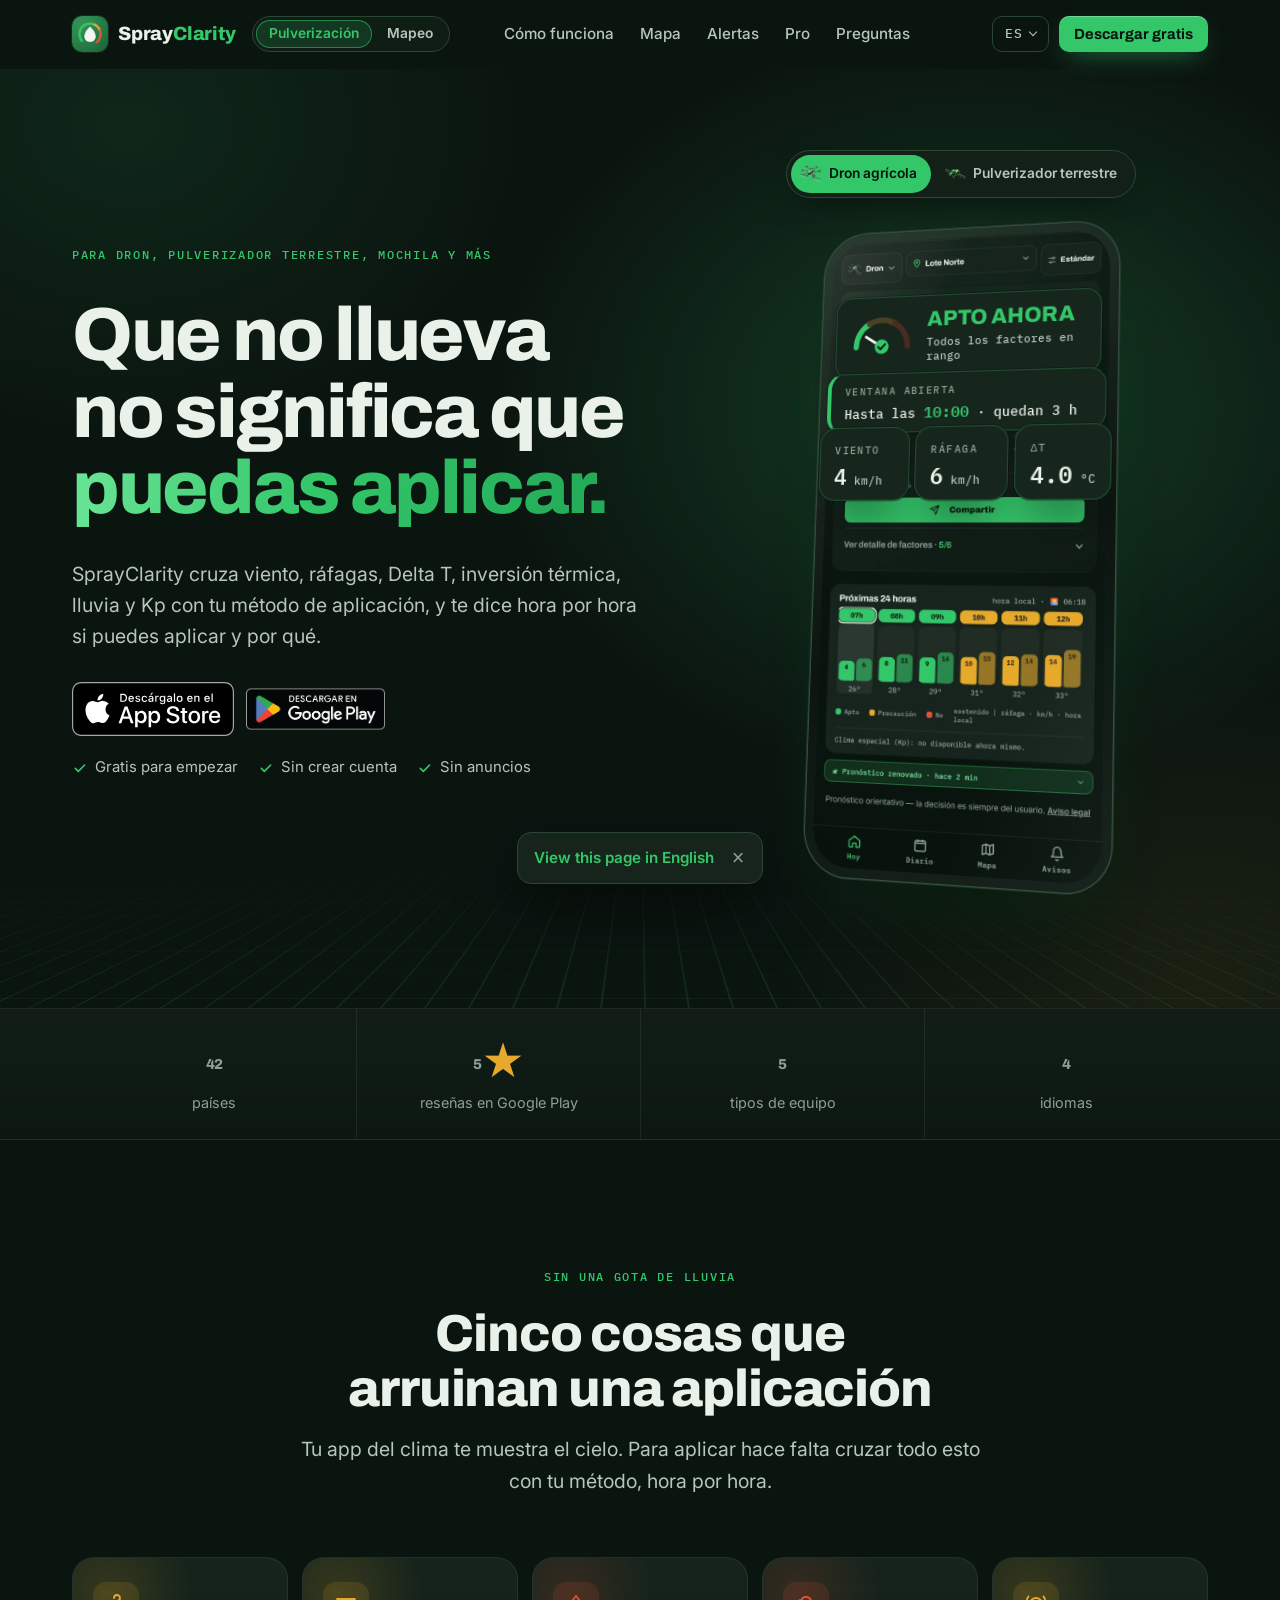
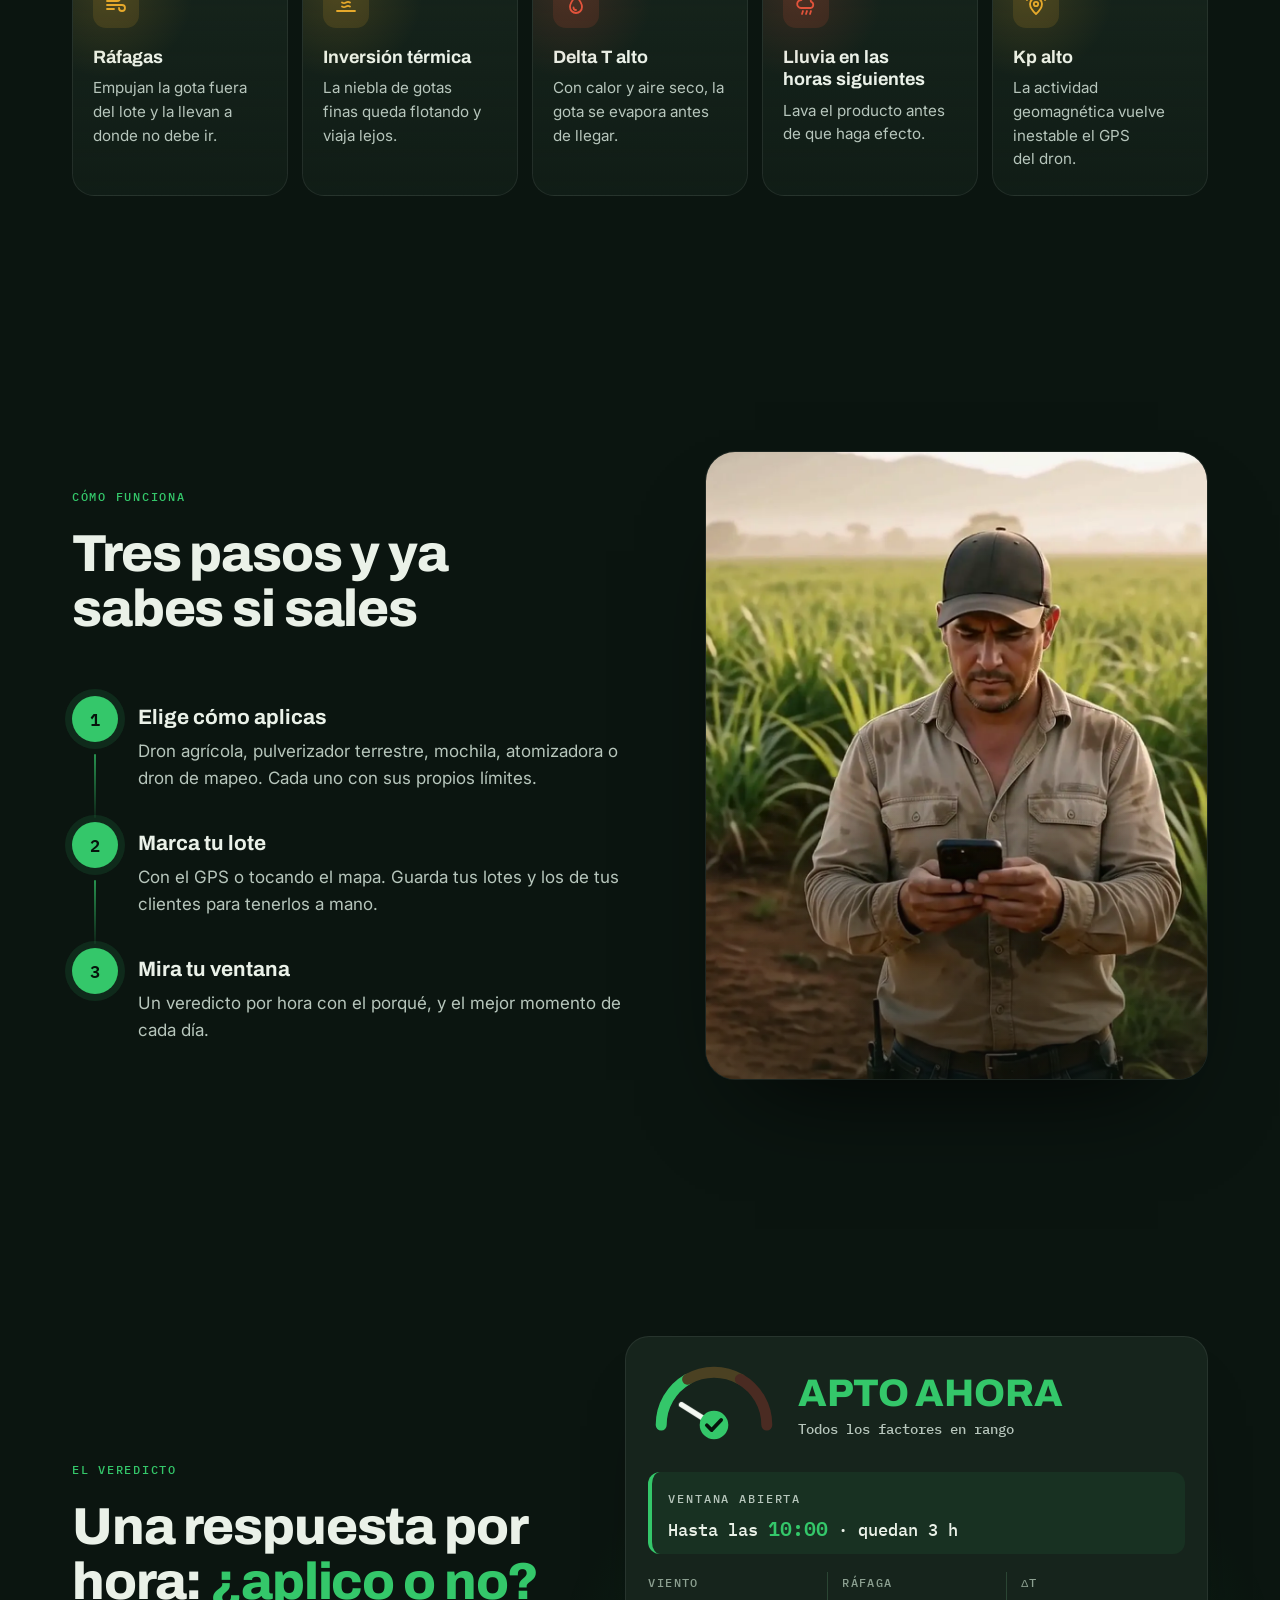
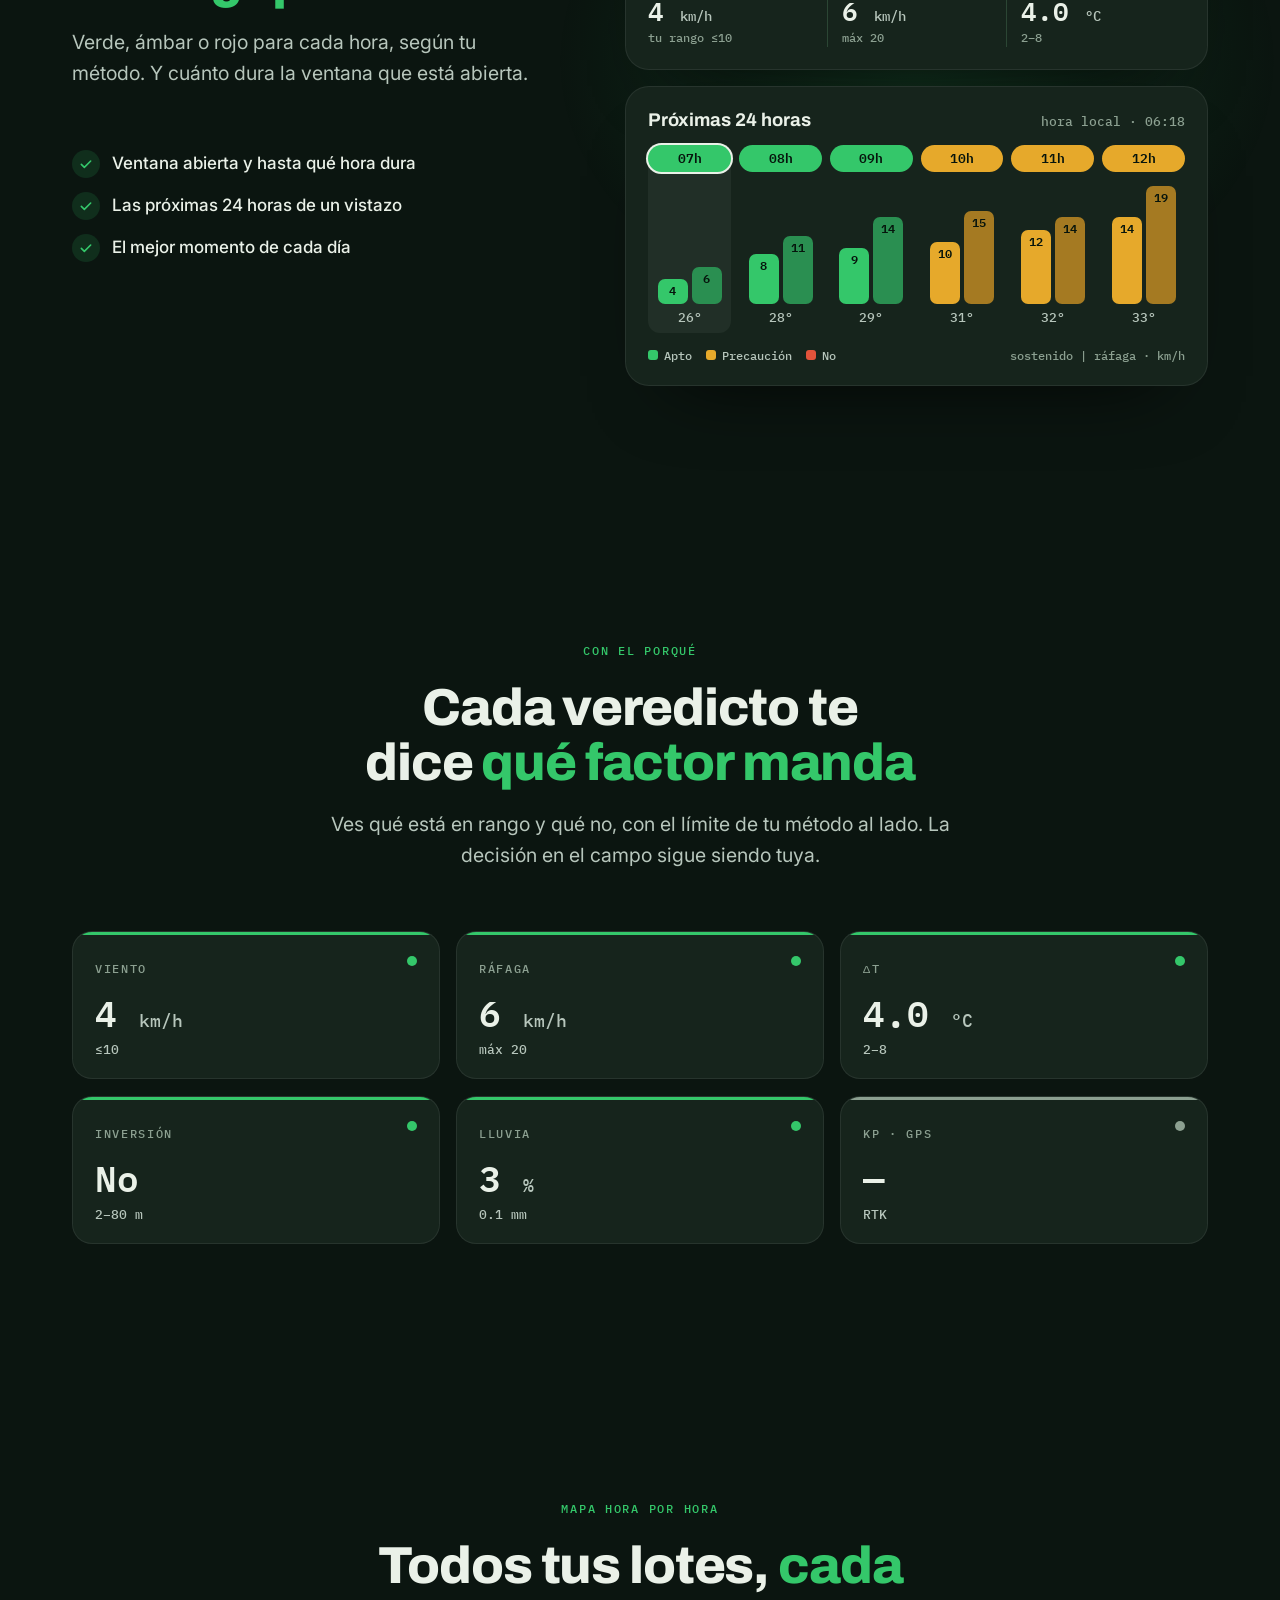
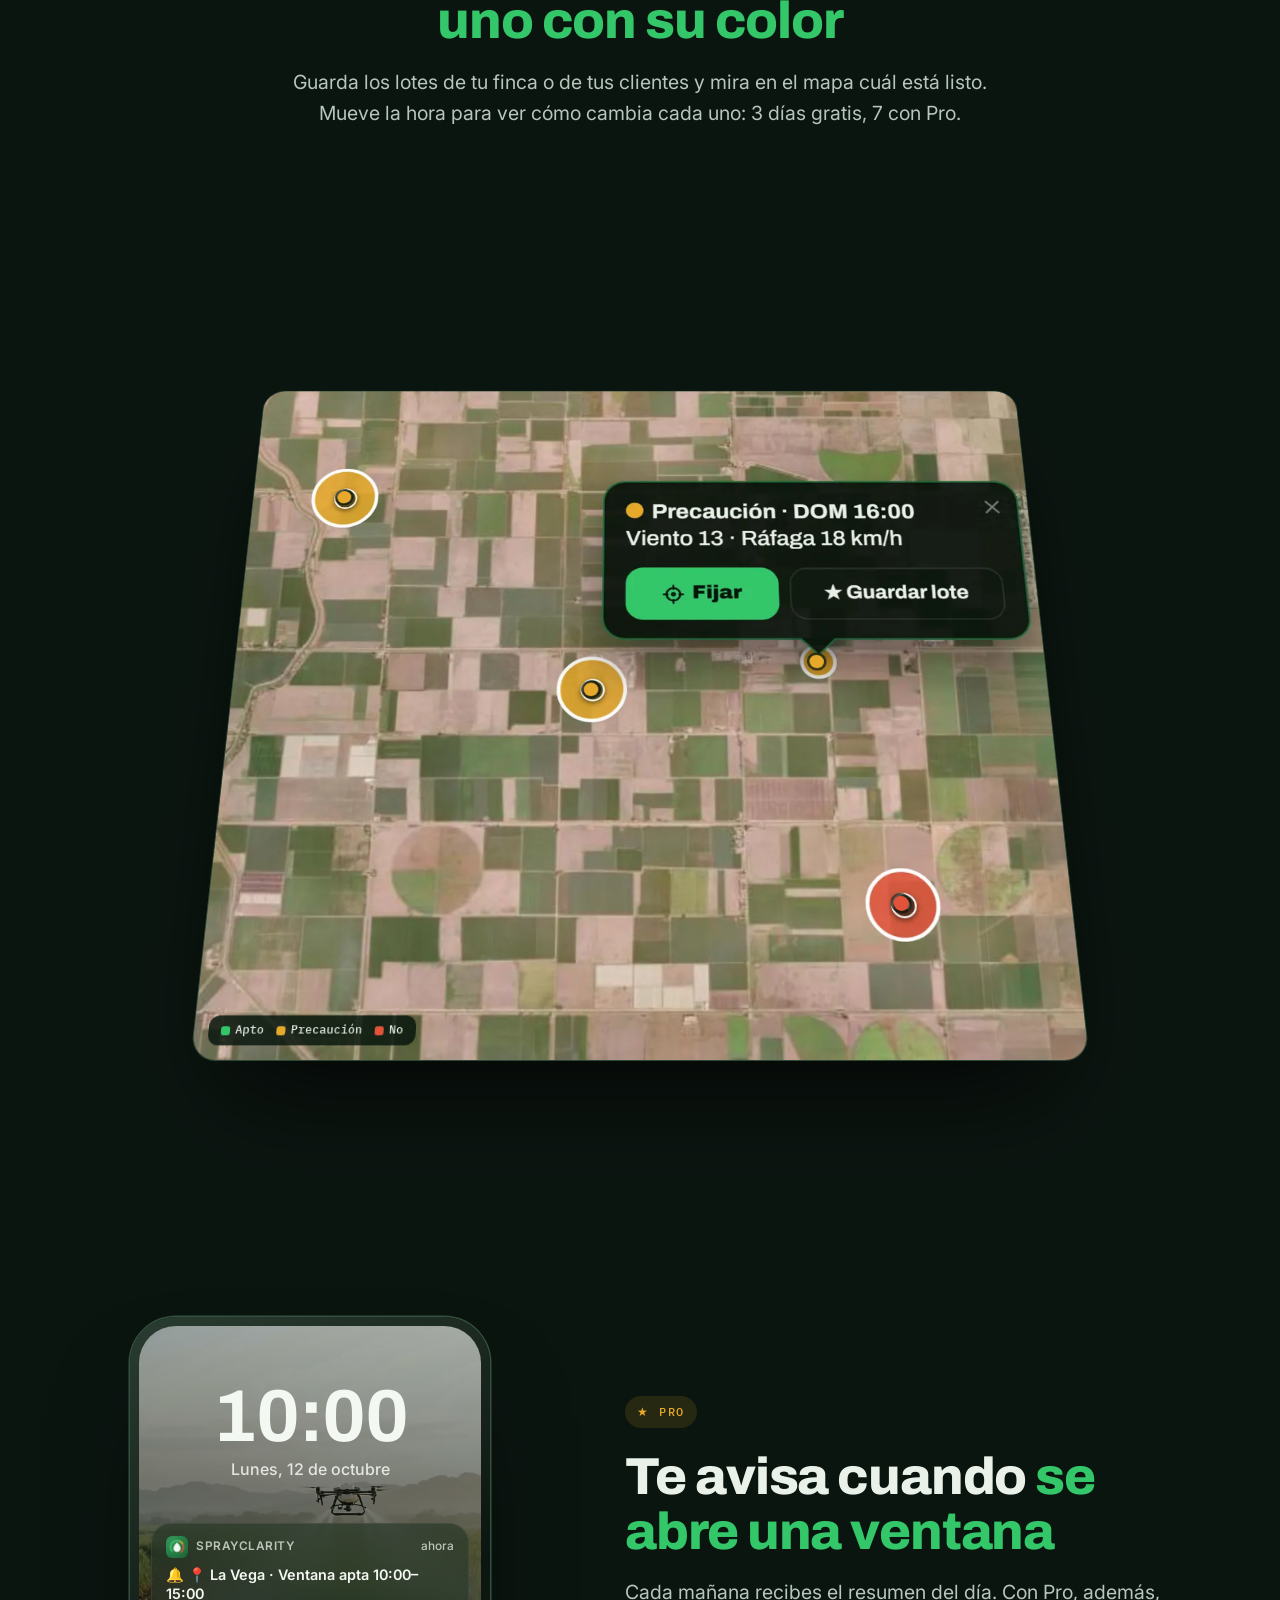
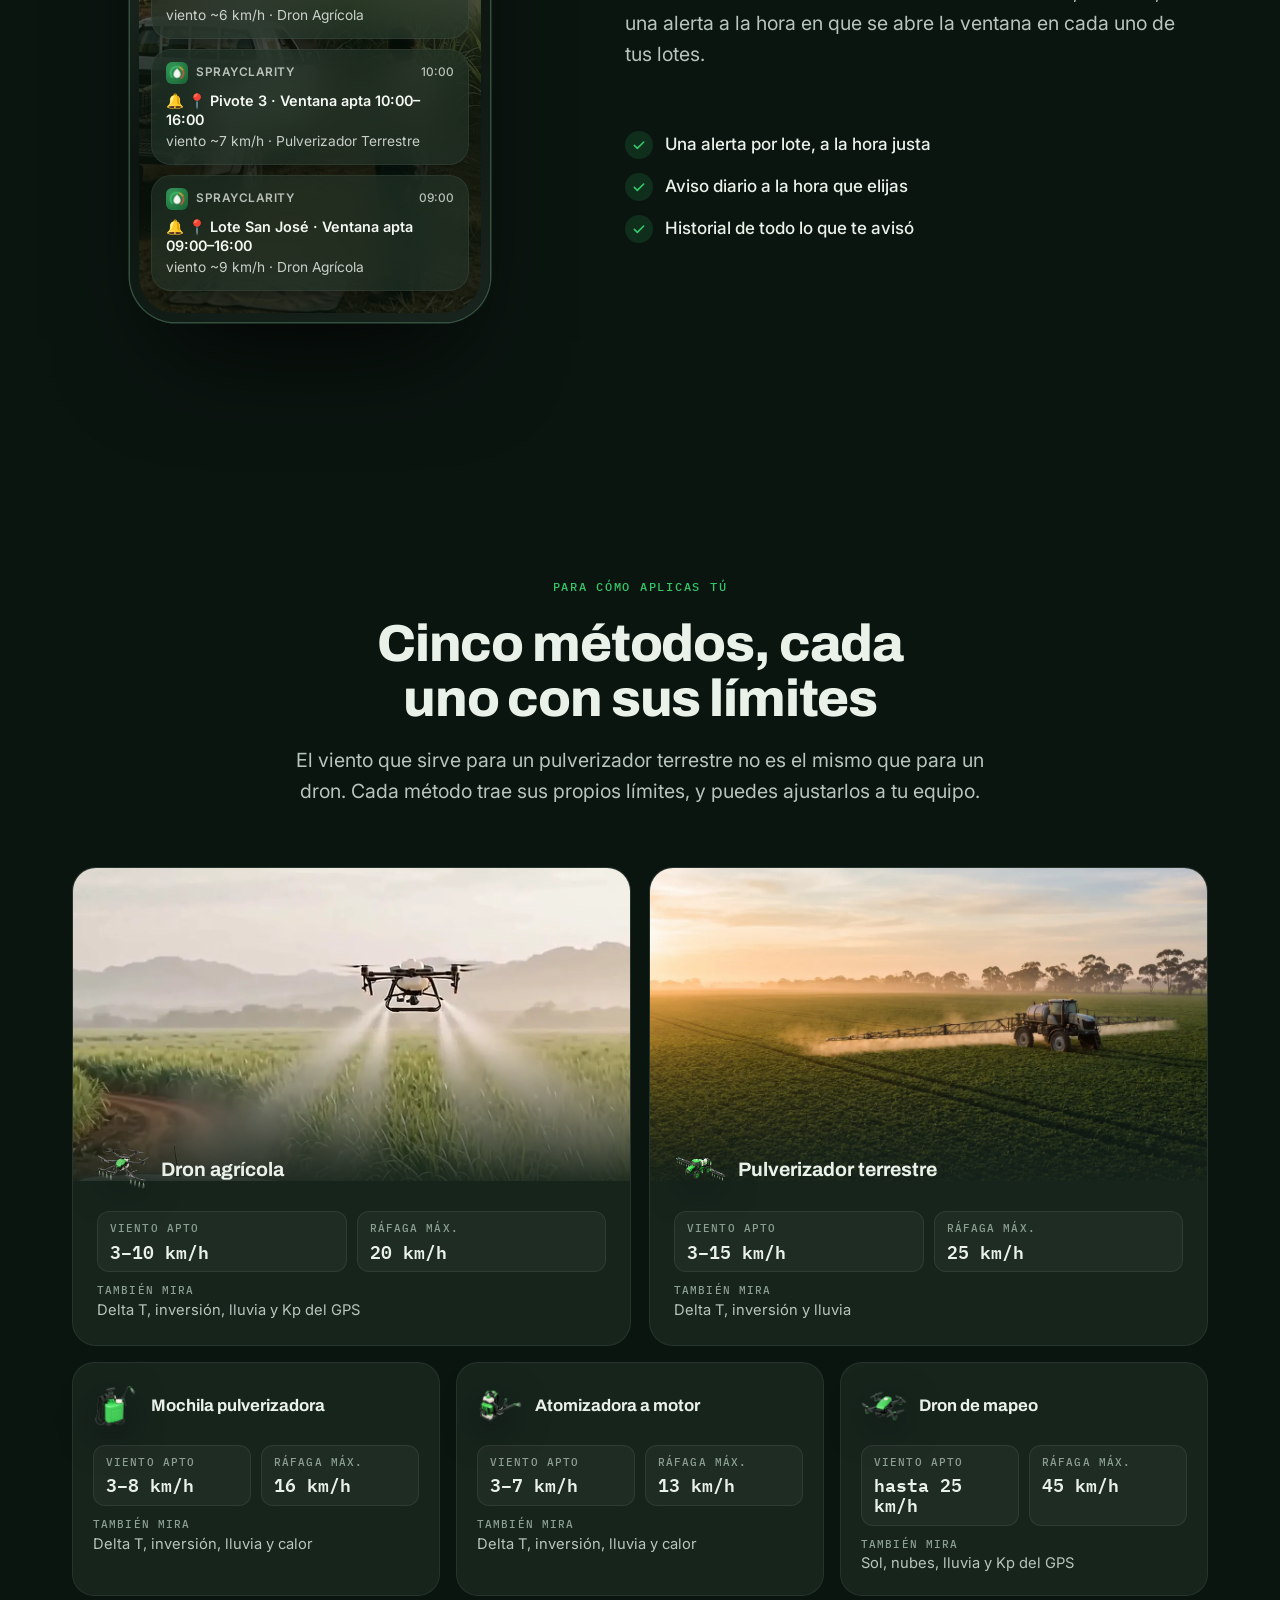
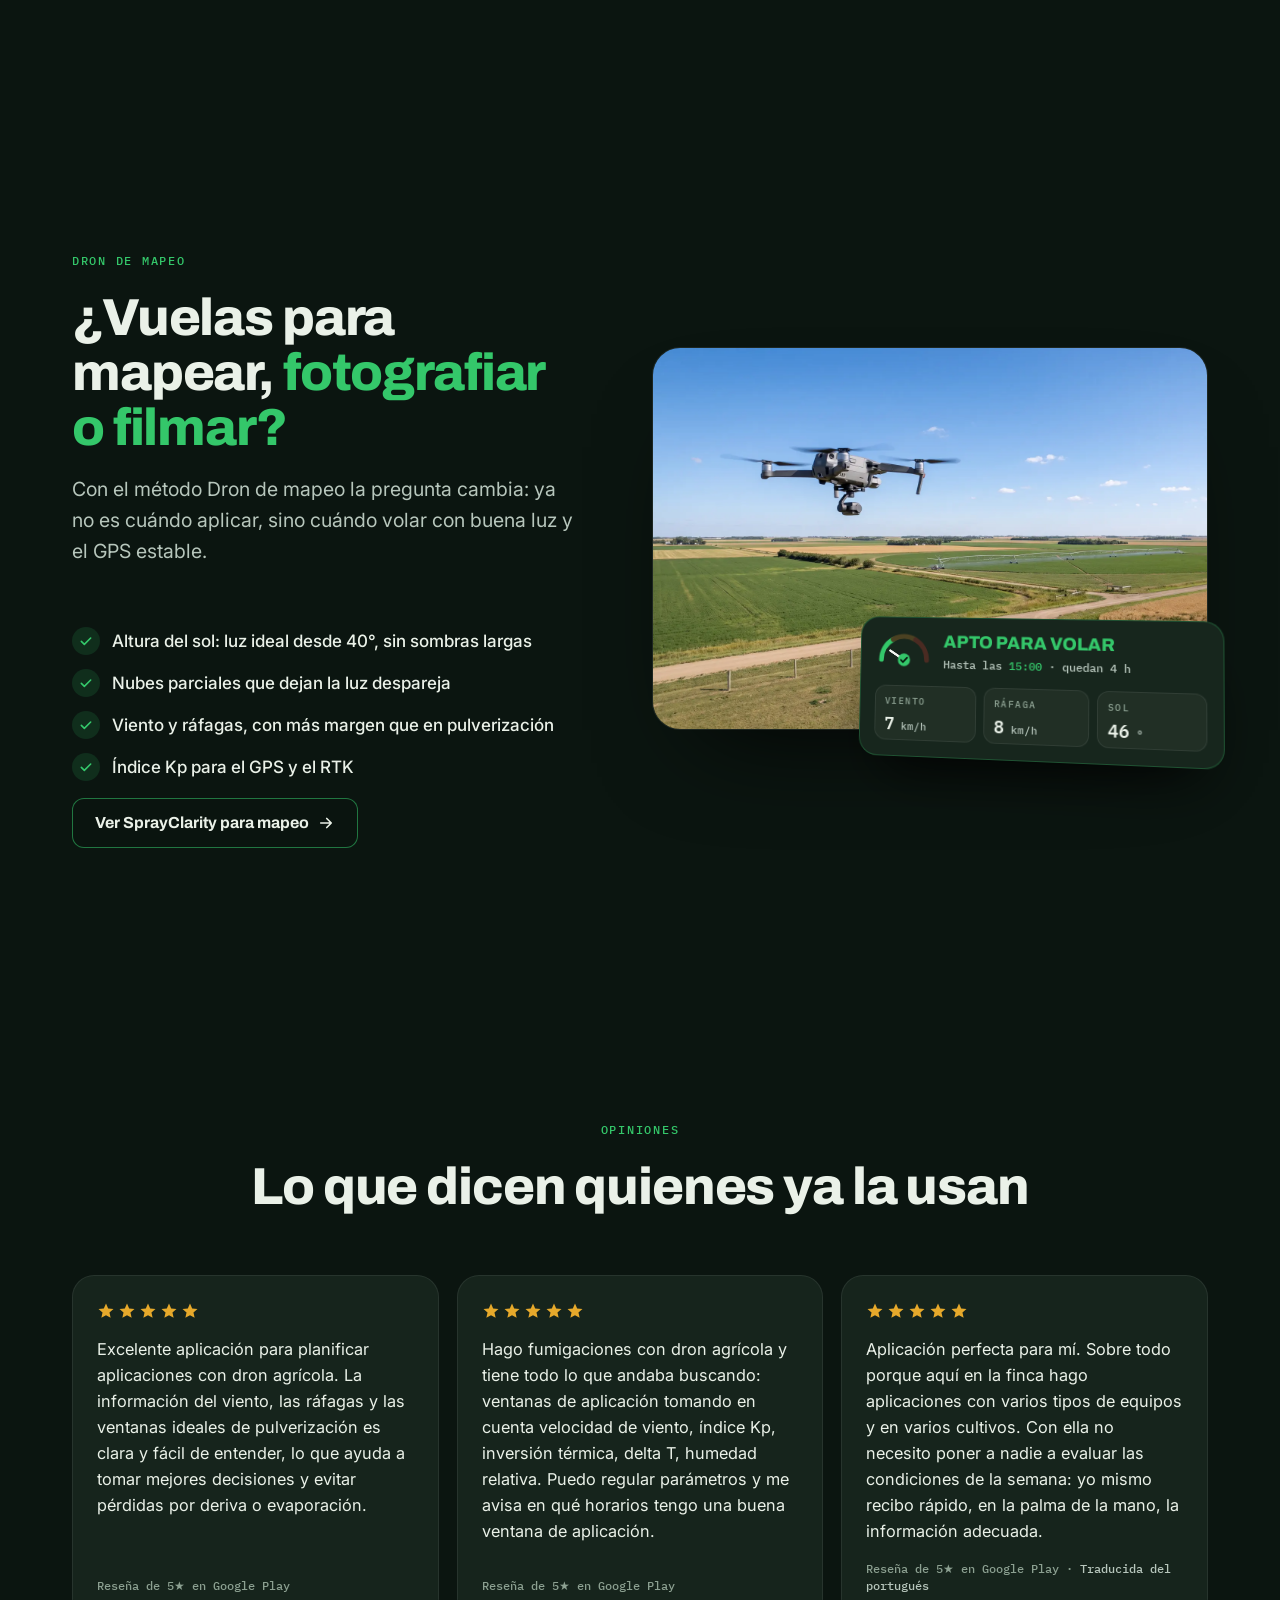
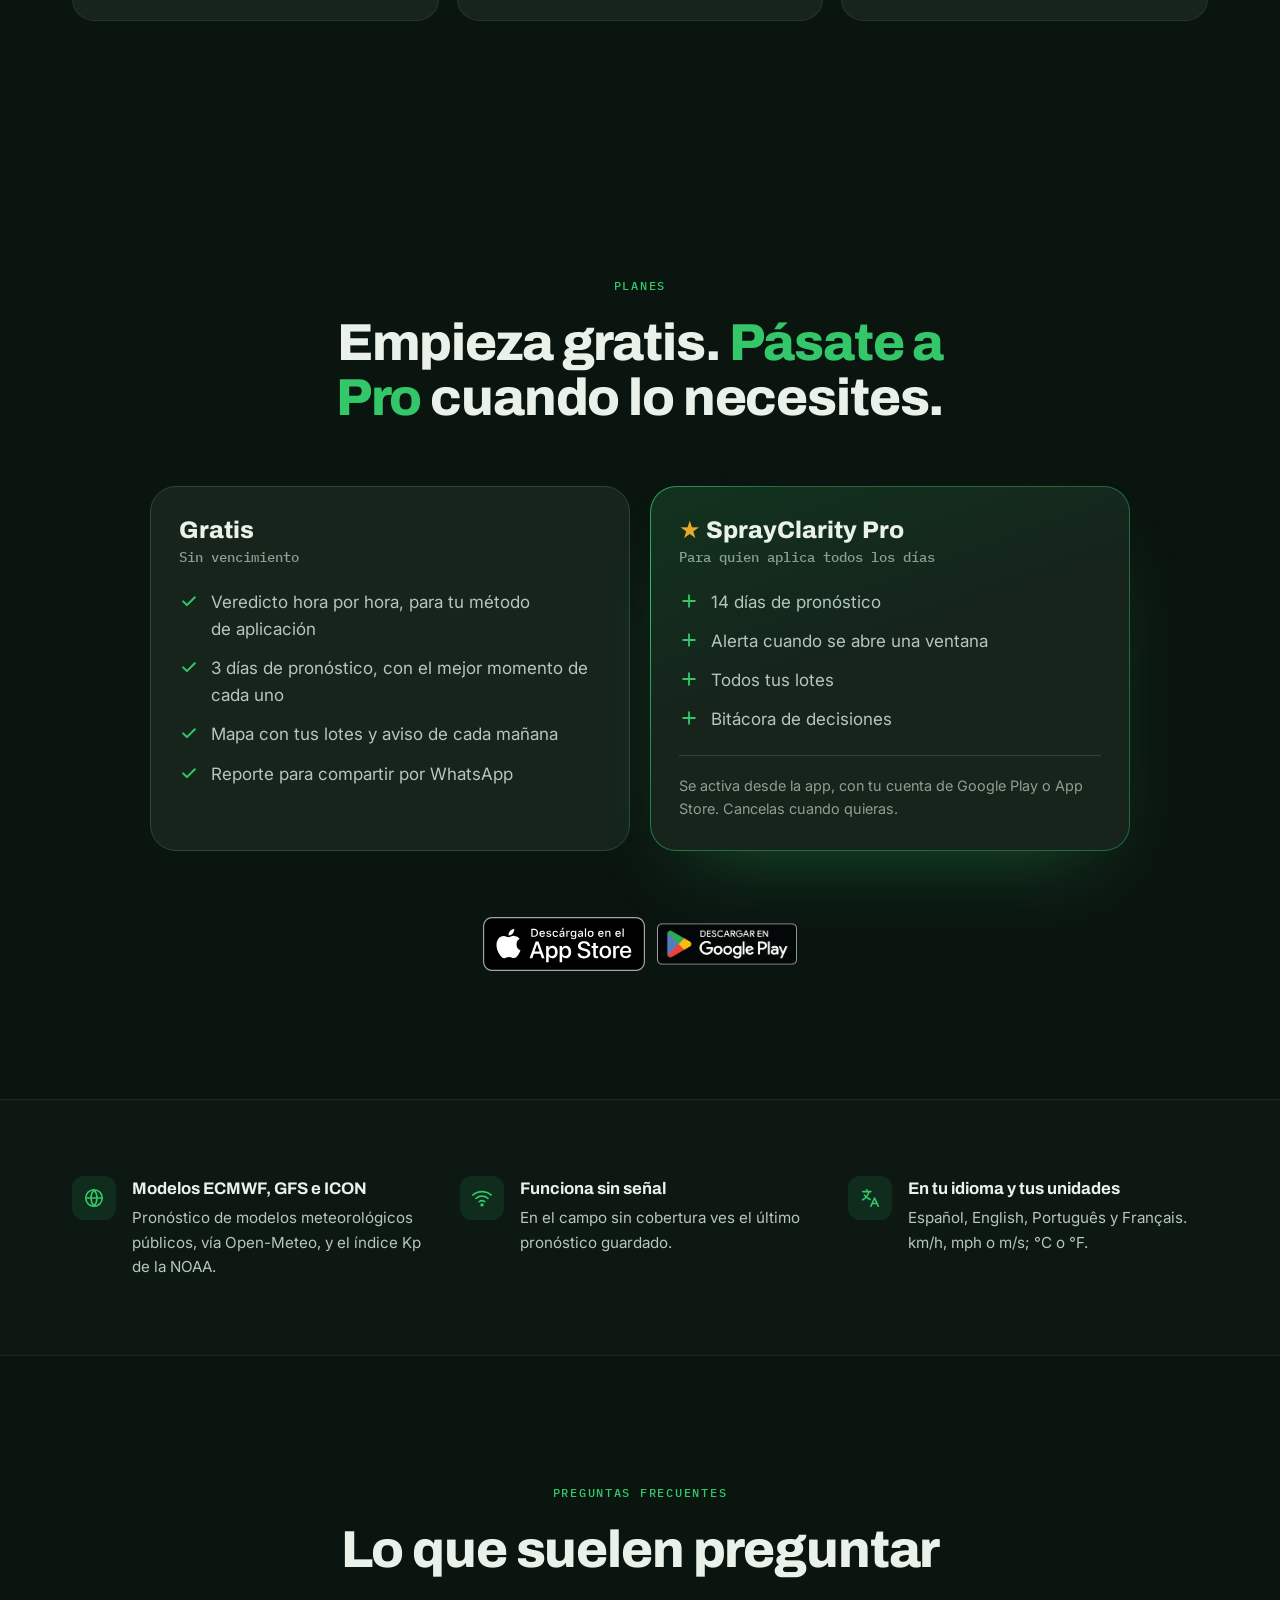
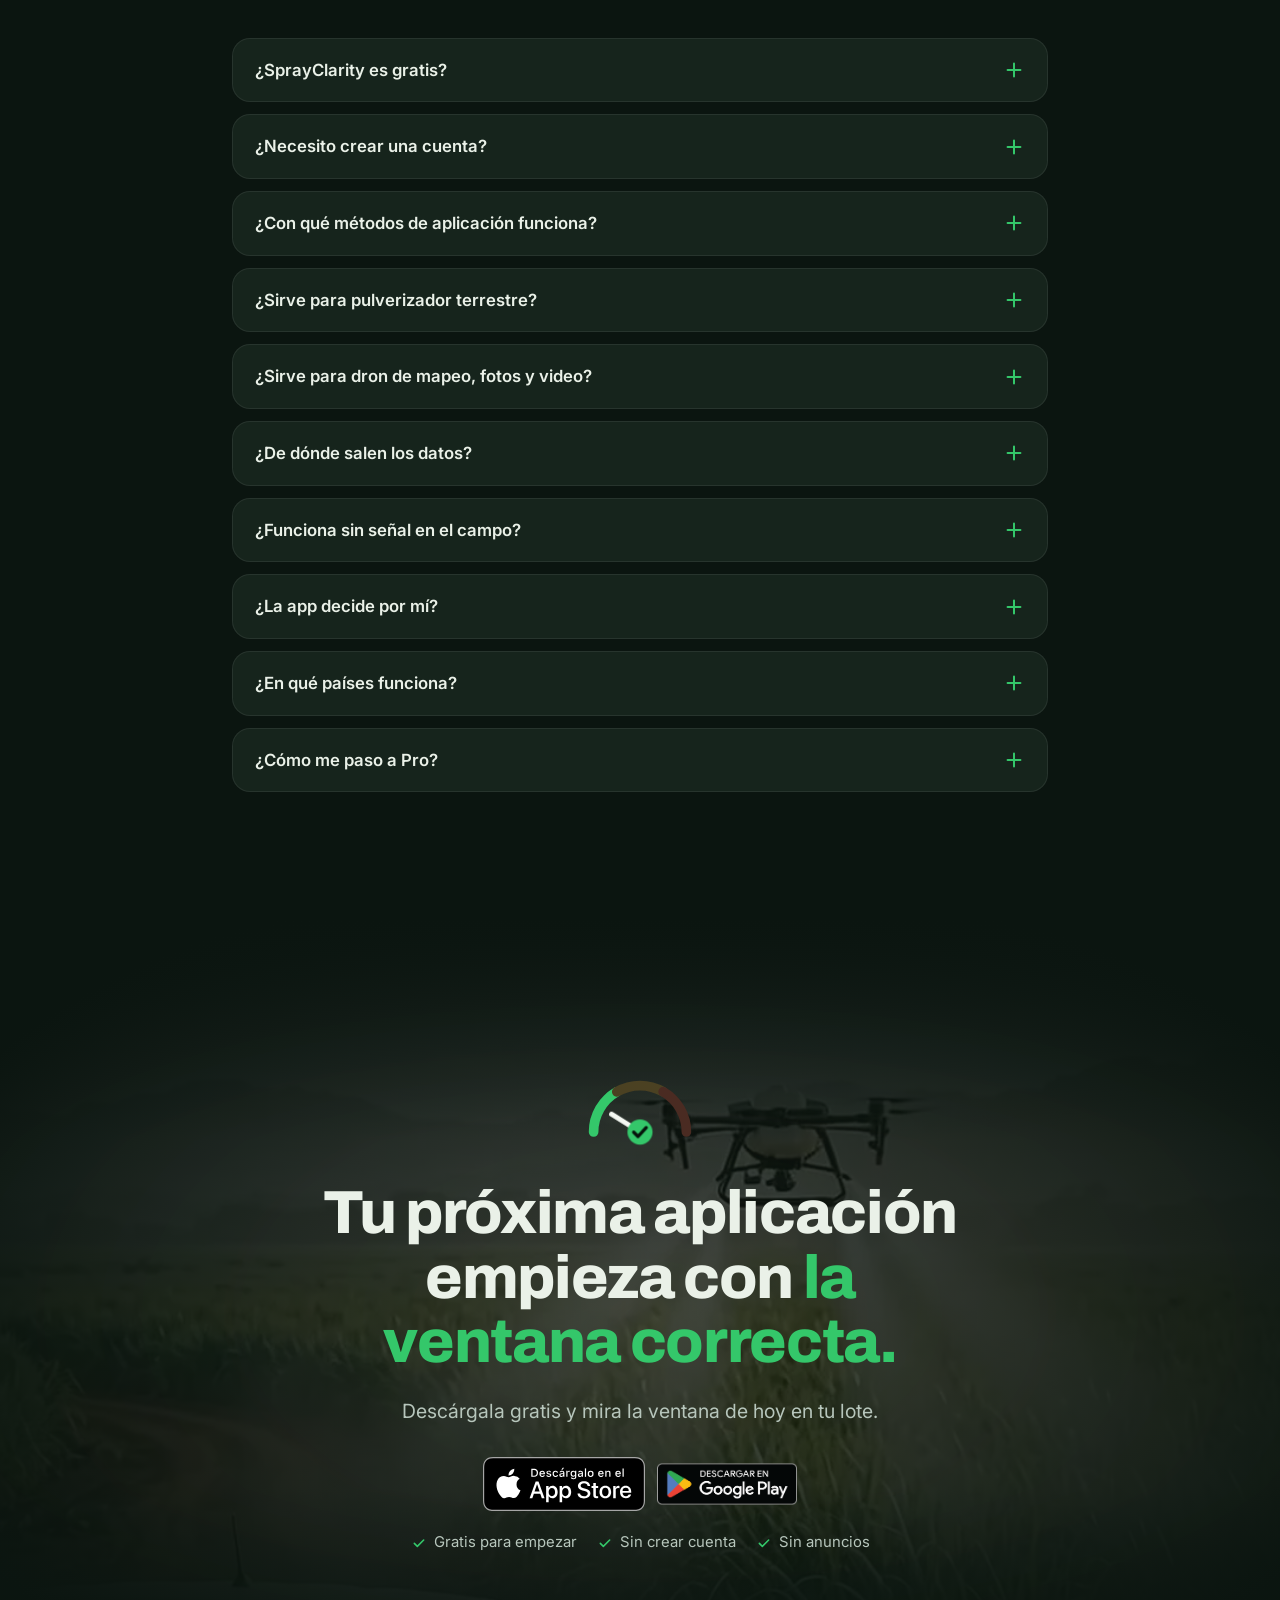
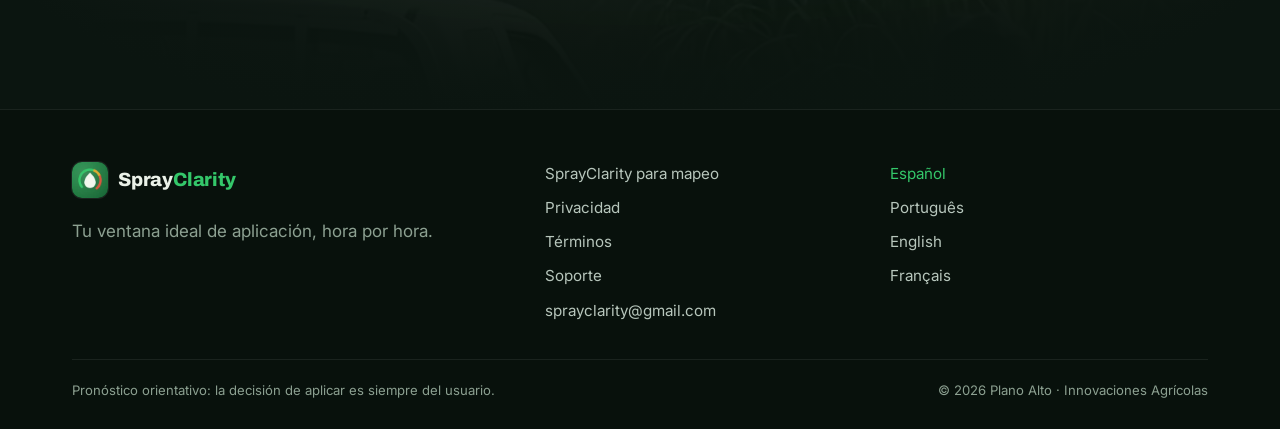
<file: index.html>
<!doctype html>
<html lang="es">
<head>
<meta charset="utf-8">
<meta name="viewport" content="width=device-width,initial-scale=1,viewport-fit=cover">
<title>SprayClarity · Tu ventana ideal de aplicación, hora por hora</title>
<meta name="description" content="Que no llueva no significa que puedas aplicar. SprayClarity cruza viento, ráfagas, Delta T, inversión térmica, lluvia y Kp con tu método y te dice, hora por hora, cuándo aplicar. Gratis en Android y iPhone.">
<link rel="canonical" href="https://sprayclarity.com/">
<link rel="alternate" hreflang="es" href="https://sprayclarity.com/"><link rel="alternate" hreflang="pt-BR" href="https://sprayclarity.com/pt/"><link rel="alternate" hreflang="en" href="https://sprayclarity.com/en/"><link rel="alternate" hreflang="fr" href="https://sprayclarity.com/fr/"><link rel="alternate" hreflang="x-default" href="https://sprayclarity.com/">
<meta property="og:type" content="website"><meta property="og:site_name" content="SprayClarity"><meta property="og:locale" content="es_LA">
<meta property="og:title" content="Que no llueva no significa que puedas aplicar"><meta property="og:description" content="Un veredicto por hora para dron, pulverizador terrestre, mochila y más. Gratis, sin crear cuenta.">
<meta property="og:url" content="https://sprayclarity.com/"><meta property="og:image" content="https://sprayclarity.com/assets/landing/og-es.jpg"><meta property="og:image:width" content="1200"><meta property="og:image:height" content="630">
<meta name="twitter:card" content="summary_large_image"><meta name="twitter:title" content="Que no llueva no significa que puedas aplicar"><meta name="twitter:description" content="Un veredicto por hora para dron, pulverizador terrestre, mochila y más. Gratis, sin crear cuenta."><meta name="twitter:image" content="https://sprayclarity.com/assets/landing/og-es.jpg">
<meta name="theme-color" content="#0B1510"><meta name="color-scheme" content="dark">
<link rel="icon" type="image/png" sizes="192x192" href="/assets/landing/img/icon-192.png"><link rel="apple-touch-icon" href="/assets/landing/img/icon-180.png">
<link rel="preconnect" href="https://fonts.googleapis.com"><link rel="preconnect" href="https://fonts.gstatic.com" crossorigin>
<link rel="stylesheet" href="https://fonts.googleapis.com/css2?family=Archivo:wght@700;800&family=IBM+Plex+Mono:wght@500;600&family=Inter:wght@400;500;600&display=swap">
<link rel="preload" as="image" href="/assets/landing/img/hoy-es.webp" type="image/webp">
<link rel="stylesheet" href="/assets/landing/landing.css?v=6">
<script>/* enlaces viejos a la política (antes era la portada), también las URL de borrado de datos de las tiendas */if(/^#(es|eliminar-datos|en|data-deletion|pt|excluir-dados|fr|suppression-donnees)$/.test(location.hash))location.replace("/privacidad/"+location.hash);</script>
<script type="application/ld+json">{"@context":"https://schema.org","@type":"SoftwareApplication","name":"SprayClarity","operatingSystem":"Android, iOS","applicationCategory":"UtilitiesApplication","description":"Que no llueva no significa que puedas aplicar. SprayClarity cruza viento, ráfagas, Delta T, inversión térmica, lluvia y Kp con tu método y te dice, hora por hora, cuándo aplicar. Gratis en Android y iPhone.","url":"https://sprayclarity.com/","inLanguage":"es","image":"https://sprayclarity.com/assets/landing/og-es.jpg","publisher":{"@type":"Organization","name":"Plano Alto"},"downloadUrl":["https://play.google.com/store/apps/details?id=com.planoalto.sprayclarity","https://apps.apple.com/app/id6804949973"]}</script>
<script>window.SC={"lang":"es","founder":"Precio de fundador hasta el {d}","locale":"es","sug":{"es":{"url":"/","msg":"Ver esta página en español"},"pt":{"url":"/pt/","msg":"Ver esta página em português"},"en":{"url":"/en/","msg":"View this page in English"},"fr":{"url":"/fr/","msg":"Voir cette page en français"}}};document.documentElement.classList.add('js');setTimeout(function(){if(!window.SCok)document.documentElement.classList.remove('js')},3500);</script>
</head>
<body>
<a class="skip" href="#main">Saltar al contenido</a>
<header class="nav" data-nav>
  <div class="wrap navin">
    <a class="brand" href="/" aria-label="SprayClarity"><img src="/assets/landing/img/icon-96.webp" width="36" height="36" alt=""><span>Spray<b>Clarity</b></span></a>
    <nav class="modo m-nav" aria-label="Pulverización o mapeo"><a href="/" aria-current="page">Pulverización</a><a href="/mapeo/">Mapeo</a></nav>
    <nav class="links"><a href="#como">Cómo funciona</a><a href="#mapa">Mapa</a><a href="#alertas">Alertas</a><a href="#pro">Pro</a><a href="#preguntas">Preguntas</a></nav>
    <div class="navr">
      <details class="langs"><summary aria-label="Idioma">ES</summary><div class="langs-m"><a href="/" hreflang="es" lang="es" aria-current="page">Español</a><a href="/pt/" hreflang="pt-BR" lang="pt-BR">Português</a><a href="/en/" hreflang="en" lang="en">English</a><a href="/fr/" hreflang="fr" lang="fr">Français</a></div></details>
      <a class="btn sm" href="#descargar" data-cta>Descargar gratis</a>
    </div>
  </div>
</header>
<div class="sug" data-sug hidden><span></span><a href="#"></a><button type="button" aria-label="×">×</button></div>
<main id="main">

<section class="hero">
  <div class="aurora" aria-hidden="true"></div>
  <div class="field" aria-hidden="true"><i></i></div>
  <div class="wrap hero-g">
    <div class="hero-t">
      <nav class="modo m-hero" aria-label="Pulverización o mapeo"><a href="/" aria-current="page">Pulverización</a><a href="/mapeo/">Mapeo</a></nav>
      <p class="eyebrow" data-anim>Para dron, pulverizador terrestre, mochila y más</p>
      <h1 data-anim style="--i:1">Que no llueva no significa que <em>puedas aplicar.</em></h1>
      <p class="lead" data-anim style="--i:2">SprayClarity cruza viento, ráfagas, Delta T, inversión térmica, lluvia y Kp con tu método de aplicación, y te dice hora por hora si puedes aplicar y por qué.</p>
      <div data-anim style="--i:3"><div class="badges hero-b"><a href="https://apps.apple.com/app/id6804949973" rel="noopener" data-store="ios"><img src="/assets/landing/img/badges/app-store_es-mx.svg" alt="Descárgalo en el App Store" width="162" height="54"></a><a href="https://play.google.com/store/apps/details?id=com.planoalto.sprayclarity&amp;referrer=utm_source%3Dsitio-es" rel="noopener" data-store="android"><img src="/assets/landing/img/badges/google-play_es-419.png" alt="Disponible en Google Play" width="140" height="54"></a></div></div>
      <ul class="micro" data-anim style="--i:4"><li><svg viewBox="0 0 24 24" fill="none" stroke="currentColor" stroke-width="2.4" stroke-linecap="round" stroke-linejoin="round"><path d="M5 12.5l4.5 4.5L19 7.5"/></svg>Gratis para empezar</li><li><svg viewBox="0 0 24 24" fill="none" stroke="currentColor" stroke-width="2.4" stroke-linecap="round" stroke-linejoin="round"><path d="M5 12.5l4.5 4.5L19 7.5"/></svg>Sin crear cuenta</li><li><svg viewBox="0 0 24 24" fill="none" stroke="currentColor" stroke-width="2.4" stroke-linecap="round" stroke-linejoin="round"><path d="M5 12.5l4.5 4.5L19 7.5"/></svg>Sin anuncios</li></ul>
    </div>
    <div class="scene" data-scene>
      <div class="mtabs" role="tablist" aria-label="Método"><button type="button" role="tab" id="tab-dron" aria-controls="rig-dron" aria-selected="true" data-tab="dron"><img src="/assets/landing/img/m-dron.webp" width="22" height="22" alt="">Dron agrícola</button><button type="button" role="tab" id="tab-terrestre" aria-controls="rig-terrestre" aria-selected="false" data-tab="terrestre"><img src="/assets/landing/img/m-terrestre.webp" width="22" height="22" alt="">Pulverizador terrestre</button></div>
      <div class="rigs">
      <div class="rig on play" data-m="dron" id="rig-dron" role="tabpanel" aria-labelledby="tab-dron">
        <figure class="device"><img src="/assets/landing/img/hoy-es.webp" width="720" height="1564" alt="Pantalla Hoy de SprayClarity: apto ahora, ventana abierta hasta las 10:00" fetchpriority="high"></figure>
        <div class="chip c-verdict"><svg class="gauge mini" viewBox="0 0 120 86" aria-hidden="true"><path class="arc g" d="M12 60A48 48 0 0 1 36 18.4"/><path class="arc a" d="M36 18.4A48 48 0 0 1 84 18.4"/><path class="arc r" d="M84 18.4A48 48 0 0 1 108 60"/><g class="needle"><line x1="60" y1="60" x2="30.5" y2="41.5"/></g><circle class="hub" cx="60" cy="60" r="13"/><path class="tick" d="M53.5 60.2l4.4 4.4 8.6-9.2"/></svg><div><b>APTO AHORA</b><span>Todos los factores en rango</span></div></div>
        <div class="chip c-win"><span class="mono">VENTANA ABIERTA</span><p>Hasta las <b>10:00</b> · quedan 3 h</p></div>
        <div class="chip c-f c-f1"><span class="mono">VIENTO</span><b>4<small> km/h</small></b></div><div class="chip c-f c-f2"><span class="mono">RÁFAGA</span><b>6<small> km/h</small></b></div><div class="chip c-f c-f3"><span class="mono">ΔT</span><b>4.0<small> °C</small></b></div>
      </div>
      <div class="rig" data-m="terrestre" id="rig-terrestre" role="tabpanel" aria-labelledby="tab-terrestre" aria-hidden="true" style="--oy:3.87%">
        <figure class="device"><img src="/assets/landing/img/hoy-es-terrestre.webp" width="720" height="1564" alt="Pantalla Hoy de SprayClarity con pulverizador terrestre: apto ahora, ventana abierta hasta las 09:00" fetchpriority="low"></figure>
        <div class="chip c-verdict"><svg class="gauge mini" viewBox="0 0 120 86" aria-hidden="true"><path class="arc g" d="M12 60A48 48 0 0 1 36 18.4"/><path class="arc a" d="M36 18.4A48 48 0 0 1 84 18.4"/><path class="arc r" d="M84 18.4A48 48 0 0 1 108 60"/><g class="needle"><line x1="60" y1="60" x2="30.5" y2="41.5"/></g><circle class="hub" cx="60" cy="60" r="13"/><path class="tick" d="M53.5 60.2l4.4 4.4 8.6-9.2"/></svg><div><b>APTO AHORA</b><span>Todos los factores en rango</span></div></div>
        <div class="chip c-win"><span class="mono">VENTANA ABIERTA</span><p>Hasta las <b>09:00</b> · quedan 3 h</p></div>
        <div class="chip c-f c-f1"><span class="mono">VIENTO</span><b>6<small> km/h</small></b></div><div class="chip c-f c-f2"><span class="mono">RÁFAGA</span><b>11<small> km/h</small></b></div><div class="chip c-f c-f3"><span class="mono">ΔT</span><b>6.3<small> °C</small></b></div>
      </div>
      </div>
    </div>
  </div>
</section>

<section class="proof">
  <div class="wrap proof-g"><div class="pf" data-anim style="--i:0"><b data-count="42">42</b><span>países</span></div><div class="pf" data-anim style="--i:1"><b data-count="5★">5★</b><span>reseñas en Google Play</span></div><div class="pf" data-anim style="--i:2"><b data-count="5">5</b><span>tipos de equipo</span></div><div class="pf" data-anim style="--i:3"><b data-count="4">4</b><span>idiomas</span></div></div>
</section>
<section class="sec prob" id="problema">
  <div class="wrap">
    <div class="sh" data-anim><p class="eyebrow">Sin una gota de lluvia</p><h2>Cinco cosas que arruinan una aplicación</h2><p class="lead">Tu app del clima te muestra el cielo. Para aplicar hace falta cruzar todo esto con tu método, hora por hora.</p></div>
    <div class="kgrid"><article class="kc k-rafaga" data-anim style="--i:0" data-tilt><span class="ki"><svg viewBox="0 0 24 24" fill="none" stroke="currentColor" stroke-width="1.8" stroke-linecap="round"><path d="M3 8h10a3 3 0 1 0-3-3"/><path d="M3 12h15a3 3 0 1 1-3 3"/><path d="M3 16h7"/></svg></span><h3>Ráfagas</h3><p>Empujan la gota fuera del lote y la llevan a donde no debe ir.</p></article><article class="kc k-inversion" data-anim style="--i:1" data-tilt><span class="ki"><svg viewBox="0 0 24 24" fill="none" stroke="currentColor" stroke-width="1.8" stroke-linecap="round" stroke-linejoin="round"><path d="M3 6h18"/><path d="M3 18h18"/><path d="M8 9.5c1.5 1 2.5 1 4 0s2.5-1 4 0"/><path d="M8 13.5c1.5 1 2.5 1 4 0s2.5-1 4 0"/></svg></span><h3>Inversión térmica</h3><p>La niebla de gotas finas queda flotando y viaja lejos.</p></article><article class="kc k-deltat" data-anim style="--i:2" data-tilt><span class="ki"><svg viewBox="0 0 24 24" fill="none" stroke="currentColor" stroke-width="1.8" stroke-linecap="round" stroke-linejoin="round"><path d="M12 3s6 6.5 6 11a6 6 0 0 1-12 0c0-4.5 6-11 6-11z"/><path d="M9.5 14.5a2.5 2.5 0 0 0 2.5 2.5"/></svg></span><h3>Delta T alto</h3><p>Con calor y aire seco, la gota se evapora antes de llegar.</p></article><article class="kc k-lluvia" data-anim style="--i:3" data-tilt><span class="ki"><svg viewBox="0 0 24 24" fill="none" stroke="currentColor" stroke-width="1.8" stroke-linecap="round" stroke-linejoin="round"><path d="M7 15a4 4 0 0 1 .4-8A5 5 0 0 1 17 8.6 3.4 3.4 0 0 1 17 15z"/><path d="M9 18l-1 3"/><path d="M13 18l-1 3"/><path d="M17 18l-1 3"/></svg></span><h3>Lluvia en las horas siguientes</h3><p>Lava el producto antes de que haga efecto.</p></article><article class="kc k-kp" data-anim style="--i:4" data-tilt><span class="ki"><svg viewBox="0 0 24 24" fill="none" stroke="currentColor" stroke-width="1.8" stroke-linecap="round" stroke-linejoin="round"><path d="M12 21s-6-5.4-6-10a6 6 0 0 1 12 0c0 4.6-6 10-6 10z"/><circle cx="12" cy="11" r="2.2"/><path d="M19.5 3.5a5 5 0 0 1 1.5 3.5"/><path d="M4.5 3.5A5 5 0 0 0 3 7"/></svg></span><h3>Kp alto</h3><p>La actividad geomagnética vuelve inestable el GPS del dron.</p></article></div>
  </div>
</section>
<section class="sec como" id="como">
  <div class="wrap como-g">
    <div class="como-t">
      <div class="sh left" data-anim><p class="eyebrow">Cómo funciona</p><h2>Tres pasos y ya sabes si sales</h2></div>
      <ol class="steps"><li data-anim style="--i:0"><span class="sn">1</span><div><h3>Elige cómo aplicas</h3><p>Dron agrícola, pulverizador terrestre, mochila, atomizadora o dron de mapeo. Cada uno con sus propios límites.</p></div></li><li data-anim style="--i:1"><span class="sn">2</span><div><h3>Marca tu lote</h3><p>Con el GPS o tocando el mapa. Guarda tus lotes y los de tus clientes para tenerlos a mano.</p></div></li><li data-anim style="--i:2"><span class="sn">3</span><div><h3>Mira tu ventana</h3><p>Un veredicto por hora con el porqué, y el mejor momento de cada día.</p></div></li></ol>
    </div>
    <figure class="photo" data-anim data-parallax><img src="/assets/landing/img/fono.webp" width="1080" height="1890" alt="" loading="lazy"></figure>
  </div>
</section>

<section class="sec ver" id="veredicto">
  <div class="wrap ver-g">
    <div class="ver-t">
      <div class="sh left" data-anim><p class="eyebrow">El veredicto</p><h2>Una respuesta por hora: <em>¿aplico o no?</em></h2><p class="lead">Verde, ámbar o rojo para cada hora, según tu método. Y cuánto dura la ventana que está abierta.</p></div>
      <ul class="ticks" data-anim style="--i:1"><li><svg viewBox="0 0 24 24" fill="none" stroke="currentColor" stroke-width="2.4" stroke-linecap="round" stroke-linejoin="round"><path d="M5 12.5l4.5 4.5L19 7.5"/></svg>Ventana abierta y hasta qué hora dura</li><li><svg viewBox="0 0 24 24" fill="none" stroke="currentColor" stroke-width="2.4" stroke-linecap="round" stroke-linejoin="round"><path d="M5 12.5l4.5 4.5L19 7.5"/></svg>Las próximas 24 horas de un vistazo</li><li><svg viewBox="0 0 24 24" fill="none" stroke="currentColor" stroke-width="2.4" stroke-linecap="round" stroke-linejoin="round"><path d="M5 12.5l4.5 4.5L19 7.5"/></svg>El mejor momento de cada día</li></ul>
    </div>
    <div class="ver-v"><div class="vcard" data-anim><div class="vtop"><svg class="gauge big" viewBox="0 0 120 86" aria-hidden="true"><path class="arc g" d="M12 60A48 48 0 0 1 36 18.4"/><path class="arc a" d="M36 18.4A48 48 0 0 1 84 18.4"/><path class="arc r" d="M84 18.4A48 48 0 0 1 108 60"/><g class="needle"><line x1="60" y1="60" x2="30.5" y2="41.5"/></g><circle class="hub" cx="60" cy="60" r="13"/><path class="tick" d="M53.5 60.2l4.4 4.4 8.6-9.2"/></svg><div><b class="vbig">APTO AHORA</b><span class="vall">Todos los factores en rango</span></div></div><div class="vwin"><span class="mono">VENTANA ABIERTA</span><p>Hasta las <b>10:00</b> · quedan 3 h</p></div><div class="vf"><div><span class="mono">VIENTO</span><b>4 <small>km/h</small></b><span class="rg">tu rango ≤10</span></div><div><span class="mono">RÁFAGA</span><b>6 <small>km/h</small></b><span class="rg">máx 20</span></div><div><span class="mono">ΔT</span><b>4.0 <small>°C</small></b><span class="rg">2–8</span></div></div></div><div class="strip" data-anim><div class="strip-h"><b>Próximas 24 horas</b><span>hora local · 06:18</span></div><div class="strip-cols"><div class="col g now" style="--i:0"><span class="hr">07h</span><div class="bars"><i class="sus" style="--h:0.200"><em>4</em></i><i class="gus" style="--h:0.300"><em>6</em></i></div><span class="tmp">26°</span></div><div class="col g" style="--i:1"><span class="hr">08h</span><div class="bars"><i class="sus" style="--h:0.400"><em>8</em></i><i class="gus" style="--h:0.550"><em>11</em></i></div><span class="tmp">28°</span></div><div class="col g" style="--i:2"><span class="hr">09h</span><div class="bars"><i class="sus" style="--h:0.450"><em>9</em></i><i class="gus" style="--h:0.700"><em>14</em></i></div><span class="tmp">29°</span></div><div class="col a" style="--i:3"><span class="hr">10h</span><div class="bars"><i class="sus" style="--h:0.500"><em>10</em></i><i class="gus" style="--h:0.750"><em>15</em></i></div><span class="tmp">31°</span></div><div class="col a" style="--i:4"><span class="hr">11h</span><div class="bars"><i class="sus" style="--h:0.600"><em>12</em></i><i class="gus" style="--h:0.700"><em>14</em></i></div><span class="tmp">32°</span></div><div class="col a" style="--i:5"><span class="hr">12h</span><div class="bars"><i class="sus" style="--h:0.700"><em>14</em></i><i class="gus" style="--h:0.950"><em>19</em></i></div><span class="tmp">33°</span></div></div><div class="strip-leg"><span class="lg g">Apto</span><span class="lg a">Precaución</span><span class="lg r">No</span><span class="note">sostenido | ráfaga · km/h</span></div></div></div>
  </div>
</section>

<section class="sec porque" id="porque">
  <div class="wrap">
    <div class="sh" data-anim><p class="eyebrow">Con el porqué</p><h2>Cada veredicto te dice <em>qué factor manda</em></h2><p class="lead">Ves qué está en rango y qué no, con el límite de tu método al lado. La decisión en el campo sigue siendo tuya.</p></div>
    <div class="fgrid"><div class="fc g" data-anim style="--i:0" data-tilt><span class="fk mono">VIENTO</span><i class="dot"></i><b class="fv">4 <small>km/h</small></b><span class="fr">≤10</span></div><div class="fc g" data-anim style="--i:1" data-tilt><span class="fk mono">RÁFAGA</span><i class="dot"></i><b class="fv">6 <small>km/h</small></b><span class="fr">máx 20</span></div><div class="fc g" data-anim style="--i:2" data-tilt><span class="fk mono">ΔT</span><i class="dot"></i><b class="fv">4.0 <small>°C</small></b><span class="fr">2–8</span></div><div class="fc g" data-anim style="--i:3" data-tilt><span class="fk mono">INVERSIÓN</span><i class="dot"></i><b class="fv">No</b><span class="fr">2–80 m</span></div><div class="fc g" data-anim style="--i:4" data-tilt><span class="fk mono">LLUVIA</span><i class="dot"></i><b class="fv">3 <small>%</small></b><span class="fr">0.1 mm</span></div><div class="fc x" data-anim style="--i:5" data-tilt><span class="fk mono">KP · GPS</span><i class="dot"></i><b class="fv">—</b><span class="fr">RTK</span></div></div>
  </div>
</section>

<section class="sec mapa" id="mapa">
  <div class="wrap">
    <div class="sh" data-anim><p class="eyebrow">Mapa hora por hora</p><h2>Todos tus lotes, <em>cada uno con su color</em></h2><p class="lead">Guarda los lotes de tu finca o de tus clientes y mira en el mapa cuál está listo. Mueve la hora para ver cómo cambia cada uno: 3 días gratis, 7 con Pro.</p></div>
    <div class="mapstage" data-tiltscroll>
      <figure class="mapwrap" data-anim><img src="/assets/landing/img/mapa-es.webp" width="1200" height="1046" alt="Mapa satelital de SprayClarity con lotes en verde, ámbar y rojo" loading="lazy"><span class="pin a" style="left:11.74%;top:18.43%;--i:0"></span><span class="pin a" style="left:43.94%;top:49.04%;--i:1"></span><span class="pin a" style="left:71.89%;top:44.78%;--i:2"></span><span class="pin r" style="left:80.30%;top:79.65%;--i:3"></span>
        <figcaption class="maplegend"><span class="lg g">Apto</span><span class="lg a">Precaución</span><span class="lg r">No</span></figcaption></figure>
    </div>
  </div>
</section>

<section class="sec alertas" id="alertas">
  <div class="wrap al-g">
    <div class="al-v"><div class="lockphone" data-anim><div class="lk"><div class="lk-clock">10:00</div><div class="lk-date">Lunes, 12 de octubre</div><div class="lk-list"><div class="ntf" style="--i:2"><div class="nh"><img src="/assets/landing/img/icon-96.webp" width="24" height="24" alt=""><span>SprayClarity</span><time>ahora</time></div><b>🔔 📍 La Vega · Ventana apta 10:00–15:00</b><p>viento ~6 km/h · Dron Agrícola</p></div><div class="ntf" style="--i:1"><div class="nh"><img src="/assets/landing/img/icon-96.webp" width="24" height="24" alt=""><span>SprayClarity</span><time>10:00</time></div><b>🔔 📍 Pivote 3 · Ventana apta 10:00–16:00</b><p>viento ~7 km/h · Pulverizador Terrestre</p></div><div class="ntf" style="--i:0"><div class="nh"><img src="/assets/landing/img/icon-96.webp" width="24" height="24" alt=""><span>SprayClarity</span><time>09:00</time></div><b>🔔 📍 Lote San José · Ventana apta 09:00–16:00</b><p>viento ~9 km/h · Dron Agrícola</p></div></div></div></div></div>
    <div class="al-t">
      <div class="sh left" data-anim><p class="eyebrow pro-eye">★ Pro</p><h2>Te avisa cuando <em>se abre una ventana</em></h2><p class="lead">Cada mañana recibes el resumen del día. Con Pro, además, una alerta a la hora en que se abre la ventana en cada uno de tus lotes.</p></div>
      <ul class="ticks" data-anim style="--i:1"><li><svg viewBox="0 0 24 24" fill="none" stroke="currentColor" stroke-width="2.4" stroke-linecap="round" stroke-linejoin="round"><path d="M5 12.5l4.5 4.5L19 7.5"/></svg>Una alerta por lote, a la hora justa</li><li><svg viewBox="0 0 24 24" fill="none" stroke="currentColor" stroke-width="2.4" stroke-linecap="round" stroke-linejoin="round"><path d="M5 12.5l4.5 4.5L19 7.5"/></svg>Aviso diario a la hora que elijas</li><li><svg viewBox="0 0 24 24" fill="none" stroke="currentColor" stroke-width="2.4" stroke-linecap="round" stroke-linejoin="round"><path d="M5 12.5l4.5 4.5L19 7.5"/></svg>Historial de todo lo que te avisó</li></ul>
    </div>
  </div>
</section>

<section class="sec metodos" id="metodos">
  <div class="wrap">
    <div class="sh" data-anim><p class="eyebrow">Para cómo aplicas tú</p><h2>Cinco métodos, cada uno con sus límites</h2><p class="lead">El viento que sirve para un pulverizador terrestre no es el mismo que para un dron. Cada método trae sus propios límites, y puedes ajustarlos a tu equipo.</p></div>
    <div class="mfeat"><article class="mf" data-anim style="--i:0">
      <figure class="mf-img"><img src="/assets/landing/img/metodo-dron.webp" width="1080" height="608" alt="Dron agrícola pulverizando un cañaveral" loading="lazy"></figure>
      <div class="mf-b"><div class="mf-h"><img src="/assets/landing/img/m-dron.webp" width="52" height="52" alt=""><h3>Dron agrícola</h3></div><dl class="lims"><div><dt>Viento apto</dt><dd>3–10 km/h</dd></div><div><dt>Ráfaga máx.</dt><dd>20 km/h</dd></div></dl><p class="also"><span>También mira</span>Delta T, inversión, lluvia y Kp del GPS</p></div></article><article class="mf" data-anim style="--i:1">
      <figure class="mf-img"><img src="/assets/landing/img/metodo-terrestre.webp" width="1200" height="670" alt="Pulverizador autopropulsado aplicando sobre soja al amanecer" loading="lazy"></figure>
      <div class="mf-b"><div class="mf-h"><img src="/assets/landing/img/m-terrestre.webp" width="52" height="52" alt=""><h3>Pulverizador terrestre</h3></div><dl class="lims"><div><dt>Viento apto</dt><dd>3–15 km/h</dd></div><div><dt>Ráfaga máx.</dt><dd>25 km/h</dd></div></dl><p class="also"><span>También mira</span>Delta T, inversión y lluvia</p></div></article></div>
    <div class="mgrid3"><article class="mc" data-anim style="--i:2" data-tilt><div class="mf-h"><img src="/assets/landing/img/m-mochila.webp" width="52" height="52" alt="" loading="lazy"><h3>Mochila pulverizadora</h3></div><dl class="lims"><div><dt>Viento apto</dt><dd>3–8 km/h</dd></div><div><dt>Ráfaga máx.</dt><dd>16 km/h</dd></div></dl><p class="also"><span>También mira</span>Delta T, inversión, lluvia y calor</p></article><article class="mc" data-anim style="--i:3" data-tilt><div class="mf-h"><img src="/assets/landing/img/m-motor.webp" width="52" height="52" alt="" loading="lazy"><h3>Atomizadora a motor</h3></div><dl class="lims"><div><dt>Viento apto</dt><dd>3–7 km/h</dd></div><div><dt>Ráfaga máx.</dt><dd>13 km/h</dd></div></dl><p class="also"><span>También mira</span>Delta T, inversión, lluvia y calor</p></article><article class="mc" data-anim style="--i:4" data-tilt><div class="mf-h"><img src="/assets/landing/img/m-mapeo.webp" width="52" height="52" alt="" loading="lazy"><h3>Dron de mapeo</h3></div><dl class="lims"><div><dt>Viento apto</dt><dd>hasta 25 km/h</dd></div><div><dt>Ráfaga máx.</dt><dd>45 km/h</dd></div></dl><p class="also"><span>También mira</span>Sol, nubes, lluvia y Kp del GPS</p></article></div>
  </div>
</section>

<section class="sec vuelo" id="vuelo">
  <div class="wrap vuelo-g">
    <div class="vuelo-t">
      <div class="sh left" data-anim><p class="eyebrow">Dron de mapeo</p><h2>¿Vuelas para mapear, <em>fotografiar o filmar?</em></h2><p class="lead">Con el método Dron de mapeo la pregunta cambia: ya no es cuándo aplicar, sino cuándo volar con buena luz y el GPS estable.</p></div>
      <ul class="ticks" data-anim style="--i:1"><li><svg viewBox="0 0 24 24" fill="none" stroke="currentColor" stroke-width="2.4" stroke-linecap="round" stroke-linejoin="round"><path d="M5 12.5l4.5 4.5L19 7.5"/></svg>Altura del sol: luz ideal desde 40°, sin sombras largas</li><li><svg viewBox="0 0 24 24" fill="none" stroke="currentColor" stroke-width="2.4" stroke-linecap="round" stroke-linejoin="round"><path d="M5 12.5l4.5 4.5L19 7.5"/></svg>Nubes parciales que dejan la luz despareja</li><li><svg viewBox="0 0 24 24" fill="none" stroke="currentColor" stroke-width="2.4" stroke-linecap="round" stroke-linejoin="round"><path d="M5 12.5l4.5 4.5L19 7.5"/></svg>Viento y ráfagas, con más margen que en pulverización</li><li><svg viewBox="0 0 24 24" fill="none" stroke="currentColor" stroke-width="2.4" stroke-linecap="round" stroke-linejoin="round"><path d="M5 12.5l4.5 4.5L19 7.5"/></svg>Índice Kp para el GPS y el RTK</li></ul>
      <p data-anim style="--i:2"><a class="btn ghost" href="/mapeo/">Ver SprayClarity para mapeo<svg viewBox="0 0 24 24" fill="none" stroke="currentColor" stroke-width="2.2" stroke-linecap="round" stroke-linejoin="round"><path d="M5 12h14M13 6l6 6-6 6"/></svg></a></p>
    </div>
    <figure class="vuelo-v" data-anim style="--i:1">
      <div class="vuelo-foto"><img src="/assets/landing/img/mapeo-ancho.webp" width="1800" height="1004" alt="Dron de mapeo volando sobre lotes agrícolas" loading="lazy"></div>
      <figcaption class="vuelo-card"><svg class="gauge mini" viewBox="0 0 120 86" aria-hidden="true"><path class="arc g" d="M12 60A48 48 0 0 1 36 18.4"/><path class="arc a" d="M36 18.4A48 48 0 0 1 84 18.4"/><path class="arc r" d="M84 18.4A48 48 0 0 1 108 60"/><g class="needle"><line x1="60" y1="60" x2="30.5" y2="41.5"/></g><circle class="hub" cx="60" cy="60" r="13"/><path class="tick" d="M53.5 60.2l4.4 4.4 8.6-9.2"/></svg><div class="vc-t"><b>APTO PARA VOLAR</b><span>Hasta las <b>15:00</b> · quedan 4 h</span></div>
        <div class="vc-f"><div><span class="mono">VIENTO</span><b>7<small> km/h</small></b></div><div><span class="mono">RÁFAGA</span><b>8<small> km/h</small></b></div><div><span class="mono">SOL</span><b>46<small> °</small></b></div></div></figcaption>
    </figure>
  </div>
</section>

<section class="sec opiniones" id="opiniones">
  <div class="wrap">
    <div class="sh" data-anim><p class="eyebrow">Opiniones</p><h2>Lo que dicen quienes ya la usan</h2></div>
    <div class="rgrid"><figure class="rv" data-anim style="--i:0"><div class="stars" aria-label="5/5"><svg viewBox="0 0 24 24"><path d="M12 2l2.9 6.6 7.1.7-5.4 4.8 1.6 7L12 17.5 5.8 21.1l1.6-7L2 9.3l7.1-.7z"/></svg><svg viewBox="0 0 24 24"><path d="M12 2l2.9 6.6 7.1.7-5.4 4.8 1.6 7L12 17.5 5.8 21.1l1.6-7L2 9.3l7.1-.7z"/></svg><svg viewBox="0 0 24 24"><path d="M12 2l2.9 6.6 7.1.7-5.4 4.8 1.6 7L12 17.5 5.8 21.1l1.6-7L2 9.3l7.1-.7z"/></svg><svg viewBox="0 0 24 24"><path d="M12 2l2.9 6.6 7.1.7-5.4 4.8 1.6 7L12 17.5 5.8 21.1l1.6-7L2 9.3l7.1-.7z"/></svg><svg viewBox="0 0 24 24"><path d="M12 2l2.9 6.6 7.1.7-5.4 4.8 1.6 7L12 17.5 5.8 21.1l1.6-7L2 9.3l7.1-.7z"/></svg></div><blockquote>Excelente aplicación para planificar aplicaciones con dron agrícola. La información del viento, las ráfagas y las ventanas ideales de pulverización es clara y fácil de entender, lo que ayuda a tomar mejores decisiones y evitar pérdidas por deriva o evaporación.</blockquote><figcaption>Reseña de 5★ en Google Play</figcaption></figure><figure class="rv" data-anim style="--i:1"><div class="stars" aria-label="5/5"><svg viewBox="0 0 24 24"><path d="M12 2l2.9 6.6 7.1.7-5.4 4.8 1.6 7L12 17.5 5.8 21.1l1.6-7L2 9.3l7.1-.7z"/></svg><svg viewBox="0 0 24 24"><path d="M12 2l2.9 6.6 7.1.7-5.4 4.8 1.6 7L12 17.5 5.8 21.1l1.6-7L2 9.3l7.1-.7z"/></svg><svg viewBox="0 0 24 24"><path d="M12 2l2.9 6.6 7.1.7-5.4 4.8 1.6 7L12 17.5 5.8 21.1l1.6-7L2 9.3l7.1-.7z"/></svg><svg viewBox="0 0 24 24"><path d="M12 2l2.9 6.6 7.1.7-5.4 4.8 1.6 7L12 17.5 5.8 21.1l1.6-7L2 9.3l7.1-.7z"/></svg><svg viewBox="0 0 24 24"><path d="M12 2l2.9 6.6 7.1.7-5.4 4.8 1.6 7L12 17.5 5.8 21.1l1.6-7L2 9.3l7.1-.7z"/></svg></div><blockquote>Hago fumigaciones con dron agrícola y tiene todo lo que andaba buscando: ventanas de aplicación tomando en cuenta velocidad de viento, índice Kp, inversión térmica, delta T, humedad relativa. Puedo regular parámetros y me avisa en qué horarios tengo una buena ventana de aplicación.</blockquote><figcaption>Reseña de 5★ en Google Play</figcaption></figure><figure class="rv" data-anim style="--i:2"><div class="stars" aria-label="5/5"><svg viewBox="0 0 24 24"><path d="M12 2l2.9 6.6 7.1.7-5.4 4.8 1.6 7L12 17.5 5.8 21.1l1.6-7L2 9.3l7.1-.7z"/></svg><svg viewBox="0 0 24 24"><path d="M12 2l2.9 6.6 7.1.7-5.4 4.8 1.6 7L12 17.5 5.8 21.1l1.6-7L2 9.3l7.1-.7z"/></svg><svg viewBox="0 0 24 24"><path d="M12 2l2.9 6.6 7.1.7-5.4 4.8 1.6 7L12 17.5 5.8 21.1l1.6-7L2 9.3l7.1-.7z"/></svg><svg viewBox="0 0 24 24"><path d="M12 2l2.9 6.6 7.1.7-5.4 4.8 1.6 7L12 17.5 5.8 21.1l1.6-7L2 9.3l7.1-.7z"/></svg><svg viewBox="0 0 24 24"><path d="M12 2l2.9 6.6 7.1.7-5.4 4.8 1.6 7L12 17.5 5.8 21.1l1.6-7L2 9.3l7.1-.7z"/></svg></div><blockquote>Aplicación perfecta para mí. Sobre todo porque aquí en la finca hago aplicaciones con varios tipos de equipos y en varios cultivos. Con ella no necesito poner a nadie a evaluar las condiciones de la semana: yo mismo recibo rápido, en la palma de la mano, la información adecuada.</blockquote><figcaption>Reseña de 5★ en Google Play · <span>Traducida del portugués</span></figcaption></figure></div>
  </div>
</section>

<section class="sec planes" id="pro">
  <div class="wrap">
    <div class="sh" data-anim><p class="eyebrow">Planes</p><h2>Empieza gratis. <em>Pásate a Pro</em> cuando lo necesites.</h2></div>
    <div class="pgrid">
      <article class="plan" data-anim><h3>Gratis</h3><p class="ps">Sin vencimiento</p><ul><li><svg viewBox="0 0 24 24" fill="none" stroke="currentColor" stroke-width="2.4" stroke-linecap="round" stroke-linejoin="round"><path d="M5 12.5l4.5 4.5L19 7.5"/></svg>Veredicto hora por hora, para tu método de aplicación</li><li><svg viewBox="0 0 24 24" fill="none" stroke="currentColor" stroke-width="2.4" stroke-linecap="round" stroke-linejoin="round"><path d="M5 12.5l4.5 4.5L19 7.5"/></svg>3 días de pronóstico, con el mejor momento de cada uno</li><li><svg viewBox="0 0 24 24" fill="none" stroke="currentColor" stroke-width="2.4" stroke-linecap="round" stroke-linejoin="round"><path d="M5 12.5l4.5 4.5L19 7.5"/></svg>Mapa con tus lotes y aviso de cada mañana</li><li><svg viewBox="0 0 24 24" fill="none" stroke="currentColor" stroke-width="2.4" stroke-linecap="round" stroke-linejoin="round"><path d="M5 12.5l4.5 4.5L19 7.5"/></svg>Reporte para compartir por WhatsApp</li></ul></article>
      <article class="plan pro" data-anim style="--i:1"><h3><span class="star">★</span> SprayClarity Pro</h3><p class="ps">Para quien aplica todos los días</p><ul><li><svg viewBox="0 0 24 24" fill="none" stroke="currentColor" stroke-width="2.2" stroke-linecap="round"><path d="M12 5v14M5 12h14"/></svg>14 días de pronóstico</li><li><svg viewBox="0 0 24 24" fill="none" stroke="currentColor" stroke-width="2.2" stroke-linecap="round"><path d="M12 5v14M5 12h14"/></svg>Alerta cuando se abre una ventana</li><li><svg viewBox="0 0 24 24" fill="none" stroke="currentColor" stroke-width="2.2" stroke-linecap="round"><path d="M12 5v14M5 12h14"/></svg>Todos tus lotes</li><li><svg viewBox="0 0 24 24" fill="none" stroke="currentColor" stroke-width="2.2" stroke-linecap="round"><path d="M12 5v14M5 12h14"/></svg>Bitácora de decisiones</li></ul><p class="how">Se activa desde la app, con tu cuenta de Google Play o App Store. Cancelas cuando quieras.</p><p class="founder" data-founder hidden></p></article>
    </div>
    <div class="pcta" data-anim><div class="badges "><a href="https://apps.apple.com/app/id6804949973" rel="noopener" data-store="ios"><img src="/assets/landing/img/badges/app-store_es-mx.svg" alt="Descárgalo en el App Store" width="162" height="54"></a><a href="https://play.google.com/store/apps/details?id=com.planoalto.sprayclarity&amp;referrer=utm_source%3Dsitio-es" rel="noopener" data-store="android"><img src="/assets/landing/img/badges/google-play_es-419.png" alt="Disponible en Google Play" width="140" height="54"></a></div></div>
  </div>
</section>
<section class="sec datos">
  <div class="wrap dgrid"><div class="dc" data-anim style="--i:0"><span class="di"><svg viewBox="0 0 24 24" fill="none" stroke="currentColor" stroke-width="1.8" stroke-linecap="round" stroke-linejoin="round"><circle cx="12" cy="12" r="9"/><path d="M3 12h18"/><path d="M12 3a14 14 0 0 1 0 18"/><path d="M12 3a14 14 0 0 0 0 18"/></svg></span><div><h3>Modelos ECMWF, GFS e ICON</h3><p>Pronóstico de modelos meteorológicos públicos, vía Open-Meteo, y el índice Kp de la NOAA.</p></div></div><div class="dc" data-anim style="--i:1"><span class="di"><svg viewBox="0 0 24 24" fill="none" stroke="currentColor" stroke-width="1.8" stroke-linecap="round" stroke-linejoin="round"><path d="M2 8.8a15 15 0 0 1 20 0"/><path d="M5.5 12.4a10 10 0 0 1 13 0"/><path d="M9 16a5 5 0 0 1 6 0"/><circle cx="12" cy="19.5" r="1"/></svg></span><div><h3>Funciona sin señal</h3><p>En el campo sin cobertura ves el último pronóstico guardado.</p></div></div><div class="dc" data-anim style="--i:2"><span class="di"><svg viewBox="0 0 24 24" fill="none" stroke="currentColor" stroke-width="1.8" stroke-linecap="round" stroke-linejoin="round"><path d="M4 5h9"/><path d="M8.5 3v2"/><path d="M11 5c-1 4-3.5 7-7 9"/><path d="M6 9c1.5 2 3.5 3.5 6 4.5"/><path d="M13 21l4-9 4 9"/><path d="M14.5 18h5"/></svg></span><div><h3>En tu idioma y tus unidades</h3><p>Español, English, Português y Français. km/h, mph o m/s; °C o °F.</p></div></div></div>
</section>
<section class="sec faq" id="preguntas">
  <div class="wrap faq-w">
    <div class="sh" data-anim><p class="eyebrow">Preguntas frecuentes</p><h2>Lo que suelen preguntar</h2></div>
    <div class="qs"><details class="q" name="faq" data-anim style="--i:0"><summary><span>¿SprayClarity es gratis?</span><svg viewBox="0 0 24 24" fill="none" stroke="currentColor" stroke-width="2.2" stroke-linecap="round"><path d="M12 5v14M5 12h14"/></svg></summary><div class="qa"><p>Sí. El veredicto por hora, 3 días de pronóstico, el mapa con tus lotes, el aviso de cada mañana y el reporte por WhatsApp son gratis y no vencen. Pro suma 14 días de pronóstico, las alertas de ventana, todos tus lotes y la bitácora.</p></div></details><details class="q" name="faq" data-anim style="--i:1"><summary><span>¿Necesito crear una cuenta?</span><svg viewBox="0 0 24 24" fill="none" stroke="currentColor" stroke-width="2.2" stroke-linecap="round"><path d="M12 5v14M5 12h14"/></svg></summary><div class="qa"><p>No. Abres la app, eliges tu método y tu lote, y ya ves tu ventana.</p></div></details><details class="q" name="faq" data-anim style="--i:2"><summary><span>¿Con qué métodos de aplicación funciona?</span><svg viewBox="0 0 24 24" fill="none" stroke="currentColor" stroke-width="2.2" stroke-linecap="round"><path d="M12 5v14M5 12h14"/></svg></summary><div class="qa"><p>Dron agrícola, pulverizador terrestre, mochila pulverizadora, atomizadora a motor y dron de mapeo. Cada uno trae sus propios límites y puedes ajustarlos a tu equipo y a tu producto.</p></div></details><details class="q" name="faq" data-anim style="--i:3"><summary><span>¿Sirve para pulverizador terrestre?</span><svg viewBox="0 0 24 24" fill="none" stroke="currentColor" stroke-width="2.2" stroke-linecap="round"><path d="M12 5v14M5 12h14"/></svg></summary><div class="qa"><p>Sí. Con «Pulverizador terrestre» el veredicto usa sus propios límites: viento de 3 a 15 km/h y ráfagas de hasta 25 km/h, además de Delta T, inversión térmica y lluvia. Puedes ajustarlos a tu barra y a tu producto.</p></div></details><details class="q" name="faq" data-anim style="--i:0"><summary><span>¿Sirve para dron de mapeo, fotos y video?</span><svg viewBox="0 0 24 24" fill="none" stroke="currentColor" stroke-width="2.2" stroke-linecap="round"><path d="M12 5v14M5 12h14"/></svg></summary><div class="qa"><p>Sí. Con «Dron de mapeo» la app mira lo que importa para volar con cámara: viento y ráfagas, la altura del sol, las nubes parciales que dejan la luz despareja, la lluvia y el índice Kp del GPS.</p></div></details><details class="q" name="faq" data-anim style="--i:1"><summary><span>¿De dónde salen los datos?</span><svg viewBox="0 0 24 24" fill="none" stroke="currentColor" stroke-width="2.2" stroke-linecap="round"><path d="M12 5v14M5 12h14"/></svg></summary><div class="qa"><p>De modelos meteorológicos públicos (ECMWF, GFS e ICON) a través de Open-Meteo, más el índice geomagnético Kp de la NOAA, que afecta el GPS del dron.</p></div></details><details class="q" name="faq" data-anim style="--i:2"><summary><span>¿Funciona sin señal en el campo?</span><svg viewBox="0 0 24 24" fill="none" stroke="currentColor" stroke-width="2.2" stroke-linecap="round"><path d="M12 5v14M5 12h14"/></svg></summary><div class="qa"><p>Sí. Si no hay conexión, la app muestra el último pronóstico guardado y te avisa que estás sin señal.</p></div></details><details class="q" name="faq" data-anim style="--i:3"><summary><span>¿La app decide por mí?</span><svg viewBox="0 0 24 24" fill="none" stroke="currentColor" stroke-width="2.2" stroke-linecap="round"><path d="M12 5v14M5 12h14"/></svg></summary><div class="qa"><p>No. El pronóstico es orientativo y la decisión de aplicar es siempre tuya. SprayClarity te muestra cada factor para que decidas con más información.</p></div></details><details class="q" name="faq" data-anim style="--i:0"><summary><span>¿En qué países funciona?</span><svg viewBox="0 0 24 24" fill="none" stroke="currentColor" stroke-width="2.2" stroke-linecap="round"><path d="M12 5v14M5 12h14"/></svg></summary><div class="qa"><p>En cualquier lugar con pronóstico. Ya la usan en 42 países, en español, inglés, portugués y francés, con unidades métricas o imperiales.</p></div></details><details class="q" name="faq" data-anim style="--i:1"><summary><span>¿Cómo me paso a Pro?</span><svg viewBox="0 0 24 24" fill="none" stroke="currentColor" stroke-width="2.2" stroke-linecap="round"><path d="M12 5v14M5 12h14"/></svg></summary><div class="qa"><p>Desde la app, en la tarjeta del plan. Se paga con tu cuenta de Google Play o App Store y la cancelas cuando quieras desde la tienda.</p></div></details></div>
  </div>
</section>
<section class="final" id="descargar">
  <div class="final-bg" aria-hidden="true"><img src="/assets/landing/img/dron.webp" width="1080" height="1890" alt="" loading="lazy"></div>
  <div class="wrap final-in">
    <div data-anim><svg class="gauge end" viewBox="0 0 120 86" aria-hidden="true"><path class="arc g" d="M12 60A48 48 0 0 1 36 18.4"/><path class="arc a" d="M36 18.4A48 48 0 0 1 84 18.4"/><path class="arc r" d="M84 18.4A48 48 0 0 1 108 60"/><g class="needle"><line x1="60" y1="60" x2="30.5" y2="41.5"/></g><circle class="hub" cx="60" cy="60" r="13"/><path class="tick" d="M53.5 60.2l4.4 4.4 8.6-9.2"/></svg></div>
    <h2 data-anim style="--i:1">Tu próxima aplicación empieza con <em>la ventana correcta.</em></h2>
    <p class="lead" data-anim style="--i:2">Descárgala gratis y mira la ventana de hoy en tu lote.</p>
    <div data-anim style="--i:3"><div class="badges center"><a href="https://apps.apple.com/app/id6804949973" rel="noopener" data-store="ios"><img src="/assets/landing/img/badges/app-store_es-mx.svg" alt="Descárgalo en el App Store" width="162" height="54"></a><a href="https://play.google.com/store/apps/details?id=com.planoalto.sprayclarity&amp;referrer=utm_source%3Dsitio-es" rel="noopener" data-store="android"><img src="/assets/landing/img/badges/google-play_es-419.png" alt="Disponible en Google Play" width="140" height="54"></a></div></div>
    <ul class="micro center" data-anim style="--i:4"><li><svg viewBox="0 0 24 24" fill="none" stroke="currentColor" stroke-width="2.4" stroke-linecap="round" stroke-linejoin="round"><path d="M5 12.5l4.5 4.5L19 7.5"/></svg>Gratis para empezar</li><li><svg viewBox="0 0 24 24" fill="none" stroke="currentColor" stroke-width="2.4" stroke-linecap="round" stroke-linejoin="round"><path d="M5 12.5l4.5 4.5L19 7.5"/></svg>Sin crear cuenta</li><li><svg viewBox="0 0 24 24" fill="none" stroke="currentColor" stroke-width="2.4" stroke-linecap="round" stroke-linejoin="round"><path d="M5 12.5l4.5 4.5L19 7.5"/></svg>Sin anuncios</li></ul>
  </div>
</section>
</main>

<footer class="foot">
  <div class="wrap foot-g">
    <div class="fb"><a class="brand" href="/"><img src="/assets/landing/img/icon-96.webp" width="32" height="32" alt=""><span>Spray<b>Clarity</b></span></a><p>Tu ventana ideal de aplicación, hora por hora.</p></div>
    <nav class="fl"><a href="/mapeo/">SprayClarity para mapeo</a><a href="/privacidad/#es">Privacidad</a><a href="/terminos/">Términos</a><a href="/soporte/">Soporte</a><a href="mailto:sprayclarity@gmail.com">sprayclarity@gmail.com</a></nav>
    <nav class="fl" aria-label="Idioma"><a href="/" hreflang="es" lang="es" aria-current="page">Español</a><a href="/pt/" hreflang="pt-BR" lang="pt-BR">Português</a><a href="/en/" hreflang="en" lang="en">English</a><a href="/fr/" hreflang="fr" lang="fr">Français</a></nav>
  </div>
  <div class="wrap"><div class="fine"><p>Pronóstico orientativo: la decisión de aplicar es siempre del usuario.</p><p>© 2026 Plano Alto · Innovaciones Agrícolas</p></div></div>
</footer>
<script src="/assets/landing/landing.js?v=6" defer></script>
</body>
</html>
</file>
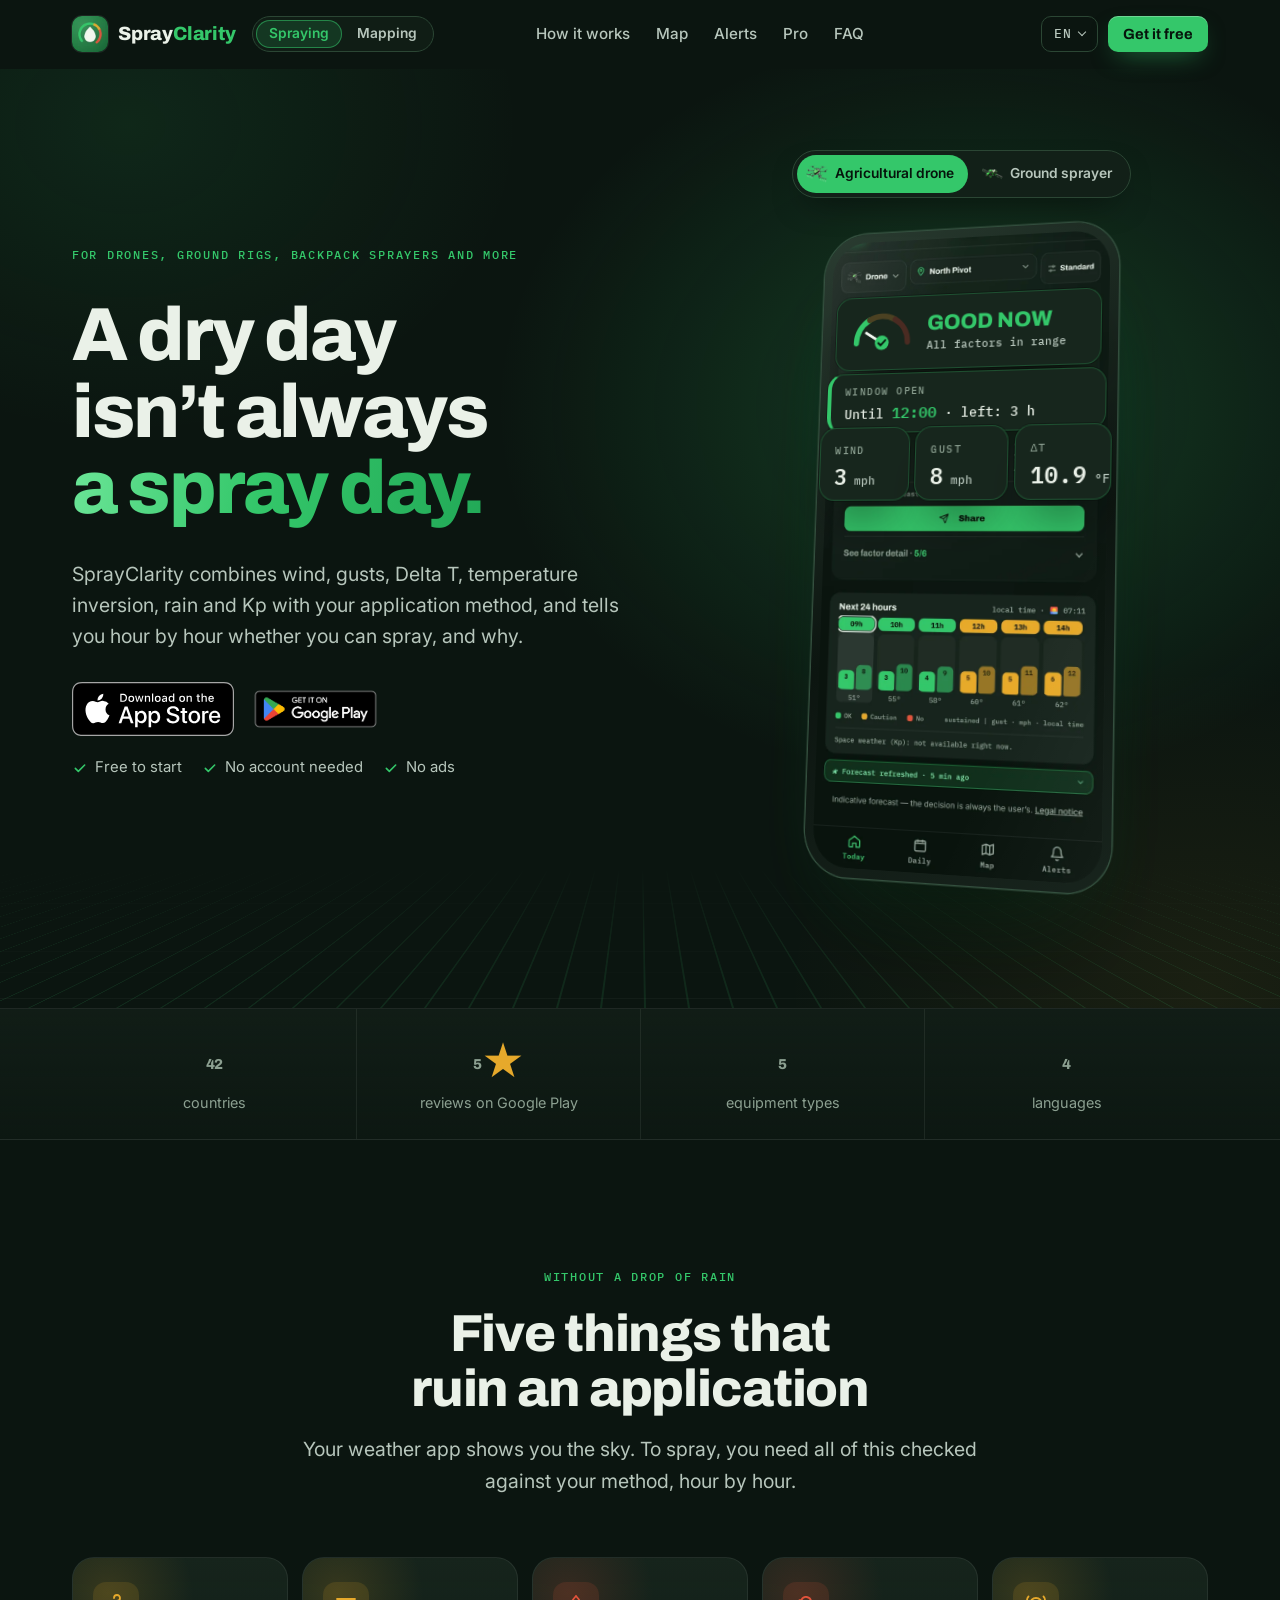
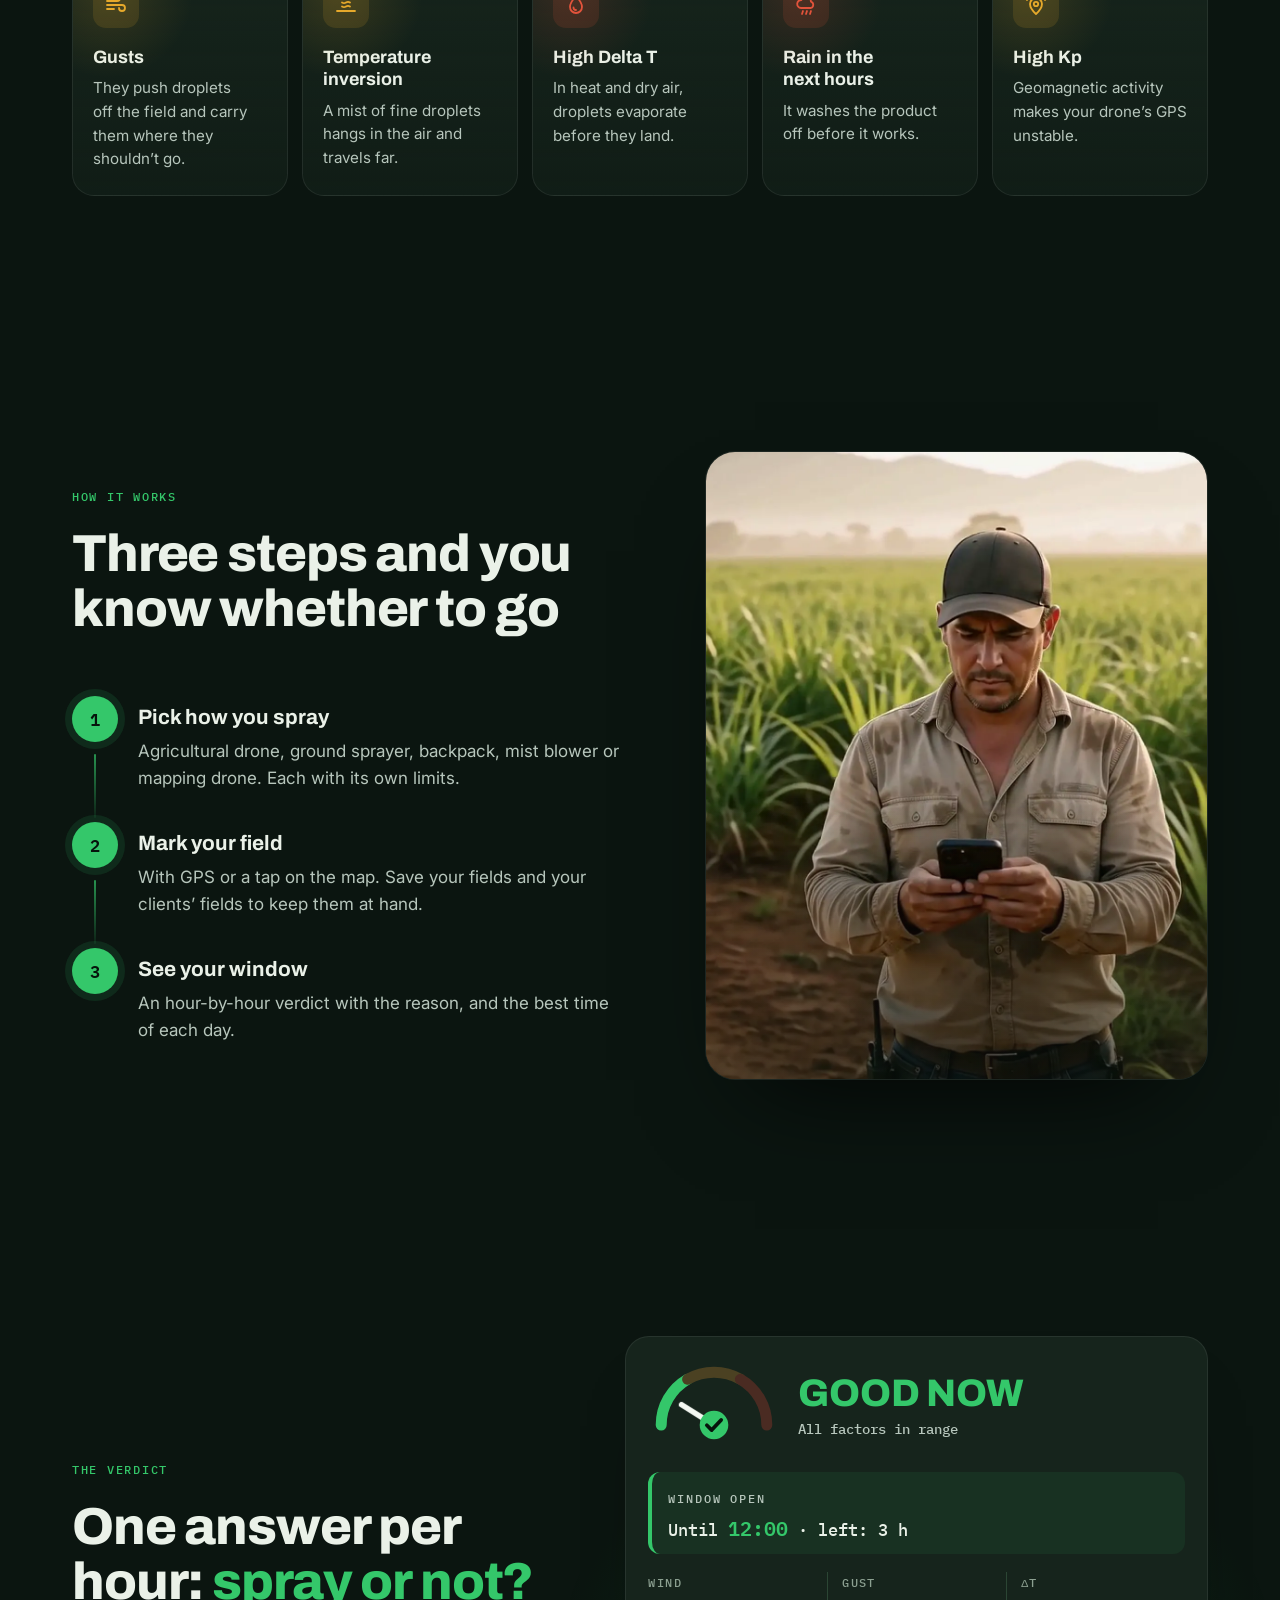
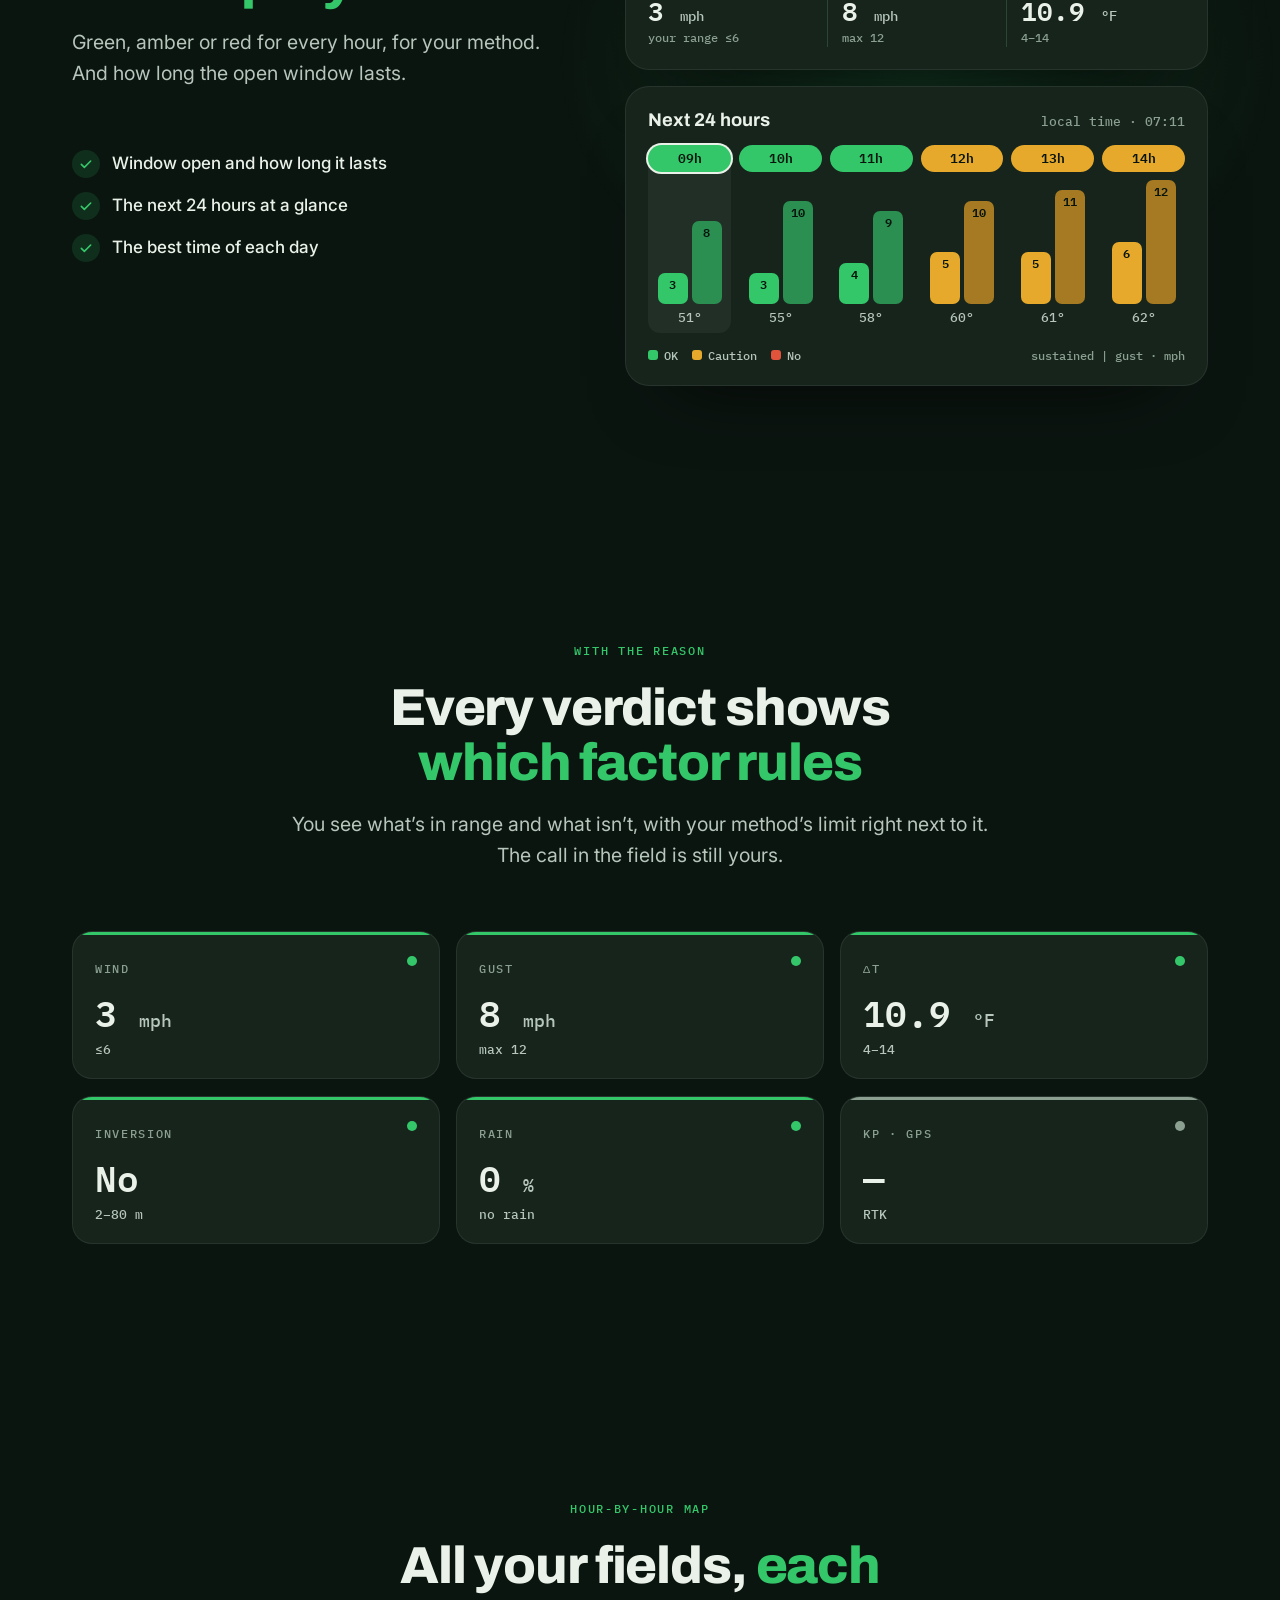
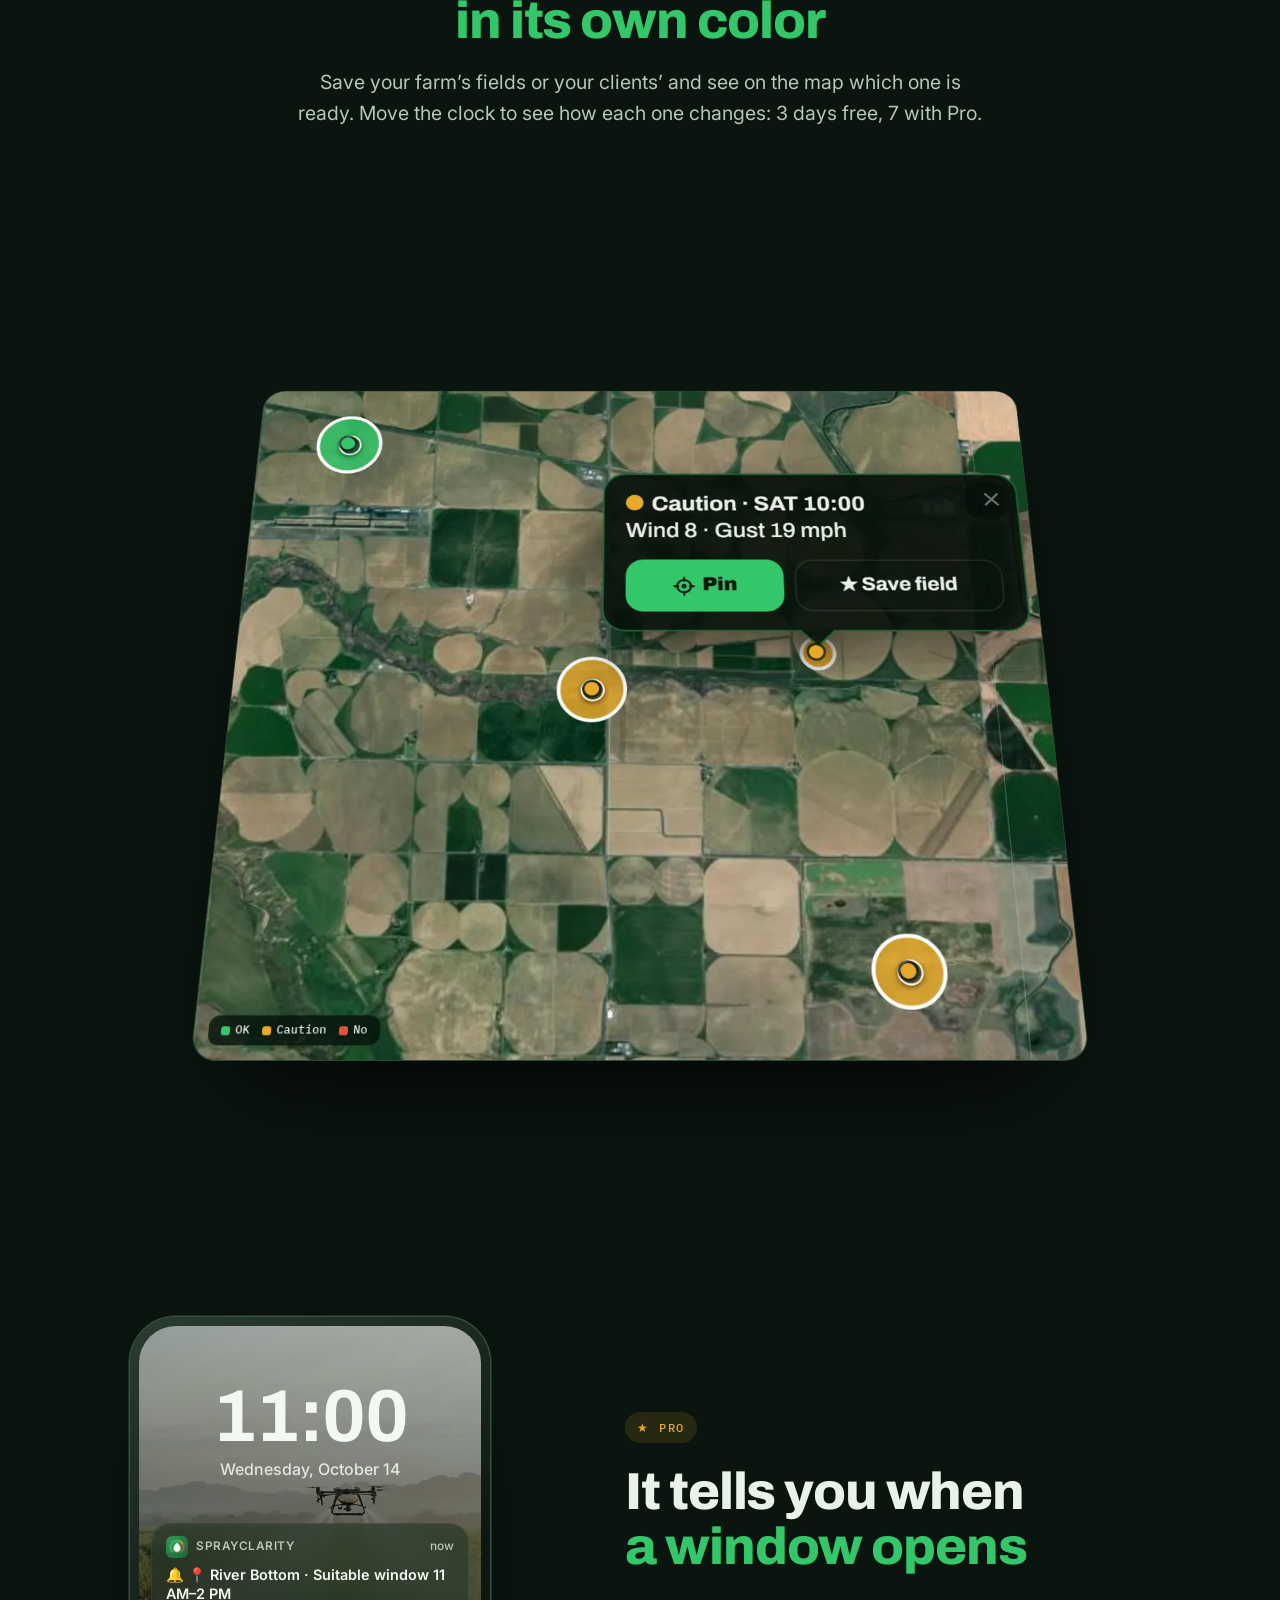
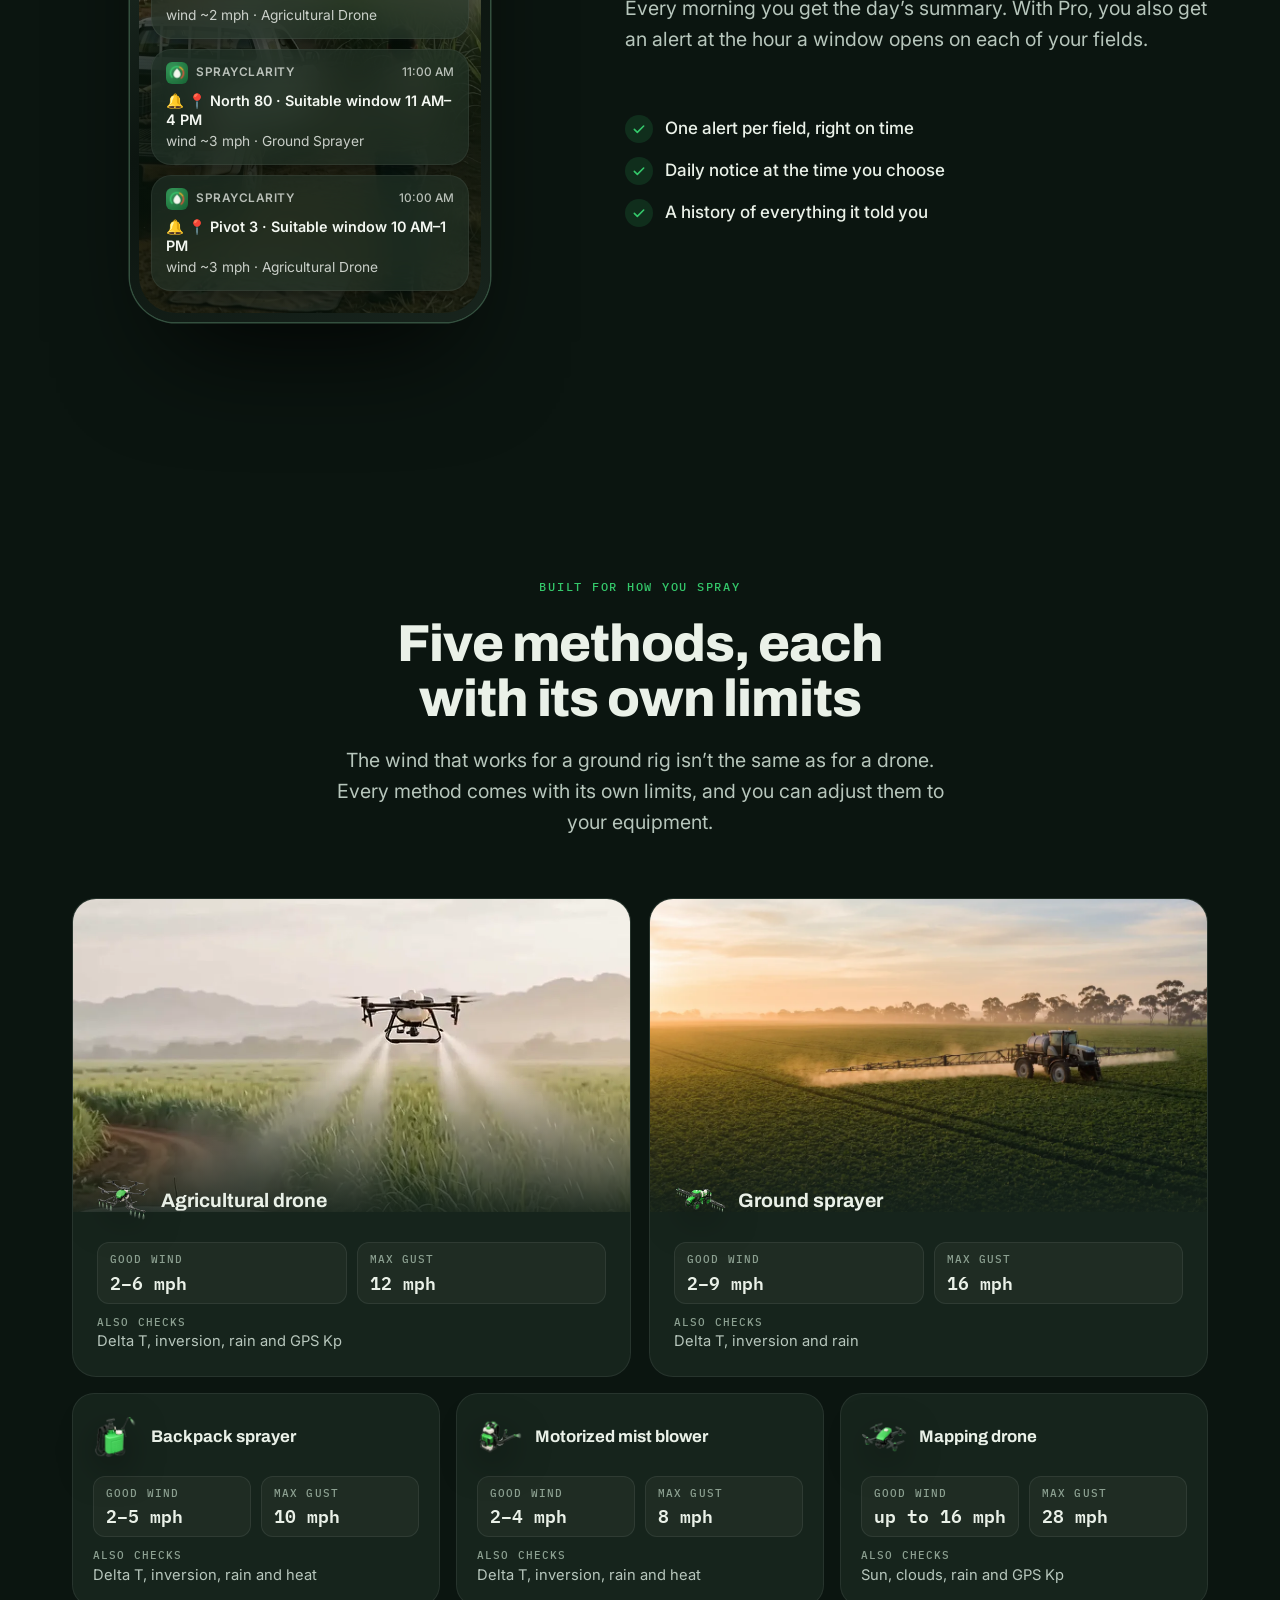
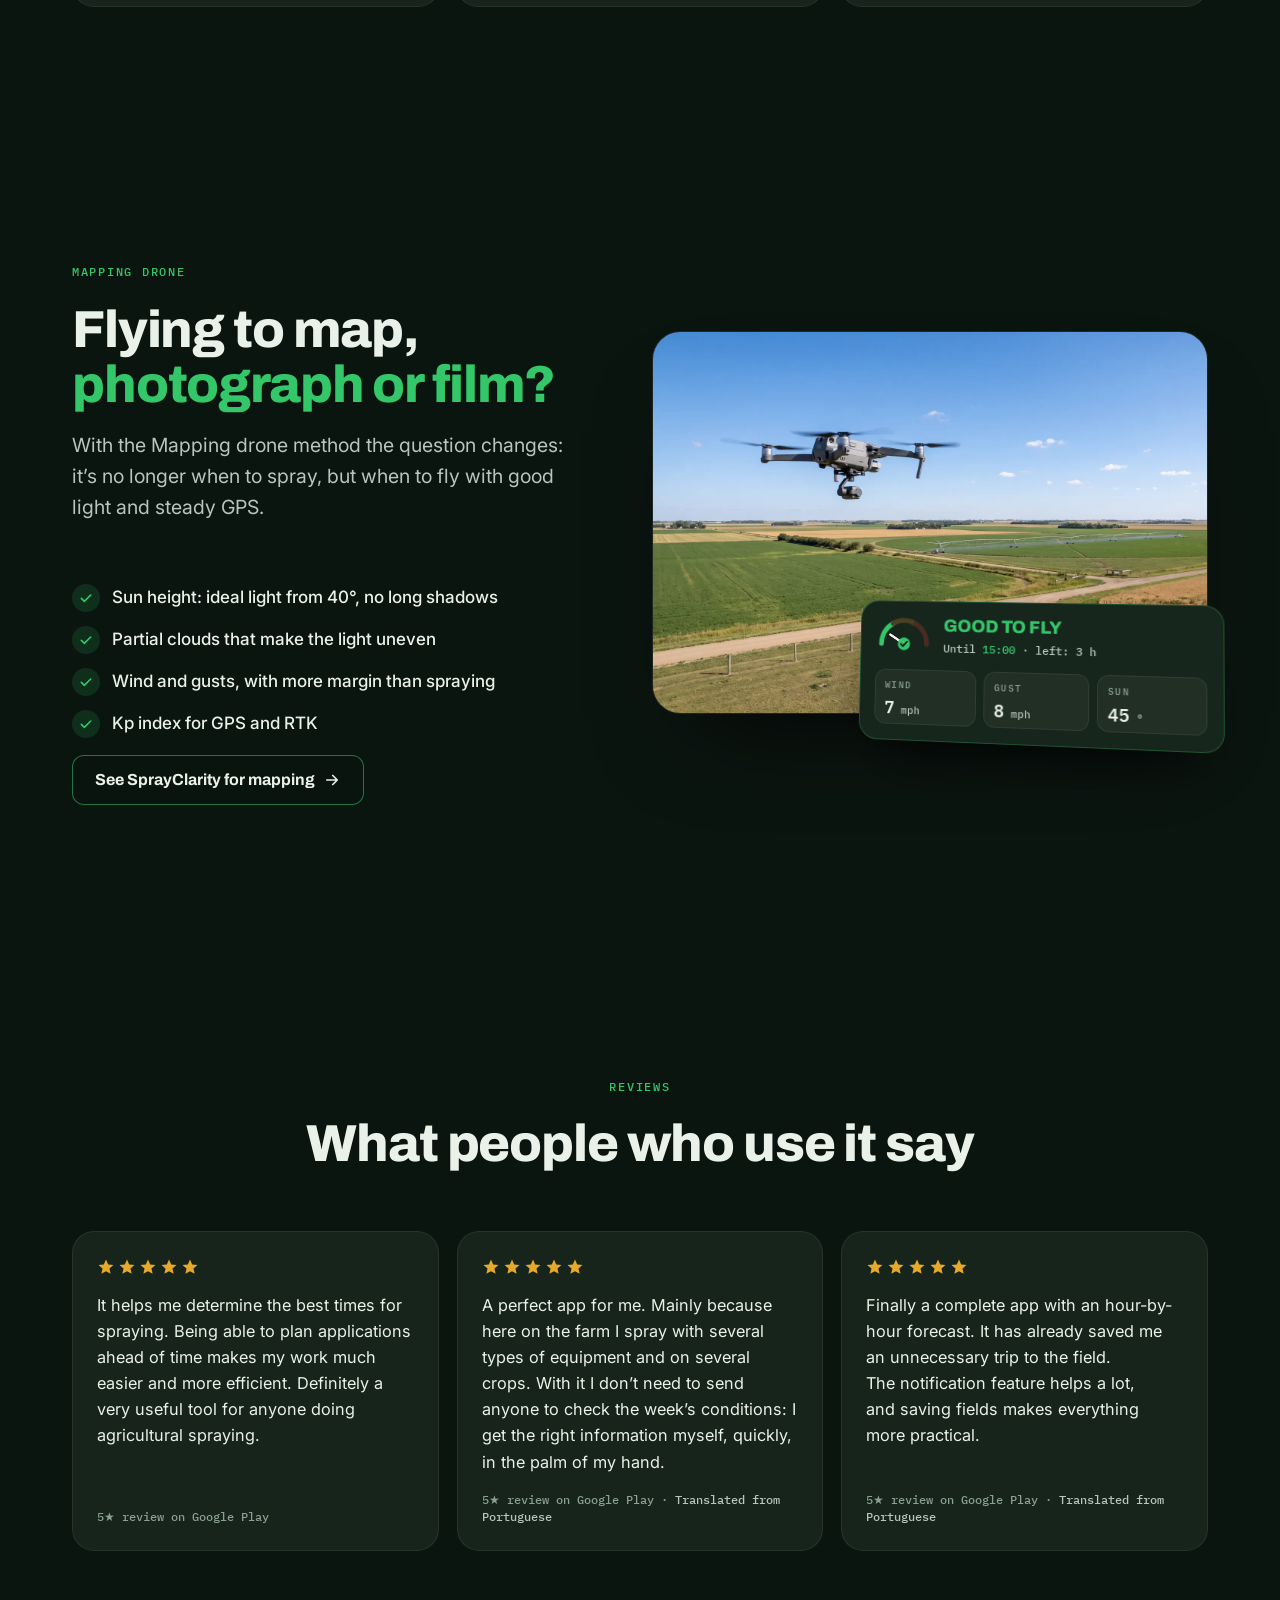
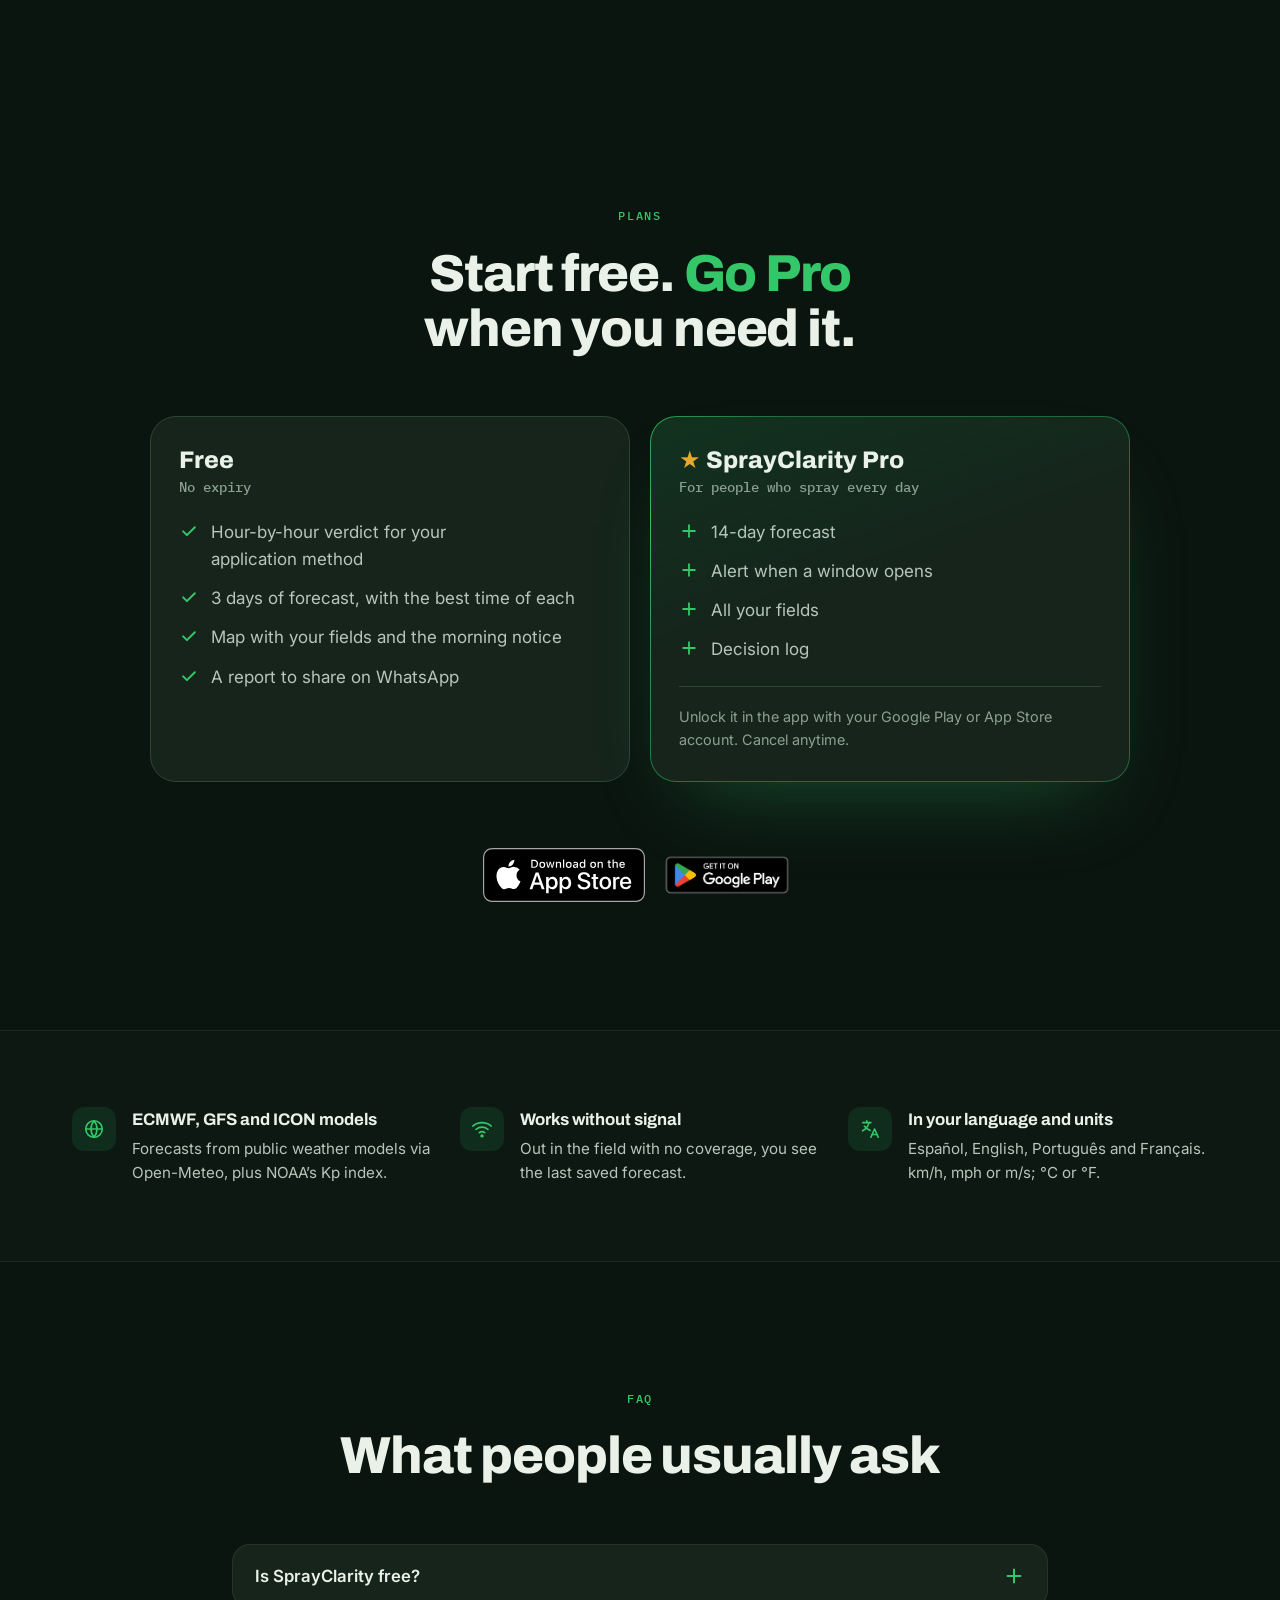
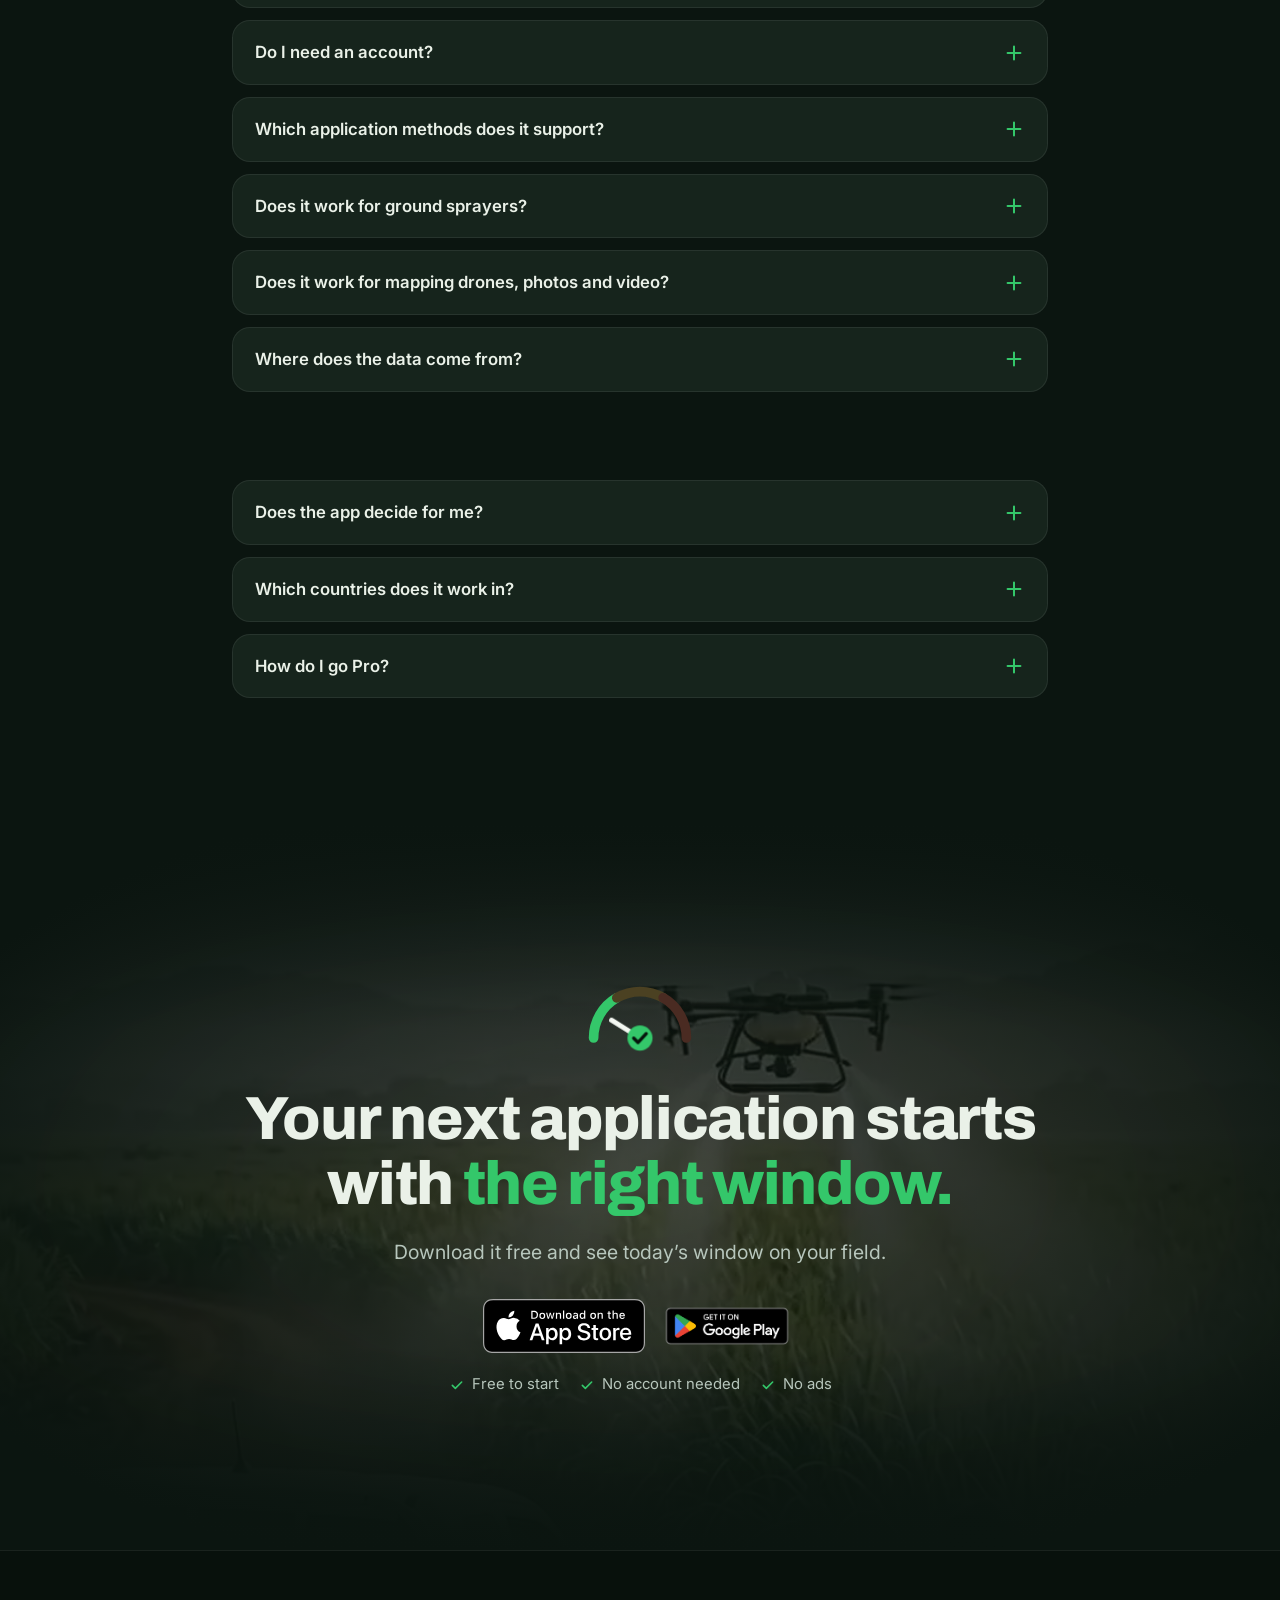
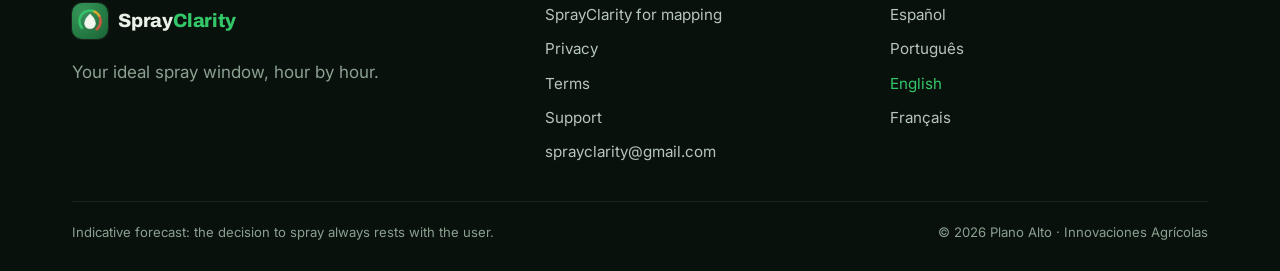
<file: en/index.html>
<!doctype html>
<html lang="en">
<head>
<meta charset="utf-8">
<meta name="viewport" content="width=device-width,initial-scale=1,viewport-fit=cover">
<title>SprayClarity · Your ideal spray window, hour by hour</title>
<meta name="description" content="A dry day isn’t always a spray day. SprayClarity combines wind, gusts, Delta T, temperature inversion, rain and Kp with your application method and tells you, hour by hour, when to spray. Free on Android and iPhone.">
<link rel="canonical" href="https://sprayclarity.com/en/">
<link rel="alternate" hreflang="es" href="https://sprayclarity.com/"><link rel="alternate" hreflang="pt-BR" href="https://sprayclarity.com/pt/"><link rel="alternate" hreflang="en" href="https://sprayclarity.com/en/"><link rel="alternate" hreflang="fr" href="https://sprayclarity.com/fr/"><link rel="alternate" hreflang="x-default" href="https://sprayclarity.com/">
<meta property="og:type" content="website"><meta property="og:site_name" content="SprayClarity"><meta property="og:locale" content="en_US">
<meta property="og:title" content="A dry day isn’t always a spray day"><meta property="og:description" content="An hour-by-hour verdict for drones, ground rigs, backpack sprayers and more. Free, no account needed.">
<meta property="og:url" content="https://sprayclarity.com/en/"><meta property="og:image" content="https://sprayclarity.com/assets/landing/og-en.jpg"><meta property="og:image:width" content="1200"><meta property="og:image:height" content="630">
<meta name="twitter:card" content="summary_large_image"><meta name="twitter:title" content="A dry day isn’t always a spray day"><meta name="twitter:description" content="An hour-by-hour verdict for drones, ground rigs, backpack sprayers and more. Free, no account needed."><meta name="twitter:image" content="https://sprayclarity.com/assets/landing/og-en.jpg">
<meta name="theme-color" content="#0B1510"><meta name="color-scheme" content="dark">
<link rel="icon" type="image/png" sizes="192x192" href="/assets/landing/img/icon-192.png"><link rel="apple-touch-icon" href="/assets/landing/img/icon-180.png">
<link rel="preconnect" href="https://fonts.googleapis.com"><link rel="preconnect" href="https://fonts.gstatic.com" crossorigin>
<link rel="stylesheet" href="https://fonts.googleapis.com/css2?family=Archivo:wght@700;800&family=IBM+Plex+Mono:wght@500;600&family=Inter:wght@400;500;600&display=swap">
<link rel="preload" as="image" href="/assets/landing/img/hoy-en.webp" type="image/webp">
<link rel="stylesheet" href="/assets/landing/landing.css?v=6">

<script type="application/ld+json">{"@context":"https://schema.org","@type":"SoftwareApplication","name":"SprayClarity","operatingSystem":"Android, iOS","applicationCategory":"UtilitiesApplication","description":"A dry day isn’t always a spray day. SprayClarity combines wind, gusts, Delta T, temperature inversion, rain and Kp with your application method and tells you, hour by hour, when to spray. Free on Android and iPhone.","url":"https://sprayclarity.com/en/","inLanguage":"en","image":"https://sprayclarity.com/assets/landing/og-en.jpg","publisher":{"@type":"Organization","name":"Plano Alto"},"downloadUrl":["https://play.google.com/store/apps/details?id=com.planoalto.sprayclarity","https://apps.apple.com/app/id6804949973"]}</script>
<script>window.SC={"lang":"en","founder":"Founder price until {d}","locale":"en","sug":{"es":{"url":"/","msg":"Ver esta página en español"},"pt":{"url":"/pt/","msg":"Ver esta página em português"},"en":{"url":"/en/","msg":"View this page in English"},"fr":{"url":"/fr/","msg":"Voir cette page en français"}}};document.documentElement.classList.add('js');setTimeout(function(){if(!window.SCok)document.documentElement.classList.remove('js')},3500);</script>
</head>
<body>
<a class="skip" href="#main">Skip to content</a>
<header class="nav" data-nav>
  <div class="wrap navin">
    <a class="brand" href="/en/" aria-label="SprayClarity"><img src="/assets/landing/img/icon-96.webp" width="36" height="36" alt=""><span>Spray<b>Clarity</b></span></a>
    <nav class="modo m-nav" aria-label="Spraying or mapping"><a href="/en/" aria-current="page">Spraying</a><a href="/en/mapping/">Mapping</a></nav>
    <nav class="links"><a href="#como">How it works</a><a href="#mapa">Map</a><a href="#alertas">Alerts</a><a href="#pro">Pro</a><a href="#preguntas">FAQ</a></nav>
    <div class="navr">
      <details class="langs"><summary aria-label="Language">EN</summary><div class="langs-m"><a href="/" hreflang="es" lang="es">Español</a><a href="/pt/" hreflang="pt-BR" lang="pt-BR">Português</a><a href="/en/" hreflang="en" lang="en" aria-current="page">English</a><a href="/fr/" hreflang="fr" lang="fr">Français</a></div></details>
      <a class="btn sm" href="#descargar" data-cta>Get it free</a>
    </div>
  </div>
</header>
<div class="sug" data-sug hidden><span></span><a href="#"></a><button type="button" aria-label="×">×</button></div>
<main id="main">

<section class="hero">
  <div class="aurora" aria-hidden="true"></div>
  <div class="field" aria-hidden="true"><i></i></div>
  <div class="wrap hero-g">
    <div class="hero-t">
      <nav class="modo m-hero" aria-label="Spraying or mapping"><a href="/en/" aria-current="page">Spraying</a><a href="/en/mapping/">Mapping</a></nav>
      <p class="eyebrow" data-anim>For drones, ground rigs, backpack sprayers and more</p>
      <h1 data-anim style="--i:1">A dry day isn’t always <em>a spray day.</em></h1>
      <p class="lead" data-anim style="--i:2">SprayClarity combines wind, gusts, Delta T, temperature inversion, rain and Kp with your application method, and tells you hour by hour whether you can spray, and why.</p>
      <div data-anim style="--i:3"><div class="badges hero-b"><a href="https://apps.apple.com/app/id6804949973" rel="noopener" data-store="ios"><img src="/assets/landing/img/badges/app-store_en.svg" alt="Download on the App Store" width="162" height="54"></a><a href="https://play.google.com/store/apps/details?id=com.planoalto.sprayclarity&amp;referrer=utm_source%3Dsitio-en" rel="noopener" data-store="android"><img src="/assets/landing/img/badges/google-play_en.png" alt="Get it on Google Play" width="140" height="54"></a></div></div>
      <ul class="micro" data-anim style="--i:4"><li><svg viewBox="0 0 24 24" fill="none" stroke="currentColor" stroke-width="2.4" stroke-linecap="round" stroke-linejoin="round"><path d="M5 12.5l4.5 4.5L19 7.5"/></svg>Free to start</li><li><svg viewBox="0 0 24 24" fill="none" stroke="currentColor" stroke-width="2.4" stroke-linecap="round" stroke-linejoin="round"><path d="M5 12.5l4.5 4.5L19 7.5"/></svg>No account needed</li><li><svg viewBox="0 0 24 24" fill="none" stroke="currentColor" stroke-width="2.4" stroke-linecap="round" stroke-linejoin="round"><path d="M5 12.5l4.5 4.5L19 7.5"/></svg>No ads</li></ul>
    </div>
    <div class="scene" data-scene>
      <div class="mtabs" role="tablist" aria-label="Method"><button type="button" role="tab" id="tab-dron" aria-controls="rig-dron" aria-selected="true" data-tab="dron"><img src="/assets/landing/img/m-dron.webp" width="22" height="22" alt="">Agricultural drone</button><button type="button" role="tab" id="tab-terrestre" aria-controls="rig-terrestre" aria-selected="false" data-tab="terrestre"><img src="/assets/landing/img/m-terrestre.webp" width="22" height="22" alt="">Ground sprayer</button></div>
      <div class="rigs">
      <div class="rig on play" data-m="dron" id="rig-dron" role="tabpanel" aria-labelledby="tab-dron">
        <figure class="device"><img src="/assets/landing/img/hoy-en.webp" width="720" height="1564" alt="SprayClarity Today screen: good now, window open until 12:00" fetchpriority="high"></figure>
        <div class="chip c-verdict"><svg class="gauge mini" viewBox="0 0 120 86" aria-hidden="true"><path class="arc g" d="M12 60A48 48 0 0 1 36 18.4"/><path class="arc a" d="M36 18.4A48 48 0 0 1 84 18.4"/><path class="arc r" d="M84 18.4A48 48 0 0 1 108 60"/><g class="needle"><line x1="60" y1="60" x2="30.5" y2="41.5"/></g><circle class="hub" cx="60" cy="60" r="13"/><path class="tick" d="M53.5 60.2l4.4 4.4 8.6-9.2"/></svg><div><b>GOOD NOW</b><span>All factors in range</span></div></div>
        <div class="chip c-win"><span class="mono">WINDOW OPEN</span><p>Until <b>12:00</b> · left: 3 h</p></div>
        <div class="chip c-f c-f1"><span class="mono">WIND</span><b>3<small> mph</small></b></div><div class="chip c-f c-f2"><span class="mono">GUST</span><b>8<small> mph</small></b></div><div class="chip c-f c-f3"><span class="mono">ΔT</span><b>10.9<small> °F</small></b></div>
      </div>
      <div class="rig" data-m="terrestre" id="rig-terrestre" role="tabpanel" aria-labelledby="tab-terrestre" aria-hidden="true" style="--oy:5.19%">
        <figure class="device"><img src="/assets/landing/img/hoy-en-terrestre.webp" width="720" height="1564" alt="SprayClarity Today screen with a ground sprayer: good now, window open until 12:00" fetchpriority="low"></figure>
        <div class="chip c-verdict"><svg class="gauge mini" viewBox="0 0 120 86" aria-hidden="true"><path class="arc g" d="M12 60A48 48 0 0 1 36 18.4"/><path class="arc a" d="M36 18.4A48 48 0 0 1 84 18.4"/><path class="arc r" d="M84 18.4A48 48 0 0 1 108 60"/><g class="needle"><line x1="60" y1="60" x2="30.5" y2="41.5"/></g><circle class="hub" cx="60" cy="60" r="13"/><path class="tick" d="M53.5 60.2l4.4 4.4 8.6-9.2"/></svg><div><b>GOOD NOW</b><span>All factors in range</span></div></div>
        <div class="chip c-win"><span class="mono">WINDOW OPEN</span><p>Until <b>12:00</b> · left: 3 h</p></div>
        <div class="chip c-f c-f1"><span class="mono">WIND</span><b>4<small> mph</small></b></div><div class="chip c-f c-f2"><span class="mono">GUST</span><b>10<small> mph</small></b></div><div class="chip c-f c-f3"><span class="mono">ΔT</span><b>11.6<small> °F</small></b></div>
      </div>
      </div>
    </div>
  </div>
</section>

<section class="proof">
  <div class="wrap proof-g"><div class="pf" data-anim style="--i:0"><b data-count="42">42</b><span>countries</span></div><div class="pf" data-anim style="--i:1"><b data-count="5★">5★</b><span>reviews on Google Play</span></div><div class="pf" data-anim style="--i:2"><b data-count="5">5</b><span>equipment types</span></div><div class="pf" data-anim style="--i:3"><b data-count="4">4</b><span>languages</span></div></div>
</section>
<section class="sec prob" id="problema">
  <div class="wrap">
    <div class="sh" data-anim><p class="eyebrow">Without a drop of rain</p><h2>Five things that ruin an application</h2><p class="lead">Your weather app shows you the sky. To spray, you need all of this checked against your method, hour by hour.</p></div>
    <div class="kgrid"><article class="kc k-rafaga" data-anim style="--i:0" data-tilt><span class="ki"><svg viewBox="0 0 24 24" fill="none" stroke="currentColor" stroke-width="1.8" stroke-linecap="round"><path d="M3 8h10a3 3 0 1 0-3-3"/><path d="M3 12h15a3 3 0 1 1-3 3"/><path d="M3 16h7"/></svg></span><h3>Gusts</h3><p>They push droplets off the field and carry them where they shouldn’t go.</p></article><article class="kc k-inversion" data-anim style="--i:1" data-tilt><span class="ki"><svg viewBox="0 0 24 24" fill="none" stroke="currentColor" stroke-width="1.8" stroke-linecap="round" stroke-linejoin="round"><path d="M3 6h18"/><path d="M3 18h18"/><path d="M8 9.5c1.5 1 2.5 1 4 0s2.5-1 4 0"/><path d="M8 13.5c1.5 1 2.5 1 4 0s2.5-1 4 0"/></svg></span><h3>Temperature inversion</h3><p>A mist of fine droplets hangs in the air and travels far.</p></article><article class="kc k-deltat" data-anim style="--i:2" data-tilt><span class="ki"><svg viewBox="0 0 24 24" fill="none" stroke="currentColor" stroke-width="1.8" stroke-linecap="round" stroke-linejoin="round"><path d="M12 3s6 6.5 6 11a6 6 0 0 1-12 0c0-4.5 6-11 6-11z"/><path d="M9.5 14.5a2.5 2.5 0 0 0 2.5 2.5"/></svg></span><h3>High Delta T</h3><p>In heat and dry air, droplets evaporate before they land.</p></article><article class="kc k-lluvia" data-anim style="--i:3" data-tilt><span class="ki"><svg viewBox="0 0 24 24" fill="none" stroke="currentColor" stroke-width="1.8" stroke-linecap="round" stroke-linejoin="round"><path d="M7 15a4 4 0 0 1 .4-8A5 5 0 0 1 17 8.6 3.4 3.4 0 0 1 17 15z"/><path d="M9 18l-1 3"/><path d="M13 18l-1 3"/><path d="M17 18l-1 3"/></svg></span><h3>Rain in the next hours</h3><p>It washes the product off before it works.</p></article><article class="kc k-kp" data-anim style="--i:4" data-tilt><span class="ki"><svg viewBox="0 0 24 24" fill="none" stroke="currentColor" stroke-width="1.8" stroke-linecap="round" stroke-linejoin="round"><path d="M12 21s-6-5.4-6-10a6 6 0 0 1 12 0c0 4.6-6 10-6 10z"/><circle cx="12" cy="11" r="2.2"/><path d="M19.5 3.5a5 5 0 0 1 1.5 3.5"/><path d="M4.5 3.5A5 5 0 0 0 3 7"/></svg></span><h3>High Kp</h3><p>Geomagnetic activity makes your drone’s GPS unstable.</p></article></div>
  </div>
</section>
<section class="sec como" id="como">
  <div class="wrap como-g">
    <div class="como-t">
      <div class="sh left" data-anim><p class="eyebrow">How it works</p><h2>Three steps and you know whether to go</h2></div>
      <ol class="steps"><li data-anim style="--i:0"><span class="sn">1</span><div><h3>Pick how you spray</h3><p>Agricultural drone, ground sprayer, backpack, mist blower or mapping drone. Each with its own limits.</p></div></li><li data-anim style="--i:1"><span class="sn">2</span><div><h3>Mark your field</h3><p>With GPS or a tap on the map. Save your fields and your clients’ fields to keep them at hand.</p></div></li><li data-anim style="--i:2"><span class="sn">3</span><div><h3>See your window</h3><p>An hour-by-hour verdict with the reason, and the best time of each day.</p></div></li></ol>
    </div>
    <figure class="photo" data-anim data-parallax><img src="/assets/landing/img/fono.webp" width="1080" height="1890" alt="" loading="lazy"></figure>
  </div>
</section>

<section class="sec ver" id="veredicto">
  <div class="wrap ver-g">
    <div class="ver-t">
      <div class="sh left" data-anim><p class="eyebrow">The verdict</p><h2>One answer per hour: <em>spray or not?</em></h2><p class="lead">Green, amber or red for every hour, for your method. And how long the open window lasts.</p></div>
      <ul class="ticks" data-anim style="--i:1"><li><svg viewBox="0 0 24 24" fill="none" stroke="currentColor" stroke-width="2.4" stroke-linecap="round" stroke-linejoin="round"><path d="M5 12.5l4.5 4.5L19 7.5"/></svg>Window open and how long it lasts</li><li><svg viewBox="0 0 24 24" fill="none" stroke="currentColor" stroke-width="2.4" stroke-linecap="round" stroke-linejoin="round"><path d="M5 12.5l4.5 4.5L19 7.5"/></svg>The next 24 hours at a glance</li><li><svg viewBox="0 0 24 24" fill="none" stroke="currentColor" stroke-width="2.4" stroke-linecap="round" stroke-linejoin="round"><path d="M5 12.5l4.5 4.5L19 7.5"/></svg>The best time of each day</li></ul>
    </div>
    <div class="ver-v"><div class="vcard" data-anim><div class="vtop"><svg class="gauge big" viewBox="0 0 120 86" aria-hidden="true"><path class="arc g" d="M12 60A48 48 0 0 1 36 18.4"/><path class="arc a" d="M36 18.4A48 48 0 0 1 84 18.4"/><path class="arc r" d="M84 18.4A48 48 0 0 1 108 60"/><g class="needle"><line x1="60" y1="60" x2="30.5" y2="41.5"/></g><circle class="hub" cx="60" cy="60" r="13"/><path class="tick" d="M53.5 60.2l4.4 4.4 8.6-9.2"/></svg><div><b class="vbig">GOOD NOW</b><span class="vall">All factors in range</span></div></div><div class="vwin"><span class="mono">WINDOW OPEN</span><p>Until <b>12:00</b> · left: 3 h</p></div><div class="vf"><div><span class="mono">WIND</span><b>3 <small>mph</small></b><span class="rg">your range ≤6</span></div><div><span class="mono">GUST</span><b>8 <small>mph</small></b><span class="rg">max 12</span></div><div><span class="mono">ΔT</span><b>10.9 <small>°F</small></b><span class="rg">4–14</span></div></div></div><div class="strip" data-anim><div class="strip-h"><b>Next 24 hours</b><span>local time · 07:11</span></div><div class="strip-cols"><div class="col g now" style="--i:0"><span class="hr">09h</span><div class="bars"><i class="sus" style="--h:0.250"><em>3</em></i><i class="gus" style="--h:0.667"><em>8</em></i></div><span class="tmp">51°</span></div><div class="col g" style="--i:1"><span class="hr">10h</span><div class="bars"><i class="sus" style="--h:0.250"><em>3</em></i><i class="gus" style="--h:0.833"><em>10</em></i></div><span class="tmp">55°</span></div><div class="col g" style="--i:2"><span class="hr">11h</span><div class="bars"><i class="sus" style="--h:0.333"><em>4</em></i><i class="gus" style="--h:0.750"><em>9</em></i></div><span class="tmp">58°</span></div><div class="col a" style="--i:3"><span class="hr">12h</span><div class="bars"><i class="sus" style="--h:0.417"><em>5</em></i><i class="gus" style="--h:0.833"><em>10</em></i></div><span class="tmp">60°</span></div><div class="col a" style="--i:4"><span class="hr">13h</span><div class="bars"><i class="sus" style="--h:0.417"><em>5</em></i><i class="gus" style="--h:0.917"><em>11</em></i></div><span class="tmp">61°</span></div><div class="col a" style="--i:5"><span class="hr">14h</span><div class="bars"><i class="sus" style="--h:0.500"><em>6</em></i><i class="gus" style="--h:1.000"><em>12</em></i></div><span class="tmp">62°</span></div></div><div class="strip-leg"><span class="lg g">OK</span><span class="lg a">Caution</span><span class="lg r">No</span><span class="note">sustained | gust · mph</span></div></div></div>
  </div>
</section>

<section class="sec porque" id="porque">
  <div class="wrap">
    <div class="sh" data-anim><p class="eyebrow">With the reason</p><h2>Every verdict shows <em>which factor rules</em></h2><p class="lead">You see what’s in range and what isn’t, with your method’s limit right next to it. The call in the field is still yours.</p></div>
    <div class="fgrid"><div class="fc g" data-anim style="--i:0" data-tilt><span class="fk mono">WIND</span><i class="dot"></i><b class="fv">3 <small>mph</small></b><span class="fr">≤6</span></div><div class="fc g" data-anim style="--i:1" data-tilt><span class="fk mono">GUST</span><i class="dot"></i><b class="fv">8 <small>mph</small></b><span class="fr">max 12</span></div><div class="fc g" data-anim style="--i:2" data-tilt><span class="fk mono">ΔT</span><i class="dot"></i><b class="fv">10.9 <small>°F</small></b><span class="fr">4–14</span></div><div class="fc g" data-anim style="--i:3" data-tilt><span class="fk mono">INVERSION</span><i class="dot"></i><b class="fv">No</b><span class="fr">2–80 m</span></div><div class="fc g" data-anim style="--i:4" data-tilt><span class="fk mono">RAIN</span><i class="dot"></i><b class="fv">0 <small>%</small></b><span class="fr">no rain</span></div><div class="fc x" data-anim style="--i:5" data-tilt><span class="fk mono">KP · GPS</span><i class="dot"></i><b class="fv">—</b><span class="fr">RTK</span></div></div>
  </div>
</section>

<section class="sec mapa" id="mapa">
  <div class="wrap">
    <div class="sh" data-anim><p class="eyebrow">Hour-by-hour map</p><h2>All your fields, <em>each in its own color</em></h2><p class="lead">Save your farm’s fields or your clients’ and see on the map which one is ready. Move the clock to see how each one changes: 3 days free, 7 with Pro.</p></div>
    <div class="mapstage" data-tiltscroll>
      <figure class="mapwrap" data-anim><img src="/assets/landing/img/mapa-en.webp" width="1200" height="1046" alt="SprayClarity satellite map with fields in green, amber and red" loading="lazy"><span class="pin g" style="left:11.67%;top:9.22%;--i:0"></span><span class="pin a" style="left:44.09%;top:48.96%;--i:1"></span><span class="pin a" style="left:71.89%;top:43.39%;--i:2"></span><span class="pin a" style="left:80.53%;top:88.61%;--i:3"></span>
        <figcaption class="maplegend"><span class="lg g">OK</span><span class="lg a">Caution</span><span class="lg r">No</span></figcaption></figure>
    </div>
  </div>
</section>

<section class="sec alertas" id="alertas">
  <div class="wrap al-g">
    <div class="al-v"><div class="lockphone" data-anim><div class="lk"><div class="lk-clock">11:00</div><div class="lk-date">Wednesday, October 14</div><div class="lk-list"><div class="ntf" style="--i:2"><div class="nh"><img src="/assets/landing/img/icon-96.webp" width="24" height="24" alt=""><span>SprayClarity</span><time>now</time></div><b>🔔 📍 River Bottom · Suitable window 11 AM–2 PM</b><p>wind ~2 mph · Agricultural Drone</p></div><div class="ntf" style="--i:1"><div class="nh"><img src="/assets/landing/img/icon-96.webp" width="24" height="24" alt=""><span>SprayClarity</span><time>11:00 AM</time></div><b>🔔 📍 North 80 · Suitable window 11 AM–4 PM</b><p>wind ~3 mph · Ground Sprayer</p></div><div class="ntf" style="--i:0"><div class="nh"><img src="/assets/landing/img/icon-96.webp" width="24" height="24" alt=""><span>SprayClarity</span><time>10:00 AM</time></div><b>🔔 📍 Pivot 3 · Suitable window 10 AM–1 PM</b><p>wind ~3 mph · Agricultural Drone</p></div></div></div></div></div>
    <div class="al-t">
      <div class="sh left" data-anim><p class="eyebrow pro-eye">★ Pro</p><h2>It tells you when <em>a window opens</em></h2><p class="lead">Every morning you get the day’s summary. With Pro, you also get an alert at the hour a window opens on each of your fields.</p></div>
      <ul class="ticks" data-anim style="--i:1"><li><svg viewBox="0 0 24 24" fill="none" stroke="currentColor" stroke-width="2.4" stroke-linecap="round" stroke-linejoin="round"><path d="M5 12.5l4.5 4.5L19 7.5"/></svg>One alert per field, right on time</li><li><svg viewBox="0 0 24 24" fill="none" stroke="currentColor" stroke-width="2.4" stroke-linecap="round" stroke-linejoin="round"><path d="M5 12.5l4.5 4.5L19 7.5"/></svg>Daily notice at the time you choose</li><li><svg viewBox="0 0 24 24" fill="none" stroke="currentColor" stroke-width="2.4" stroke-linecap="round" stroke-linejoin="round"><path d="M5 12.5l4.5 4.5L19 7.5"/></svg>A history of everything it told you</li></ul>
    </div>
  </div>
</section>

<section class="sec metodos" id="metodos">
  <div class="wrap">
    <div class="sh" data-anim><p class="eyebrow">Built for how you spray</p><h2>Five methods, each with its own limits</h2><p class="lead">The wind that works for a ground rig isn’t the same as for a drone. Every method comes with its own limits, and you can adjust them to your equipment.</p></div>
    <div class="mfeat"><article class="mf" data-anim style="--i:0">
      <figure class="mf-img"><img src="/assets/landing/img/metodo-dron.webp" width="1080" height="608" alt="Agricultural drone spraying a sugarcane field" loading="lazy"></figure>
      <div class="mf-b"><div class="mf-h"><img src="/assets/landing/img/m-dron.webp" width="52" height="52" alt=""><h3>Agricultural drone</h3></div><dl class="lims"><div><dt>Good wind</dt><dd>2–6 mph</dd></div><div><dt>Max gust</dt><dd>12 mph</dd></div></dl><p class="also"><span>Also checks</span>Delta T, inversion, rain and GPS Kp</p></div></article><article class="mf" data-anim style="--i:1">
      <figure class="mf-img"><img src="/assets/landing/img/metodo-terrestre.webp" width="1200" height="670" alt="Self-propelled sprayer working over soybeans at sunrise" loading="lazy"></figure>
      <div class="mf-b"><div class="mf-h"><img src="/assets/landing/img/m-terrestre.webp" width="52" height="52" alt=""><h3>Ground sprayer</h3></div><dl class="lims"><div><dt>Good wind</dt><dd>2–9 mph</dd></div><div><dt>Max gust</dt><dd>16 mph</dd></div></dl><p class="also"><span>Also checks</span>Delta T, inversion and rain</p></div></article></div>
    <div class="mgrid3"><article class="mc" data-anim style="--i:2" data-tilt><div class="mf-h"><img src="/assets/landing/img/m-mochila.webp" width="52" height="52" alt="" loading="lazy"><h3>Backpack sprayer</h3></div><dl class="lims"><div><dt>Good wind</dt><dd>2–5 mph</dd></div><div><dt>Max gust</dt><dd>10 mph</dd></div></dl><p class="also"><span>Also checks</span>Delta T, inversion, rain and heat</p></article><article class="mc" data-anim style="--i:3" data-tilt><div class="mf-h"><img src="/assets/landing/img/m-motor.webp" width="52" height="52" alt="" loading="lazy"><h3>Motorized mist blower</h3></div><dl class="lims"><div><dt>Good wind</dt><dd>2–4 mph</dd></div><div><dt>Max gust</dt><dd>8 mph</dd></div></dl><p class="also"><span>Also checks</span>Delta T, inversion, rain and heat</p></article><article class="mc" data-anim style="--i:4" data-tilt><div class="mf-h"><img src="/assets/landing/img/m-mapeo.webp" width="52" height="52" alt="" loading="lazy"><h3>Mapping drone</h3></div><dl class="lims"><div><dt>Good wind</dt><dd>up to 16 mph</dd></div><div><dt>Max gust</dt><dd>28 mph</dd></div></dl><p class="also"><span>Also checks</span>Sun, clouds, rain and GPS Kp</p></article></div>
  </div>
</section>

<section class="sec vuelo" id="vuelo">
  <div class="wrap vuelo-g">
    <div class="vuelo-t">
      <div class="sh left" data-anim><p class="eyebrow">Mapping drone</p><h2>Flying to map, <em>photograph or film?</em></h2><p class="lead">With the Mapping drone method the question changes: it’s no longer when to spray, but when to fly with good light and steady GPS.</p></div>
      <ul class="ticks" data-anim style="--i:1"><li><svg viewBox="0 0 24 24" fill="none" stroke="currentColor" stroke-width="2.4" stroke-linecap="round" stroke-linejoin="round"><path d="M5 12.5l4.5 4.5L19 7.5"/></svg>Sun height: ideal light from 40°, no long shadows</li><li><svg viewBox="0 0 24 24" fill="none" stroke="currentColor" stroke-width="2.4" stroke-linecap="round" stroke-linejoin="round"><path d="M5 12.5l4.5 4.5L19 7.5"/></svg>Partial clouds that make the light uneven</li><li><svg viewBox="0 0 24 24" fill="none" stroke="currentColor" stroke-width="2.4" stroke-linecap="round" stroke-linejoin="round"><path d="M5 12.5l4.5 4.5L19 7.5"/></svg>Wind and gusts, with more margin than spraying</li><li><svg viewBox="0 0 24 24" fill="none" stroke="currentColor" stroke-width="2.4" stroke-linecap="round" stroke-linejoin="round"><path d="M5 12.5l4.5 4.5L19 7.5"/></svg>Kp index for GPS and RTK</li></ul>
      <p data-anim style="--i:2"><a class="btn ghost" href="/en/mapping/">See SprayClarity for mapping<svg viewBox="0 0 24 24" fill="none" stroke="currentColor" stroke-width="2.2" stroke-linecap="round" stroke-linejoin="round"><path d="M5 12h14M13 6l6 6-6 6"/></svg></a></p>
    </div>
    <figure class="vuelo-v" data-anim style="--i:1">
      <div class="vuelo-foto"><img src="/assets/landing/img/mapeo-ancho.webp" width="1800" height="1004" alt="Mapping drone flying over farm fields" loading="lazy"></div>
      <figcaption class="vuelo-card"><svg class="gauge mini" viewBox="0 0 120 86" aria-hidden="true"><path class="arc g" d="M12 60A48 48 0 0 1 36 18.4"/><path class="arc a" d="M36 18.4A48 48 0 0 1 84 18.4"/><path class="arc r" d="M84 18.4A48 48 0 0 1 108 60"/><g class="needle"><line x1="60" y1="60" x2="30.5" y2="41.5"/></g><circle class="hub" cx="60" cy="60" r="13"/><path class="tick" d="M53.5 60.2l4.4 4.4 8.6-9.2"/></svg><div class="vc-t"><b>GOOD TO FLY</b><span>Until <b>15:00</b> · left: 3 h</span></div>
        <div class="vc-f"><div><span class="mono">WIND</span><b>7<small> mph</small></b></div><div><span class="mono">GUST</span><b>8<small> mph</small></b></div><div><span class="mono">SUN</span><b>45<small> °</small></b></div></div></figcaption>
    </figure>
  </div>
</section>

<section class="sec opiniones" id="opiniones">
  <div class="wrap">
    <div class="sh" data-anim><p class="eyebrow">Reviews</p><h2>What people who use it say</h2></div>
    <div class="rgrid"><figure class="rv" data-anim style="--i:0"><div class="stars" aria-label="5/5"><svg viewBox="0 0 24 24"><path d="M12 2l2.9 6.6 7.1.7-5.4 4.8 1.6 7L12 17.5 5.8 21.1l1.6-7L2 9.3l7.1-.7z"/></svg><svg viewBox="0 0 24 24"><path d="M12 2l2.9 6.6 7.1.7-5.4 4.8 1.6 7L12 17.5 5.8 21.1l1.6-7L2 9.3l7.1-.7z"/></svg><svg viewBox="0 0 24 24"><path d="M12 2l2.9 6.6 7.1.7-5.4 4.8 1.6 7L12 17.5 5.8 21.1l1.6-7L2 9.3l7.1-.7z"/></svg><svg viewBox="0 0 24 24"><path d="M12 2l2.9 6.6 7.1.7-5.4 4.8 1.6 7L12 17.5 5.8 21.1l1.6-7L2 9.3l7.1-.7z"/></svg><svg viewBox="0 0 24 24"><path d="M12 2l2.9 6.6 7.1.7-5.4 4.8 1.6 7L12 17.5 5.8 21.1l1.6-7L2 9.3l7.1-.7z"/></svg></div><blockquote>It helps me determine the best times for spraying. Being able to plan applications ahead of time makes my work much easier and more efficient. Definitely a very useful tool for anyone doing agricultural spraying.</blockquote><figcaption>5★ review on Google Play</figcaption></figure><figure class="rv" data-anim style="--i:1"><div class="stars" aria-label="5/5"><svg viewBox="0 0 24 24"><path d="M12 2l2.9 6.6 7.1.7-5.4 4.8 1.6 7L12 17.5 5.8 21.1l1.6-7L2 9.3l7.1-.7z"/></svg><svg viewBox="0 0 24 24"><path d="M12 2l2.9 6.6 7.1.7-5.4 4.8 1.6 7L12 17.5 5.8 21.1l1.6-7L2 9.3l7.1-.7z"/></svg><svg viewBox="0 0 24 24"><path d="M12 2l2.9 6.6 7.1.7-5.4 4.8 1.6 7L12 17.5 5.8 21.1l1.6-7L2 9.3l7.1-.7z"/></svg><svg viewBox="0 0 24 24"><path d="M12 2l2.9 6.6 7.1.7-5.4 4.8 1.6 7L12 17.5 5.8 21.1l1.6-7L2 9.3l7.1-.7z"/></svg><svg viewBox="0 0 24 24"><path d="M12 2l2.9 6.6 7.1.7-5.4 4.8 1.6 7L12 17.5 5.8 21.1l1.6-7L2 9.3l7.1-.7z"/></svg></div><blockquote>A perfect app for me. Mainly because here on the farm I spray with several types of equipment and on several crops. With it I don’t need to send anyone to check the week’s conditions: I get the right information myself, quickly, in the palm of my hand.</blockquote><figcaption>5★ review on Google Play · <span>Translated from Portuguese</span></figcaption></figure><figure class="rv" data-anim style="--i:2"><div class="stars" aria-label="5/5"><svg viewBox="0 0 24 24"><path d="M12 2l2.9 6.6 7.1.7-5.4 4.8 1.6 7L12 17.5 5.8 21.1l1.6-7L2 9.3l7.1-.7z"/></svg><svg viewBox="0 0 24 24"><path d="M12 2l2.9 6.6 7.1.7-5.4 4.8 1.6 7L12 17.5 5.8 21.1l1.6-7L2 9.3l7.1-.7z"/></svg><svg viewBox="0 0 24 24"><path d="M12 2l2.9 6.6 7.1.7-5.4 4.8 1.6 7L12 17.5 5.8 21.1l1.6-7L2 9.3l7.1-.7z"/></svg><svg viewBox="0 0 24 24"><path d="M12 2l2.9 6.6 7.1.7-5.4 4.8 1.6 7L12 17.5 5.8 21.1l1.6-7L2 9.3l7.1-.7z"/></svg><svg viewBox="0 0 24 24"><path d="M12 2l2.9 6.6 7.1.7-5.4 4.8 1.6 7L12 17.5 5.8 21.1l1.6-7L2 9.3l7.1-.7z"/></svg></div><blockquote>Finally a complete app with an hour-by-hour forecast. It has already saved me an unnecessary trip to the field. The notification feature helps a lot, and saving fields makes everything more practical.</blockquote><figcaption>5★ review on Google Play · <span>Translated from Portuguese</span></figcaption></figure></div>
  </div>
</section>

<section class="sec planes" id="pro">
  <div class="wrap">
    <div class="sh" data-anim><p class="eyebrow">Plans</p><h2>Start free. <em>Go Pro</em> when you need it.</h2></div>
    <div class="pgrid">
      <article class="plan" data-anim><h3>Free</h3><p class="ps">No expiry</p><ul><li><svg viewBox="0 0 24 24" fill="none" stroke="currentColor" stroke-width="2.4" stroke-linecap="round" stroke-linejoin="round"><path d="M5 12.5l4.5 4.5L19 7.5"/></svg>Hour-by-hour verdict for your application method</li><li><svg viewBox="0 0 24 24" fill="none" stroke="currentColor" stroke-width="2.4" stroke-linecap="round" stroke-linejoin="round"><path d="M5 12.5l4.5 4.5L19 7.5"/></svg>3 days of forecast, with the best time of each</li><li><svg viewBox="0 0 24 24" fill="none" stroke="currentColor" stroke-width="2.4" stroke-linecap="round" stroke-linejoin="round"><path d="M5 12.5l4.5 4.5L19 7.5"/></svg>Map with your fields and the morning notice</li><li><svg viewBox="0 0 24 24" fill="none" stroke="currentColor" stroke-width="2.4" stroke-linecap="round" stroke-linejoin="round"><path d="M5 12.5l4.5 4.5L19 7.5"/></svg>A report to share on WhatsApp</li></ul></article>
      <article class="plan pro" data-anim style="--i:1"><h3><span class="star">★</span> SprayClarity Pro</h3><p class="ps">For people who spray every day</p><ul><li><svg viewBox="0 0 24 24" fill="none" stroke="currentColor" stroke-width="2.2" stroke-linecap="round"><path d="M12 5v14M5 12h14"/></svg>14-day forecast</li><li><svg viewBox="0 0 24 24" fill="none" stroke="currentColor" stroke-width="2.2" stroke-linecap="round"><path d="M12 5v14M5 12h14"/></svg>Alert when a window opens</li><li><svg viewBox="0 0 24 24" fill="none" stroke="currentColor" stroke-width="2.2" stroke-linecap="round"><path d="M12 5v14M5 12h14"/></svg>All your fields</li><li><svg viewBox="0 0 24 24" fill="none" stroke="currentColor" stroke-width="2.2" stroke-linecap="round"><path d="M12 5v14M5 12h14"/></svg>Decision log</li></ul><p class="how">Unlock it in the app with your Google Play or App Store account. Cancel anytime.</p><p class="founder" data-founder hidden></p></article>
    </div>
    <div class="pcta" data-anim><div class="badges "><a href="https://apps.apple.com/app/id6804949973" rel="noopener" data-store="ios"><img src="/assets/landing/img/badges/app-store_en.svg" alt="Download on the App Store" width="162" height="54"></a><a href="https://play.google.com/store/apps/details?id=com.planoalto.sprayclarity&amp;referrer=utm_source%3Dsitio-en" rel="noopener" data-store="android"><img src="/assets/landing/img/badges/google-play_en.png" alt="Get it on Google Play" width="140" height="54"></a></div></div>
  </div>
</section>
<section class="sec datos">
  <div class="wrap dgrid"><div class="dc" data-anim style="--i:0"><span class="di"><svg viewBox="0 0 24 24" fill="none" stroke="currentColor" stroke-width="1.8" stroke-linecap="round" stroke-linejoin="round"><circle cx="12" cy="12" r="9"/><path d="M3 12h18"/><path d="M12 3a14 14 0 0 1 0 18"/><path d="M12 3a14 14 0 0 0 0 18"/></svg></span><div><h3>ECMWF, GFS and ICON models</h3><p>Forecasts from public weather models via Open-Meteo, plus NOAA’s Kp index.</p></div></div><div class="dc" data-anim style="--i:1"><span class="di"><svg viewBox="0 0 24 24" fill="none" stroke="currentColor" stroke-width="1.8" stroke-linecap="round" stroke-linejoin="round"><path d="M2 8.8a15 15 0 0 1 20 0"/><path d="M5.5 12.4a10 10 0 0 1 13 0"/><path d="M9 16a5 5 0 0 1 6 0"/><circle cx="12" cy="19.5" r="1"/></svg></span><div><h3>Works without signal</h3><p>Out in the field with no coverage, you see the last saved forecast.</p></div></div><div class="dc" data-anim style="--i:2"><span class="di"><svg viewBox="0 0 24 24" fill="none" stroke="currentColor" stroke-width="1.8" stroke-linecap="round" stroke-linejoin="round"><path d="M4 5h9"/><path d="M8.5 3v2"/><path d="M11 5c-1 4-3.5 7-7 9"/><path d="M6 9c1.5 2 3.5 3.5 6 4.5"/><path d="M13 21l4-9 4 9"/><path d="M14.5 18h5"/></svg></span><div><h3>In your language and units</h3><p>Español, English, Português and Français. km/h, mph or m/s; °C or °F.</p></div></div></div>
</section>
<section class="sec faq" id="preguntas">
  <div class="wrap faq-w">
    <div class="sh" data-anim><p class="eyebrow">FAQ</p><h2>What people usually ask</h2></div>
    <div class="qs"><details class="q" name="faq" data-anim style="--i:0"><summary><span>Is SprayClarity free?</span><svg viewBox="0 0 24 24" fill="none" stroke="currentColor" stroke-width="2.2" stroke-linecap="round"><path d="M12 5v14M5 12h14"/></svg></summary><div class="qa"><p>Yes. The hour-by-hour verdict, 3 days of forecast, the map with your fields, the morning notice and the WhatsApp report are free and never expire. Pro adds a 14-day forecast, window alerts, all your fields and the decision log.</p></div></details><details class="q" name="faq" data-anim style="--i:1"><summary><span>Do I need an account?</span><svg viewBox="0 0 24 24" fill="none" stroke="currentColor" stroke-width="2.2" stroke-linecap="round"><path d="M12 5v14M5 12h14"/></svg></summary><div class="qa"><p>No. Open the app, pick your method and your field, and you see your window.</p></div></details><details class="q" name="faq" data-anim style="--i:2"><summary><span>Which application methods does it support?</span><svg viewBox="0 0 24 24" fill="none" stroke="currentColor" stroke-width="2.2" stroke-linecap="round"><path d="M12 5v14M5 12h14"/></svg></summary><div class="qa"><p>Agricultural drone, ground sprayer, backpack sprayer, motorized mist blower and mapping drone. Each comes with its own limits, and you can adjust them to your equipment and product.</p></div></details><details class="q" name="faq" data-anim style="--i:3"><summary><span>Does it work for ground sprayers?</span><svg viewBox="0 0 24 24" fill="none" stroke="currentColor" stroke-width="2.2" stroke-linecap="round"><path d="M12 5v14M5 12h14"/></svg></summary><div class="qa"><p>Yes. With “Ground sprayer” the verdict uses its own limits: wind from 2 to 9 mph and gusts up to 16 mph, plus Delta T, temperature inversion and rain. You can adjust them to your boom and product.</p></div></details><details class="q" name="faq" data-anim style="--i:0"><summary><span>Does it work for mapping drones, photos and video?</span><svg viewBox="0 0 24 24" fill="none" stroke="currentColor" stroke-width="2.2" stroke-linecap="round"><path d="M12 5v14M5 12h14"/></svg></summary><div class="qa"><p>Yes. With “Mapping drone” the app checks what matters when flying with a camera: wind and gusts, the sun’s height, partial clouds that make the light uneven, rain and the GPS Kp index.</p></div></details><details class="q" name="faq" data-anim style="--i:1"><summary><span>Where does the data come from?</span><svg viewBox="0 0 24 24" fill="none" stroke="currentColor" stroke-width="2.2" stroke-linecap="round"><path d="M12 5v14M5 12h14"/></svg></summary><div class="qa"><p>From public weather models (ECMWF, GFS and ICON) via Open-Meteo, plus NOAA’s geomagnetic Kp index, which affects drone GPS.</p></div></details><details class="q" name="faq" data-anim style="--i:2"><summary><span>Does it work without signal in the field?</span><svg viewBox="0 0 24 24" fill="none" stroke="currentColor" stroke-width="2.2" stroke-linecap="round"><path d="M12 5v14M5 12h14"/></svg></summary><div class="qa"><p>Yes. With no connection, the app shows the last saved forecast and lets you know you’re offline.</p></div></details><details class="q" name="faq" data-anim style="--i:3"><summary><span>Does the app decide for me?</span><svg viewBox="0 0 24 24" fill="none" stroke="currentColor" stroke-width="2.2" stroke-linecap="round"><path d="M12 5v14M5 12h14"/></svg></summary><div class="qa"><p>No. The forecast is indicative and the decision to spray is always yours. SprayClarity shows you each factor so you can decide with more information.</p></div></details><details class="q" name="faq" data-anim style="--i:0"><summary><span>Which countries does it work in?</span><svg viewBox="0 0 24 24" fill="none" stroke="currentColor" stroke-width="2.2" stroke-linecap="round"><path d="M12 5v14M5 12h14"/></svg></summary><div class="qa"><p>Anywhere with a forecast. People already use it in 42 countries, in Spanish, English, Portuguese and French, with metric or imperial units.</p></div></details><details class="q" name="faq" data-anim style="--i:1"><summary><span>How do I go Pro?</span><svg viewBox="0 0 24 24" fill="none" stroke="currentColor" stroke-width="2.2" stroke-linecap="round"><path d="M12 5v14M5 12h14"/></svg></summary><div class="qa"><p>In the app, on the plan card. You pay with your Google Play or App Store account and can cancel anytime from the store.</p></div></details></div>
  </div>
</section>
<section class="final" id="descargar">
  <div class="final-bg" aria-hidden="true"><img src="/assets/landing/img/dron.webp" width="1080" height="1890" alt="" loading="lazy"></div>
  <div class="wrap final-in">
    <div data-anim><svg class="gauge end" viewBox="0 0 120 86" aria-hidden="true"><path class="arc g" d="M12 60A48 48 0 0 1 36 18.4"/><path class="arc a" d="M36 18.4A48 48 0 0 1 84 18.4"/><path class="arc r" d="M84 18.4A48 48 0 0 1 108 60"/><g class="needle"><line x1="60" y1="60" x2="30.5" y2="41.5"/></g><circle class="hub" cx="60" cy="60" r="13"/><path class="tick" d="M53.5 60.2l4.4 4.4 8.6-9.2"/></svg></div>
    <h2 data-anim style="--i:1">Your next application starts with <em>the right window.</em></h2>
    <p class="lead" data-anim style="--i:2">Download it free and see today’s window on your field.</p>
    <div data-anim style="--i:3"><div class="badges center"><a href="https://apps.apple.com/app/id6804949973" rel="noopener" data-store="ios"><img src="/assets/landing/img/badges/app-store_en.svg" alt="Download on the App Store" width="162" height="54"></a><a href="https://play.google.com/store/apps/details?id=com.planoalto.sprayclarity&amp;referrer=utm_source%3Dsitio-en" rel="noopener" data-store="android"><img src="/assets/landing/img/badges/google-play_en.png" alt="Get it on Google Play" width="140" height="54"></a></div></div>
    <ul class="micro center" data-anim style="--i:4"><li><svg viewBox="0 0 24 24" fill="none" stroke="currentColor" stroke-width="2.4" stroke-linecap="round" stroke-linejoin="round"><path d="M5 12.5l4.5 4.5L19 7.5"/></svg>Free to start</li><li><svg viewBox="0 0 24 24" fill="none" stroke="currentColor" stroke-width="2.4" stroke-linecap="round" stroke-linejoin="round"><path d="M5 12.5l4.5 4.5L19 7.5"/></svg>No account needed</li><li><svg viewBox="0 0 24 24" fill="none" stroke="currentColor" stroke-width="2.4" stroke-linecap="round" stroke-linejoin="round"><path d="M5 12.5l4.5 4.5L19 7.5"/></svg>No ads</li></ul>
  </div>
</section>
</main>

<footer class="foot">
  <div class="wrap foot-g">
    <div class="fb"><a class="brand" href="/en/"><img src="/assets/landing/img/icon-96.webp" width="32" height="32" alt=""><span>Spray<b>Clarity</b></span></a><p>Your ideal spray window, hour by hour.</p></div>
    <nav class="fl"><a href="/en/mapping/">SprayClarity for mapping</a><a href="/privacidad/#en">Privacy</a><a href="/terminos/">Terms</a><a href="/soporte/">Support</a><a href="mailto:sprayclarity@gmail.com">sprayclarity@gmail.com</a></nav>
    <nav class="fl" aria-label="Language"><a href="/" hreflang="es" lang="es">Español</a><a href="/pt/" hreflang="pt-BR" lang="pt-BR">Português</a><a href="/en/" hreflang="en" lang="en" aria-current="page">English</a><a href="/fr/" hreflang="fr" lang="fr">Français</a></nav>
  </div>
  <div class="wrap"><div class="fine"><p>Indicative forecast: the decision to spray always rests with the user.</p><p>© 2026 Plano Alto · Innovaciones Agrícolas</p></div></div>
</footer>
<script src="/assets/landing/landing.js?v=6" defer></script>
</body>
</html>
</file>
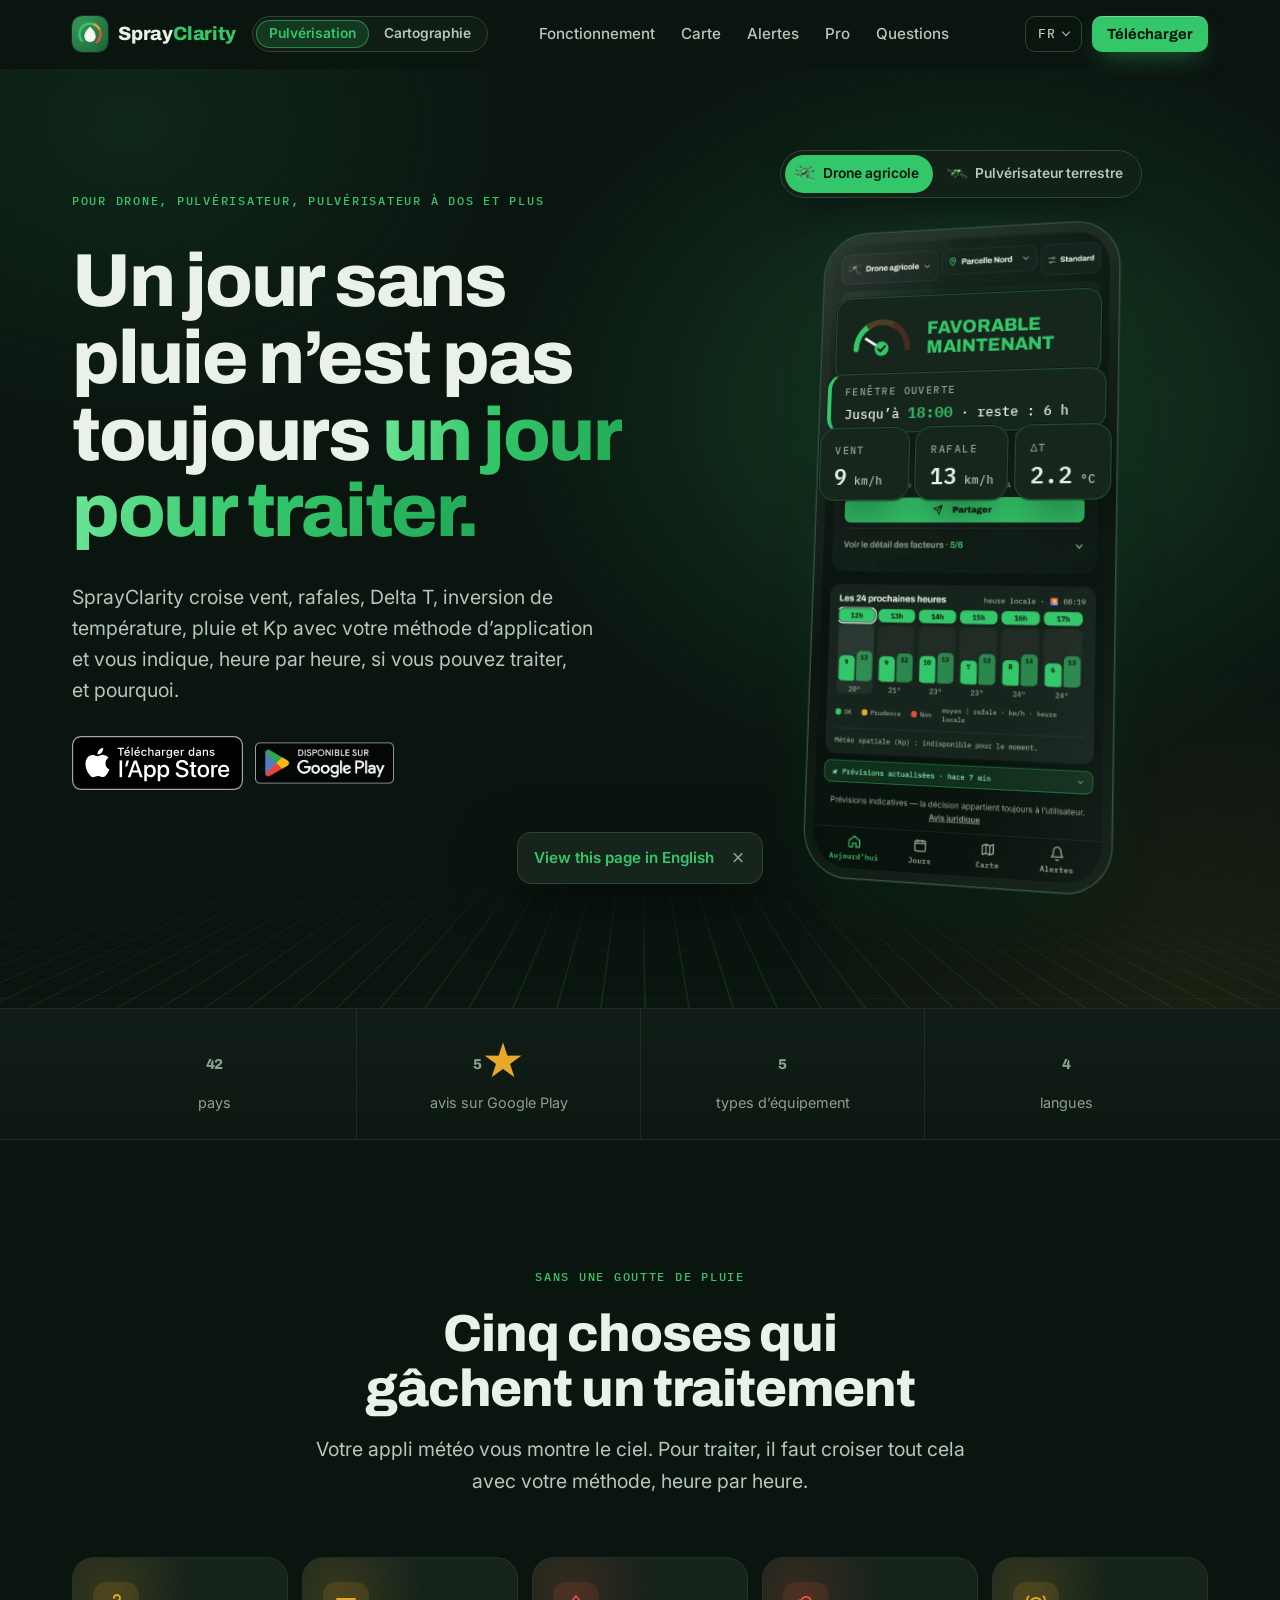
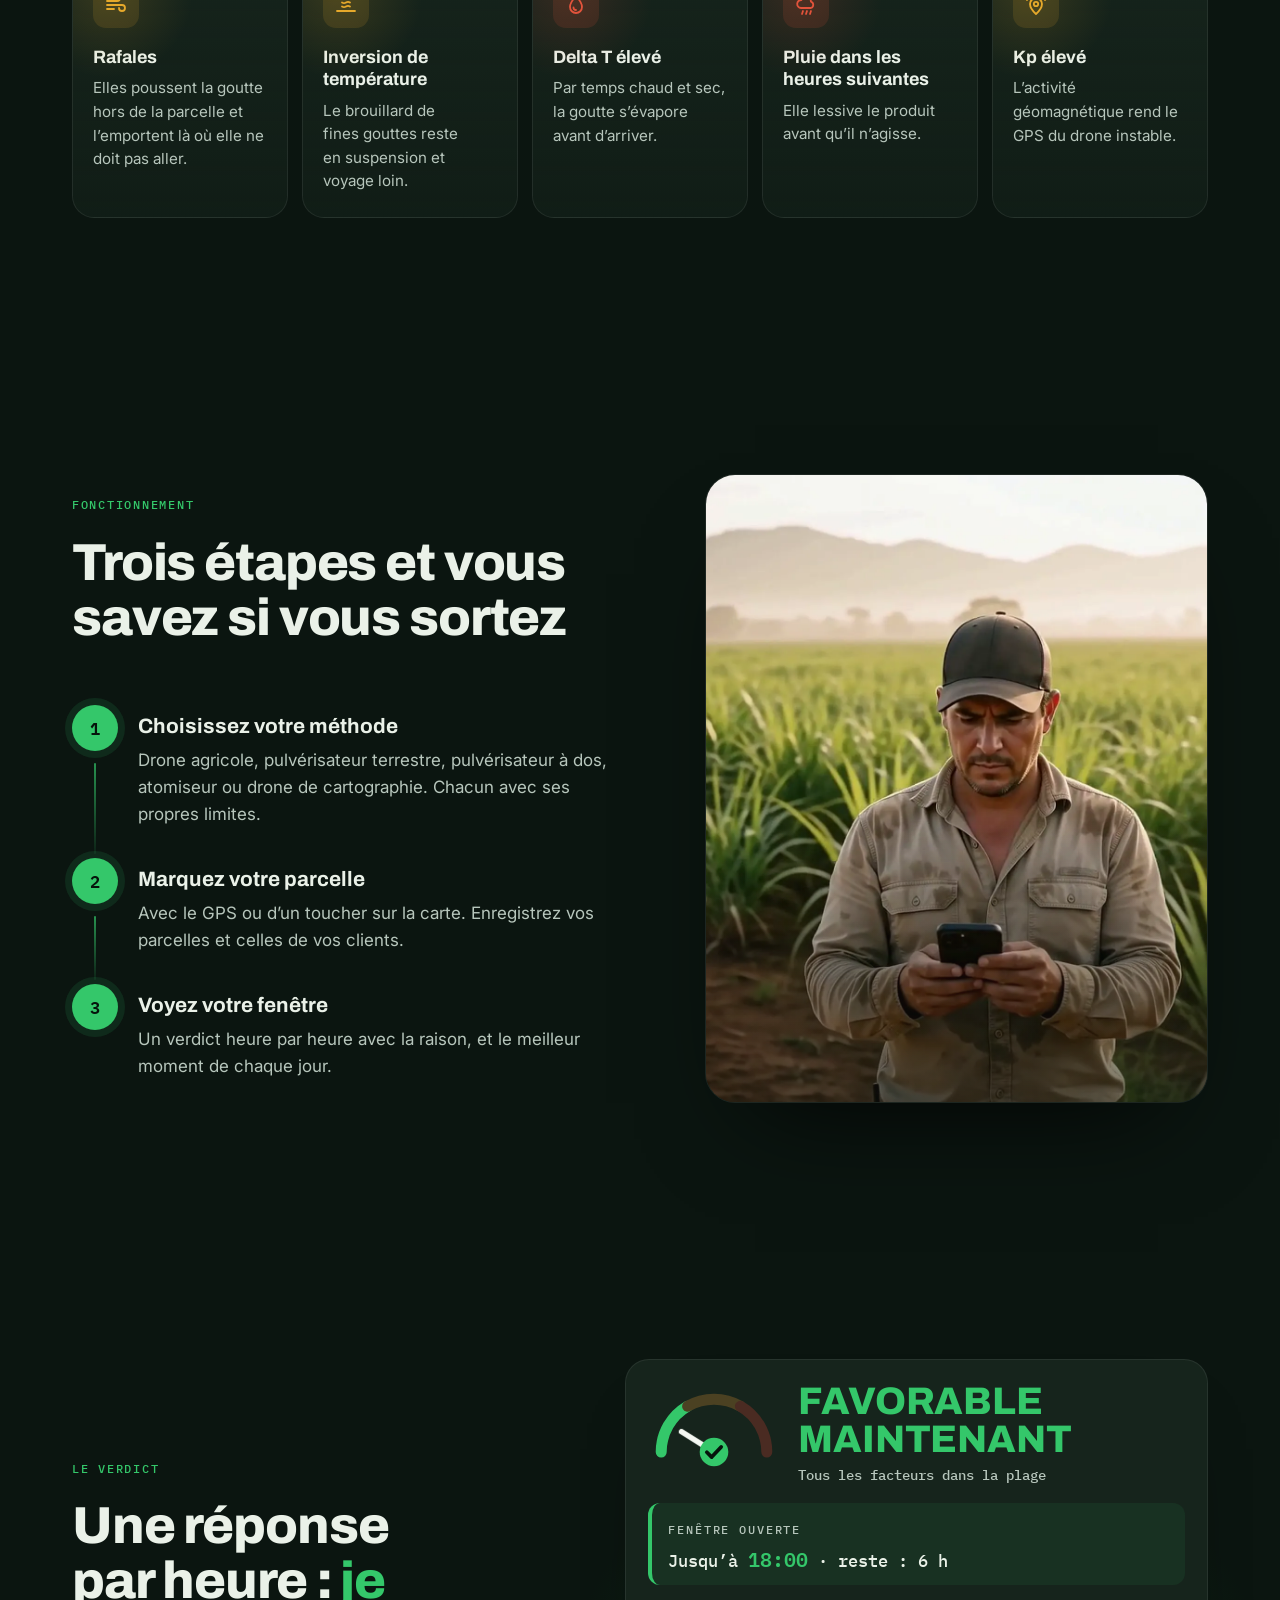
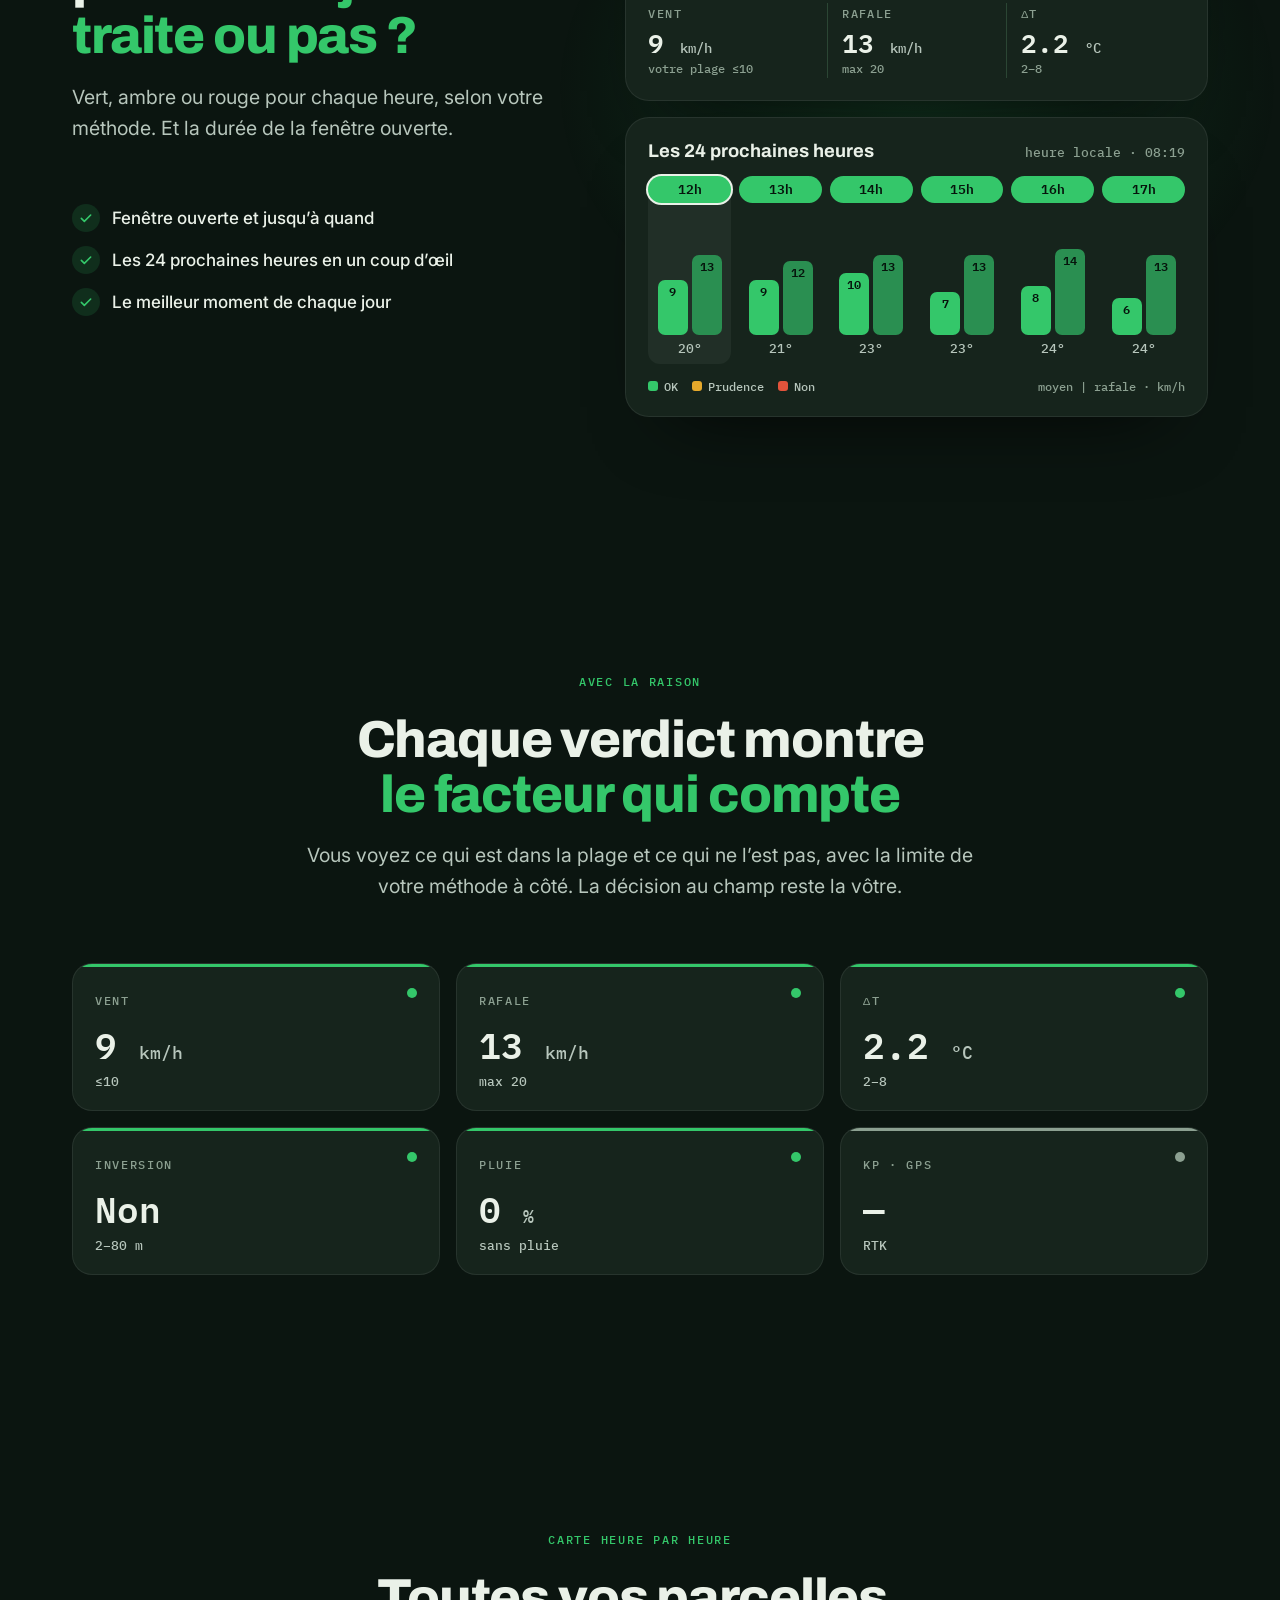
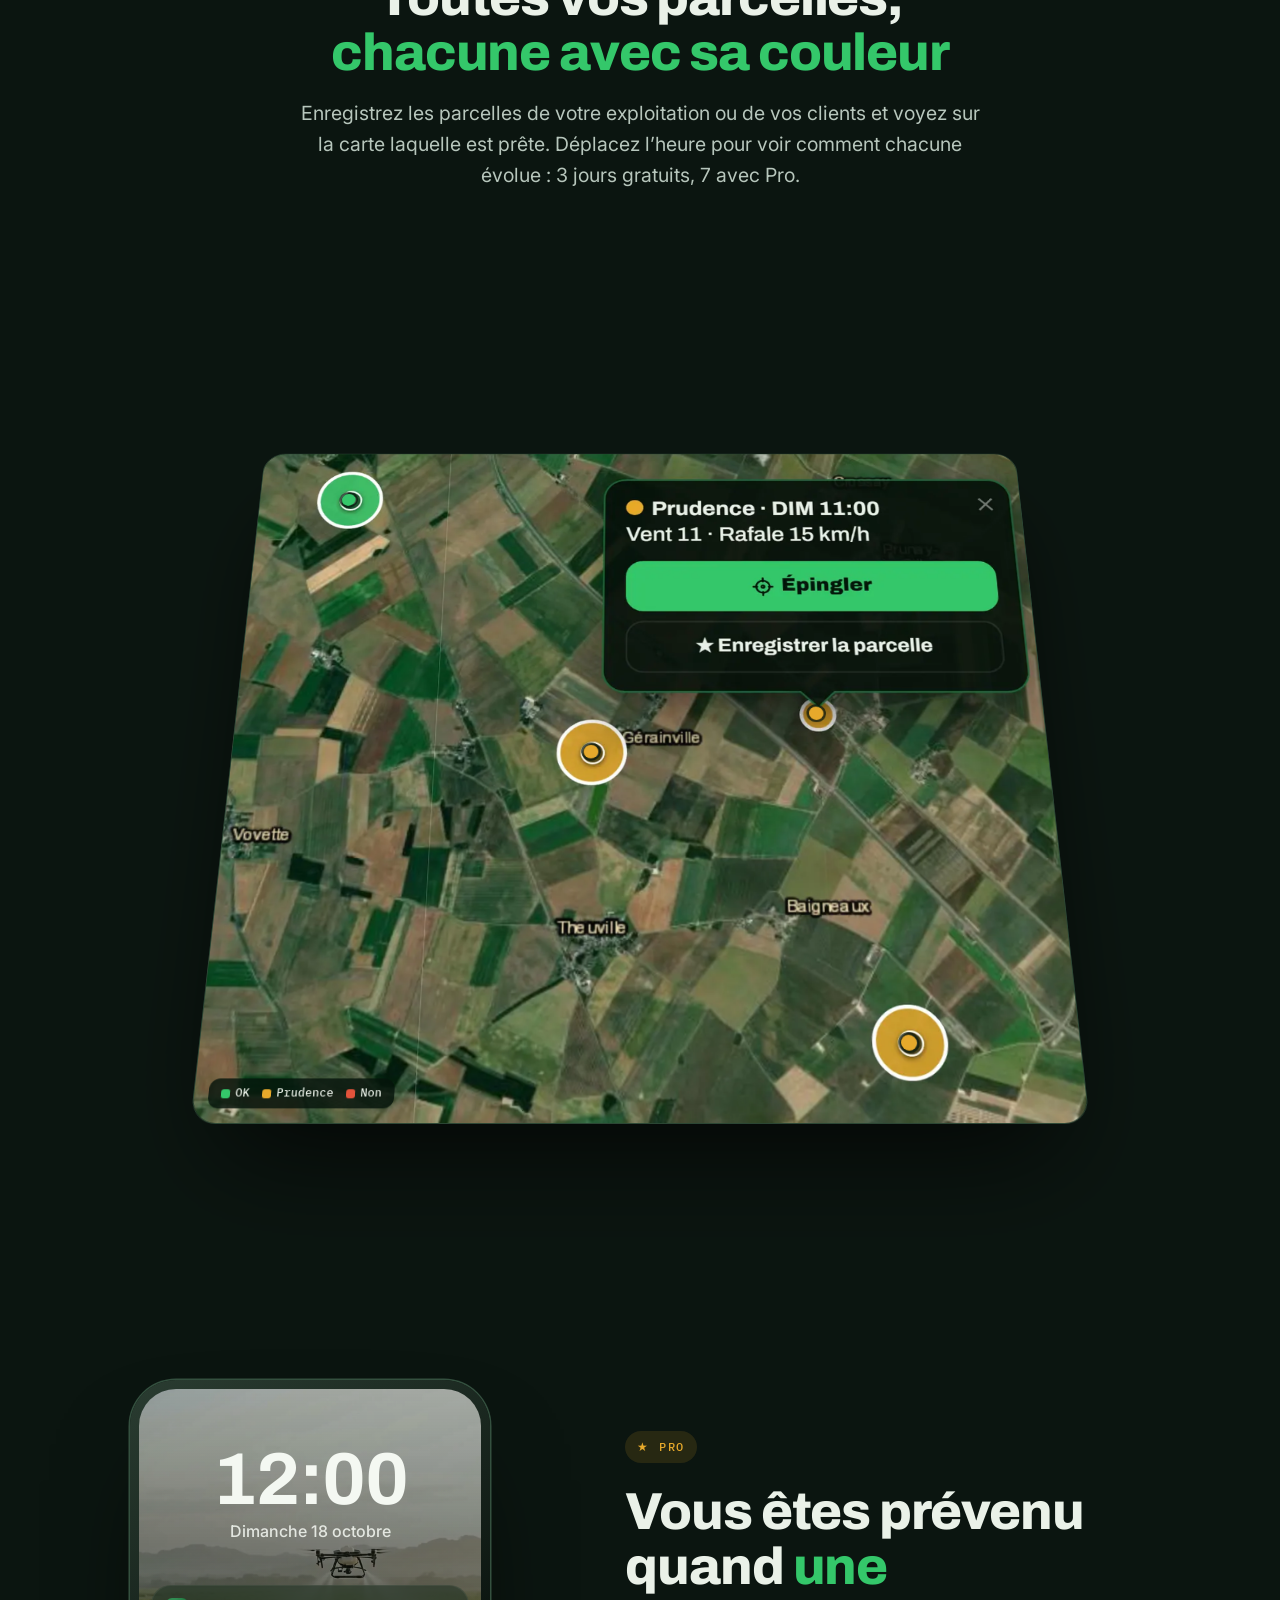
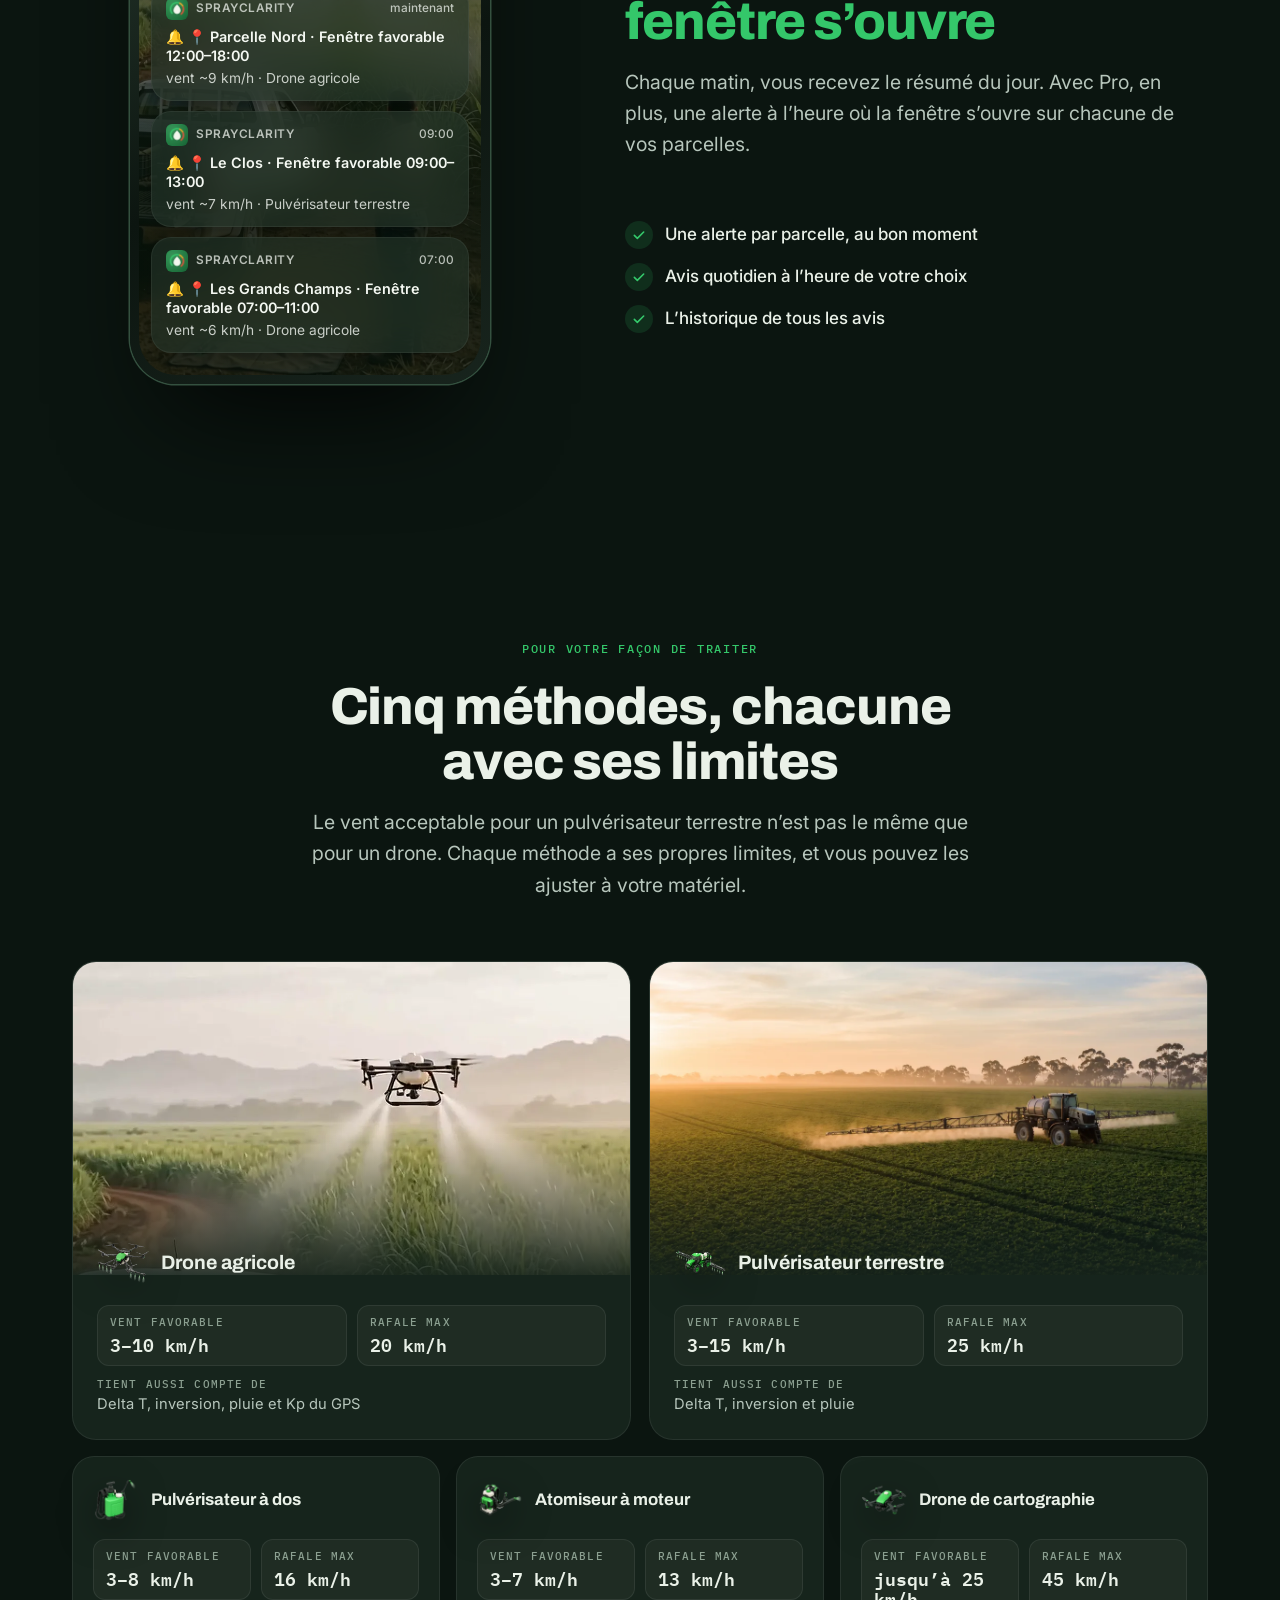
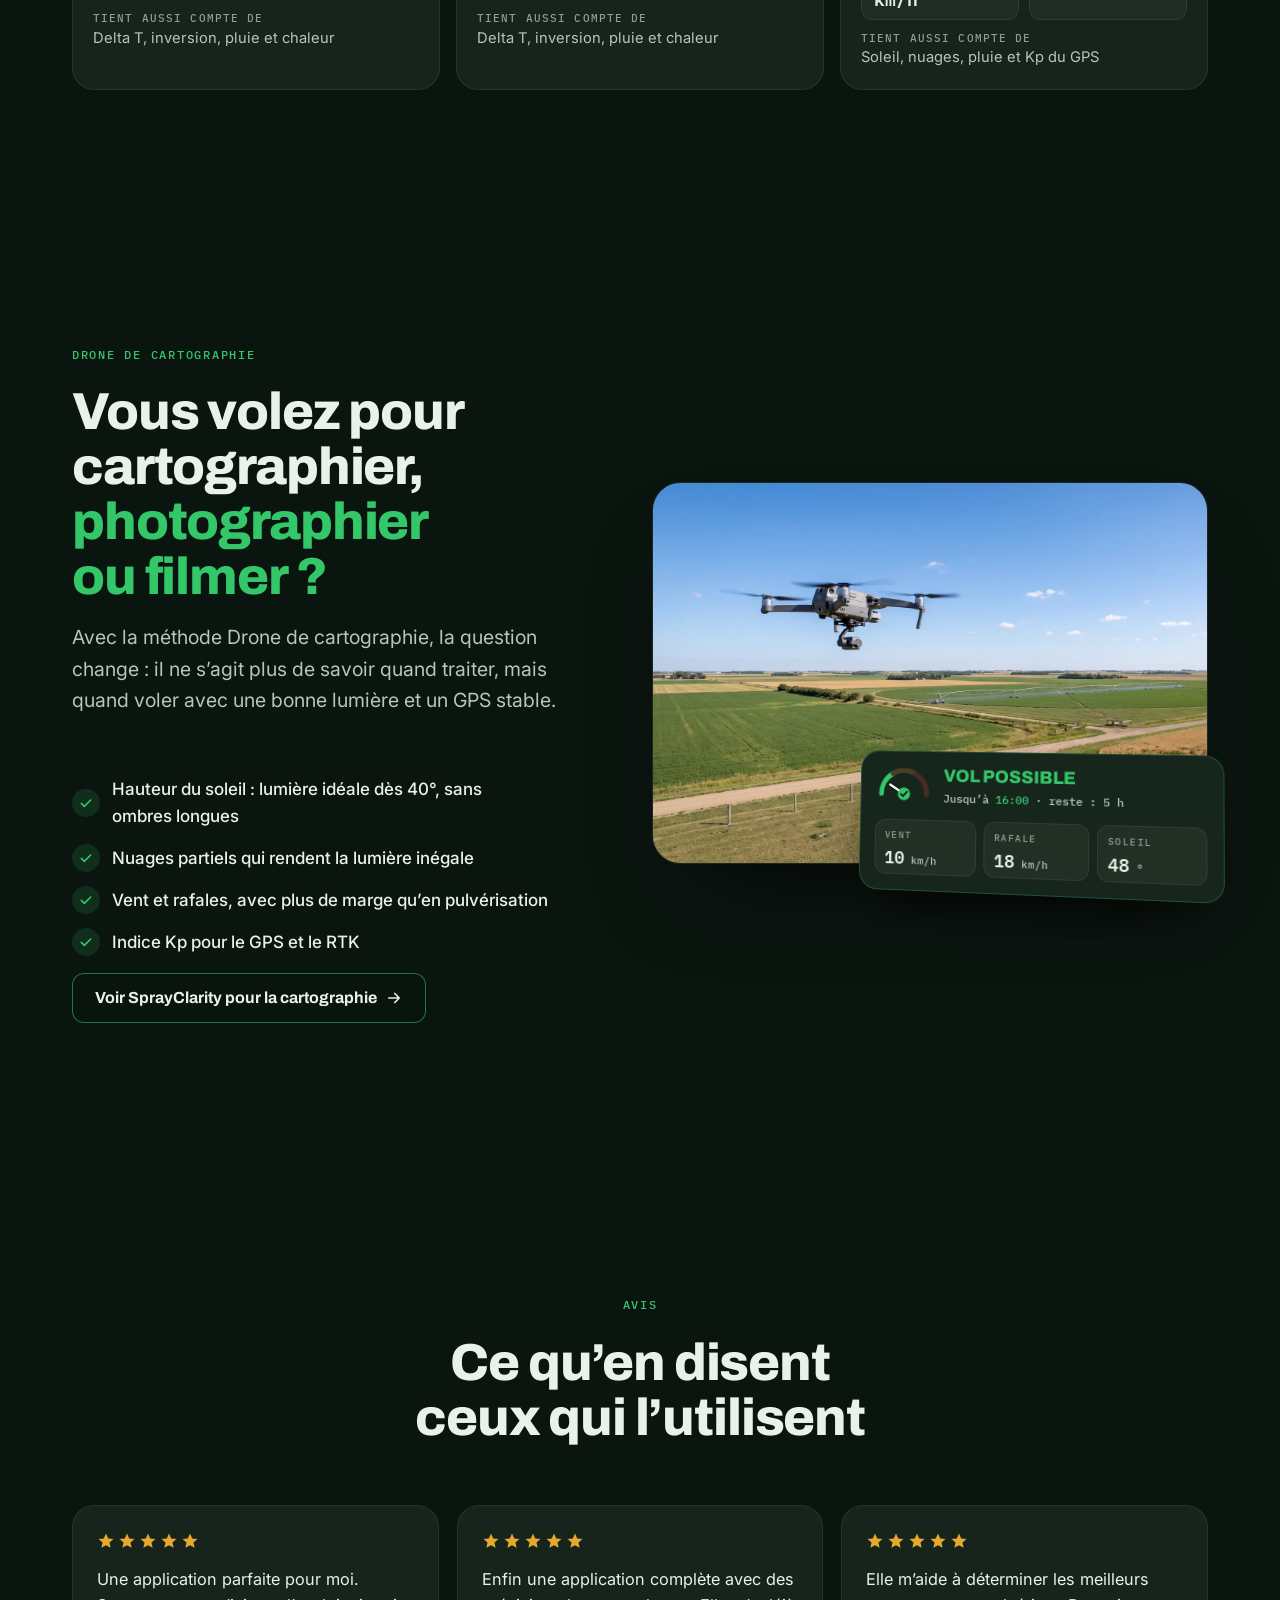
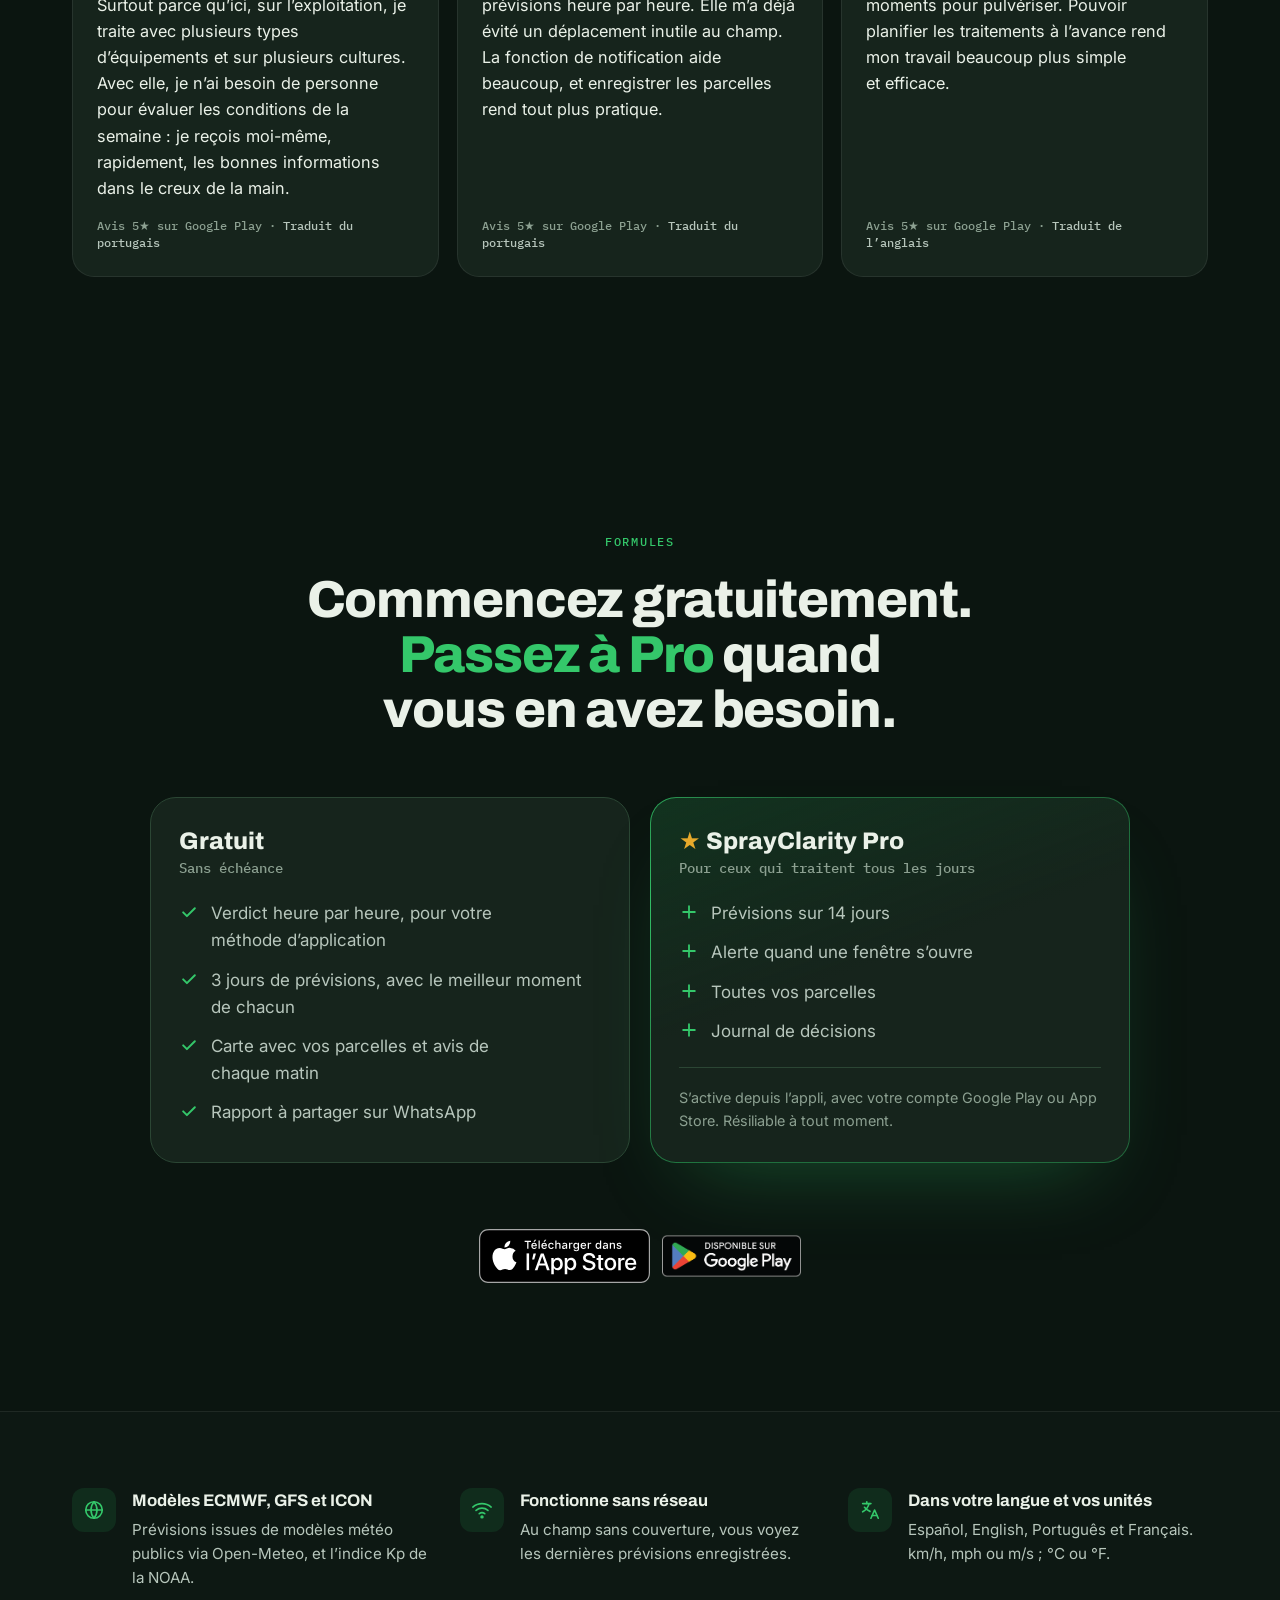
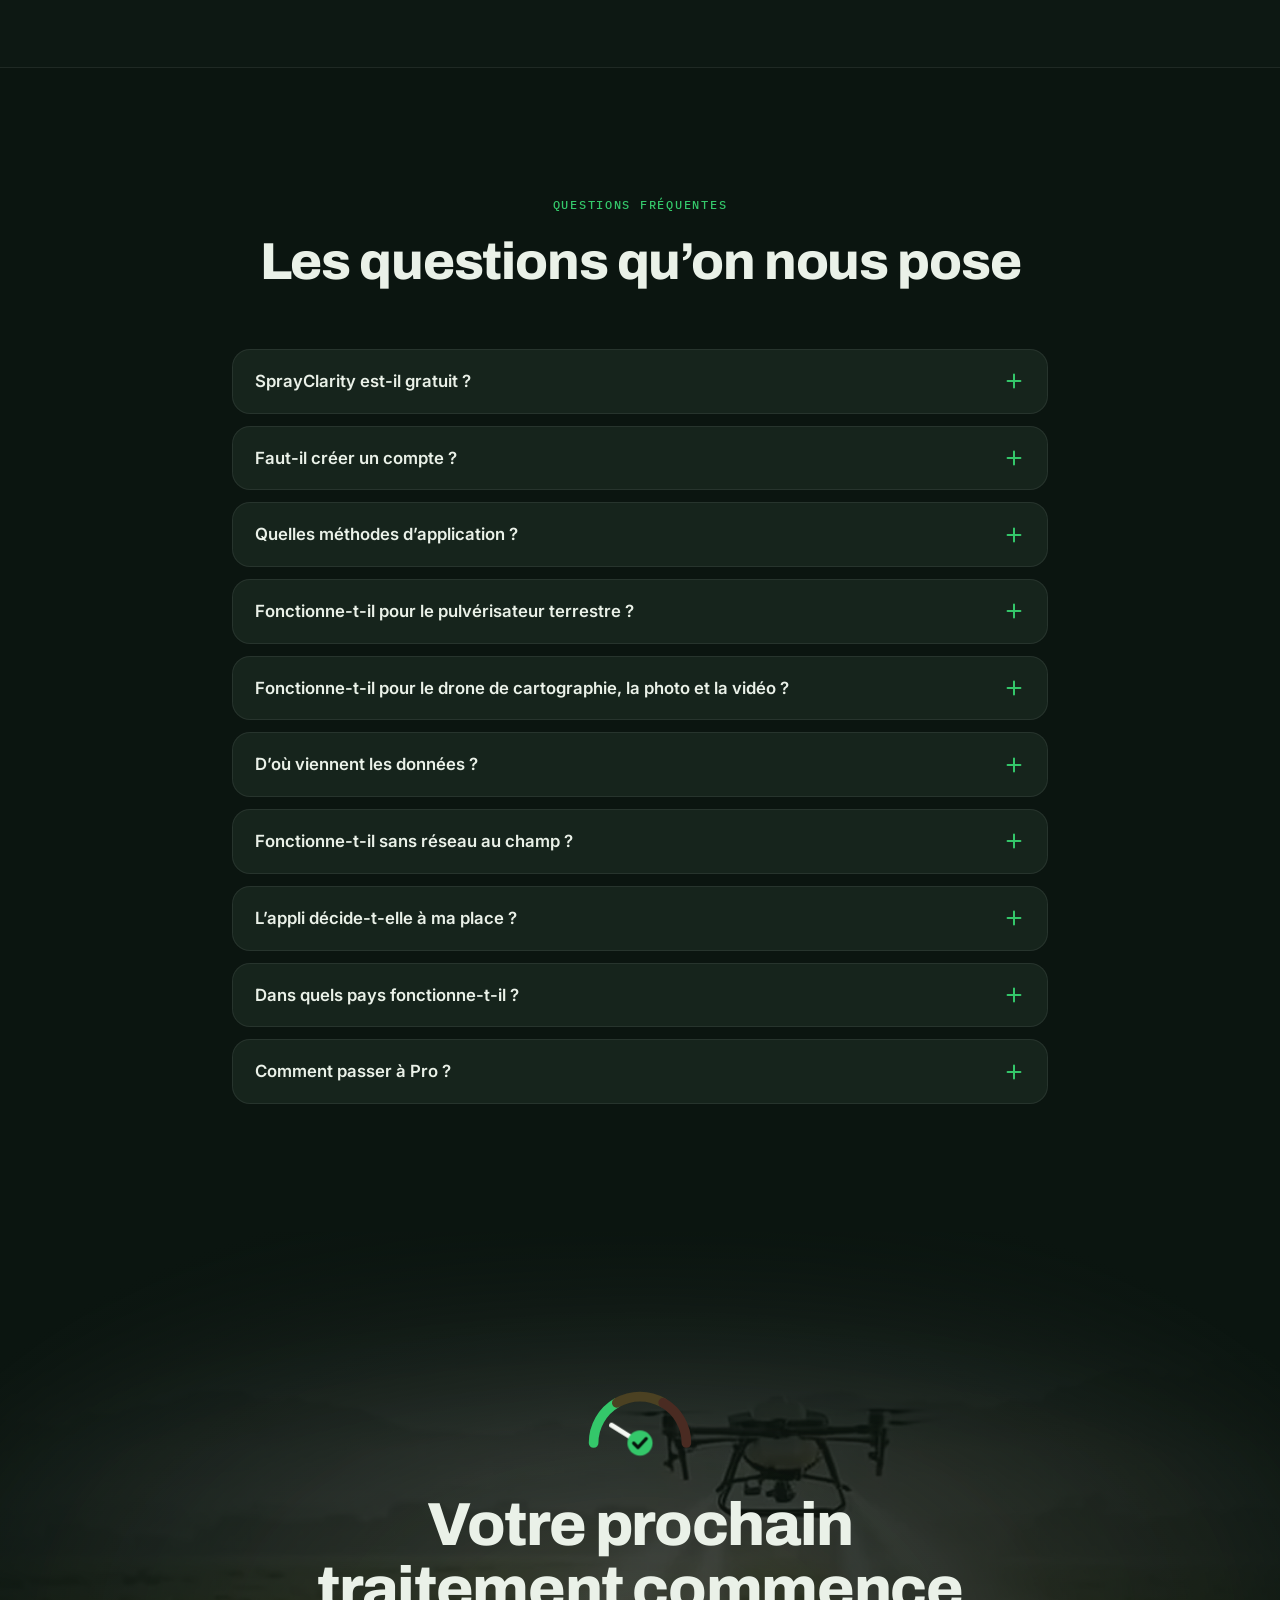
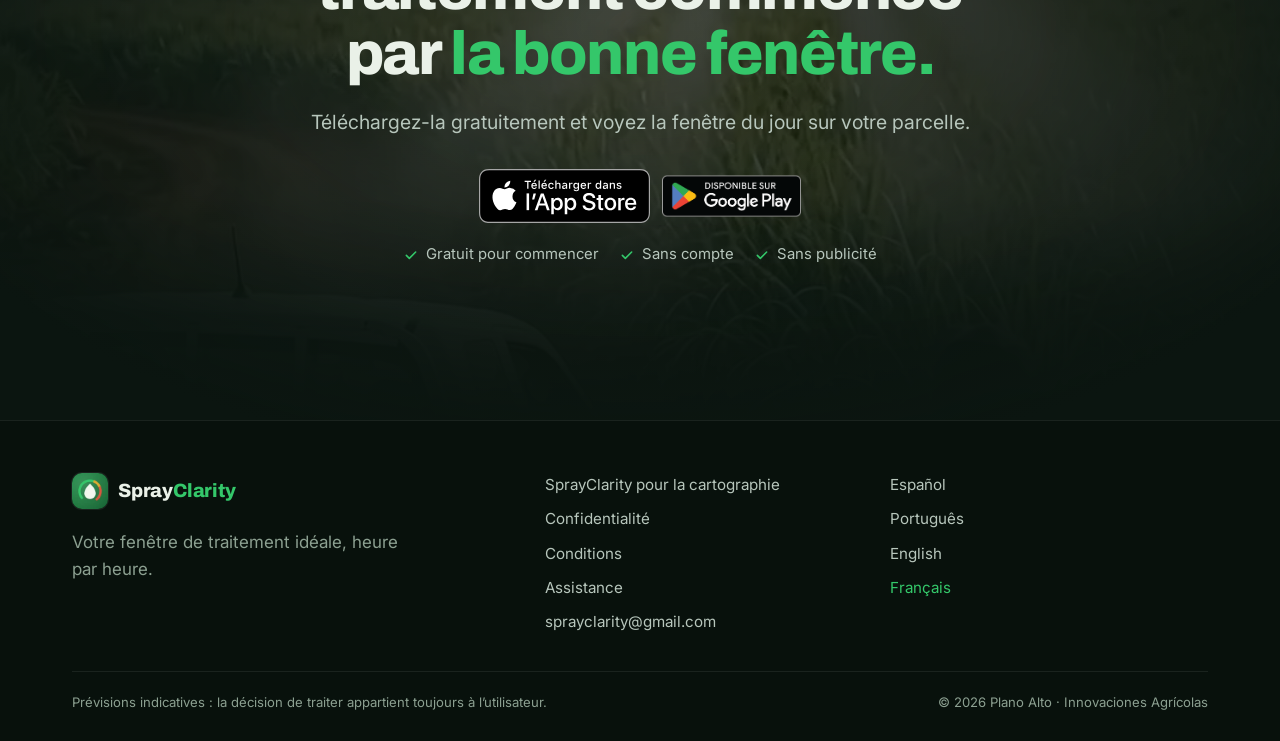
<file: fr/index.html>
<!doctype html>
<html lang="fr">
<head>
<meta charset="utf-8">
<meta name="viewport" content="width=device-width,initial-scale=1,viewport-fit=cover">
<title>SprayClarity · Votre fenêtre de traitement idéale, heure par heure</title>
<meta name="description" content="Un jour sans pluie n’est pas toujours un jour pour traiter. SprayClarity croise vent, rafales, Delta T, inversion de température, pluie et Kp avec votre méthode et vous indique, heure par heure, quand traiter. Gratuit sur Android et iPhone.">
<link rel="canonical" href="https://sprayclarity.com/fr/">
<link rel="alternate" hreflang="es" href="https://sprayclarity.com/"><link rel="alternate" hreflang="pt-BR" href="https://sprayclarity.com/pt/"><link rel="alternate" hreflang="en" href="https://sprayclarity.com/en/"><link rel="alternate" hreflang="fr" href="https://sprayclarity.com/fr/"><link rel="alternate" hreflang="x-default" href="https://sprayclarity.com/">
<meta property="og:type" content="website"><meta property="og:site_name" content="SprayClarity"><meta property="og:locale" content="fr_FR">
<meta property="og:title" content="Un jour sans pluie n’est pas toujours un jour pour traiter"><meta property="og:description" content="Un verdict heure par heure pour drone, pulvérisateur, pulvérisateur à dos et plus. Gratuit, sans compte.">
<meta property="og:url" content="https://sprayclarity.com/fr/"><meta property="og:image" content="https://sprayclarity.com/assets/landing/og-fr.jpg"><meta property="og:image:width" content="1200"><meta property="og:image:height" content="630">
<meta name="twitter:card" content="summary_large_image"><meta name="twitter:title" content="Un jour sans pluie n’est pas toujours un jour pour traiter"><meta name="twitter:description" content="Un verdict heure par heure pour drone, pulvérisateur, pulvérisateur à dos et plus. Gratuit, sans compte."><meta name="twitter:image" content="https://sprayclarity.com/assets/landing/og-fr.jpg">
<meta name="theme-color" content="#0B1510"><meta name="color-scheme" content="dark">
<link rel="icon" type="image/png" sizes="192x192" href="/assets/landing/img/icon-192.png"><link rel="apple-touch-icon" href="/assets/landing/img/icon-180.png">
<link rel="preconnect" href="https://fonts.googleapis.com"><link rel="preconnect" href="https://fonts.gstatic.com" crossorigin>
<link rel="stylesheet" href="https://fonts.googleapis.com/css2?family=Archivo:wght@700;800&family=IBM+Plex+Mono:wght@500;600&family=Inter:wght@400;500;600&display=swap">
<link rel="preload" as="image" href="/assets/landing/img/hoy-fr.webp" type="image/webp">
<link rel="stylesheet" href="/assets/landing/landing.css?v=6">

<script type="application/ld+json">{"@context":"https://schema.org","@type":"SoftwareApplication","name":"SprayClarity","operatingSystem":"Android, iOS","applicationCategory":"UtilitiesApplication","description":"Un jour sans pluie n’est pas toujours un jour pour traiter. SprayClarity croise vent, rafales, Delta T, inversion de température, pluie et Kp avec votre méthode et vous indique, heure par heure, quand traiter. Gratuit sur Android et iPhone.","url":"https://sprayclarity.com/fr/","inLanguage":"fr","image":"https://sprayclarity.com/assets/landing/og-fr.jpg","publisher":{"@type":"Organization","name":"Plano Alto"},"downloadUrl":["https://play.google.com/store/apps/details?id=com.planoalto.sprayclarity","https://apps.apple.com/app/id6804949973"]}</script>
<script>window.SC={"lang":"fr","founder":"Prix fondateur jusqu’au {d}","locale":"fr","sug":{"es":{"url":"/","msg":"Ver esta página en español"},"pt":{"url":"/pt/","msg":"Ver esta página em português"},"en":{"url":"/en/","msg":"View this page in English"},"fr":{"url":"/fr/","msg":"Voir cette page en français"}}};document.documentElement.classList.add('js');setTimeout(function(){if(!window.SCok)document.documentElement.classList.remove('js')},3500);</script>
</head>
<body>
<a class="skip" href="#main">Aller au contenu</a>
<header class="nav" data-nav>
  <div class="wrap navin">
    <a class="brand" href="/fr/" aria-label="SprayClarity"><img src="/assets/landing/img/icon-96.webp" width="36" height="36" alt=""><span>Spray<b>Clarity</b></span></a>
    <nav class="modo m-nav" aria-label="Pulvérisation ou cartographie"><a href="/fr/" aria-current="page">Pulvérisation</a><a href="/fr/cartographie/">Cartographie</a></nav>
    <nav class="links"><a href="#como">Fonctionnement</a><a href="#mapa">Carte</a><a href="#alertas">Alertes</a><a href="#pro">Pro</a><a href="#preguntas">Questions</a></nav>
    <div class="navr">
      <details class="langs"><summary aria-label="Langue">FR</summary><div class="langs-m"><a href="/" hreflang="es" lang="es">Español</a><a href="/pt/" hreflang="pt-BR" lang="pt-BR">Português</a><a href="/en/" hreflang="en" lang="en">English</a><a href="/fr/" hreflang="fr" lang="fr" aria-current="page">Français</a></div></details>
      <a class="btn sm" href="#descargar" data-cta>Télécharger</a>
    </div>
  </div>
</header>
<div class="sug" data-sug hidden><span></span><a href="#"></a><button type="button" aria-label="×">×</button></div>
<main id="main">

<section class="hero">
  <div class="aurora" aria-hidden="true"></div>
  <div class="field" aria-hidden="true"><i></i></div>
  <div class="wrap hero-g">
    <div class="hero-t">
      <nav class="modo m-hero" aria-label="Pulvérisation ou cartographie"><a href="/fr/" aria-current="page">Pulvérisation</a><a href="/fr/cartographie/">Cartographie</a></nav>
      <p class="eyebrow" data-anim>Pour drone, pulvérisateur, pulvérisateur à dos et plus</p>
      <h1 data-anim style="--i:1">Un jour sans pluie n’est pas toujours <em>un jour pour traiter.</em></h1>
      <p class="lead" data-anim style="--i:2">SprayClarity croise vent, rafales, Delta T, inversion de température, pluie et Kp avec votre méthode d’application et vous indique, heure par heure, si vous pouvez traiter, et pourquoi.</p>
      <div data-anim style="--i:3"><div class="badges hero-b"><a href="https://apps.apple.com/app/id6804949973" rel="noopener" data-store="ios"><img src="/assets/landing/img/badges/app-store_fr.svg" alt="Télécharger dans l’App Store" width="171" height="54"></a><a href="https://play.google.com/store/apps/details?id=com.planoalto.sprayclarity&amp;referrer=utm_source%3Dsitio-fr" rel="noopener" data-store="android"><img src="/assets/landing/img/badges/google-play_fr.png" alt="Disponible sur Google Play" width="140" height="54"></a></div></div>
      <ul class="micro" data-anim style="--i:4"><li><svg viewBox="0 0 24 24" fill="none" stroke="currentColor" stroke-width="2.4" stroke-linecap="round" stroke-linejoin="round"><path d="M5 12.5l4.5 4.5L19 7.5"/></svg>Gratuit pour commencer</li><li><svg viewBox="0 0 24 24" fill="none" stroke="currentColor" stroke-width="2.4" stroke-linecap="round" stroke-linejoin="round"><path d="M5 12.5l4.5 4.5L19 7.5"/></svg>Sans compte</li><li><svg viewBox="0 0 24 24" fill="none" stroke="currentColor" stroke-width="2.4" stroke-linecap="round" stroke-linejoin="round"><path d="M5 12.5l4.5 4.5L19 7.5"/></svg>Sans publicité</li></ul>
    </div>
    <div class="scene" data-scene>
      <div class="mtabs" role="tablist" aria-label="Méthode"><button type="button" role="tab" id="tab-dron" aria-controls="rig-dron" aria-selected="true" data-tab="dron"><img src="/assets/landing/img/m-dron.webp" width="22" height="22" alt="">Drone agricole</button><button type="button" role="tab" id="tab-terrestre" aria-controls="rig-terrestre" aria-selected="false" data-tab="terrestre"><img src="/assets/landing/img/m-terrestre.webp" width="22" height="22" alt="">Pulvérisateur terrestre</button></div>
      <div class="rigs">
      <div class="rig on play" data-m="dron" id="rig-dron" role="tabpanel" aria-labelledby="tab-dron">
        <figure class="device"><img src="/assets/landing/img/hoy-fr.webp" width="720" height="1564" alt="Écran Aujourd’hui de SprayClarity : favorable maintenant, fenêtre ouverte jusqu’à 18:00" fetchpriority="high"></figure>
        <div class="chip c-verdict long"><svg class="gauge mini" viewBox="0 0 120 86" aria-hidden="true"><path class="arc g" d="M12 60A48 48 0 0 1 36 18.4"/><path class="arc a" d="M36 18.4A48 48 0 0 1 84 18.4"/><path class="arc r" d="M84 18.4A48 48 0 0 1 108 60"/><g class="needle"><line x1="60" y1="60" x2="30.5" y2="41.5"/></g><circle class="hub" cx="60" cy="60" r="13"/><path class="tick" d="M53.5 60.2l4.4 4.4 8.6-9.2"/></svg><div><b>FAVORABLE MAINTENANT</b><span>Tous les facteurs dans la plage</span></div></div>
        <div class="chip c-win"><span class="mono">FENÊTRE OUVERTE</span><p>Jusqu’à <b>18:00</b> · reste : 6 h</p></div>
        <div class="chip c-f c-f1"><span class="mono">VENT</span><b>9<small> km/h</small></b></div><div class="chip c-f c-f2"><span class="mono">RAFALE</span><b>13<small> km/h</small></b></div><div class="chip c-f c-f3"><span class="mono">ΔT</span><b>2.2<small> °C</small></b></div>
      </div>
      <div class="rig" data-m="terrestre" id="rig-terrestre" role="tabpanel" aria-labelledby="tab-terrestre" aria-hidden="true" style="--oy:3.87%">
        <figure class="device"><img src="/assets/landing/img/hoy-fr-terrestre.webp" width="720" height="1564" alt="Écran Aujourd’hui de SprayClarity avec un pulvérisateur terrestre : favorable maintenant, fenêtre ouverte jusqu’à 19:00" fetchpriority="low"></figure>
        <div class="chip c-verdict long"><svg class="gauge mini" viewBox="0 0 120 86" aria-hidden="true"><path class="arc g" d="M12 60A48 48 0 0 1 36 18.4"/><path class="arc a" d="M36 18.4A48 48 0 0 1 84 18.4"/><path class="arc r" d="M84 18.4A48 48 0 0 1 108 60"/><g class="needle"><line x1="60" y1="60" x2="30.5" y2="41.5"/></g><circle class="hub" cx="60" cy="60" r="13"/><path class="tick" d="M53.5 60.2l4.4 4.4 8.6-9.2"/></svg><div><b>FAVORABLE MAINTENANT</b><span>Tous les facteurs dans la plage</span></div></div>
        <div class="chip c-win"><span class="mono">FENÊTRE OUVERTE</span><p>Jusqu’à <b>19:00</b> · reste : 3 h</p></div>
        <div class="chip c-f c-f1"><span class="mono">VENT</span><b>11<small> km/h</small></b></div><div class="chip c-f c-f2"><span class="mono">RAFALE</span><b>19<small> km/h</small></b></div><div class="chip c-f c-f3"><span class="mono">ΔT</span><b>5.0<small> °C</small></b></div>
      </div>
      </div>
    </div>
  </div>
</section>

<section class="proof">
  <div class="wrap proof-g"><div class="pf" data-anim style="--i:0"><b data-count="42">42</b><span>pays</span></div><div class="pf" data-anim style="--i:1"><b data-count="5★">5★</b><span>avis sur Google Play</span></div><div class="pf" data-anim style="--i:2"><b data-count="5">5</b><span>types d’équipement</span></div><div class="pf" data-anim style="--i:3"><b data-count="4">4</b><span>langues</span></div></div>
</section>
<section class="sec prob" id="problema">
  <div class="wrap">
    <div class="sh" data-anim><p class="eyebrow">Sans une goutte de pluie</p><h2>Cinq choses qui gâchent un traitement</h2><p class="lead">Votre appli météo vous montre le ciel. Pour traiter, il faut croiser tout cela avec votre méthode, heure par heure.</p></div>
    <div class="kgrid"><article class="kc k-rafaga" data-anim style="--i:0" data-tilt><span class="ki"><svg viewBox="0 0 24 24" fill="none" stroke="currentColor" stroke-width="1.8" stroke-linecap="round"><path d="M3 8h10a3 3 0 1 0-3-3"/><path d="M3 12h15a3 3 0 1 1-3 3"/><path d="M3 16h7"/></svg></span><h3>Rafales</h3><p>Elles poussent la goutte hors de la parcelle et l’emportent là où elle ne doit pas aller.</p></article><article class="kc k-inversion" data-anim style="--i:1" data-tilt><span class="ki"><svg viewBox="0 0 24 24" fill="none" stroke="currentColor" stroke-width="1.8" stroke-linecap="round" stroke-linejoin="round"><path d="M3 6h18"/><path d="M3 18h18"/><path d="M8 9.5c1.5 1 2.5 1 4 0s2.5-1 4 0"/><path d="M8 13.5c1.5 1 2.5 1 4 0s2.5-1 4 0"/></svg></span><h3>Inversion de température</h3><p>Le brouillard de fines gouttes reste en suspension et voyage loin.</p></article><article class="kc k-deltat" data-anim style="--i:2" data-tilt><span class="ki"><svg viewBox="0 0 24 24" fill="none" stroke="currentColor" stroke-width="1.8" stroke-linecap="round" stroke-linejoin="round"><path d="M12 3s6 6.5 6 11a6 6 0 0 1-12 0c0-4.5 6-11 6-11z"/><path d="M9.5 14.5a2.5 2.5 0 0 0 2.5 2.5"/></svg></span><h3>Delta T élevé</h3><p>Par temps chaud et sec, la goutte s’évapore avant d’arriver.</p></article><article class="kc k-lluvia" data-anim style="--i:3" data-tilt><span class="ki"><svg viewBox="0 0 24 24" fill="none" stroke="currentColor" stroke-width="1.8" stroke-linecap="round" stroke-linejoin="round"><path d="M7 15a4 4 0 0 1 .4-8A5 5 0 0 1 17 8.6 3.4 3.4 0 0 1 17 15z"/><path d="M9 18l-1 3"/><path d="M13 18l-1 3"/><path d="M17 18l-1 3"/></svg></span><h3>Pluie dans les heures suivantes</h3><p>Elle lessive le produit avant qu’il n’agisse.</p></article><article class="kc k-kp" data-anim style="--i:4" data-tilt><span class="ki"><svg viewBox="0 0 24 24" fill="none" stroke="currentColor" stroke-width="1.8" stroke-linecap="round" stroke-linejoin="round"><path d="M12 21s-6-5.4-6-10a6 6 0 0 1 12 0c0 4.6-6 10-6 10z"/><circle cx="12" cy="11" r="2.2"/><path d="M19.5 3.5a5 5 0 0 1 1.5 3.5"/><path d="M4.5 3.5A5 5 0 0 0 3 7"/></svg></span><h3>Kp élevé</h3><p>L’activité géomagnétique rend le GPS du drone instable.</p></article></div>
  </div>
</section>
<section class="sec como" id="como">
  <div class="wrap como-g">
    <div class="como-t">
      <div class="sh left" data-anim><p class="eyebrow">Fonctionnement</p><h2>Trois étapes et vous savez si vous sortez</h2></div>
      <ol class="steps"><li data-anim style="--i:0"><span class="sn">1</span><div><h3>Choisissez votre méthode</h3><p>Drone agricole, pulvérisateur terrestre, pulvérisateur à dos, atomiseur ou drone de cartographie. Chacun avec ses propres limites.</p></div></li><li data-anim style="--i:1"><span class="sn">2</span><div><h3>Marquez votre parcelle</h3><p>Avec le GPS ou d’un toucher sur la carte. Enregistrez vos parcelles et celles de vos clients.</p></div></li><li data-anim style="--i:2"><span class="sn">3</span><div><h3>Voyez votre fenêtre</h3><p>Un verdict heure par heure avec la raison, et le meilleur moment de chaque jour.</p></div></li></ol>
    </div>
    <figure class="photo" data-anim data-parallax><img src="/assets/landing/img/fono.webp" width="1080" height="1890" alt="" loading="lazy"></figure>
  </div>
</section>

<section class="sec ver" id="veredicto">
  <div class="wrap ver-g">
    <div class="ver-t">
      <div class="sh left" data-anim><p class="eyebrow">Le verdict</p><h2>Une réponse par heure : <em>je traite ou pas ?</em></h2><p class="lead">Vert, ambre ou rouge pour chaque heure, selon votre méthode. Et la durée de la fenêtre ouverte.</p></div>
      <ul class="ticks" data-anim style="--i:1"><li><svg viewBox="0 0 24 24" fill="none" stroke="currentColor" stroke-width="2.4" stroke-linecap="round" stroke-linejoin="round"><path d="M5 12.5l4.5 4.5L19 7.5"/></svg>Fenêtre ouverte et jusqu’à quand</li><li><svg viewBox="0 0 24 24" fill="none" stroke="currentColor" stroke-width="2.4" stroke-linecap="round" stroke-linejoin="round"><path d="M5 12.5l4.5 4.5L19 7.5"/></svg>Les 24 prochaines heures en un coup d’œil</li><li><svg viewBox="0 0 24 24" fill="none" stroke="currentColor" stroke-width="2.4" stroke-linecap="round" stroke-linejoin="round"><path d="M5 12.5l4.5 4.5L19 7.5"/></svg>Le meilleur moment de chaque jour</li></ul>
    </div>
    <div class="ver-v"><div class="vcard" data-anim><div class="vtop"><svg class="gauge big" viewBox="0 0 120 86" aria-hidden="true"><path class="arc g" d="M12 60A48 48 0 0 1 36 18.4"/><path class="arc a" d="M36 18.4A48 48 0 0 1 84 18.4"/><path class="arc r" d="M84 18.4A48 48 0 0 1 108 60"/><g class="needle"><line x1="60" y1="60" x2="30.5" y2="41.5"/></g><circle class="hub" cx="60" cy="60" r="13"/><path class="tick" d="M53.5 60.2l4.4 4.4 8.6-9.2"/></svg><div><b class="vbig">FAVORABLE MAINTENANT</b><span class="vall">Tous les facteurs dans la plage</span></div></div><div class="vwin"><span class="mono">FENÊTRE OUVERTE</span><p>Jusqu’à <b>18:00</b> · reste : 6 h</p></div><div class="vf"><div><span class="mono">VENT</span><b>9 <small>km/h</small></b><span class="rg">votre plage ≤10</span></div><div><span class="mono">RAFALE</span><b>13 <small>km/h</small></b><span class="rg">max 20</span></div><div><span class="mono">ΔT</span><b>2.2 <small>°C</small></b><span class="rg">2–8</span></div></div></div><div class="strip" data-anim><div class="strip-h"><b>Les 24 prochaines heures</b><span>heure locale · 08:19</span></div><div class="strip-cols"><div class="col g now" style="--i:0"><span class="hr">12h</span><div class="bars"><i class="sus" style="--h:0.450"><em>9</em></i><i class="gus" style="--h:0.650"><em>13</em></i></div><span class="tmp">20°</span></div><div class="col g" style="--i:1"><span class="hr">13h</span><div class="bars"><i class="sus" style="--h:0.450"><em>9</em></i><i class="gus" style="--h:0.600"><em>12</em></i></div><span class="tmp">21°</span></div><div class="col g" style="--i:2"><span class="hr">14h</span><div class="bars"><i class="sus" style="--h:0.500"><em>10</em></i><i class="gus" style="--h:0.650"><em>13</em></i></div><span class="tmp">23°</span></div><div class="col g" style="--i:3"><span class="hr">15h</span><div class="bars"><i class="sus" style="--h:0.350"><em>7</em></i><i class="gus" style="--h:0.650"><em>13</em></i></div><span class="tmp">23°</span></div><div class="col g" style="--i:4"><span class="hr">16h</span><div class="bars"><i class="sus" style="--h:0.400"><em>8</em></i><i class="gus" style="--h:0.700"><em>14</em></i></div><span class="tmp">24°</span></div><div class="col g" style="--i:5"><span class="hr">17h</span><div class="bars"><i class="sus" style="--h:0.300"><em>6</em></i><i class="gus" style="--h:0.650"><em>13</em></i></div><span class="tmp">24°</span></div></div><div class="strip-leg"><span class="lg g">OK</span><span class="lg a">Prudence</span><span class="lg r">Non</span><span class="note">moyen | rafale · km/h</span></div></div></div>
  </div>
</section>

<section class="sec porque" id="porque">
  <div class="wrap">
    <div class="sh" data-anim><p class="eyebrow">Avec la raison</p><h2>Chaque verdict montre <em>le facteur qui compte</em></h2><p class="lead">Vous voyez ce qui est dans la plage et ce qui ne l’est pas, avec la limite de votre méthode à côté. La décision au champ reste la vôtre.</p></div>
    <div class="fgrid"><div class="fc g" data-anim style="--i:0" data-tilt><span class="fk mono">VENT</span><i class="dot"></i><b class="fv">9 <small>km/h</small></b><span class="fr">≤10</span></div><div class="fc g" data-anim style="--i:1" data-tilt><span class="fk mono">RAFALE</span><i class="dot"></i><b class="fv">13 <small>km/h</small></b><span class="fr">max 20</span></div><div class="fc g" data-anim style="--i:2" data-tilt><span class="fk mono">ΔT</span><i class="dot"></i><b class="fv">2.2 <small>°C</small></b><span class="fr">2–8</span></div><div class="fc g" data-anim style="--i:3" data-tilt><span class="fk mono">INVERSION</span><i class="dot"></i><b class="fv">Non</b><span class="fr">2–80 m</span></div><div class="fc g" data-anim style="--i:4" data-tilt><span class="fk mono">PLUIE</span><i class="dot"></i><b class="fv">0 <small>%</small></b><span class="fr">sans pluie</span></div><div class="fc x" data-anim style="--i:5" data-tilt><span class="fk mono">KP · GPS</span><i class="dot"></i><b class="fv">—</b><span class="fr">RTK</span></div></div>
  </div>
</section>

<section class="sec mapa" id="mapa">
  <div class="wrap">
    <div class="sh" data-anim><p class="eyebrow">Carte heure par heure</p><h2>Toutes vos parcelles, <em>chacune avec sa couleur</em></h2><p class="lead">Enregistrez les parcelles de votre exploitation ou de vos clients et voyez sur la carte laquelle est prête. Déplacez l’heure pour voir comment chacune évolue : 3 jours gratuits, 7 avec Pro.</p></div>
    <div class="mapstage" data-tiltscroll>
      <figure class="mapwrap" data-anim><img src="/assets/landing/img/mapa-fr.webp" width="1200" height="1046" alt="Carte satellite de SprayClarity avec des parcelles en vert, ambre et rouge" loading="lazy"><span class="pin g" style="left:11.67%;top:8.09%;--i:0"></span><span class="pin a" style="left:43.94%;top:48.96%;--i:1"></span><span class="pin a" style="left:71.89%;top:43.13%;--i:2"></span><span class="pin a" style="left:80.53%;top:89.74%;--i:3"></span>
        <figcaption class="maplegend"><span class="lg g">OK</span><span class="lg a">Prudence</span><span class="lg r">Non</span></figcaption></figure>
    </div>
  </div>
</section>

<section class="sec alertas" id="alertas">
  <div class="wrap al-g">
    <div class="al-v"><div class="lockphone" data-anim><div class="lk"><div class="lk-clock">12:00</div><div class="lk-date">Dimanche 18 octobre</div><div class="lk-list"><div class="ntf" style="--i:2"><div class="nh"><img src="/assets/landing/img/icon-96.webp" width="24" height="24" alt=""><span>SprayClarity</span><time>maintenant</time></div><b>🔔 📍 Parcelle Nord · Fenêtre favorable 12:00–18:00</b><p>vent ~9 km/h · Drone agricole</p></div><div class="ntf" style="--i:1"><div class="nh"><img src="/assets/landing/img/icon-96.webp" width="24" height="24" alt=""><span>SprayClarity</span><time>09:00</time></div><b>🔔 📍 Le Clos · Fenêtre favorable 09:00–13:00</b><p>vent ~7 km/h · Pulvérisateur terrestre</p></div><div class="ntf" style="--i:0"><div class="nh"><img src="/assets/landing/img/icon-96.webp" width="24" height="24" alt=""><span>SprayClarity</span><time>07:00</time></div><b>🔔 📍 Les Grands Champs · Fenêtre favorable 07:00–11:00</b><p>vent ~6 km/h · Drone agricole</p></div></div></div></div></div>
    <div class="al-t">
      <div class="sh left" data-anim><p class="eyebrow pro-eye">★ Pro</p><h2>Vous êtes prévenu quand <em>une fenêtre s’ouvre</em></h2><p class="lead">Chaque matin, vous recevez le résumé du jour. Avec Pro, en plus, une alerte à l’heure où la fenêtre s’ouvre sur chacune de vos parcelles.</p></div>
      <ul class="ticks" data-anim style="--i:1"><li><svg viewBox="0 0 24 24" fill="none" stroke="currentColor" stroke-width="2.4" stroke-linecap="round" stroke-linejoin="round"><path d="M5 12.5l4.5 4.5L19 7.5"/></svg>Une alerte par parcelle, au bon moment</li><li><svg viewBox="0 0 24 24" fill="none" stroke="currentColor" stroke-width="2.4" stroke-linecap="round" stroke-linejoin="round"><path d="M5 12.5l4.5 4.5L19 7.5"/></svg>Avis quotidien à l’heure de votre choix</li><li><svg viewBox="0 0 24 24" fill="none" stroke="currentColor" stroke-width="2.4" stroke-linecap="round" stroke-linejoin="round"><path d="M5 12.5l4.5 4.5L19 7.5"/></svg>L’historique de tous les avis</li></ul>
    </div>
  </div>
</section>

<section class="sec metodos" id="metodos">
  <div class="wrap">
    <div class="sh" data-anim><p class="eyebrow">Pour votre façon de traiter</p><h2>Cinq méthodes, chacune avec ses limites</h2><p class="lead">Le vent acceptable pour un pulvérisateur terrestre n’est pas le même que pour un drone. Chaque méthode a ses propres limites, et vous pouvez les ajuster à votre matériel.</p></div>
    <div class="mfeat"><article class="mf" data-anim style="--i:0">
      <figure class="mf-img"><img src="/assets/landing/img/metodo-dron.webp" width="1080" height="608" alt="Drone agricole pulvérisant une plantation de canne à sucre" loading="lazy"></figure>
      <div class="mf-b"><div class="mf-h"><img src="/assets/landing/img/m-dron.webp" width="52" height="52" alt=""><h3>Drone agricole</h3></div><dl class="lims"><div><dt>Vent favorable</dt><dd>3–10 km/h</dd></div><div><dt>Rafale max</dt><dd>20 km/h</dd></div></dl><p class="also"><span>Tient aussi compte de</span>Delta T, inversion, pluie et Kp du GPS</p></div></article><article class="mf" data-anim style="--i:1">
      <figure class="mf-img"><img src="/assets/landing/img/metodo-terrestre.webp" width="1200" height="670" alt="Pulvérisateur automoteur traitant du soja au lever du soleil" loading="lazy"></figure>
      <div class="mf-b"><div class="mf-h"><img src="/assets/landing/img/m-terrestre.webp" width="52" height="52" alt=""><h3>Pulvérisateur terrestre</h3></div><dl class="lims"><div><dt>Vent favorable</dt><dd>3–15 km/h</dd></div><div><dt>Rafale max</dt><dd>25 km/h</dd></div></dl><p class="also"><span>Tient aussi compte de</span>Delta T, inversion et pluie</p></div></article></div>
    <div class="mgrid3"><article class="mc" data-anim style="--i:2" data-tilt><div class="mf-h"><img src="/assets/landing/img/m-mochila.webp" width="52" height="52" alt="" loading="lazy"><h3>Pulvérisateur à dos</h3></div><dl class="lims"><div><dt>Vent favorable</dt><dd>3–8 km/h</dd></div><div><dt>Rafale max</dt><dd>16 km/h</dd></div></dl><p class="also"><span>Tient aussi compte de</span>Delta T, inversion, pluie et chaleur</p></article><article class="mc" data-anim style="--i:3" data-tilt><div class="mf-h"><img src="/assets/landing/img/m-motor.webp" width="52" height="52" alt="" loading="lazy"><h3>Atomiseur à moteur</h3></div><dl class="lims"><div><dt>Vent favorable</dt><dd>3–7 km/h</dd></div><div><dt>Rafale max</dt><dd>13 km/h</dd></div></dl><p class="also"><span>Tient aussi compte de</span>Delta T, inversion, pluie et chaleur</p></article><article class="mc" data-anim style="--i:4" data-tilt><div class="mf-h"><img src="/assets/landing/img/m-mapeo.webp" width="52" height="52" alt="" loading="lazy"><h3>Drone de cartographie</h3></div><dl class="lims"><div><dt>Vent favorable</dt><dd>jusqu’à 25 km/h</dd></div><div><dt>Rafale max</dt><dd>45 km/h</dd></div></dl><p class="also"><span>Tient aussi compte de</span>Soleil, nuages, pluie et Kp du GPS</p></article></div>
  </div>
</section>

<section class="sec vuelo" id="vuelo">
  <div class="wrap vuelo-g">
    <div class="vuelo-t">
      <div class="sh left" data-anim><p class="eyebrow">Drone de cartographie</p><h2>Vous volez pour cartographier, <em>photographier ou filmer ?</em></h2><p class="lead">Avec la méthode Drone de cartographie, la question change : il ne s’agit plus de savoir quand traiter, mais quand voler avec une bonne lumière et un GPS stable.</p></div>
      <ul class="ticks" data-anim style="--i:1"><li><svg viewBox="0 0 24 24" fill="none" stroke="currentColor" stroke-width="2.4" stroke-linecap="round" stroke-linejoin="round"><path d="M5 12.5l4.5 4.5L19 7.5"/></svg>Hauteur du soleil : lumière idéale dès 40°, sans ombres longues</li><li><svg viewBox="0 0 24 24" fill="none" stroke="currentColor" stroke-width="2.4" stroke-linecap="round" stroke-linejoin="round"><path d="M5 12.5l4.5 4.5L19 7.5"/></svg>Nuages partiels qui rendent la lumière inégale</li><li><svg viewBox="0 0 24 24" fill="none" stroke="currentColor" stroke-width="2.4" stroke-linecap="round" stroke-linejoin="round"><path d="M5 12.5l4.5 4.5L19 7.5"/></svg>Vent et rafales, avec plus de marge qu’en pulvérisation</li><li><svg viewBox="0 0 24 24" fill="none" stroke="currentColor" stroke-width="2.4" stroke-linecap="round" stroke-linejoin="round"><path d="M5 12.5l4.5 4.5L19 7.5"/></svg>Indice Kp pour le GPS et le RTK</li></ul>
      <p data-anim style="--i:2"><a class="btn ghost" href="/fr/cartographie/">Voir SprayClarity pour la cartographie<svg viewBox="0 0 24 24" fill="none" stroke="currentColor" stroke-width="2.2" stroke-linecap="round" stroke-linejoin="round"><path d="M5 12h14M13 6l6 6-6 6"/></svg></a></p>
    </div>
    <figure class="vuelo-v" data-anim style="--i:1">
      <div class="vuelo-foto"><img src="/assets/landing/img/mapeo-ancho.webp" width="1800" height="1004" alt="Drone de cartographie survolant des parcelles agricoles" loading="lazy"></div>
      <figcaption class="vuelo-card"><svg class="gauge mini" viewBox="0 0 120 86" aria-hidden="true"><path class="arc g" d="M12 60A48 48 0 0 1 36 18.4"/><path class="arc a" d="M36 18.4A48 48 0 0 1 84 18.4"/><path class="arc r" d="M84 18.4A48 48 0 0 1 108 60"/><g class="needle"><line x1="60" y1="60" x2="30.5" y2="41.5"/></g><circle class="hub" cx="60" cy="60" r="13"/><path class="tick" d="M53.5 60.2l4.4 4.4 8.6-9.2"/></svg><div class="vc-t"><b>VOL POSSIBLE</b><span>Jusqu’à <b>16:00</b> · reste : 5 h</span></div>
        <div class="vc-f"><div><span class="mono">VENT</span><b>10<small> km/h</small></b></div><div><span class="mono">RAFALE</span><b>18<small> km/h</small></b></div><div><span class="mono">SOLEIL</span><b>48<small> °</small></b></div></div></figcaption>
    </figure>
  </div>
</section>

<section class="sec opiniones" id="opiniones">
  <div class="wrap">
    <div class="sh" data-anim><p class="eyebrow">Avis</p><h2>Ce qu’en disent ceux qui l’utilisent</h2></div>
    <div class="rgrid"><figure class="rv" data-anim style="--i:0"><div class="stars" aria-label="5/5"><svg viewBox="0 0 24 24"><path d="M12 2l2.9 6.6 7.1.7-5.4 4.8 1.6 7L12 17.5 5.8 21.1l1.6-7L2 9.3l7.1-.7z"/></svg><svg viewBox="0 0 24 24"><path d="M12 2l2.9 6.6 7.1.7-5.4 4.8 1.6 7L12 17.5 5.8 21.1l1.6-7L2 9.3l7.1-.7z"/></svg><svg viewBox="0 0 24 24"><path d="M12 2l2.9 6.6 7.1.7-5.4 4.8 1.6 7L12 17.5 5.8 21.1l1.6-7L2 9.3l7.1-.7z"/></svg><svg viewBox="0 0 24 24"><path d="M12 2l2.9 6.6 7.1.7-5.4 4.8 1.6 7L12 17.5 5.8 21.1l1.6-7L2 9.3l7.1-.7z"/></svg><svg viewBox="0 0 24 24"><path d="M12 2l2.9 6.6 7.1.7-5.4 4.8 1.6 7L12 17.5 5.8 21.1l1.6-7L2 9.3l7.1-.7z"/></svg></div><blockquote>Une application parfaite pour moi. Surtout parce qu’ici, sur l’exploitation, je traite avec plusieurs types d’équipements et sur plusieurs cultures. Avec elle, je n’ai besoin de personne pour évaluer les conditions de la semaine : je reçois moi-même, rapidement, les bonnes informations dans le creux de la main.</blockquote><figcaption>Avis 5★ sur Google Play · <span>Traduit du portugais</span></figcaption></figure><figure class="rv" data-anim style="--i:1"><div class="stars" aria-label="5/5"><svg viewBox="0 0 24 24"><path d="M12 2l2.9 6.6 7.1.7-5.4 4.8 1.6 7L12 17.5 5.8 21.1l1.6-7L2 9.3l7.1-.7z"/></svg><svg viewBox="0 0 24 24"><path d="M12 2l2.9 6.6 7.1.7-5.4 4.8 1.6 7L12 17.5 5.8 21.1l1.6-7L2 9.3l7.1-.7z"/></svg><svg viewBox="0 0 24 24"><path d="M12 2l2.9 6.6 7.1.7-5.4 4.8 1.6 7L12 17.5 5.8 21.1l1.6-7L2 9.3l7.1-.7z"/></svg><svg viewBox="0 0 24 24"><path d="M12 2l2.9 6.6 7.1.7-5.4 4.8 1.6 7L12 17.5 5.8 21.1l1.6-7L2 9.3l7.1-.7z"/></svg><svg viewBox="0 0 24 24"><path d="M12 2l2.9 6.6 7.1.7-5.4 4.8 1.6 7L12 17.5 5.8 21.1l1.6-7L2 9.3l7.1-.7z"/></svg></div><blockquote>Enfin une application complète avec des prévisions heure par heure. Elle m’a déjà évité un déplacement inutile au champ. La fonction de notification aide beaucoup, et enregistrer les parcelles rend tout plus pratique.</blockquote><figcaption>Avis 5★ sur Google Play · <span>Traduit du portugais</span></figcaption></figure><figure class="rv" data-anim style="--i:2"><div class="stars" aria-label="5/5"><svg viewBox="0 0 24 24"><path d="M12 2l2.9 6.6 7.1.7-5.4 4.8 1.6 7L12 17.5 5.8 21.1l1.6-7L2 9.3l7.1-.7z"/></svg><svg viewBox="0 0 24 24"><path d="M12 2l2.9 6.6 7.1.7-5.4 4.8 1.6 7L12 17.5 5.8 21.1l1.6-7L2 9.3l7.1-.7z"/></svg><svg viewBox="0 0 24 24"><path d="M12 2l2.9 6.6 7.1.7-5.4 4.8 1.6 7L12 17.5 5.8 21.1l1.6-7L2 9.3l7.1-.7z"/></svg><svg viewBox="0 0 24 24"><path d="M12 2l2.9 6.6 7.1.7-5.4 4.8 1.6 7L12 17.5 5.8 21.1l1.6-7L2 9.3l7.1-.7z"/></svg><svg viewBox="0 0 24 24"><path d="M12 2l2.9 6.6 7.1.7-5.4 4.8 1.6 7L12 17.5 5.8 21.1l1.6-7L2 9.3l7.1-.7z"/></svg></div><blockquote>Elle m’aide à déterminer les meilleurs moments pour pulvériser. Pouvoir planifier les traitements à l’avance rend mon travail beaucoup plus simple et efficace.</blockquote><figcaption>Avis 5★ sur Google Play · <span>Traduit de l’anglais</span></figcaption></figure></div>
  </div>
</section>

<section class="sec planes" id="pro">
  <div class="wrap">
    <div class="sh" data-anim><p class="eyebrow">Formules</p><h2>Commencez gratuitement. <em>Passez à Pro</em> quand vous en avez besoin.</h2></div>
    <div class="pgrid">
      <article class="plan" data-anim><h3>Gratuit</h3><p class="ps">Sans échéance</p><ul><li><svg viewBox="0 0 24 24" fill="none" stroke="currentColor" stroke-width="2.4" stroke-linecap="round" stroke-linejoin="round"><path d="M5 12.5l4.5 4.5L19 7.5"/></svg>Verdict heure par heure, pour votre méthode d’application</li><li><svg viewBox="0 0 24 24" fill="none" stroke="currentColor" stroke-width="2.4" stroke-linecap="round" stroke-linejoin="round"><path d="M5 12.5l4.5 4.5L19 7.5"/></svg>3 jours de prévisions, avec le meilleur moment de chacun</li><li><svg viewBox="0 0 24 24" fill="none" stroke="currentColor" stroke-width="2.4" stroke-linecap="round" stroke-linejoin="round"><path d="M5 12.5l4.5 4.5L19 7.5"/></svg>Carte avec vos parcelles et avis de chaque matin</li><li><svg viewBox="0 0 24 24" fill="none" stroke="currentColor" stroke-width="2.4" stroke-linecap="round" stroke-linejoin="round"><path d="M5 12.5l4.5 4.5L19 7.5"/></svg>Rapport à partager sur WhatsApp</li></ul></article>
      <article class="plan pro" data-anim style="--i:1"><h3><span class="star">★</span> SprayClarity Pro</h3><p class="ps">Pour ceux qui traitent tous les jours</p><ul><li><svg viewBox="0 0 24 24" fill="none" stroke="currentColor" stroke-width="2.2" stroke-linecap="round"><path d="M12 5v14M5 12h14"/></svg>Prévisions sur 14 jours</li><li><svg viewBox="0 0 24 24" fill="none" stroke="currentColor" stroke-width="2.2" stroke-linecap="round"><path d="M12 5v14M5 12h14"/></svg>Alerte quand une fenêtre s’ouvre</li><li><svg viewBox="0 0 24 24" fill="none" stroke="currentColor" stroke-width="2.2" stroke-linecap="round"><path d="M12 5v14M5 12h14"/></svg>Toutes vos parcelles</li><li><svg viewBox="0 0 24 24" fill="none" stroke="currentColor" stroke-width="2.2" stroke-linecap="round"><path d="M12 5v14M5 12h14"/></svg>Journal de décisions</li></ul><p class="how">S’active depuis l’appli, avec votre compte Google Play ou App Store. Résiliable à tout moment.</p><p class="founder" data-founder hidden></p></article>
    </div>
    <div class="pcta" data-anim><div class="badges "><a href="https://apps.apple.com/app/id6804949973" rel="noopener" data-store="ios"><img src="/assets/landing/img/badges/app-store_fr.svg" alt="Télécharger dans l’App Store" width="171" height="54"></a><a href="https://play.google.com/store/apps/details?id=com.planoalto.sprayclarity&amp;referrer=utm_source%3Dsitio-fr" rel="noopener" data-store="android"><img src="/assets/landing/img/badges/google-play_fr.png" alt="Disponible sur Google Play" width="140" height="54"></a></div></div>
  </div>
</section>
<section class="sec datos">
  <div class="wrap dgrid"><div class="dc" data-anim style="--i:0"><span class="di"><svg viewBox="0 0 24 24" fill="none" stroke="currentColor" stroke-width="1.8" stroke-linecap="round" stroke-linejoin="round"><circle cx="12" cy="12" r="9"/><path d="M3 12h18"/><path d="M12 3a14 14 0 0 1 0 18"/><path d="M12 3a14 14 0 0 0 0 18"/></svg></span><div><h3>Modèles ECMWF, GFS et ICON</h3><p>Prévisions issues de modèles météo publics via Open-Meteo, et l’indice Kp de la NOAA.</p></div></div><div class="dc" data-anim style="--i:1"><span class="di"><svg viewBox="0 0 24 24" fill="none" stroke="currentColor" stroke-width="1.8" stroke-linecap="round" stroke-linejoin="round"><path d="M2 8.8a15 15 0 0 1 20 0"/><path d="M5.5 12.4a10 10 0 0 1 13 0"/><path d="M9 16a5 5 0 0 1 6 0"/><circle cx="12" cy="19.5" r="1"/></svg></span><div><h3>Fonctionne sans réseau</h3><p>Au champ sans couverture, vous voyez les dernières prévisions enregistrées.</p></div></div><div class="dc" data-anim style="--i:2"><span class="di"><svg viewBox="0 0 24 24" fill="none" stroke="currentColor" stroke-width="1.8" stroke-linecap="round" stroke-linejoin="round"><path d="M4 5h9"/><path d="M8.5 3v2"/><path d="M11 5c-1 4-3.5 7-7 9"/><path d="M6 9c1.5 2 3.5 3.5 6 4.5"/><path d="M13 21l4-9 4 9"/><path d="M14.5 18h5"/></svg></span><div><h3>Dans votre langue et vos unités</h3><p>Español, English, Português et Français. km/h, mph ou m/s ; °C ou °F.</p></div></div></div>
</section>
<section class="sec faq" id="preguntas">
  <div class="wrap faq-w">
    <div class="sh" data-anim><p class="eyebrow">Questions fréquentes</p><h2>Les questions qu’on nous pose</h2></div>
    <div class="qs"><details class="q" name="faq" data-anim style="--i:0"><summary><span>SprayClarity est-il gratuit ?</span><svg viewBox="0 0 24 24" fill="none" stroke="currentColor" stroke-width="2.2" stroke-linecap="round"><path d="M12 5v14M5 12h14"/></svg></summary><div class="qa"><p>Oui. Le verdict heure par heure, 3 jours de prévisions, la carte avec vos parcelles, l’avis de chaque matin et le rapport WhatsApp sont gratuits, sans échéance. Pro ajoute 14 jours de prévisions, les alertes de fenêtre, toutes vos parcelles et le journal.</p></div></details><details class="q" name="faq" data-anim style="--i:1"><summary><span>Faut-il créer un compte ?</span><svg viewBox="0 0 24 24" fill="none" stroke="currentColor" stroke-width="2.2" stroke-linecap="round"><path d="M12 5v14M5 12h14"/></svg></summary><div class="qa"><p>Non. Vous ouvrez l’appli, choisissez votre méthode et votre parcelle, et vous voyez votre fenêtre.</p></div></details><details class="q" name="faq" data-anim style="--i:2"><summary><span>Quelles méthodes d’application ?</span><svg viewBox="0 0 24 24" fill="none" stroke="currentColor" stroke-width="2.2" stroke-linecap="round"><path d="M12 5v14M5 12h14"/></svg></summary><div class="qa"><p>Drone agricole, pulvérisateur terrestre, pulvérisateur à dos, atomiseur à moteur et drone de cartographie. Chacune a ses propres limites, ajustables à votre matériel et à votre produit.</p></div></details><details class="q" name="faq" data-anim style="--i:3"><summary><span>Fonctionne-t-il pour le pulvérisateur terrestre ?</span><svg viewBox="0 0 24 24" fill="none" stroke="currentColor" stroke-width="2.2" stroke-linecap="round"><path d="M12 5v14M5 12h14"/></svg></summary><div class="qa"><p>Oui. Avec « Pulvérisateur terrestre », le verdict utilise ses propres limites : vent de 3 à 15 km/h et rafales jusqu’à 25 km/h, plus le Delta T, l’inversion de température et la pluie. Vous pouvez les ajuster à votre rampe et à votre produit.</p></div></details><details class="q" name="faq" data-anim style="--i:0"><summary><span>Fonctionne-t-il pour le drone de cartographie, la photo et la vidéo ?</span><svg viewBox="0 0 24 24" fill="none" stroke="currentColor" stroke-width="2.2" stroke-linecap="round"><path d="M12 5v14M5 12h14"/></svg></summary><div class="qa"><p>Oui. Avec « Drone de cartographie », l’appli regarde ce qui compte pour voler avec une caméra : le vent et les rafales, la hauteur du soleil, les nuages partiels qui rendent la lumière inégale, la pluie et l’indice Kp du GPS.</p></div></details><details class="q" name="faq" data-anim style="--i:1"><summary><span>D’où viennent les données ?</span><svg viewBox="0 0 24 24" fill="none" stroke="currentColor" stroke-width="2.2" stroke-linecap="round"><path d="M12 5v14M5 12h14"/></svg></summary><div class="qa"><p>De modèles météo publics (ECMWF, GFS et ICON) via Open-Meteo, et de l’indice géomagnétique Kp de la NOAA, qui affecte le GPS du drone.</p></div></details><details class="q" name="faq" data-anim style="--i:2"><summary><span>Fonctionne-t-il sans réseau au champ ?</span><svg viewBox="0 0 24 24" fill="none" stroke="currentColor" stroke-width="2.2" stroke-linecap="round"><path d="M12 5v14M5 12h14"/></svg></summary><div class="qa"><p>Oui. Sans connexion, l’appli affiche les dernières prévisions enregistrées et vous signale que vous êtes hors ligne.</p></div></details><details class="q" name="faq" data-anim style="--i:3"><summary><span>L’appli décide-t-elle à ma place ?</span><svg viewBox="0 0 24 24" fill="none" stroke="currentColor" stroke-width="2.2" stroke-linecap="round"><path d="M12 5v14M5 12h14"/></svg></summary><div class="qa"><p>Non. Les prévisions sont indicatives et la décision de traiter vous appartient toujours. SprayClarity vous montre chaque facteur pour décider avec plus d’informations.</p></div></details><details class="q" name="faq" data-anim style="--i:0"><summary><span>Dans quels pays fonctionne-t-il ?</span><svg viewBox="0 0 24 24" fill="none" stroke="currentColor" stroke-width="2.2" stroke-linecap="round"><path d="M12 5v14M5 12h14"/></svg></summary><div class="qa"><p>Partout où il y a des prévisions. Il est déjà utilisé dans 42 pays, en espagnol, anglais, portugais et français, en unités métriques ou impériales.</p></div></details><details class="q" name="faq" data-anim style="--i:1"><summary><span>Comment passer à Pro ?</span><svg viewBox="0 0 24 24" fill="none" stroke="currentColor" stroke-width="2.2" stroke-linecap="round"><path d="M12 5v14M5 12h14"/></svg></summary><div class="qa"><p>Depuis l’appli, sur la carte de la formule. Le paiement se fait avec votre compte Google Play ou App Store et vous résiliez quand vous voulez depuis le store.</p></div></details></div>
  </div>
</section>
<section class="final" id="descargar">
  <div class="final-bg" aria-hidden="true"><img src="/assets/landing/img/dron.webp" width="1080" height="1890" alt="" loading="lazy"></div>
  <div class="wrap final-in">
    <div data-anim><svg class="gauge end" viewBox="0 0 120 86" aria-hidden="true"><path class="arc g" d="M12 60A48 48 0 0 1 36 18.4"/><path class="arc a" d="M36 18.4A48 48 0 0 1 84 18.4"/><path class="arc r" d="M84 18.4A48 48 0 0 1 108 60"/><g class="needle"><line x1="60" y1="60" x2="30.5" y2="41.5"/></g><circle class="hub" cx="60" cy="60" r="13"/><path class="tick" d="M53.5 60.2l4.4 4.4 8.6-9.2"/></svg></div>
    <h2 data-anim style="--i:1">Votre prochain traitement commence par <em>la bonne fenêtre.</em></h2>
    <p class="lead" data-anim style="--i:2">Téléchargez-la gratuitement et voyez la fenêtre du jour sur votre parcelle.</p>
    <div data-anim style="--i:3"><div class="badges center"><a href="https://apps.apple.com/app/id6804949973" rel="noopener" data-store="ios"><img src="/assets/landing/img/badges/app-store_fr.svg" alt="Télécharger dans l’App Store" width="171" height="54"></a><a href="https://play.google.com/store/apps/details?id=com.planoalto.sprayclarity&amp;referrer=utm_source%3Dsitio-fr" rel="noopener" data-store="android"><img src="/assets/landing/img/badges/google-play_fr.png" alt="Disponible sur Google Play" width="140" height="54"></a></div></div>
    <ul class="micro center" data-anim style="--i:4"><li><svg viewBox="0 0 24 24" fill="none" stroke="currentColor" stroke-width="2.4" stroke-linecap="round" stroke-linejoin="round"><path d="M5 12.5l4.5 4.5L19 7.5"/></svg>Gratuit pour commencer</li><li><svg viewBox="0 0 24 24" fill="none" stroke="currentColor" stroke-width="2.4" stroke-linecap="round" stroke-linejoin="round"><path d="M5 12.5l4.5 4.5L19 7.5"/></svg>Sans compte</li><li><svg viewBox="0 0 24 24" fill="none" stroke="currentColor" stroke-width="2.4" stroke-linecap="round" stroke-linejoin="round"><path d="M5 12.5l4.5 4.5L19 7.5"/></svg>Sans publicité</li></ul>
  </div>
</section>
</main>

<footer class="foot">
  <div class="wrap foot-g">
    <div class="fb"><a class="brand" href="/fr/"><img src="/assets/landing/img/icon-96.webp" width="32" height="32" alt=""><span>Spray<b>Clarity</b></span></a><p>Votre fenêtre de traitement idéale, heure par heure.</p></div>
    <nav class="fl"><a href="/fr/cartographie/">SprayClarity pour la cartographie</a><a href="/privacidad/#fr">Confidentialité</a><a href="/terminos/">Conditions</a><a href="/soporte/">Assistance</a><a href="mailto:sprayclarity@gmail.com">sprayclarity@gmail.com</a></nav>
    <nav class="fl" aria-label="Langue"><a href="/" hreflang="es" lang="es">Español</a><a href="/pt/" hreflang="pt-BR" lang="pt-BR">Português</a><a href="/en/" hreflang="en" lang="en">English</a><a href="/fr/" hreflang="fr" lang="fr" aria-current="page">Français</a></nav>
  </div>
  <div class="wrap"><div class="fine"><p>Prévisions indicatives : la décision de traiter appartient toujours à l’utilisateur.</p><p>© 2026 Plano Alto · Innovaciones Agrícolas</p></div></div>
</footer>
<script src="/assets/landing/landing.js?v=6" defer></script>
</body>
</html>
</file>
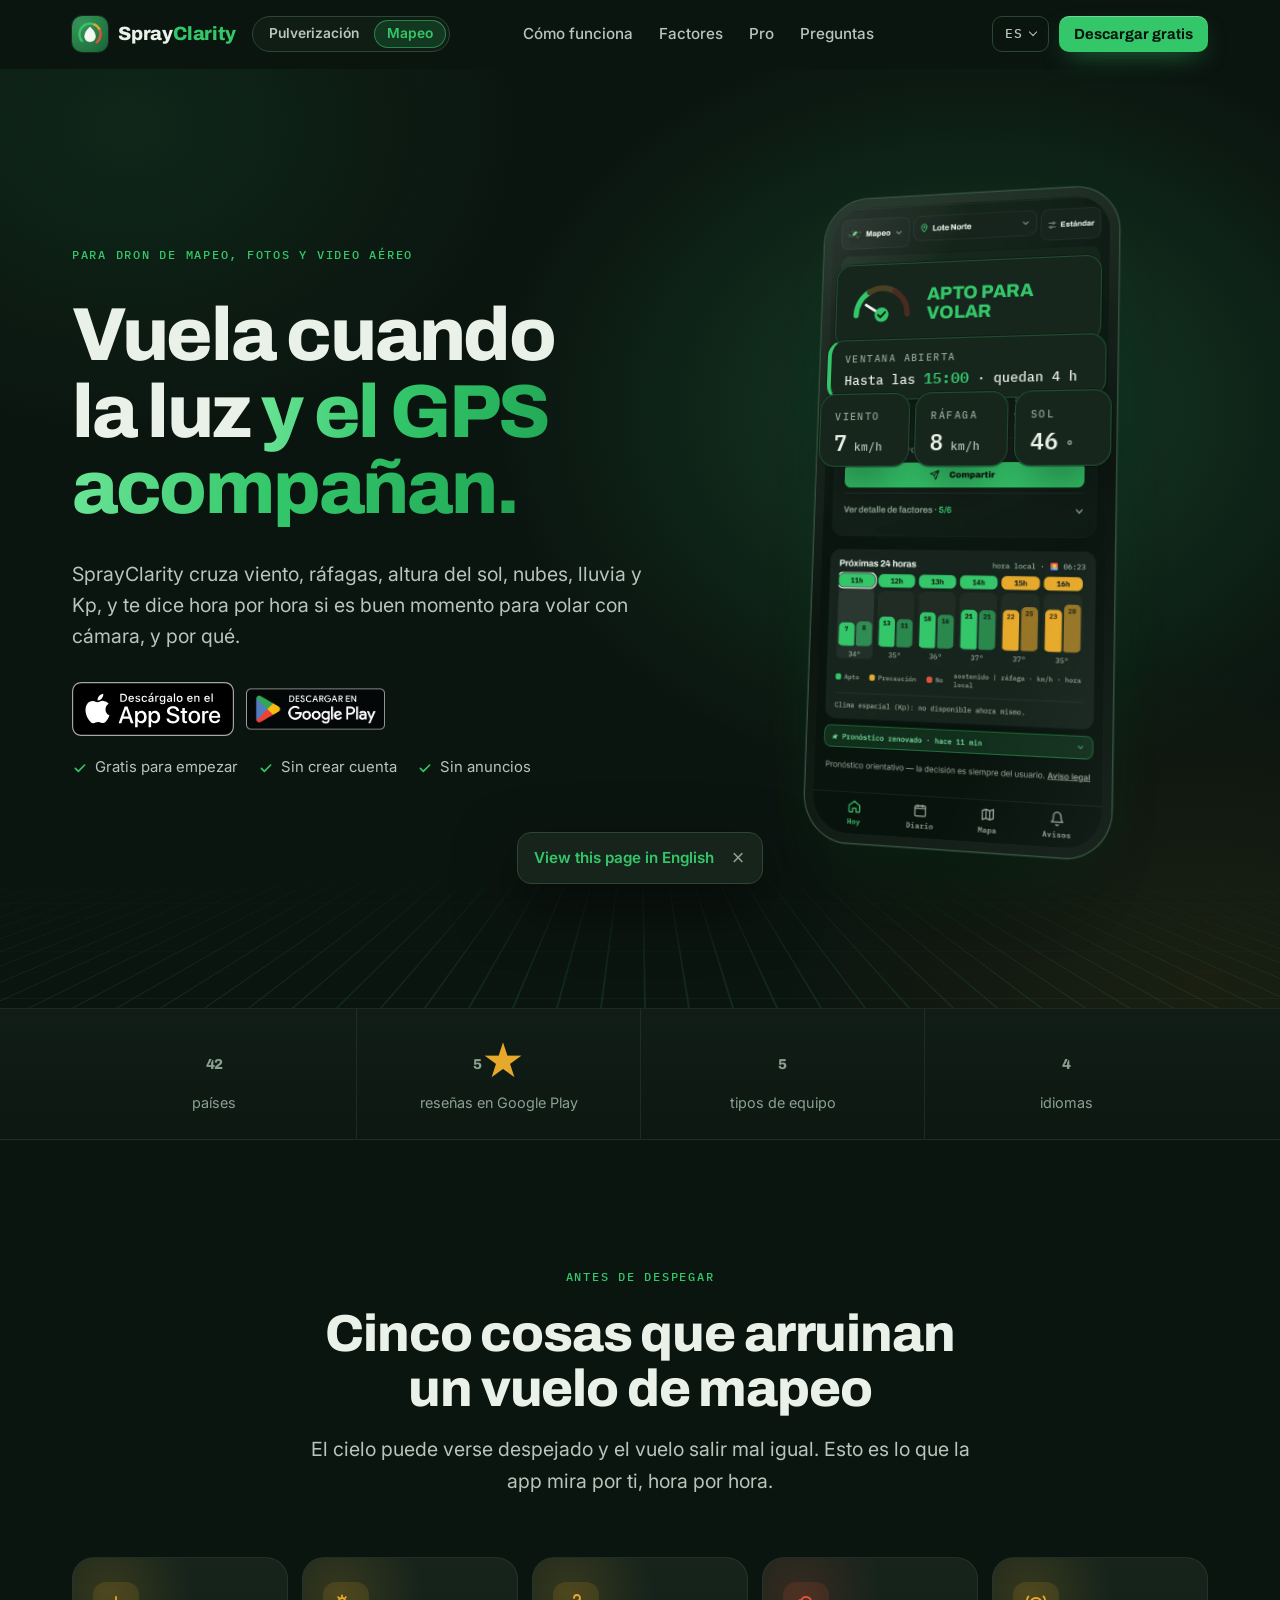
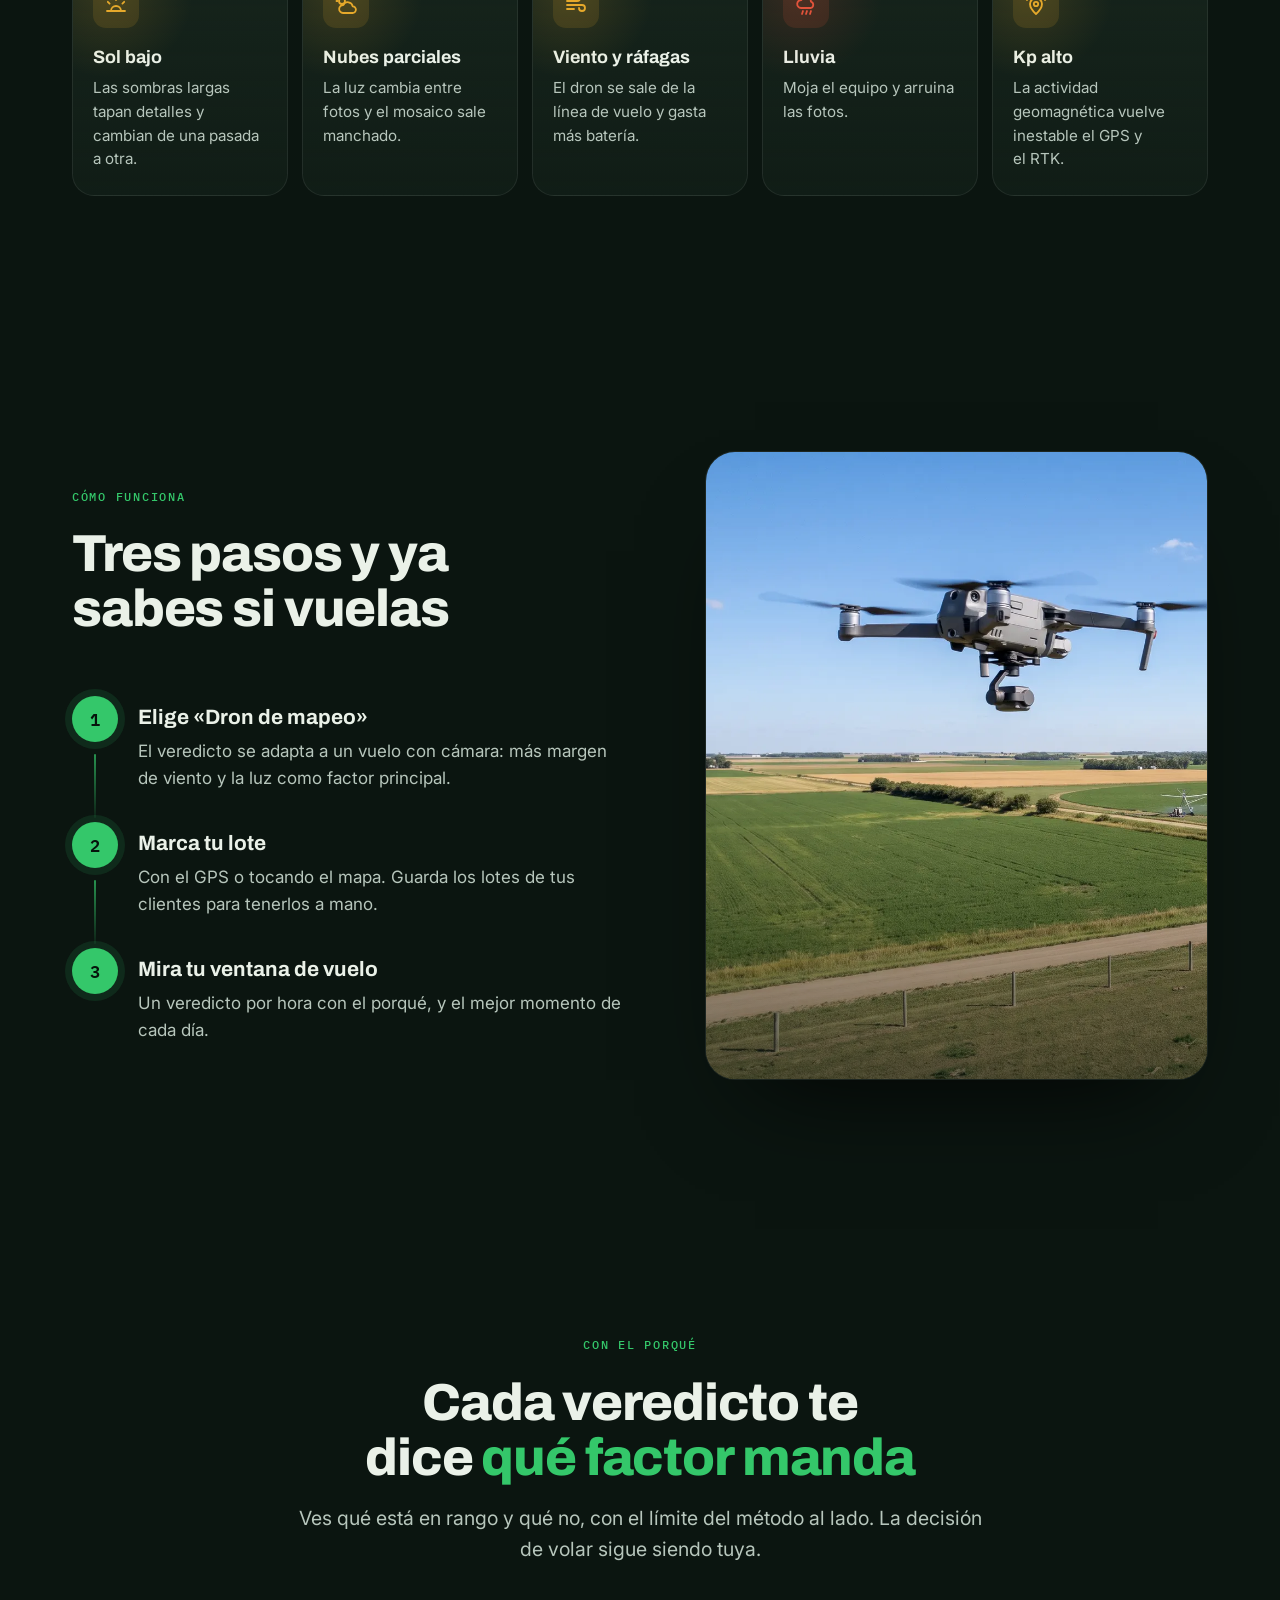
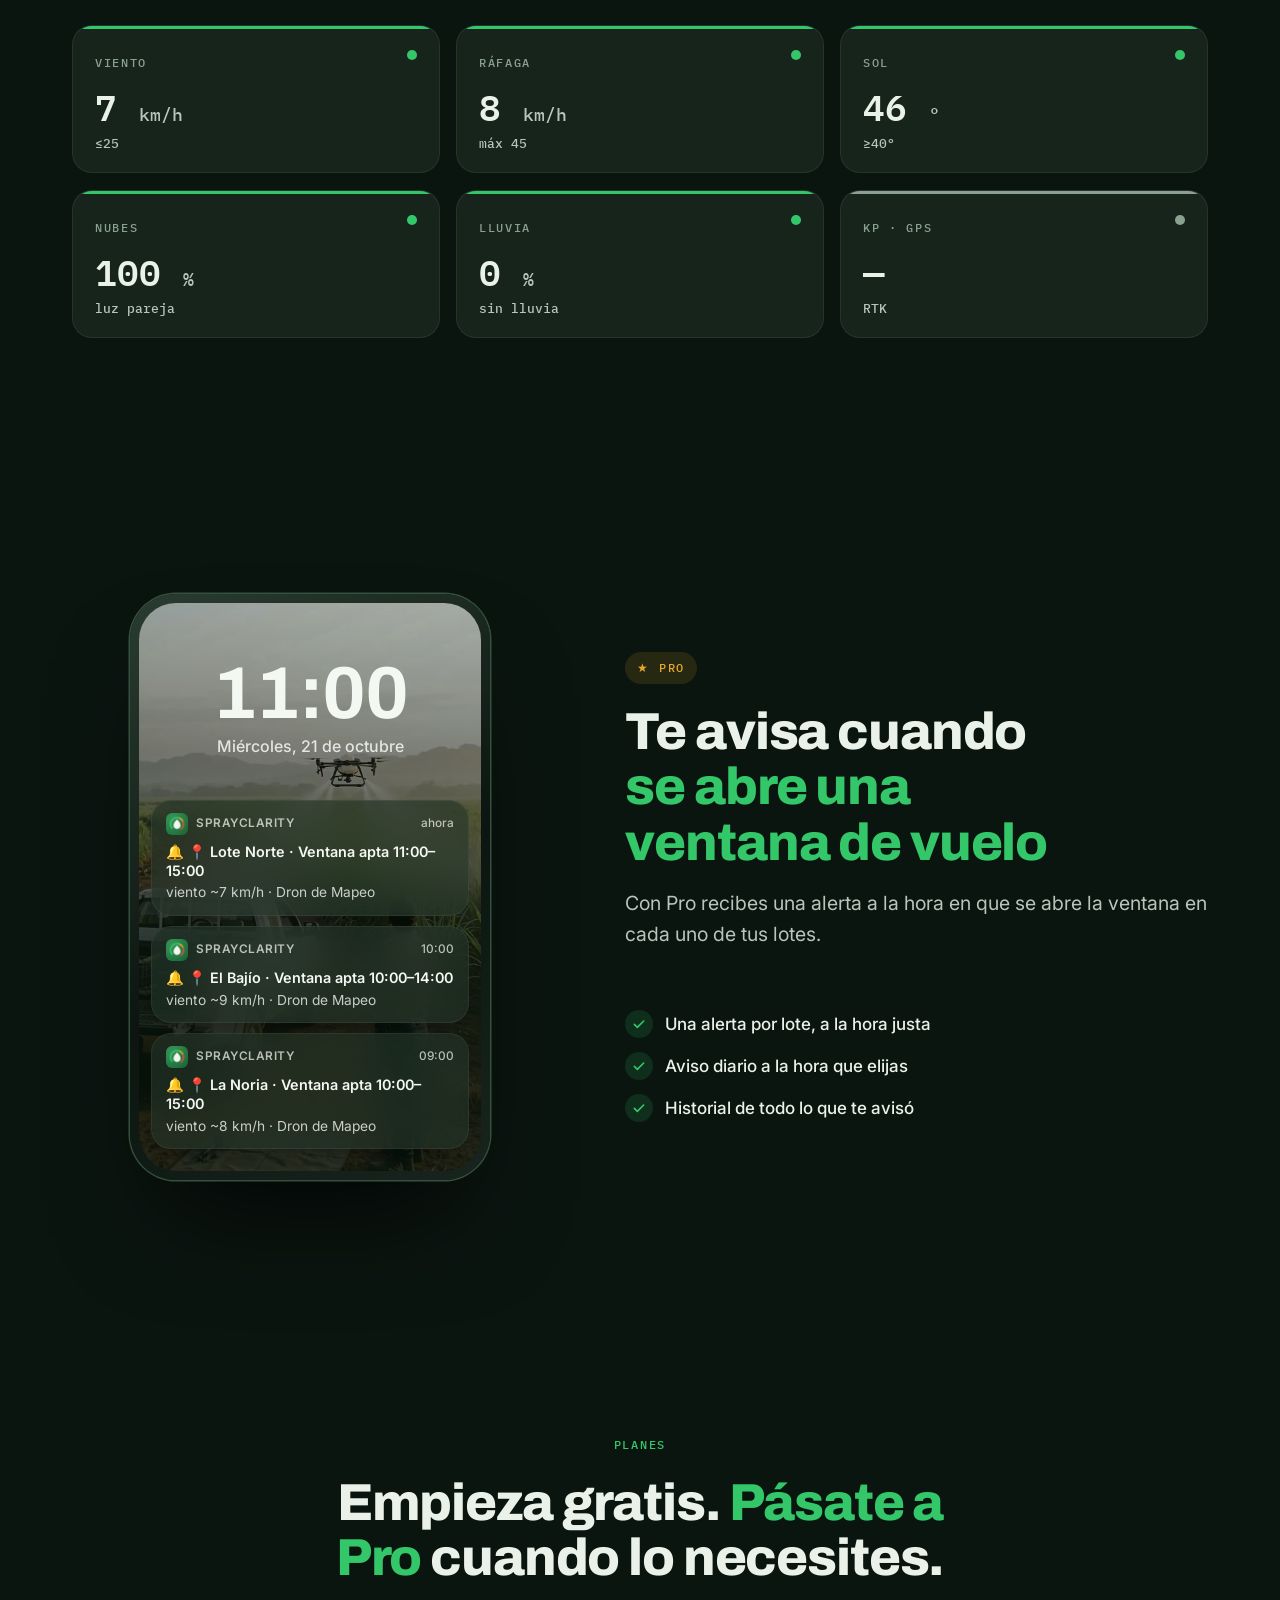
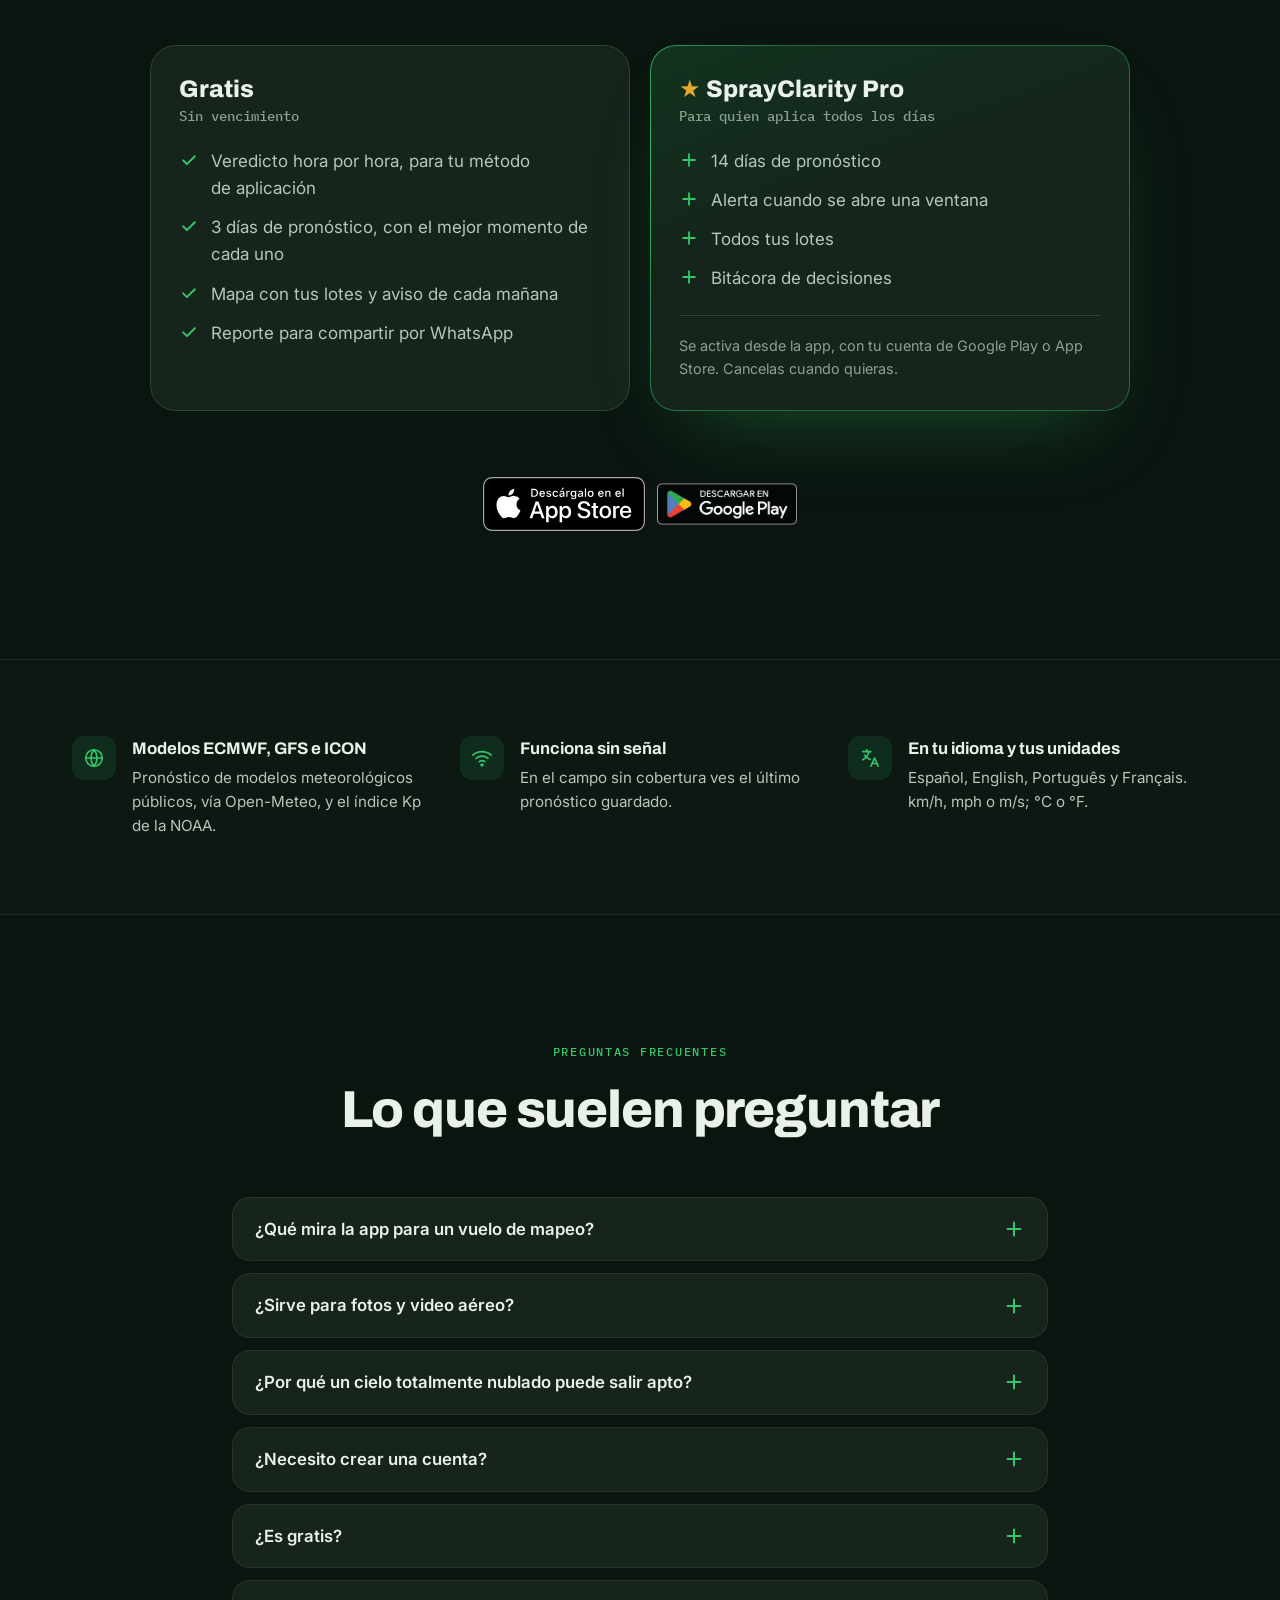
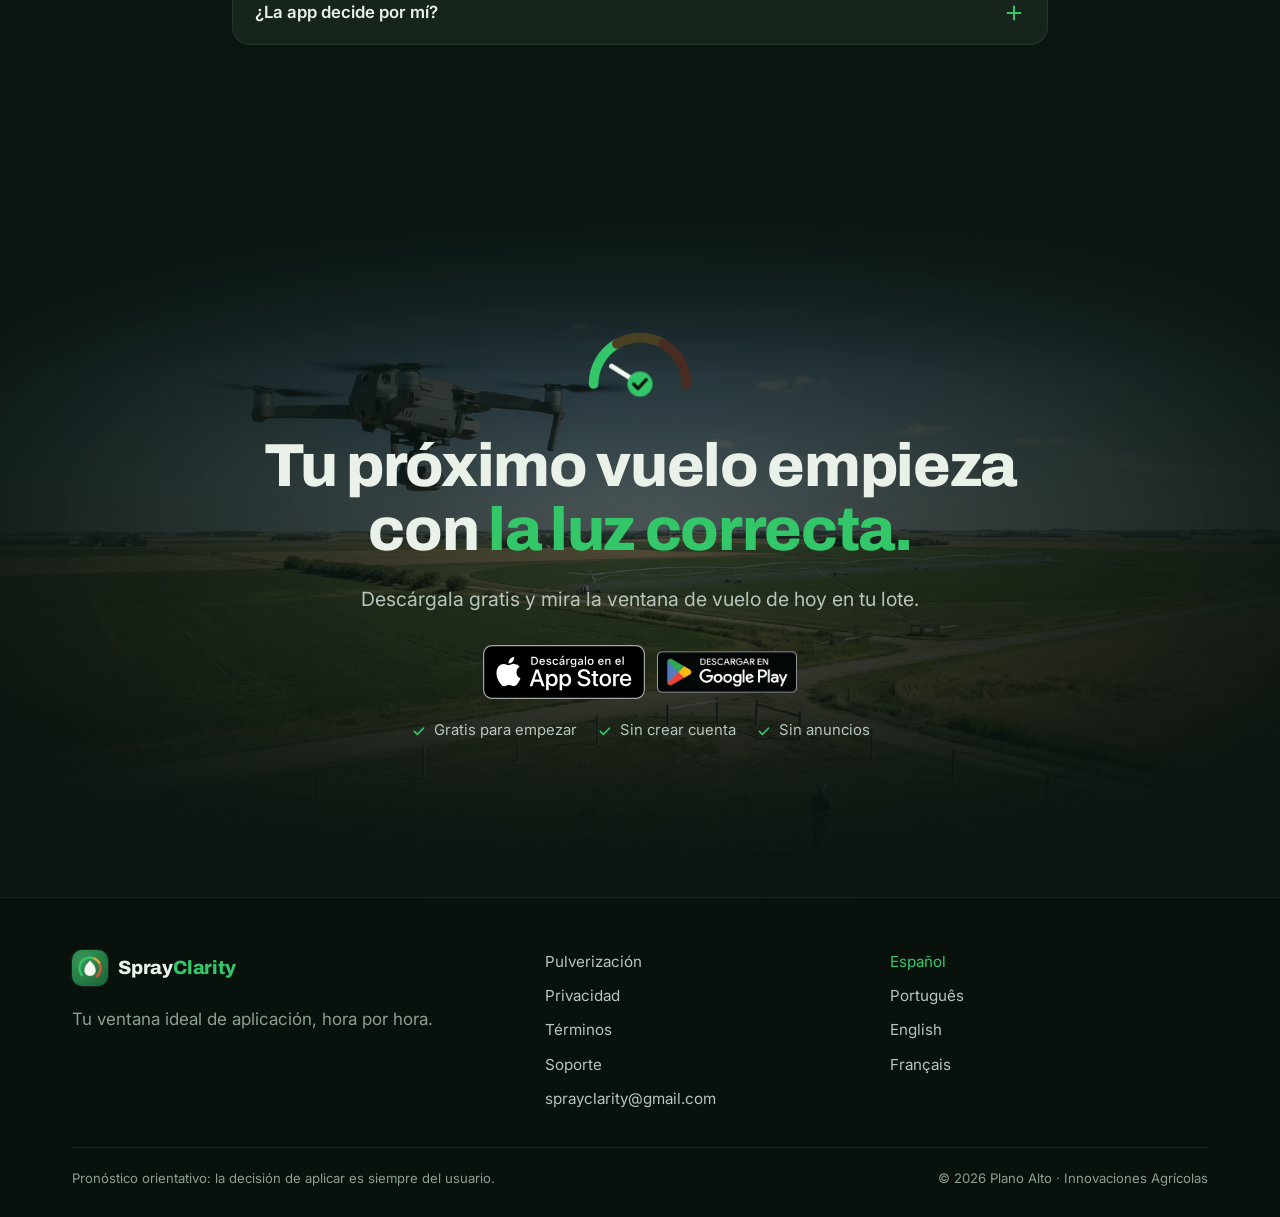
<file: mapeo/index.html>
<!doctype html>
<html lang="es">
<head>
<meta charset="utf-8">
<meta name="viewport" content="width=device-width,initial-scale=1,viewport-fit=cover">
<title>SprayClarity para dron de mapeo · Cuándo volar con buena luz y GPS estable</title>
<meta name="description" content="Para mapas, fotos y video aéreo: SprayClarity cruza viento, ráfagas, altura del sol, nubes, lluvia y Kp, y te dice hora por hora cuándo volar. Gratis en Android y iPhone.">
<link rel="canonical" href="https://sprayclarity.com/mapeo/">
<link rel="alternate" hreflang="es" href="https://sprayclarity.com/mapeo/"><link rel="alternate" hreflang="pt-BR" href="https://sprayclarity.com/pt/mapeamento/"><link rel="alternate" hreflang="en" href="https://sprayclarity.com/en/mapping/"><link rel="alternate" hreflang="fr" href="https://sprayclarity.com/fr/cartographie/"><link rel="alternate" hreflang="x-default" href="https://sprayclarity.com/mapeo/">
<meta property="og:type" content="website"><meta property="og:site_name" content="SprayClarity"><meta property="og:locale" content="es_LA">
<meta property="og:title" content="Cuándo volar con buena luz y GPS estable"><meta property="og:description" content="Un veredicto por hora para dron de mapeo, fotos y video aéreo. Gratis, sin crear cuenta.">
<meta property="og:url" content="https://sprayclarity.com/mapeo/"><meta property="og:image" content="https://sprayclarity.com/assets/landing/og-mapeo-es.jpg"><meta property="og:image:width" content="1200"><meta property="og:image:height" content="630">
<meta name="twitter:card" content="summary_large_image"><meta name="twitter:title" content="Cuándo volar con buena luz y GPS estable"><meta name="twitter:description" content="Un veredicto por hora para dron de mapeo, fotos y video aéreo. Gratis, sin crear cuenta."><meta name="twitter:image" content="https://sprayclarity.com/assets/landing/og-mapeo-es.jpg">
<meta name="theme-color" content="#0B1510"><meta name="color-scheme" content="dark">
<link rel="icon" type="image/png" sizes="192x192" href="/assets/landing/img/icon-192.png"><link rel="apple-touch-icon" href="/assets/landing/img/icon-180.png">
<link rel="preconnect" href="https://fonts.googleapis.com"><link rel="preconnect" href="https://fonts.gstatic.com" crossorigin>
<link rel="stylesheet" href="https://fonts.googleapis.com/css2?family=Archivo:wght@700;800&family=IBM+Plex+Mono:wght@500;600&family=Inter:wght@400;500;600&display=swap">
<link rel="preload" as="image" href="/assets/landing/img/hoy-es-mapeo.webp" type="image/webp">
<link rel="stylesheet" href="/assets/landing/landing.css?v=6">

<script type="application/ld+json">{"@context":"https://schema.org","@type":"SoftwareApplication","name":"SprayClarity","operatingSystem":"Android, iOS","applicationCategory":"UtilitiesApplication","description":"Para mapas, fotos y video aéreo: SprayClarity cruza viento, ráfagas, altura del sol, nubes, lluvia y Kp, y te dice hora por hora cuándo volar. Gratis en Android y iPhone.","url":"https://sprayclarity.com/mapeo/","inLanguage":"es","image":"https://sprayclarity.com/assets/landing/og-mapeo-es.jpg","publisher":{"@type":"Organization","name":"Plano Alto"},"downloadUrl":["https://play.google.com/store/apps/details?id=com.planoalto.sprayclarity","https://apps.apple.com/app/id6804949973"]}</script>
<script>window.SC={"lang":"es","founder":"Precio de fundador hasta el {d}","locale":"es","sug":{"es":{"url":"/mapeo/","msg":"Ver esta página en español"},"pt":{"url":"/pt/mapeamento/","msg":"Ver esta página em português"},"en":{"url":"/en/mapping/","msg":"View this page in English"},"fr":{"url":"/fr/cartographie/","msg":"Voir cette page en français"}}};document.documentElement.classList.add('js');setTimeout(function(){if(!window.SCok)document.documentElement.classList.remove('js')},3500);</script>
</head>
<body>
<a class="skip" href="#main">Saltar al contenido</a>
<header class="nav" data-nav>
  <div class="wrap navin">
    <a class="brand" href="/mapeo/" aria-label="SprayClarity"><img src="/assets/landing/img/icon-96.webp" width="36" height="36" alt=""><span>Spray<b>Clarity</b></span></a>
    <nav class="modo m-nav" aria-label="Pulverización o mapeo"><a href="/">Pulverización</a><a href="/mapeo/" aria-current="page">Mapeo</a></nav>
    <nav class="links"><a href="#como">Cómo funciona</a><a href="#factores">Factores</a><a href="#pro">Pro</a><a href="#preguntas">Preguntas</a></nav>
    <div class="navr">
      <details class="langs"><summary aria-label="Idioma">ES</summary><div class="langs-m"><a href="/mapeo/" hreflang="es" lang="es" aria-current="page">Español</a><a href="/pt/mapeamento/" hreflang="pt-BR" lang="pt-BR">Português</a><a href="/en/mapping/" hreflang="en" lang="en">English</a><a href="/fr/cartographie/" hreflang="fr" lang="fr">Français</a></div></details>
      <a class="btn sm" href="#descargar" data-cta>Descargar gratis</a>
    </div>
  </div>
</header>
<div class="sug" data-sug hidden><span></span><a href="#"></a><button type="button" aria-label="×">×</button></div>
<main id="main">

<section class="hero">
  <div class="aurora" aria-hidden="true"></div>
  <div class="field" aria-hidden="true"><i></i></div>
  <div class="wrap hero-g">
    <div class="hero-t">
      <nav class="modo m-hero" aria-label="Pulverización o mapeo"><a href="/">Pulverización</a><a href="/mapeo/" aria-current="page">Mapeo</a></nav>
      <p class="eyebrow" data-anim>Para dron de mapeo, fotos y video aéreo</p>
      <h1 data-anim style="--i:1">Vuela cuando la luz <em>y el GPS acompañan.</em></h1>
      <p class="lead" data-anim style="--i:2">SprayClarity cruza viento, ráfagas, altura del sol, nubes, lluvia y Kp, y te dice hora por hora si es buen momento para volar con cámara, y por qué.</p>
      <div data-anim style="--i:3"><div class="badges hero-b"><a href="https://apps.apple.com/app/id6804949973" rel="noopener" data-store="ios"><img src="/assets/landing/img/badges/app-store_es-mx.svg" alt="Descárgalo en el App Store" width="162" height="54"></a><a href="https://play.google.com/store/apps/details?id=com.planoalto.sprayclarity&amp;referrer=utm_source%3Dsitio-mapeo-es" rel="noopener" data-store="android"><img src="/assets/landing/img/badges/google-play_es-419.png" alt="Disponible en Google Play" width="140" height="54"></a></div></div>
      <ul class="micro" data-anim style="--i:4"><li><svg viewBox="0 0 24 24" fill="none" stroke="currentColor" stroke-width="2.4" stroke-linecap="round" stroke-linejoin="round"><path d="M5 12.5l4.5 4.5L19 7.5"/></svg>Gratis para empezar</li><li><svg viewBox="0 0 24 24" fill="none" stroke="currentColor" stroke-width="2.4" stroke-linecap="round" stroke-linejoin="round"><path d="M5 12.5l4.5 4.5L19 7.5"/></svg>Sin crear cuenta</li><li><svg viewBox="0 0 24 24" fill="none" stroke="currentColor" stroke-width="2.4" stroke-linecap="round" stroke-linejoin="round"><path d="M5 12.5l4.5 4.5L19 7.5"/></svg>Sin anuncios</li></ul>
    </div>
    <div class="scene" data-scene>
      <div class="rigs">
      <div class="rig on play" data-m="mapeo" id="rig-mapeo" role="tabpanel" aria-labelledby="tab-mapeo" style="--oy:0.20%">
        <figure class="device"><img src="/assets/landing/img/hoy-es-mapeo.webp" width="720" height="1564" alt="Pantalla Hoy de SprayClarity con dron de mapeo: apto para volar, ventana abierta hasta las 15:00" fetchpriority="high"></figure>
        <div class="chip c-verdict long"><svg class="gauge mini" viewBox="0 0 120 86" aria-hidden="true"><path class="arc g" d="M12 60A48 48 0 0 1 36 18.4"/><path class="arc a" d="M36 18.4A48 48 0 0 1 84 18.4"/><path class="arc r" d="M84 18.4A48 48 0 0 1 108 60"/><g class="needle"><line x1="60" y1="60" x2="30.5" y2="41.5"/></g><circle class="hub" cx="60" cy="60" r="13"/><path class="tick" d="M53.5 60.2l4.4 4.4 8.6-9.2"/></svg><div><b>APTO PARA VOLAR</b><span>Todos los factores en rango</span></div></div>
        <div class="chip c-win"><span class="mono">VENTANA ABIERTA</span><p>Hasta las <b>15:00</b> · quedan 4 h</p></div>
        <div class="chip c-f c-f1"><span class="mono">VIENTO</span><b>7<small> km/h</small></b></div><div class="chip c-f c-f2"><span class="mono">RÁFAGA</span><b>8<small> km/h</small></b></div><div class="chip c-f c-f3"><span class="mono">SOL</span><b>46<small> °</small></b></div>
      </div>
      </div>
    </div>
  </div>
</section>

<section class="proof">
  <div class="wrap proof-g"><div class="pf" data-anim style="--i:0"><b data-count="42">42</b><span>países</span></div><div class="pf" data-anim style="--i:1"><b data-count="5★">5★</b><span>reseñas en Google Play</span></div><div class="pf" data-anim style="--i:2"><b data-count="5">5</b><span>tipos de equipo</span></div><div class="pf" data-anim style="--i:3"><b data-count="4">4</b><span>idiomas</span></div></div>
</section>
<section class="sec prob" id="problema">
  <div class="wrap">
    <div class="sh" data-anim><p class="eyebrow">Antes de despegar</p><h2>Cinco cosas que arruinan un vuelo de mapeo</h2><p class="lead">El cielo puede verse despejado y el vuelo salir mal igual. Esto es lo que la app mira por ti, hora por hora.</p></div>
    <div class="kgrid"><article class="kc k-sol" data-anim style="--i:0" data-tilt><span class="ki"><svg viewBox="0 0 24 24" fill="none" stroke="currentColor" stroke-width="1.8" stroke-linecap="round" stroke-linejoin="round"><path d="M3 18h18"/><path d="M7 18a5 5 0 0 1 10 0"/><path d="M12 7V4"/><path d="M5.6 10.6 3.8 8.8"/><path d="M18.4 10.6l1.8-1.8"/></svg></span><h3>Sol bajo</h3><p>Las sombras largas tapan detalles y cambian de una pasada a otra.</p></article><article class="kc k-nubes" data-anim style="--i:1" data-tilt><span class="ki"><svg viewBox="0 0 24 24" fill="none" stroke="currentColor" stroke-width="1.8" stroke-linecap="round" stroke-linejoin="round"><circle cx="8" cy="8" r="3"/><path d="M8 2.5v1M2.5 8h1M4.1 4.1l.7.7M11.9 4.1l-.7.7"/><path d="M9 20a4 4 0 0 1 .3-8 5 5 0 0 1 9.4 1.4A3.3 3.3 0 0 1 18.5 20z"/></svg></span><h3>Nubes parciales</h3><p>La luz cambia entre fotos y el mosaico sale manchado.</p></article><article class="kc k-rafaga" data-anim style="--i:2" data-tilt><span class="ki"><svg viewBox="0 0 24 24" fill="none" stroke="currentColor" stroke-width="1.8" stroke-linecap="round"><path d="M3 8h10a3 3 0 1 0-3-3"/><path d="M3 12h15a3 3 0 1 1-3 3"/><path d="M3 16h7"/></svg></span><h3>Viento y ráfagas</h3><p>El dron se sale de la línea de vuelo y gasta más batería.</p></article><article class="kc k-lluvia" data-anim style="--i:3" data-tilt><span class="ki"><svg viewBox="0 0 24 24" fill="none" stroke="currentColor" stroke-width="1.8" stroke-linecap="round" stroke-linejoin="round"><path d="M7 15a4 4 0 0 1 .4-8A5 5 0 0 1 17 8.6 3.4 3.4 0 0 1 17 15z"/><path d="M9 18l-1 3"/><path d="M13 18l-1 3"/><path d="M17 18l-1 3"/></svg></span><h3>Lluvia</h3><p>Moja el equipo y arruina las fotos.</p></article><article class="kc k-kp" data-anim style="--i:4" data-tilt><span class="ki"><svg viewBox="0 0 24 24" fill="none" stroke="currentColor" stroke-width="1.8" stroke-linecap="round" stroke-linejoin="round"><path d="M12 21s-6-5.4-6-10a6 6 0 0 1 12 0c0 4.6-6 10-6 10z"/><circle cx="12" cy="11" r="2.2"/><path d="M19.5 3.5a5 5 0 0 1 1.5 3.5"/><path d="M4.5 3.5A5 5 0 0 0 3 7"/></svg></span><h3>Kp alto</h3><p>La actividad geomagnética vuelve inestable el GPS y el RTK.</p></article></div>
  </div>
</section>
<section class="sec como" id="como">
  <div class="wrap como-g">
    <div class="como-t">
      <div class="sh left" data-anim><p class="eyebrow">Cómo funciona</p><h2>Tres pasos y ya sabes si vuelas</h2></div>
      <ol class="steps"><li data-anim style="--i:0"><span class="sn">1</span><div><h3>Elige «Dron de mapeo»</h3><p>El veredicto se adapta a un vuelo con cámara: más margen de viento y la luz como factor principal.</p></div></li><li data-anim style="--i:1"><span class="sn">2</span><div><h3>Marca tu lote</h3><p>Con el GPS o tocando el mapa. Guarda los lotes de tus clientes para tenerlos a mano.</p></div></li><li data-anim style="--i:2"><span class="sn">3</span><div><h3>Mira tu ventana de vuelo</h3><p>Un veredicto por hora con el porqué, y el mejor momento de cada día.</p></div></li></ol>
    </div>
    <figure class="photo" data-anim data-parallax><img src="/assets/landing/img/mapeo-vertical.webp" width="1080" height="1350" alt="" loading="lazy"></figure>
  </div>
</section>
<section class="sec porque" id="factores">
  <div class="wrap">
    <div class="sh" data-anim><p class="eyebrow">Con el porqué</p><h2>Cada veredicto te dice <em>qué factor manda</em></h2><p class="lead">Ves qué está en rango y qué no, con el límite del método al lado. La decisión de volar sigue siendo tuya.</p></div>
    <div class="fgrid"><div class="fc g" data-anim style="--i:0" data-tilt><span class="fk mono">VIENTO</span><i class="dot"></i><b class="fv">7 <small>km/h</small></b><span class="fr">≤25</span></div><div class="fc g" data-anim style="--i:1" data-tilt><span class="fk mono">RÁFAGA</span><i class="dot"></i><b class="fv">8 <small>km/h</small></b><span class="fr">máx 45</span></div><div class="fc g" data-anim style="--i:2" data-tilt><span class="fk mono">SOL</span><i class="dot"></i><b class="fv">46 <small>°</small></b><span class="fr">≥40°</span></div><div class="fc g" data-anim style="--i:3" data-tilt><span class="fk mono">NUBES</span><i class="dot"></i><b class="fv">100 <small>%</small></b><span class="fr">luz pareja</span></div><div class="fc g" data-anim style="--i:4" data-tilt><span class="fk mono">LLUVIA</span><i class="dot"></i><b class="fv">0 <small>%</small></b><span class="fr">sin lluvia</span></div><div class="fc x" data-anim style="--i:5" data-tilt><span class="fk mono">KP · GPS</span><i class="dot"></i><b class="fv">—</b><span class="fr">RTK</span></div></div>
  </div>
</section>
<section class="sec alertas" id="alertas">
  <div class="wrap al-g">
    <div class="al-v"><div class="lockphone" data-anim><div class="lk"><div class="lk-clock">11:00</div><div class="lk-date">Miércoles, 21 de octubre</div><div class="lk-list"><div class="ntf" style="--i:2"><div class="nh"><img src="/assets/landing/img/icon-96.webp" width="24" height="24" alt=""><span>SprayClarity</span><time>ahora</time></div><b>🔔 📍 Lote Norte · Ventana apta 11:00–15:00</b><p>viento ~7 km/h · Dron de Mapeo</p></div><div class="ntf" style="--i:1"><div class="nh"><img src="/assets/landing/img/icon-96.webp" width="24" height="24" alt=""><span>SprayClarity</span><time>10:00</time></div><b>🔔 📍 El Bajío · Ventana apta 10:00–14:00</b><p>viento ~9 km/h · Dron de Mapeo</p></div><div class="ntf" style="--i:0"><div class="nh"><img src="/assets/landing/img/icon-96.webp" width="24" height="24" alt=""><span>SprayClarity</span><time>09:00</time></div><b>🔔 📍 La Noria · Ventana apta 10:00–15:00</b><p>viento ~8 km/h · Dron de Mapeo</p></div></div></div></div></div>
    <div class="al-t">
      <div class="sh left" data-anim><p class="eyebrow pro-eye">★ Pro</p><h2>Te avisa cuando <em>se abre una ventana de vuelo</em></h2><p class="lead">Con Pro recibes una alerta a la hora en que se abre la ventana en cada uno de tus lotes.</p></div>
      <ul class="ticks" data-anim style="--i:1"><li><svg viewBox="0 0 24 24" fill="none" stroke="currentColor" stroke-width="2.4" stroke-linecap="round" stroke-linejoin="round"><path d="M5 12.5l4.5 4.5L19 7.5"/></svg>Una alerta por lote, a la hora justa</li><li><svg viewBox="0 0 24 24" fill="none" stroke="currentColor" stroke-width="2.4" stroke-linecap="round" stroke-linejoin="round"><path d="M5 12.5l4.5 4.5L19 7.5"/></svg>Aviso diario a la hora que elijas</li><li><svg viewBox="0 0 24 24" fill="none" stroke="currentColor" stroke-width="2.4" stroke-linecap="round" stroke-linejoin="round"><path d="M5 12.5l4.5 4.5L19 7.5"/></svg>Historial de todo lo que te avisó</li></ul>
    </div>
  </div>
</section>
<section class="sec planes" id="pro">
  <div class="wrap">
    <div class="sh" data-anim><p class="eyebrow">Planes</p><h2>Empieza gratis. <em>Pásate a Pro</em> cuando lo necesites.</h2></div>
    <div class="pgrid">
      <article class="plan" data-anim><h3>Gratis</h3><p class="ps">Sin vencimiento</p><ul><li><svg viewBox="0 0 24 24" fill="none" stroke="currentColor" stroke-width="2.4" stroke-linecap="round" stroke-linejoin="round"><path d="M5 12.5l4.5 4.5L19 7.5"/></svg>Veredicto hora por hora, para tu método de aplicación</li><li><svg viewBox="0 0 24 24" fill="none" stroke="currentColor" stroke-width="2.4" stroke-linecap="round" stroke-linejoin="round"><path d="M5 12.5l4.5 4.5L19 7.5"/></svg>3 días de pronóstico, con el mejor momento de cada uno</li><li><svg viewBox="0 0 24 24" fill="none" stroke="currentColor" stroke-width="2.4" stroke-linecap="round" stroke-linejoin="round"><path d="M5 12.5l4.5 4.5L19 7.5"/></svg>Mapa con tus lotes y aviso de cada mañana</li><li><svg viewBox="0 0 24 24" fill="none" stroke="currentColor" stroke-width="2.4" stroke-linecap="round" stroke-linejoin="round"><path d="M5 12.5l4.5 4.5L19 7.5"/></svg>Reporte para compartir por WhatsApp</li></ul></article>
      <article class="plan pro" data-anim style="--i:1"><h3><span class="star">★</span> SprayClarity Pro</h3><p class="ps">Para quien aplica todos los días</p><ul><li><svg viewBox="0 0 24 24" fill="none" stroke="currentColor" stroke-width="2.2" stroke-linecap="round"><path d="M12 5v14M5 12h14"/></svg>14 días de pronóstico</li><li><svg viewBox="0 0 24 24" fill="none" stroke="currentColor" stroke-width="2.2" stroke-linecap="round"><path d="M12 5v14M5 12h14"/></svg>Alerta cuando se abre una ventana</li><li><svg viewBox="0 0 24 24" fill="none" stroke="currentColor" stroke-width="2.2" stroke-linecap="round"><path d="M12 5v14M5 12h14"/></svg>Todos tus lotes</li><li><svg viewBox="0 0 24 24" fill="none" stroke="currentColor" stroke-width="2.2" stroke-linecap="round"><path d="M12 5v14M5 12h14"/></svg>Bitácora de decisiones</li></ul><p class="how">Se activa desde la app, con tu cuenta de Google Play o App Store. Cancelas cuando quieras.</p><p class="founder" data-founder hidden></p></article>
    </div>
    <div class="pcta" data-anim><div class="badges "><a href="https://apps.apple.com/app/id6804949973" rel="noopener" data-store="ios"><img src="/assets/landing/img/badges/app-store_es-mx.svg" alt="Descárgalo en el App Store" width="162" height="54"></a><a href="https://play.google.com/store/apps/details?id=com.planoalto.sprayclarity&amp;referrer=utm_source%3Dsitio-mapeo-es" rel="noopener" data-store="android"><img src="/assets/landing/img/badges/google-play_es-419.png" alt="Disponible en Google Play" width="140" height="54"></a></div></div>
  </div>
</section>
<section class="sec datos">
  <div class="wrap dgrid"><div class="dc" data-anim style="--i:0"><span class="di"><svg viewBox="0 0 24 24" fill="none" stroke="currentColor" stroke-width="1.8" stroke-linecap="round" stroke-linejoin="round"><circle cx="12" cy="12" r="9"/><path d="M3 12h18"/><path d="M12 3a14 14 0 0 1 0 18"/><path d="M12 3a14 14 0 0 0 0 18"/></svg></span><div><h3>Modelos ECMWF, GFS e ICON</h3><p>Pronóstico de modelos meteorológicos públicos, vía Open-Meteo, y el índice Kp de la NOAA.</p></div></div><div class="dc" data-anim style="--i:1"><span class="di"><svg viewBox="0 0 24 24" fill="none" stroke="currentColor" stroke-width="1.8" stroke-linecap="round" stroke-linejoin="round"><path d="M2 8.8a15 15 0 0 1 20 0"/><path d="M5.5 12.4a10 10 0 0 1 13 0"/><path d="M9 16a5 5 0 0 1 6 0"/><circle cx="12" cy="19.5" r="1"/></svg></span><div><h3>Funciona sin señal</h3><p>En el campo sin cobertura ves el último pronóstico guardado.</p></div></div><div class="dc" data-anim style="--i:2"><span class="di"><svg viewBox="0 0 24 24" fill="none" stroke="currentColor" stroke-width="1.8" stroke-linecap="round" stroke-linejoin="round"><path d="M4 5h9"/><path d="M8.5 3v2"/><path d="M11 5c-1 4-3.5 7-7 9"/><path d="M6 9c1.5 2 3.5 3.5 6 4.5"/><path d="M13 21l4-9 4 9"/><path d="M14.5 18h5"/></svg></span><div><h3>En tu idioma y tus unidades</h3><p>Español, English, Português y Français. km/h, mph o m/s; °C o °F.</p></div></div></div>
</section>
<section class="sec faq" id="preguntas">
  <div class="wrap faq-w">
    <div class="sh" data-anim><p class="eyebrow">Preguntas frecuentes</p><h2>Lo que suelen preguntar</h2></div>
    <div class="qs"><details class="q" name="faq" data-anim style="--i:0"><summary><span>¿Qué mira la app para un vuelo de mapeo?</span><svg viewBox="0 0 24 24" fill="none" stroke="currentColor" stroke-width="2.2" stroke-linecap="round"><path d="M12 5v14M5 12h14"/></svg></summary><div class="qa"><p>Viento y ráfagas, la altura del sol (luz ideal desde 40°; más abajo te avisa por las sombras), las nubes parciales, la lluvia y el índice Kp del GPS. Puedes ajustar los límites a tu dron.</p></div></details><details class="q" name="faq" data-anim style="--i:1"><summary><span>¿Sirve para fotos y video aéreo?</span><svg viewBox="0 0 24 24" fill="none" stroke="currentColor" stroke-width="2.2" stroke-linecap="round"><path d="M12 5v14M5 12h14"/></svg></summary><div class="qa"><p>Sí. Los mismos factores deciden un buen vuelo con cámara: luz pareja, viento tolerable y GPS estable.</p></div></details><details class="q" name="faq" data-anim style="--i:2"><summary><span>¿Por qué un cielo totalmente nublado puede salir apto?</span><svg viewBox="0 0 24 24" fill="none" stroke="currentColor" stroke-width="2.2" stroke-linecap="round"><path d="M12 5v14M5 12h14"/></svg></summary><div class="qa"><p>Porque da una luz pareja, sin sombras duras. Lo que la app marca con precaución son las nubes parciales, que hacen que la luz cambie de una foto a otra.</p></div></details><details class="q" name="faq" data-anim style="--i:3"><summary><span>¿Necesito crear una cuenta?</span><svg viewBox="0 0 24 24" fill="none" stroke="currentColor" stroke-width="2.2" stroke-linecap="round"><path d="M12 5v14M5 12h14"/></svg></summary><div class="qa"><p>No. Abres la app, eliges «Dron de mapeo» y tu lote, y ya ves tu ventana.</p></div></details><details class="q" name="faq" data-anim style="--i:0"><summary><span>¿Es gratis?</span><svg viewBox="0 0 24 24" fill="none" stroke="currentColor" stroke-width="2.2" stroke-linecap="round"><path d="M12 5v14M5 12h14"/></svg></summary><div class="qa"><p>Sí. El veredicto por hora, 3 días de pronóstico, el mapa con tus lotes y el aviso de cada mañana son gratis y no vencen. Pro suma 14 días, las alertas de ventana, todos tus lotes y la bitácora.</p></div></details><details class="q" name="faq" data-anim style="--i:1"><summary><span>¿La app decide por mí?</span><svg viewBox="0 0 24 24" fill="none" stroke="currentColor" stroke-width="2.2" stroke-linecap="round"><path d="M12 5v14M5 12h14"/></svg></summary><div class="qa"><p>No. El pronóstico es orientativo y la decisión de volar es siempre tuya.</p></div></details></div>
  </div>
</section>
<section class="final" id="descargar">
  <div class="final-bg wide" aria-hidden="true"><img src="/assets/landing/img/mapeo-ancho.webp" width="1800" height="1004" alt="" loading="lazy"></div>
  <div class="wrap final-in">
    <div data-anim><svg class="gauge end" viewBox="0 0 120 86" aria-hidden="true"><path class="arc g" d="M12 60A48 48 0 0 1 36 18.4"/><path class="arc a" d="M36 18.4A48 48 0 0 1 84 18.4"/><path class="arc r" d="M84 18.4A48 48 0 0 1 108 60"/><g class="needle"><line x1="60" y1="60" x2="30.5" y2="41.5"/></g><circle class="hub" cx="60" cy="60" r="13"/><path class="tick" d="M53.5 60.2l4.4 4.4 8.6-9.2"/></svg></div>
    <h2 data-anim style="--i:1">Tu próximo vuelo empieza con <em>la luz correcta.</em></h2>
    <p class="lead" data-anim style="--i:2">Descárgala gratis y mira la ventana de vuelo de hoy en tu lote.</p>
    <div data-anim style="--i:3"><div class="badges center"><a href="https://apps.apple.com/app/id6804949973" rel="noopener" data-store="ios"><img src="/assets/landing/img/badges/app-store_es-mx.svg" alt="Descárgalo en el App Store" width="162" height="54"></a><a href="https://play.google.com/store/apps/details?id=com.planoalto.sprayclarity&amp;referrer=utm_source%3Dsitio-mapeo-es" rel="noopener" data-store="android"><img src="/assets/landing/img/badges/google-play_es-419.png" alt="Disponible en Google Play" width="140" height="54"></a></div></div>
    <ul class="micro center" data-anim style="--i:4"><li><svg viewBox="0 0 24 24" fill="none" stroke="currentColor" stroke-width="2.4" stroke-linecap="round" stroke-linejoin="round"><path d="M5 12.5l4.5 4.5L19 7.5"/></svg>Gratis para empezar</li><li><svg viewBox="0 0 24 24" fill="none" stroke="currentColor" stroke-width="2.4" stroke-linecap="round" stroke-linejoin="round"><path d="M5 12.5l4.5 4.5L19 7.5"/></svg>Sin crear cuenta</li><li><svg viewBox="0 0 24 24" fill="none" stroke="currentColor" stroke-width="2.4" stroke-linecap="round" stroke-linejoin="round"><path d="M5 12.5l4.5 4.5L19 7.5"/></svg>Sin anuncios</li></ul>
  </div>
</section>
</main>

<footer class="foot">
  <div class="wrap foot-g">
    <div class="fb"><a class="brand" href="/mapeo/"><img src="/assets/landing/img/icon-96.webp" width="32" height="32" alt=""><span>Spray<b>Clarity</b></span></a><p>Tu ventana ideal de aplicación, hora por hora.</p></div>
    <nav class="fl"><a href="/">Pulverización</a><a href="/privacidad/#es">Privacidad</a><a href="/terminos/">Términos</a><a href="/soporte/">Soporte</a><a href="mailto:sprayclarity@gmail.com">sprayclarity@gmail.com</a></nav>
    <nav class="fl" aria-label="Idioma"><a href="/mapeo/" hreflang="es" lang="es" aria-current="page">Español</a><a href="/pt/mapeamento/" hreflang="pt-BR" lang="pt-BR">Português</a><a href="/en/mapping/" hreflang="en" lang="en">English</a><a href="/fr/cartographie/" hreflang="fr" lang="fr">Français</a></nav>
  </div>
  <div class="wrap"><div class="fine"><p>Pronóstico orientativo: la decisión de aplicar es siempre del usuario.</p><p>© 2026 Plano Alto · Innovaciones Agrícolas</p></div></div>
</footer>
<script src="/assets/landing/landing.js?v=6" defer></script>
</body>
</html>
</file>
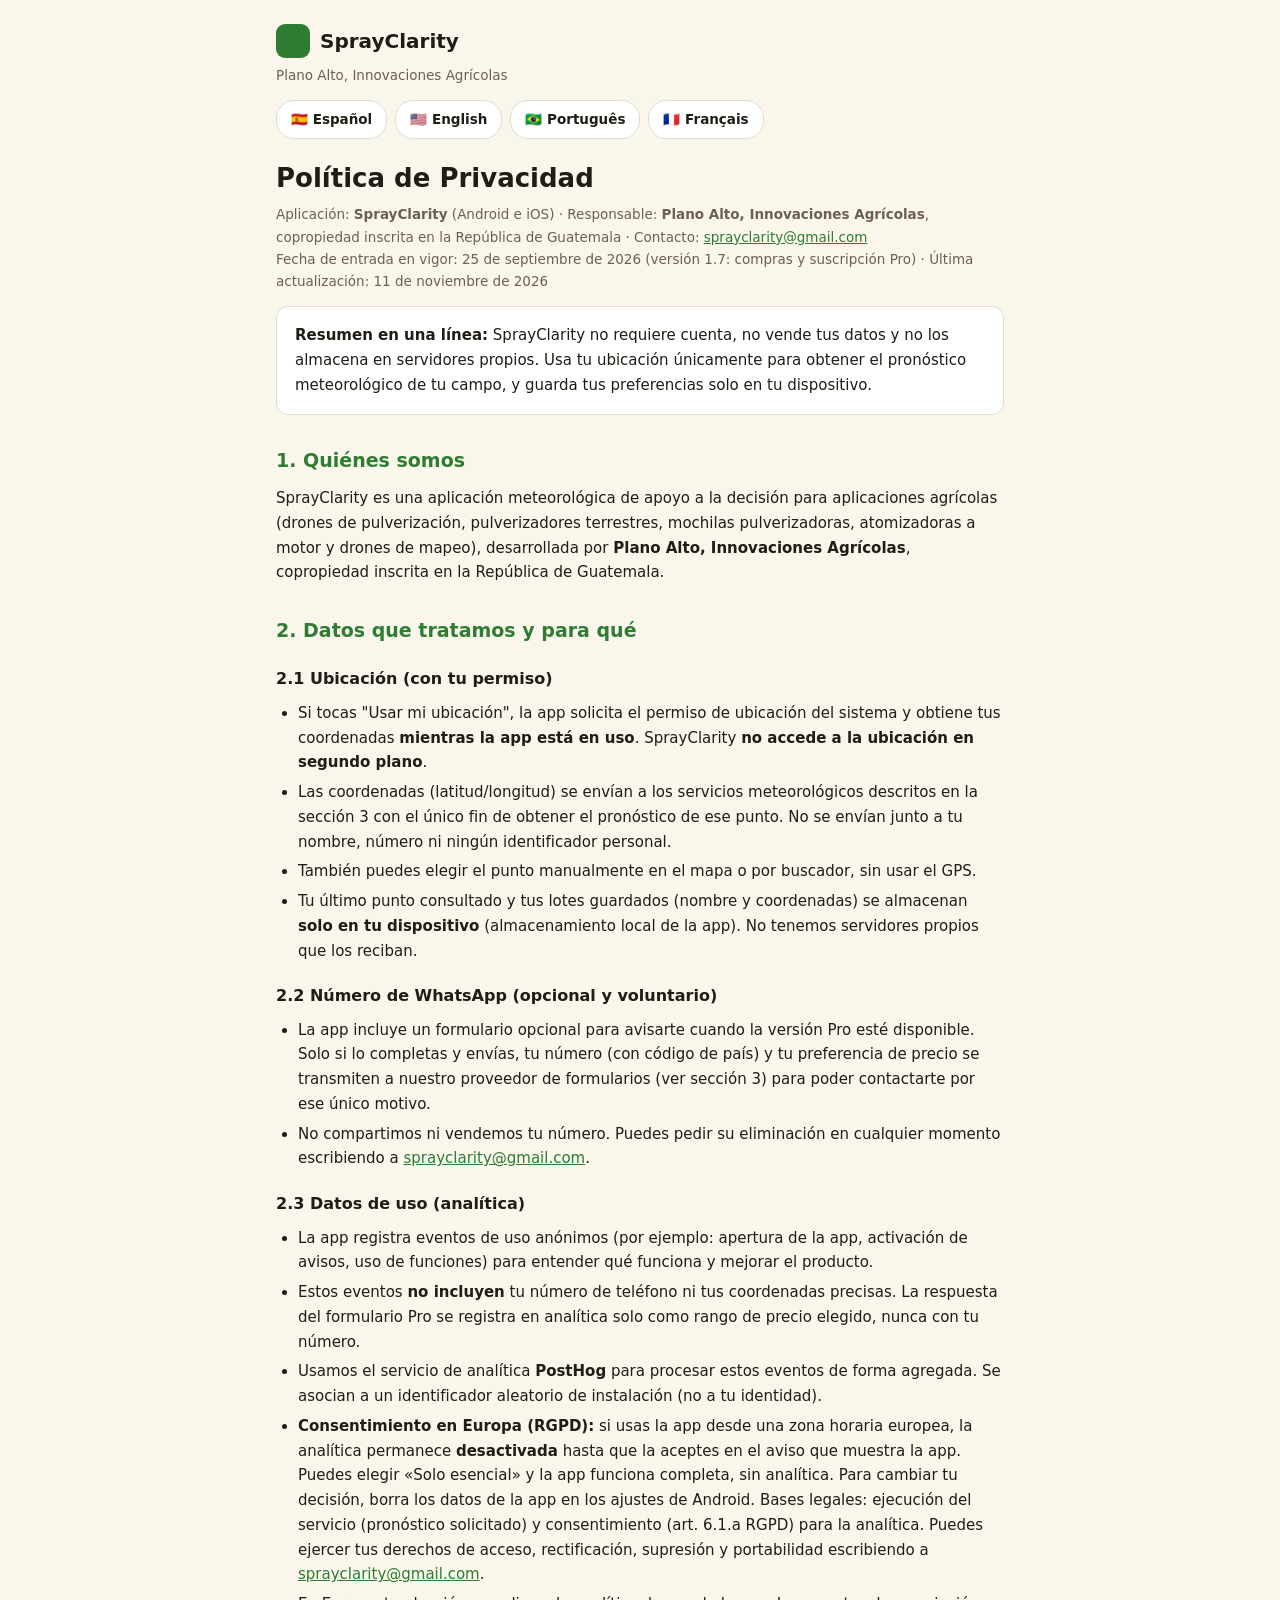
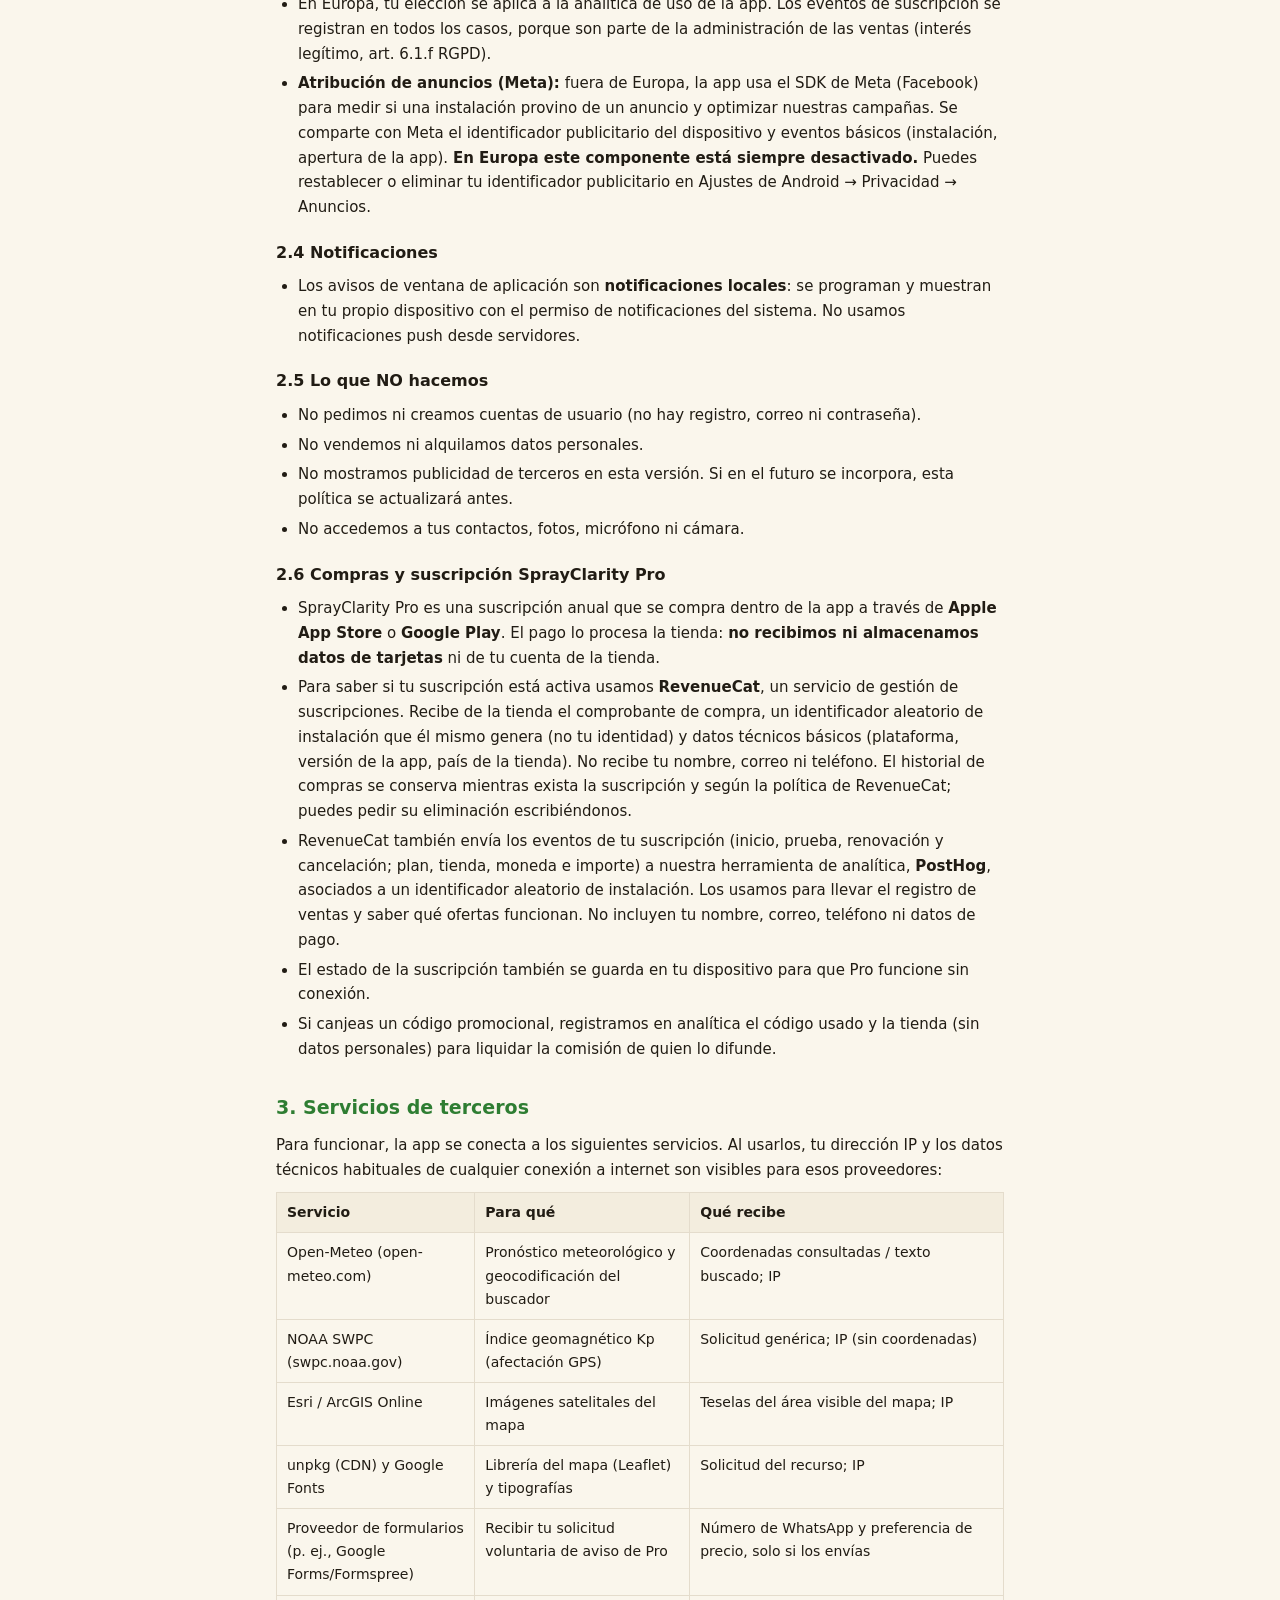
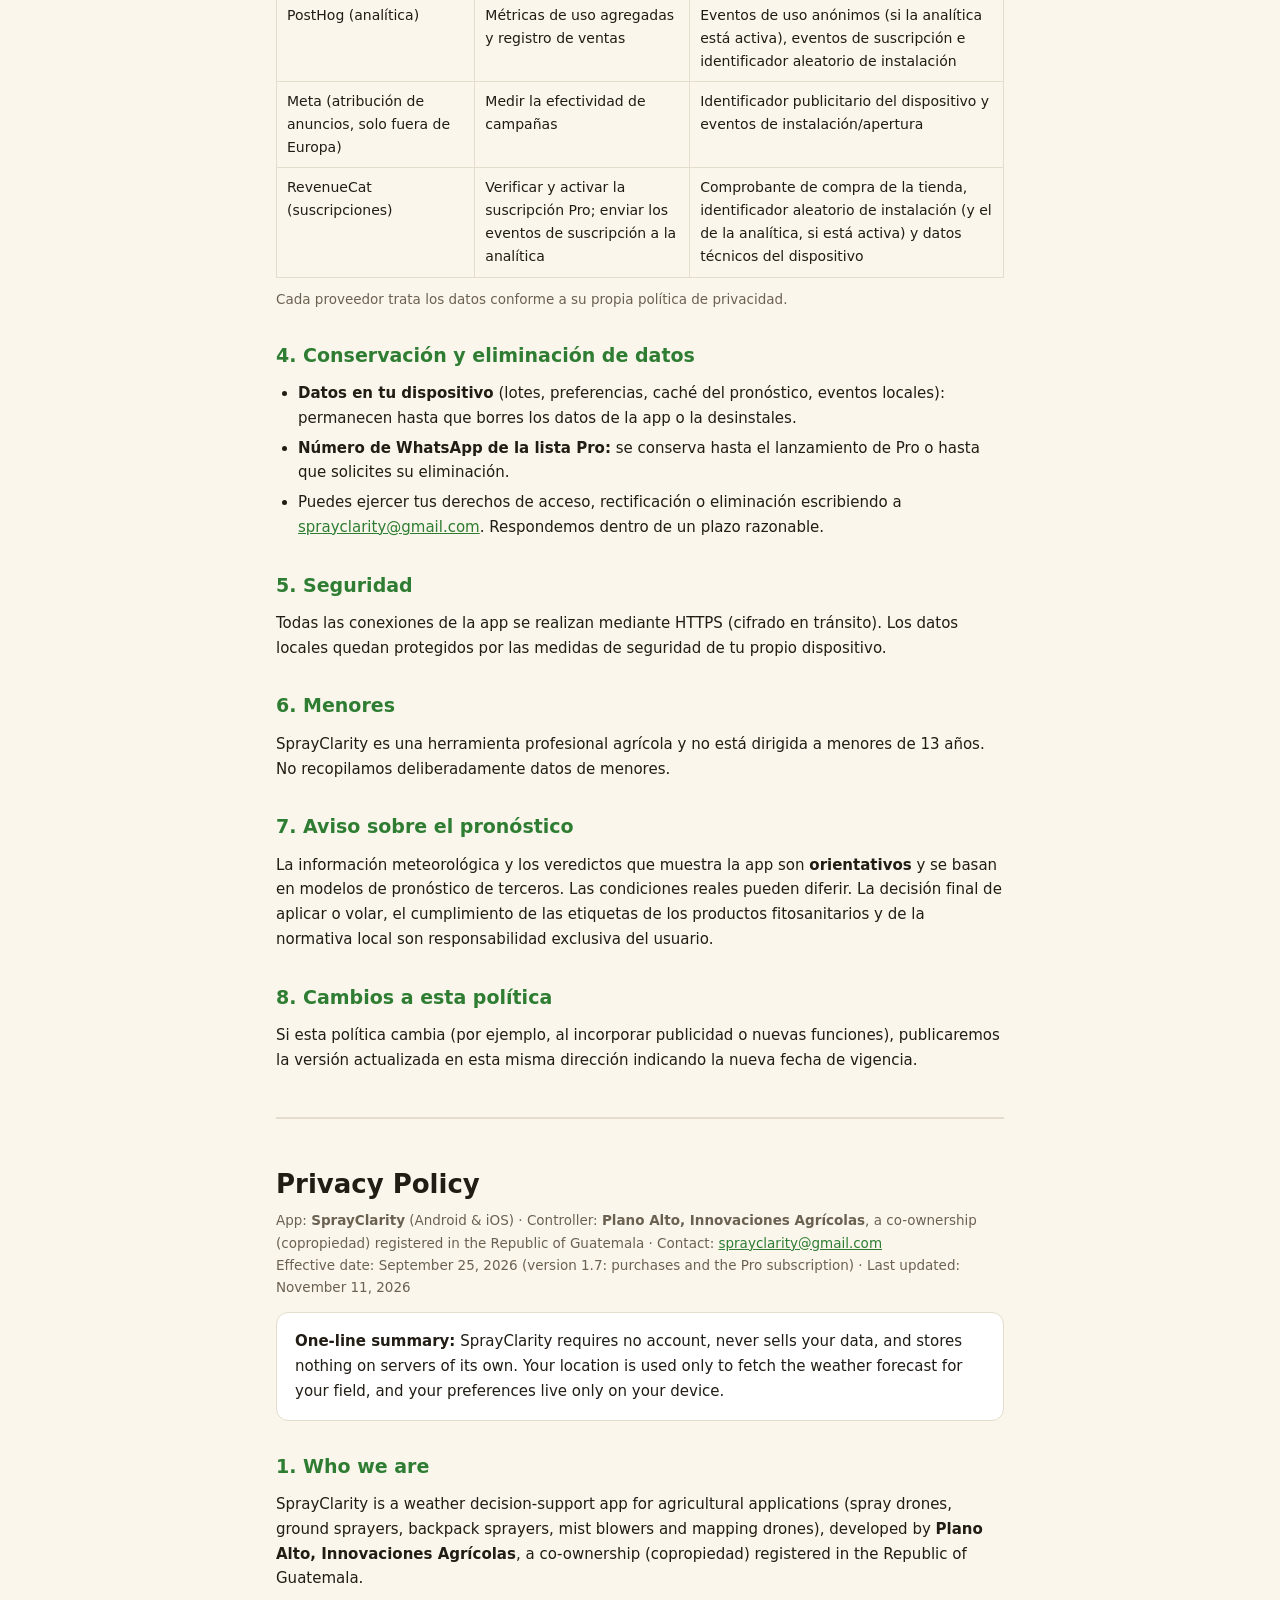
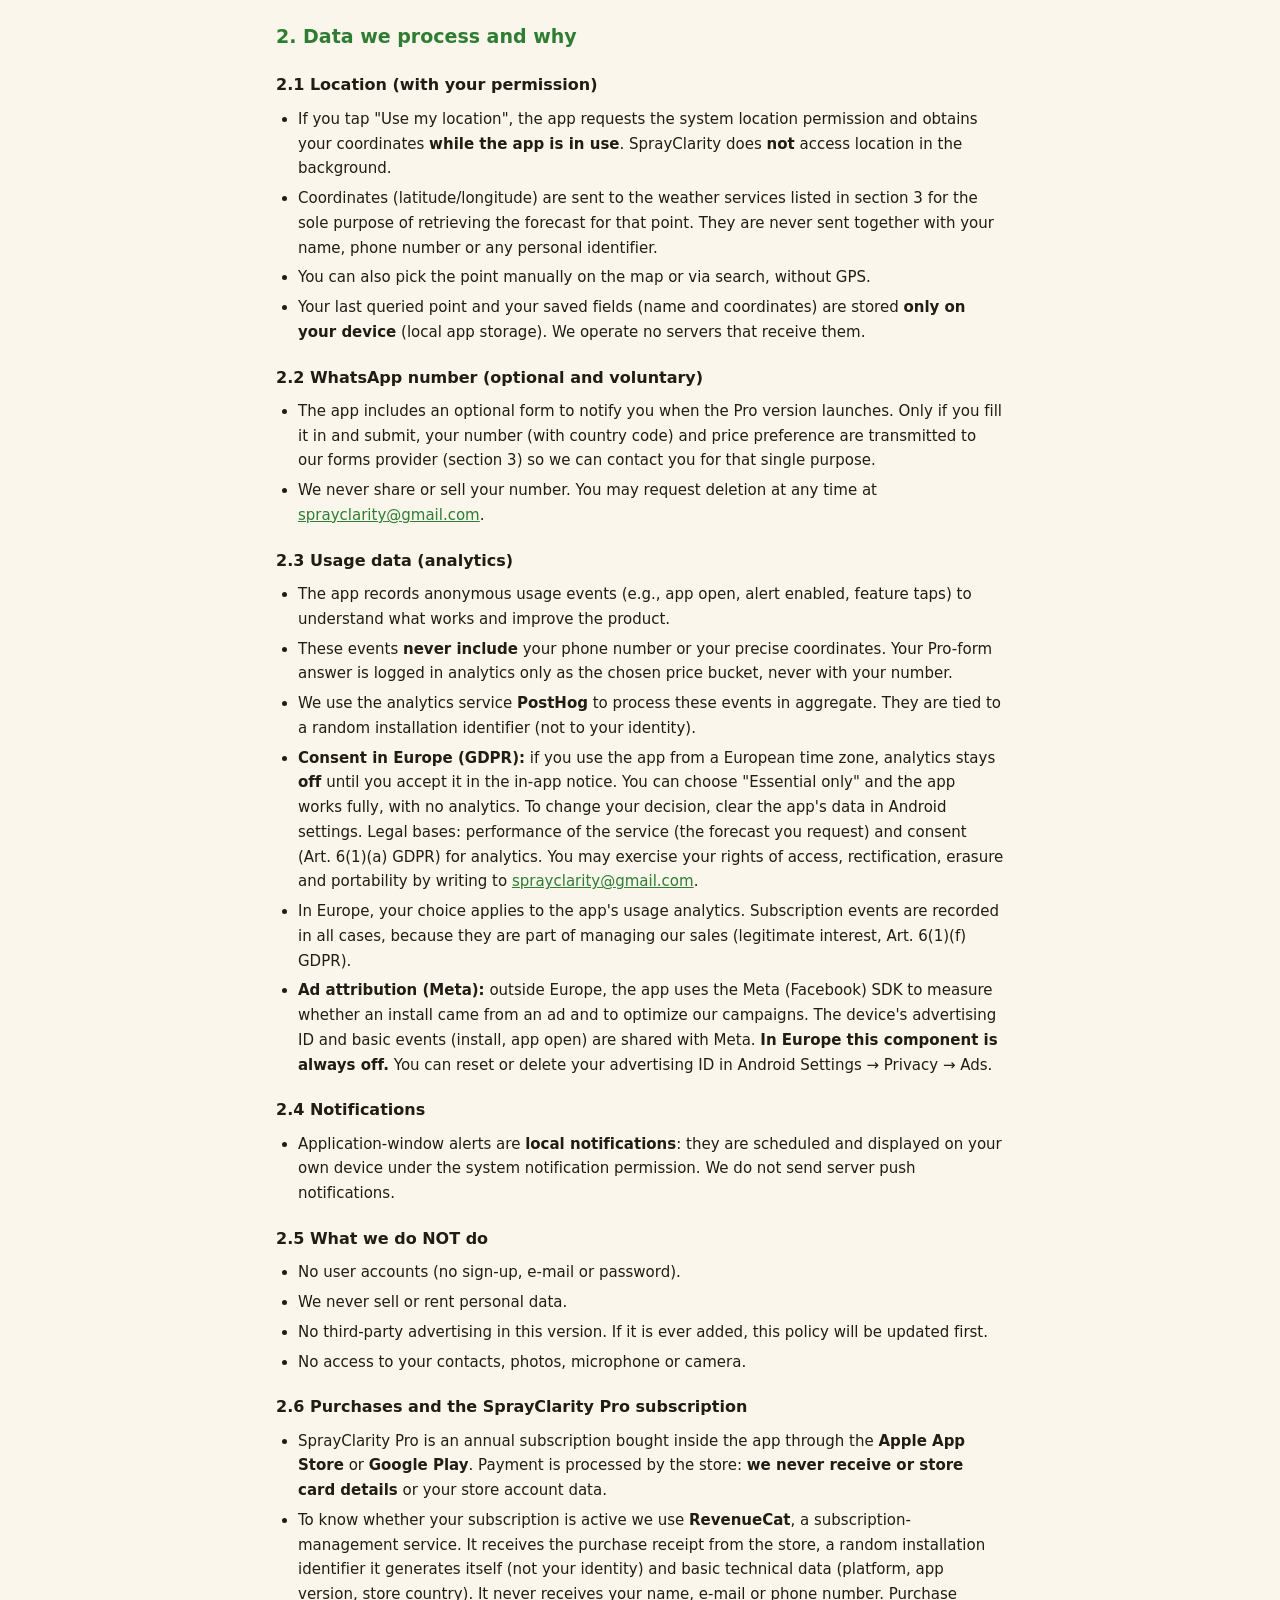
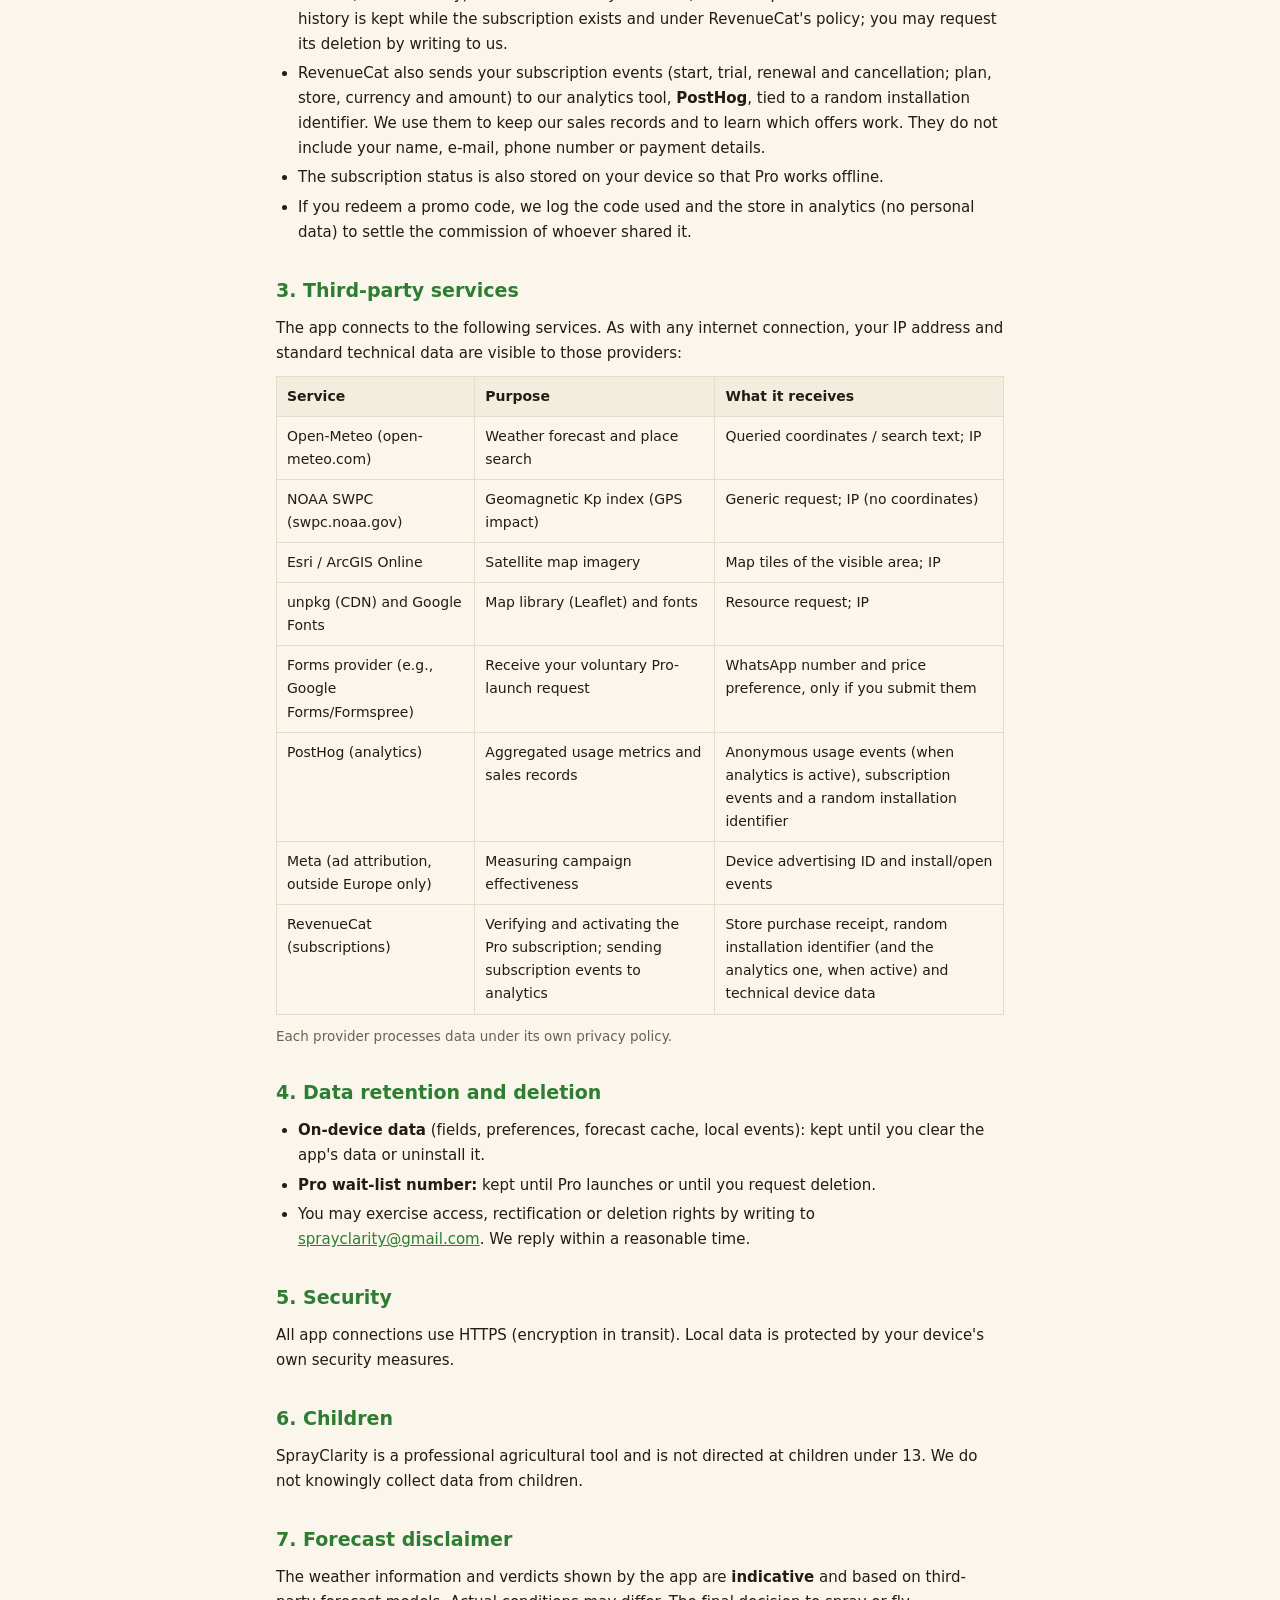
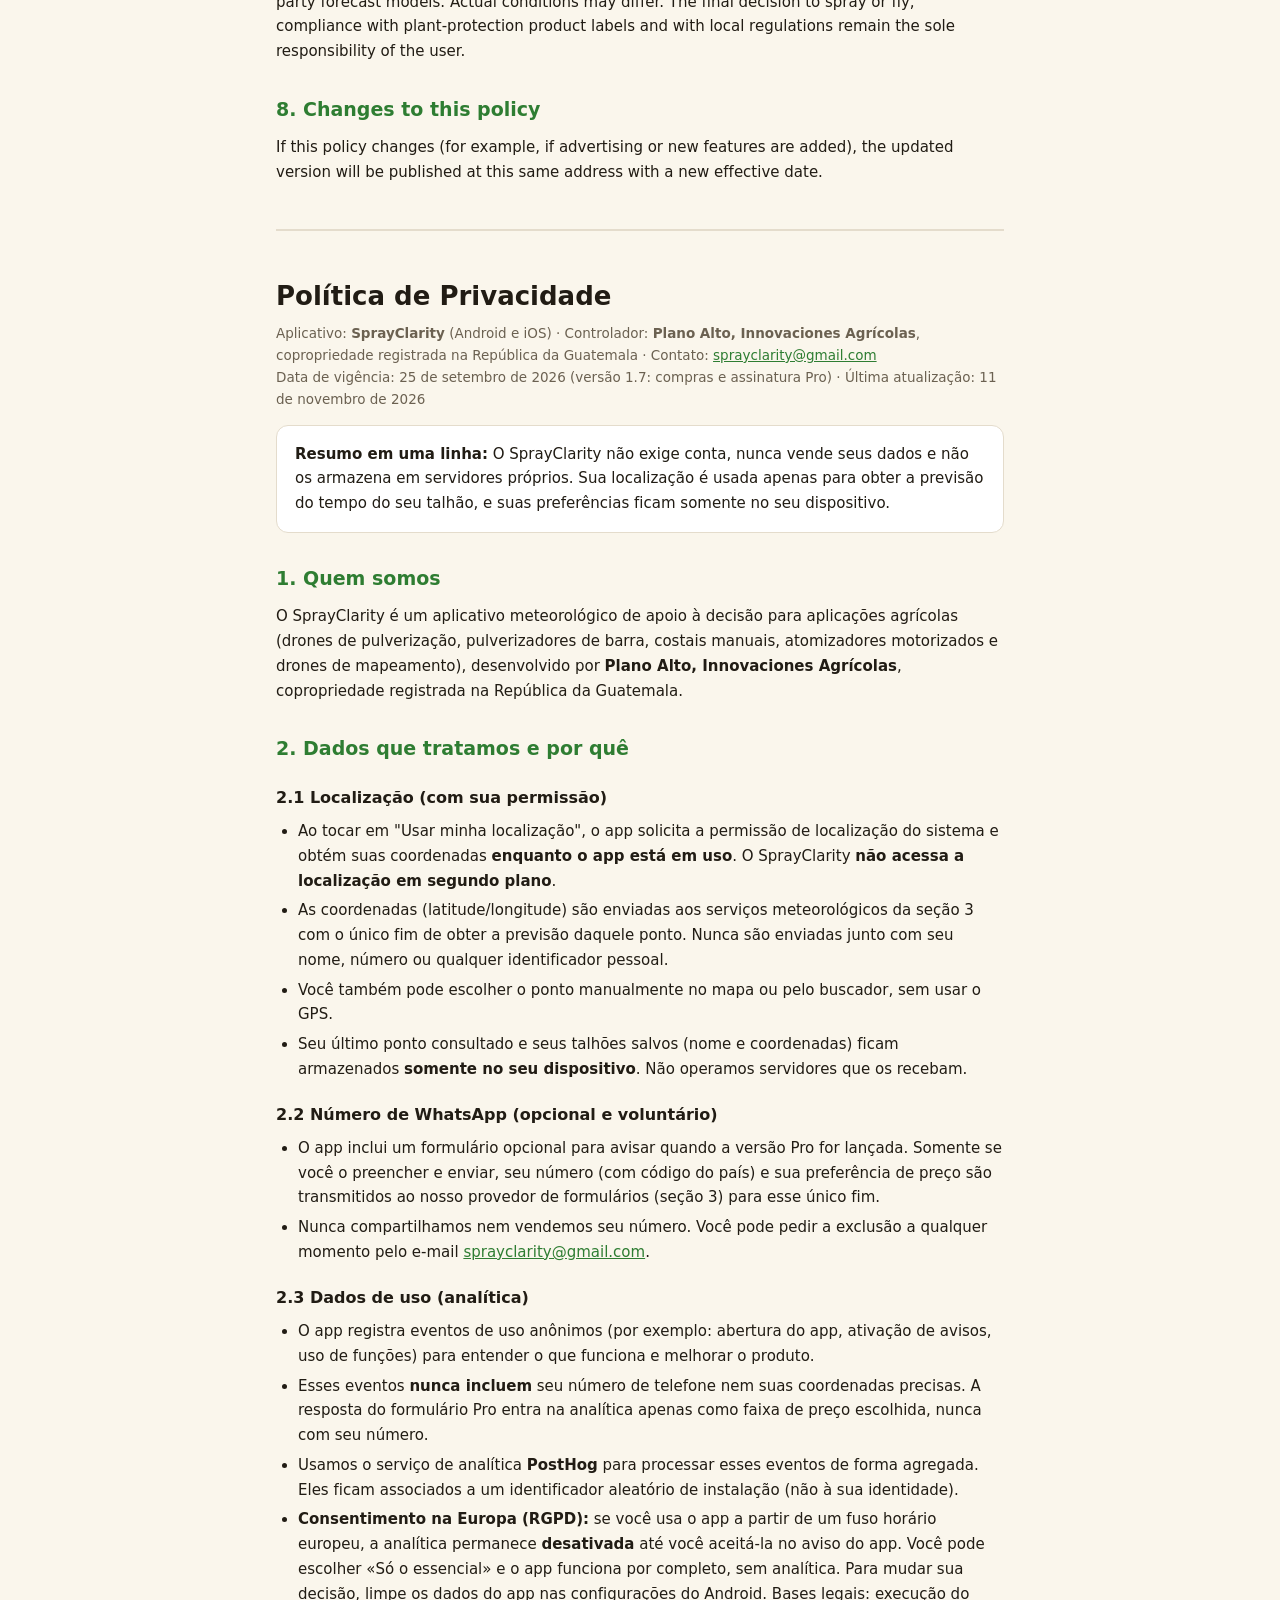
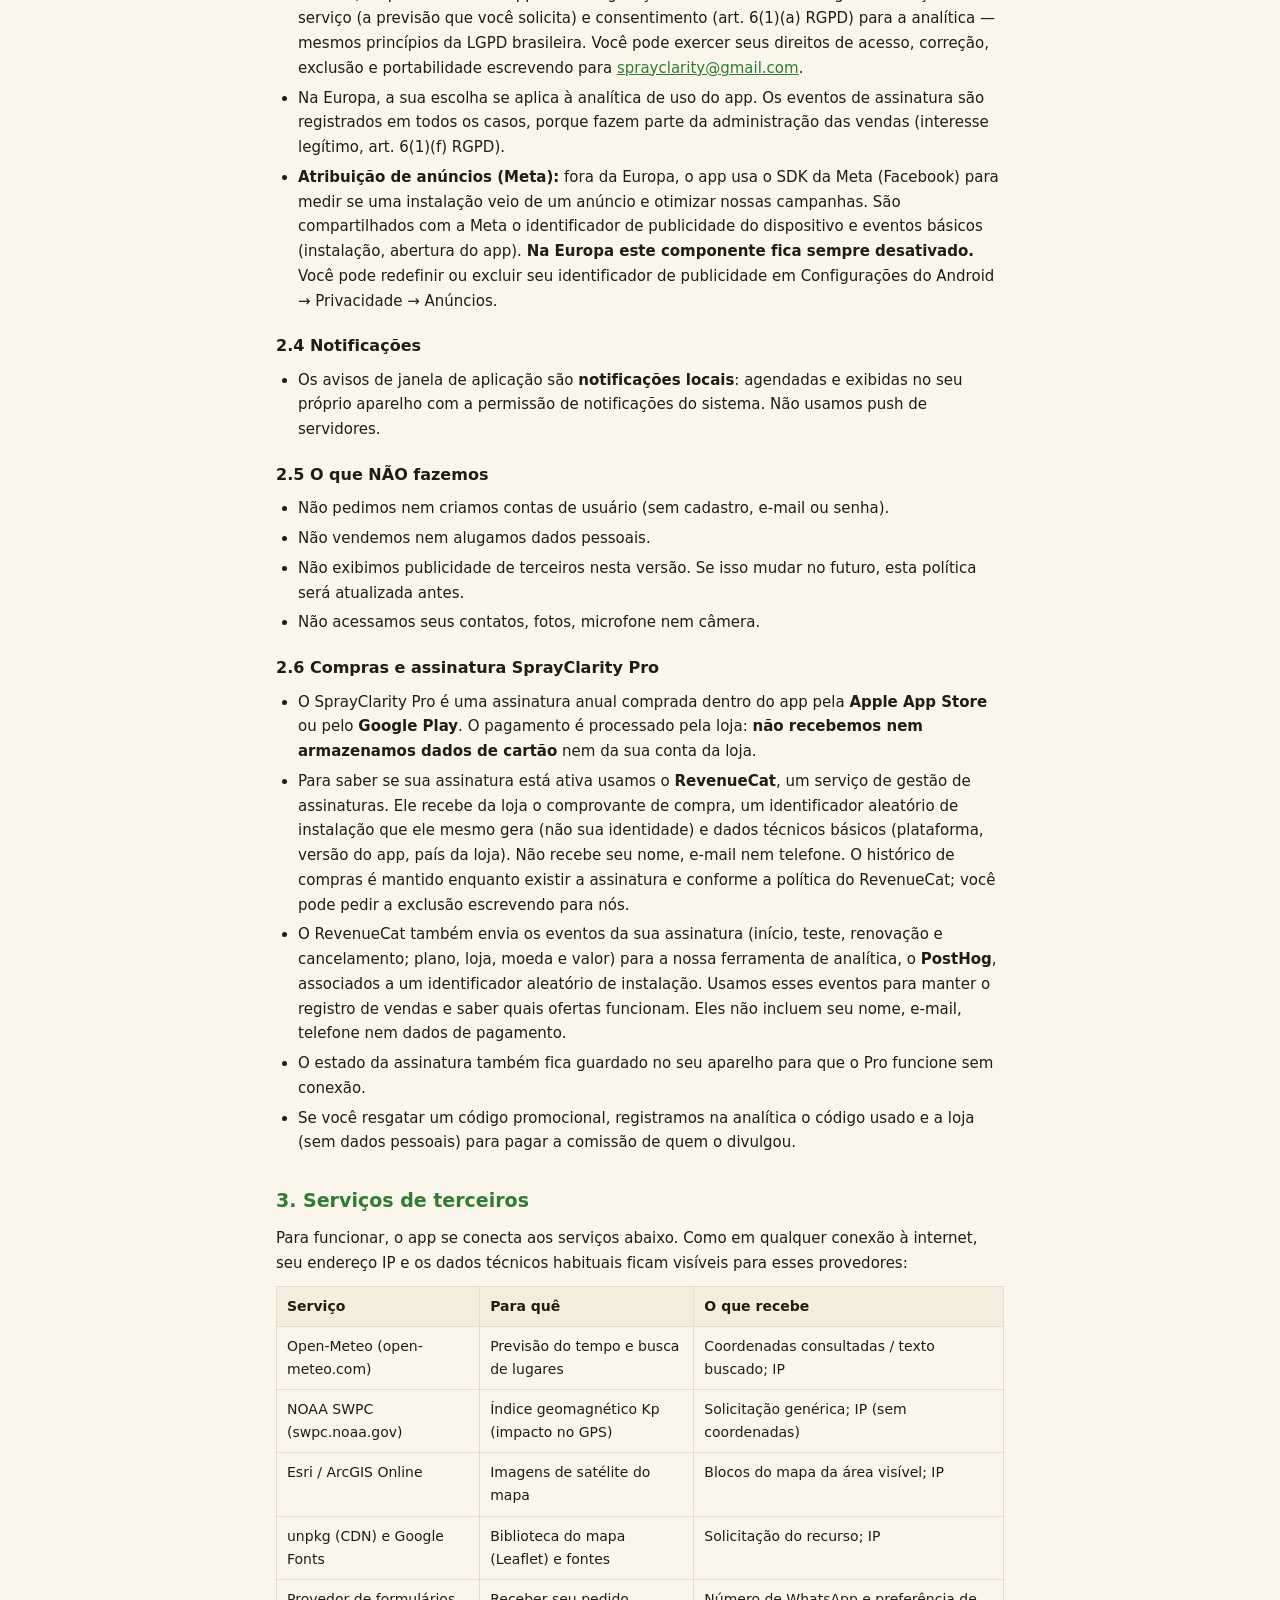
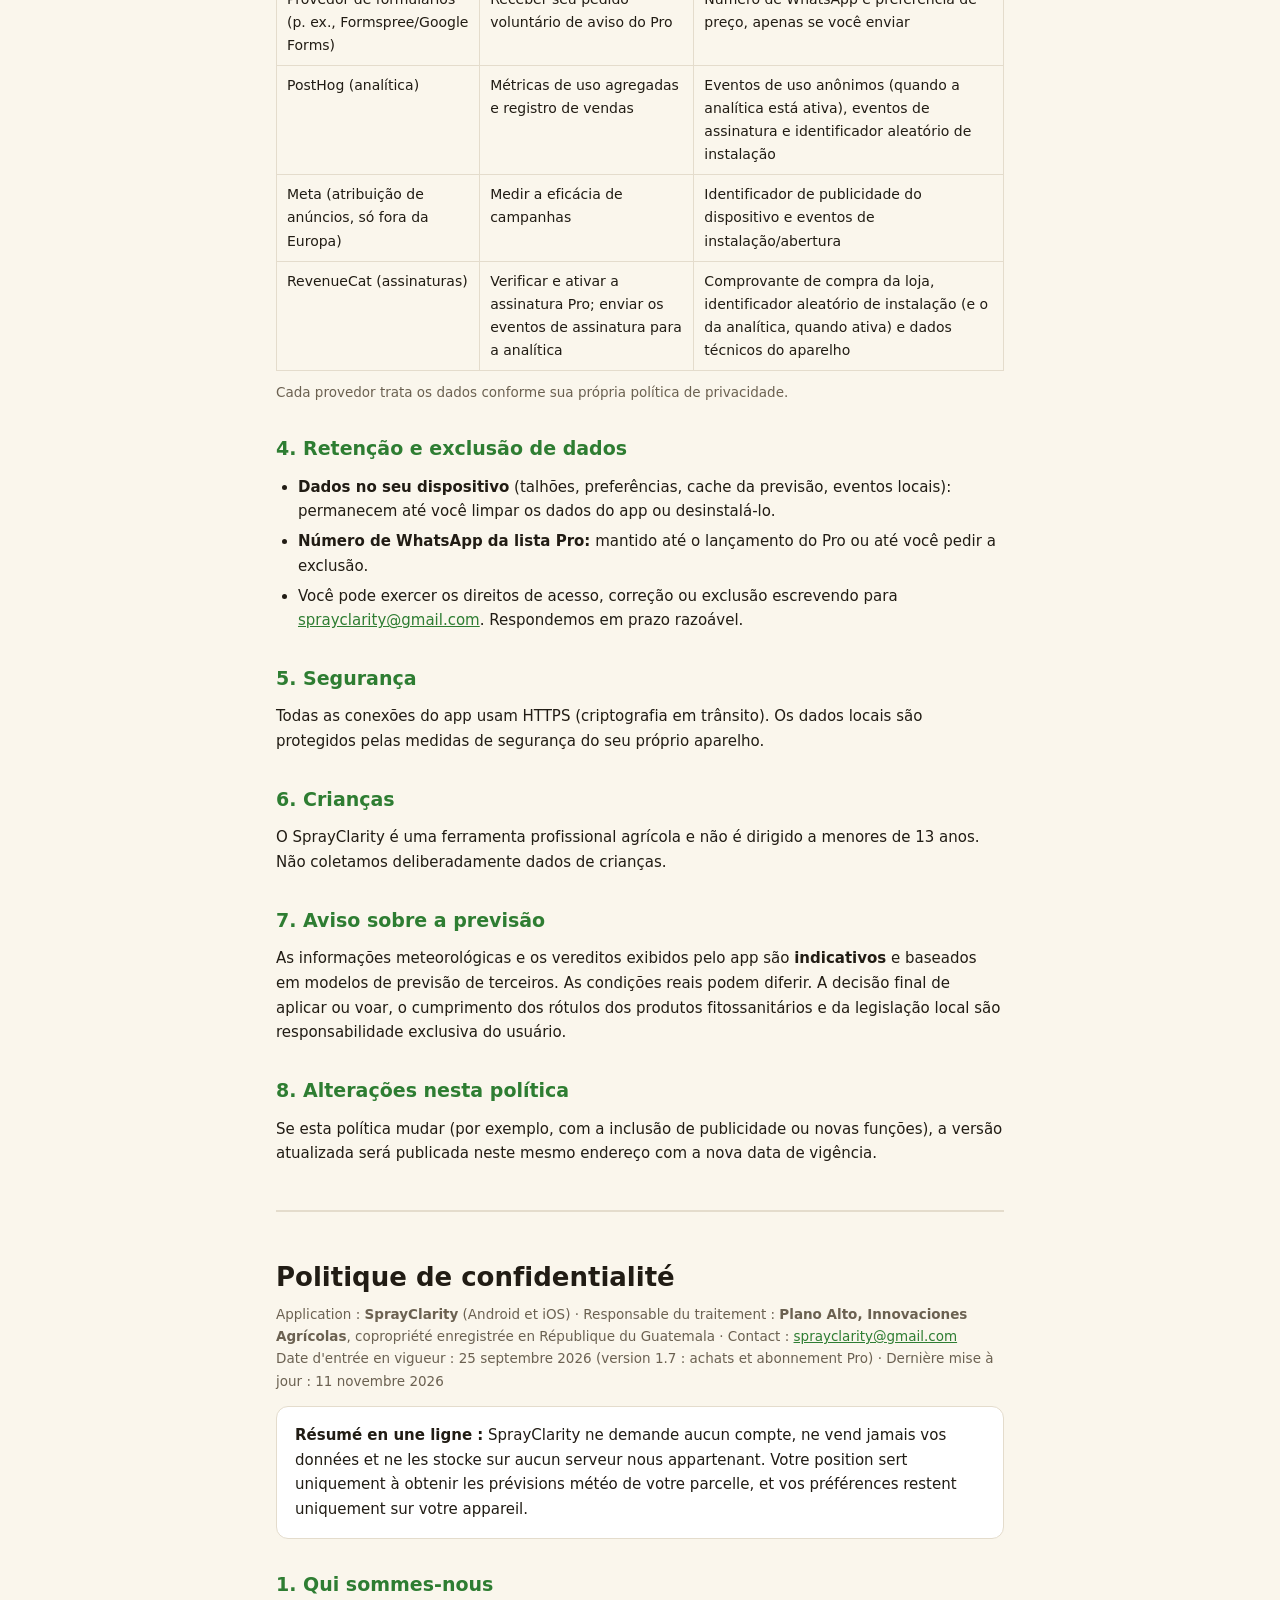
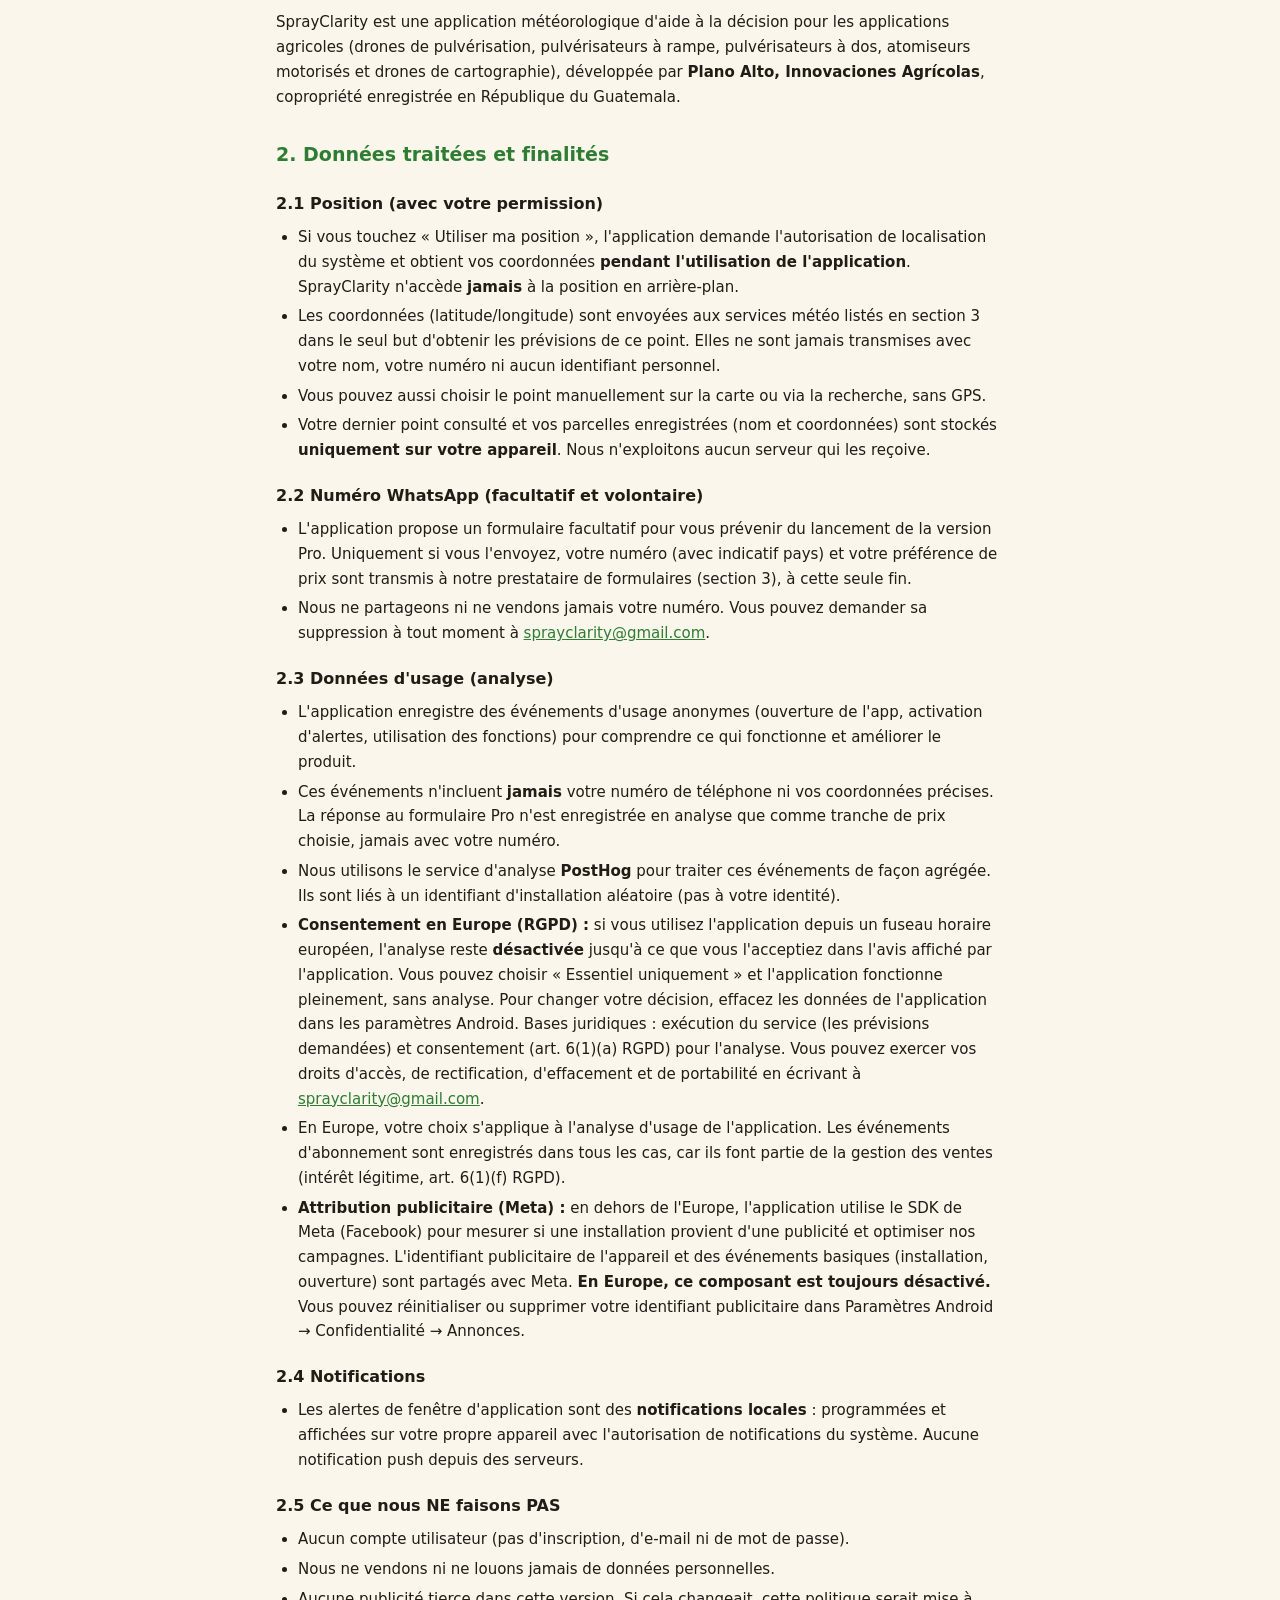
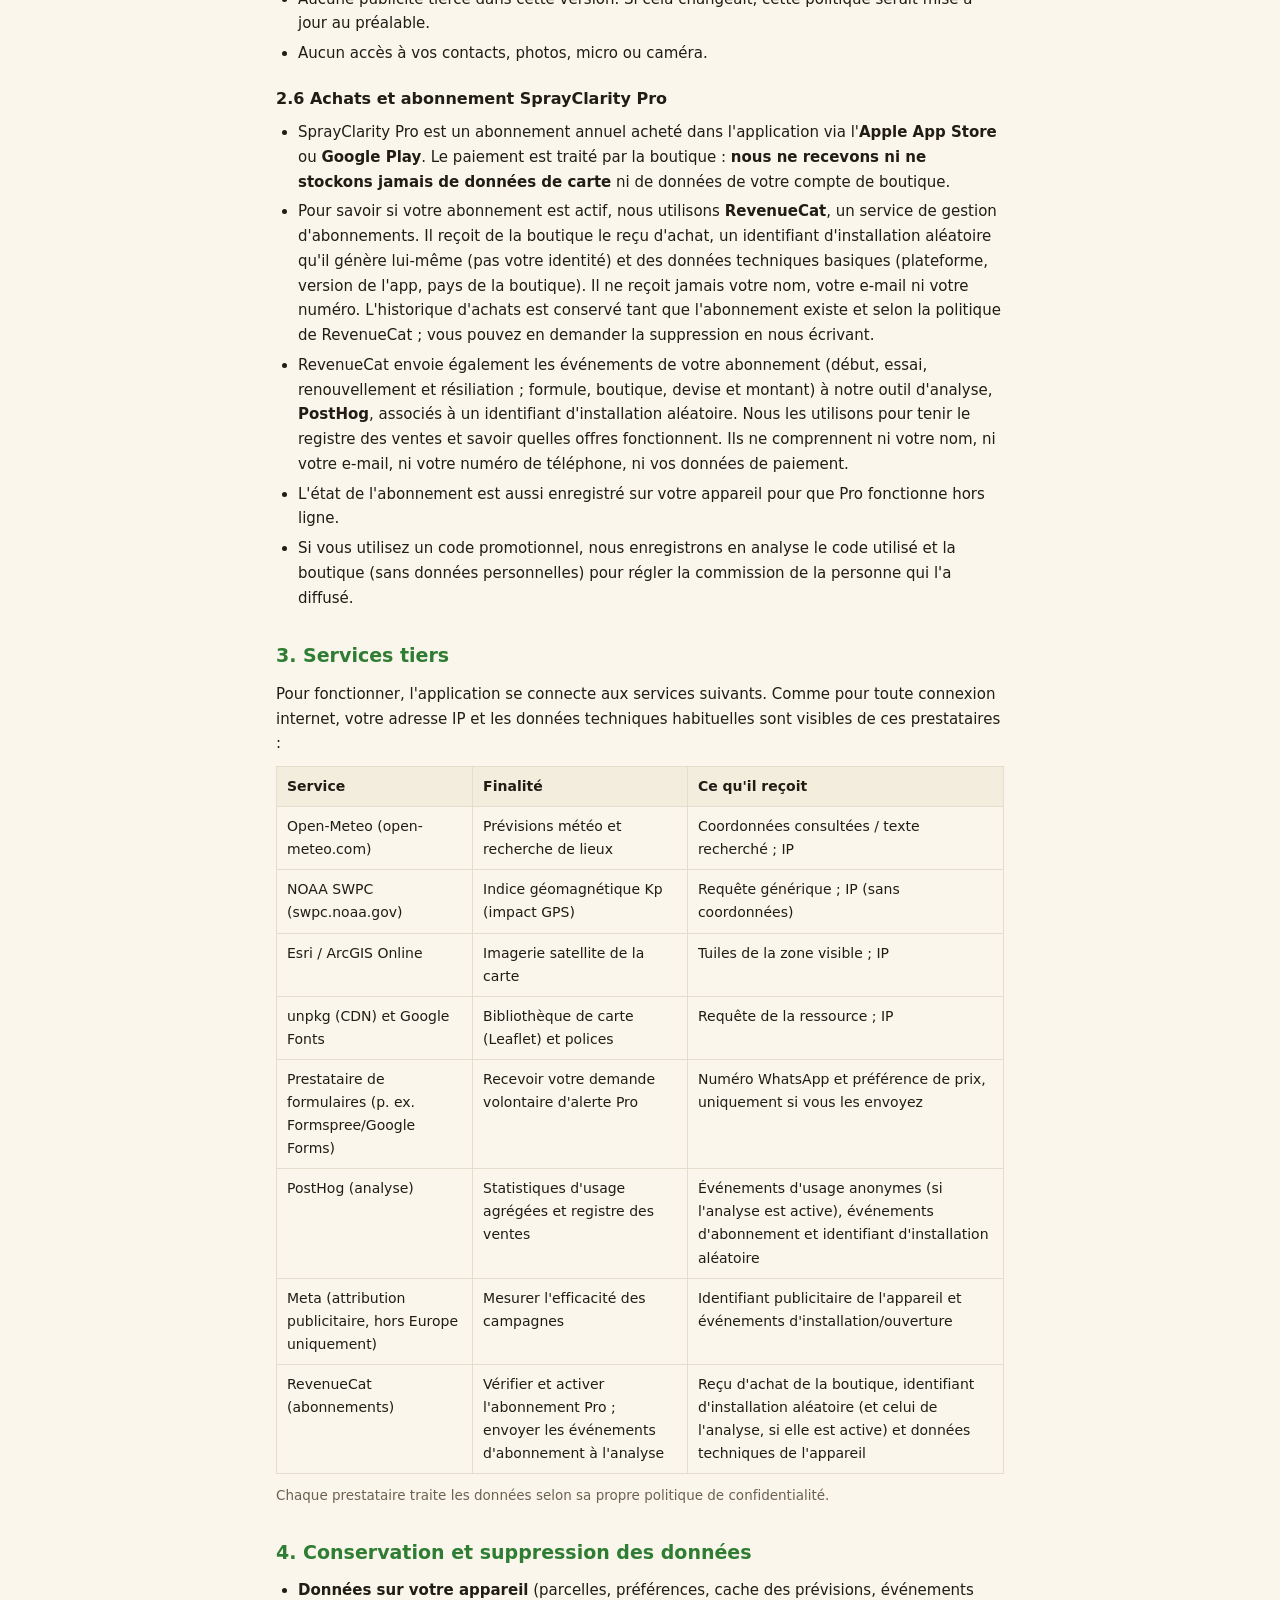
<file: privacidad/index.html>
<!DOCTYPE html>
<html lang="es">
<head>
<meta charset="UTF-8">
<meta name="viewport" content="width=device-width, initial-scale=1.0">
<title>Política de Privacidad · SprayClarity</title>
<style>
  :root{--ink:#211C14;--soft:#6B6151;--line:#E4DCCC;--go:#2E7D32;--paper:#FAF6EC}
  *{box-sizing:border-box;margin:0;padding:0}
  body{font-family:system-ui,-apple-system,"Segoe UI",Roboto,sans-serif;background:var(--paper);color:var(--ink);line-height:1.65;padding:24px 16px 60px;max-width:760px;margin:0 auto}
  h1{font-size:26px;margin:18px 0 4px}
  h2{font-size:19px;margin:30px 0 10px;color:var(--go)}
  h3{font-size:16px;margin:20px 0 6px}
  p,li{font-size:15px;color:var(--ink)}
  ul{padding-left:22px;margin:8px 0}
  li{margin:5px 0}
  .meta{color:var(--soft);font-size:13.5px}
  .brand{display:flex;align-items:center;gap:10px;margin-bottom:6px}
  .brand b{font-size:20px}
  .dot{width:34px;height:34px;border-radius:9px;background:var(--go);display:inline-block}
  .card{background:#fff;border:1px solid var(--line);border-radius:12px;padding:16px 18px;margin:14px 0}
  .lang{display:inline-block;margin:14px 8px 0 0;padding:7px 14px;border:1px solid var(--line);border-radius:18px;background:#fff;color:var(--ink);text-decoration:none;font-size:13.5px;font-weight:600}
  hr{border:none;border-top:2px solid var(--line);margin:44px 0}
  table{border-collapse:collapse;width:100%;margin:10px 0;font-size:14px}
  th,td{border:1px solid var(--line);padding:8px 10px;text-align:left;vertical-align:top}
  th{background:#F3EDDE}
  /* Teléfonos: la tabla de 3 columnas no cabe (medido a 375 px: hasta 422 px de tabla en 343 disponibles) y partir las
     palabras para que quepa las deja ilegibles. Cada fila pasa a ser una ficha con sus tres datos en el mismo orden,
     y los encabezados quedan arriba como leyenda. Desde 521 px sigue la tabla de siempre. */
  @media (max-width:520px){
    table,tbody,tr,th,td{display:block}
    tr{border:1px solid var(--line);border-radius:10px;background:#fff;margin:8px 0;padding:8px 12px}
    tr:first-child{border:none;background:none;padding:0 2px;margin:10px 0 4px}
    th{display:inline;border:none;background:none;padding:0;font-size:12.5px;color:var(--soft)}
    th+th::before{content:" · "}
    td{border:none;padding:2px 0;overflow-wrap:anywhere}
    td:first-child{font-weight:700}
    td:last-child{color:var(--soft)}
  }
  a{color:var(--go)}
</style>
</head>
<body>

<div class="brand"><span class="dot"></span><b>SprayClarity</b></div>
<p class="meta">Plano Alto, Innovaciones Agrícolas</p>
<a class="lang" href="#es">🇪🇸 Español</a><a class="lang" href="#en">🇺🇸 English</a><a class="lang" href="#pt">🇧🇷 Português</a><a class="lang" href="#fr">🇫🇷 Français</a>

<!-- ==================== ESPAÑOL ==================== -->
<h1 id="es">Política de Privacidad</h1>
<p class="meta">Aplicación: <b>SprayClarity</b> (Android e iOS) · Responsable: <b>Plano Alto, Innovaciones Agrícolas</b>, copropiedad inscrita en la República de Guatemala · Contacto: <a href="mailto:sprayclarity@gmail.com">sprayclarity@gmail.com</a><br>Fecha de entrada en vigor: 25 de septiembre de 2026 (versión 1.7: compras y suscripción Pro) · Última actualización: 11 de noviembre de 2026</p>

<div class="card"><p><b>Resumen en una línea:</b> SprayClarity no requiere cuenta, no vende tus datos y no los almacena en servidores propios. Usa tu ubicación únicamente para obtener el pronóstico meteorológico de tu campo, y guarda tus preferencias solo en tu dispositivo.</p></div>

<h2>1. Quiénes somos</h2>
<p>SprayClarity es una aplicación meteorológica de apoyo a la decisión para aplicaciones agrícolas (drones de pulverización, pulverizadores terrestres, mochilas pulverizadoras, atomizadoras a motor y drones de mapeo), desarrollada por <b>Plano Alto, Innovaciones Agrícolas</b>, copropiedad inscrita en la República de Guatemala.</p>

<h2>2. Datos que tratamos y para qué</h2>

<h3>2.1 Ubicación (con tu permiso)</h3>
<ul>
  <li>Si tocas "Usar mi ubicación", la app solicita el permiso de ubicación del sistema y obtiene tus coordenadas <b>mientras la app está en uso</b>. SprayClarity <b>no accede a la ubicación en segundo plano</b>.</li>
  <li>Las coordenadas (latitud/longitud) se envían a los servicios meteorológicos descritos en la sección 3 con el único fin de obtener el pronóstico de ese punto. No se envían junto a tu nombre, número ni ningún identificador personal.</li>
  <li>También puedes elegir el punto manualmente en el mapa o por buscador, sin usar el GPS.</li>
  <li>Tu último punto consultado y tus lotes guardados (nombre y coordenadas) se almacenan <b>solo en tu dispositivo</b> (almacenamiento local de la app). No tenemos servidores propios que los reciban.</li>
</ul>

<h3>2.2 Número de WhatsApp (opcional y voluntario)</h3>
<ul>
  <li>La app incluye un formulario opcional para avisarte cuando la versión Pro esté disponible. Solo si lo completas y envías, tu número (con código de país) y tu preferencia de precio se transmiten a nuestro proveedor de formularios (ver sección 3) para poder contactarte por ese único motivo.</li>
  <li>No compartimos ni vendemos tu número. Puedes pedir su eliminación en cualquier momento escribiendo a <a href="mailto:sprayclarity@gmail.com">sprayclarity@gmail.com</a>.</li>
</ul>

<h3>2.3 Datos de uso (analítica)</h3>
<ul>
  <li>La app registra eventos de uso anónimos (por ejemplo: apertura de la app, activación de avisos, uso de funciones) para entender qué funciona y mejorar el producto.</li>
  <li>Estos eventos <b>no incluyen</b> tu número de teléfono ni tus coordenadas precisas. La respuesta del formulario Pro se registra en analítica solo como rango de precio elegido, nunca con tu número.</li>
  <li>Usamos el servicio de analítica <b>PostHog</b> para procesar estos eventos de forma agregada. Se asocian a un identificador aleatorio de instalación (no a tu identidad).</li>
  <li><b>Consentimiento en Europa (RGPD):</b> si usas la app desde una zona horaria europea, la analítica permanece <b>desactivada</b> hasta que la aceptes en el aviso que muestra la app. Puedes elegir «Solo esencial» y la app funciona completa, sin analítica. Para cambiar tu decisión, borra los datos de la app en los ajustes de Android. Bases legales: ejecución del servicio (pronóstico solicitado) y consentimiento (art. 6.1.a RGPD) para la analítica. Puedes ejercer tus derechos de acceso, rectificación, supresión y portabilidad escribiendo a <a href="mailto:sprayclarity@gmail.com">sprayclarity@gmail.com</a>.</li>
  <li>En Europa, tu elección se aplica a la analítica de uso de la app. Los eventos de suscripción se registran en todos los casos, porque son parte de la administración de las ventas (interés legítimo, art. 6.1.f RGPD).</li>
  <li><b>Atribución de anuncios (Meta):</b> fuera de Europa, la app usa el SDK de Meta (Facebook) para medir si una instalación provino de un anuncio y optimizar nuestras campañas. Se comparte con Meta el identificador publicitario del dispositivo y eventos básicos (instalación, apertura de la app). <b>En Europa este componente está siempre desactivado.</b> Puedes restablecer o eliminar tu identificador publicitario en Ajustes de Android → Privacidad → Anuncios.</li>
</ul>

<h3>2.4 Notificaciones</h3>
<ul>
  <li>Los avisos de ventana de aplicación son <b>notificaciones locales</b>: se programan y muestran en tu propio dispositivo con el permiso de notificaciones del sistema. No usamos notificaciones push desde servidores.</li>
</ul>

<h3>2.5 Lo que NO hacemos</h3>
<ul>
  <li>No pedimos ni creamos cuentas de usuario (no hay registro, correo ni contraseña).</li>
  <li>No vendemos ni alquilamos datos personales.</li>
  <li>No mostramos publicidad de terceros en esta versión. Si en el futuro se incorpora, esta política se actualizará antes.</li>
  <li>No accedemos a tus contactos, fotos, micrófono ni cámara.</li>
</ul>

<h3>2.6 Compras y suscripción SprayClarity Pro</h3>
<ul>
  <li>SprayClarity Pro es una suscripción anual que se compra dentro de la app a través de <b>Apple App Store</b> o <b>Google Play</b>. El pago lo procesa la tienda: <b>no recibimos ni almacenamos datos de tarjetas</b> ni de tu cuenta de la tienda.</li>
  <li>Para saber si tu suscripción está activa usamos <b>RevenueCat</b>, un servicio de gestión de suscripciones. Recibe de la tienda el comprobante de compra, un identificador aleatorio de instalación que él mismo genera (no tu identidad) y datos técnicos básicos (plataforma, versión de la app, país de la tienda). No recibe tu nombre, correo ni teléfono. El historial de compras se conserva mientras exista la suscripción y según la política de RevenueCat; puedes pedir su eliminación escribiéndonos.</li>
  <li>RevenueCat también envía los eventos de tu suscripción (inicio, prueba, renovación y cancelación; plan, tienda, moneda e importe) a nuestra herramienta de analítica, <b>PostHog</b>, asociados a un identificador aleatorio de instalación. Los usamos para llevar el registro de ventas y saber qué ofertas funcionan. No incluyen tu nombre, correo, teléfono ni datos de pago.</li>
  <li>El estado de la suscripción también se guarda en tu dispositivo para que Pro funcione sin conexión.</li>
  <li>Si canjeas un código promocional, registramos en analítica el código usado y la tienda (sin datos personales) para liquidar la comisión de quien lo difunde.</li>
</ul>

<h2>3. Servicios de terceros</h2>
<p>Para funcionar, la app se conecta a los siguientes servicios. Al usarlos, tu dirección IP y los datos técnicos habituales de cualquier conexión a internet son visibles para esos proveedores:</p>
<table>
  <tr><th>Servicio</th><th>Para qué</th><th>Qué recibe</th></tr>
  <tr><td>Open-Meteo (open-meteo.com)</td><td>Pronóstico meteorológico y geocodificación del buscador</td><td>Coordenadas consultadas / texto buscado; IP</td></tr>
  <tr><td>NOAA SWPC (swpc.noaa.gov)</td><td>Índice geomagnético Kp (afectación GPS)</td><td>Solicitud genérica; IP (sin coordenadas)</td></tr>
  <tr><td>Esri / ArcGIS Online</td><td>Imágenes satelitales del mapa</td><td>Teselas del área visible del mapa; IP</td></tr>
  <tr><td>unpkg (CDN) y Google Fonts</td><td>Librería del mapa (Leaflet) y tipografías</td><td>Solicitud del recurso; IP</td></tr>
  <tr><td>Proveedor de formularios (p. ej., Google Forms/Formspree)</td><td>Recibir tu solicitud voluntaria de aviso de Pro</td><td>Número de WhatsApp y preferencia de precio, solo si los envías</td></tr>
  <tr><td>PostHog (analítica)</td><td>Métricas de uso agregadas y registro de ventas</td><td>Eventos de uso anónimos (si la analítica está activa), eventos de suscripción e identificador aleatorio de instalación</td></tr>
  <tr><td>Meta (atribución de anuncios, solo fuera de Europa)</td><td>Medir la efectividad de campañas</td><td>Identificador publicitario del dispositivo y eventos de instalación/apertura</td></tr>
  <tr><td>RevenueCat (suscripciones)</td><td>Verificar y activar la suscripción Pro; enviar los eventos de suscripción a la analítica</td><td>Comprobante de compra de la tienda, identificador aleatorio de instalación (y el de la analítica, si está activa) y datos técnicos del dispositivo</td></tr>
</table>
<p class="meta">Cada proveedor trata los datos conforme a su propia política de privacidad.</p>

<h2 id="eliminar-datos">4. Conservación y eliminación de datos</h2>
<ul>
  <li><b>Datos en tu dispositivo</b> (lotes, preferencias, caché del pronóstico, eventos locales): permanecen hasta que borres los datos de la app o la desinstales.</li>
  <li><b>Número de WhatsApp de la lista Pro:</b> se conserva hasta el lanzamiento de Pro o hasta que solicites su eliminación.</li>
  <li>Puedes ejercer tus derechos de acceso, rectificación o eliminación escribiendo a <a href="mailto:sprayclarity@gmail.com">sprayclarity@gmail.com</a>. Respondemos dentro de un plazo razonable.</li>
</ul>

<h2>5. Seguridad</h2>
<p>Todas las conexiones de la app se realizan mediante HTTPS (cifrado en tránsito). Los datos locales quedan protegidos por las medidas de seguridad de tu propio dispositivo.</p>

<h2>6. Menores</h2>
<p>SprayClarity es una herramienta profesional agrícola y no está dirigida a menores de 13 años. No recopilamos deliberadamente datos de menores.</p>

<h2>7. Aviso sobre el pronóstico</h2>
<p>La información meteorológica y los veredictos que muestra la app son <b>orientativos</b> y se basan en modelos de pronóstico de terceros. Las condiciones reales pueden diferir. La decisión final de aplicar o volar, el cumplimiento de las etiquetas de los productos fitosanitarios y de la normativa local son responsabilidad exclusiva del usuario.</p>

<h2>8. Cambios a esta política</h2>
<p>Si esta política cambia (por ejemplo, al incorporar publicidad o nuevas funciones), publicaremos la versión actualizada en esta misma dirección indicando la nueva fecha de vigencia.</p>

<hr>

<!-- ==================== ENGLISH ==================== -->
<h1 id="en">Privacy Policy</h1>
<p class="meta">App: <b>SprayClarity</b> (Android &amp; iOS) · Controller: <b>Plano Alto, Innovaciones Agrícolas</b>, a co-ownership (copropiedad) registered in the Republic of Guatemala · Contact: <a href="mailto:sprayclarity@gmail.com">sprayclarity@gmail.com</a><br>Effective date: September 25, 2026 (version 1.7: purchases and the Pro subscription) · Last updated: November 11, 2026</p>

<div class="card"><p><b>One-line summary:</b> SprayClarity requires no account, never sells your data, and stores nothing on servers of its own. Your location is used only to fetch the weather forecast for your field, and your preferences live only on your device.</p></div>

<h2>1. Who we are</h2>
<p>SprayClarity is a weather decision-support app for agricultural applications (spray drones, ground sprayers, backpack sprayers, mist blowers and mapping drones), developed by <b>Plano Alto, Innovaciones Agrícolas</b>, a co-ownership (copropiedad) registered in the Republic of Guatemala.</p>

<h2>2. Data we process and why</h2>

<h3>2.1 Location (with your permission)</h3>
<ul>
  <li>If you tap "Use my location", the app requests the system location permission and obtains your coordinates <b>while the app is in use</b>. SprayClarity does <b>not</b> access location in the background.</li>
  <li>Coordinates (latitude/longitude) are sent to the weather services listed in section 3 for the sole purpose of retrieving the forecast for that point. They are never sent together with your name, phone number or any personal identifier.</li>
  <li>You can also pick the point manually on the map or via search, without GPS.</li>
  <li>Your last queried point and your saved fields (name and coordinates) are stored <b>only on your device</b> (local app storage). We operate no servers that receive them.</li>
</ul>

<h3>2.2 WhatsApp number (optional and voluntary)</h3>
<ul>
  <li>The app includes an optional form to notify you when the Pro version launches. Only if you fill it in and submit, your number (with country code) and price preference are transmitted to our forms provider (section 3) so we can contact you for that single purpose.</li>
  <li>We never share or sell your number. You may request deletion at any time at <a href="mailto:sprayclarity@gmail.com">sprayclarity@gmail.com</a>.</li>
</ul>

<h3>2.3 Usage data (analytics)</h3>
<ul>
  <li>The app records anonymous usage events (e.g., app open, alert enabled, feature taps) to understand what works and improve the product.</li>
  <li>These events <b>never include</b> your phone number or your precise coordinates. Your Pro-form answer is logged in analytics only as the chosen price bucket, never with your number.</li>
  <li>We use the analytics service <b>PostHog</b> to process these events in aggregate. They are tied to a random installation identifier (not to your identity).</li>
  <li><b>Consent in Europe (GDPR):</b> if you use the app from a European time zone, analytics stays <b>off</b> until you accept it in the in-app notice. You can choose "Essential only" and the app works fully, with no analytics. To change your decision, clear the app's data in Android settings. Legal bases: performance of the service (the forecast you request) and consent (Art. 6(1)(a) GDPR) for analytics. You may exercise your rights of access, rectification, erasure and portability by writing to <a href="mailto:sprayclarity@gmail.com">sprayclarity@gmail.com</a>.</li>
  <li>In Europe, your choice applies to the app's usage analytics. Subscription events are recorded in all cases, because they are part of managing our sales (legitimate interest, Art. 6(1)(f) GDPR).</li>
  <li><b>Ad attribution (Meta):</b> outside Europe, the app uses the Meta (Facebook) SDK to measure whether an install came from an ad and to optimize our campaigns. The device's advertising ID and basic events (install, app open) are shared with Meta. <b>In Europe this component is always off.</b> You can reset or delete your advertising ID in Android Settings → Privacy → Ads.</li>
</ul>

<h3>2.4 Notifications</h3>
<ul>
  <li>Application-window alerts are <b>local notifications</b>: they are scheduled and displayed on your own device under the system notification permission. We do not send server push notifications.</li>
</ul>

<h3>2.5 What we do NOT do</h3>
<ul>
  <li>No user accounts (no sign-up, e-mail or password).</li>
  <li>We never sell or rent personal data.</li>
  <li>No third-party advertising in this version. If it is ever added, this policy will be updated first.</li>
  <li>No access to your contacts, photos, microphone or camera.</li>
</ul>

<h3>2.6 Purchases and the SprayClarity Pro subscription</h3>
<ul>
  <li>SprayClarity Pro is an annual subscription bought inside the app through the <b>Apple App Store</b> or <b>Google Play</b>. Payment is processed by the store: <b>we never receive or store card details</b> or your store account data.</li>
  <li>To know whether your subscription is active we use <b>RevenueCat</b>, a subscription-management service. It receives the purchase receipt from the store, a random installation identifier it generates itself (not your identity) and basic technical data (platform, app version, store country). It never receives your name, e-mail or phone number. Purchase history is kept while the subscription exists and under RevenueCat's policy; you may request its deletion by writing to us.</li>
  <li>RevenueCat also sends your subscription events (start, trial, renewal and cancellation; plan, store, currency and amount) to our analytics tool, <b>PostHog</b>, tied to a random installation identifier. We use them to keep our sales records and to learn which offers work. They do not include your name, e-mail, phone number or payment details.</li>
  <li>The subscription status is also stored on your device so that Pro works offline.</li>
  <li>If you redeem a promo code, we log the code used and the store in analytics (no personal data) to settle the commission of whoever shared it.</li>
</ul>

<h2>3. Third-party services</h2>
<p>The app connects to the following services. As with any internet connection, your IP address and standard technical data are visible to those providers:</p>
<table>
  <tr><th>Service</th><th>Purpose</th><th>What it receives</th></tr>
  <tr><td>Open-Meteo (open-meteo.com)</td><td>Weather forecast and place search</td><td>Queried coordinates / search text; IP</td></tr>
  <tr><td>NOAA SWPC (swpc.noaa.gov)</td><td>Geomagnetic Kp index (GPS impact)</td><td>Generic request; IP (no coordinates)</td></tr>
  <tr><td>Esri / ArcGIS Online</td><td>Satellite map imagery</td><td>Map tiles of the visible area; IP</td></tr>
  <tr><td>unpkg (CDN) and Google Fonts</td><td>Map library (Leaflet) and fonts</td><td>Resource request; IP</td></tr>
  <tr><td>Forms provider (e.g., Google Forms/Formspree)</td><td>Receive your voluntary Pro-launch request</td><td>WhatsApp number and price preference, only if you submit them</td></tr>
  <tr><td>PostHog (analytics)</td><td>Aggregated usage metrics and sales records</td><td>Anonymous usage events (when analytics is active), subscription events and a random installation identifier</td></tr>
  <tr><td>Meta (ad attribution, outside Europe only)</td><td>Measuring campaign effectiveness</td><td>Device advertising ID and install/open events</td></tr>
  <tr><td>RevenueCat (subscriptions)</td><td>Verifying and activating the Pro subscription; sending subscription events to analytics</td><td>Store purchase receipt, random installation identifier (and the analytics one, when active) and technical device data</td></tr>
</table>
<p class="meta">Each provider processes data under its own privacy policy.</p>

<h2 id="data-deletion">4. Data retention and deletion</h2>
<ul>
  <li><b>On-device data</b> (fields, preferences, forecast cache, local events): kept until you clear the app's data or uninstall it.</li>
  <li><b>Pro wait-list number:</b> kept until Pro launches or until you request deletion.</li>
  <li>You may exercise access, rectification or deletion rights by writing to <a href="mailto:sprayclarity@gmail.com">sprayclarity@gmail.com</a>. We reply within a reasonable time.</li>
</ul>

<h2>5. Security</h2>
<p>All app connections use HTTPS (encryption in transit). Local data is protected by your device's own security measures.</p>

<h2>6. Children</h2>
<p>SprayClarity is a professional agricultural tool and is not directed at children under 13. We do not knowingly collect data from children.</p>

<h2>7. Forecast disclaimer</h2>
<p>The weather information and verdicts shown by the app are <b>indicative</b> and based on third-party forecast models. Actual conditions may differ. The final decision to spray or fly, compliance with plant-protection product labels and with local regulations remain the sole responsibility of the user.</p>

<h2>8. Changes to this policy</h2>
<p>If this policy changes (for example, if advertising or new features are added), the updated version will be published at this same address with a new effective date.</p>

<hr>

<!-- ==================== PORTUGUÊS ==================== -->
<h1 id="pt">Política de Privacidade</h1>
<p class="meta">Aplicativo: <b>SprayClarity</b> (Android e iOS) · Controlador: <b>Plano Alto, Innovaciones Agrícolas</b>, copropriedade registrada na República da Guatemala · Contato: <a href="mailto:sprayclarity@gmail.com">sprayclarity@gmail.com</a><br>Data de vigência: 25 de setembro de 2026 (versão 1.7: compras e assinatura Pro) · Última atualização: 11 de novembro de 2026</p>

<div class="card"><p><b>Resumo em uma linha:</b> O SprayClarity não exige conta, nunca vende seus dados e não os armazena em servidores próprios. Sua localização é usada apenas para obter a previsão do tempo do seu talhão, e suas preferências ficam somente no seu dispositivo.</p></div>

<h2>1. Quem somos</h2>
<p>O SprayClarity é um aplicativo meteorológico de apoio à decisão para aplicações agrícolas (drones de pulverização, pulverizadores de barra, costais manuais, atomizadores motorizados e drones de mapeamento), desenvolvido por <b>Plano Alto, Innovaciones Agrícolas</b>, copropriedade registrada na República da Guatemala.</p>

<h2>2. Dados que tratamos e por quê</h2>

<h3>2.1 Localização (com sua permissão)</h3>
<ul>
  <li>Ao tocar em "Usar minha localização", o app solicita a permissão de localização do sistema e obtém suas coordenadas <b>enquanto o app está em uso</b>. O SprayClarity <b>não acessa a localização em segundo plano</b>.</li>
  <li>As coordenadas (latitude/longitude) são enviadas aos serviços meteorológicos da seção 3 com o único fim de obter a previsão daquele ponto. Nunca são enviadas junto com seu nome, número ou qualquer identificador pessoal.</li>
  <li>Você também pode escolher o ponto manualmente no mapa ou pelo buscador, sem usar o GPS.</li>
  <li>Seu último ponto consultado e seus talhões salvos (nome e coordenadas) ficam armazenados <b>somente no seu dispositivo</b>. Não operamos servidores que os recebam.</li>
</ul>

<h3>2.2 Número de WhatsApp (opcional e voluntário)</h3>
<ul>
  <li>O app inclui um formulário opcional para avisar quando a versão Pro for lançada. Somente se você o preencher e enviar, seu número (com código do país) e sua preferência de preço são transmitidos ao nosso provedor de formulários (seção 3) para esse único fim.</li>
  <li>Nunca compartilhamos nem vendemos seu número. Você pode pedir a exclusão a qualquer momento pelo e-mail <a href="mailto:sprayclarity@gmail.com">sprayclarity@gmail.com</a>.</li>
</ul>

<h3>2.3 Dados de uso (analítica)</h3>
<ul>
  <li>O app registra eventos de uso anônimos (por exemplo: abertura do app, ativação de avisos, uso de funções) para entender o que funciona e melhorar o produto.</li>
  <li>Esses eventos <b>nunca incluem</b> seu número de telefone nem suas coordenadas precisas. A resposta do formulário Pro entra na analítica apenas como faixa de preço escolhida, nunca com seu número.</li>
  <li>Usamos o serviço de analítica <b>PostHog</b> para processar esses eventos de forma agregada. Eles ficam associados a um identificador aleatório de instalação (não à sua identidade).</li>
  <li><b>Consentimento na Europa (RGPD):</b> se você usa o app a partir de um fuso horário europeu, a analítica permanece <b>desativada</b> até você aceitá-la no aviso do app. Você pode escolher «Só o essencial» e o app funciona por completo, sem analítica. Para mudar sua decisão, limpe os dados do app nas configurações do Android. Bases legais: execução do serviço (a previsão que você solicita) e consentimento (art. 6(1)(a) RGPD) para a analítica — mesmos princípios da LGPD brasileira. Você pode exercer seus direitos de acesso, correção, exclusão e portabilidade escrevendo para <a href="mailto:sprayclarity@gmail.com">sprayclarity@gmail.com</a>.</li>
  <li>Na Europa, a sua escolha se aplica à analítica de uso do app. Os eventos de assinatura são registrados em todos os casos, porque fazem parte da administração das vendas (interesse legítimo, art. 6(1)(f) RGPD).</li>
  <li><b>Atribuição de anúncios (Meta):</b> fora da Europa, o app usa o SDK da Meta (Facebook) para medir se uma instalação veio de um anúncio e otimizar nossas campanhas. São compartilhados com a Meta o identificador de publicidade do dispositivo e eventos básicos (instalação, abertura do app). <b>Na Europa este componente fica sempre desativado.</b> Você pode redefinir ou excluir seu identificador de publicidade em Configurações do Android → Privacidade → Anúncios.</li>
</ul>

<h3>2.4 Notificações</h3>
<ul>
  <li>Os avisos de janela de aplicação são <b>notificações locais</b>: agendadas e exibidas no seu próprio aparelho com a permissão de notificações do sistema. Não usamos push de servidores.</li>
</ul>

<h3>2.5 O que NÃO fazemos</h3>
<ul>
  <li>Não pedimos nem criamos contas de usuário (sem cadastro, e-mail ou senha).</li>
  <li>Não vendemos nem alugamos dados pessoais.</li>
  <li>Não exibimos publicidade de terceiros nesta versão. Se isso mudar no futuro, esta política será atualizada antes.</li>
  <li>Não acessamos seus contatos, fotos, microfone nem câmera.</li>
</ul>

<h3>2.6 Compras e assinatura SprayClarity Pro</h3>
<ul>
  <li>O SprayClarity Pro é uma assinatura anual comprada dentro do app pela <b>Apple App Store</b> ou pelo <b>Google Play</b>. O pagamento é processado pela loja: <b>não recebemos nem armazenamos dados de cartão</b> nem da sua conta da loja.</li>
  <li>Para saber se sua assinatura está ativa usamos o <b>RevenueCat</b>, um serviço de gestão de assinaturas. Ele recebe da loja o comprovante de compra, um identificador aleatório de instalação que ele mesmo gera (não sua identidade) e dados técnicos básicos (plataforma, versão do app, país da loja). Não recebe seu nome, e-mail nem telefone. O histórico de compras é mantido enquanto existir a assinatura e conforme a política do RevenueCat; você pode pedir a exclusão escrevendo para nós.</li>
  <li>O RevenueCat também envia os eventos da sua assinatura (início, teste, renovação e cancelamento; plano, loja, moeda e valor) para a nossa ferramenta de analítica, o <b>PostHog</b>, associados a um identificador aleatório de instalação. Usamos esses eventos para manter o registro de vendas e saber quais ofertas funcionam. Eles não incluem seu nome, e-mail, telefone nem dados de pagamento.</li>
  <li>O estado da assinatura também fica guardado no seu aparelho para que o Pro funcione sem conexão.</li>
  <li>Se você resgatar um código promocional, registramos na analítica o código usado e a loja (sem dados pessoais) para pagar a comissão de quem o divulgou.</li>
</ul>

<h2>3. Serviços de terceiros</h2>
<p>Para funcionar, o app se conecta aos serviços abaixo. Como em qualquer conexão à internet, seu endereço IP e os dados técnicos habituais ficam visíveis para esses provedores:</p>
<table>
  <tr><th>Serviço</th><th>Para quê</th><th>O que recebe</th></tr>
  <tr><td>Open-Meteo (open-meteo.com)</td><td>Previsão do tempo e busca de lugares</td><td>Coordenadas consultadas / texto buscado; IP</td></tr>
  <tr><td>NOAA SWPC (swpc.noaa.gov)</td><td>Índice geomagnético Kp (impacto no GPS)</td><td>Solicitação genérica; IP (sem coordenadas)</td></tr>
  <tr><td>Esri / ArcGIS Online</td><td>Imagens de satélite do mapa</td><td>Blocos do mapa da área visível; IP</td></tr>
  <tr><td>unpkg (CDN) e Google Fonts</td><td>Biblioteca do mapa (Leaflet) e fontes</td><td>Solicitação do recurso; IP</td></tr>
  <tr><td>Provedor de formulários (p. ex., Formspree/Google Forms)</td><td>Receber seu pedido voluntário de aviso do Pro</td><td>Número de WhatsApp e preferência de preço, apenas se você enviar</td></tr>
  <tr><td>PostHog (analítica)</td><td>Métricas de uso agregadas e registro de vendas</td><td>Eventos de uso anônimos (quando a analítica está ativa), eventos de assinatura e identificador aleatório de instalação</td></tr>
  <tr><td>Meta (atribuição de anúncios, só fora da Europa)</td><td>Medir a eficácia de campanhas</td><td>Identificador de publicidade do dispositivo e eventos de instalação/abertura</td></tr>
  <tr><td>RevenueCat (assinaturas)</td><td>Verificar e ativar a assinatura Pro; enviar os eventos de assinatura para a analítica</td><td>Comprovante de compra da loja, identificador aleatório de instalação (e o da analítica, quando ativa) e dados técnicos do aparelho</td></tr>
</table>
<p class="meta">Cada provedor trata os dados conforme sua própria política de privacidade.</p>

<h2 id="excluir-dados">4. Retenção e exclusão de dados</h2>
<ul>
  <li><b>Dados no seu dispositivo</b> (talhões, preferências, cache da previsão, eventos locais): permanecem até você limpar os dados do app ou desinstalá-lo.</li>
  <li><b>Número de WhatsApp da lista Pro:</b> mantido até o lançamento do Pro ou até você pedir a exclusão.</li>
  <li>Você pode exercer os direitos de acesso, correção ou exclusão escrevendo para <a href="mailto:sprayclarity@gmail.com">sprayclarity@gmail.com</a>. Respondemos em prazo razoável.</li>
</ul>

<h2>5. Segurança</h2>
<p>Todas as conexões do app usam HTTPS (criptografia em trânsito). Os dados locais são protegidos pelas medidas de segurança do seu próprio aparelho.</p>

<h2>6. Crianças</h2>
<p>O SprayClarity é uma ferramenta profissional agrícola e não é dirigido a menores de 13 anos. Não coletamos deliberadamente dados de crianças.</p>

<h2>7. Aviso sobre a previsão</h2>
<p>As informações meteorológicas e os vereditos exibidos pelo app são <b>indicativos</b> e baseados em modelos de previsão de terceiros. As condições reais podem diferir. A decisão final de aplicar ou voar, o cumprimento dos rótulos dos produtos fitossanitários e da legislação local são responsabilidade exclusiva do usuário.</p>

<h2>8. Alterações nesta política</h2>
<p>Se esta política mudar (por exemplo, com a inclusão de publicidade ou novas funções), a versão atualizada será publicada neste mesmo endereço com a nova data de vigência.</p>

<hr>

<!-- ==================== FRANÇAIS ==================== -->
<h1 id="fr">Politique de confidentialité</h1>
<p class="meta">Application : <b>SprayClarity</b> (Android et iOS) · Responsable du traitement : <b>Plano Alto, Innovaciones Agrícolas</b>, copropriété enregistrée en République du Guatemala · Contact : <a href="mailto:sprayclarity@gmail.com">sprayclarity@gmail.com</a><br>Date d'entrée en vigueur : 25 septembre 2026 (version 1.7 : achats et abonnement Pro) · Dernière mise à jour : 11 novembre 2026</p>

<div class="card"><p><b>Résumé en une ligne :</b> SprayClarity ne demande aucun compte, ne vend jamais vos données et ne les stocke sur aucun serveur nous appartenant. Votre position sert uniquement à obtenir les prévisions météo de votre parcelle, et vos préférences restent uniquement sur votre appareil.</p></div>

<h2>1. Qui sommes-nous</h2>
<p>SprayClarity est une application météorologique d'aide à la décision pour les applications agricoles (drones de pulvérisation, pulvérisateurs à rampe, pulvérisateurs à dos, atomiseurs motorisés et drones de cartographie), développée par <b>Plano Alto, Innovaciones Agrícolas</b>, copropriété enregistrée en République du Guatemala.</p>

<h2>2. Données traitées et finalités</h2>

<h3>2.1 Position (avec votre permission)</h3>
<ul>
  <li>Si vous touchez « Utiliser ma position », l'application demande l'autorisation de localisation du système et obtient vos coordonnées <b>pendant l'utilisation de l'application</b>. SprayClarity n'accède <b>jamais</b> à la position en arrière-plan.</li>
  <li>Les coordonnées (latitude/longitude) sont envoyées aux services météo listés en section 3 dans le seul but d'obtenir les prévisions de ce point. Elles ne sont jamais transmises avec votre nom, votre numéro ni aucun identifiant personnel.</li>
  <li>Vous pouvez aussi choisir le point manuellement sur la carte ou via la recherche, sans GPS.</li>
  <li>Votre dernier point consulté et vos parcelles enregistrées (nom et coordonnées) sont stockés <b>uniquement sur votre appareil</b>. Nous n'exploitons aucun serveur qui les reçoive.</li>
</ul>

<h3>2.2 Numéro WhatsApp (facultatif et volontaire)</h3>
<ul>
  <li>L'application propose un formulaire facultatif pour vous prévenir du lancement de la version Pro. Uniquement si vous l'envoyez, votre numéro (avec indicatif pays) et votre préférence de prix sont transmis à notre prestataire de formulaires (section 3), à cette seule fin.</li>
  <li>Nous ne partageons ni ne vendons jamais votre numéro. Vous pouvez demander sa suppression à tout moment à <a href="mailto:sprayclarity@gmail.com">sprayclarity@gmail.com</a>.</li>
</ul>

<h3>2.3 Données d'usage (analyse)</h3>
<ul>
  <li>L'application enregistre des événements d'usage anonymes (ouverture de l'app, activation d'alertes, utilisation des fonctions) pour comprendre ce qui fonctionne et améliorer le produit.</li>
  <li>Ces événements n'incluent <b>jamais</b> votre numéro de téléphone ni vos coordonnées précises. La réponse au formulaire Pro n'est enregistrée en analyse que comme tranche de prix choisie, jamais avec votre numéro.</li>
  <li>Nous utilisons le service d'analyse <b>PostHog</b> pour traiter ces événements de façon agrégée. Ils sont liés à un identifiant d'installation aléatoire (pas à votre identité).</li>
  <li><b>Consentement en Europe (RGPD) :</b> si vous utilisez l'application depuis un fuseau horaire européen, l'analyse reste <b>désactivée</b> jusqu'à ce que vous l'acceptiez dans l'avis affiché par l'application. Vous pouvez choisir « Essentiel uniquement » et l'application fonctionne pleinement, sans analyse. Pour changer votre décision, effacez les données de l'application dans les paramètres Android. Bases juridiques : exécution du service (les prévisions demandées) et consentement (art. 6(1)(a) RGPD) pour l'analyse. Vous pouvez exercer vos droits d'accès, de rectification, d'effacement et de portabilité en écrivant à <a href="mailto:sprayclarity@gmail.com">sprayclarity@gmail.com</a>.</li>
  <li>En Europe, votre choix s'applique à l'analyse d'usage de l'application. Les événements d'abonnement sont enregistrés dans tous les cas, car ils font partie de la gestion des ventes (intérêt légitime, art. 6(1)(f) RGPD).</li>
  <li><b>Attribution publicitaire (Meta) :</b> en dehors de l'Europe, l'application utilise le SDK de Meta (Facebook) pour mesurer si une installation provient d'une publicité et optimiser nos campagnes. L'identifiant publicitaire de l'appareil et des événements basiques (installation, ouverture) sont partagés avec Meta. <b>En Europe, ce composant est toujours désactivé.</b> Vous pouvez réinitialiser ou supprimer votre identifiant publicitaire dans Paramètres Android → Confidentialité → Annonces.</li>
</ul>

<h3>2.4 Notifications</h3>
<ul>
  <li>Les alertes de fenêtre d'application sont des <b>notifications locales</b> : programmées et affichées sur votre propre appareil avec l'autorisation de notifications du système. Aucune notification push depuis des serveurs.</li>
</ul>

<h3>2.5 Ce que nous NE faisons PAS</h3>
<ul>
  <li>Aucun compte utilisateur (pas d'inscription, d'e-mail ni de mot de passe).</li>
  <li>Nous ne vendons ni ne louons jamais de données personnelles.</li>
  <li>Aucune publicité tierce dans cette version. Si cela changeait, cette politique serait mise à jour au préalable.</li>
  <li>Aucun accès à vos contacts, photos, micro ou caméra.</li>
</ul>

<h3>2.6 Achats et abonnement SprayClarity Pro</h3>
<ul>
  <li>SprayClarity Pro est un abonnement annuel acheté dans l'application via l'<b>Apple App Store</b> ou <b>Google Play</b>. Le paiement est traité par la boutique : <b>nous ne recevons ni ne stockons jamais de données de carte</b> ni de données de votre compte de boutique.</li>
  <li>Pour savoir si votre abonnement est actif, nous utilisons <b>RevenueCat</b>, un service de gestion d'abonnements. Il reçoit de la boutique le reçu d'achat, un identifiant d'installation aléatoire qu'il génère lui-même (pas votre identité) et des données techniques basiques (plateforme, version de l'app, pays de la boutique). Il ne reçoit jamais votre nom, votre e-mail ni votre numéro. L'historique d'achats est conservé tant que l'abonnement existe et selon la politique de RevenueCat ; vous pouvez en demander la suppression en nous écrivant.</li>
  <li>RevenueCat envoie également les événements de votre abonnement (début, essai, renouvellement et résiliation ; formule, boutique, devise et montant) à notre outil d'analyse, <b>PostHog</b>, associés à un identifiant d'installation aléatoire. Nous les utilisons pour tenir le registre des ventes et savoir quelles offres fonctionnent. Ils ne comprennent ni votre nom, ni votre e-mail, ni votre numéro de téléphone, ni vos données de paiement.</li>
  <li>L'état de l'abonnement est aussi enregistré sur votre appareil pour que Pro fonctionne hors ligne.</li>
  <li>Si vous utilisez un code promotionnel, nous enregistrons en analyse le code utilisé et la boutique (sans données personnelles) pour régler la commission de la personne qui l'a diffusé.</li>
</ul>

<h2>3. Services tiers</h2>
<p>Pour fonctionner, l'application se connecte aux services suivants. Comme pour toute connexion internet, votre adresse IP et les données techniques habituelles sont visibles de ces prestataires :</p>
<table>
  <tr><th>Service</th><th>Finalité</th><th>Ce qu'il reçoit</th></tr>
  <tr><td>Open-Meteo (open-meteo.com)</td><td>Prévisions météo et recherche de lieux</td><td>Coordonnées consultées / texte recherché ; IP</td></tr>
  <tr><td>NOAA SWPC (swpc.noaa.gov)</td><td>Indice géomagnétique Kp (impact GPS)</td><td>Requête générique ; IP (sans coordonnées)</td></tr>
  <tr><td>Esri / ArcGIS Online</td><td>Imagerie satellite de la carte</td><td>Tuiles de la zone visible ; IP</td></tr>
  <tr><td>unpkg (CDN) et Google Fonts</td><td>Bibliothèque de carte (Leaflet) et polices</td><td>Requête de la ressource ; IP</td></tr>
  <tr><td>Prestataire de formulaires (p. ex. Formspree/Google Forms)</td><td>Recevoir votre demande volontaire d'alerte Pro</td><td>Numéro WhatsApp et préférence de prix, uniquement si vous les envoyez</td></tr>
  <tr><td>PostHog (analyse)</td><td>Statistiques d'usage agrégées et registre des ventes</td><td>Événements d'usage anonymes (si l'analyse est active), événements d'abonnement et identifiant d'installation aléatoire</td></tr>
  <tr><td>Meta (attribution publicitaire, hors Europe uniquement)</td><td>Mesurer l'efficacité des campagnes</td><td>Identifiant publicitaire de l'appareil et événements d'installation/ouverture</td></tr>
  <tr><td>RevenueCat (abonnements)</td><td>Vérifier et activer l'abonnement Pro ; envoyer les événements d'abonnement à l'analyse</td><td>Reçu d'achat de la boutique, identifiant d'installation aléatoire (et celui de l'analyse, si elle est active) et données techniques de l'appareil</td></tr>
</table>
<p class="meta">Chaque prestataire traite les données selon sa propre politique de confidentialité.</p>

<h2 id="suppression-donnees">4. Conservation et suppression des données</h2>
<ul>
  <li><b>Données sur votre appareil</b> (parcelles, préférences, cache des prévisions, événements locaux) : conservées jusqu'à l'effacement des données de l'app ou sa désinstallation.</li>
  <li><b>Numéro de la liste d'attente Pro :</b> conservé jusqu'au lancement de Pro ou jusqu'à votre demande de suppression.</li>
  <li>Vous pouvez exercer vos droits d'accès, de rectification ou de suppression en écrivant à <a href="mailto:sprayclarity@gmail.com">sprayclarity@gmail.com</a>. Nous répondons dans un délai raisonnable.</li>
</ul>

<h2>5. Sécurité</h2>
<p>Toutes les connexions de l'application utilisent HTTPS (chiffrement en transit). Les données locales sont protégées par les mesures de sécurité de votre propre appareil.</p>

<h2>6. Mineurs</h2>
<p>SprayClarity est un outil professionnel agricole et ne s'adresse pas aux moins de 13 ans. Nous ne collectons pas sciemment de données de mineurs.</p>

<h2>7. Avertissement sur les prévisions</h2>
<p>Les informations météo et les verdicts affichés par l'application sont <b>indicatifs</b> et reposent sur des modèles de prévision tiers. Les conditions réelles peuvent différer. La décision finale de traiter ou de voler, le respect des étiquettes des produits phytosanitaires et de la réglementation locale relèvent de la seule responsabilité de l'utilisateur.</p>

<h2>8. Modifications de cette politique</h2>
<p>Si cette politique évolue (par exemple avec l'ajout de publicité ou de nouvelles fonctions), la version à jour sera publiée à cette même adresse avec une nouvelle date d'entrée en vigueur.</p>

<p class="meta" style="margin-top:34px">© 2026 Plano Alto, Innovaciones Agrícolas · SprayClarity</p>

</body>
</html>
</file>
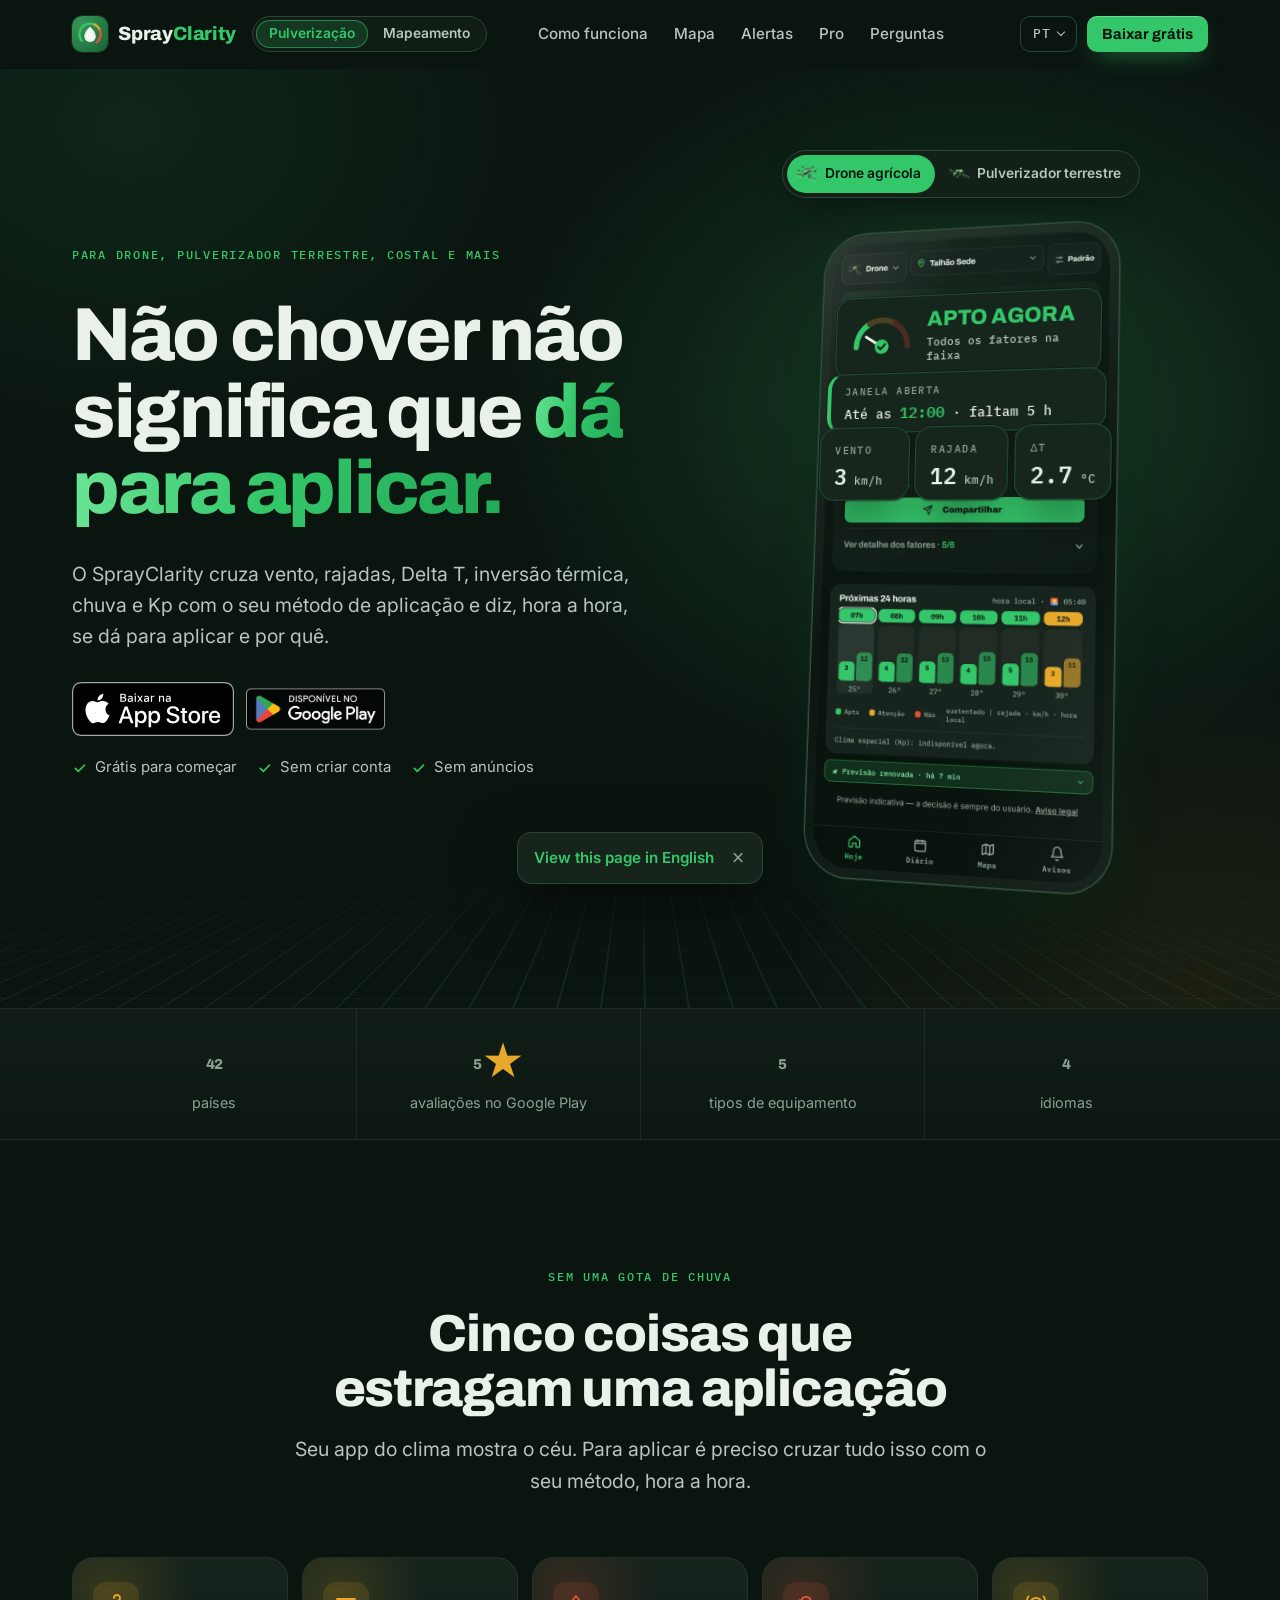
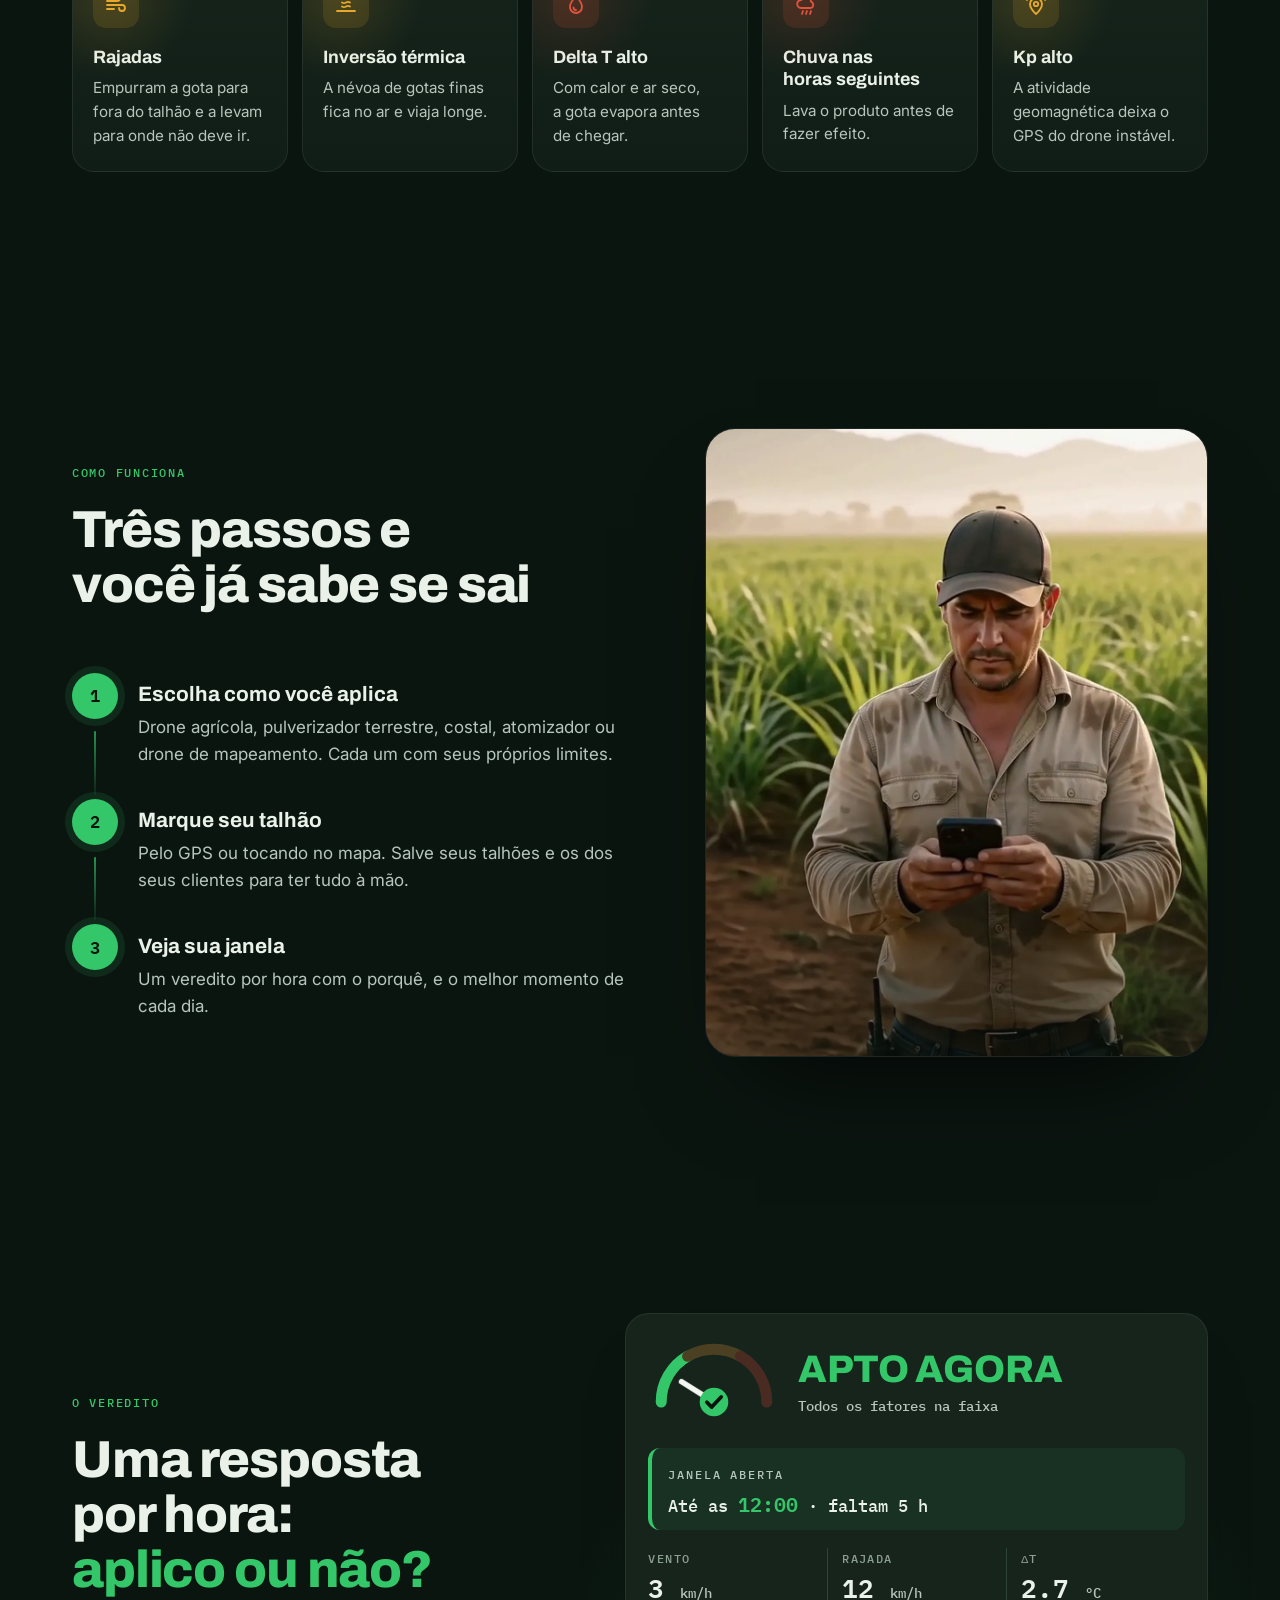
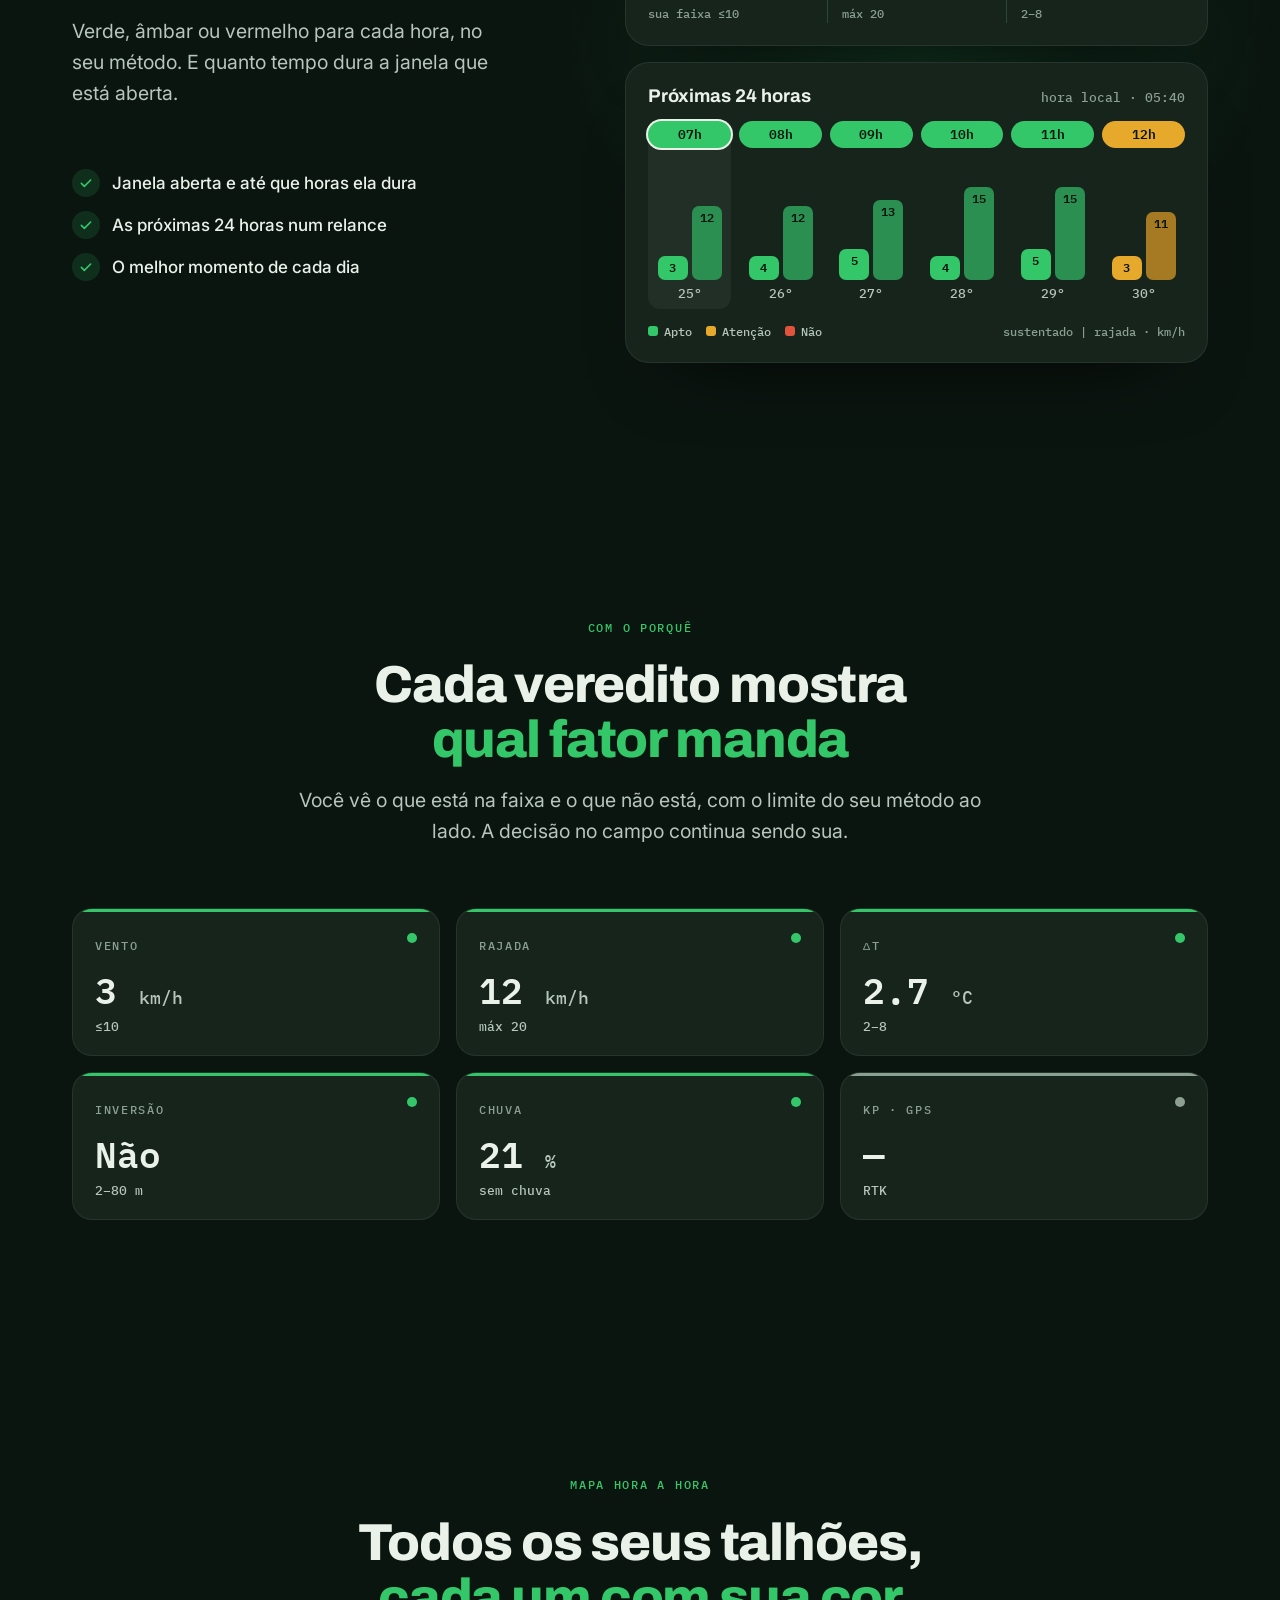
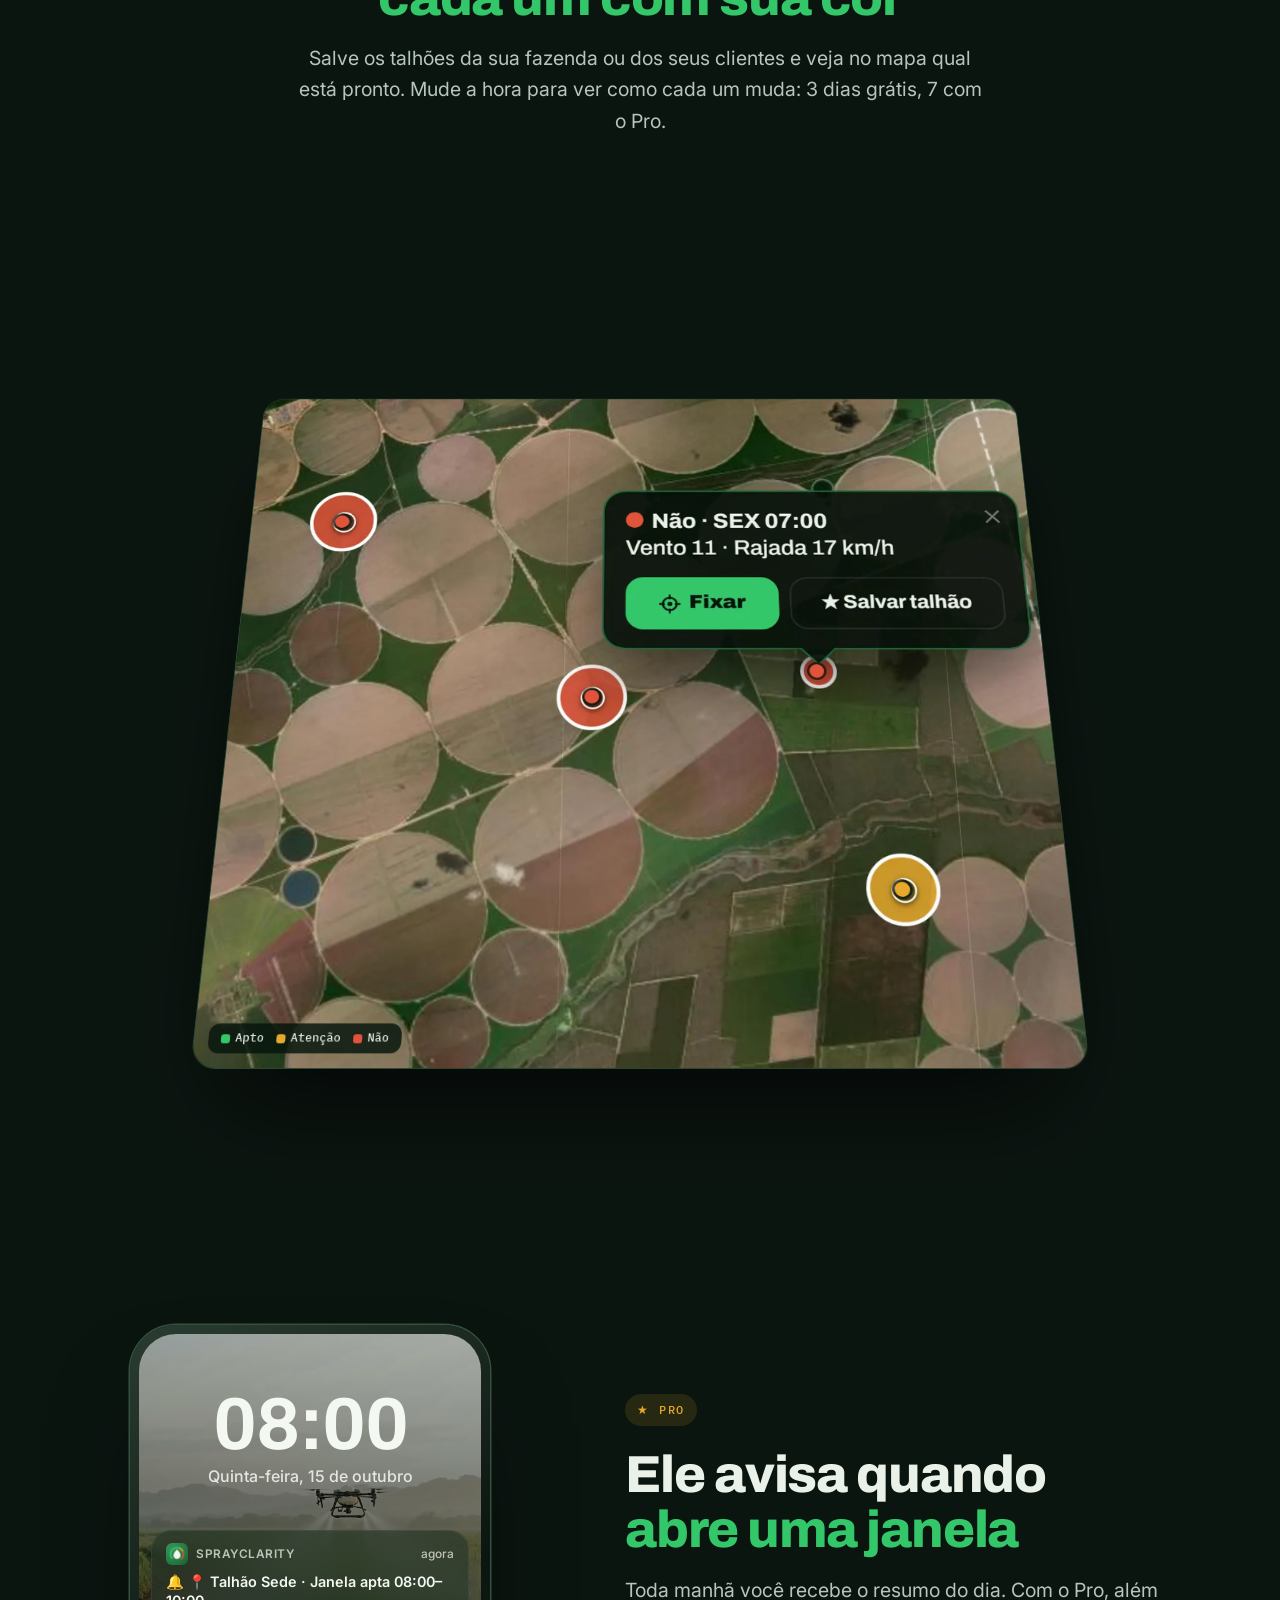
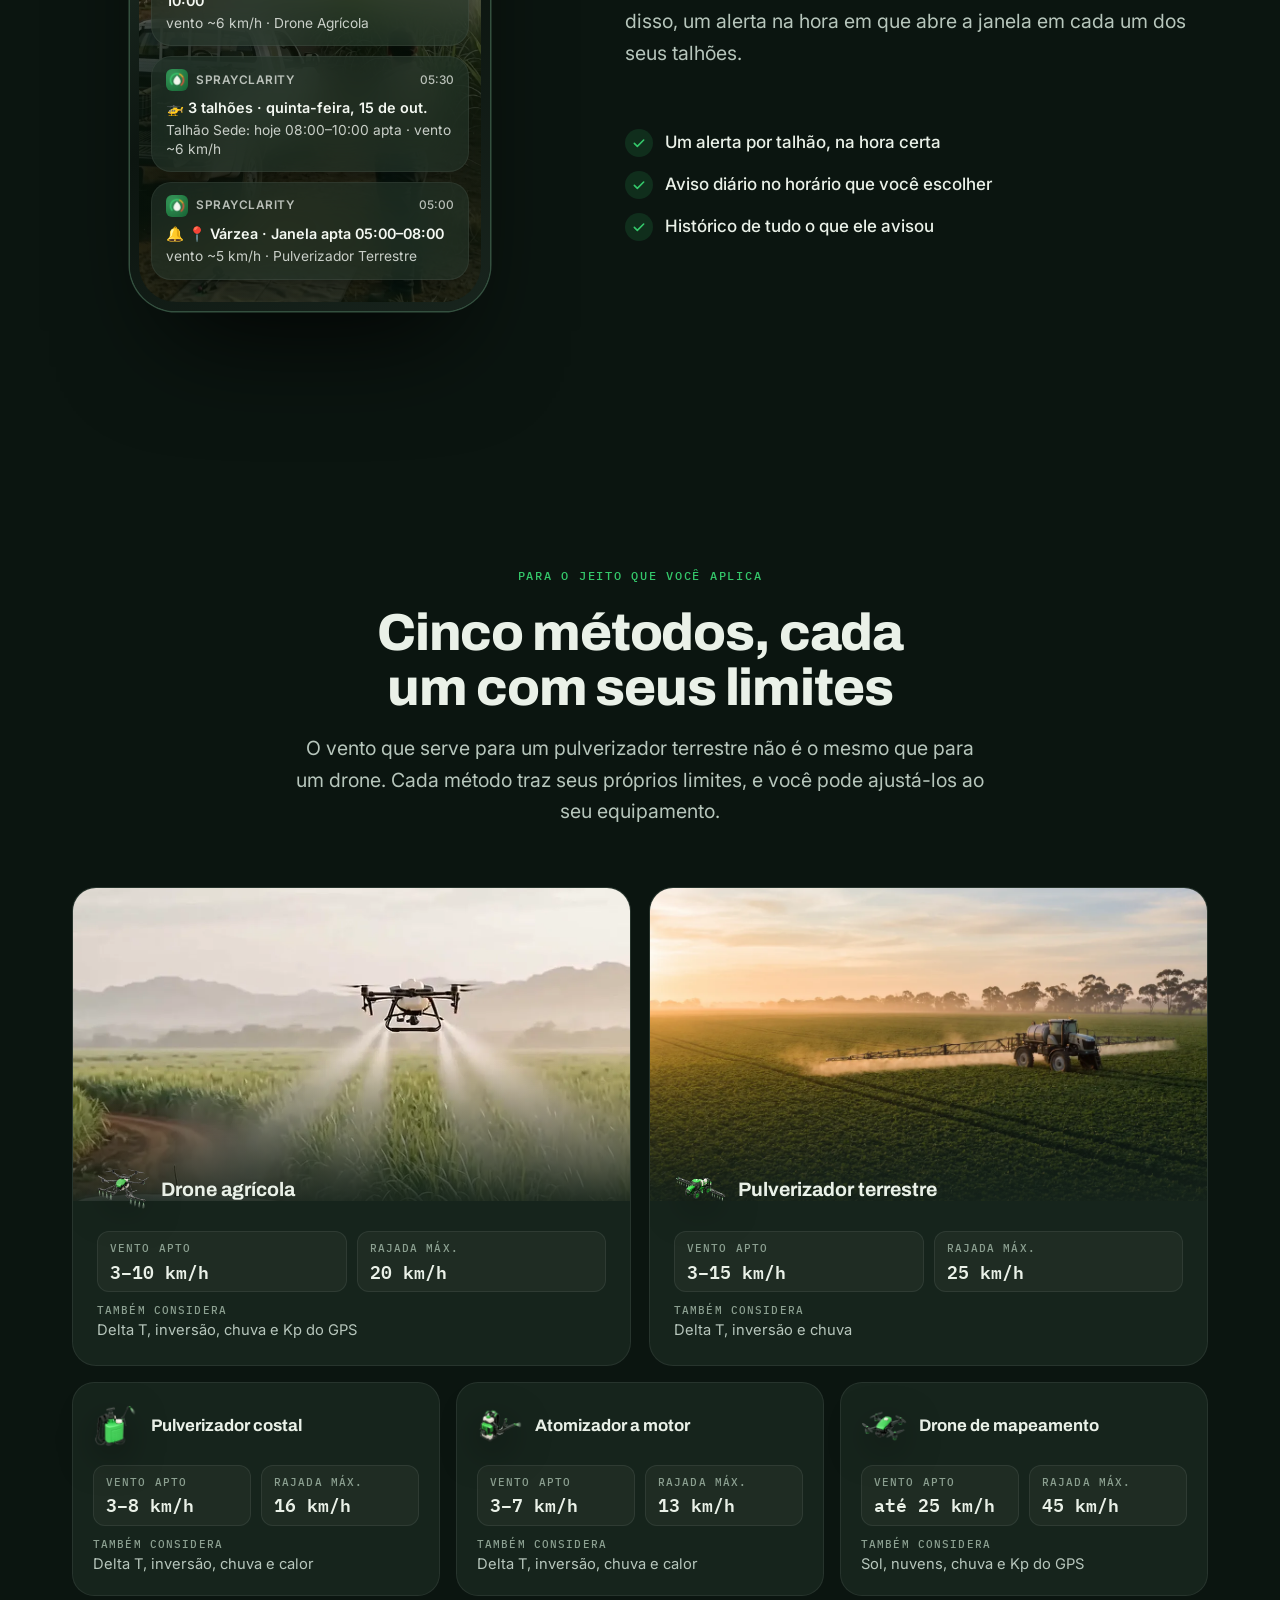
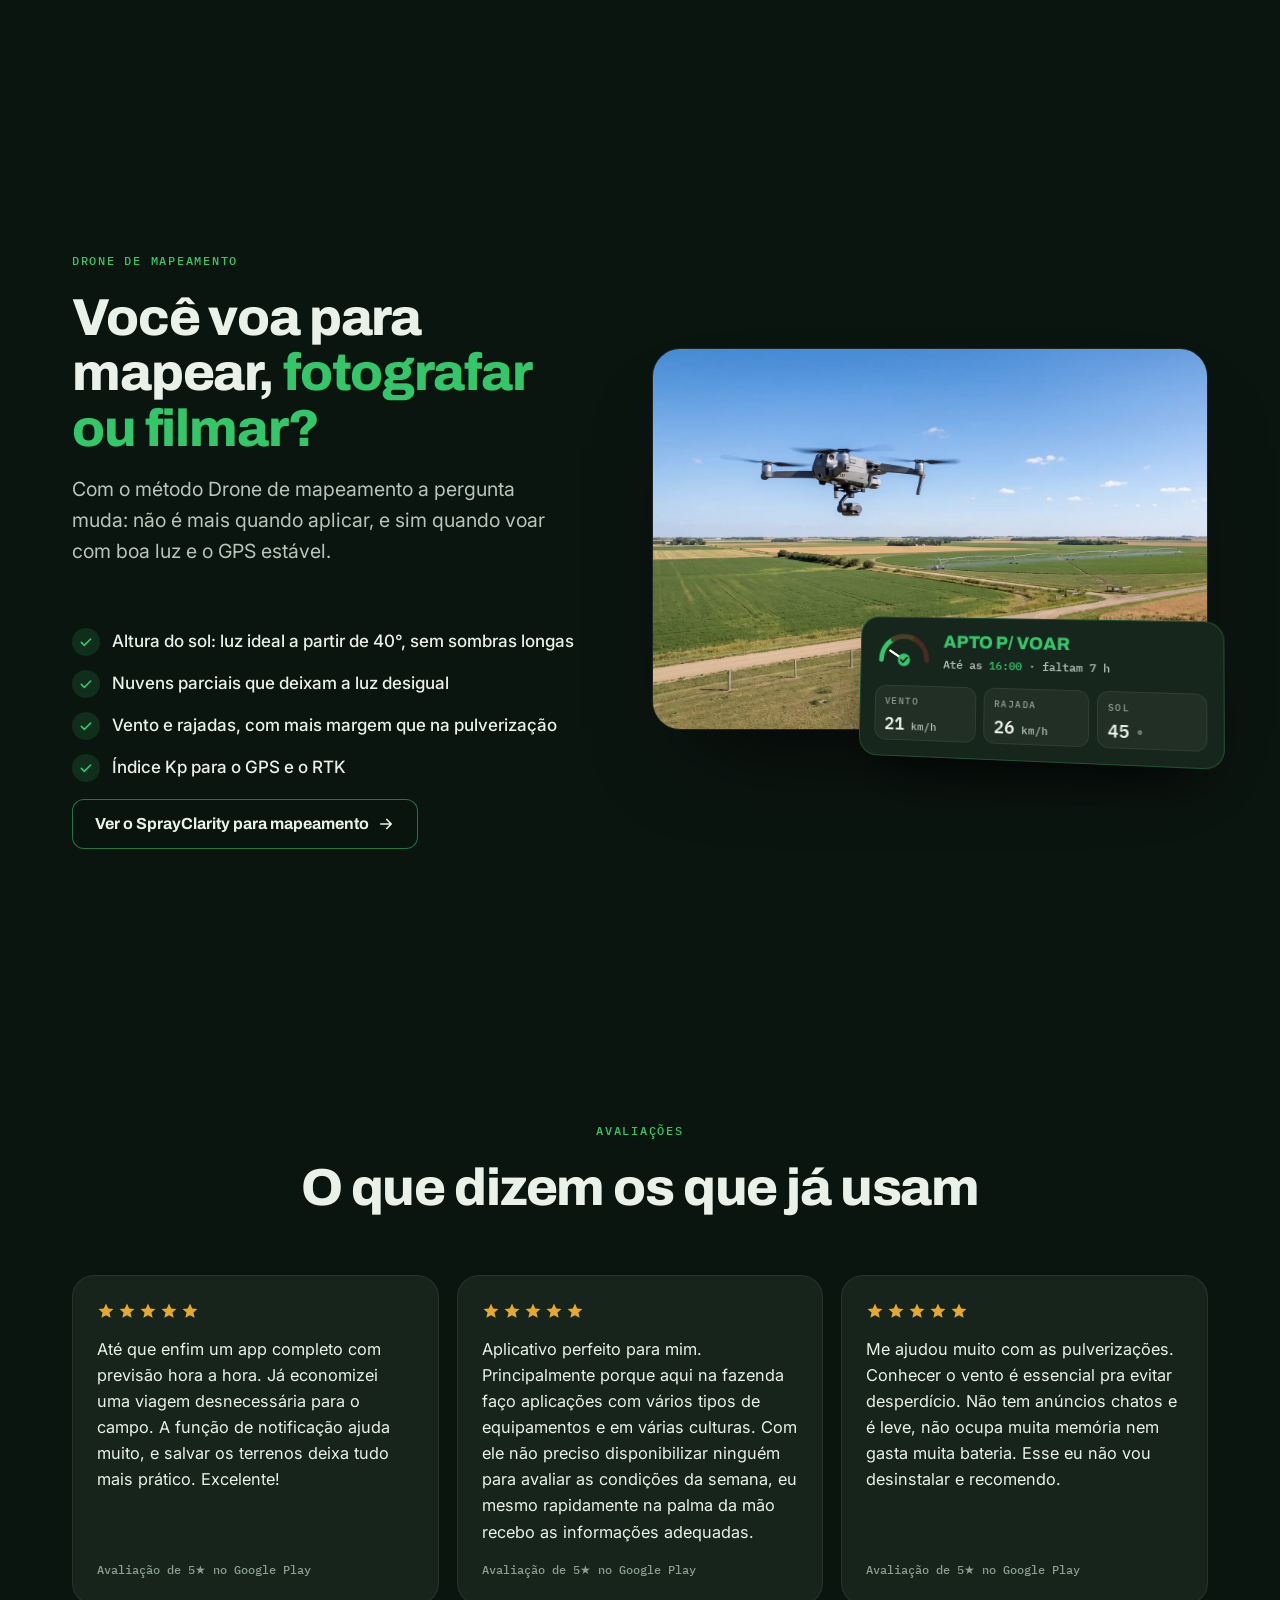
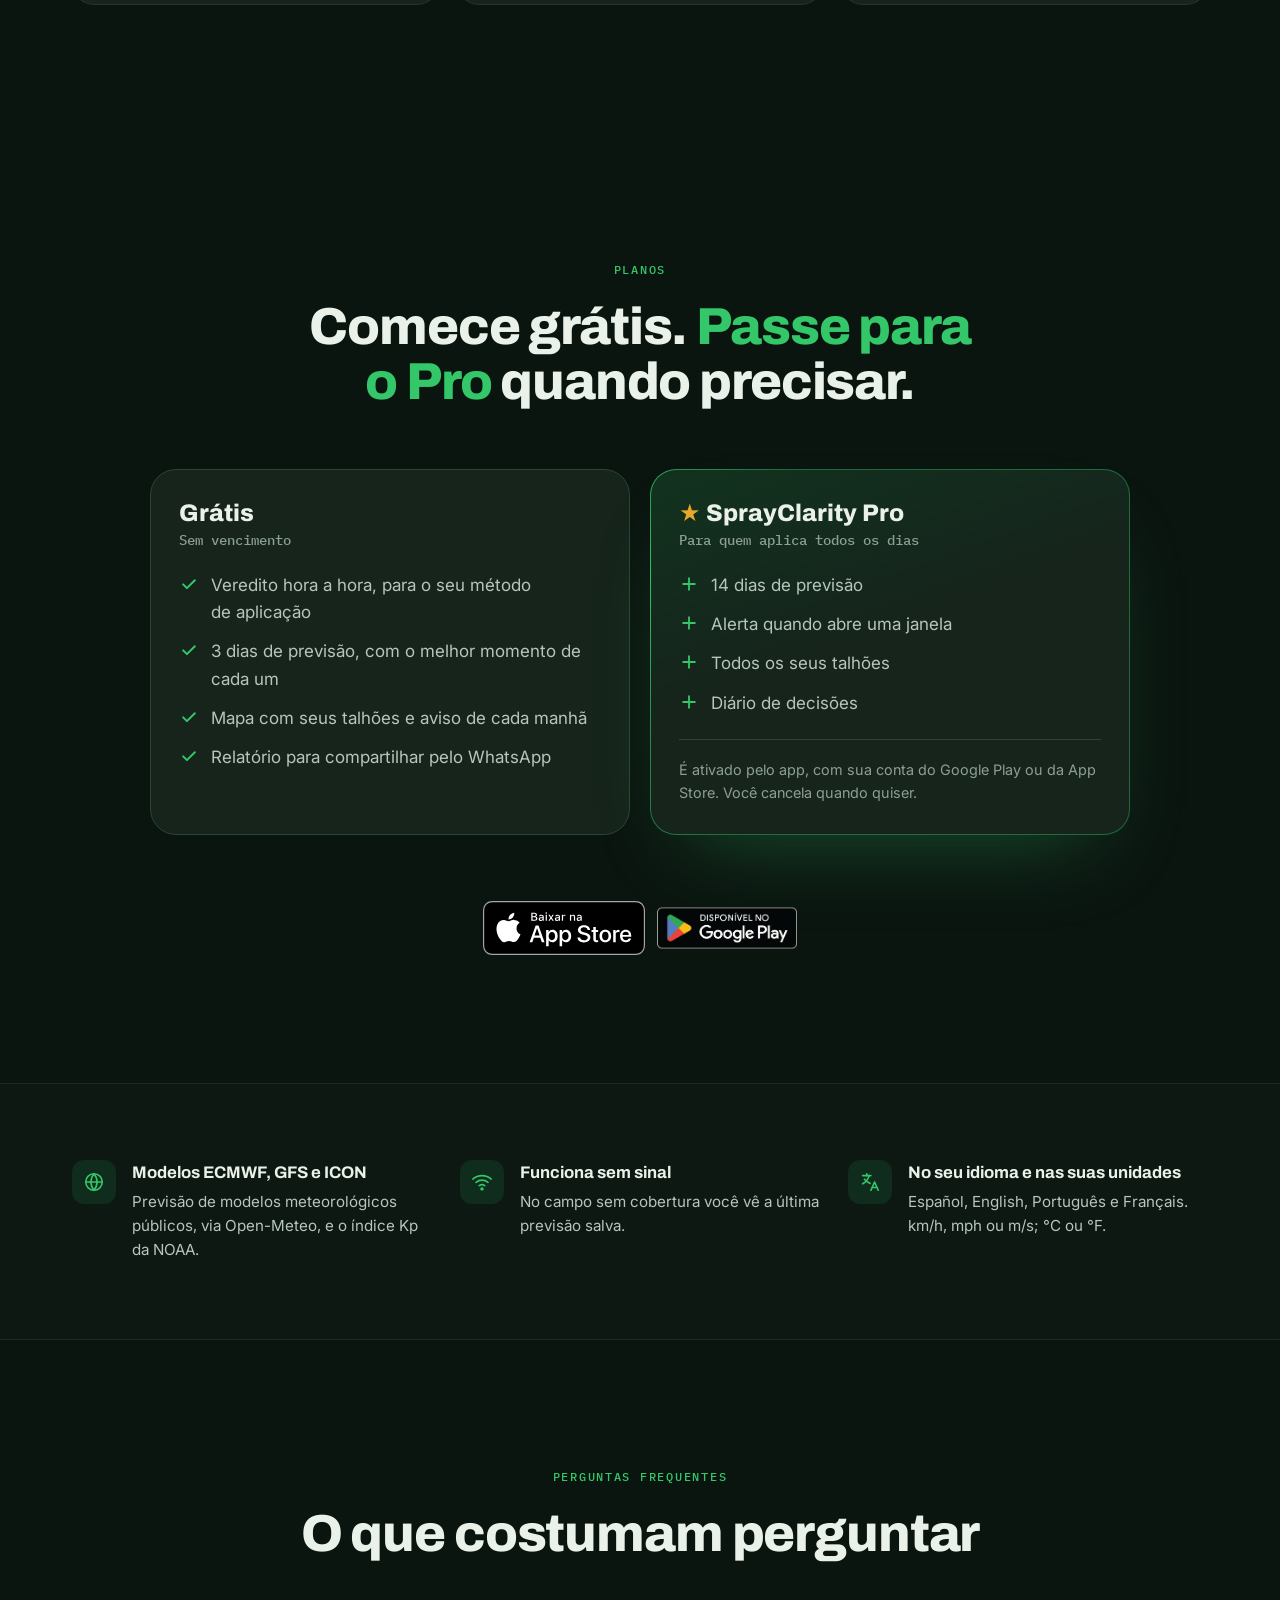
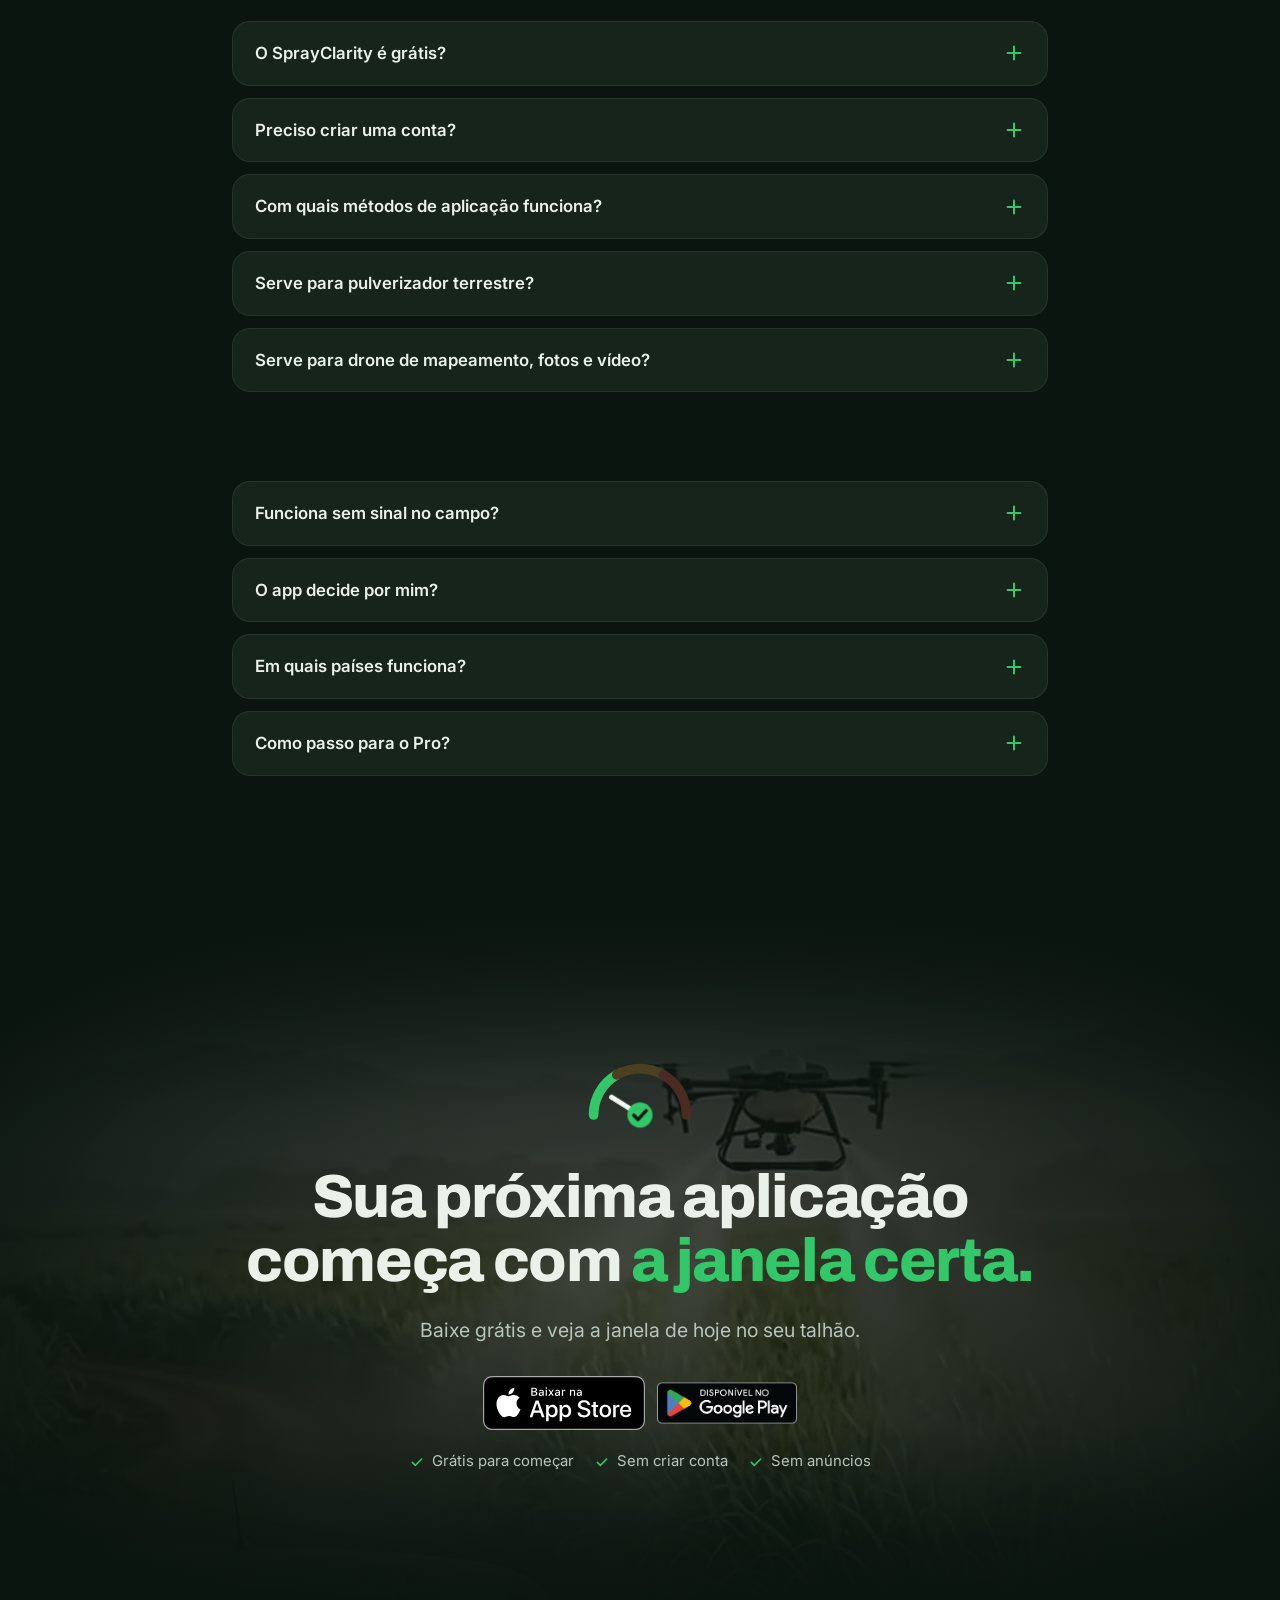
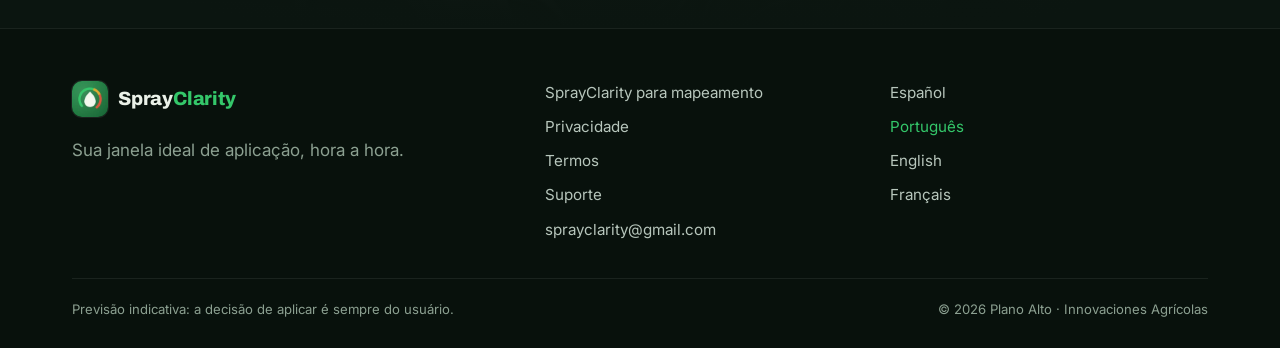
<file: pt/index.html>
<!doctype html>
<html lang="pt-BR">
<head>
<meta charset="utf-8">
<meta name="viewport" content="width=device-width,initial-scale=1,viewport-fit=cover">
<title>SprayClarity · Sua janela ideal de aplicação, hora a hora</title>
<meta name="description" content="Não chover não significa que dá para aplicar. O SprayClarity cruza vento, rajadas, Delta T, inversão térmica, chuva e Kp com o seu método e diz, hora a hora, quando aplicar. Grátis no Android e no iPhone.">
<link rel="canonical" href="https://sprayclarity.com/pt/">
<link rel="alternate" hreflang="es" href="https://sprayclarity.com/"><link rel="alternate" hreflang="pt-BR" href="https://sprayclarity.com/pt/"><link rel="alternate" hreflang="en" href="https://sprayclarity.com/en/"><link rel="alternate" hreflang="fr" href="https://sprayclarity.com/fr/"><link rel="alternate" hreflang="x-default" href="https://sprayclarity.com/">
<meta property="og:type" content="website"><meta property="og:site_name" content="SprayClarity"><meta property="og:locale" content="pt_BR">
<meta property="og:title" content="Não chover não significa que dá para aplicar"><meta property="og:description" content="Um veredito por hora para drone, pulverizador terrestre, costal e mais. Grátis, sem criar conta.">
<meta property="og:url" content="https://sprayclarity.com/pt/"><meta property="og:image" content="https://sprayclarity.com/assets/landing/og-pt.jpg"><meta property="og:image:width" content="1200"><meta property="og:image:height" content="630">
<meta name="twitter:card" content="summary_large_image"><meta name="twitter:title" content="Não chover não significa que dá para aplicar"><meta name="twitter:description" content="Um veredito por hora para drone, pulverizador terrestre, costal e mais. Grátis, sem criar conta."><meta name="twitter:image" content="https://sprayclarity.com/assets/landing/og-pt.jpg">
<meta name="theme-color" content="#0B1510"><meta name="color-scheme" content="dark">
<link rel="icon" type="image/png" sizes="192x192" href="/assets/landing/img/icon-192.png"><link rel="apple-touch-icon" href="/assets/landing/img/icon-180.png">
<link rel="preconnect" href="https://fonts.googleapis.com"><link rel="preconnect" href="https://fonts.gstatic.com" crossorigin>
<link rel="stylesheet" href="https://fonts.googleapis.com/css2?family=Archivo:wght@700;800&family=IBM+Plex+Mono:wght@500;600&family=Inter:wght@400;500;600&display=swap">
<link rel="preload" as="image" href="/assets/landing/img/hoy-pt.webp" type="image/webp">
<link rel="stylesheet" href="/assets/landing/landing.css?v=6">

<script type="application/ld+json">{"@context":"https://schema.org","@type":"SoftwareApplication","name":"SprayClarity","operatingSystem":"Android, iOS","applicationCategory":"UtilitiesApplication","description":"Não chover não significa que dá para aplicar. O SprayClarity cruza vento, rajadas, Delta T, inversão térmica, chuva e Kp com o seu método e diz, hora a hora, quando aplicar. Grátis no Android e no iPhone.","url":"https://sprayclarity.com/pt/","inLanguage":"pt-BR","image":"https://sprayclarity.com/assets/landing/og-pt.jpg","publisher":{"@type":"Organization","name":"Plano Alto"},"downloadUrl":["https://play.google.com/store/apps/details?id=com.planoalto.sprayclarity","https://apps.apple.com/app/id6804949973"]}</script>
<script>window.SC={"lang":"pt","founder":"Preço de fundador até {d}","locale":"pt-BR","sug":{"es":{"url":"/","msg":"Ver esta página en español"},"pt":{"url":"/pt/","msg":"Ver esta página em português"},"en":{"url":"/en/","msg":"View this page in English"},"fr":{"url":"/fr/","msg":"Voir cette page en français"}}};document.documentElement.classList.add('js');setTimeout(function(){if(!window.SCok)document.documentElement.classList.remove('js')},3500);</script>
</head>
<body>
<a class="skip" href="#main">Pular para o conteúdo</a>
<header class="nav" data-nav>
  <div class="wrap navin">
    <a class="brand" href="/pt/" aria-label="SprayClarity"><img src="/assets/landing/img/icon-96.webp" width="36" height="36" alt=""><span>Spray<b>Clarity</b></span></a>
    <nav class="modo m-nav" aria-label="Pulverização ou mapeamento"><a href="/pt/" aria-current="page">Pulverização</a><a href="/pt/mapeamento/">Mapeamento</a></nav>
    <nav class="links"><a href="#como">Como funciona</a><a href="#mapa">Mapa</a><a href="#alertas">Alertas</a><a href="#pro">Pro</a><a href="#preguntas">Perguntas</a></nav>
    <div class="navr">
      <details class="langs"><summary aria-label="Idioma">PT</summary><div class="langs-m"><a href="/" hreflang="es" lang="es">Español</a><a href="/pt/" hreflang="pt-BR" lang="pt-BR" aria-current="page">Português</a><a href="/en/" hreflang="en" lang="en">English</a><a href="/fr/" hreflang="fr" lang="fr">Français</a></div></details>
      <a class="btn sm" href="#descargar" data-cta>Baixar grátis</a>
    </div>
  </div>
</header>
<div class="sug" data-sug hidden><span></span><a href="#"></a><button type="button" aria-label="×">×</button></div>
<main id="main">

<section class="hero">
  <div class="aurora" aria-hidden="true"></div>
  <div class="field" aria-hidden="true"><i></i></div>
  <div class="wrap hero-g">
    <div class="hero-t">
      <nav class="modo m-hero" aria-label="Pulverização ou mapeamento"><a href="/pt/" aria-current="page">Pulverização</a><a href="/pt/mapeamento/">Mapeamento</a></nav>
      <p class="eyebrow" data-anim>Para drone, pulverizador terrestre, costal e mais</p>
      <h1 data-anim style="--i:1">Não chover não significa que <em>dá para aplicar.</em></h1>
      <p class="lead" data-anim style="--i:2">O SprayClarity cruza vento, rajadas, Delta T, inversão térmica, chuva e Kp com o seu método de aplicação e diz, hora a hora, se dá para aplicar e por quê.</p>
      <div data-anim style="--i:3"><div class="badges hero-b"><a href="https://apps.apple.com/app/id6804949973" rel="noopener" data-store="ios"><img src="/assets/landing/img/badges/app-store_pt-br.svg" alt="Baixar na App Store" width="162" height="54"></a><a href="https://play.google.com/store/apps/details?id=com.planoalto.sprayclarity&amp;referrer=utm_source%3Dsitio-pt" rel="noopener" data-store="android"><img src="/assets/landing/img/badges/google-play_pt-br.png" alt="Disponível no Google Play" width="140" height="54"></a></div></div>
      <ul class="micro" data-anim style="--i:4"><li><svg viewBox="0 0 24 24" fill="none" stroke="currentColor" stroke-width="2.4" stroke-linecap="round" stroke-linejoin="round"><path d="M5 12.5l4.5 4.5L19 7.5"/></svg>Grátis para começar</li><li><svg viewBox="0 0 24 24" fill="none" stroke="currentColor" stroke-width="2.4" stroke-linecap="round" stroke-linejoin="round"><path d="M5 12.5l4.5 4.5L19 7.5"/></svg>Sem criar conta</li><li><svg viewBox="0 0 24 24" fill="none" stroke="currentColor" stroke-width="2.4" stroke-linecap="round" stroke-linejoin="round"><path d="M5 12.5l4.5 4.5L19 7.5"/></svg>Sem anúncios</li></ul>
    </div>
    <div class="scene" data-scene>
      <div class="mtabs" role="tablist" aria-label="Método"><button type="button" role="tab" id="tab-dron" aria-controls="rig-dron" aria-selected="true" data-tab="dron"><img src="/assets/landing/img/m-dron.webp" width="22" height="22" alt="">Drone agrícola</button><button type="button" role="tab" id="tab-terrestre" aria-controls="rig-terrestre" aria-selected="false" data-tab="terrestre"><img src="/assets/landing/img/m-terrestre.webp" width="22" height="22" alt="">Pulverizador terrestre</button></div>
      <div class="rigs">
      <div class="rig on play" data-m="dron" id="rig-dron" role="tabpanel" aria-labelledby="tab-dron">
        <figure class="device"><img src="/assets/landing/img/hoy-pt.webp" width="720" height="1564" alt="Tela Hoje do SprayClarity: apto agora, janela aberta até as 12:00" fetchpriority="high"></figure>
        <div class="chip c-verdict"><svg class="gauge mini" viewBox="0 0 120 86" aria-hidden="true"><path class="arc g" d="M12 60A48 48 0 0 1 36 18.4"/><path class="arc a" d="M36 18.4A48 48 0 0 1 84 18.4"/><path class="arc r" d="M84 18.4A48 48 0 0 1 108 60"/><g class="needle"><line x1="60" y1="60" x2="30.5" y2="41.5"/></g><circle class="hub" cx="60" cy="60" r="13"/><path class="tick" d="M53.5 60.2l4.4 4.4 8.6-9.2"/></svg><div><b>APTO AGORA</b><span>Todos os fatores na faixa</span></div></div>
        <div class="chip c-win"><span class="mono">JANELA ABERTA</span><p>Até as <b>12:00</b> · faltam 5 h</p></div>
        <div class="chip c-f c-f1"><span class="mono">VENTO</span><b>3<small> km/h</small></b></div><div class="chip c-f c-f2"><span class="mono">RAJADA</span><b>12<small> km/h</small></b></div><div class="chip c-f c-f3"><span class="mono">ΔT</span><b>2.7<small> °C</small></b></div>
      </div>
      <div class="rig" data-m="terrestre" id="rig-terrestre" role="tabpanel" aria-labelledby="tab-terrestre" aria-hidden="true" style="--oy:3.87%">
        <figure class="device"><img src="/assets/landing/img/hoy-pt-terrestre.webp" width="720" height="1564" alt="Tela Hoje do SprayClarity com pulverizador terrestre: apto agora, janela aberta até as 12:00" fetchpriority="low"></figure>
        <div class="chip c-verdict"><svg class="gauge mini" viewBox="0 0 120 86" aria-hidden="true"><path class="arc g" d="M12 60A48 48 0 0 1 36 18.4"/><path class="arc a" d="M36 18.4A48 48 0 0 1 84 18.4"/><path class="arc r" d="M84 18.4A48 48 0 0 1 108 60"/><g class="needle"><line x1="60" y1="60" x2="30.5" y2="41.5"/></g><circle class="hub" cx="60" cy="60" r="13"/><path class="tick" d="M53.5 60.2l4.4 4.4 8.6-9.2"/></svg><div><b>APTO AGORA</b><span>Todos os fatores na faixa</span></div></div>
        <div class="chip c-win"><span class="mono">JANELA ABERTA</span><p>Até as <b>12:00</b> · faltam 4 h</p></div>
        <div class="chip c-f c-f1"><span class="mono">VENTO</span><b>4<small> km/h</small></b></div><div class="chip c-f c-f2"><span class="mono">RAJADA</span><b>8<small> km/h</small></b></div><div class="chip c-f c-f3"><span class="mono">ΔT</span><b>4.8<small> °C</small></b></div>
      </div>
      </div>
    </div>
  </div>
</section>

<section class="proof">
  <div class="wrap proof-g"><div class="pf" data-anim style="--i:0"><b data-count="42">42</b><span>países</span></div><div class="pf" data-anim style="--i:1"><b data-count="5★">5★</b><span>avaliações no Google Play</span></div><div class="pf" data-anim style="--i:2"><b data-count="5">5</b><span>tipos de equipamento</span></div><div class="pf" data-anim style="--i:3"><b data-count="4">4</b><span>idiomas</span></div></div>
</section>
<section class="sec prob" id="problema">
  <div class="wrap">
    <div class="sh" data-anim><p class="eyebrow">Sem uma gota de chuva</p><h2>Cinco coisas que estragam uma aplicação</h2><p class="lead">Seu app do clima mostra o céu. Para aplicar é preciso cruzar tudo isso com o seu método, hora a hora.</p></div>
    <div class="kgrid"><article class="kc k-rafaga" data-anim style="--i:0" data-tilt><span class="ki"><svg viewBox="0 0 24 24" fill="none" stroke="currentColor" stroke-width="1.8" stroke-linecap="round"><path d="M3 8h10a3 3 0 1 0-3-3"/><path d="M3 12h15a3 3 0 1 1-3 3"/><path d="M3 16h7"/></svg></span><h3>Rajadas</h3><p>Empurram a gota para fora do talhão e a levam para onde não deve ir.</p></article><article class="kc k-inversion" data-anim style="--i:1" data-tilt><span class="ki"><svg viewBox="0 0 24 24" fill="none" stroke="currentColor" stroke-width="1.8" stroke-linecap="round" stroke-linejoin="round"><path d="M3 6h18"/><path d="M3 18h18"/><path d="M8 9.5c1.5 1 2.5 1 4 0s2.5-1 4 0"/><path d="M8 13.5c1.5 1 2.5 1 4 0s2.5-1 4 0"/></svg></span><h3>Inversão térmica</h3><p>A névoa de gotas finas fica no ar e viaja longe.</p></article><article class="kc k-deltat" data-anim style="--i:2" data-tilt><span class="ki"><svg viewBox="0 0 24 24" fill="none" stroke="currentColor" stroke-width="1.8" stroke-linecap="round" stroke-linejoin="round"><path d="M12 3s6 6.5 6 11a6 6 0 0 1-12 0c0-4.5 6-11 6-11z"/><path d="M9.5 14.5a2.5 2.5 0 0 0 2.5 2.5"/></svg></span><h3>Delta T alto</h3><p>Com calor e ar seco, a gota evapora antes de chegar.</p></article><article class="kc k-lluvia" data-anim style="--i:3" data-tilt><span class="ki"><svg viewBox="0 0 24 24" fill="none" stroke="currentColor" stroke-width="1.8" stroke-linecap="round" stroke-linejoin="round"><path d="M7 15a4 4 0 0 1 .4-8A5 5 0 0 1 17 8.6 3.4 3.4 0 0 1 17 15z"/><path d="M9 18l-1 3"/><path d="M13 18l-1 3"/><path d="M17 18l-1 3"/></svg></span><h3>Chuva nas horas seguintes</h3><p>Lava o produto antes de fazer efeito.</p></article><article class="kc k-kp" data-anim style="--i:4" data-tilt><span class="ki"><svg viewBox="0 0 24 24" fill="none" stroke="currentColor" stroke-width="1.8" stroke-linecap="round" stroke-linejoin="round"><path d="M12 21s-6-5.4-6-10a6 6 0 0 1 12 0c0 4.6-6 10-6 10z"/><circle cx="12" cy="11" r="2.2"/><path d="M19.5 3.5a5 5 0 0 1 1.5 3.5"/><path d="M4.5 3.5A5 5 0 0 0 3 7"/></svg></span><h3>Kp alto</h3><p>A atividade geomagnética deixa o GPS do drone instável.</p></article></div>
  </div>
</section>
<section class="sec como" id="como">
  <div class="wrap como-g">
    <div class="como-t">
      <div class="sh left" data-anim><p class="eyebrow">Como funciona</p><h2>Três passos e você já sabe se sai</h2></div>
      <ol class="steps"><li data-anim style="--i:0"><span class="sn">1</span><div><h3>Escolha como você aplica</h3><p>Drone agrícola, pulverizador terrestre, costal, atomizador ou drone de mapeamento. Cada um com seus próprios limites.</p></div></li><li data-anim style="--i:1"><span class="sn">2</span><div><h3>Marque seu talhão</h3><p>Pelo GPS ou tocando no mapa. Salve seus talhões e os dos seus clientes para ter tudo à mão.</p></div></li><li data-anim style="--i:2"><span class="sn">3</span><div><h3>Veja sua janela</h3><p>Um veredito por hora com o porquê, e o melhor momento de cada dia.</p></div></li></ol>
    </div>
    <figure class="photo" data-anim data-parallax><img src="/assets/landing/img/fono.webp" width="1080" height="1890" alt="" loading="lazy"></figure>
  </div>
</section>

<section class="sec ver" id="veredicto">
  <div class="wrap ver-g">
    <div class="ver-t">
      <div class="sh left" data-anim><p class="eyebrow">O veredito</p><h2>Uma resposta por hora: <em>aplico ou não?</em></h2><p class="lead">Verde, âmbar ou vermelho para cada hora, no seu método. E quanto tempo dura a janela que está aberta.</p></div>
      <ul class="ticks" data-anim style="--i:1"><li><svg viewBox="0 0 24 24" fill="none" stroke="currentColor" stroke-width="2.4" stroke-linecap="round" stroke-linejoin="round"><path d="M5 12.5l4.5 4.5L19 7.5"/></svg>Janela aberta e até que horas ela dura</li><li><svg viewBox="0 0 24 24" fill="none" stroke="currentColor" stroke-width="2.4" stroke-linecap="round" stroke-linejoin="round"><path d="M5 12.5l4.5 4.5L19 7.5"/></svg>As próximas 24 horas num relance</li><li><svg viewBox="0 0 24 24" fill="none" stroke="currentColor" stroke-width="2.4" stroke-linecap="round" stroke-linejoin="round"><path d="M5 12.5l4.5 4.5L19 7.5"/></svg>O melhor momento de cada dia</li></ul>
    </div>
    <div class="ver-v"><div class="vcard" data-anim><div class="vtop"><svg class="gauge big" viewBox="0 0 120 86" aria-hidden="true"><path class="arc g" d="M12 60A48 48 0 0 1 36 18.4"/><path class="arc a" d="M36 18.4A48 48 0 0 1 84 18.4"/><path class="arc r" d="M84 18.4A48 48 0 0 1 108 60"/><g class="needle"><line x1="60" y1="60" x2="30.5" y2="41.5"/></g><circle class="hub" cx="60" cy="60" r="13"/><path class="tick" d="M53.5 60.2l4.4 4.4 8.6-9.2"/></svg><div><b class="vbig">APTO AGORA</b><span class="vall">Todos os fatores na faixa</span></div></div><div class="vwin"><span class="mono">JANELA ABERTA</span><p>Até as <b>12:00</b> · faltam 5 h</p></div><div class="vf"><div><span class="mono">VENTO</span><b>3 <small>km/h</small></b><span class="rg">sua faixa ≤10</span></div><div><span class="mono">RAJADA</span><b>12 <small>km/h</small></b><span class="rg">máx 20</span></div><div><span class="mono">ΔT</span><b>2.7 <small>°C</small></b><span class="rg">2–8</span></div></div></div><div class="strip" data-anim><div class="strip-h"><b>Próximas 24 horas</b><span>hora local · 05:40</span></div><div class="strip-cols"><div class="col g now" style="--i:0"><span class="hr">07h</span><div class="bars"><i class="sus" style="--h:0.150"><em>3</em></i><i class="gus" style="--h:0.600"><em>12</em></i></div><span class="tmp">25°</span></div><div class="col g" style="--i:1"><span class="hr">08h</span><div class="bars"><i class="sus" style="--h:0.200"><em>4</em></i><i class="gus" style="--h:0.600"><em>12</em></i></div><span class="tmp">26°</span></div><div class="col g" style="--i:2"><span class="hr">09h</span><div class="bars"><i class="sus" style="--h:0.250"><em>5</em></i><i class="gus" style="--h:0.650"><em>13</em></i></div><span class="tmp">27°</span></div><div class="col g" style="--i:3"><span class="hr">10h</span><div class="bars"><i class="sus" style="--h:0.200"><em>4</em></i><i class="gus" style="--h:0.750"><em>15</em></i></div><span class="tmp">28°</span></div><div class="col g" style="--i:4"><span class="hr">11h</span><div class="bars"><i class="sus" style="--h:0.250"><em>5</em></i><i class="gus" style="--h:0.750"><em>15</em></i></div><span class="tmp">29°</span></div><div class="col a" style="--i:5"><span class="hr">12h</span><div class="bars"><i class="sus" style="--h:0.150"><em>3</em></i><i class="gus" style="--h:0.550"><em>11</em></i></div><span class="tmp">30°</span></div></div><div class="strip-leg"><span class="lg g">Apto</span><span class="lg a">Atenção</span><span class="lg r">Não</span><span class="note">sustentado | rajada · km/h</span></div></div></div>
  </div>
</section>

<section class="sec porque" id="porque">
  <div class="wrap">
    <div class="sh" data-anim><p class="eyebrow">Com o porquê</p><h2>Cada veredito mostra <em>qual fator manda</em></h2><p class="lead">Você vê o que está na faixa e o que não está, com o limite do seu método ao lado. A decisão no campo continua sendo sua.</p></div>
    <div class="fgrid"><div class="fc g" data-anim style="--i:0" data-tilt><span class="fk mono">VENTO</span><i class="dot"></i><b class="fv">3 <small>km/h</small></b><span class="fr">≤10</span></div><div class="fc g" data-anim style="--i:1" data-tilt><span class="fk mono">RAJADA</span><i class="dot"></i><b class="fv">12 <small>km/h</small></b><span class="fr">máx 20</span></div><div class="fc g" data-anim style="--i:2" data-tilt><span class="fk mono">ΔT</span><i class="dot"></i><b class="fv">2.7 <small>°C</small></b><span class="fr">2–8</span></div><div class="fc g" data-anim style="--i:3" data-tilt><span class="fk mono">INVERSÃO</span><i class="dot"></i><b class="fv">Não</b><span class="fr">2–80 m</span></div><div class="fc g" data-anim style="--i:4" data-tilt><span class="fk mono">CHUVA</span><i class="dot"></i><b class="fv">21 <small>%</small></b><span class="fr">sem chuva</span></div><div class="fc x" data-anim style="--i:5" data-tilt><span class="fk mono">KP · GPS</span><i class="dot"></i><b class="fv">—</b><span class="fr">RTK</span></div></div>
  </div>
</section>

<section class="sec mapa" id="mapa">
  <div class="wrap">
    <div class="sh" data-anim><p class="eyebrow">Mapa hora a hora</p><h2>Todos os seus talhões, <em>cada um com sua cor</em></h2><p class="lead">Salve os talhões da sua fazenda ou dos seus clientes e veja no mapa qual está pronto. Mude a hora para ver como cada um muda: 3 dias grátis, 7 com o Pro.</p></div>
    <div class="mapstage" data-tiltscroll>
      <figure class="mapwrap" data-anim><img src="/assets/landing/img/mapa-pt.webp" width="1200" height="1046" alt="Mapa de satélite do SprayClarity com talhões em verde, âmbar e vermelho" loading="lazy"><span class="pin r" style="left:11.67%;top:21.13%;--i:0"></span><span class="pin r" style="left:44.09%;top:48.96%;--i:1"></span><span class="pin r" style="left:71.89%;top:45.04%;--i:2"></span><span class="pin a" style="left:80.53%;top:76.70%;--i:3"></span>
        <figcaption class="maplegend"><span class="lg g">Apto</span><span class="lg a">Atenção</span><span class="lg r">Não</span></figcaption></figure>
    </div>
  </div>
</section>

<section class="sec alertas" id="alertas">
  <div class="wrap al-g">
    <div class="al-v"><div class="lockphone" data-anim><div class="lk"><div class="lk-clock">08:00</div><div class="lk-date">Quinta-feira, 15 de outubro</div><div class="lk-list"><div class="ntf" style="--i:2"><div class="nh"><img src="/assets/landing/img/icon-96.webp" width="24" height="24" alt=""><span>SprayClarity</span><time>agora</time></div><b>🔔 📍 Talhão Sede · Janela apta 08:00–10:00</b><p>vento ~6 km/h · Drone Agrícola</p></div><div class="ntf" style="--i:1"><div class="nh"><img src="/assets/landing/img/icon-96.webp" width="24" height="24" alt=""><span>SprayClarity</span><time>05:30</time></div><b>🚁 3 talhões · quinta-feira, 15 de out.</b><p>Talhão Sede: hoje 08:00–10:00 apta · vento ~6 km/h</p></div><div class="ntf" style="--i:0"><div class="nh"><img src="/assets/landing/img/icon-96.webp" width="24" height="24" alt=""><span>SprayClarity</span><time>05:00</time></div><b>🔔 📍 Várzea · Janela apta 05:00–08:00</b><p>vento ~5 km/h · Pulverizador Terrestre</p></div></div></div></div></div>
    <div class="al-t">
      <div class="sh left" data-anim><p class="eyebrow pro-eye">★ Pro</p><h2>Ele avisa quando <em>abre uma janela</em></h2><p class="lead">Toda manhã você recebe o resumo do dia. Com o Pro, além disso, um alerta na hora em que abre a janela em cada um dos seus talhões.</p></div>
      <ul class="ticks" data-anim style="--i:1"><li><svg viewBox="0 0 24 24" fill="none" stroke="currentColor" stroke-width="2.4" stroke-linecap="round" stroke-linejoin="round"><path d="M5 12.5l4.5 4.5L19 7.5"/></svg>Um alerta por talhão, na hora certa</li><li><svg viewBox="0 0 24 24" fill="none" stroke="currentColor" stroke-width="2.4" stroke-linecap="round" stroke-linejoin="round"><path d="M5 12.5l4.5 4.5L19 7.5"/></svg>Aviso diário no horário que você escolher</li><li><svg viewBox="0 0 24 24" fill="none" stroke="currentColor" stroke-width="2.4" stroke-linecap="round" stroke-linejoin="round"><path d="M5 12.5l4.5 4.5L19 7.5"/></svg>Histórico de tudo o que ele avisou</li></ul>
    </div>
  </div>
</section>

<section class="sec metodos" id="metodos">
  <div class="wrap">
    <div class="sh" data-anim><p class="eyebrow">Para o jeito que você aplica</p><h2>Cinco métodos, cada um com seus limites</h2><p class="lead">O vento que serve para um pulverizador terrestre não é o mesmo que para um drone. Cada método traz seus próprios limites, e você pode ajustá-los ao seu equipamento.</p></div>
    <div class="mfeat"><article class="mf" data-anim style="--i:0">
      <figure class="mf-img"><img src="/assets/landing/img/metodo-dron.webp" width="1080" height="608" alt="Drone agrícola pulverizando um canavial" loading="lazy"></figure>
      <div class="mf-b"><div class="mf-h"><img src="/assets/landing/img/m-dron.webp" width="52" height="52" alt=""><h3>Drone agrícola</h3></div><dl class="lims"><div><dt>Vento apto</dt><dd>3–10 km/h</dd></div><div><dt>Rajada máx.</dt><dd>20 km/h</dd></div></dl><p class="also"><span>Também considera</span>Delta T, inversão, chuva e Kp do GPS</p></div></article><article class="mf" data-anim style="--i:1">
      <figure class="mf-img"><img src="/assets/landing/img/metodo-terrestre.webp" width="1200" height="670" alt="Pulverizador autopropelido aplicando sobre soja ao amanhecer" loading="lazy"></figure>
      <div class="mf-b"><div class="mf-h"><img src="/assets/landing/img/m-terrestre.webp" width="52" height="52" alt=""><h3>Pulverizador terrestre</h3></div><dl class="lims"><div><dt>Vento apto</dt><dd>3–15 km/h</dd></div><div><dt>Rajada máx.</dt><dd>25 km/h</dd></div></dl><p class="also"><span>Também considera</span>Delta T, inversão e chuva</p></div></article></div>
    <div class="mgrid3"><article class="mc" data-anim style="--i:2" data-tilt><div class="mf-h"><img src="/assets/landing/img/m-mochila.webp" width="52" height="52" alt="" loading="lazy"><h3>Pulverizador costal</h3></div><dl class="lims"><div><dt>Vento apto</dt><dd>3–8 km/h</dd></div><div><dt>Rajada máx.</dt><dd>16 km/h</dd></div></dl><p class="also"><span>Também considera</span>Delta T, inversão, chuva e calor</p></article><article class="mc" data-anim style="--i:3" data-tilt><div class="mf-h"><img src="/assets/landing/img/m-motor.webp" width="52" height="52" alt="" loading="lazy"><h3>Atomizador a motor</h3></div><dl class="lims"><div><dt>Vento apto</dt><dd>3–7 km/h</dd></div><div><dt>Rajada máx.</dt><dd>13 km/h</dd></div></dl><p class="also"><span>Também considera</span>Delta T, inversão, chuva e calor</p></article><article class="mc" data-anim style="--i:4" data-tilt><div class="mf-h"><img src="/assets/landing/img/m-mapeo.webp" width="52" height="52" alt="" loading="lazy"><h3>Drone de mapeamento</h3></div><dl class="lims"><div><dt>Vento apto</dt><dd>até 25 km/h</dd></div><div><dt>Rajada máx.</dt><dd>45 km/h</dd></div></dl><p class="also"><span>Também considera</span>Sol, nuvens, chuva e Kp do GPS</p></article></div>
  </div>
</section>

<section class="sec vuelo" id="vuelo">
  <div class="wrap vuelo-g">
    <div class="vuelo-t">
      <div class="sh left" data-anim><p class="eyebrow">Drone de mapeamento</p><h2>Você voa para mapear, <em>fotografar ou filmar?</em></h2><p class="lead">Com o método Drone de mapeamento a pergunta muda: não é mais quando aplicar, e sim quando voar com boa luz e o GPS estável.</p></div>
      <ul class="ticks" data-anim style="--i:1"><li><svg viewBox="0 0 24 24" fill="none" stroke="currentColor" stroke-width="2.4" stroke-linecap="round" stroke-linejoin="round"><path d="M5 12.5l4.5 4.5L19 7.5"/></svg>Altura do sol: luz ideal a partir de 40°, sem sombras longas</li><li><svg viewBox="0 0 24 24" fill="none" stroke="currentColor" stroke-width="2.4" stroke-linecap="round" stroke-linejoin="round"><path d="M5 12.5l4.5 4.5L19 7.5"/></svg>Nuvens parciais que deixam a luz desigual</li><li><svg viewBox="0 0 24 24" fill="none" stroke="currentColor" stroke-width="2.4" stroke-linecap="round" stroke-linejoin="round"><path d="M5 12.5l4.5 4.5L19 7.5"/></svg>Vento e rajadas, com mais margem que na pulverização</li><li><svg viewBox="0 0 24 24" fill="none" stroke="currentColor" stroke-width="2.4" stroke-linecap="round" stroke-linejoin="round"><path d="M5 12.5l4.5 4.5L19 7.5"/></svg>Índice Kp para o GPS e o RTK</li></ul>
      <p data-anim style="--i:2"><a class="btn ghost" href="/pt/mapeamento/">Ver o SprayClarity para mapeamento<svg viewBox="0 0 24 24" fill="none" stroke="currentColor" stroke-width="2.2" stroke-linecap="round" stroke-linejoin="round"><path d="M5 12h14M13 6l6 6-6 6"/></svg></a></p>
    </div>
    <figure class="vuelo-v" data-anim style="--i:1">
      <div class="vuelo-foto"><img src="/assets/landing/img/mapeo-ancho.webp" width="1800" height="1004" alt="Drone de mapeamento voando sobre talhões agrícolas" loading="lazy"></div>
      <figcaption class="vuelo-card"><svg class="gauge mini" viewBox="0 0 120 86" aria-hidden="true"><path class="arc g" d="M12 60A48 48 0 0 1 36 18.4"/><path class="arc a" d="M36 18.4A48 48 0 0 1 84 18.4"/><path class="arc r" d="M84 18.4A48 48 0 0 1 108 60"/><g class="needle"><line x1="60" y1="60" x2="30.5" y2="41.5"/></g><circle class="hub" cx="60" cy="60" r="13"/><path class="tick" d="M53.5 60.2l4.4 4.4 8.6-9.2"/></svg><div class="vc-t"><b>APTO P/ VOAR</b><span>Até as <b>16:00</b> · faltam 7 h</span></div>
        <div class="vc-f"><div><span class="mono">VENTO</span><b>21<small> km/h</small></b></div><div><span class="mono">RAJADA</span><b>26<small> km/h</small></b></div><div><span class="mono">SOL</span><b>45<small> °</small></b></div></div></figcaption>
    </figure>
  </div>
</section>

<section class="sec opiniones" id="opiniones">
  <div class="wrap">
    <div class="sh" data-anim><p class="eyebrow">Avaliações</p><h2>O que dizem os que já usam</h2></div>
    <div class="rgrid"><figure class="rv" data-anim style="--i:0"><div class="stars" aria-label="5/5"><svg viewBox="0 0 24 24"><path d="M12 2l2.9 6.6 7.1.7-5.4 4.8 1.6 7L12 17.5 5.8 21.1l1.6-7L2 9.3l7.1-.7z"/></svg><svg viewBox="0 0 24 24"><path d="M12 2l2.9 6.6 7.1.7-5.4 4.8 1.6 7L12 17.5 5.8 21.1l1.6-7L2 9.3l7.1-.7z"/></svg><svg viewBox="0 0 24 24"><path d="M12 2l2.9 6.6 7.1.7-5.4 4.8 1.6 7L12 17.5 5.8 21.1l1.6-7L2 9.3l7.1-.7z"/></svg><svg viewBox="0 0 24 24"><path d="M12 2l2.9 6.6 7.1.7-5.4 4.8 1.6 7L12 17.5 5.8 21.1l1.6-7L2 9.3l7.1-.7z"/></svg><svg viewBox="0 0 24 24"><path d="M12 2l2.9 6.6 7.1.7-5.4 4.8 1.6 7L12 17.5 5.8 21.1l1.6-7L2 9.3l7.1-.7z"/></svg></div><blockquote>Até que enfim um app completo com previsão hora a hora. Já economizei uma viagem desnecessária para o campo. A função de notificação ajuda muito, e salvar os terrenos deixa tudo mais prático. Excelente!</blockquote><figcaption>Avaliação de 5★ no Google Play</figcaption></figure><figure class="rv" data-anim style="--i:1"><div class="stars" aria-label="5/5"><svg viewBox="0 0 24 24"><path d="M12 2l2.9 6.6 7.1.7-5.4 4.8 1.6 7L12 17.5 5.8 21.1l1.6-7L2 9.3l7.1-.7z"/></svg><svg viewBox="0 0 24 24"><path d="M12 2l2.9 6.6 7.1.7-5.4 4.8 1.6 7L12 17.5 5.8 21.1l1.6-7L2 9.3l7.1-.7z"/></svg><svg viewBox="0 0 24 24"><path d="M12 2l2.9 6.6 7.1.7-5.4 4.8 1.6 7L12 17.5 5.8 21.1l1.6-7L2 9.3l7.1-.7z"/></svg><svg viewBox="0 0 24 24"><path d="M12 2l2.9 6.6 7.1.7-5.4 4.8 1.6 7L12 17.5 5.8 21.1l1.6-7L2 9.3l7.1-.7z"/></svg><svg viewBox="0 0 24 24"><path d="M12 2l2.9 6.6 7.1.7-5.4 4.8 1.6 7L12 17.5 5.8 21.1l1.6-7L2 9.3l7.1-.7z"/></svg></div><blockquote>Aplicativo perfeito para mim. Principalmente porque aqui na fazenda faço aplicações com vários tipos de equipamentos e em várias culturas. Com ele não preciso disponibilizar ninguém para avaliar as condições da semana, eu mesmo rapidamente na palma da mão recebo as informações adequadas.</blockquote><figcaption>Avaliação de 5★ no Google Play</figcaption></figure><figure class="rv" data-anim style="--i:2"><div class="stars" aria-label="5/5"><svg viewBox="0 0 24 24"><path d="M12 2l2.9 6.6 7.1.7-5.4 4.8 1.6 7L12 17.5 5.8 21.1l1.6-7L2 9.3l7.1-.7z"/></svg><svg viewBox="0 0 24 24"><path d="M12 2l2.9 6.6 7.1.7-5.4 4.8 1.6 7L12 17.5 5.8 21.1l1.6-7L2 9.3l7.1-.7z"/></svg><svg viewBox="0 0 24 24"><path d="M12 2l2.9 6.6 7.1.7-5.4 4.8 1.6 7L12 17.5 5.8 21.1l1.6-7L2 9.3l7.1-.7z"/></svg><svg viewBox="0 0 24 24"><path d="M12 2l2.9 6.6 7.1.7-5.4 4.8 1.6 7L12 17.5 5.8 21.1l1.6-7L2 9.3l7.1-.7z"/></svg><svg viewBox="0 0 24 24"><path d="M12 2l2.9 6.6 7.1.7-5.4 4.8 1.6 7L12 17.5 5.8 21.1l1.6-7L2 9.3l7.1-.7z"/></svg></div><blockquote>Me ajudou muito com as pulverizações. Conhecer o vento é essencial pra evitar desperdício. Não tem anúncios chatos e é leve, não ocupa muita memória nem gasta muita bateria. Esse eu não vou desinstalar e recomendo.</blockquote><figcaption>Avaliação de 5★ no Google Play</figcaption></figure></div>
  </div>
</section>

<section class="sec planes" id="pro">
  <div class="wrap">
    <div class="sh" data-anim><p class="eyebrow">Planos</p><h2>Comece grátis. <em>Passe para o Pro</em> quando precisar.</h2></div>
    <div class="pgrid">
      <article class="plan" data-anim><h3>Grátis</h3><p class="ps">Sem vencimento</p><ul><li><svg viewBox="0 0 24 24" fill="none" stroke="currentColor" stroke-width="2.4" stroke-linecap="round" stroke-linejoin="round"><path d="M5 12.5l4.5 4.5L19 7.5"/></svg>Veredito hora a hora, para o seu método de aplicação</li><li><svg viewBox="0 0 24 24" fill="none" stroke="currentColor" stroke-width="2.4" stroke-linecap="round" stroke-linejoin="round"><path d="M5 12.5l4.5 4.5L19 7.5"/></svg>3 dias de previsão, com o melhor momento de cada um</li><li><svg viewBox="0 0 24 24" fill="none" stroke="currentColor" stroke-width="2.4" stroke-linecap="round" stroke-linejoin="round"><path d="M5 12.5l4.5 4.5L19 7.5"/></svg>Mapa com seus talhões e aviso de cada manhã</li><li><svg viewBox="0 0 24 24" fill="none" stroke="currentColor" stroke-width="2.4" stroke-linecap="round" stroke-linejoin="round"><path d="M5 12.5l4.5 4.5L19 7.5"/></svg>Relatório para compartilhar pelo WhatsApp</li></ul></article>
      <article class="plan pro" data-anim style="--i:1"><h3><span class="star">★</span> SprayClarity Pro</h3><p class="ps">Para quem aplica todos os dias</p><ul><li><svg viewBox="0 0 24 24" fill="none" stroke="currentColor" stroke-width="2.2" stroke-linecap="round"><path d="M12 5v14M5 12h14"/></svg>14 dias de previsão</li><li><svg viewBox="0 0 24 24" fill="none" stroke="currentColor" stroke-width="2.2" stroke-linecap="round"><path d="M12 5v14M5 12h14"/></svg>Alerta quando abre uma janela</li><li><svg viewBox="0 0 24 24" fill="none" stroke="currentColor" stroke-width="2.2" stroke-linecap="round"><path d="M12 5v14M5 12h14"/></svg>Todos os seus talhões</li><li><svg viewBox="0 0 24 24" fill="none" stroke="currentColor" stroke-width="2.2" stroke-linecap="round"><path d="M12 5v14M5 12h14"/></svg>Diário de decisões</li></ul><p class="how">É ativado pelo app, com sua conta do Google Play ou da App Store. Você cancela quando quiser.</p><p class="founder" data-founder hidden></p></article>
    </div>
    <div class="pcta" data-anim><div class="badges "><a href="https://apps.apple.com/app/id6804949973" rel="noopener" data-store="ios"><img src="/assets/landing/img/badges/app-store_pt-br.svg" alt="Baixar na App Store" width="162" height="54"></a><a href="https://play.google.com/store/apps/details?id=com.planoalto.sprayclarity&amp;referrer=utm_source%3Dsitio-pt" rel="noopener" data-store="android"><img src="/assets/landing/img/badges/google-play_pt-br.png" alt="Disponível no Google Play" width="140" height="54"></a></div></div>
  </div>
</section>
<section class="sec datos">
  <div class="wrap dgrid"><div class="dc" data-anim style="--i:0"><span class="di"><svg viewBox="0 0 24 24" fill="none" stroke="currentColor" stroke-width="1.8" stroke-linecap="round" stroke-linejoin="round"><circle cx="12" cy="12" r="9"/><path d="M3 12h18"/><path d="M12 3a14 14 0 0 1 0 18"/><path d="M12 3a14 14 0 0 0 0 18"/></svg></span><div><h3>Modelos ECMWF, GFS e ICON</h3><p>Previsão de modelos meteorológicos públicos, via Open-Meteo, e o índice Kp da NOAA.</p></div></div><div class="dc" data-anim style="--i:1"><span class="di"><svg viewBox="0 0 24 24" fill="none" stroke="currentColor" stroke-width="1.8" stroke-linecap="round" stroke-linejoin="round"><path d="M2 8.8a15 15 0 0 1 20 0"/><path d="M5.5 12.4a10 10 0 0 1 13 0"/><path d="M9 16a5 5 0 0 1 6 0"/><circle cx="12" cy="19.5" r="1"/></svg></span><div><h3>Funciona sem sinal</h3><p>No campo sem cobertura você vê a última previsão salva.</p></div></div><div class="dc" data-anim style="--i:2"><span class="di"><svg viewBox="0 0 24 24" fill="none" stroke="currentColor" stroke-width="1.8" stroke-linecap="round" stroke-linejoin="round"><path d="M4 5h9"/><path d="M8.5 3v2"/><path d="M11 5c-1 4-3.5 7-7 9"/><path d="M6 9c1.5 2 3.5 3.5 6 4.5"/><path d="M13 21l4-9 4 9"/><path d="M14.5 18h5"/></svg></span><div><h3>No seu idioma e nas suas unidades</h3><p>Español, English, Português e Français. km/h, mph ou m/s; °C ou °F.</p></div></div></div>
</section>
<section class="sec faq" id="preguntas">
  <div class="wrap faq-w">
    <div class="sh" data-anim><p class="eyebrow">Perguntas frequentes</p><h2>O que costumam perguntar</h2></div>
    <div class="qs"><details class="q" name="faq" data-anim style="--i:0"><summary><span>O SprayClarity é grátis?</span><svg viewBox="0 0 24 24" fill="none" stroke="currentColor" stroke-width="2.2" stroke-linecap="round"><path d="M12 5v14M5 12h14"/></svg></summary><div class="qa"><p>Sim. O veredito por hora, 3 dias de previsão, o mapa com seus talhões, o aviso de cada manhã e o relatório pelo WhatsApp são grátis e não vencem. O Pro acrescenta 14 dias de previsão, os alertas de janela, todos os seus talhões e o diário.</p></div></details><details class="q" name="faq" data-anim style="--i:1"><summary><span>Preciso criar uma conta?</span><svg viewBox="0 0 24 24" fill="none" stroke="currentColor" stroke-width="2.2" stroke-linecap="round"><path d="M12 5v14M5 12h14"/></svg></summary><div class="qa"><p>Não. Você abre o app, escolhe seu método e seu talhão, e já vê sua janela.</p></div></details><details class="q" name="faq" data-anim style="--i:2"><summary><span>Com quais métodos de aplicação funciona?</span><svg viewBox="0 0 24 24" fill="none" stroke="currentColor" stroke-width="2.2" stroke-linecap="round"><path d="M12 5v14M5 12h14"/></svg></summary><div class="qa"><p>Drone agrícola, pulverizador terrestre, pulverizador costal, atomizador a motor e drone de mapeamento. Cada um traz seus próprios limites e você pode ajustá-los ao seu equipamento e ao seu produto.</p></div></details><details class="q" name="faq" data-anim style="--i:3"><summary><span>Serve para pulverizador terrestre?</span><svg viewBox="0 0 24 24" fill="none" stroke="currentColor" stroke-width="2.2" stroke-linecap="round"><path d="M12 5v14M5 12h14"/></svg></summary><div class="qa"><p>Sim. Com «Pulverizador terrestre» o veredito usa seus próprios limites: vento de 3 a 15 km/h e rajadas de até 25 km/h, além de Delta T, inversão térmica e chuva. Você pode ajustá-los à sua barra e ao seu produto.</p></div></details><details class="q" name="faq" data-anim style="--i:0"><summary><span>Serve para drone de mapeamento, fotos e vídeo?</span><svg viewBox="0 0 24 24" fill="none" stroke="currentColor" stroke-width="2.2" stroke-linecap="round"><path d="M12 5v14M5 12h14"/></svg></summary><div class="qa"><p>Sim. Com «Drone de mapeamento» o app considera o que importa para voar com câmera: vento e rajadas, a altura do sol, as nuvens parciais que deixam a luz desigual, a chuva e o índice Kp do GPS.</p></div></details><details class="q" name="faq" data-anim style="--i:1"><summary><span>De onde vêm os dados?</span><svg viewBox="0 0 24 24" fill="none" stroke="currentColor" stroke-width="2.2" stroke-linecap="round"><path d="M12 5v14M5 12h14"/></svg></summary><div class="qa"><p>De modelos meteorológicos públicos (ECMWF, GFS e ICON) via Open-Meteo, mais o índice geomagnético Kp da NOAA, que afeta o GPS do drone.</p></div></details><details class="q" name="faq" data-anim style="--i:2"><summary><span>Funciona sem sinal no campo?</span><svg viewBox="0 0 24 24" fill="none" stroke="currentColor" stroke-width="2.2" stroke-linecap="round"><path d="M12 5v14M5 12h14"/></svg></summary><div class="qa"><p>Sim. Sem conexão, o app mostra a última previsão salva e avisa que você está sem sinal.</p></div></details><details class="q" name="faq" data-anim style="--i:3"><summary><span>O app decide por mim?</span><svg viewBox="0 0 24 24" fill="none" stroke="currentColor" stroke-width="2.2" stroke-linecap="round"><path d="M12 5v14M5 12h14"/></svg></summary><div class="qa"><p>Não. A previsão é indicativa e a decisão de aplicar é sempre sua. O SprayClarity mostra cada fator para você decidir com mais informação.</p></div></details><details class="q" name="faq" data-anim style="--i:0"><summary><span>Em quais países funciona?</span><svg viewBox="0 0 24 24" fill="none" stroke="currentColor" stroke-width="2.2" stroke-linecap="round"><path d="M12 5v14M5 12h14"/></svg></summary><div class="qa"><p>Em qualquer lugar com previsão. Já é usado em 42 países, em espanhol, inglês, português e francês, com unidades métricas ou imperiais.</p></div></details><details class="q" name="faq" data-anim style="--i:1"><summary><span>Como passo para o Pro?</span><svg viewBox="0 0 24 24" fill="none" stroke="currentColor" stroke-width="2.2" stroke-linecap="round"><path d="M12 5v14M5 12h14"/></svg></summary><div class="qa"><p>Pelo app, no cartão do plano. O pagamento é feito com sua conta do Google Play ou da App Store e você cancela quando quiser pela loja.</p></div></details></div>
  </div>
</section>
<section class="final" id="descargar">
  <div class="final-bg" aria-hidden="true"><img src="/assets/landing/img/dron.webp" width="1080" height="1890" alt="" loading="lazy"></div>
  <div class="wrap final-in">
    <div data-anim><svg class="gauge end" viewBox="0 0 120 86" aria-hidden="true"><path class="arc g" d="M12 60A48 48 0 0 1 36 18.4"/><path class="arc a" d="M36 18.4A48 48 0 0 1 84 18.4"/><path class="arc r" d="M84 18.4A48 48 0 0 1 108 60"/><g class="needle"><line x1="60" y1="60" x2="30.5" y2="41.5"/></g><circle class="hub" cx="60" cy="60" r="13"/><path class="tick" d="M53.5 60.2l4.4 4.4 8.6-9.2"/></svg></div>
    <h2 data-anim style="--i:1">Sua próxima aplicação começa com <em>a janela certa.</em></h2>
    <p class="lead" data-anim style="--i:2">Baixe grátis e veja a janela de hoje no seu talhão.</p>
    <div data-anim style="--i:3"><div class="badges center"><a href="https://apps.apple.com/app/id6804949973" rel="noopener" data-store="ios"><img src="/assets/landing/img/badges/app-store_pt-br.svg" alt="Baixar na App Store" width="162" height="54"></a><a href="https://play.google.com/store/apps/details?id=com.planoalto.sprayclarity&amp;referrer=utm_source%3Dsitio-pt" rel="noopener" data-store="android"><img src="/assets/landing/img/badges/google-play_pt-br.png" alt="Disponível no Google Play" width="140" height="54"></a></div></div>
    <ul class="micro center" data-anim style="--i:4"><li><svg viewBox="0 0 24 24" fill="none" stroke="currentColor" stroke-width="2.4" stroke-linecap="round" stroke-linejoin="round"><path d="M5 12.5l4.5 4.5L19 7.5"/></svg>Grátis para começar</li><li><svg viewBox="0 0 24 24" fill="none" stroke="currentColor" stroke-width="2.4" stroke-linecap="round" stroke-linejoin="round"><path d="M5 12.5l4.5 4.5L19 7.5"/></svg>Sem criar conta</li><li><svg viewBox="0 0 24 24" fill="none" stroke="currentColor" stroke-width="2.4" stroke-linecap="round" stroke-linejoin="round"><path d="M5 12.5l4.5 4.5L19 7.5"/></svg>Sem anúncios</li></ul>
  </div>
</section>
</main>

<footer class="foot">
  <div class="wrap foot-g">
    <div class="fb"><a class="brand" href="/pt/"><img src="/assets/landing/img/icon-96.webp" width="32" height="32" alt=""><span>Spray<b>Clarity</b></span></a><p>Sua janela ideal de aplicação, hora a hora.</p></div>
    <nav class="fl"><a href="/pt/mapeamento/">SprayClarity para mapeamento</a><a href="/privacidad/#pt">Privacidade</a><a href="/terminos/">Termos</a><a href="/soporte/">Suporte</a><a href="mailto:sprayclarity@gmail.com">sprayclarity@gmail.com</a></nav>
    <nav class="fl" aria-label="Idioma"><a href="/" hreflang="es" lang="es">Español</a><a href="/pt/" hreflang="pt-BR" lang="pt-BR" aria-current="page">Português</a><a href="/en/" hreflang="en" lang="en">English</a><a href="/fr/" hreflang="fr" lang="fr">Français</a></nav>
  </div>
  <div class="wrap"><div class="fine"><p>Previsão indicativa: a decisão de aplicar é sempre do usuário.</p><p>© 2026 Plano Alto · Innovaciones Agrícolas</p></div></div>
</footer>
<script src="/assets/landing/landing.js?v=6" defer></script>
</body>
</html>
</file>
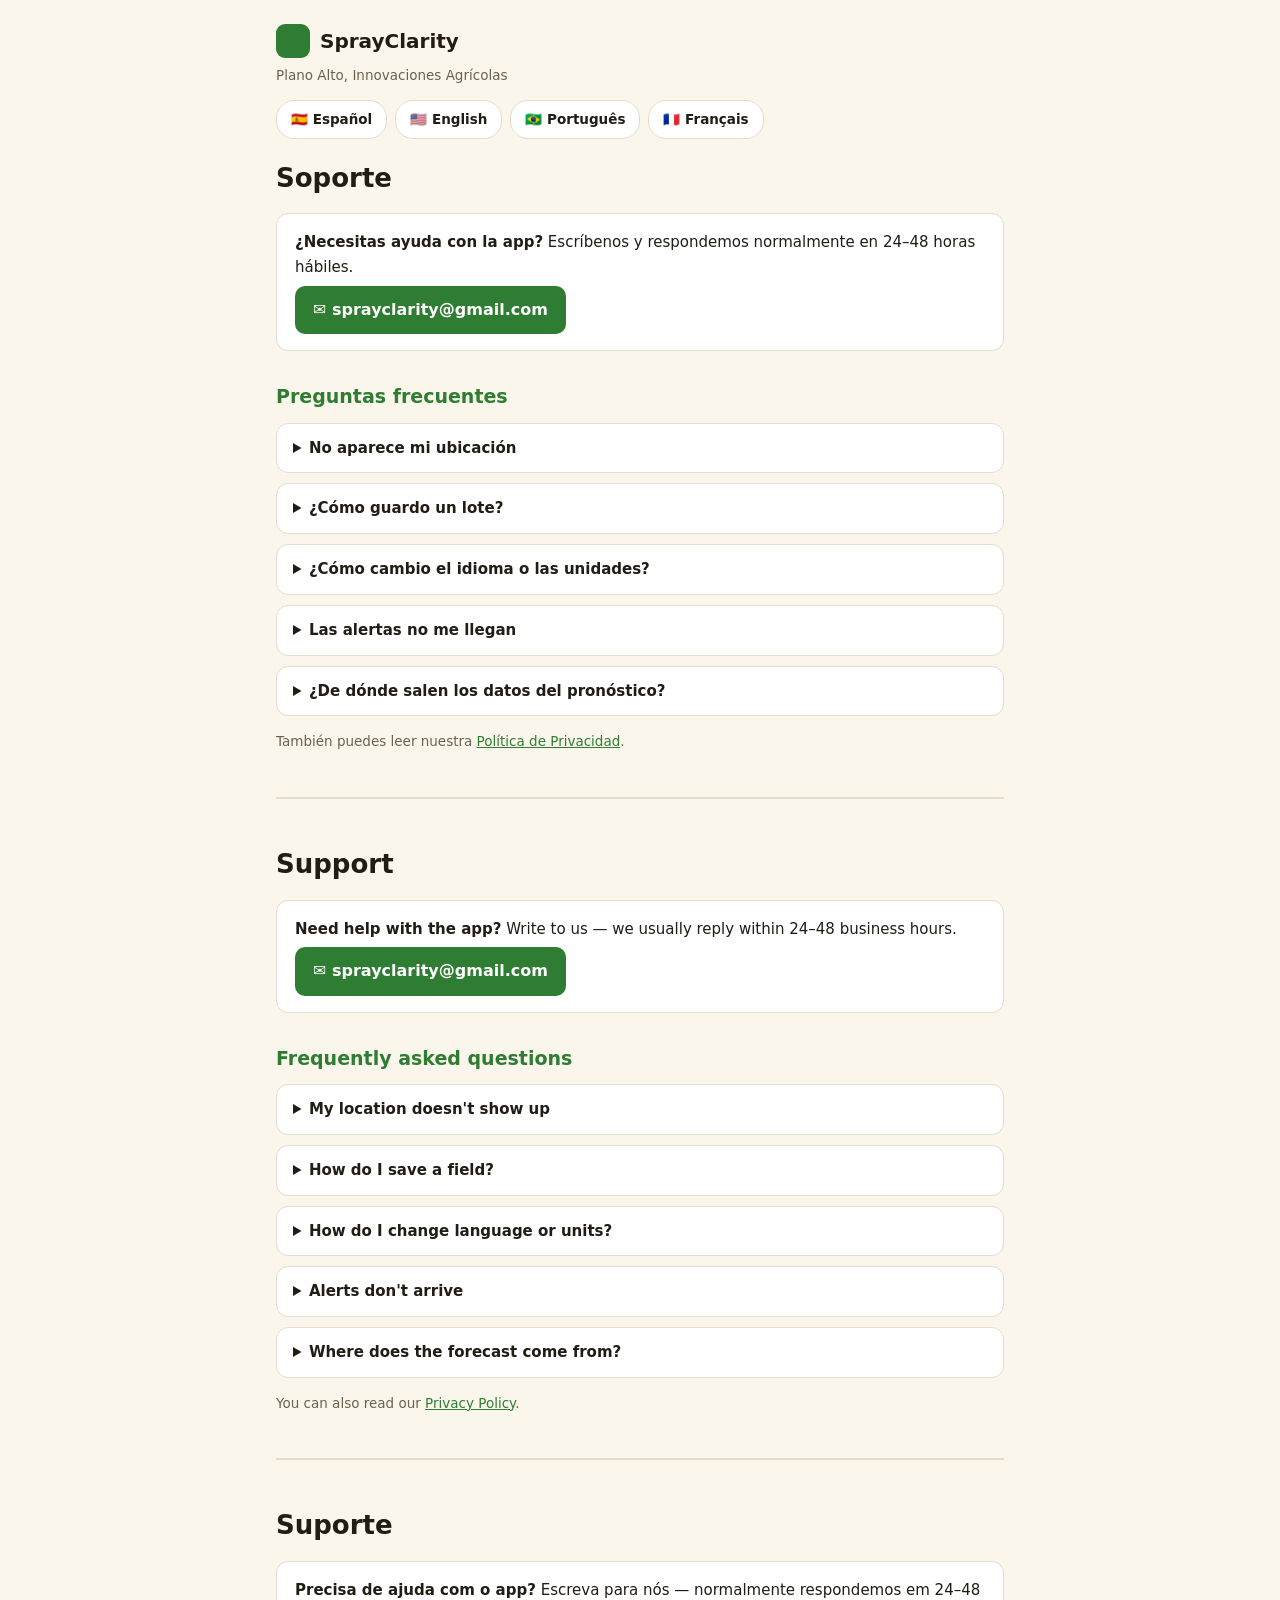
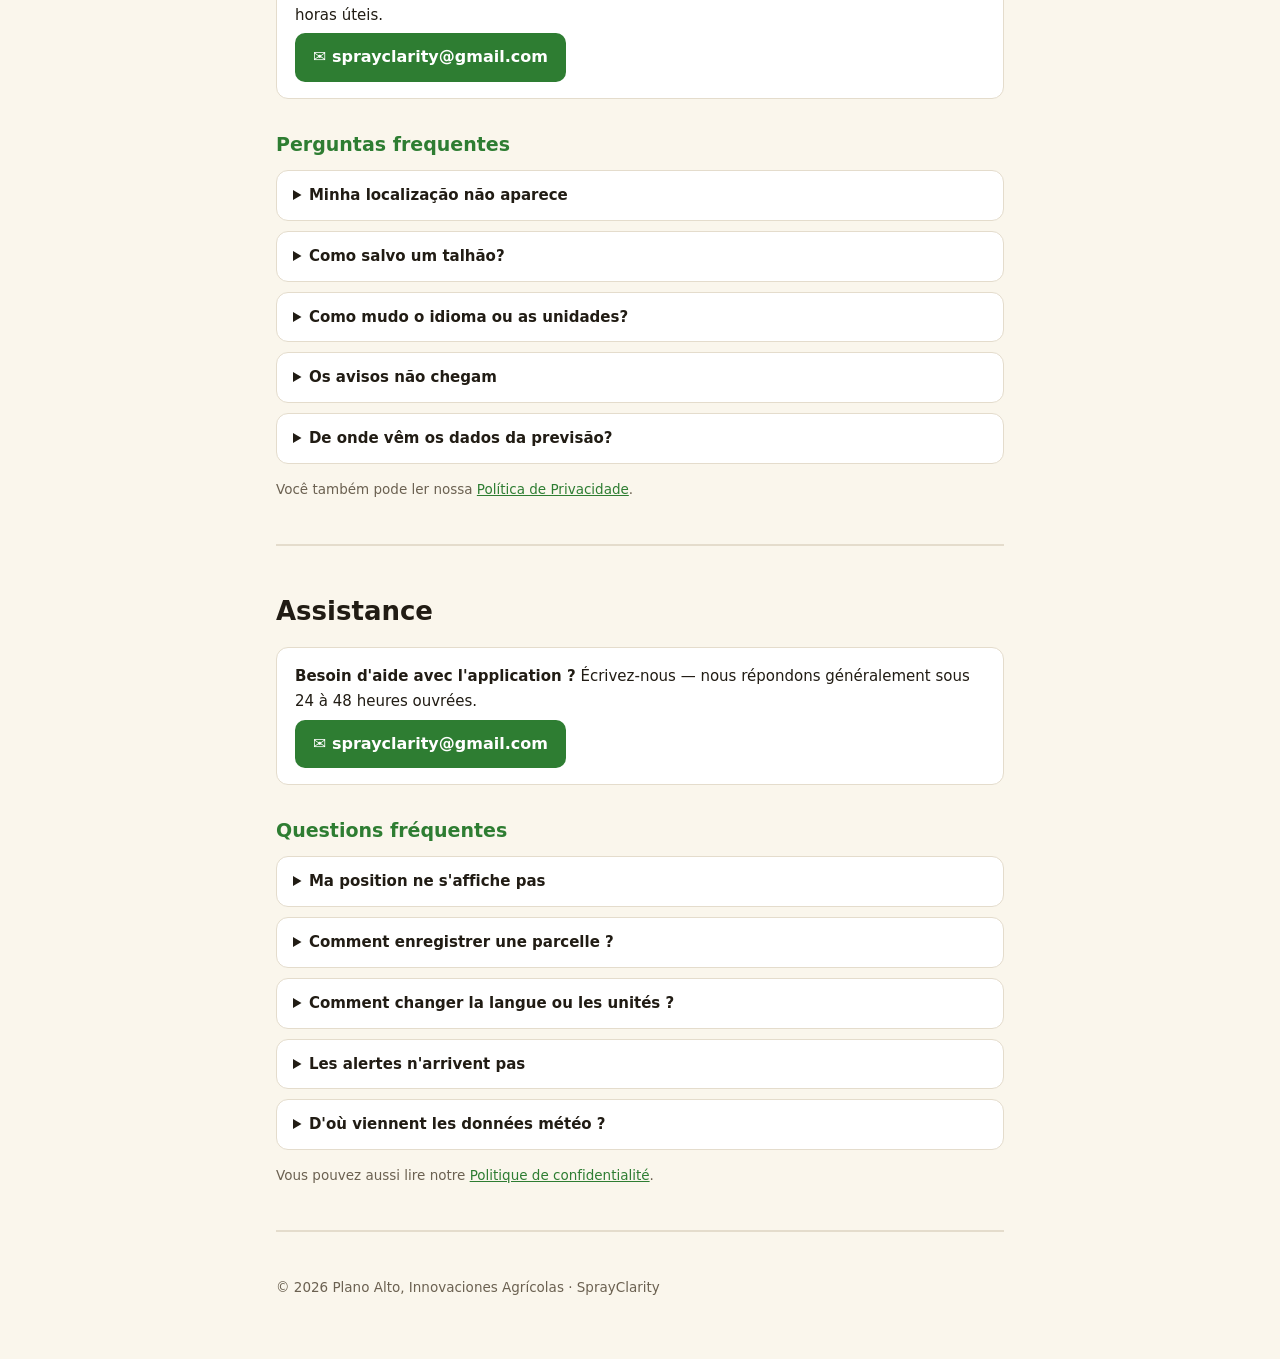
<file: soporte/index.html>
<!DOCTYPE html>
<html lang="es">
<head>
<meta charset="UTF-8">
<meta name="viewport" content="width=device-width, initial-scale=1.0">
<title>Soporte · SprayClarity</title>
<meta name="description" content="Soporte de SprayClarity: contacto y preguntas frecuentes. Support, suporte y assistance.">
<style>
  :root{--ink:#211C14;--soft:#6B6151;--line:#E4DCCC;--go:#2E7D32;--paper:#FAF6EC}
  *{box-sizing:border-box;margin:0;padding:0}
  body{font-family:system-ui,-apple-system,"Segoe UI",Roboto,sans-serif;background:var(--paper);color:var(--ink);line-height:1.65;padding:24px 16px 60px;max-width:760px;margin:0 auto}
  h1{font-size:26px;margin:18px 0 4px}
  h2{font-size:19px;margin:30px 0 10px;color:var(--go)}
  p,li{font-size:15px;color:var(--ink)}
  .meta{color:var(--soft);font-size:13.5px}
  .brand{display:flex;align-items:center;gap:10px;margin-bottom:6px}
  .brand b{font-size:20px}
  .dot{width:34px;height:34px;border-radius:9px;background:var(--go);display:inline-block}
  .card{background:#fff;border:1px solid var(--line);border-radius:12px;padding:16px 18px;margin:14px 0}
  .lang{display:inline-block;margin:14px 8px 0 0;padding:7px 14px;border:1px solid var(--line);border-radius:18px;background:#fff;color:var(--ink);text-decoration:none;font-size:13.5px;font-weight:600}
  hr{border:none;border-top:2px solid var(--line);margin:44px 0}
  a{color:var(--go)}
  details{background:#fff;border:1px solid var(--line);border-radius:12px;padding:12px 16px;margin:10px 0}
  summary{cursor:pointer;font-weight:600;font-size:15px}
  details p{margin-top:8px;color:var(--soft)}
  .mailbtn{display:inline-block;background:var(--go);color:#fff;text-decoration:none;font-weight:700;padding:11px 18px;border-radius:10px;margin-top:6px}
</style>
</head>
<body>

<div class="brand"><span class="dot"></span><b>SprayClarity</b></div>
<p class="meta">Plano Alto, Innovaciones Agrícolas</p>
<a class="lang" href="#es">🇪🇸 Español</a><a class="lang" href="#en">🇺🇸 English</a><a class="lang" href="#pt">🇧🇷 Português</a><a class="lang" href="#fr">🇫🇷 Français</a>

<!-- ==================== ESPAÑOL ==================== -->
<h1 id="es">Soporte</h1>
<div class="card">
  <p><b>¿Necesitas ayuda con la app?</b> Escríbenos y respondemos normalmente en 24–48 horas hábiles.</p>
  <a class="mailbtn" href="mailto:sprayclarity@gmail.com?subject=Soporte%20SprayClarity">✉️ sprayclarity@gmail.com</a>
</div>

<h2>Preguntas frecuentes</h2>
<details><summary>No aparece mi ubicación</summary><p>Permite el acceso a la ubicación cuando la app lo pida (o en los ajustes del teléfono). Alternativa: abre la pestaña <b>Mapa</b> y busca tu ciudad o toca directamente el punto de tu lote.</p></details>
<details><summary>¿Cómo guardo un lote?</summary><p>En la pestaña <b>Mapa</b>, toca el punto de tu lote y elige <b>“Guardar lote”</b> (★). Queda en tus lotes guardados para consultarlo con un toque.</p></details>
<details><summary>¿Cómo cambio el idioma o las unidades?</summary><p>Con el engranaje <b>⚙</b> arriba a la derecha: idioma (ES/EN/PT/FR) y unidades de viento, temperatura y lluvia.</p></details>
<details><summary>Las alertas no me llegan</summary><p>Verifica que las notificaciones estén permitidas para SprayClarity en los ajustes del teléfono. En algunos Android también conviene excluir la app del ahorro de batería para que el aviso llegue puntual.</p></details>
<details><summary>¿De dónde salen los datos del pronóstico?</summary><p>Combinamos tres modelos meteorológicos (ECMWF, GFS e ICON). El veredicto verde/ámbar/rojo aplica los umbrales del método que elegiste, ajustables a tu criterio agronómico.</p></details>
<p class="meta" style="margin-top:14px">También puedes leer nuestra <a href="/privacidad/#es">Política de Privacidad</a>.</p>

<hr>

<!-- ==================== ENGLISH ==================== -->
<h1 id="en">Support</h1>
<div class="card">
  <p><b>Need help with the app?</b> Write to us — we usually reply within 24–48 business hours.</p>
  <a class="mailbtn" href="mailto:sprayclarity@gmail.com?subject=SprayClarity%20Support">✉️ sprayclarity@gmail.com</a>
</div>

<h2>Frequently asked questions</h2>
<details><summary>My location doesn't show up</summary><p>Allow location access when the app asks (or in your phone settings). Alternative: open the <b>Map</b> tab and search your city, or tap your field directly.</p></details>
<details><summary>How do I save a field?</summary><p>In the <b>Map</b> tab, tap your field and choose <b>“Save field”</b> (★). It stays in your saved fields, one tap away.</p></details>
<details><summary>How do I change language or units?</summary><p>Use the gear <b>⚙</b> at the top right: language (ES/EN/PT/FR) and units for wind, temperature and rain.</p></details>
<details><summary>Alerts don't arrive</summary><p>Check that notifications are allowed for SprayClarity in your phone settings. On some Android phones, also exclude the app from battery saver so reminders arrive on time.</p></details>
<details><summary>Where does the forecast come from?</summary><p>We combine three weather models (ECMWF, GFS and ICON). The green/amber/red verdict applies the thresholds of your selected method, adjustable to your own agronomy.</p></details>
<p class="meta" style="margin-top:14px">You can also read our <a href="/privacidad/#en">Privacy Policy</a>.</p>

<hr>

<!-- ==================== PORTUGUÊS ==================== -->
<h1 id="pt">Suporte</h1>
<div class="card">
  <p><b>Precisa de ajuda com o app?</b> Escreva para nós — normalmente respondemos em 24–48 horas úteis.</p>
  <a class="mailbtn" href="mailto:sprayclarity@gmail.com?subject=Suporte%20SprayClarity">✉️ sprayclarity@gmail.com</a>
</div>

<h2>Perguntas frequentes</h2>
<details><summary>Minha localização não aparece</summary><p>Permita o acesso à localização quando o app pedir (ou nos ajustes do celular). Alternativa: abra a aba <b>Mapa</b> e busque sua cidade, ou toque direto no seu talhão.</p></details>
<details><summary>Como salvo um talhão?</summary><p>Na aba <b>Mapa</b>, toque no ponto do talhão e escolha <b>“Salvar talhão”</b> (★). Ele fica nos seus talhões salvos, a um toque.</p></details>
<details><summary>Como mudo o idioma ou as unidades?</summary><p>Na engrenagem <b>⚙</b> no canto superior direito: idioma (ES/EN/PT/FR) e unidades de vento, temperatura e chuva.</p></details>
<details><summary>Os avisos não chegam</summary><p>Verifique se as notificações estão permitidas para o SprayClarity nos ajustes do celular. Em alguns Androids, exclua o app da economia de bateria para o aviso chegar na hora.</p></details>
<details><summary>De onde vêm os dados da previsão?</summary><p>Combinamos três modelos meteorológicos (ECMWF, GFS e ICON). O veredito verde/âmbar/vermelho aplica os limites do método escolhido, ajustáveis ao seu critério agronômico.</p></details>
<p class="meta" style="margin-top:14px">Você também pode ler nossa <a href="/privacidad/#pt">Política de Privacidade</a>.</p>

<hr>

<!-- ==================== FRANÇAIS ==================== -->
<h1 id="fr">Assistance</h1>
<div class="card">
  <p><b>Besoin d'aide avec l'application ?</b> Écrivez-nous — nous répondons généralement sous 24 à 48 heures ouvrées.</p>
  <a class="mailbtn" href="mailto:sprayclarity@gmail.com?subject=Assistance%20SprayClarity">✉️ sprayclarity@gmail.com</a>
</div>

<h2>Questions fréquentes</h2>
<details><summary>Ma position ne s'affiche pas</summary><p>Autorisez l'accès à la localisation quand l'application le demande (ou dans les réglages du téléphone). Alternative : ouvrez l'onglet <b>Carte</b> et cherchez votre ville, ou touchez directement votre parcelle.</p></details>
<details><summary>Comment enregistrer une parcelle ?</summary><p>Dans l'onglet <b>Carte</b>, touchez votre parcelle et choisissez <b>« Enregistrer »</b> (★). Elle reste dans vos parcelles enregistrées, à portée de main.</p></details>
<details><summary>Comment changer la langue ou les unités ?</summary><p>Avec l'engrenage <b>⚙</b> en haut à droite : langue (ES/EN/PT/FR) et unités de vent, température et pluie.</p></details>
<details><summary>Les alertes n'arrivent pas</summary><p>Vérifiez que les notifications sont autorisées pour SprayClarity dans les réglages du téléphone. Sur certains Android, excluez aussi l'application de l'économiseur de batterie.</p></details>
<details><summary>D'où viennent les données météo ?</summary><p>Nous combinons trois modèles météorologiques (ECMWF, GFS et ICON). Le verdict vert/ambre/rouge applique les seuils de la méthode choisie, ajustables selon vos critères agronomiques.</p></details>
<p class="meta" style="margin-top:14px">Vous pouvez aussi lire notre <a href="/privacidad/#fr">Politique de confidentialité</a>.</p>

<hr>
<p class="meta">© 2026 Plano Alto, Innovaciones Agrícolas · SprayClarity</p>

</body>
</html>
</file>
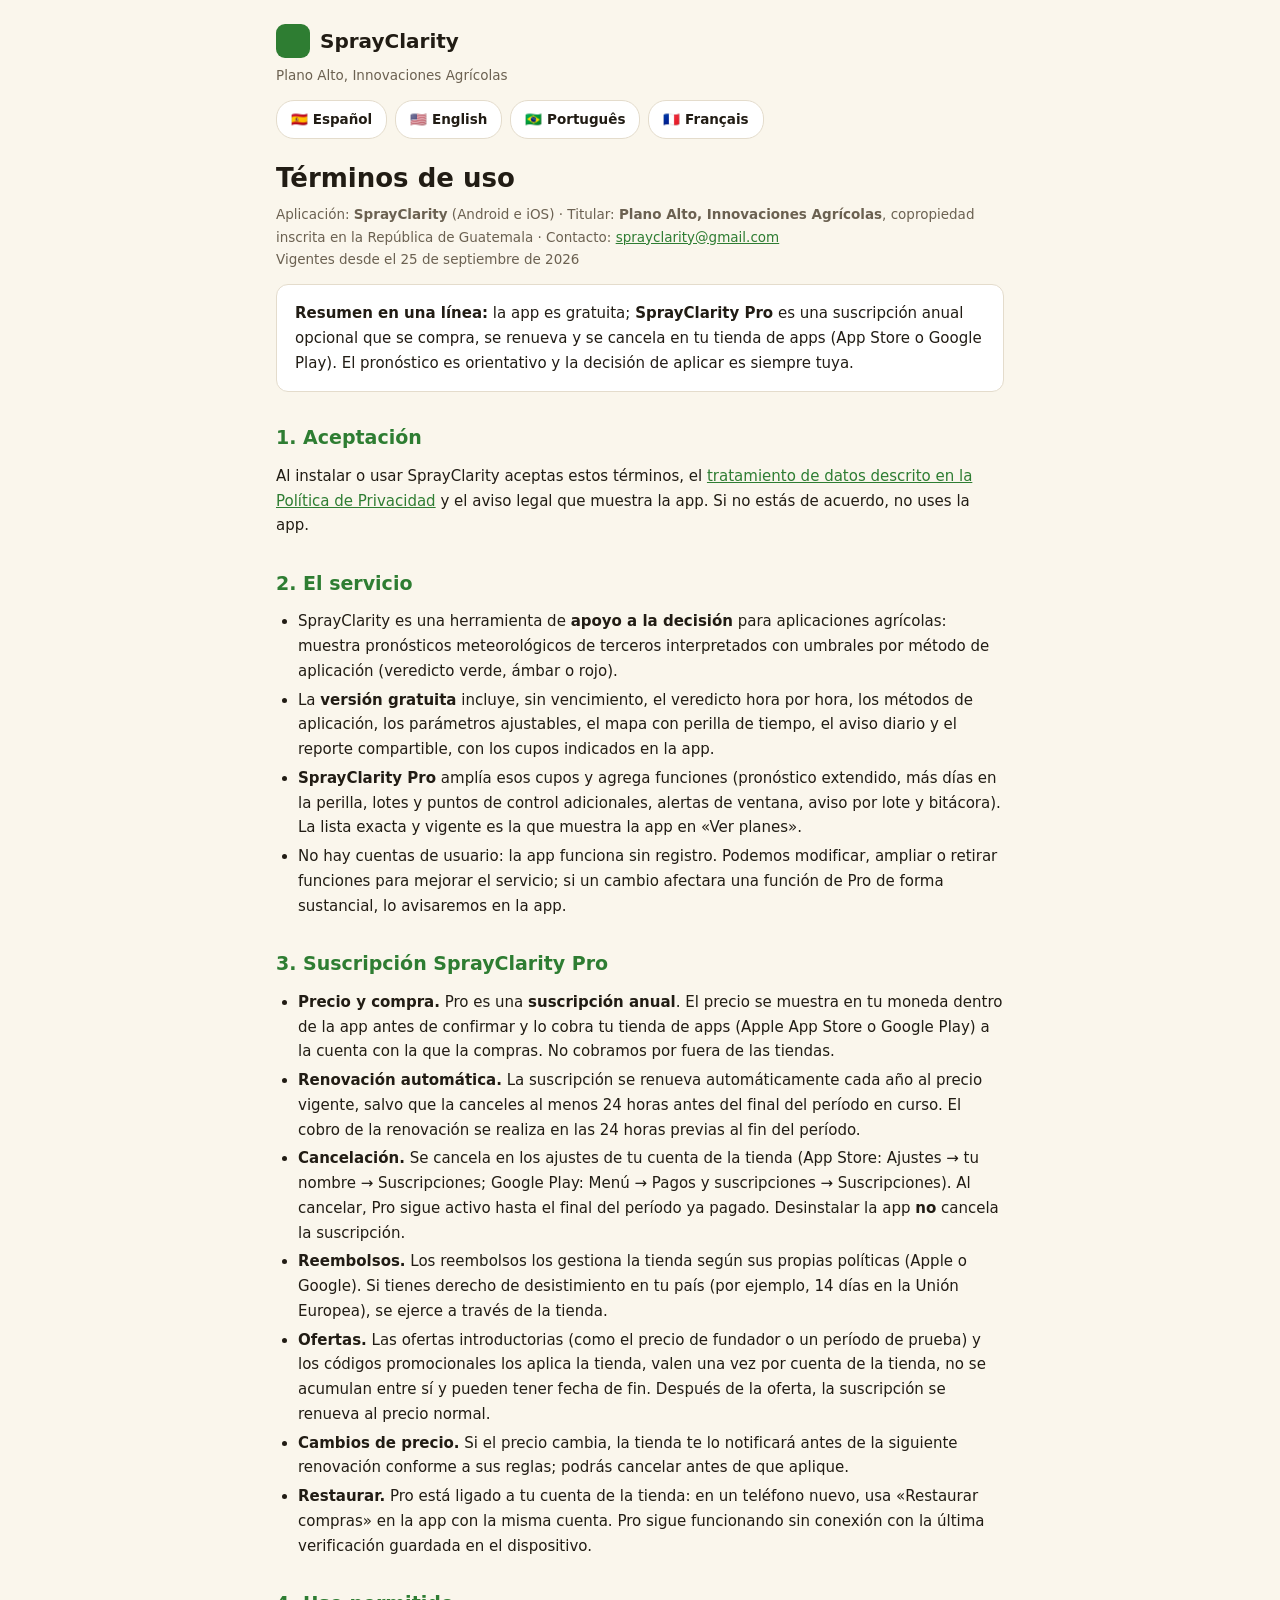
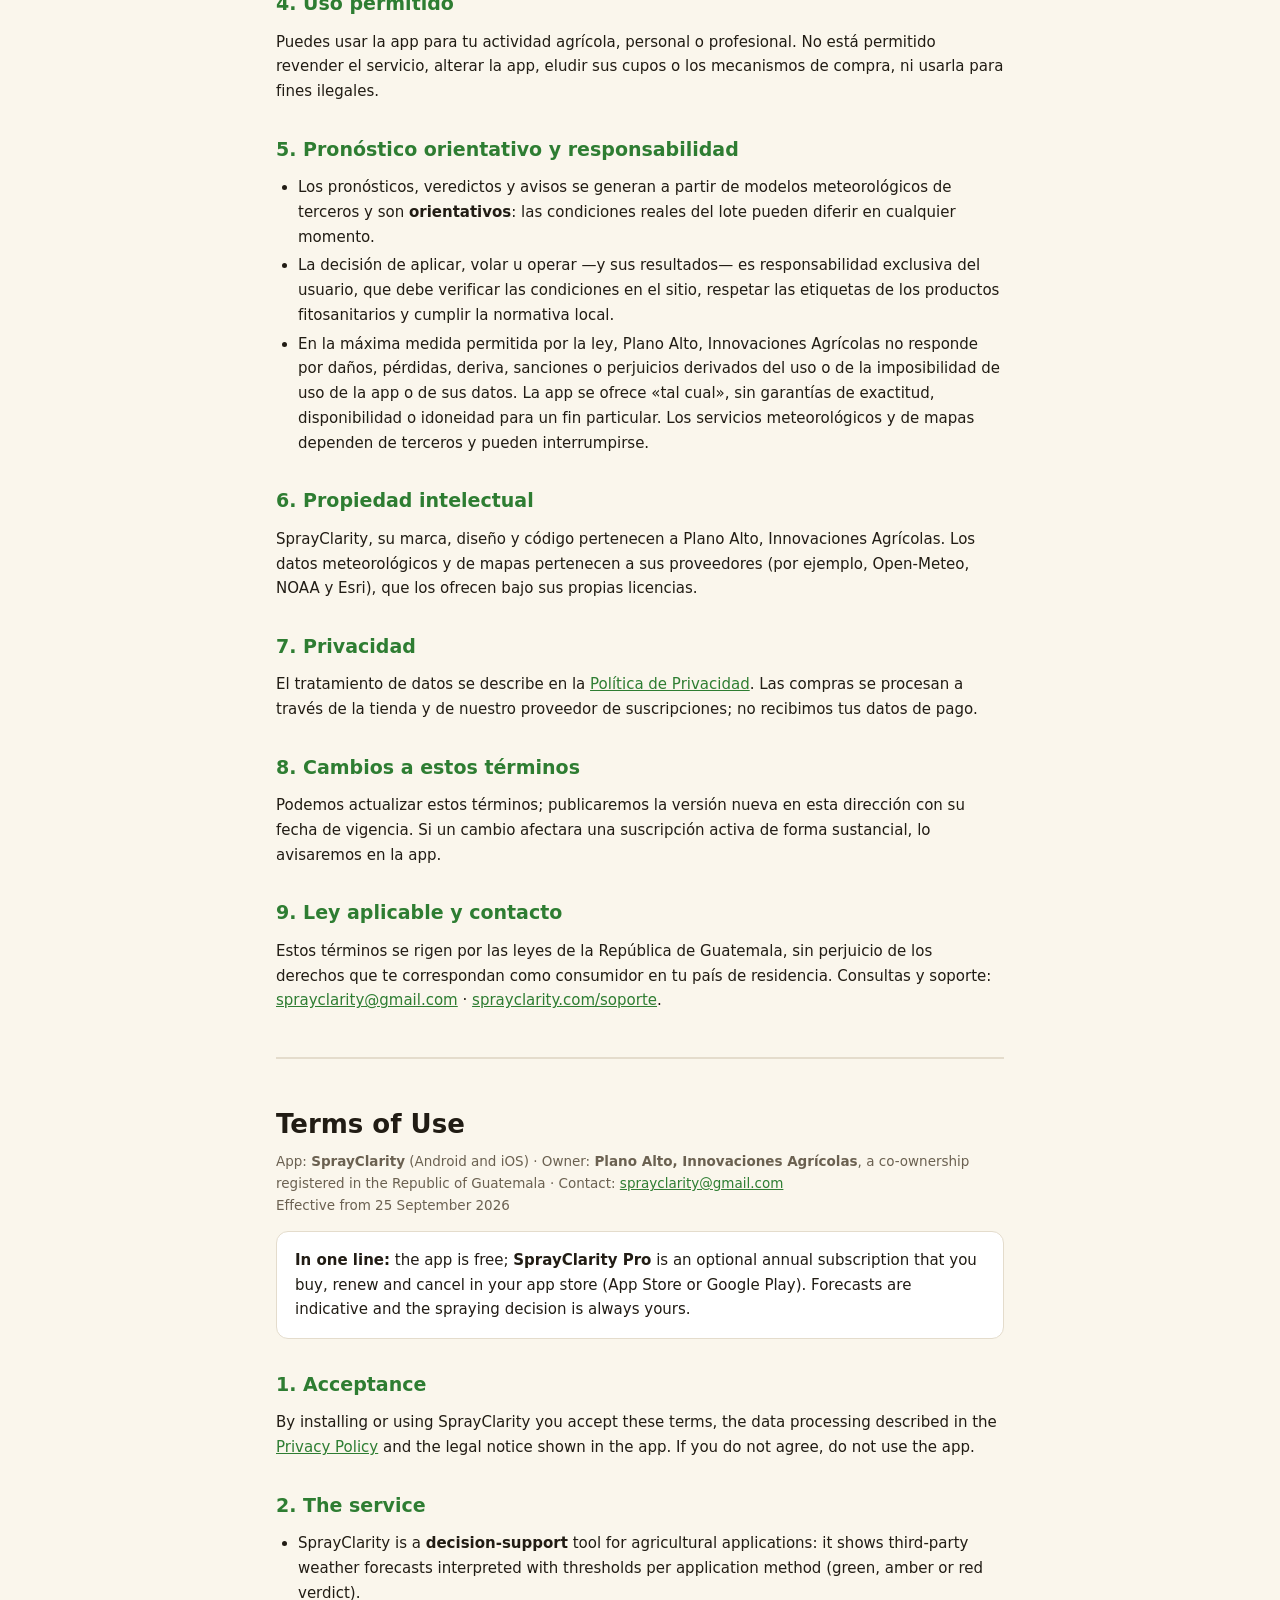
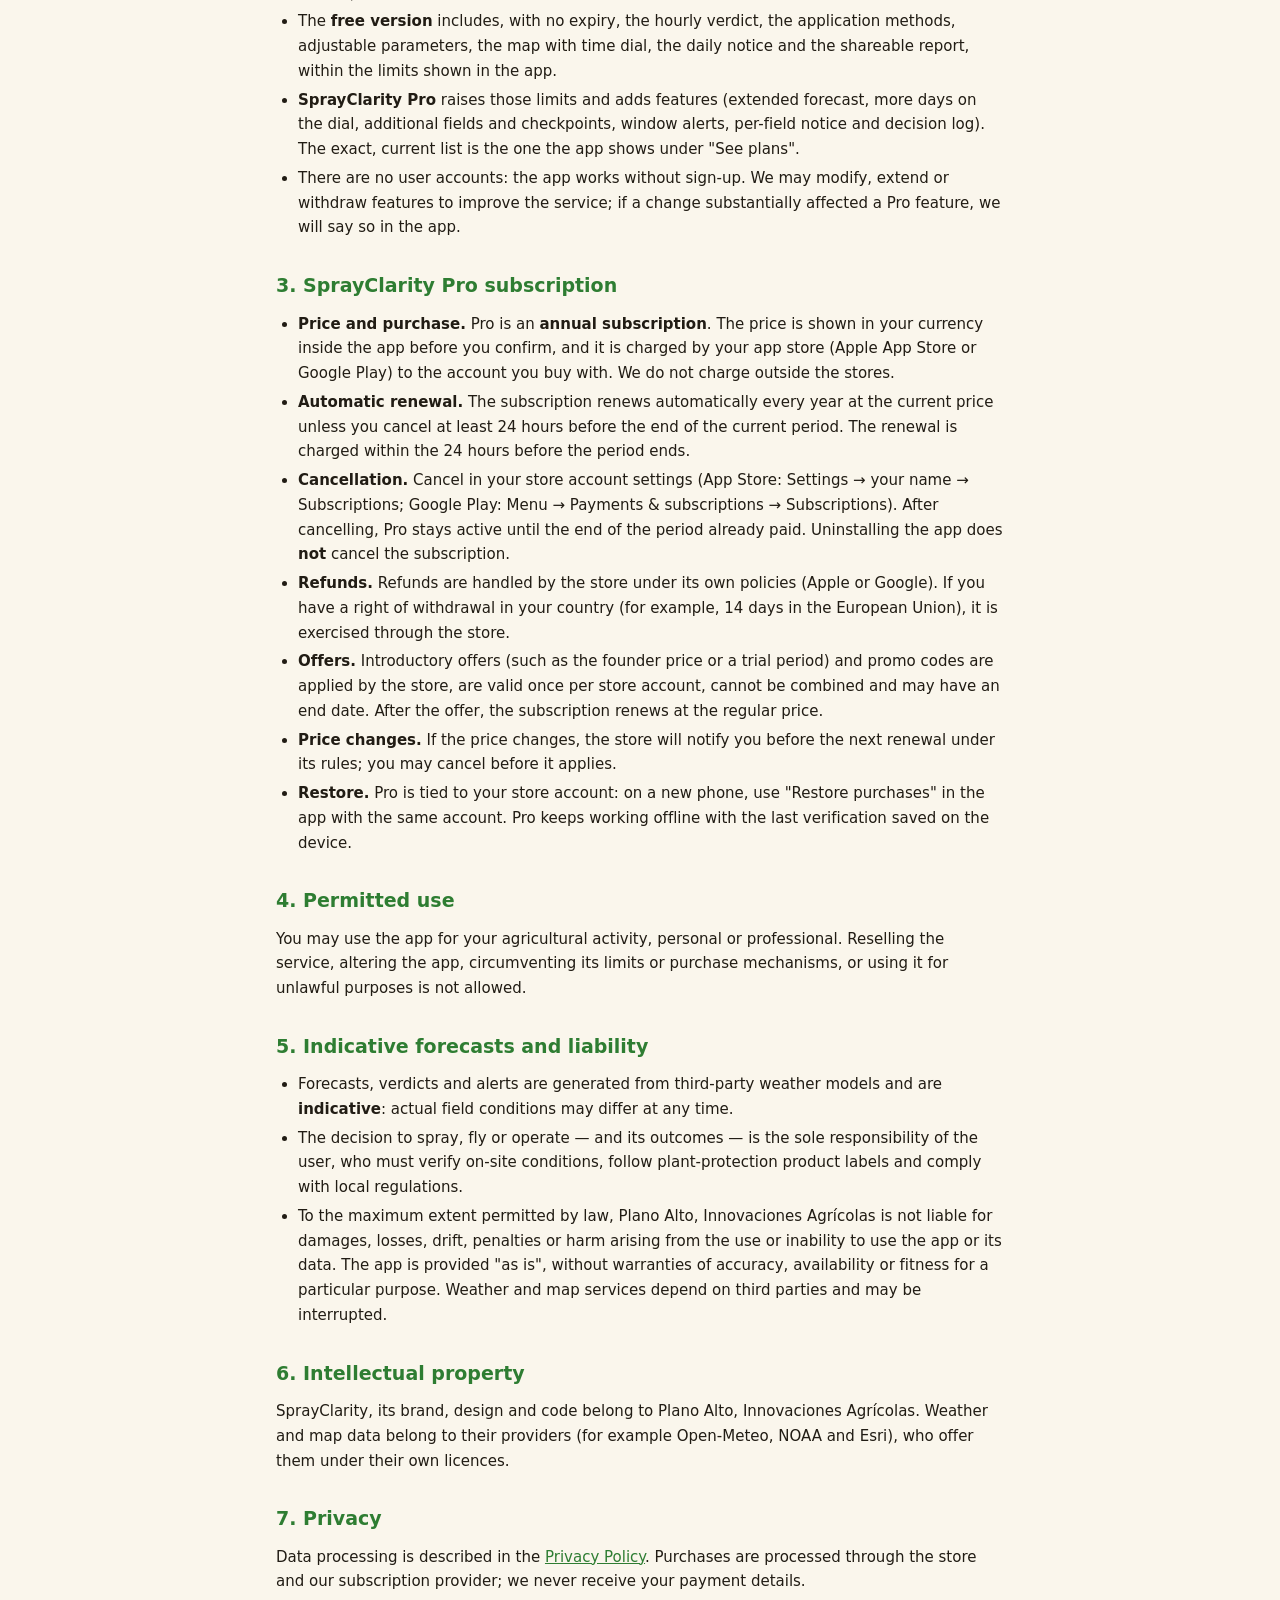
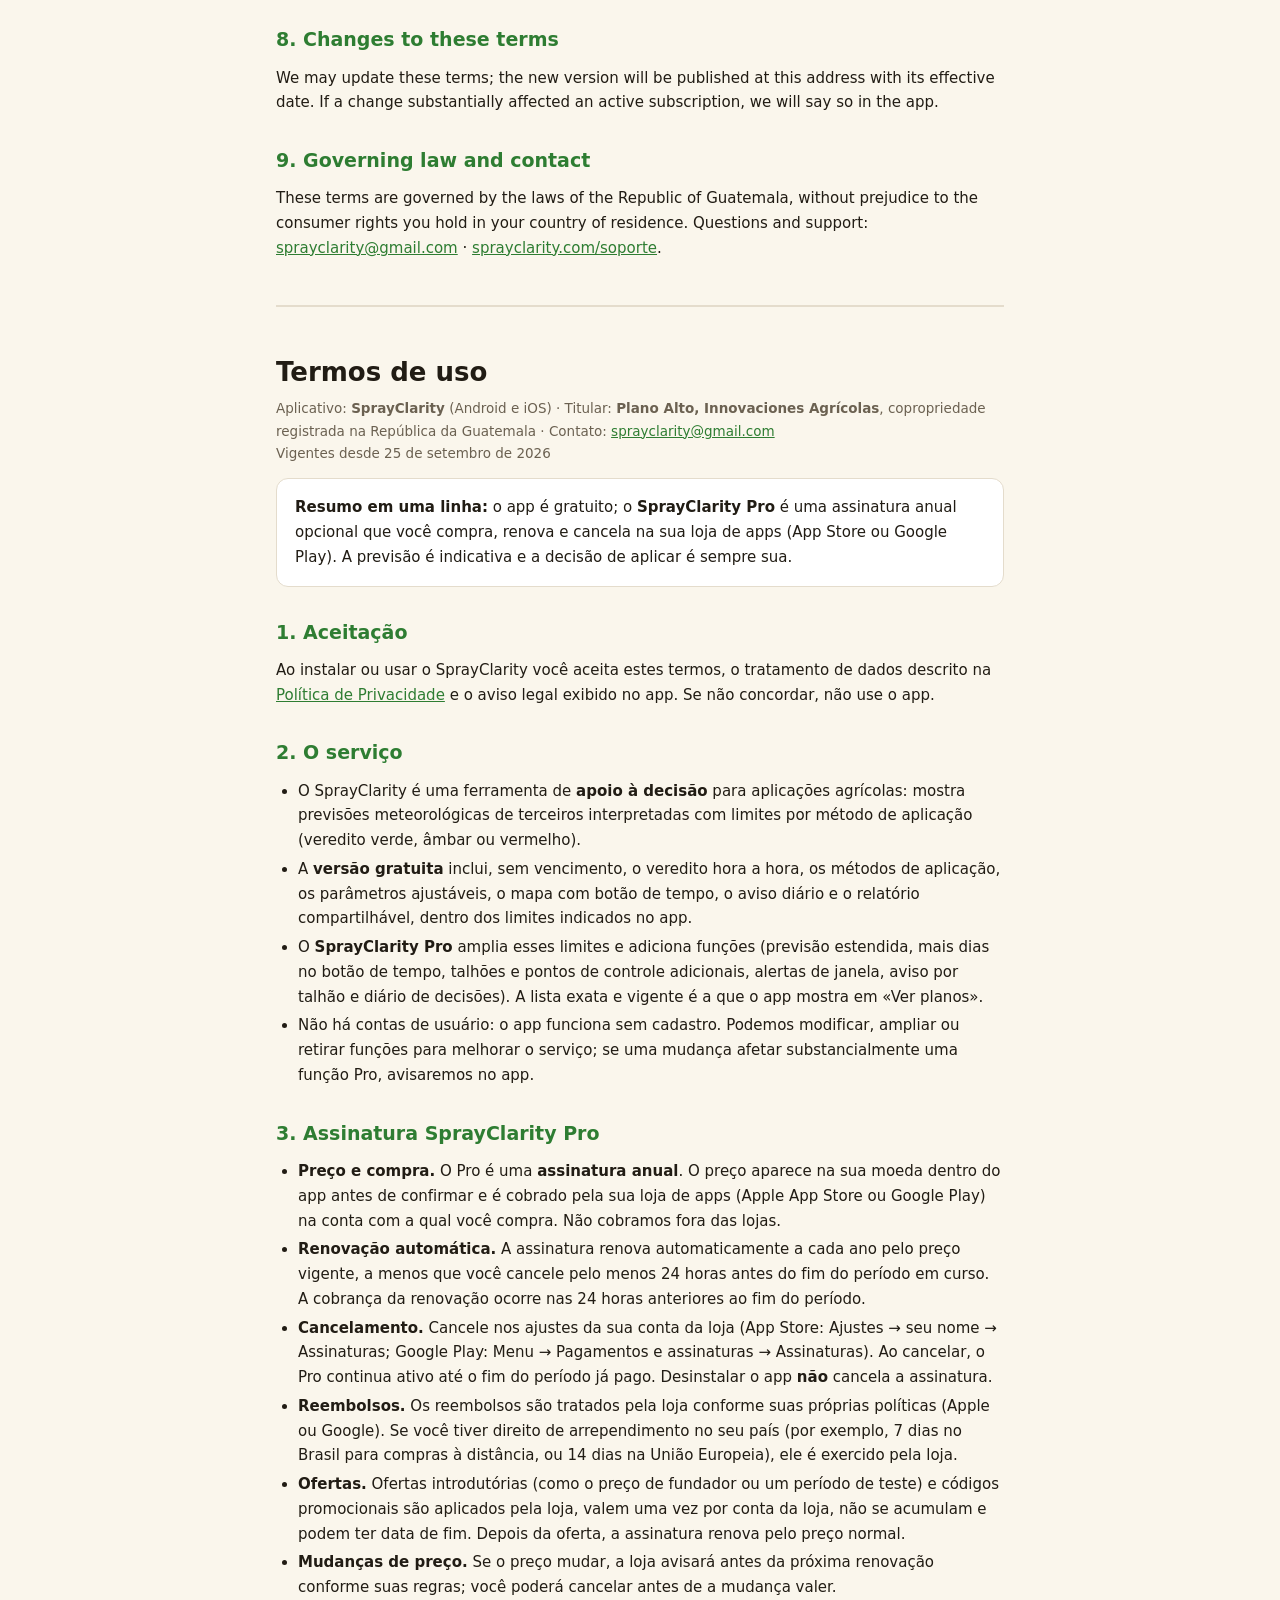
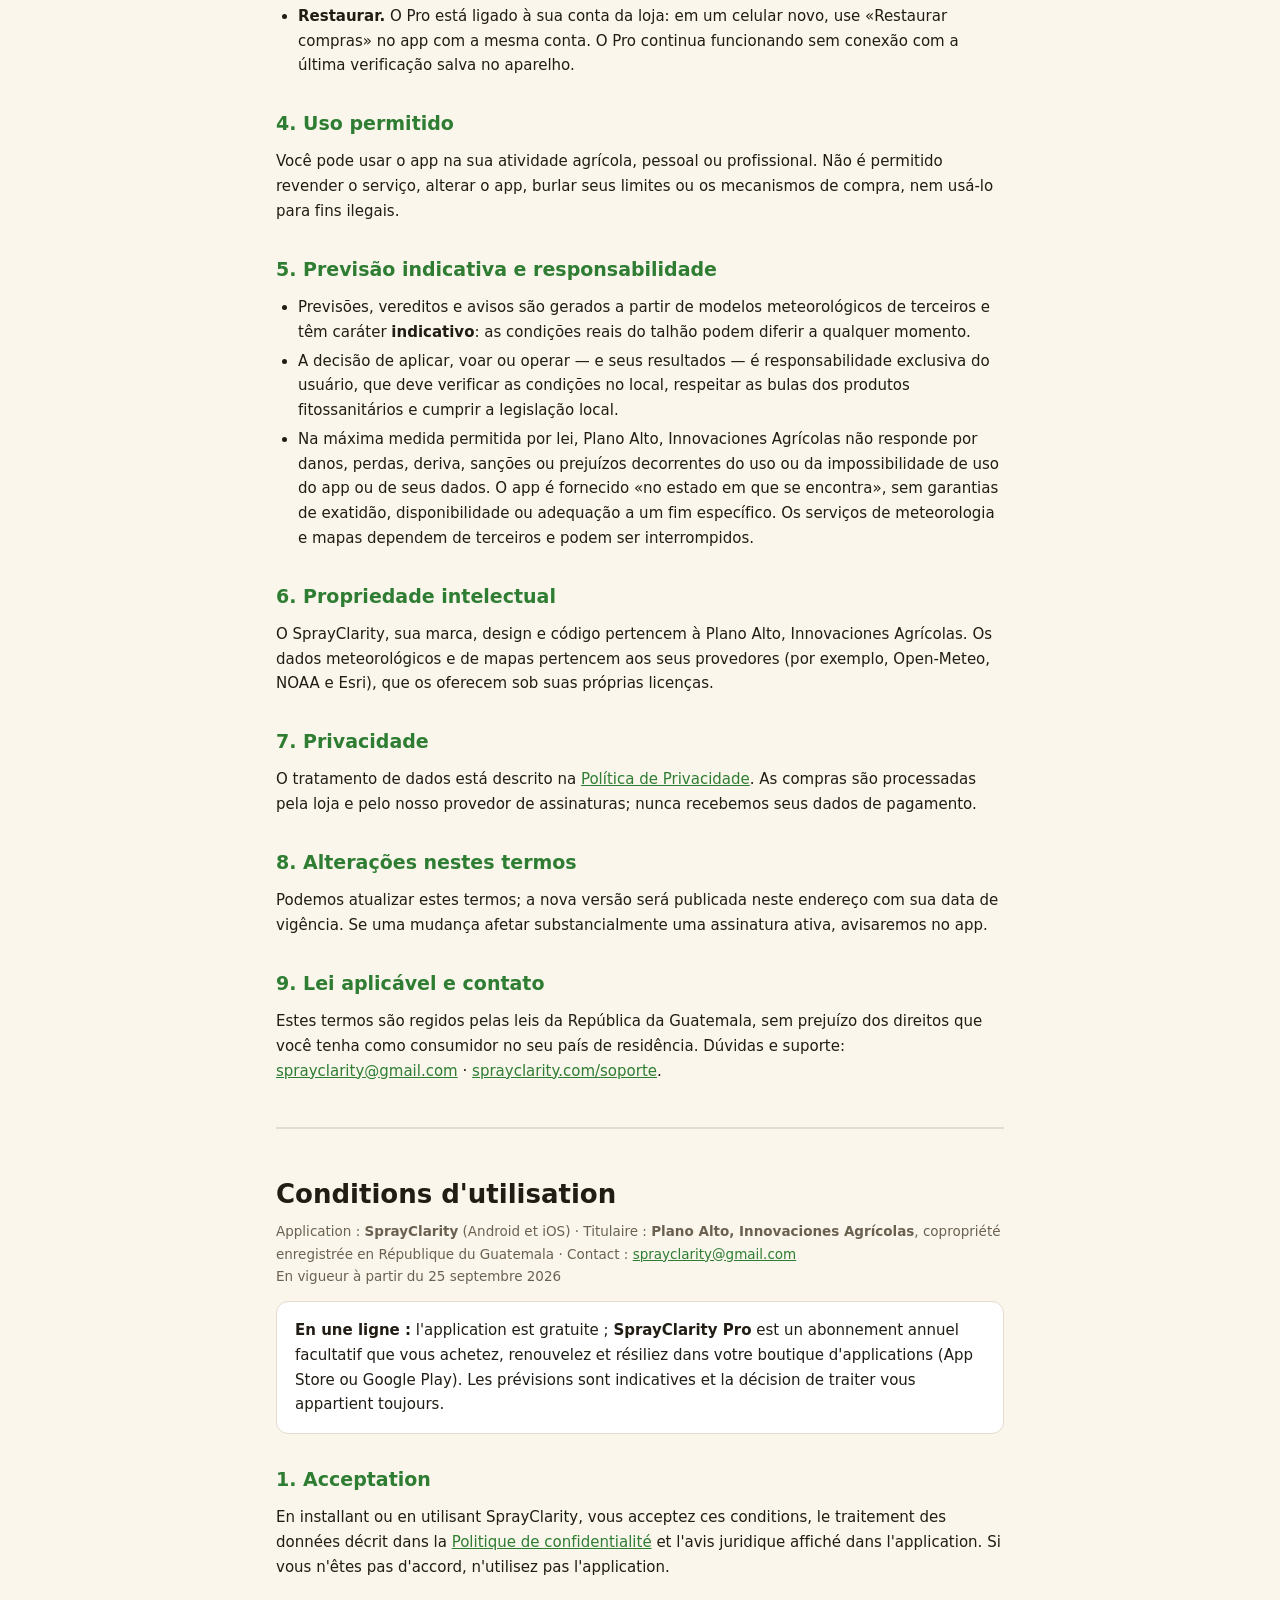
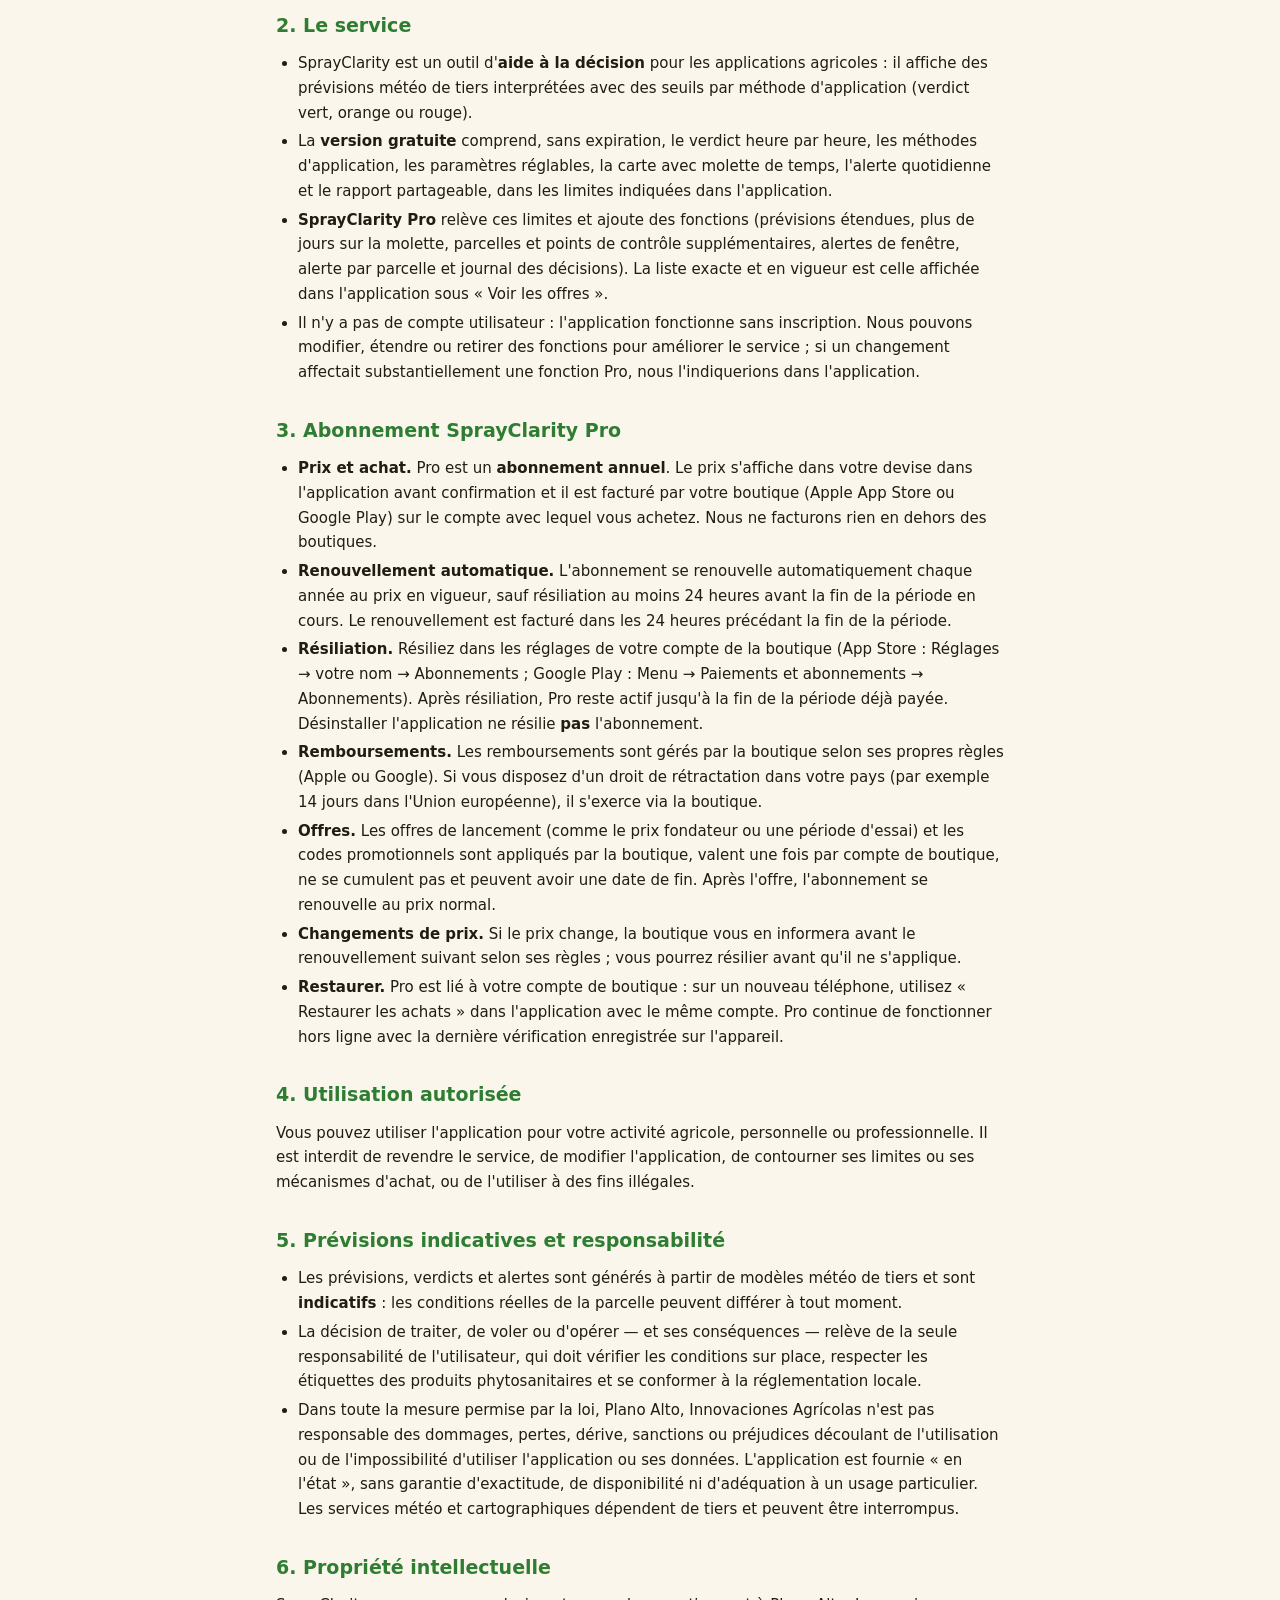
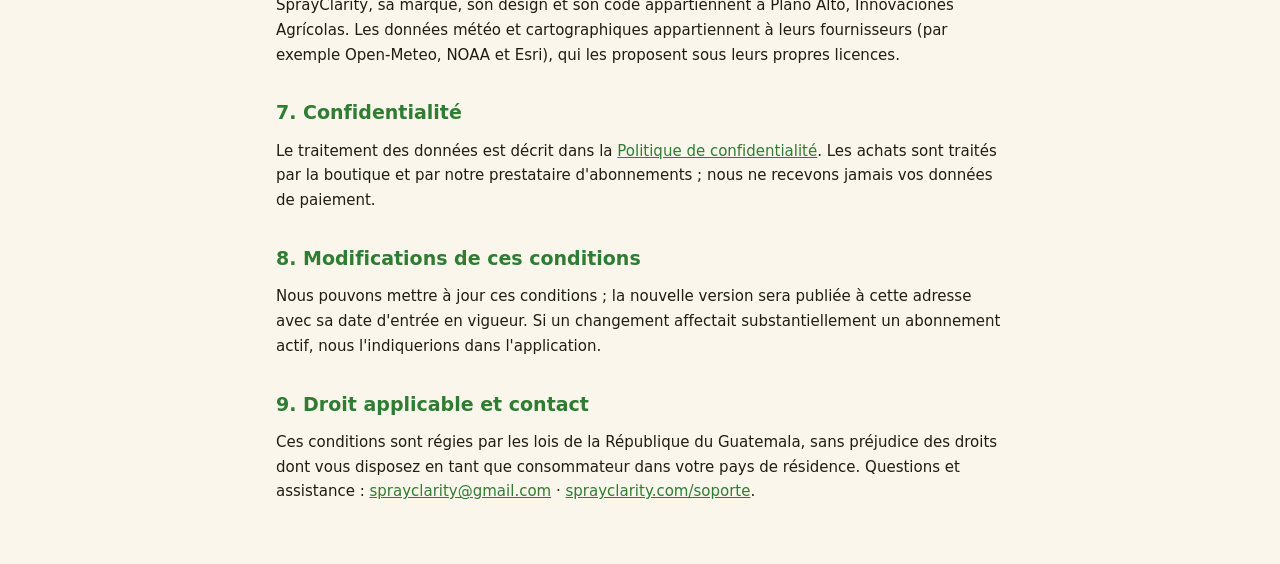
<file: terminos/index.html>
<!DOCTYPE html>
<html lang="es">
<head>
<meta charset="UTF-8">
<meta name="viewport" content="width=device-width, initial-scale=1.0">
<title>Términos de uso · SprayClarity</title>
<meta name="description" content="Términos de uso de SprayClarity y de la suscripción SprayClarity Pro. Terms of use, termos de uso, conditions d'utilisation.">
<style>
  :root{--ink:#211C14;--soft:#6B6151;--line:#E4DCCC;--go:#2E7D32;--paper:#FAF6EC}
  *{box-sizing:border-box;margin:0;padding:0}
  body{font-family:system-ui,-apple-system,"Segoe UI",Roboto,sans-serif;background:var(--paper);color:var(--ink);line-height:1.65;padding:24px 16px 60px;max-width:760px;margin:0 auto}
  h1{font-size:26px;margin:18px 0 4px}
  h2{font-size:19px;margin:30px 0 10px;color:var(--go)}
  p,li{font-size:15px;color:var(--ink)}
  ul{padding-left:22px;margin:6px 0 10px}
  li{margin:4px 0}
  .meta{color:var(--soft);font-size:13.5px}
  .brand{display:flex;align-items:center;gap:10px;margin-bottom:6px}
  .brand b{font-size:20px}
  .dot{width:34px;height:34px;border-radius:9px;background:var(--go);display:inline-block}
  .card{background:#fff;border:1px solid var(--line);border-radius:12px;padding:16px 18px;margin:14px 0}
  .lang{display:inline-block;margin:14px 8px 0 0;padding:7px 14px;border:1px solid var(--line);border-radius:18px;background:#fff;color:var(--ink);text-decoration:none;font-size:13.5px;font-weight:600}
  hr{border:none;border-top:2px solid var(--line);margin:44px 0}
  a{color:var(--go)}
</style>
</head>
<body>

<div class="brand"><span class="dot"></span><b>SprayClarity</b></div>
<p class="meta">Plano Alto, Innovaciones Agrícolas</p>
<a class="lang" href="#es">🇪🇸 Español</a><a class="lang" href="#en">🇺🇸 English</a><a class="lang" href="#pt">🇧🇷 Português</a><a class="lang" href="#fr">🇫🇷 Français</a>

<!-- ==================== ESPAÑOL ==================== -->
<h1 id="es">Términos de uso</h1>
<p class="meta">Aplicación: <b>SprayClarity</b> (Android e iOS) · Titular: <b>Plano Alto, Innovaciones Agrícolas</b>, copropiedad inscrita en la República de Guatemala · Contacto: <a href="mailto:sprayclarity@gmail.com">sprayclarity@gmail.com</a><br>Vigentes desde el 25 de septiembre de 2026</p>

<div class="card"><p><b>Resumen en una línea:</b> la app es gratuita; <b>SprayClarity Pro</b> es una suscripción anual opcional que se compra, se renueva y se cancela en tu tienda de apps (App Store o Google Play). El pronóstico es orientativo y la decisión de aplicar es siempre tuya.</p></div>

<h2>1. Aceptación</h2>
<p>Al instalar o usar SprayClarity aceptas estos términos, el <a href="/privacidad/#es">tratamiento de datos descrito en la Política de Privacidad</a> y el aviso legal que muestra la app. Si no estás de acuerdo, no uses la app.</p>

<h2>2. El servicio</h2>
<ul>
  <li>SprayClarity es una herramienta de <b>apoyo a la decisión</b> para aplicaciones agrícolas: muestra pronósticos meteorológicos de terceros interpretados con umbrales por método de aplicación (veredicto verde, ámbar o rojo).</li>
  <li>La <b>versión gratuita</b> incluye, sin vencimiento, el veredicto hora por hora, los métodos de aplicación, los parámetros ajustables, el mapa con perilla de tiempo, el aviso diario y el reporte compartible, con los cupos indicados en la app.</li>
  <li><b>SprayClarity Pro</b> amplía esos cupos y agrega funciones (pronóstico extendido, más días en la perilla, lotes y puntos de control adicionales, alertas de ventana, aviso por lote y bitácora). La lista exacta y vigente es la que muestra la app en «Ver planes».</li>
  <li>No hay cuentas de usuario: la app funciona sin registro. Podemos modificar, ampliar o retirar funciones para mejorar el servicio; si un cambio afectara una función de Pro de forma sustancial, lo avisaremos en la app.</li>
</ul>

<h2>3. Suscripción SprayClarity Pro</h2>
<ul>
  <li><b>Precio y compra.</b> Pro es una <b>suscripción anual</b>. El precio se muestra en tu moneda dentro de la app antes de confirmar y lo cobra tu tienda de apps (Apple App Store o Google Play) a la cuenta con la que la compras. No cobramos por fuera de las tiendas.</li>
  <li><b>Renovación automática.</b> La suscripción se renueva automáticamente cada año al precio vigente, salvo que la canceles al menos 24 horas antes del final del período en curso. El cobro de la renovación se realiza en las 24 horas previas al fin del período.</li>
  <li><b>Cancelación.</b> Se cancela en los ajustes de tu cuenta de la tienda (App Store: Ajustes → tu nombre → Suscripciones; Google Play: Menú → Pagos y suscripciones → Suscripciones). Al cancelar, Pro sigue activo hasta el final del período ya pagado. Desinstalar la app <b>no</b> cancela la suscripción.</li>
  <li><b>Reembolsos.</b> Los reembolsos los gestiona la tienda según sus propias políticas (Apple o Google). Si tienes derecho de desistimiento en tu país (por ejemplo, 14 días en la Unión Europea), se ejerce a través de la tienda.</li>
  <li><b>Ofertas.</b> Las ofertas introductorias (como el precio de fundador o un período de prueba) y los códigos promocionales los aplica la tienda, valen una vez por cuenta de la tienda, no se acumulan entre sí y pueden tener fecha de fin. Después de la oferta, la suscripción se renueva al precio normal.</li>
  <li><b>Cambios de precio.</b> Si el precio cambia, la tienda te lo notificará antes de la siguiente renovación conforme a sus reglas; podrás cancelar antes de que aplique.</li>
  <li><b>Restaurar.</b> Pro está ligado a tu cuenta de la tienda: en un teléfono nuevo, usa «Restaurar compras» en la app con la misma cuenta. Pro sigue funcionando sin conexión con la última verificación guardada en el dispositivo.</li>
</ul>

<h2>4. Uso permitido</h2>
<p>Puedes usar la app para tu actividad agrícola, personal o profesional. No está permitido revender el servicio, alterar la app, eludir sus cupos o los mecanismos de compra, ni usarla para fines ilegales.</p>

<h2>5. Pronóstico orientativo y responsabilidad</h2>
<ul>
  <li>Los pronósticos, veredictos y avisos se generan a partir de modelos meteorológicos de terceros y son <b>orientativos</b>: las condiciones reales del lote pueden diferir en cualquier momento.</li>
  <li>La decisión de aplicar, volar u operar —y sus resultados— es responsabilidad exclusiva del usuario, que debe verificar las condiciones en el sitio, respetar las etiquetas de los productos fitosanitarios y cumplir la normativa local.</li>
  <li>En la máxima medida permitida por la ley, Plano Alto, Innovaciones Agrícolas no responde por daños, pérdidas, deriva, sanciones o perjuicios derivados del uso o de la imposibilidad de uso de la app o de sus datos. La app se ofrece «tal cual», sin garantías de exactitud, disponibilidad o idoneidad para un fin particular. Los servicios meteorológicos y de mapas dependen de terceros y pueden interrumpirse.</li>
</ul>

<h2>6. Propiedad intelectual</h2>
<p>SprayClarity, su marca, diseño y código pertenecen a Plano Alto, Innovaciones Agrícolas. Los datos meteorológicos y de mapas pertenecen a sus proveedores (por ejemplo, Open-Meteo, NOAA y Esri), que los ofrecen bajo sus propias licencias.</p>

<h2>7. Privacidad</h2>
<p>El tratamiento de datos se describe en la <a href="/privacidad/#es">Política de Privacidad</a>. Las compras se procesan a través de la tienda y de nuestro proveedor de suscripciones; no recibimos tus datos de pago.</p>

<h2>8. Cambios a estos términos</h2>
<p>Podemos actualizar estos términos; publicaremos la versión nueva en esta dirección con su fecha de vigencia. Si un cambio afectara una suscripción activa de forma sustancial, lo avisaremos en la app.</p>

<h2>9. Ley aplicable y contacto</h2>
<p>Estos términos se rigen por las leyes de la República de Guatemala, sin perjuicio de los derechos que te correspondan como consumidor en tu país de residencia. Consultas y soporte: <a href="mailto:sprayclarity@gmail.com">sprayclarity@gmail.com</a> · <a href="/soporte/">sprayclarity.com/soporte</a>.</p>

<hr>

<!-- ==================== ENGLISH ==================== -->
<h1 id="en">Terms of Use</h1>
<p class="meta">App: <b>SprayClarity</b> (Android and iOS) · Owner: <b>Plano Alto, Innovaciones Agrícolas</b>, a co-ownership registered in the Republic of Guatemala · Contact: <a href="mailto:sprayclarity@gmail.com">sprayclarity@gmail.com</a><br>Effective from 25 September 2026</p>

<div class="card"><p><b>In one line:</b> the app is free; <b>SprayClarity Pro</b> is an optional annual subscription that you buy, renew and cancel in your app store (App Store or Google Play). Forecasts are indicative and the spraying decision is always yours.</p></div>

<h2>1. Acceptance</h2>
<p>By installing or using SprayClarity you accept these terms, the data processing described in the <a href="/privacidad/#en">Privacy Policy</a> and the legal notice shown in the app. If you do not agree, do not use the app.</p>

<h2>2. The service</h2>
<ul>
  <li>SprayClarity is a <b>decision-support</b> tool for agricultural applications: it shows third-party weather forecasts interpreted with thresholds per application method (green, amber or red verdict).</li>
  <li>The <b>free version</b> includes, with no expiry, the hourly verdict, the application methods, adjustable parameters, the map with time dial, the daily notice and the shareable report, within the limits shown in the app.</li>
  <li><b>SprayClarity Pro</b> raises those limits and adds features (extended forecast, more days on the dial, additional fields and checkpoints, window alerts, per-field notice and decision log). The exact, current list is the one the app shows under "See plans".</li>
  <li>There are no user accounts: the app works without sign-up. We may modify, extend or withdraw features to improve the service; if a change substantially affected a Pro feature, we will say so in the app.</li>
</ul>

<h2>3. SprayClarity Pro subscription</h2>
<ul>
  <li><b>Price and purchase.</b> Pro is an <b>annual subscription</b>. The price is shown in your currency inside the app before you confirm, and it is charged by your app store (Apple App Store or Google Play) to the account you buy with. We do not charge outside the stores.</li>
  <li><b>Automatic renewal.</b> The subscription renews automatically every year at the current price unless you cancel at least 24 hours before the end of the current period. The renewal is charged within the 24 hours before the period ends.</li>
  <li><b>Cancellation.</b> Cancel in your store account settings (App Store: Settings → your name → Subscriptions; Google Play: Menu → Payments &amp; subscriptions → Subscriptions). After cancelling, Pro stays active until the end of the period already paid. Uninstalling the app does <b>not</b> cancel the subscription.</li>
  <li><b>Refunds.</b> Refunds are handled by the store under its own policies (Apple or Google). If you have a right of withdrawal in your country (for example, 14 days in the European Union), it is exercised through the store.</li>
  <li><b>Offers.</b> Introductory offers (such as the founder price or a trial period) and promo codes are applied by the store, are valid once per store account, cannot be combined and may have an end date. After the offer, the subscription renews at the regular price.</li>
  <li><b>Price changes.</b> If the price changes, the store will notify you before the next renewal under its rules; you may cancel before it applies.</li>
  <li><b>Restore.</b> Pro is tied to your store account: on a new phone, use "Restore purchases" in the app with the same account. Pro keeps working offline with the last verification saved on the device.</li>
</ul>

<h2>4. Permitted use</h2>
<p>You may use the app for your agricultural activity, personal or professional. Reselling the service, altering the app, circumventing its limits or purchase mechanisms, or using it for unlawful purposes is not allowed.</p>

<h2>5. Indicative forecasts and liability</h2>
<ul>
  <li>Forecasts, verdicts and alerts are generated from third-party weather models and are <b>indicative</b>: actual field conditions may differ at any time.</li>
  <li>The decision to spray, fly or operate — and its outcomes — is the sole responsibility of the user, who must verify on-site conditions, follow plant-protection product labels and comply with local regulations.</li>
  <li>To the maximum extent permitted by law, Plano Alto, Innovaciones Agrícolas is not liable for damages, losses, drift, penalties or harm arising from the use or inability to use the app or its data. The app is provided "as is", without warranties of accuracy, availability or fitness for a particular purpose. Weather and map services depend on third parties and may be interrupted.</li>
</ul>

<h2>6. Intellectual property</h2>
<p>SprayClarity, its brand, design and code belong to Plano Alto, Innovaciones Agrícolas. Weather and map data belong to their providers (for example Open-Meteo, NOAA and Esri), who offer them under their own licences.</p>

<h2>7. Privacy</h2>
<p>Data processing is described in the <a href="/privacidad/#en">Privacy Policy</a>. Purchases are processed through the store and our subscription provider; we never receive your payment details.</p>

<h2>8. Changes to these terms</h2>
<p>We may update these terms; the new version will be published at this address with its effective date. If a change substantially affected an active subscription, we will say so in the app.</p>

<h2>9. Governing law and contact</h2>
<p>These terms are governed by the laws of the Republic of Guatemala, without prejudice to the consumer rights you hold in your country of residence. Questions and support: <a href="mailto:sprayclarity@gmail.com">sprayclarity@gmail.com</a> · <a href="/soporte/">sprayclarity.com/soporte</a>.</p>

<hr>

<!-- ==================== PORTUGUÊS ==================== -->
<h1 id="pt">Termos de uso</h1>
<p class="meta">Aplicativo: <b>SprayClarity</b> (Android e iOS) · Titular: <b>Plano Alto, Innovaciones Agrícolas</b>, copropriedade registrada na República da Guatemala · Contato: <a href="mailto:sprayclarity@gmail.com">sprayclarity@gmail.com</a><br>Vigentes desde 25 de setembro de 2026</p>

<div class="card"><p><b>Resumo em uma linha:</b> o app é gratuito; o <b>SprayClarity Pro</b> é uma assinatura anual opcional que você compra, renova e cancela na sua loja de apps (App Store ou Google Play). A previsão é indicativa e a decisão de aplicar é sempre sua.</p></div>

<h2>1. Aceitação</h2>
<p>Ao instalar ou usar o SprayClarity você aceita estes termos, o tratamento de dados descrito na <a href="/privacidad/#pt">Política de Privacidade</a> e o aviso legal exibido no app. Se não concordar, não use o app.</p>

<h2>2. O serviço</h2>
<ul>
  <li>O SprayClarity é uma ferramenta de <b>apoio à decisão</b> para aplicações agrícolas: mostra previsões meteorológicas de terceiros interpretadas com limites por método de aplicação (veredito verde, âmbar ou vermelho).</li>
  <li>A <b>versão gratuita</b> inclui, sem vencimento, o veredito hora a hora, os métodos de aplicação, os parâmetros ajustáveis, o mapa com botão de tempo, o aviso diário e o relatório compartilhável, dentro dos limites indicados no app.</li>
  <li>O <b>SprayClarity Pro</b> amplia esses limites e adiciona funções (previsão estendida, mais dias no botão de tempo, talhões e pontos de controle adicionais, alertas de janela, aviso por talhão e diário de decisões). A lista exata e vigente é a que o app mostra em «Ver planos».</li>
  <li>Não há contas de usuário: o app funciona sem cadastro. Podemos modificar, ampliar ou retirar funções para melhorar o serviço; se uma mudança afetar substancialmente uma função Pro, avisaremos no app.</li>
</ul>

<h2>3. Assinatura SprayClarity Pro</h2>
<ul>
  <li><b>Preço e compra.</b> O Pro é uma <b>assinatura anual</b>. O preço aparece na sua moeda dentro do app antes de confirmar e é cobrado pela sua loja de apps (Apple App Store ou Google Play) na conta com a qual você compra. Não cobramos fora das lojas.</li>
  <li><b>Renovação automática.</b> A assinatura renova automaticamente a cada ano pelo preço vigente, a menos que você cancele pelo menos 24 horas antes do fim do período em curso. A cobrança da renovação ocorre nas 24 horas anteriores ao fim do período.</li>
  <li><b>Cancelamento.</b> Cancele nos ajustes da sua conta da loja (App Store: Ajustes → seu nome → Assinaturas; Google Play: Menu → Pagamentos e assinaturas → Assinaturas). Ao cancelar, o Pro continua ativo até o fim do período já pago. Desinstalar o app <b>não</b> cancela a assinatura.</li>
  <li><b>Reembolsos.</b> Os reembolsos são tratados pela loja conforme suas próprias políticas (Apple ou Google). Se você tiver direito de arrependimento no seu país (por exemplo, 7 dias no Brasil para compras à distância, ou 14 dias na União Europeia), ele é exercido pela loja.</li>
  <li><b>Ofertas.</b> Ofertas introdutórias (como o preço de fundador ou um período de teste) e códigos promocionais são aplicados pela loja, valem uma vez por conta da loja, não se acumulam e podem ter data de fim. Depois da oferta, a assinatura renova pelo preço normal.</li>
  <li><b>Mudanças de preço.</b> Se o preço mudar, a loja avisará antes da próxima renovação conforme suas regras; você poderá cancelar antes de a mudança valer.</li>
  <li><b>Restaurar.</b> O Pro está ligado à sua conta da loja: em um celular novo, use «Restaurar compras» no app com a mesma conta. O Pro continua funcionando sem conexão com a última verificação salva no aparelho.</li>
</ul>

<h2>4. Uso permitido</h2>
<p>Você pode usar o app na sua atividade agrícola, pessoal ou profissional. Não é permitido revender o serviço, alterar o app, burlar seus limites ou os mecanismos de compra, nem usá-lo para fins ilegais.</p>

<h2>5. Previsão indicativa e responsabilidade</h2>
<ul>
  <li>Previsões, vereditos e avisos são gerados a partir de modelos meteorológicos de terceiros e têm caráter <b>indicativo</b>: as condições reais do talhão podem diferir a qualquer momento.</li>
  <li>A decisão de aplicar, voar ou operar — e seus resultados — é responsabilidade exclusiva do usuário, que deve verificar as condições no local, respeitar as bulas dos produtos fitossanitários e cumprir a legislação local.</li>
  <li>Na máxima medida permitida por lei, Plano Alto, Innovaciones Agrícolas não responde por danos, perdas, deriva, sanções ou prejuízos decorrentes do uso ou da impossibilidade de uso do app ou de seus dados. O app é fornecido «no estado em que se encontra», sem garantias de exatidão, disponibilidade ou adequação a um fim específico. Os serviços de meteorologia e mapas dependem de terceiros e podem ser interrompidos.</li>
</ul>

<h2>6. Propriedade intelectual</h2>
<p>O SprayClarity, sua marca, design e código pertencem à Plano Alto, Innovaciones Agrícolas. Os dados meteorológicos e de mapas pertencem aos seus provedores (por exemplo, Open-Meteo, NOAA e Esri), que os oferecem sob suas próprias licenças.</p>

<h2>7. Privacidade</h2>
<p>O tratamento de dados está descrito na <a href="/privacidad/#pt">Política de Privacidade</a>. As compras são processadas pela loja e pelo nosso provedor de assinaturas; nunca recebemos seus dados de pagamento.</p>

<h2>8. Alterações nestes termos</h2>
<p>Podemos atualizar estes termos; a nova versão será publicada neste endereço com sua data de vigência. Se uma mudança afetar substancialmente uma assinatura ativa, avisaremos no app.</p>

<h2>9. Lei aplicável e contato</h2>
<p>Estes termos são regidos pelas leis da República da Guatemala, sem prejuízo dos direitos que você tenha como consumidor no seu país de residência. Dúvidas e suporte: <a href="mailto:sprayclarity@gmail.com">sprayclarity@gmail.com</a> · <a href="/soporte/">sprayclarity.com/soporte</a>.</p>

<hr>

<!-- ==================== FRANÇAIS ==================== -->
<h1 id="fr">Conditions d'utilisation</h1>
<p class="meta">Application : <b>SprayClarity</b> (Android et iOS) · Titulaire : <b>Plano Alto, Innovaciones Agrícolas</b>, copropriété enregistrée en République du Guatemala · Contact : <a href="mailto:sprayclarity@gmail.com">sprayclarity@gmail.com</a><br>En vigueur à partir du 25 septembre 2026</p>

<div class="card"><p><b>En une ligne :</b> l'application est gratuite ; <b>SprayClarity Pro</b> est un abonnement annuel facultatif que vous achetez, renouvelez et résiliez dans votre boutique d'applications (App Store ou Google Play). Les prévisions sont indicatives et la décision de traiter vous appartient toujours.</p></div>

<h2>1. Acceptation</h2>
<p>En installant ou en utilisant SprayClarity, vous acceptez ces conditions, le traitement des données décrit dans la <a href="/privacidad/#fr">Politique de confidentialité</a> et l'avis juridique affiché dans l'application. Si vous n'êtes pas d'accord, n'utilisez pas l'application.</p>

<h2>2. Le service</h2>
<ul>
  <li>SprayClarity est un outil d'<b>aide à la décision</b> pour les applications agricoles : il affiche des prévisions météo de tiers interprétées avec des seuils par méthode d'application (verdict vert, orange ou rouge).</li>
  <li>La <b>version gratuite</b> comprend, sans expiration, le verdict heure par heure, les méthodes d'application, les paramètres réglables, la carte avec molette de temps, l'alerte quotidienne et le rapport partageable, dans les limites indiquées dans l'application.</li>
  <li><b>SprayClarity Pro</b> relève ces limites et ajoute des fonctions (prévisions étendues, plus de jours sur la molette, parcelles et points de contrôle supplémentaires, alertes de fenêtre, alerte par parcelle et journal des décisions). La liste exacte et en vigueur est celle affichée dans l'application sous « Voir les offres ».</li>
  <li>Il n'y a pas de compte utilisateur : l'application fonctionne sans inscription. Nous pouvons modifier, étendre ou retirer des fonctions pour améliorer le service ; si un changement affectait substantiellement une fonction Pro, nous l'indiquerions dans l'application.</li>
</ul>

<h2>3. Abonnement SprayClarity Pro</h2>
<ul>
  <li><b>Prix et achat.</b> Pro est un <b>abonnement annuel</b>. Le prix s'affiche dans votre devise dans l'application avant confirmation et il est facturé par votre boutique (Apple App Store ou Google Play) sur le compte avec lequel vous achetez. Nous ne facturons rien en dehors des boutiques.</li>
  <li><b>Renouvellement automatique.</b> L'abonnement se renouvelle automatiquement chaque année au prix en vigueur, sauf résiliation au moins 24 heures avant la fin de la période en cours. Le renouvellement est facturé dans les 24 heures précédant la fin de la période.</li>
  <li><b>Résiliation.</b> Résiliez dans les réglages de votre compte de la boutique (App Store : Réglages → votre nom → Abonnements ; Google Play : Menu → Paiements et abonnements → Abonnements). Après résiliation, Pro reste actif jusqu'à la fin de la période déjà payée. Désinstaller l'application ne résilie <b>pas</b> l'abonnement.</li>
  <li><b>Remboursements.</b> Les remboursements sont gérés par la boutique selon ses propres règles (Apple ou Google). Si vous disposez d'un droit de rétractation dans votre pays (par exemple 14 jours dans l'Union européenne), il s'exerce via la boutique.</li>
  <li><b>Offres.</b> Les offres de lancement (comme le prix fondateur ou une période d'essai) et les codes promotionnels sont appliqués par la boutique, valent une fois par compte de boutique, ne se cumulent pas et peuvent avoir une date de fin. Après l'offre, l'abonnement se renouvelle au prix normal.</li>
  <li><b>Changements de prix.</b> Si le prix change, la boutique vous en informera avant le renouvellement suivant selon ses règles ; vous pourrez résilier avant qu'il ne s'applique.</li>
  <li><b>Restaurer.</b> Pro est lié à votre compte de boutique : sur un nouveau téléphone, utilisez « Restaurer les achats » dans l'application avec le même compte. Pro continue de fonctionner hors ligne avec la dernière vérification enregistrée sur l'appareil.</li>
</ul>

<h2>4. Utilisation autorisée</h2>
<p>Vous pouvez utiliser l'application pour votre activité agricole, personnelle ou professionnelle. Il est interdit de revendre le service, de modifier l'application, de contourner ses limites ou ses mécanismes d'achat, ou de l'utiliser à des fins illégales.</p>

<h2>5. Prévisions indicatives et responsabilité</h2>
<ul>
  <li>Les prévisions, verdicts et alertes sont générés à partir de modèles météo de tiers et sont <b>indicatifs</b> : les conditions réelles de la parcelle peuvent différer à tout moment.</li>
  <li>La décision de traiter, de voler ou d'opérer — et ses conséquences — relève de la seule responsabilité de l'utilisateur, qui doit vérifier les conditions sur place, respecter les étiquettes des produits phytosanitaires et se conformer à la réglementation locale.</li>
  <li>Dans toute la mesure permise par la loi, Plano Alto, Innovaciones Agrícolas n'est pas responsable des dommages, pertes, dérive, sanctions ou préjudices découlant de l'utilisation ou de l'impossibilité d'utiliser l'application ou ses données. L'application est fournie « en l'état », sans garantie d'exactitude, de disponibilité ni d'adéquation à un usage particulier. Les services météo et cartographiques dépendent de tiers et peuvent être interrompus.</li>
</ul>

<h2>6. Propriété intellectuelle</h2>
<p>SprayClarity, sa marque, son design et son code appartiennent à Plano Alto, Innovaciones Agrícolas. Les données météo et cartographiques appartiennent à leurs fournisseurs (par exemple Open-Meteo, NOAA et Esri), qui les proposent sous leurs propres licences.</p>

<h2>7. Confidentialité</h2>
<p>Le traitement des données est décrit dans la <a href="/privacidad/#fr">Politique de confidentialité</a>. Les achats sont traités par la boutique et par notre prestataire d'abonnements ; nous ne recevons jamais vos données de paiement.</p>

<h2>8. Modifications de ces conditions</h2>
<p>Nous pouvons mettre à jour ces conditions ; la nouvelle version sera publiée à cette adresse avec sa date d'entrée en vigueur. Si un changement affectait substantiellement un abonnement actif, nous l'indiquerions dans l'application.</p>

<h2>9. Droit applicable et contact</h2>
<p>Ces conditions sont régies par les lois de la République du Guatemala, sans préjudice des droits dont vous disposez en tant que consommateur dans votre pays de résidence. Questions et assistance : <a href="mailto:sprayclarity@gmail.com">sprayclarity@gmail.com</a> · <a href="/soporte/">sprayclarity.com/soporte</a>.</p>

</body>
</html>
</file>
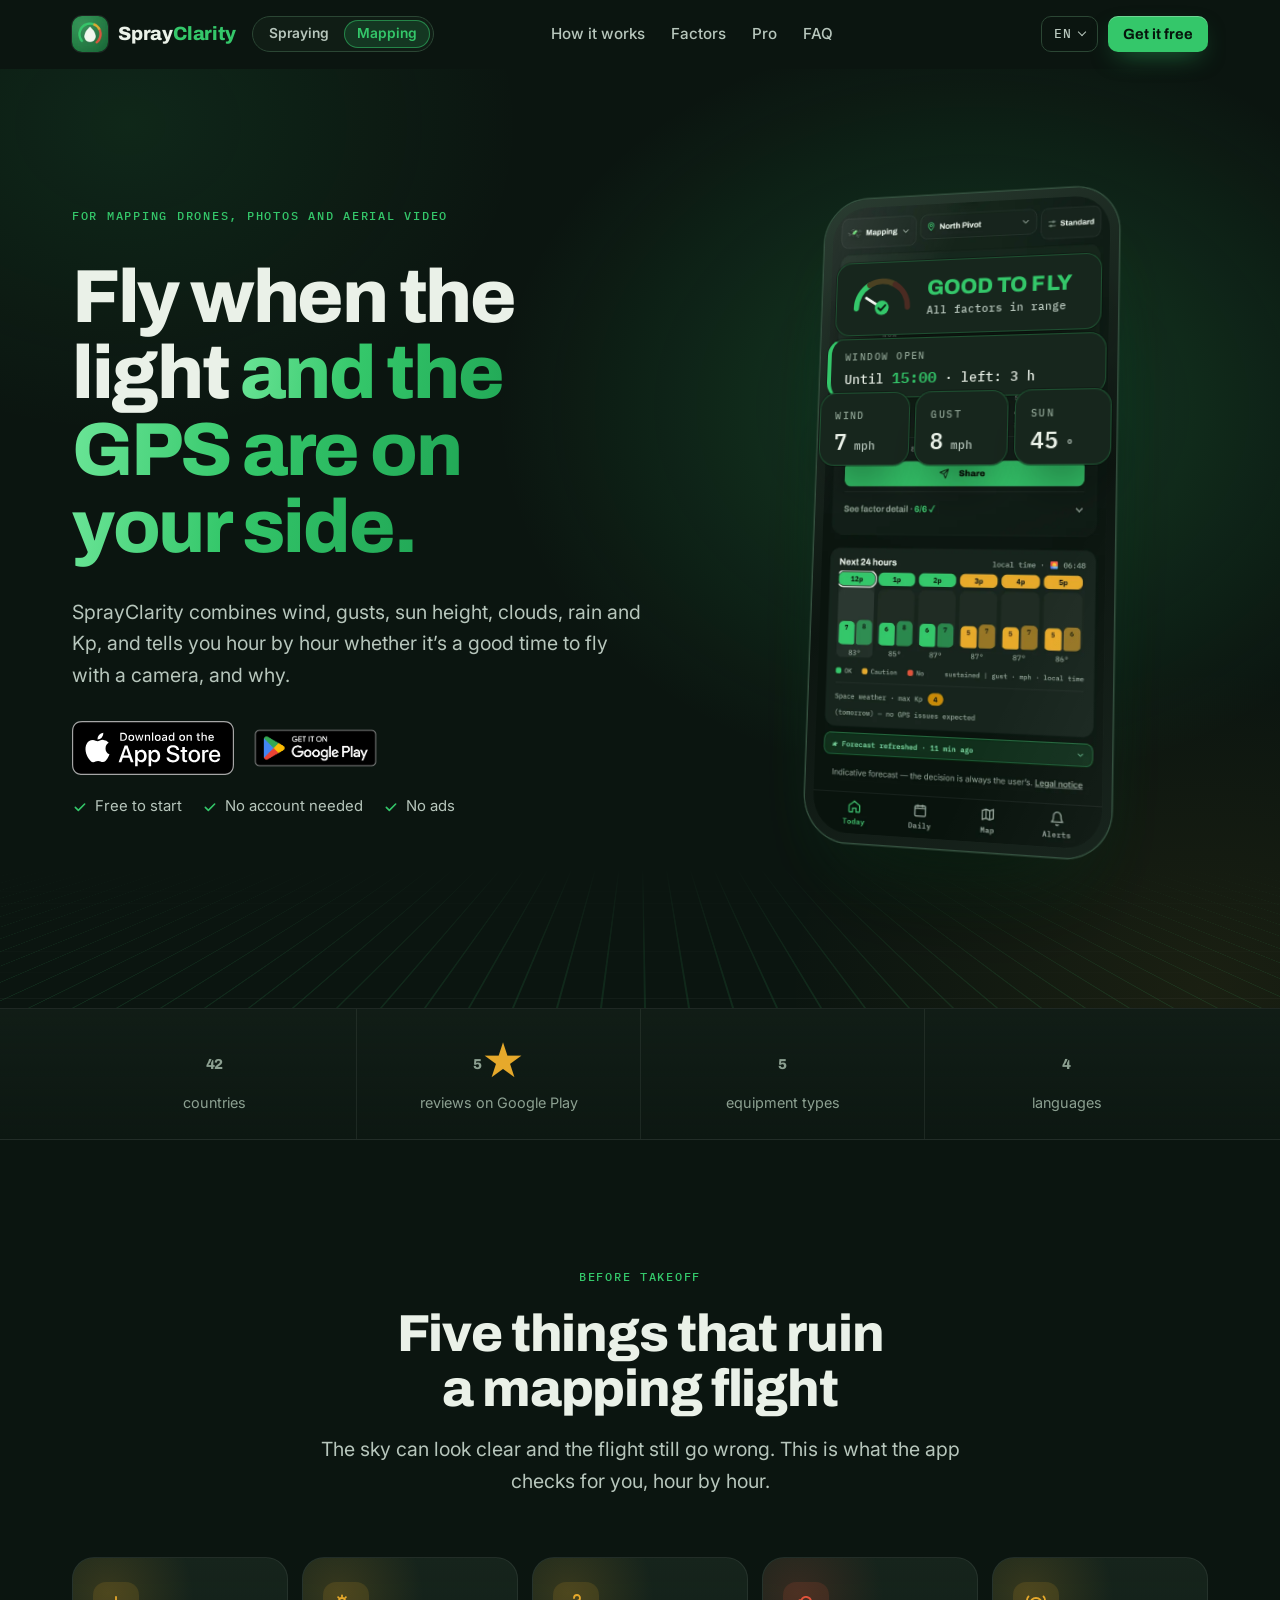
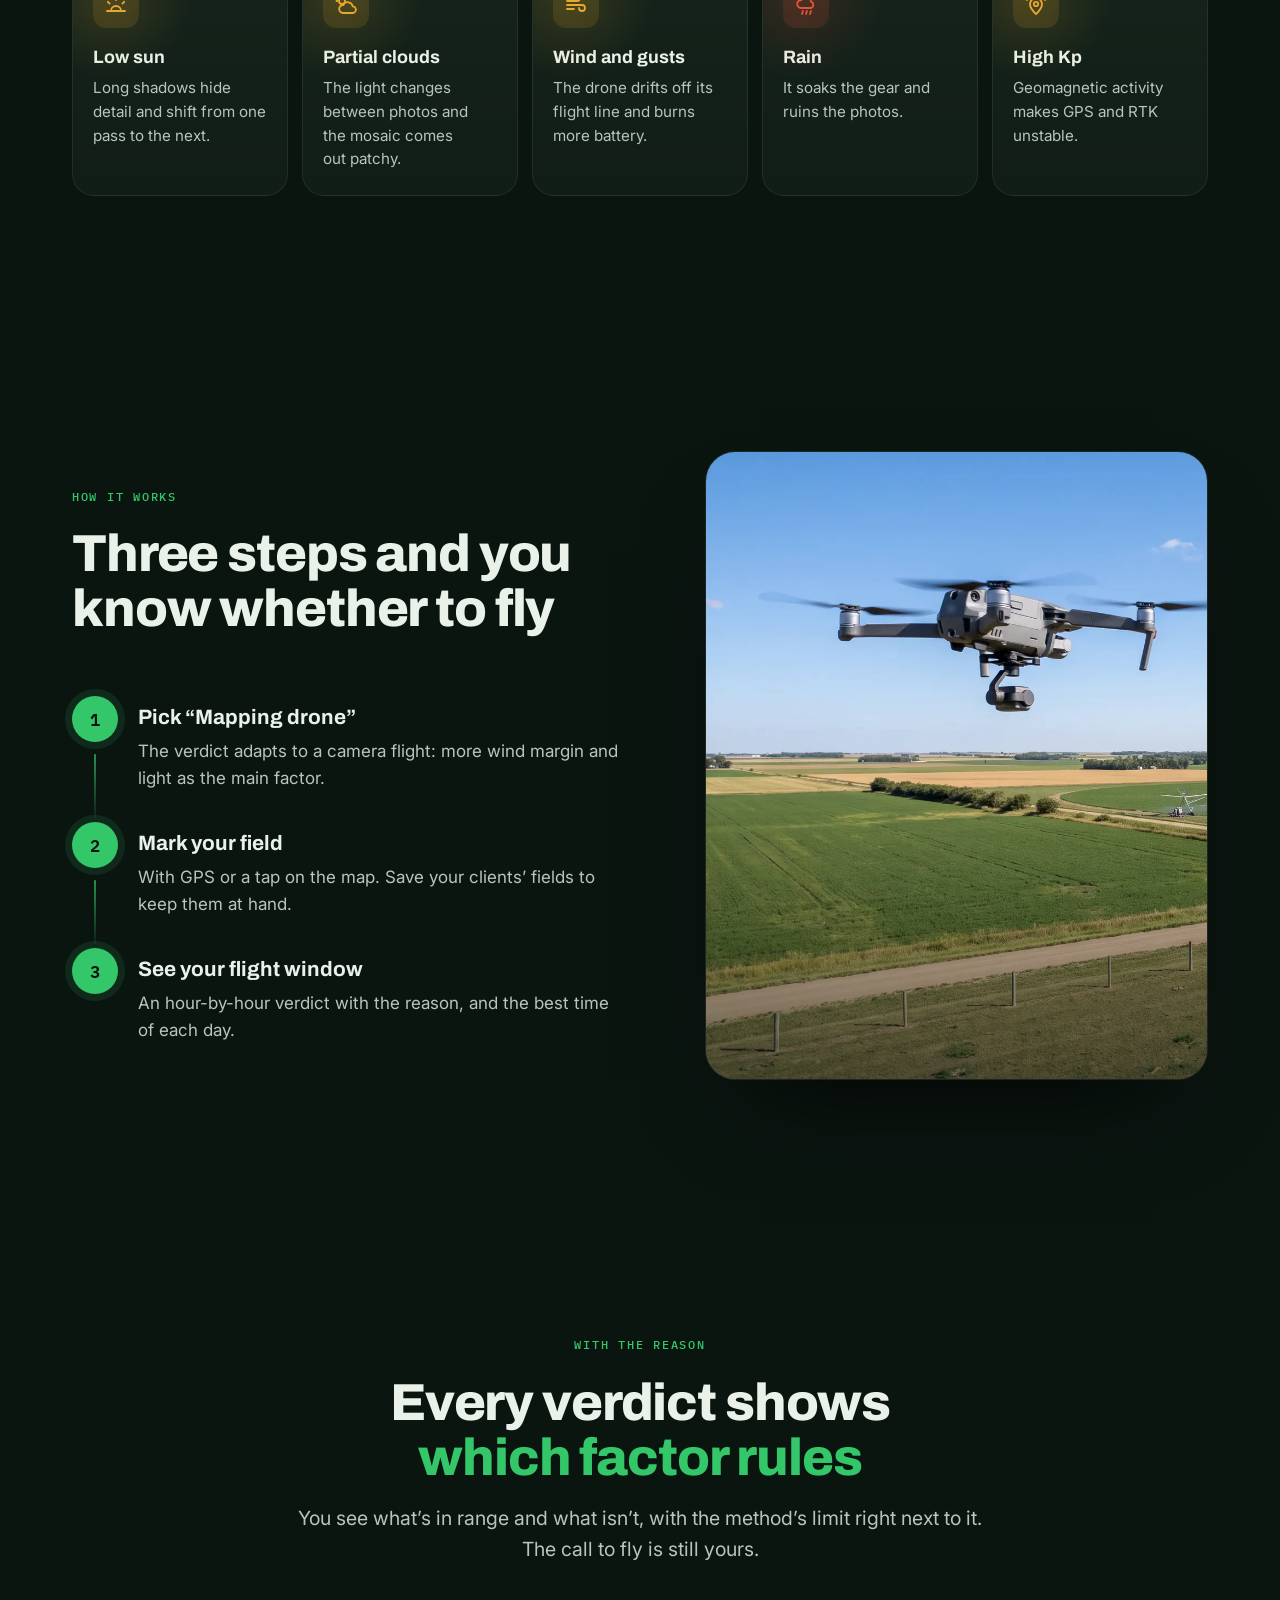
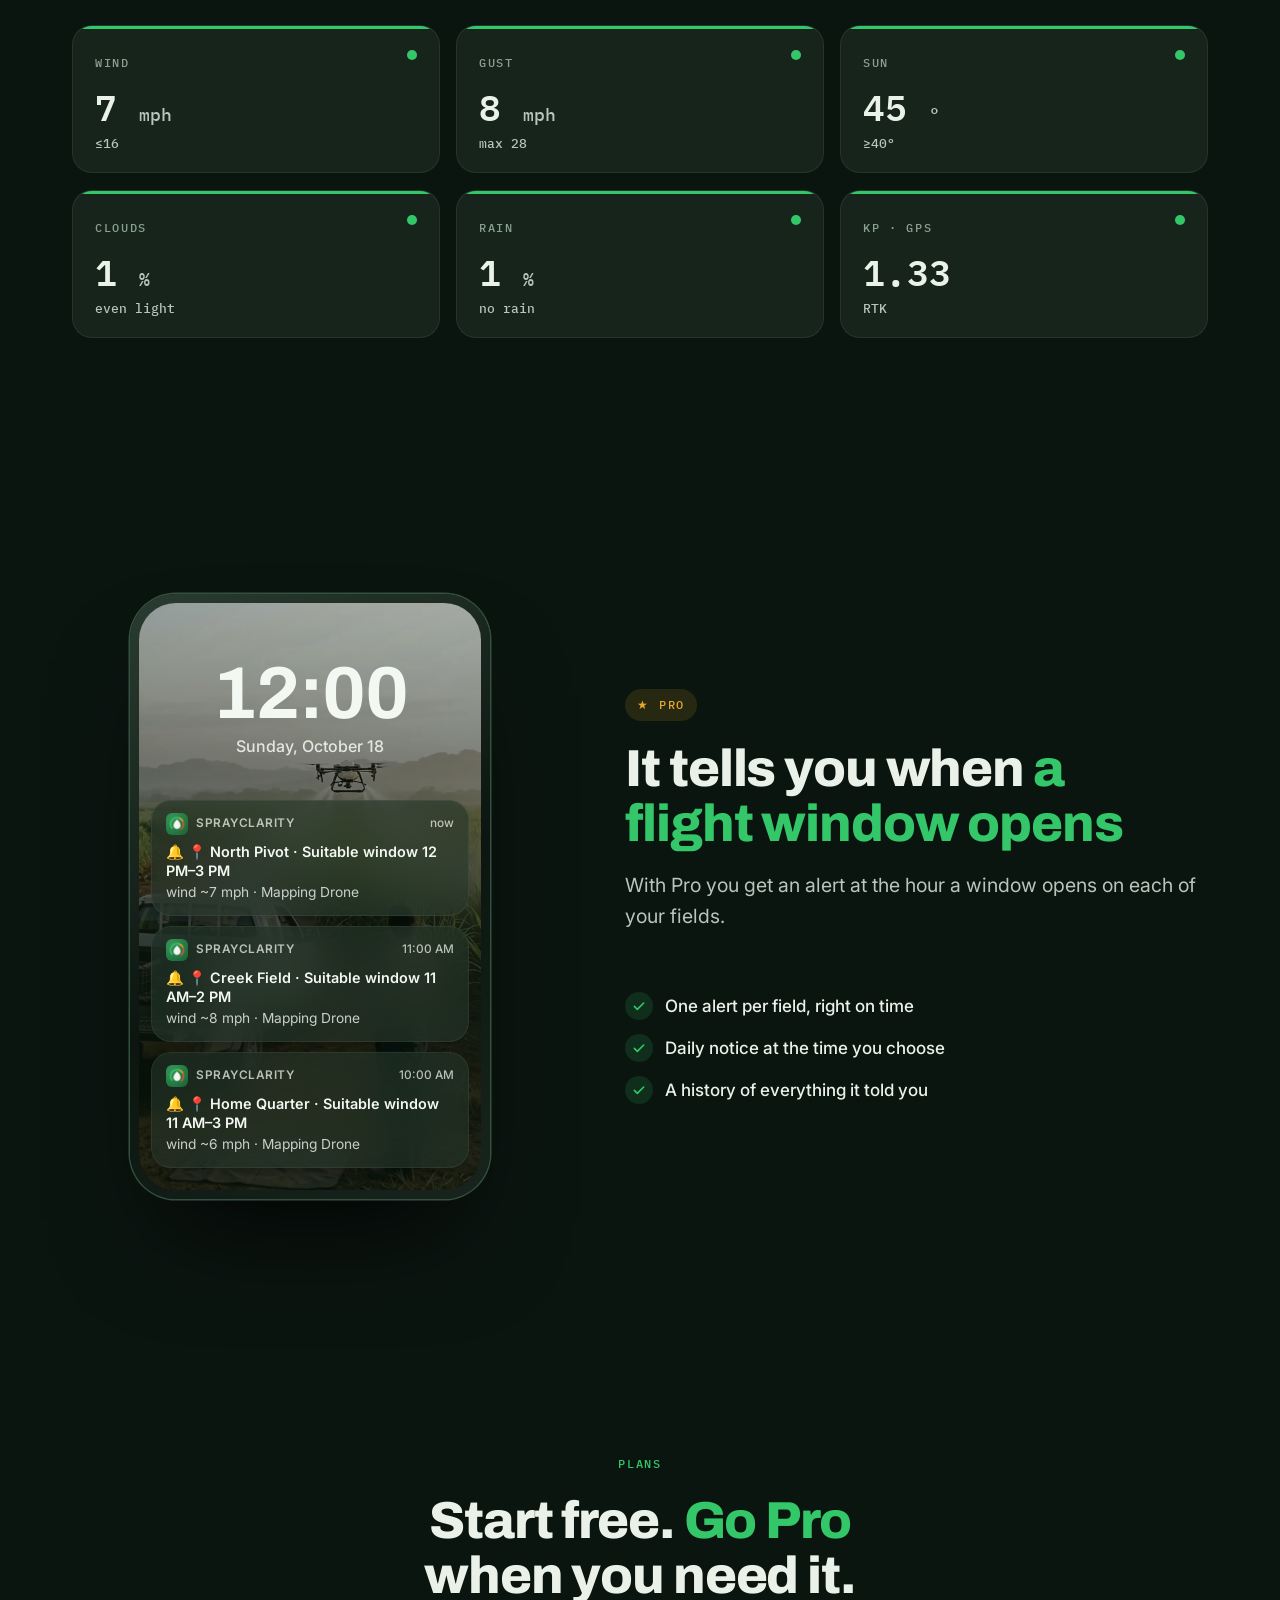
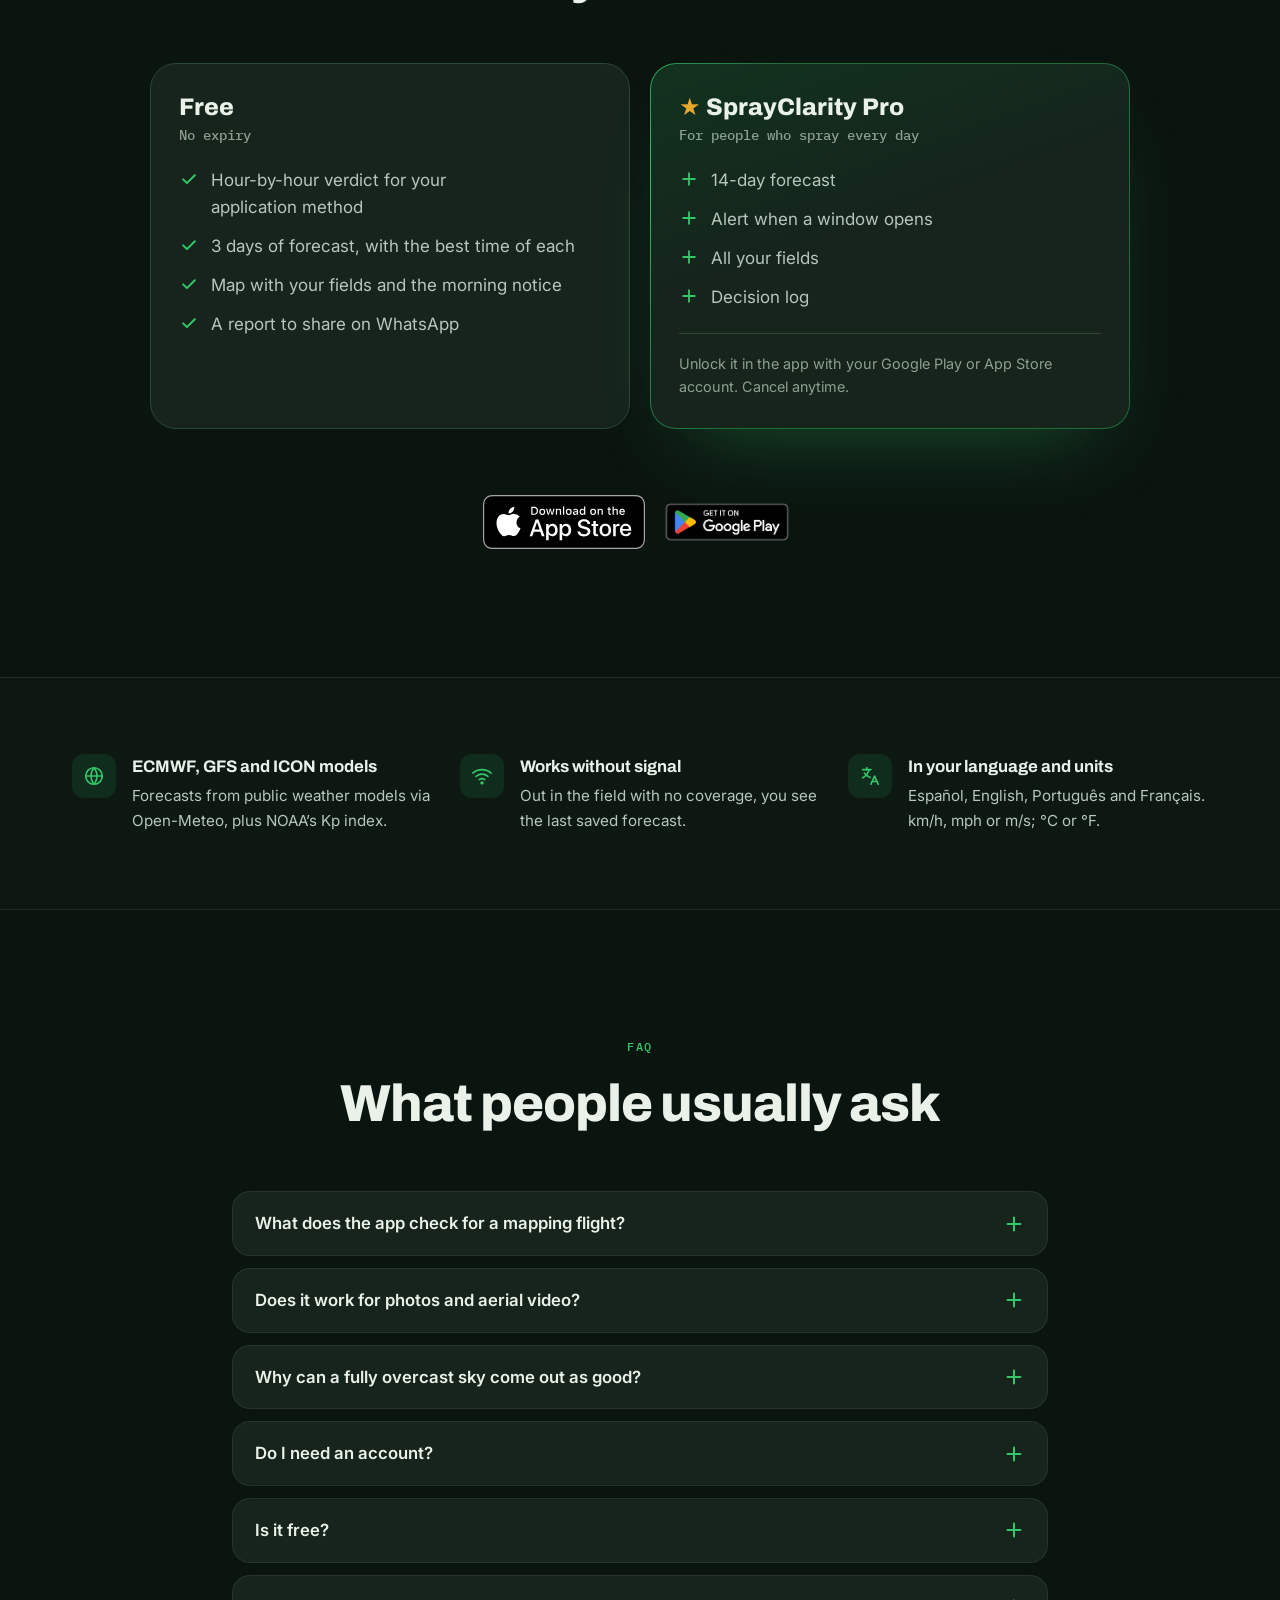
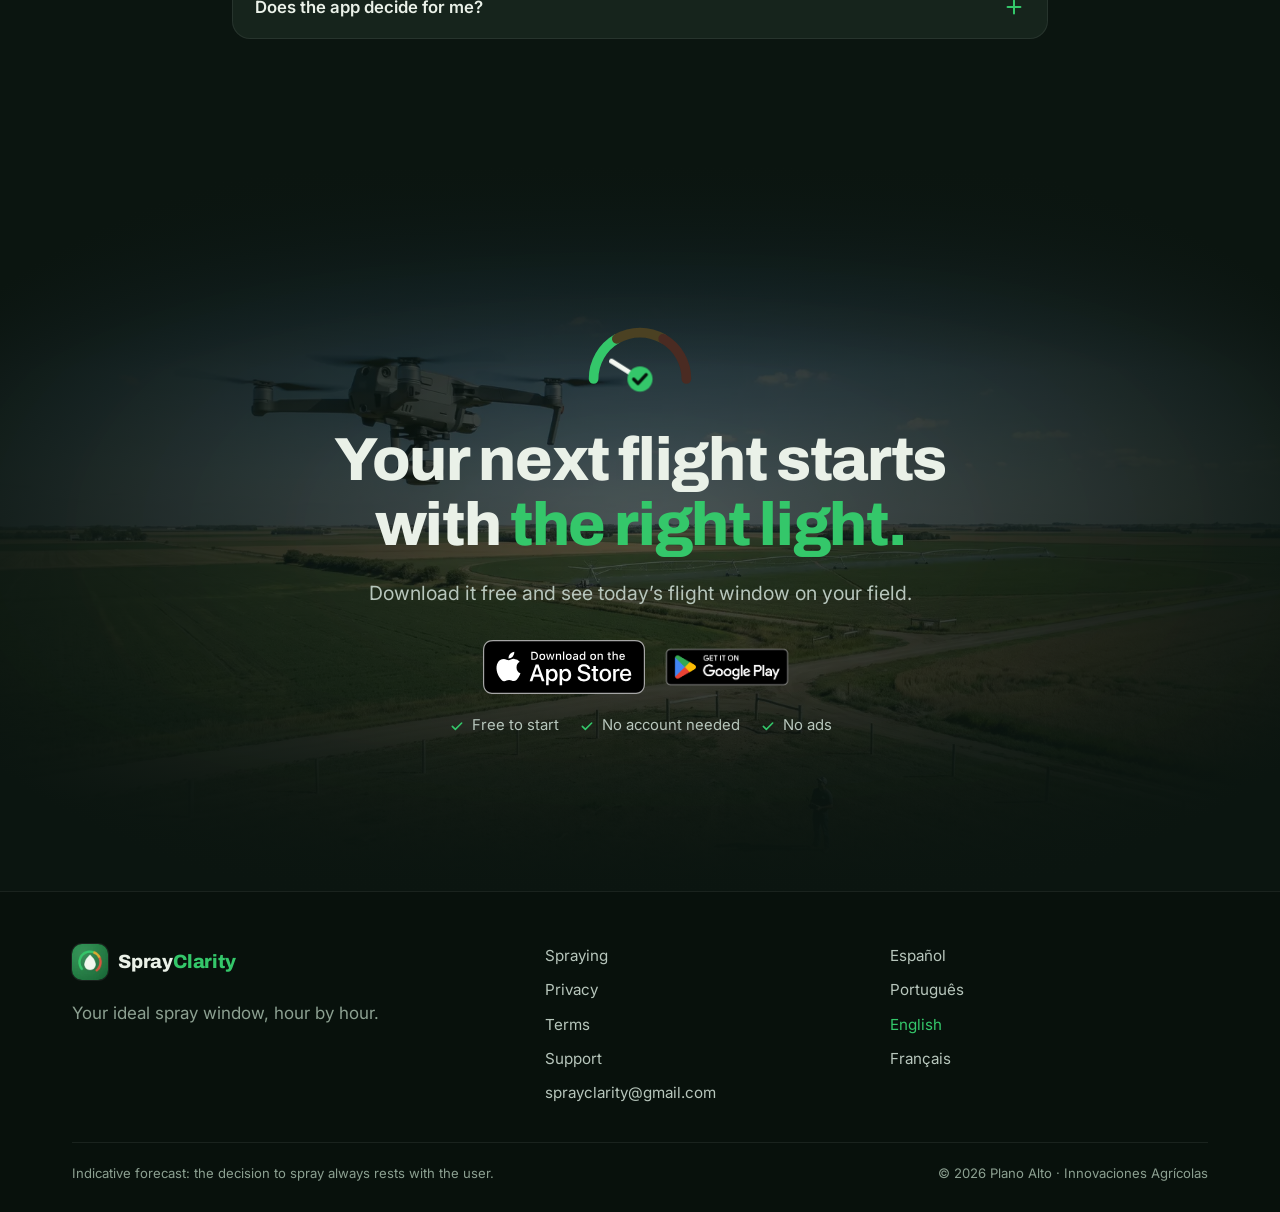
<file: en/mapping/index.html>
<!doctype html>
<html lang="en">
<head>
<meta charset="utf-8">
<meta name="viewport" content="width=device-width,initial-scale=1,viewport-fit=cover">
<title>SprayClarity for mapping drones · When to fly with good light and steady GPS</title>
<meta name="description" content="For maps, photos and aerial video: SprayClarity combines wind, gusts, sun height, clouds, rain and Kp and tells you, hour by hour, when to fly. Free on Android and iPhone.">
<link rel="canonical" href="https://sprayclarity.com/en/mapping/">
<link rel="alternate" hreflang="es" href="https://sprayclarity.com/mapeo/"><link rel="alternate" hreflang="pt-BR" href="https://sprayclarity.com/pt/mapeamento/"><link rel="alternate" hreflang="en" href="https://sprayclarity.com/en/mapping/"><link rel="alternate" hreflang="fr" href="https://sprayclarity.com/fr/cartographie/"><link rel="alternate" hreflang="x-default" href="https://sprayclarity.com/mapeo/">
<meta property="og:type" content="website"><meta property="og:site_name" content="SprayClarity"><meta property="og:locale" content="en_US">
<meta property="og:title" content="When to fly with good light and steady GPS"><meta property="og:description" content="An hour-by-hour verdict for mapping drones, photos and aerial video. Free, no account needed.">
<meta property="og:url" content="https://sprayclarity.com/en/mapping/"><meta property="og:image" content="https://sprayclarity.com/assets/landing/og-mapeo-en.jpg"><meta property="og:image:width" content="1200"><meta property="og:image:height" content="630">
<meta name="twitter:card" content="summary_large_image"><meta name="twitter:title" content="When to fly with good light and steady GPS"><meta name="twitter:description" content="An hour-by-hour verdict for mapping drones, photos and aerial video. Free, no account needed."><meta name="twitter:image" content="https://sprayclarity.com/assets/landing/og-mapeo-en.jpg">
<meta name="theme-color" content="#0B1510"><meta name="color-scheme" content="dark">
<link rel="icon" type="image/png" sizes="192x192" href="/assets/landing/img/icon-192.png"><link rel="apple-touch-icon" href="/assets/landing/img/icon-180.png">
<link rel="preconnect" href="https://fonts.googleapis.com"><link rel="preconnect" href="https://fonts.gstatic.com" crossorigin>
<link rel="stylesheet" href="https://fonts.googleapis.com/css2?family=Archivo:wght@700;800&family=IBM+Plex+Mono:wght@500;600&family=Inter:wght@400;500;600&display=swap">
<link rel="preload" as="image" href="/assets/landing/img/hoy-en-mapeo.webp" type="image/webp">
<link rel="stylesheet" href="/assets/landing/landing.css?v=6">

<script type="application/ld+json">{"@context":"https://schema.org","@type":"SoftwareApplication","name":"SprayClarity","operatingSystem":"Android, iOS","applicationCategory":"UtilitiesApplication","description":"For maps, photos and aerial video: SprayClarity combines wind, gusts, sun height, clouds, rain and Kp and tells you, hour by hour, when to fly. Free on Android and iPhone.","url":"https://sprayclarity.com/en/mapping/","inLanguage":"en","image":"https://sprayclarity.com/assets/landing/og-mapeo-en.jpg","publisher":{"@type":"Organization","name":"Plano Alto"},"downloadUrl":["https://play.google.com/store/apps/details?id=com.planoalto.sprayclarity","https://apps.apple.com/app/id6804949973"]}</script>
<script>window.SC={"lang":"en","founder":"Founder price until {d}","locale":"en","sug":{"es":{"url":"/mapeo/","msg":"Ver esta página en español"},"pt":{"url":"/pt/mapeamento/","msg":"Ver esta página em português"},"en":{"url":"/en/mapping/","msg":"View this page in English"},"fr":{"url":"/fr/cartographie/","msg":"Voir cette page en français"}}};document.documentElement.classList.add('js');setTimeout(function(){if(!window.SCok)document.documentElement.classList.remove('js')},3500);</script>
</head>
<body>
<a class="skip" href="#main">Skip to content</a>
<header class="nav" data-nav>
  <div class="wrap navin">
    <a class="brand" href="/en/mapping/" aria-label="SprayClarity"><img src="/assets/landing/img/icon-96.webp" width="36" height="36" alt=""><span>Spray<b>Clarity</b></span></a>
    <nav class="modo m-nav" aria-label="Spraying or mapping"><a href="/en/">Spraying</a><a href="/en/mapping/" aria-current="page">Mapping</a></nav>
    <nav class="links"><a href="#como">How it works</a><a href="#factores">Factors</a><a href="#pro">Pro</a><a href="#preguntas">FAQ</a></nav>
    <div class="navr">
      <details class="langs"><summary aria-label="Language">EN</summary><div class="langs-m"><a href="/mapeo/" hreflang="es" lang="es">Español</a><a href="/pt/mapeamento/" hreflang="pt-BR" lang="pt-BR">Português</a><a href="/en/mapping/" hreflang="en" lang="en" aria-current="page">English</a><a href="/fr/cartographie/" hreflang="fr" lang="fr">Français</a></div></details>
      <a class="btn sm" href="#descargar" data-cta>Get it free</a>
    </div>
  </div>
</header>
<div class="sug" data-sug hidden><span></span><a href="#"></a><button type="button" aria-label="×">×</button></div>
<main id="main">

<section class="hero">
  <div class="aurora" aria-hidden="true"></div>
  <div class="field" aria-hidden="true"><i></i></div>
  <div class="wrap hero-g">
    <div class="hero-t">
      <nav class="modo m-hero" aria-label="Spraying or mapping"><a href="/en/">Spraying</a><a href="/en/mapping/" aria-current="page">Mapping</a></nav>
      <p class="eyebrow" data-anim>For mapping drones, photos and aerial video</p>
      <h1 data-anim style="--i:1">Fly when the light <em>and the GPS are on your side.</em></h1>
      <p class="lead" data-anim style="--i:2">SprayClarity combines wind, gusts, sun height, clouds, rain and Kp, and tells you hour by hour whether it’s a good time to fly with a camera, and why.</p>
      <div data-anim style="--i:3"><div class="badges hero-b"><a href="https://apps.apple.com/app/id6804949973" rel="noopener" data-store="ios"><img src="/assets/landing/img/badges/app-store_en.svg" alt="Download on the App Store" width="162" height="54"></a><a href="https://play.google.com/store/apps/details?id=com.planoalto.sprayclarity&amp;referrer=utm_source%3Dsitio-mapeo-en" rel="noopener" data-store="android"><img src="/assets/landing/img/badges/google-play_en.png" alt="Get it on Google Play" width="140" height="54"></a></div></div>
      <ul class="micro" data-anim style="--i:4"><li><svg viewBox="0 0 24 24" fill="none" stroke="currentColor" stroke-width="2.4" stroke-linecap="round" stroke-linejoin="round"><path d="M5 12.5l4.5 4.5L19 7.5"/></svg>Free to start</li><li><svg viewBox="0 0 24 24" fill="none" stroke="currentColor" stroke-width="2.4" stroke-linecap="round" stroke-linejoin="round"><path d="M5 12.5l4.5 4.5L19 7.5"/></svg>No account needed</li><li><svg viewBox="0 0 24 24" fill="none" stroke="currentColor" stroke-width="2.4" stroke-linecap="round" stroke-linejoin="round"><path d="M5 12.5l4.5 4.5L19 7.5"/></svg>No ads</li></ul>
    </div>
    <div class="scene" data-scene>
      <div class="rigs">
      <div class="rig on play" data-m="mapeo" id="rig-mapeo" role="tabpanel" aria-labelledby="tab-mapeo" style="--oy:0.00%">
        <figure class="device"><img src="/assets/landing/img/hoy-en-mapeo.webp" width="720" height="1564" alt="SprayClarity Today screen with a mapping drone: good to fly, window open until 15:00" fetchpriority="high"></figure>
        <div class="chip c-verdict"><svg class="gauge mini" viewBox="0 0 120 86" aria-hidden="true"><path class="arc g" d="M12 60A48 48 0 0 1 36 18.4"/><path class="arc a" d="M36 18.4A48 48 0 0 1 84 18.4"/><path class="arc r" d="M84 18.4A48 48 0 0 1 108 60"/><g class="needle"><line x1="60" y1="60" x2="30.5" y2="41.5"/></g><circle class="hub" cx="60" cy="60" r="13"/><path class="tick" d="M53.5 60.2l4.4 4.4 8.6-9.2"/></svg><div><b>GOOD TO FLY</b><span>All factors in range</span></div></div>
        <div class="chip c-win"><span class="mono">WINDOW OPEN</span><p>Until <b>15:00</b> · left: 3 h</p></div>
        <div class="chip c-f c-f1"><span class="mono">WIND</span><b>7<small> mph</small></b></div><div class="chip c-f c-f2"><span class="mono">GUST</span><b>8<small> mph</small></b></div><div class="chip c-f c-f3"><span class="mono">SUN</span><b>45<small> °</small></b></div>
      </div>
      </div>
    </div>
  </div>
</section>

<section class="proof">
  <div class="wrap proof-g"><div class="pf" data-anim style="--i:0"><b data-count="42">42</b><span>countries</span></div><div class="pf" data-anim style="--i:1"><b data-count="5★">5★</b><span>reviews on Google Play</span></div><div class="pf" data-anim style="--i:2"><b data-count="5">5</b><span>equipment types</span></div><div class="pf" data-anim style="--i:3"><b data-count="4">4</b><span>languages</span></div></div>
</section>
<section class="sec prob" id="problema">
  <div class="wrap">
    <div class="sh" data-anim><p class="eyebrow">Before takeoff</p><h2>Five things that ruin a mapping flight</h2><p class="lead">The sky can look clear and the flight still go wrong. This is what the app checks for you, hour by hour.</p></div>
    <div class="kgrid"><article class="kc k-sol" data-anim style="--i:0" data-tilt><span class="ki"><svg viewBox="0 0 24 24" fill="none" stroke="currentColor" stroke-width="1.8" stroke-linecap="round" stroke-linejoin="round"><path d="M3 18h18"/><path d="M7 18a5 5 0 0 1 10 0"/><path d="M12 7V4"/><path d="M5.6 10.6 3.8 8.8"/><path d="M18.4 10.6l1.8-1.8"/></svg></span><h3>Low sun</h3><p>Long shadows hide detail and shift from one pass to the next.</p></article><article class="kc k-nubes" data-anim style="--i:1" data-tilt><span class="ki"><svg viewBox="0 0 24 24" fill="none" stroke="currentColor" stroke-width="1.8" stroke-linecap="round" stroke-linejoin="round"><circle cx="8" cy="8" r="3"/><path d="M8 2.5v1M2.5 8h1M4.1 4.1l.7.7M11.9 4.1l-.7.7"/><path d="M9 20a4 4 0 0 1 .3-8 5 5 0 0 1 9.4 1.4A3.3 3.3 0 0 1 18.5 20z"/></svg></span><h3>Partial clouds</h3><p>The light changes between photos and the mosaic comes out patchy.</p></article><article class="kc k-rafaga" data-anim style="--i:2" data-tilt><span class="ki"><svg viewBox="0 0 24 24" fill="none" stroke="currentColor" stroke-width="1.8" stroke-linecap="round"><path d="M3 8h10a3 3 0 1 0-3-3"/><path d="M3 12h15a3 3 0 1 1-3 3"/><path d="M3 16h7"/></svg></span><h3>Wind and gusts</h3><p>The drone drifts off its flight line and burns more battery.</p></article><article class="kc k-lluvia" data-anim style="--i:3" data-tilt><span class="ki"><svg viewBox="0 0 24 24" fill="none" stroke="currentColor" stroke-width="1.8" stroke-linecap="round" stroke-linejoin="round"><path d="M7 15a4 4 0 0 1 .4-8A5 5 0 0 1 17 8.6 3.4 3.4 0 0 1 17 15z"/><path d="M9 18l-1 3"/><path d="M13 18l-1 3"/><path d="M17 18l-1 3"/></svg></span><h3>Rain</h3><p>It soaks the gear and ruins the photos.</p></article><article class="kc k-kp" data-anim style="--i:4" data-tilt><span class="ki"><svg viewBox="0 0 24 24" fill="none" stroke="currentColor" stroke-width="1.8" stroke-linecap="round" stroke-linejoin="round"><path d="M12 21s-6-5.4-6-10a6 6 0 0 1 12 0c0 4.6-6 10-6 10z"/><circle cx="12" cy="11" r="2.2"/><path d="M19.5 3.5a5 5 0 0 1 1.5 3.5"/><path d="M4.5 3.5A5 5 0 0 0 3 7"/></svg></span><h3>High Kp</h3><p>Geomagnetic activity makes GPS and RTK unstable.</p></article></div>
  </div>
</section>
<section class="sec como" id="como">
  <div class="wrap como-g">
    <div class="como-t">
      <div class="sh left" data-anim><p class="eyebrow">How it works</p><h2>Three steps and you know whether to fly</h2></div>
      <ol class="steps"><li data-anim style="--i:0"><span class="sn">1</span><div><h3>Pick “Mapping drone”</h3><p>The verdict adapts to a camera flight: more wind margin and light as the main factor.</p></div></li><li data-anim style="--i:1"><span class="sn">2</span><div><h3>Mark your field</h3><p>With GPS or a tap on the map. Save your clients’ fields to keep them at hand.</p></div></li><li data-anim style="--i:2"><span class="sn">3</span><div><h3>See your flight window</h3><p>An hour-by-hour verdict with the reason, and the best time of each day.</p></div></li></ol>
    </div>
    <figure class="photo" data-anim data-parallax><img src="/assets/landing/img/mapeo-vertical.webp" width="1080" height="1350" alt="" loading="lazy"></figure>
  </div>
</section>
<section class="sec porque" id="factores">
  <div class="wrap">
    <div class="sh" data-anim><p class="eyebrow">With the reason</p><h2>Every verdict shows <em>which factor rules</em></h2><p class="lead">You see what’s in range and what isn’t, with the method’s limit right next to it. The call to fly is still yours.</p></div>
    <div class="fgrid"><div class="fc g" data-anim style="--i:0" data-tilt><span class="fk mono">WIND</span><i class="dot"></i><b class="fv">7 <small>mph</small></b><span class="fr">≤16</span></div><div class="fc g" data-anim style="--i:1" data-tilt><span class="fk mono">GUST</span><i class="dot"></i><b class="fv">8 <small>mph</small></b><span class="fr">max 28</span></div><div class="fc g" data-anim style="--i:2" data-tilt><span class="fk mono">SUN</span><i class="dot"></i><b class="fv">45 <small>°</small></b><span class="fr">≥40°</span></div><div class="fc g" data-anim style="--i:3" data-tilt><span class="fk mono">CLOUDS</span><i class="dot"></i><b class="fv">1 <small>%</small></b><span class="fr">even light</span></div><div class="fc g" data-anim style="--i:4" data-tilt><span class="fk mono">RAIN</span><i class="dot"></i><b class="fv">1 <small>%</small></b><span class="fr">no rain</span></div><div class="fc g" data-anim style="--i:5" data-tilt><span class="fk mono">KP · GPS</span><i class="dot"></i><b class="fv">1.33</b><span class="fr">RTK</span></div></div>
  </div>
</section>
<section class="sec alertas" id="alertas">
  <div class="wrap al-g">
    <div class="al-v"><div class="lockphone" data-anim><div class="lk"><div class="lk-clock">12:00</div><div class="lk-date">Sunday, October 18</div><div class="lk-list"><div class="ntf" style="--i:2"><div class="nh"><img src="/assets/landing/img/icon-96.webp" width="24" height="24" alt=""><span>SprayClarity</span><time>now</time></div><b>🔔 📍 North Pivot · Suitable window 12 PM–3 PM</b><p>wind ~7 mph · Mapping Drone</p></div><div class="ntf" style="--i:1"><div class="nh"><img src="/assets/landing/img/icon-96.webp" width="24" height="24" alt=""><span>SprayClarity</span><time>11:00 AM</time></div><b>🔔 📍 Creek Field · Suitable window 11 AM–2 PM</b><p>wind ~8 mph · Mapping Drone</p></div><div class="ntf" style="--i:0"><div class="nh"><img src="/assets/landing/img/icon-96.webp" width="24" height="24" alt=""><span>SprayClarity</span><time>10:00 AM</time></div><b>🔔 📍 Home Quarter · Suitable window 11 AM–3 PM</b><p>wind ~6 mph · Mapping Drone</p></div></div></div></div></div>
    <div class="al-t">
      <div class="sh left" data-anim><p class="eyebrow pro-eye">★ Pro</p><h2>It tells you when <em>a flight window opens</em></h2><p class="lead">With Pro you get an alert at the hour a window opens on each of your fields.</p></div>
      <ul class="ticks" data-anim style="--i:1"><li><svg viewBox="0 0 24 24" fill="none" stroke="currentColor" stroke-width="2.4" stroke-linecap="round" stroke-linejoin="round"><path d="M5 12.5l4.5 4.5L19 7.5"/></svg>One alert per field, right on time</li><li><svg viewBox="0 0 24 24" fill="none" stroke="currentColor" stroke-width="2.4" stroke-linecap="round" stroke-linejoin="round"><path d="M5 12.5l4.5 4.5L19 7.5"/></svg>Daily notice at the time you choose</li><li><svg viewBox="0 0 24 24" fill="none" stroke="currentColor" stroke-width="2.4" stroke-linecap="round" stroke-linejoin="round"><path d="M5 12.5l4.5 4.5L19 7.5"/></svg>A history of everything it told you</li></ul>
    </div>
  </div>
</section>
<section class="sec planes" id="pro">
  <div class="wrap">
    <div class="sh" data-anim><p class="eyebrow">Plans</p><h2>Start free. <em>Go Pro</em> when you need it.</h2></div>
    <div class="pgrid">
      <article class="plan" data-anim><h3>Free</h3><p class="ps">No expiry</p><ul><li><svg viewBox="0 0 24 24" fill="none" stroke="currentColor" stroke-width="2.4" stroke-linecap="round" stroke-linejoin="round"><path d="M5 12.5l4.5 4.5L19 7.5"/></svg>Hour-by-hour verdict for your application method</li><li><svg viewBox="0 0 24 24" fill="none" stroke="currentColor" stroke-width="2.4" stroke-linecap="round" stroke-linejoin="round"><path d="M5 12.5l4.5 4.5L19 7.5"/></svg>3 days of forecast, with the best time of each</li><li><svg viewBox="0 0 24 24" fill="none" stroke="currentColor" stroke-width="2.4" stroke-linecap="round" stroke-linejoin="round"><path d="M5 12.5l4.5 4.5L19 7.5"/></svg>Map with your fields and the morning notice</li><li><svg viewBox="0 0 24 24" fill="none" stroke="currentColor" stroke-width="2.4" stroke-linecap="round" stroke-linejoin="round"><path d="M5 12.5l4.5 4.5L19 7.5"/></svg>A report to share on WhatsApp</li></ul></article>
      <article class="plan pro" data-anim style="--i:1"><h3><span class="star">★</span> SprayClarity Pro</h3><p class="ps">For people who spray every day</p><ul><li><svg viewBox="0 0 24 24" fill="none" stroke="currentColor" stroke-width="2.2" stroke-linecap="round"><path d="M12 5v14M5 12h14"/></svg>14-day forecast</li><li><svg viewBox="0 0 24 24" fill="none" stroke="currentColor" stroke-width="2.2" stroke-linecap="round"><path d="M12 5v14M5 12h14"/></svg>Alert when a window opens</li><li><svg viewBox="0 0 24 24" fill="none" stroke="currentColor" stroke-width="2.2" stroke-linecap="round"><path d="M12 5v14M5 12h14"/></svg>All your fields</li><li><svg viewBox="0 0 24 24" fill="none" stroke="currentColor" stroke-width="2.2" stroke-linecap="round"><path d="M12 5v14M5 12h14"/></svg>Decision log</li></ul><p class="how">Unlock it in the app with your Google Play or App Store account. Cancel anytime.</p><p class="founder" data-founder hidden></p></article>
    </div>
    <div class="pcta" data-anim><div class="badges "><a href="https://apps.apple.com/app/id6804949973" rel="noopener" data-store="ios"><img src="/assets/landing/img/badges/app-store_en.svg" alt="Download on the App Store" width="162" height="54"></a><a href="https://play.google.com/store/apps/details?id=com.planoalto.sprayclarity&amp;referrer=utm_source%3Dsitio-mapeo-en" rel="noopener" data-store="android"><img src="/assets/landing/img/badges/google-play_en.png" alt="Get it on Google Play" width="140" height="54"></a></div></div>
  </div>
</section>
<section class="sec datos">
  <div class="wrap dgrid"><div class="dc" data-anim style="--i:0"><span class="di"><svg viewBox="0 0 24 24" fill="none" stroke="currentColor" stroke-width="1.8" stroke-linecap="round" stroke-linejoin="round"><circle cx="12" cy="12" r="9"/><path d="M3 12h18"/><path d="M12 3a14 14 0 0 1 0 18"/><path d="M12 3a14 14 0 0 0 0 18"/></svg></span><div><h3>ECMWF, GFS and ICON models</h3><p>Forecasts from public weather models via Open-Meteo, plus NOAA’s Kp index.</p></div></div><div class="dc" data-anim style="--i:1"><span class="di"><svg viewBox="0 0 24 24" fill="none" stroke="currentColor" stroke-width="1.8" stroke-linecap="round" stroke-linejoin="round"><path d="M2 8.8a15 15 0 0 1 20 0"/><path d="M5.5 12.4a10 10 0 0 1 13 0"/><path d="M9 16a5 5 0 0 1 6 0"/><circle cx="12" cy="19.5" r="1"/></svg></span><div><h3>Works without signal</h3><p>Out in the field with no coverage, you see the last saved forecast.</p></div></div><div class="dc" data-anim style="--i:2"><span class="di"><svg viewBox="0 0 24 24" fill="none" stroke="currentColor" stroke-width="1.8" stroke-linecap="round" stroke-linejoin="round"><path d="M4 5h9"/><path d="M8.5 3v2"/><path d="M11 5c-1 4-3.5 7-7 9"/><path d="M6 9c1.5 2 3.5 3.5 6 4.5"/><path d="M13 21l4-9 4 9"/><path d="M14.5 18h5"/></svg></span><div><h3>In your language and units</h3><p>Español, English, Português and Français. km/h, mph or m/s; °C or °F.</p></div></div></div>
</section>
<section class="sec faq" id="preguntas">
  <div class="wrap faq-w">
    <div class="sh" data-anim><p class="eyebrow">FAQ</p><h2>What people usually ask</h2></div>
    <div class="qs"><details class="q" name="faq" data-anim style="--i:0"><summary><span>What does the app check for a mapping flight?</span><svg viewBox="0 0 24 24" fill="none" stroke="currentColor" stroke-width="2.2" stroke-linecap="round"><path d="M12 5v14M5 12h14"/></svg></summary><div class="qa"><p>Wind and gusts, the sun’s height (ideal light from 40°; below that it warns you about shadows), partial clouds, rain and the GPS Kp index. You can adjust the limits to your drone.</p></div></details><details class="q" name="faq" data-anim style="--i:1"><summary><span>Does it work for photos and aerial video?</span><svg viewBox="0 0 24 24" fill="none" stroke="currentColor" stroke-width="2.2" stroke-linecap="round"><path d="M12 5v14M5 12h14"/></svg></summary><div class="qa"><p>Yes. The same factors make a good camera flight: even light, manageable wind and steady GPS.</p></div></details><details class="q" name="faq" data-anim style="--i:2"><summary><span>Why can a fully overcast sky come out as good?</span><svg viewBox="0 0 24 24" fill="none" stroke="currentColor" stroke-width="2.2" stroke-linecap="round"><path d="M12 5v14M5 12h14"/></svg></summary><div class="qa"><p>Because it gives even light, with no hard shadows. What the app flags with caution are partial clouds, which make the light change from one photo to the next.</p></div></details><details class="q" name="faq" data-anim style="--i:3"><summary><span>Do I need an account?</span><svg viewBox="0 0 24 24" fill="none" stroke="currentColor" stroke-width="2.2" stroke-linecap="round"><path d="M12 5v14M5 12h14"/></svg></summary><div class="qa"><p>No. Open the app, pick “Mapping drone” and your field, and you see your window.</p></div></details><details class="q" name="faq" data-anim style="--i:0"><summary><span>Is it free?</span><svg viewBox="0 0 24 24" fill="none" stroke="currentColor" stroke-width="2.2" stroke-linecap="round"><path d="M12 5v14M5 12h14"/></svg></summary><div class="qa"><p>Yes. The hour-by-hour verdict, 3 days of forecast, the map with your fields and the morning notice are free and never expire. Pro adds 14 days, window alerts, all your fields and the decision log.</p></div></details><details class="q" name="faq" data-anim style="--i:1"><summary><span>Does the app decide for me?</span><svg viewBox="0 0 24 24" fill="none" stroke="currentColor" stroke-width="2.2" stroke-linecap="round"><path d="M12 5v14M5 12h14"/></svg></summary><div class="qa"><p>No. The forecast is indicative and the decision to fly is always yours.</p></div></details></div>
  </div>
</section>
<section class="final" id="descargar">
  <div class="final-bg wide" aria-hidden="true"><img src="/assets/landing/img/mapeo-ancho.webp" width="1800" height="1004" alt="" loading="lazy"></div>
  <div class="wrap final-in">
    <div data-anim><svg class="gauge end" viewBox="0 0 120 86" aria-hidden="true"><path class="arc g" d="M12 60A48 48 0 0 1 36 18.4"/><path class="arc a" d="M36 18.4A48 48 0 0 1 84 18.4"/><path class="arc r" d="M84 18.4A48 48 0 0 1 108 60"/><g class="needle"><line x1="60" y1="60" x2="30.5" y2="41.5"/></g><circle class="hub" cx="60" cy="60" r="13"/><path class="tick" d="M53.5 60.2l4.4 4.4 8.6-9.2"/></svg></div>
    <h2 data-anim style="--i:1">Your next flight starts with <em>the right light.</em></h2>
    <p class="lead" data-anim style="--i:2">Download it free and see today’s flight window on your field.</p>
    <div data-anim style="--i:3"><div class="badges center"><a href="https://apps.apple.com/app/id6804949973" rel="noopener" data-store="ios"><img src="/assets/landing/img/badges/app-store_en.svg" alt="Download on the App Store" width="162" height="54"></a><a href="https://play.google.com/store/apps/details?id=com.planoalto.sprayclarity&amp;referrer=utm_source%3Dsitio-mapeo-en" rel="noopener" data-store="android"><img src="/assets/landing/img/badges/google-play_en.png" alt="Get it on Google Play" width="140" height="54"></a></div></div>
    <ul class="micro center" data-anim style="--i:4"><li><svg viewBox="0 0 24 24" fill="none" stroke="currentColor" stroke-width="2.4" stroke-linecap="round" stroke-linejoin="round"><path d="M5 12.5l4.5 4.5L19 7.5"/></svg>Free to start</li><li><svg viewBox="0 0 24 24" fill="none" stroke="currentColor" stroke-width="2.4" stroke-linecap="round" stroke-linejoin="round"><path d="M5 12.5l4.5 4.5L19 7.5"/></svg>No account needed</li><li><svg viewBox="0 0 24 24" fill="none" stroke="currentColor" stroke-width="2.4" stroke-linecap="round" stroke-linejoin="round"><path d="M5 12.5l4.5 4.5L19 7.5"/></svg>No ads</li></ul>
  </div>
</section>
</main>

<footer class="foot">
  <div class="wrap foot-g">
    <div class="fb"><a class="brand" href="/en/mapping/"><img src="/assets/landing/img/icon-96.webp" width="32" height="32" alt=""><span>Spray<b>Clarity</b></span></a><p>Your ideal spray window, hour by hour.</p></div>
    <nav class="fl"><a href="/en/">Spraying</a><a href="/privacidad/#en">Privacy</a><a href="/terminos/">Terms</a><a href="/soporte/">Support</a><a href="mailto:sprayclarity@gmail.com">sprayclarity@gmail.com</a></nav>
    <nav class="fl" aria-label="Language"><a href="/mapeo/" hreflang="es" lang="es">Español</a><a href="/pt/mapeamento/" hreflang="pt-BR" lang="pt-BR">Português</a><a href="/en/mapping/" hreflang="en" lang="en" aria-current="page">English</a><a href="/fr/cartographie/" hreflang="fr" lang="fr">Français</a></nav>
  </div>
  <div class="wrap"><div class="fine"><p>Indicative forecast: the decision to spray always rests with the user.</p><p>© 2026 Plano Alto · Innovaciones Agrícolas</p></div></div>
</footer>
<script src="/assets/landing/landing.js?v=6" defer></script>
</body>
</html>
</file>
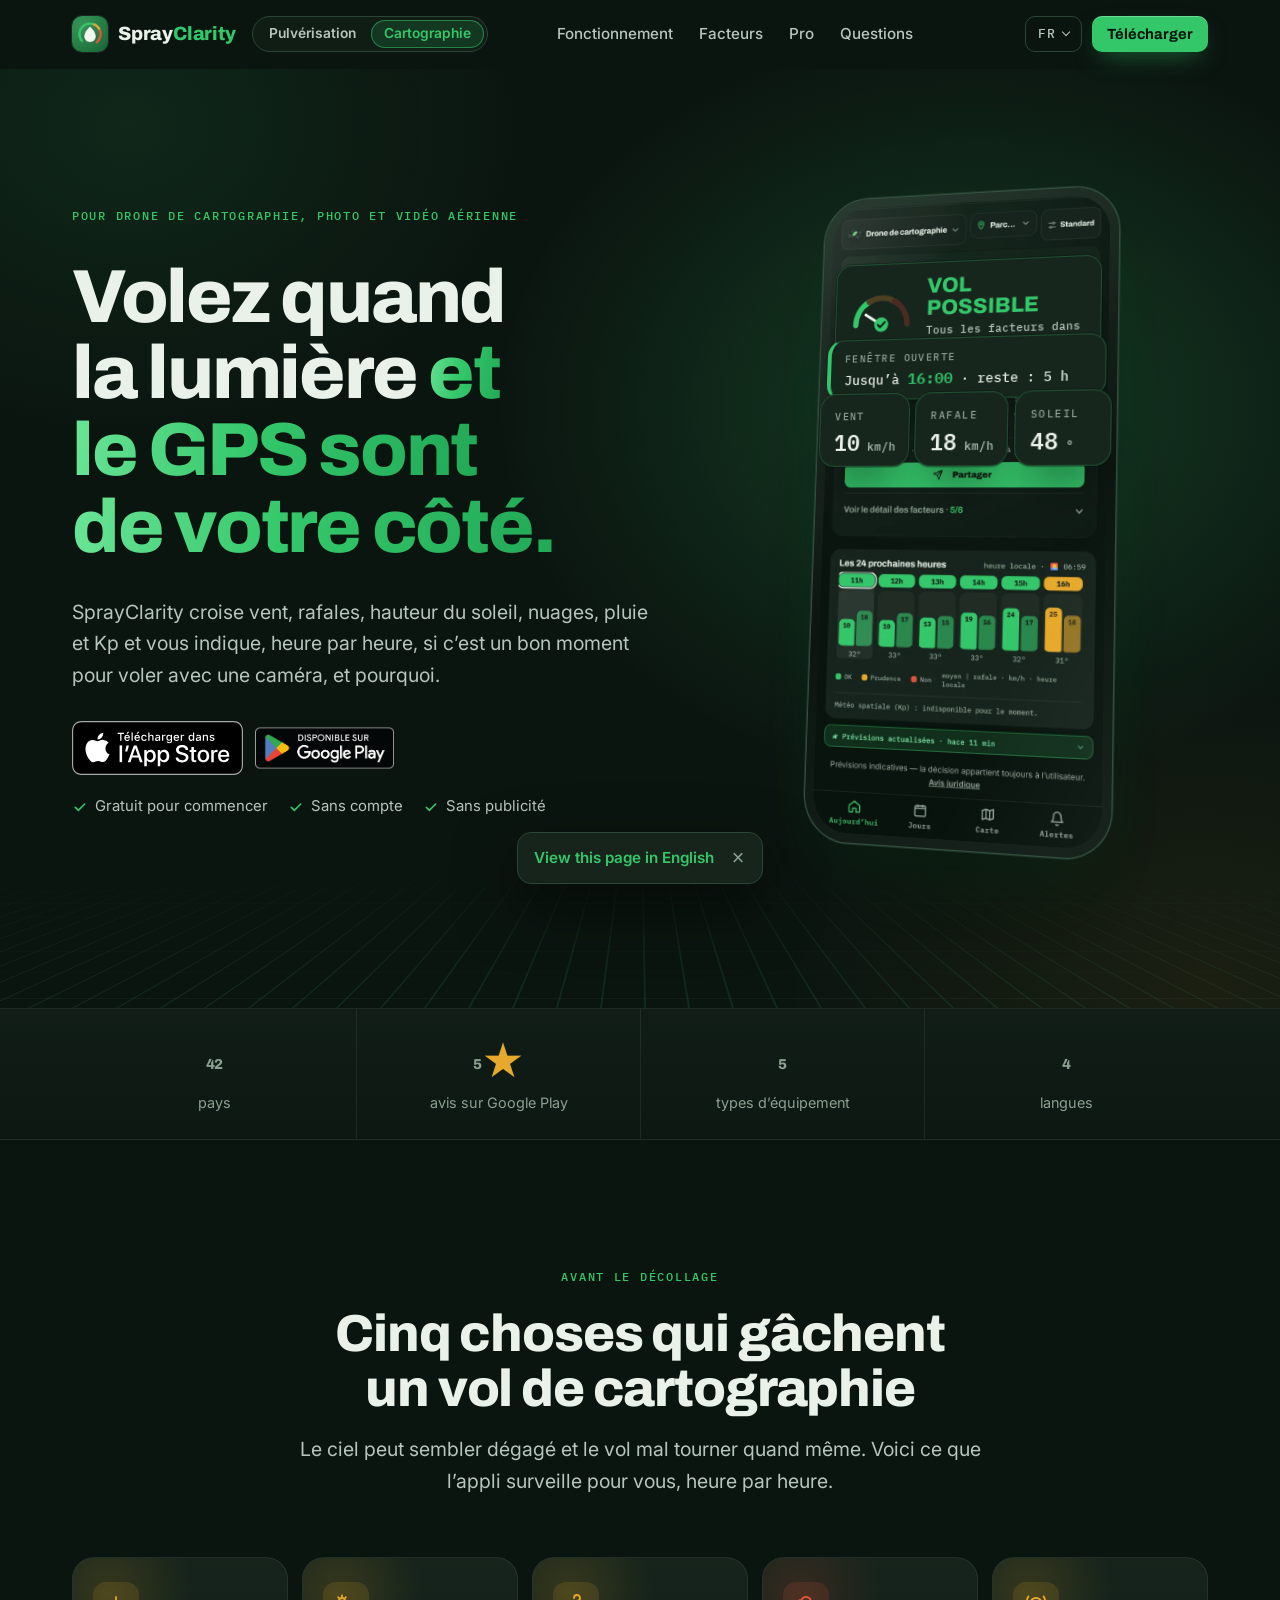
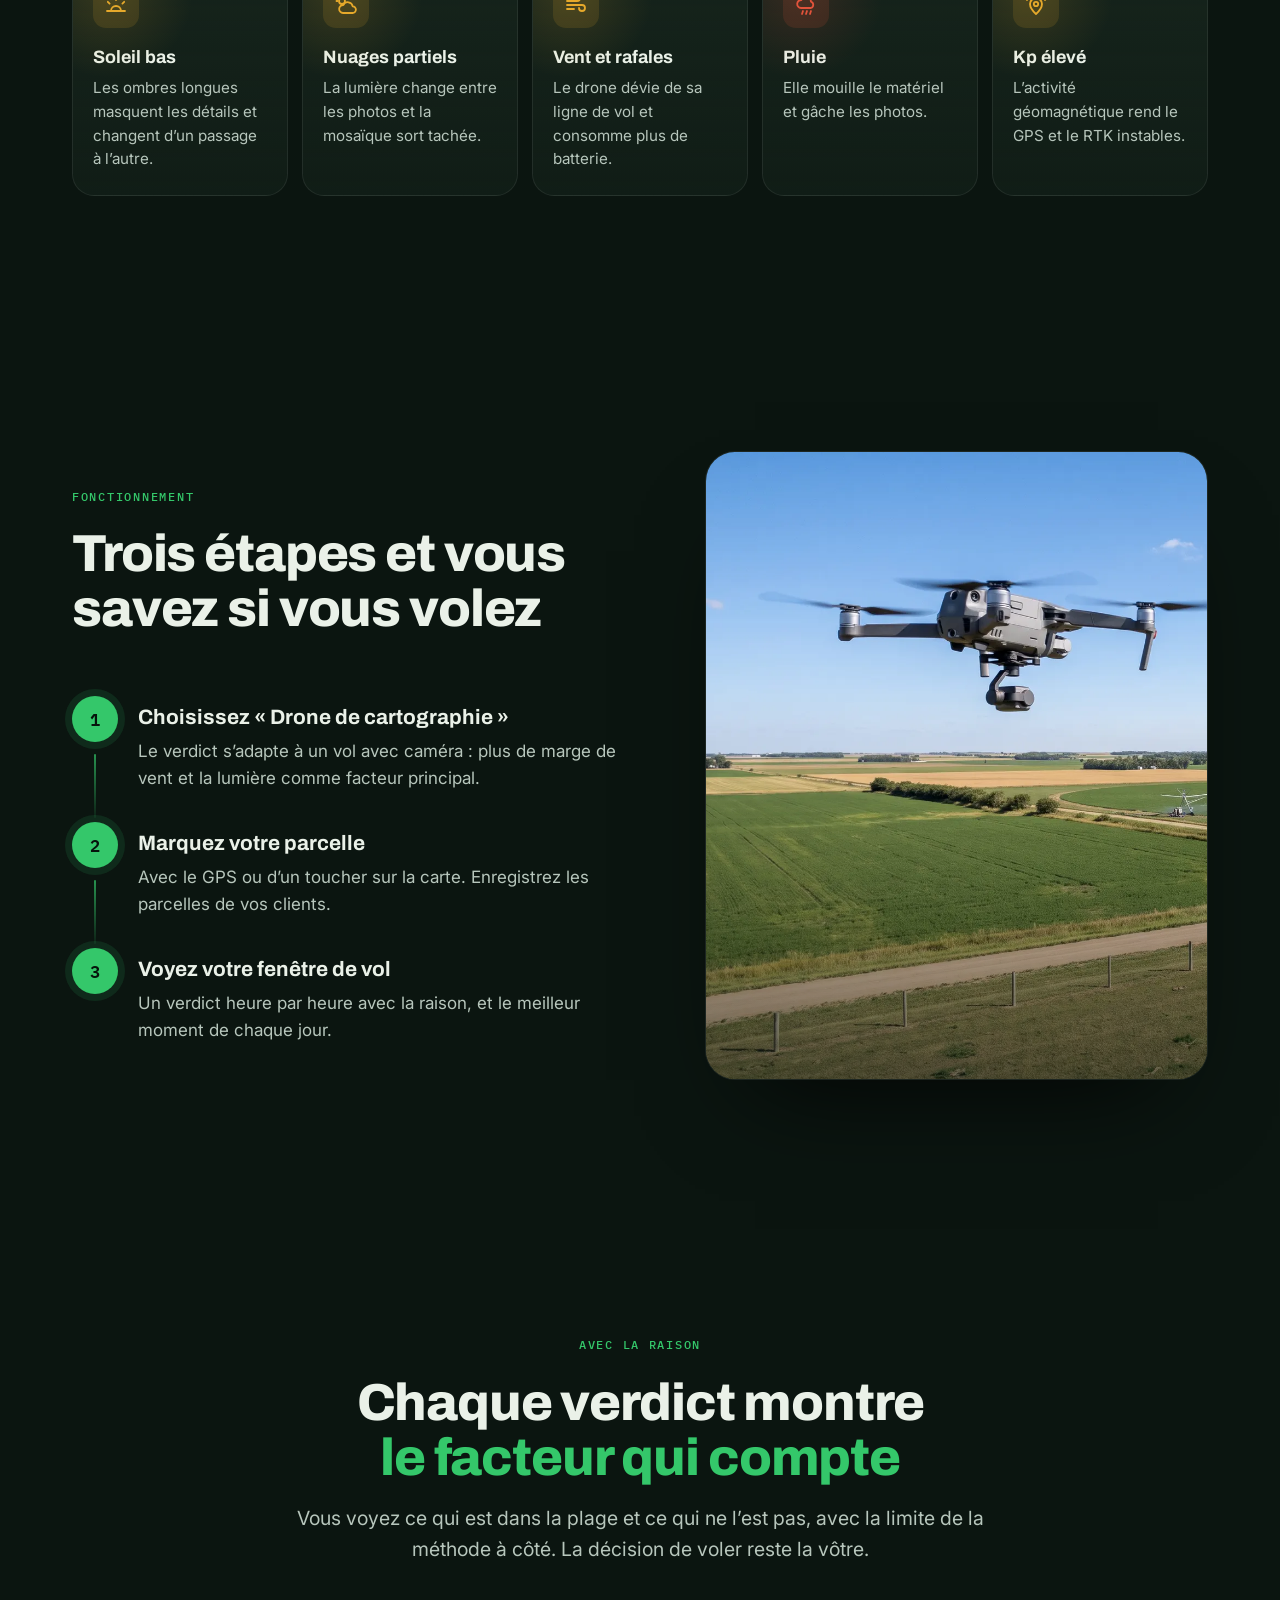
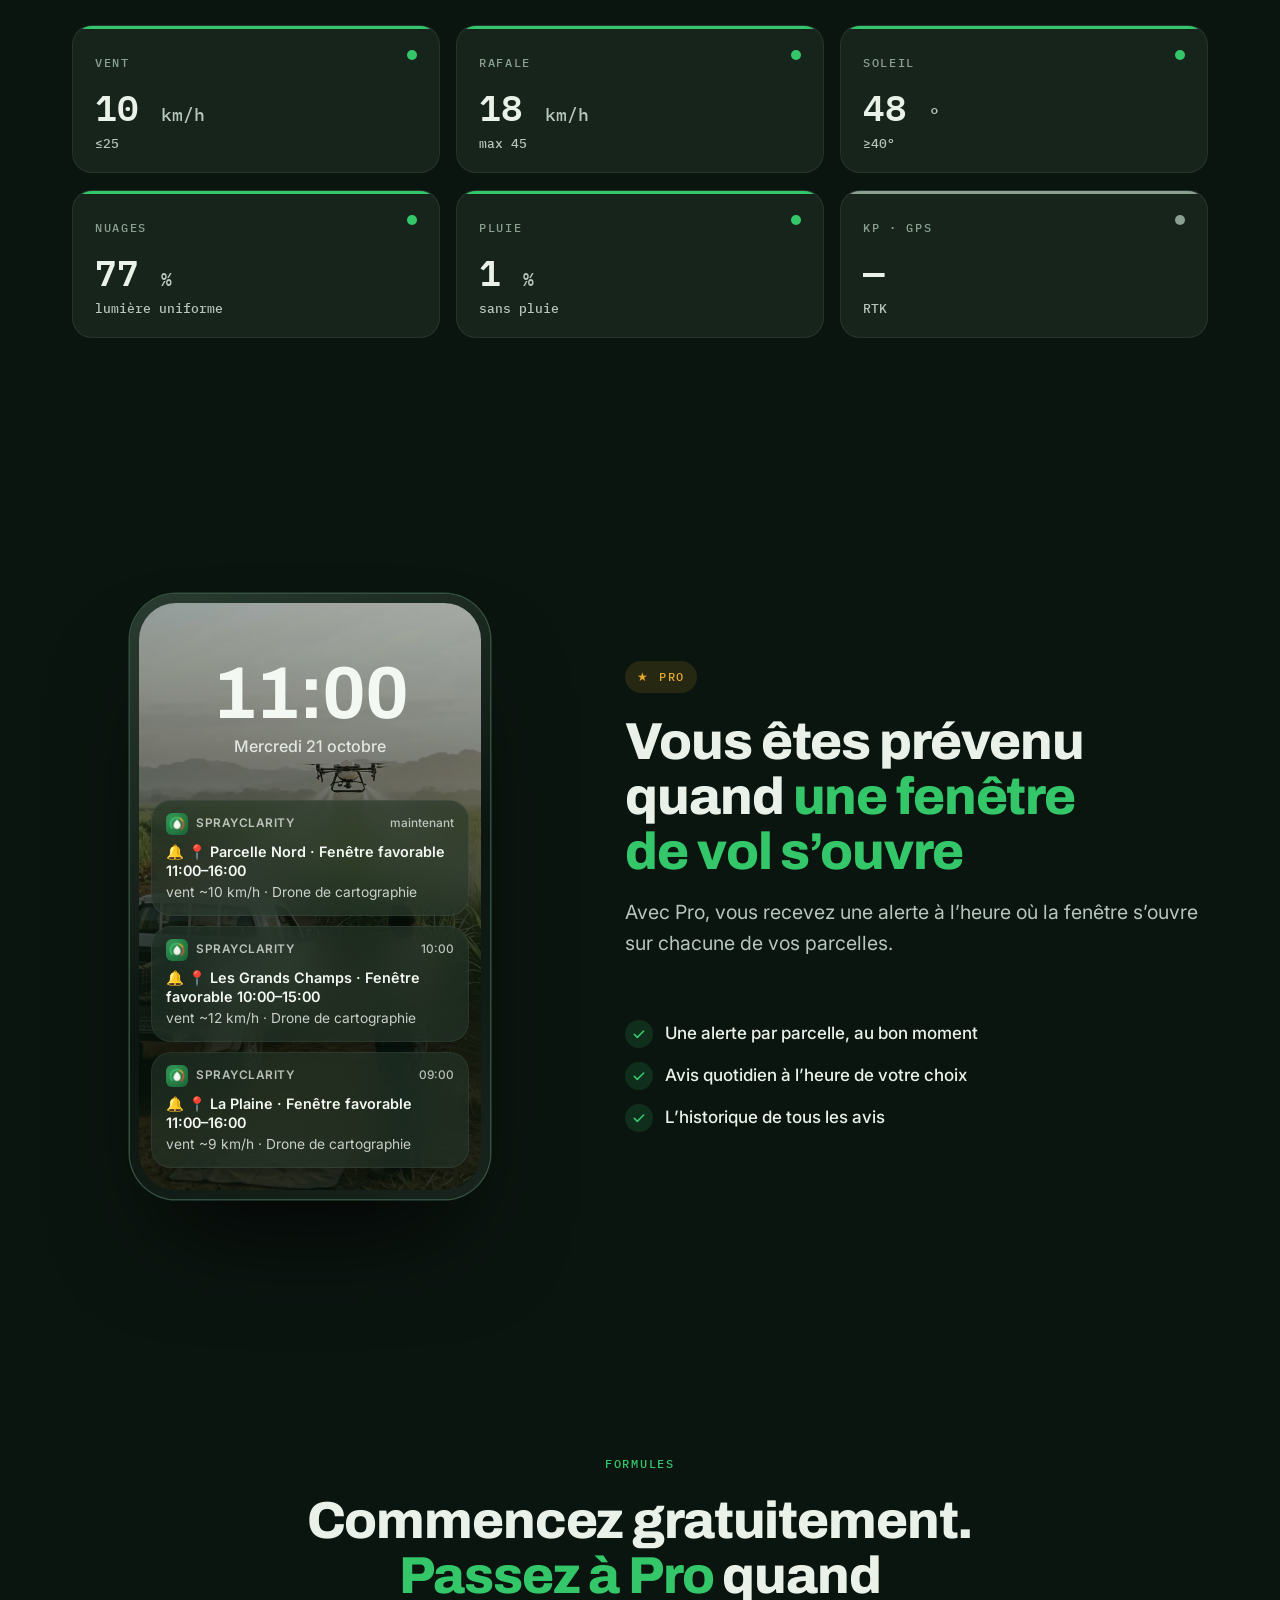
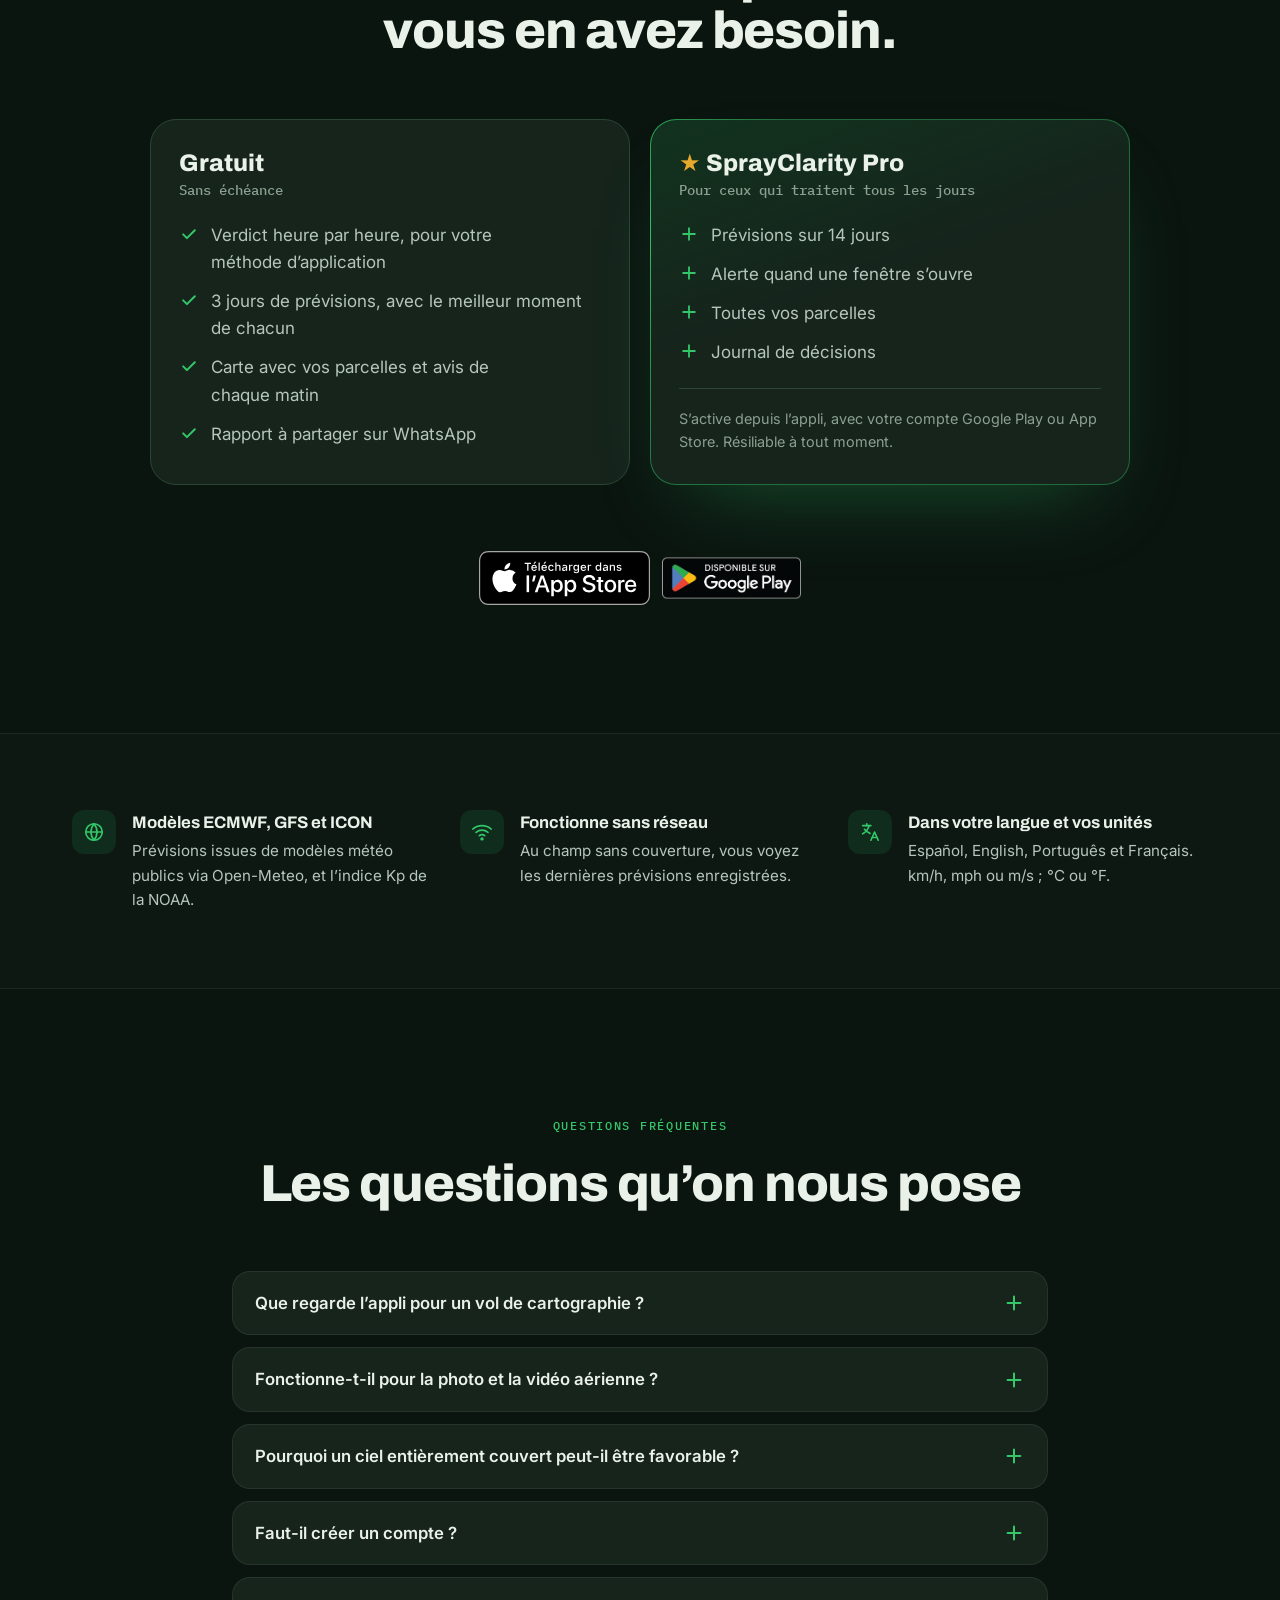
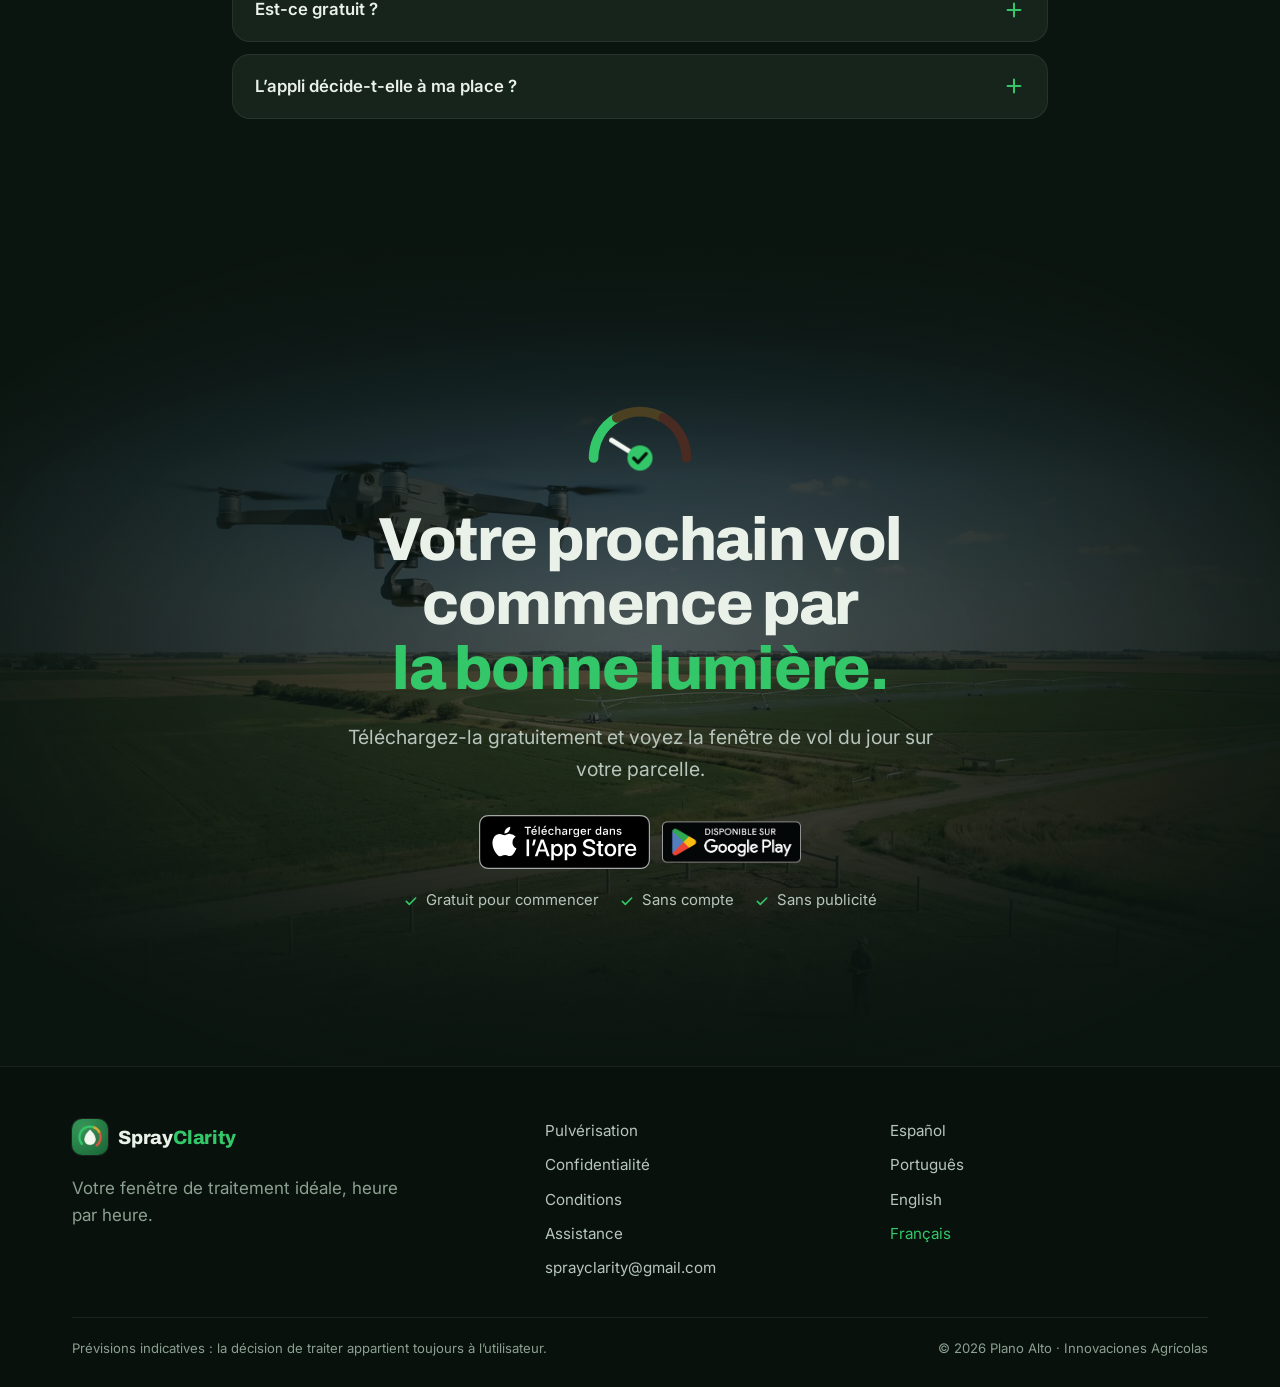
<file: fr/cartographie/index.html>
<!doctype html>
<html lang="fr">
<head>
<meta charset="utf-8">
<meta name="viewport" content="width=device-width,initial-scale=1,viewport-fit=cover">
<title>SprayClarity pour drone de cartographie · Quand voler avec une bonne lumière et un GPS stable</title>
<meta name="description" content="Pour les cartes, les photos et la vidéo aérienne : SprayClarity croise vent, rafales, hauteur du soleil, nuages, pluie et Kp et vous indique, heure par heure, quand voler. Gratuit sur Android et iPhone.">
<link rel="canonical" href="https://sprayclarity.com/fr/cartographie/">
<link rel="alternate" hreflang="es" href="https://sprayclarity.com/mapeo/"><link rel="alternate" hreflang="pt-BR" href="https://sprayclarity.com/pt/mapeamento/"><link rel="alternate" hreflang="en" href="https://sprayclarity.com/en/mapping/"><link rel="alternate" hreflang="fr" href="https://sprayclarity.com/fr/cartographie/"><link rel="alternate" hreflang="x-default" href="https://sprayclarity.com/mapeo/">
<meta property="og:type" content="website"><meta property="og:site_name" content="SprayClarity"><meta property="og:locale" content="fr_FR">
<meta property="og:title" content="Quand voler avec une bonne lumière et un GPS stable"><meta property="og:description" content="Un verdict heure par heure pour drone de cartographie, photo et vidéo aérienne. Gratuit, sans compte.">
<meta property="og:url" content="https://sprayclarity.com/fr/cartographie/"><meta property="og:image" content="https://sprayclarity.com/assets/landing/og-mapeo-fr.jpg"><meta property="og:image:width" content="1200"><meta property="og:image:height" content="630">
<meta name="twitter:card" content="summary_large_image"><meta name="twitter:title" content="Quand voler avec une bonne lumière et un GPS stable"><meta name="twitter:description" content="Un verdict heure par heure pour drone de cartographie, photo et vidéo aérienne. Gratuit, sans compte."><meta name="twitter:image" content="https://sprayclarity.com/assets/landing/og-mapeo-fr.jpg">
<meta name="theme-color" content="#0B1510"><meta name="color-scheme" content="dark">
<link rel="icon" type="image/png" sizes="192x192" href="/assets/landing/img/icon-192.png"><link rel="apple-touch-icon" href="/assets/landing/img/icon-180.png">
<link rel="preconnect" href="https://fonts.googleapis.com"><link rel="preconnect" href="https://fonts.gstatic.com" crossorigin>
<link rel="stylesheet" href="https://fonts.googleapis.com/css2?family=Archivo:wght@700;800&family=IBM+Plex+Mono:wght@500;600&family=Inter:wght@400;500;600&display=swap">
<link rel="preload" as="image" href="/assets/landing/img/hoy-fr-mapeo.webp" type="image/webp">
<link rel="stylesheet" href="/assets/landing/landing.css?v=6">

<script type="application/ld+json">{"@context":"https://schema.org","@type":"SoftwareApplication","name":"SprayClarity","operatingSystem":"Android, iOS","applicationCategory":"UtilitiesApplication","description":"Pour les cartes, les photos et la vidéo aérienne : SprayClarity croise vent, rafales, hauteur du soleil, nuages, pluie et Kp et vous indique, heure par heure, quand voler. Gratuit sur Android et iPhone.","url":"https://sprayclarity.com/fr/cartographie/","inLanguage":"fr","image":"https://sprayclarity.com/assets/landing/og-mapeo-fr.jpg","publisher":{"@type":"Organization","name":"Plano Alto"},"downloadUrl":["https://play.google.com/store/apps/details?id=com.planoalto.sprayclarity","https://apps.apple.com/app/id6804949973"]}</script>
<script>window.SC={"lang":"fr","founder":"Prix fondateur jusqu’au {d}","locale":"fr","sug":{"es":{"url":"/mapeo/","msg":"Ver esta página en español"},"pt":{"url":"/pt/mapeamento/","msg":"Ver esta página em português"},"en":{"url":"/en/mapping/","msg":"View this page in English"},"fr":{"url":"/fr/cartographie/","msg":"Voir cette page en français"}}};document.documentElement.classList.add('js');setTimeout(function(){if(!window.SCok)document.documentElement.classList.remove('js')},3500);</script>
</head>
<body>
<a class="skip" href="#main">Aller au contenu</a>
<header class="nav" data-nav>
  <div class="wrap navin">
    <a class="brand" href="/fr/cartographie/" aria-label="SprayClarity"><img src="/assets/landing/img/icon-96.webp" width="36" height="36" alt=""><span>Spray<b>Clarity</b></span></a>
    <nav class="modo m-nav" aria-label="Pulvérisation ou cartographie"><a href="/fr/">Pulvérisation</a><a href="/fr/cartographie/" aria-current="page">Cartographie</a></nav>
    <nav class="links"><a href="#como">Fonctionnement</a><a href="#factores">Facteurs</a><a href="#pro">Pro</a><a href="#preguntas">Questions</a></nav>
    <div class="navr">
      <details class="langs"><summary aria-label="Langue">FR</summary><div class="langs-m"><a href="/mapeo/" hreflang="es" lang="es">Español</a><a href="/pt/mapeamento/" hreflang="pt-BR" lang="pt-BR">Português</a><a href="/en/mapping/" hreflang="en" lang="en">English</a><a href="/fr/cartographie/" hreflang="fr" lang="fr" aria-current="page">Français</a></div></details>
      <a class="btn sm" href="#descargar" data-cta>Télécharger</a>
    </div>
  </div>
</header>
<div class="sug" data-sug hidden><span></span><a href="#"></a><button type="button" aria-label="×">×</button></div>
<main id="main">

<section class="hero">
  <div class="aurora" aria-hidden="true"></div>
  <div class="field" aria-hidden="true"><i></i></div>
  <div class="wrap hero-g">
    <div class="hero-t">
      <nav class="modo m-hero" aria-label="Pulvérisation ou cartographie"><a href="/fr/">Pulvérisation</a><a href="/fr/cartographie/" aria-current="page">Cartographie</a></nav>
      <p class="eyebrow" data-anim>Pour drone de cartographie, photo et vidéo aérienne</p>
      <h1 data-anim style="--i:1">Volez quand la lumière <em>et le GPS sont de votre côté.</em></h1>
      <p class="lead" data-anim style="--i:2">SprayClarity croise vent, rafales, hauteur du soleil, nuages, pluie et Kp et vous indique, heure par heure, si c’est un bon moment pour voler avec une caméra, et pourquoi.</p>
      <div data-anim style="--i:3"><div class="badges hero-b"><a href="https://apps.apple.com/app/id6804949973" rel="noopener" data-store="ios"><img src="/assets/landing/img/badges/app-store_fr.svg" alt="Télécharger dans l’App Store" width="171" height="54"></a><a href="https://play.google.com/store/apps/details?id=com.planoalto.sprayclarity&amp;referrer=utm_source%3Dsitio-mapeo-fr" rel="noopener" data-store="android"><img src="/assets/landing/img/badges/google-play_fr.png" alt="Disponible sur Google Play" width="140" height="54"></a></div></div>
      <ul class="micro" data-anim style="--i:4"><li><svg viewBox="0 0 24 24" fill="none" stroke="currentColor" stroke-width="2.4" stroke-linecap="round" stroke-linejoin="round"><path d="M5 12.5l4.5 4.5L19 7.5"/></svg>Gratuit pour commencer</li><li><svg viewBox="0 0 24 24" fill="none" stroke="currentColor" stroke-width="2.4" stroke-linecap="round" stroke-linejoin="round"><path d="M5 12.5l4.5 4.5L19 7.5"/></svg>Sans compte</li><li><svg viewBox="0 0 24 24" fill="none" stroke="currentColor" stroke-width="2.4" stroke-linecap="round" stroke-linejoin="round"><path d="M5 12.5l4.5 4.5L19 7.5"/></svg>Sans publicité</li></ul>
    </div>
    <div class="scene" data-scene>
      <div class="rigs">
      <div class="rig on play" data-m="mapeo" id="rig-mapeo" role="tabpanel" aria-labelledby="tab-mapeo" style="--oy:0.20%">
        <figure class="device"><img src="/assets/landing/img/hoy-fr-mapeo.webp" width="720" height="1564" alt="Écran Aujourd’hui de SprayClarity avec un drone de cartographie : vol possible, fenêtre ouverte jusqu’à 16:00" fetchpriority="high"></figure>
        <div class="chip c-verdict"><svg class="gauge mini" viewBox="0 0 120 86" aria-hidden="true"><path class="arc g" d="M12 60A48 48 0 0 1 36 18.4"/><path class="arc a" d="M36 18.4A48 48 0 0 1 84 18.4"/><path class="arc r" d="M84 18.4A48 48 0 0 1 108 60"/><g class="needle"><line x1="60" y1="60" x2="30.5" y2="41.5"/></g><circle class="hub" cx="60" cy="60" r="13"/><path class="tick" d="M53.5 60.2l4.4 4.4 8.6-9.2"/></svg><div><b>VOL POSSIBLE</b><span>Tous les facteurs dans la plage</span></div></div>
        <div class="chip c-win"><span class="mono">FENÊTRE OUVERTE</span><p>Jusqu’à <b>16:00</b> · reste : 5 h</p></div>
        <div class="chip c-f c-f1"><span class="mono">VENT</span><b>10<small> km/h</small></b></div><div class="chip c-f c-f2"><span class="mono">RAFALE</span><b>18<small> km/h</small></b></div><div class="chip c-f c-f3"><span class="mono">SOLEIL</span><b>48<small> °</small></b></div>
      </div>
      </div>
    </div>
  </div>
</section>

<section class="proof">
  <div class="wrap proof-g"><div class="pf" data-anim style="--i:0"><b data-count="42">42</b><span>pays</span></div><div class="pf" data-anim style="--i:1"><b data-count="5★">5★</b><span>avis sur Google Play</span></div><div class="pf" data-anim style="--i:2"><b data-count="5">5</b><span>types d’équipement</span></div><div class="pf" data-anim style="--i:3"><b data-count="4">4</b><span>langues</span></div></div>
</section>
<section class="sec prob" id="problema">
  <div class="wrap">
    <div class="sh" data-anim><p class="eyebrow">Avant le décollage</p><h2>Cinq choses qui gâchent un vol de cartographie</h2><p class="lead">Le ciel peut sembler dégagé et le vol mal tourner quand même. Voici ce que l’appli surveille pour vous, heure par heure.</p></div>
    <div class="kgrid"><article class="kc k-sol" data-anim style="--i:0" data-tilt><span class="ki"><svg viewBox="0 0 24 24" fill="none" stroke="currentColor" stroke-width="1.8" stroke-linecap="round" stroke-linejoin="round"><path d="M3 18h18"/><path d="M7 18a5 5 0 0 1 10 0"/><path d="M12 7V4"/><path d="M5.6 10.6 3.8 8.8"/><path d="M18.4 10.6l1.8-1.8"/></svg></span><h3>Soleil bas</h3><p>Les ombres longues masquent les détails et changent d’un passage à l’autre.</p></article><article class="kc k-nubes" data-anim style="--i:1" data-tilt><span class="ki"><svg viewBox="0 0 24 24" fill="none" stroke="currentColor" stroke-width="1.8" stroke-linecap="round" stroke-linejoin="round"><circle cx="8" cy="8" r="3"/><path d="M8 2.5v1M2.5 8h1M4.1 4.1l.7.7M11.9 4.1l-.7.7"/><path d="M9 20a4 4 0 0 1 .3-8 5 5 0 0 1 9.4 1.4A3.3 3.3 0 0 1 18.5 20z"/></svg></span><h3>Nuages partiels</h3><p>La lumière change entre les photos et la mosaïque sort tachée.</p></article><article class="kc k-rafaga" data-anim style="--i:2" data-tilt><span class="ki"><svg viewBox="0 0 24 24" fill="none" stroke="currentColor" stroke-width="1.8" stroke-linecap="round"><path d="M3 8h10a3 3 0 1 0-3-3"/><path d="M3 12h15a3 3 0 1 1-3 3"/><path d="M3 16h7"/></svg></span><h3>Vent et rafales</h3><p>Le drone dévie de sa ligne de vol et consomme plus de batterie.</p></article><article class="kc k-lluvia" data-anim style="--i:3" data-tilt><span class="ki"><svg viewBox="0 0 24 24" fill="none" stroke="currentColor" stroke-width="1.8" stroke-linecap="round" stroke-linejoin="round"><path d="M7 15a4 4 0 0 1 .4-8A5 5 0 0 1 17 8.6 3.4 3.4 0 0 1 17 15z"/><path d="M9 18l-1 3"/><path d="M13 18l-1 3"/><path d="M17 18l-1 3"/></svg></span><h3>Pluie</h3><p>Elle mouille le matériel et gâche les photos.</p></article><article class="kc k-kp" data-anim style="--i:4" data-tilt><span class="ki"><svg viewBox="0 0 24 24" fill="none" stroke="currentColor" stroke-width="1.8" stroke-linecap="round" stroke-linejoin="round"><path d="M12 21s-6-5.4-6-10a6 6 0 0 1 12 0c0 4.6-6 10-6 10z"/><circle cx="12" cy="11" r="2.2"/><path d="M19.5 3.5a5 5 0 0 1 1.5 3.5"/><path d="M4.5 3.5A5 5 0 0 0 3 7"/></svg></span><h3>Kp élevé</h3><p>L’activité géomagnétique rend le GPS et le RTK instables.</p></article></div>
  </div>
</section>
<section class="sec como" id="como">
  <div class="wrap como-g">
    <div class="como-t">
      <div class="sh left" data-anim><p class="eyebrow">Fonctionnement</p><h2>Trois étapes et vous savez si vous volez</h2></div>
      <ol class="steps"><li data-anim style="--i:0"><span class="sn">1</span><div><h3>Choisissez « Drone de cartographie »</h3><p>Le verdict s’adapte à un vol avec caméra : plus de marge de vent et la lumière comme facteur principal.</p></div></li><li data-anim style="--i:1"><span class="sn">2</span><div><h3>Marquez votre parcelle</h3><p>Avec le GPS ou d’un toucher sur la carte. Enregistrez les parcelles de vos clients.</p></div></li><li data-anim style="--i:2"><span class="sn">3</span><div><h3>Voyez votre fenêtre de vol</h3><p>Un verdict heure par heure avec la raison, et le meilleur moment de chaque jour.</p></div></li></ol>
    </div>
    <figure class="photo" data-anim data-parallax><img src="/assets/landing/img/mapeo-vertical.webp" width="1080" height="1350" alt="" loading="lazy"></figure>
  </div>
</section>
<section class="sec porque" id="factores">
  <div class="wrap">
    <div class="sh" data-anim><p class="eyebrow">Avec la raison</p><h2>Chaque verdict montre <em>le facteur qui compte</em></h2><p class="lead">Vous voyez ce qui est dans la plage et ce qui ne l’est pas, avec la limite de la méthode à côté. La décision de voler reste la vôtre.</p></div>
    <div class="fgrid"><div class="fc g" data-anim style="--i:0" data-tilt><span class="fk mono">VENT</span><i class="dot"></i><b class="fv">10 <small>km/h</small></b><span class="fr">≤25</span></div><div class="fc g" data-anim style="--i:1" data-tilt><span class="fk mono">RAFALE</span><i class="dot"></i><b class="fv">18 <small>km/h</small></b><span class="fr">max 45</span></div><div class="fc g" data-anim style="--i:2" data-tilt><span class="fk mono">SOLEIL</span><i class="dot"></i><b class="fv">48 <small>°</small></b><span class="fr">≥40°</span></div><div class="fc g" data-anim style="--i:3" data-tilt><span class="fk mono">NUAGES</span><i class="dot"></i><b class="fv">77 <small>%</small></b><span class="fr">lumière uniforme</span></div><div class="fc g" data-anim style="--i:4" data-tilt><span class="fk mono">PLUIE</span><i class="dot"></i><b class="fv">1 <small>%</small></b><span class="fr">sans pluie</span></div><div class="fc x" data-anim style="--i:5" data-tilt><span class="fk mono">KP · GPS</span><i class="dot"></i><b class="fv">—</b><span class="fr">RTK</span></div></div>
  </div>
</section>
<section class="sec alertas" id="alertas">
  <div class="wrap al-g">
    <div class="al-v"><div class="lockphone" data-anim><div class="lk"><div class="lk-clock">11:00</div><div class="lk-date">Mercredi 21 octobre</div><div class="lk-list"><div class="ntf" style="--i:2"><div class="nh"><img src="/assets/landing/img/icon-96.webp" width="24" height="24" alt=""><span>SprayClarity</span><time>maintenant</time></div><b>🔔 📍 Parcelle Nord · Fenêtre favorable 11:00–16:00</b><p>vent ~10 km/h · Drone de cartographie</p></div><div class="ntf" style="--i:1"><div class="nh"><img src="/assets/landing/img/icon-96.webp" width="24" height="24" alt=""><span>SprayClarity</span><time>10:00</time></div><b>🔔 📍 Les Grands Champs · Fenêtre favorable 10:00–15:00</b><p>vent ~12 km/h · Drone de cartographie</p></div><div class="ntf" style="--i:0"><div class="nh"><img src="/assets/landing/img/icon-96.webp" width="24" height="24" alt=""><span>SprayClarity</span><time>09:00</time></div><b>🔔 📍 La Plaine · Fenêtre favorable 11:00–16:00</b><p>vent ~9 km/h · Drone de cartographie</p></div></div></div></div></div>
    <div class="al-t">
      <div class="sh left" data-anim><p class="eyebrow pro-eye">★ Pro</p><h2>Vous êtes prévenu quand <em>une fenêtre de vol s’ouvre</em></h2><p class="lead">Avec Pro, vous recevez une alerte à l’heure où la fenêtre s’ouvre sur chacune de vos parcelles.</p></div>
      <ul class="ticks" data-anim style="--i:1"><li><svg viewBox="0 0 24 24" fill="none" stroke="currentColor" stroke-width="2.4" stroke-linecap="round" stroke-linejoin="round"><path d="M5 12.5l4.5 4.5L19 7.5"/></svg>Une alerte par parcelle, au bon moment</li><li><svg viewBox="0 0 24 24" fill="none" stroke="currentColor" stroke-width="2.4" stroke-linecap="round" stroke-linejoin="round"><path d="M5 12.5l4.5 4.5L19 7.5"/></svg>Avis quotidien à l’heure de votre choix</li><li><svg viewBox="0 0 24 24" fill="none" stroke="currentColor" stroke-width="2.4" stroke-linecap="round" stroke-linejoin="round"><path d="M5 12.5l4.5 4.5L19 7.5"/></svg>L’historique de tous les avis</li></ul>
    </div>
  </div>
</section>
<section class="sec planes" id="pro">
  <div class="wrap">
    <div class="sh" data-anim><p class="eyebrow">Formules</p><h2>Commencez gratuitement. <em>Passez à Pro</em> quand vous en avez besoin.</h2></div>
    <div class="pgrid">
      <article class="plan" data-anim><h3>Gratuit</h3><p class="ps">Sans échéance</p><ul><li><svg viewBox="0 0 24 24" fill="none" stroke="currentColor" stroke-width="2.4" stroke-linecap="round" stroke-linejoin="round"><path d="M5 12.5l4.5 4.5L19 7.5"/></svg>Verdict heure par heure, pour votre méthode d’application</li><li><svg viewBox="0 0 24 24" fill="none" stroke="currentColor" stroke-width="2.4" stroke-linecap="round" stroke-linejoin="round"><path d="M5 12.5l4.5 4.5L19 7.5"/></svg>3 jours de prévisions, avec le meilleur moment de chacun</li><li><svg viewBox="0 0 24 24" fill="none" stroke="currentColor" stroke-width="2.4" stroke-linecap="round" stroke-linejoin="round"><path d="M5 12.5l4.5 4.5L19 7.5"/></svg>Carte avec vos parcelles et avis de chaque matin</li><li><svg viewBox="0 0 24 24" fill="none" stroke="currentColor" stroke-width="2.4" stroke-linecap="round" stroke-linejoin="round"><path d="M5 12.5l4.5 4.5L19 7.5"/></svg>Rapport à partager sur WhatsApp</li></ul></article>
      <article class="plan pro" data-anim style="--i:1"><h3><span class="star">★</span> SprayClarity Pro</h3><p class="ps">Pour ceux qui traitent tous les jours</p><ul><li><svg viewBox="0 0 24 24" fill="none" stroke="currentColor" stroke-width="2.2" stroke-linecap="round"><path d="M12 5v14M5 12h14"/></svg>Prévisions sur 14 jours</li><li><svg viewBox="0 0 24 24" fill="none" stroke="currentColor" stroke-width="2.2" stroke-linecap="round"><path d="M12 5v14M5 12h14"/></svg>Alerte quand une fenêtre s’ouvre</li><li><svg viewBox="0 0 24 24" fill="none" stroke="currentColor" stroke-width="2.2" stroke-linecap="round"><path d="M12 5v14M5 12h14"/></svg>Toutes vos parcelles</li><li><svg viewBox="0 0 24 24" fill="none" stroke="currentColor" stroke-width="2.2" stroke-linecap="round"><path d="M12 5v14M5 12h14"/></svg>Journal de décisions</li></ul><p class="how">S’active depuis l’appli, avec votre compte Google Play ou App Store. Résiliable à tout moment.</p><p class="founder" data-founder hidden></p></article>
    </div>
    <div class="pcta" data-anim><div class="badges "><a href="https://apps.apple.com/app/id6804949973" rel="noopener" data-store="ios"><img src="/assets/landing/img/badges/app-store_fr.svg" alt="Télécharger dans l’App Store" width="171" height="54"></a><a href="https://play.google.com/store/apps/details?id=com.planoalto.sprayclarity&amp;referrer=utm_source%3Dsitio-mapeo-fr" rel="noopener" data-store="android"><img src="/assets/landing/img/badges/google-play_fr.png" alt="Disponible sur Google Play" width="140" height="54"></a></div></div>
  </div>
</section>
<section class="sec datos">
  <div class="wrap dgrid"><div class="dc" data-anim style="--i:0"><span class="di"><svg viewBox="0 0 24 24" fill="none" stroke="currentColor" stroke-width="1.8" stroke-linecap="round" stroke-linejoin="round"><circle cx="12" cy="12" r="9"/><path d="M3 12h18"/><path d="M12 3a14 14 0 0 1 0 18"/><path d="M12 3a14 14 0 0 0 0 18"/></svg></span><div><h3>Modèles ECMWF, GFS et ICON</h3><p>Prévisions issues de modèles météo publics via Open-Meteo, et l’indice Kp de la NOAA.</p></div></div><div class="dc" data-anim style="--i:1"><span class="di"><svg viewBox="0 0 24 24" fill="none" stroke="currentColor" stroke-width="1.8" stroke-linecap="round" stroke-linejoin="round"><path d="M2 8.8a15 15 0 0 1 20 0"/><path d="M5.5 12.4a10 10 0 0 1 13 0"/><path d="M9 16a5 5 0 0 1 6 0"/><circle cx="12" cy="19.5" r="1"/></svg></span><div><h3>Fonctionne sans réseau</h3><p>Au champ sans couverture, vous voyez les dernières prévisions enregistrées.</p></div></div><div class="dc" data-anim style="--i:2"><span class="di"><svg viewBox="0 0 24 24" fill="none" stroke="currentColor" stroke-width="1.8" stroke-linecap="round" stroke-linejoin="round"><path d="M4 5h9"/><path d="M8.5 3v2"/><path d="M11 5c-1 4-3.5 7-7 9"/><path d="M6 9c1.5 2 3.5 3.5 6 4.5"/><path d="M13 21l4-9 4 9"/><path d="M14.5 18h5"/></svg></span><div><h3>Dans votre langue et vos unités</h3><p>Español, English, Português et Français. km/h, mph ou m/s ; °C ou °F.</p></div></div></div>
</section>
<section class="sec faq" id="preguntas">
  <div class="wrap faq-w">
    <div class="sh" data-anim><p class="eyebrow">Questions fréquentes</p><h2>Les questions qu’on nous pose</h2></div>
    <div class="qs"><details class="q" name="faq" data-anim style="--i:0"><summary><span>Que regarde l’appli pour un vol de cartographie ?</span><svg viewBox="0 0 24 24" fill="none" stroke="currentColor" stroke-width="2.2" stroke-linecap="round"><path d="M12 5v14M5 12h14"/></svg></summary><div class="qa"><p>Le vent et les rafales, la hauteur du soleil (lumière idéale dès 40° ; en dessous, elle vous prévient des ombres), les nuages partiels, la pluie et l’indice Kp du GPS. Vous pouvez ajuster les limites à votre drone.</p></div></details><details class="q" name="faq" data-anim style="--i:1"><summary><span>Fonctionne-t-il pour la photo et la vidéo aérienne ?</span><svg viewBox="0 0 24 24" fill="none" stroke="currentColor" stroke-width="2.2" stroke-linecap="round"><path d="M12 5v14M5 12h14"/></svg></summary><div class="qa"><p>Oui. Les mêmes facteurs font un bon vol avec caméra : une lumière uniforme, un vent supportable et un GPS stable.</p></div></details><details class="q" name="faq" data-anim style="--i:2"><summary><span>Pourquoi un ciel entièrement couvert peut-il être favorable ?</span><svg viewBox="0 0 24 24" fill="none" stroke="currentColor" stroke-width="2.2" stroke-linecap="round"><path d="M12 5v14M5 12h14"/></svg></summary><div class="qa"><p>Parce qu’il donne une lumière uniforme, sans ombres dures. Ce que l’appli signale avec prudence, ce sont les nuages partiels, qui font changer la lumière d’une photo à l’autre.</p></div></details><details class="q" name="faq" data-anim style="--i:3"><summary><span>Faut-il créer un compte ?</span><svg viewBox="0 0 24 24" fill="none" stroke="currentColor" stroke-width="2.2" stroke-linecap="round"><path d="M12 5v14M5 12h14"/></svg></summary><div class="qa"><p>Non. Vous ouvrez l’appli, choisissez « Drone de cartographie » et votre parcelle, et vous voyez votre fenêtre.</p></div></details><details class="q" name="faq" data-anim style="--i:0"><summary><span>Est-ce gratuit ?</span><svg viewBox="0 0 24 24" fill="none" stroke="currentColor" stroke-width="2.2" stroke-linecap="round"><path d="M12 5v14M5 12h14"/></svg></summary><div class="qa"><p>Oui. Le verdict heure par heure, 3 jours de prévisions, la carte avec vos parcelles et l’avis de chaque matin sont gratuits, sans échéance. Pro ajoute 14 jours, les alertes de fenêtre, toutes vos parcelles et le journal.</p></div></details><details class="q" name="faq" data-anim style="--i:1"><summary><span>L’appli décide-t-elle à ma place ?</span><svg viewBox="0 0 24 24" fill="none" stroke="currentColor" stroke-width="2.2" stroke-linecap="round"><path d="M12 5v14M5 12h14"/></svg></summary><div class="qa"><p>Non. Les prévisions sont indicatives et la décision de voler vous appartient toujours.</p></div></details></div>
  </div>
</section>
<section class="final" id="descargar">
  <div class="final-bg wide" aria-hidden="true"><img src="/assets/landing/img/mapeo-ancho.webp" width="1800" height="1004" alt="" loading="lazy"></div>
  <div class="wrap final-in">
    <div data-anim><svg class="gauge end" viewBox="0 0 120 86" aria-hidden="true"><path class="arc g" d="M12 60A48 48 0 0 1 36 18.4"/><path class="arc a" d="M36 18.4A48 48 0 0 1 84 18.4"/><path class="arc r" d="M84 18.4A48 48 0 0 1 108 60"/><g class="needle"><line x1="60" y1="60" x2="30.5" y2="41.5"/></g><circle class="hub" cx="60" cy="60" r="13"/><path class="tick" d="M53.5 60.2l4.4 4.4 8.6-9.2"/></svg></div>
    <h2 data-anim style="--i:1">Votre prochain vol commence par <em>la bonne lumière.</em></h2>
    <p class="lead" data-anim style="--i:2">Téléchargez-la gratuitement et voyez la fenêtre de vol du jour sur votre parcelle.</p>
    <div data-anim style="--i:3"><div class="badges center"><a href="https://apps.apple.com/app/id6804949973" rel="noopener" data-store="ios"><img src="/assets/landing/img/badges/app-store_fr.svg" alt="Télécharger dans l’App Store" width="171" height="54"></a><a href="https://play.google.com/store/apps/details?id=com.planoalto.sprayclarity&amp;referrer=utm_source%3Dsitio-mapeo-fr" rel="noopener" data-store="android"><img src="/assets/landing/img/badges/google-play_fr.png" alt="Disponible sur Google Play" width="140" height="54"></a></div></div>
    <ul class="micro center" data-anim style="--i:4"><li><svg viewBox="0 0 24 24" fill="none" stroke="currentColor" stroke-width="2.4" stroke-linecap="round" stroke-linejoin="round"><path d="M5 12.5l4.5 4.5L19 7.5"/></svg>Gratuit pour commencer</li><li><svg viewBox="0 0 24 24" fill="none" stroke="currentColor" stroke-width="2.4" stroke-linecap="round" stroke-linejoin="round"><path d="M5 12.5l4.5 4.5L19 7.5"/></svg>Sans compte</li><li><svg viewBox="0 0 24 24" fill="none" stroke="currentColor" stroke-width="2.4" stroke-linecap="round" stroke-linejoin="round"><path d="M5 12.5l4.5 4.5L19 7.5"/></svg>Sans publicité</li></ul>
  </div>
</section>
</main>

<footer class="foot">
  <div class="wrap foot-g">
    <div class="fb"><a class="brand" href="/fr/cartographie/"><img src="/assets/landing/img/icon-96.webp" width="32" height="32" alt=""><span>Spray<b>Clarity</b></span></a><p>Votre fenêtre de traitement idéale, heure par heure.</p></div>
    <nav class="fl"><a href="/fr/">Pulvérisation</a><a href="/privacidad/#fr">Confidentialité</a><a href="/terminos/">Conditions</a><a href="/soporte/">Assistance</a><a href="mailto:sprayclarity@gmail.com">sprayclarity@gmail.com</a></nav>
    <nav class="fl" aria-label="Langue"><a href="/mapeo/" hreflang="es" lang="es">Español</a><a href="/pt/mapeamento/" hreflang="pt-BR" lang="pt-BR">Português</a><a href="/en/mapping/" hreflang="en" lang="en">English</a><a href="/fr/cartographie/" hreflang="fr" lang="fr" aria-current="page">Français</a></nav>
  </div>
  <div class="wrap"><div class="fine"><p>Prévisions indicatives : la décision de traiter appartient toujours à l’utilisateur.</p><p>© 2026 Plano Alto · Innovaciones Agrícolas</p></div></div>
</footer>
<script src="/assets/landing/landing.js?v=6" defer></script>
</body>
</html>
</file>
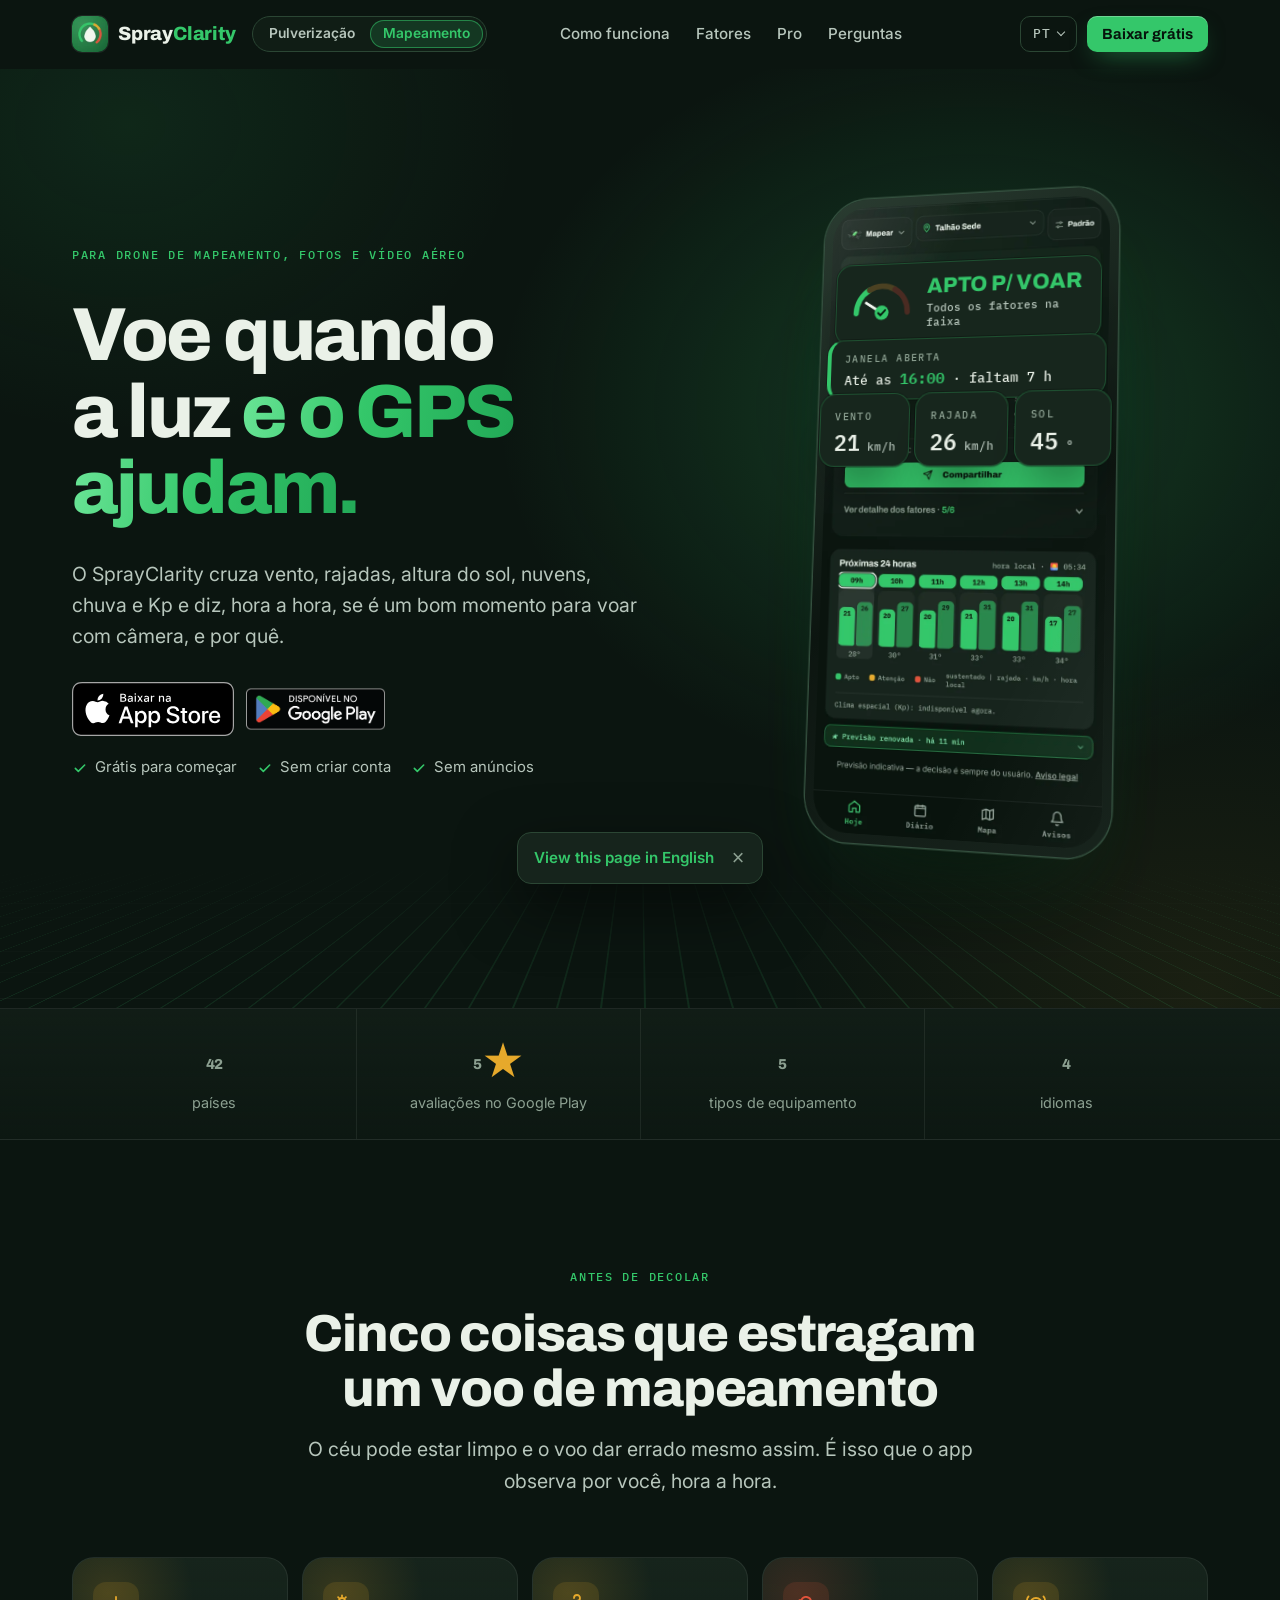
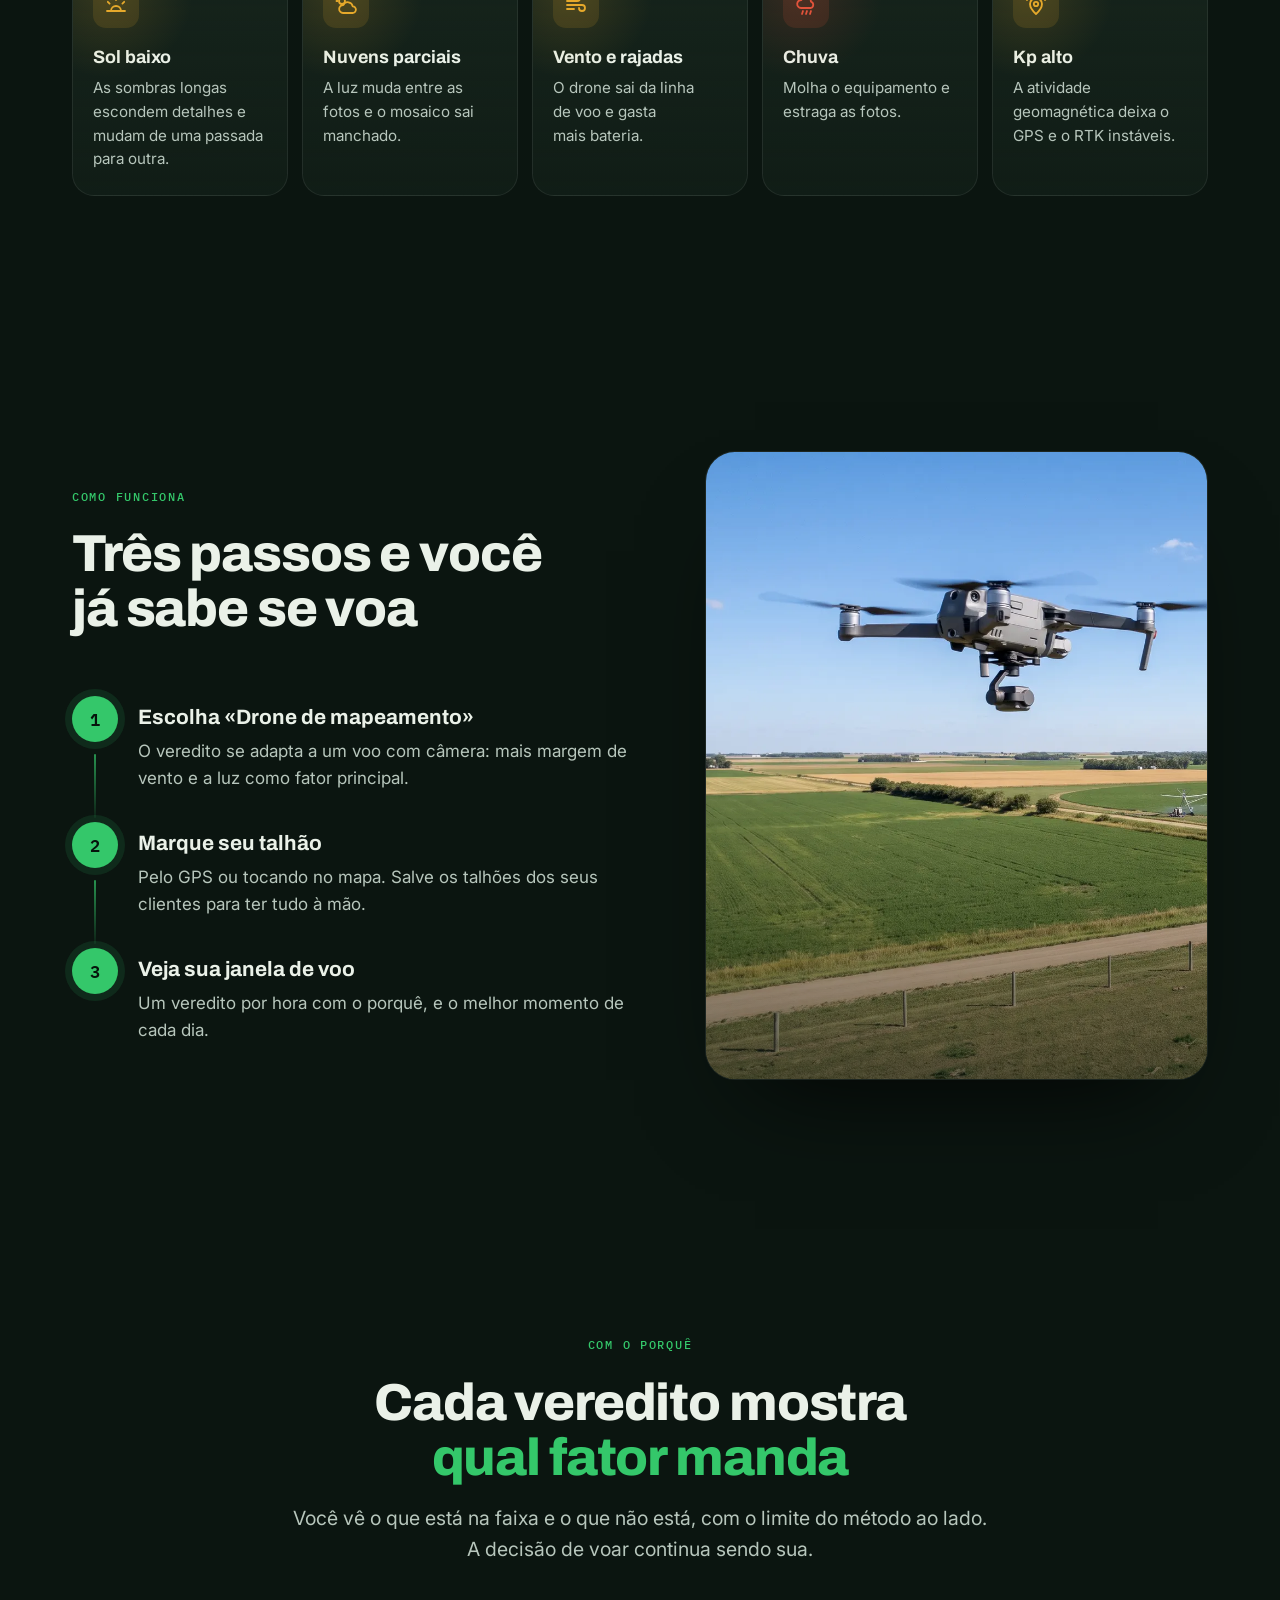
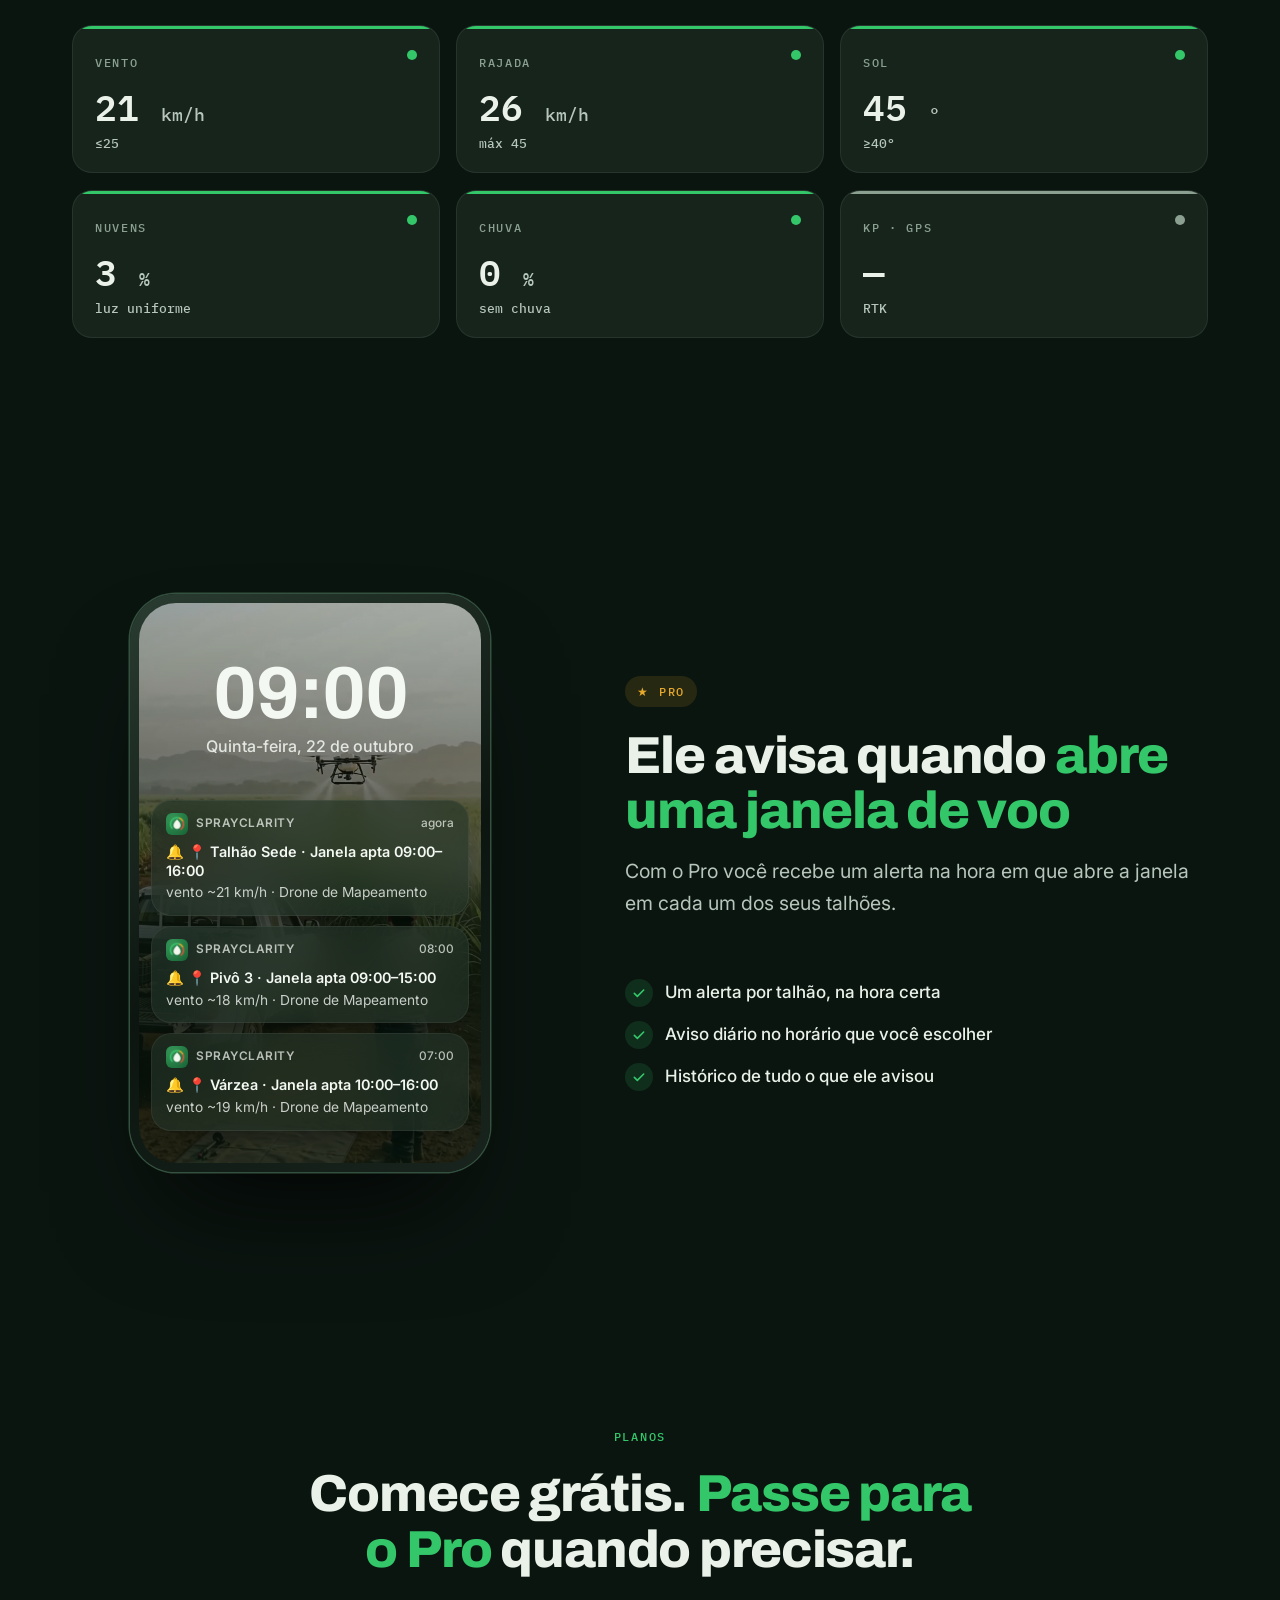
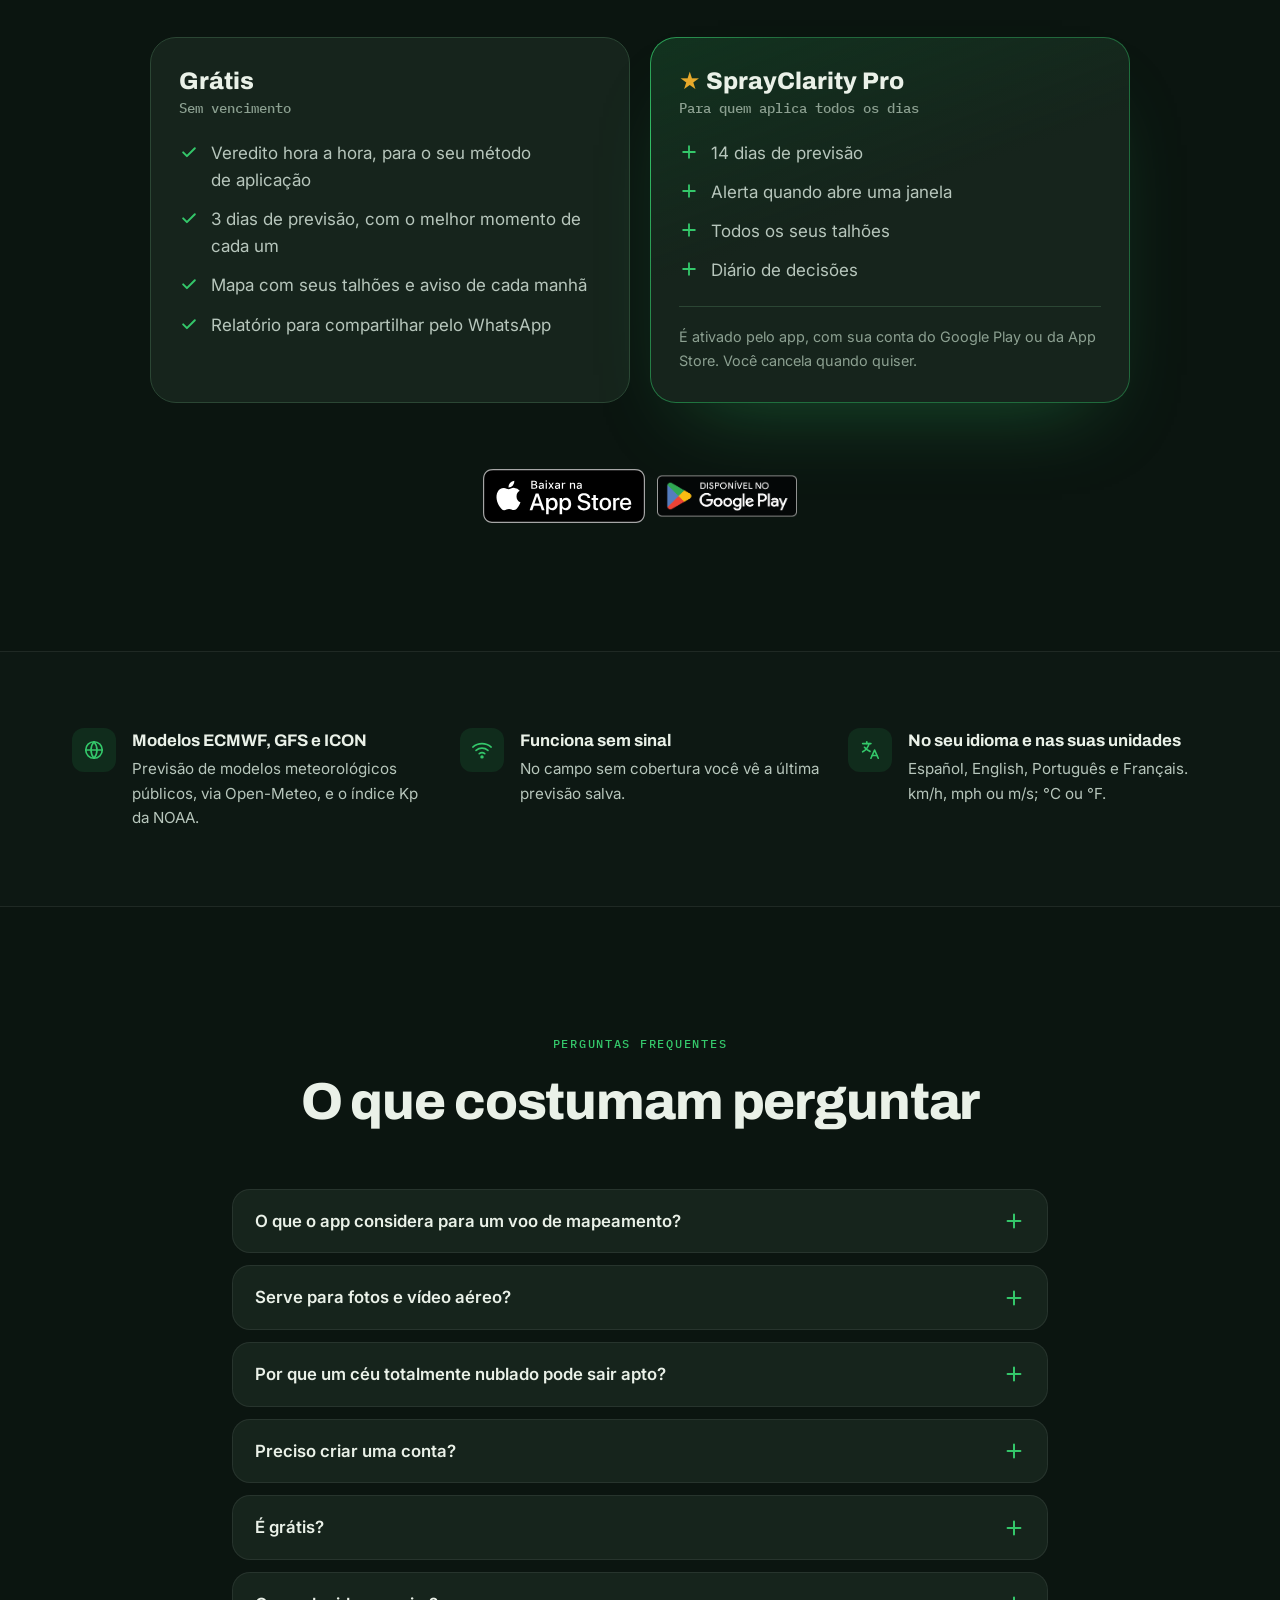
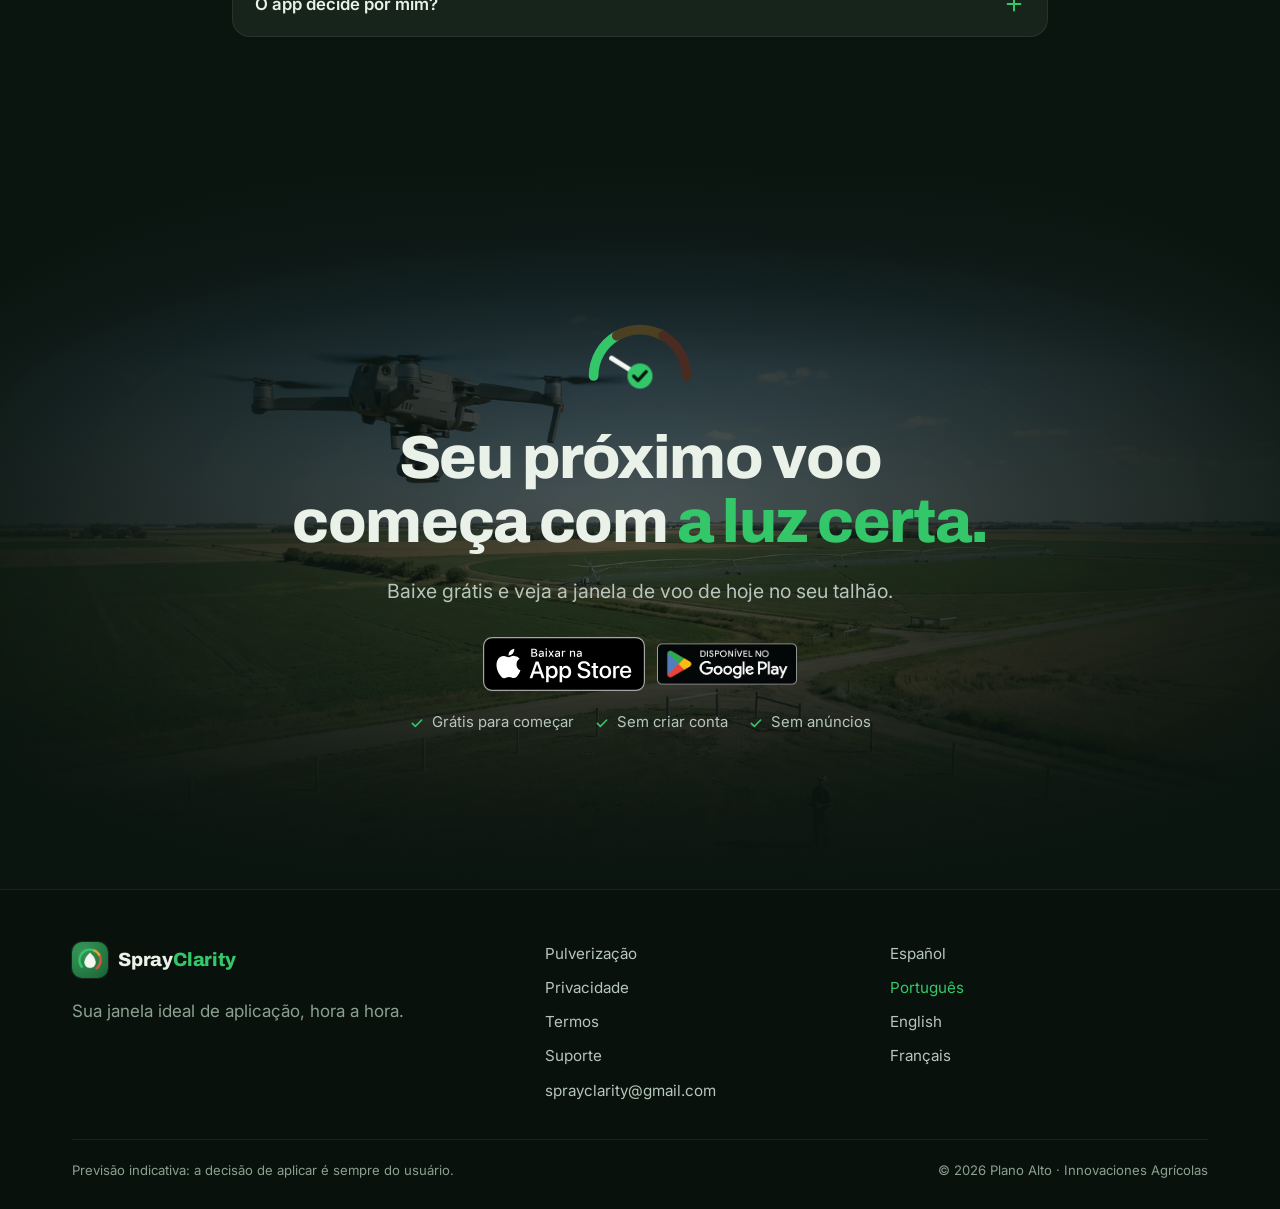
<file: pt/mapeamento/index.html>
<!doctype html>
<html lang="pt-BR">
<head>
<meta charset="utf-8">
<meta name="viewport" content="width=device-width,initial-scale=1,viewport-fit=cover">
<title>SprayClarity para drone de mapeamento · Quando voar com boa luz e GPS estável</title>
<meta name="description" content="Para mapas, fotos e vídeo aéreo: o SprayClarity cruza vento, rajadas, altura do sol, nuvens, chuva e Kp e diz, hora a hora, quando voar. Grátis no Android e no iPhone.">
<link rel="canonical" href="https://sprayclarity.com/pt/mapeamento/">
<link rel="alternate" hreflang="es" href="https://sprayclarity.com/mapeo/"><link rel="alternate" hreflang="pt-BR" href="https://sprayclarity.com/pt/mapeamento/"><link rel="alternate" hreflang="en" href="https://sprayclarity.com/en/mapping/"><link rel="alternate" hreflang="fr" href="https://sprayclarity.com/fr/cartographie/"><link rel="alternate" hreflang="x-default" href="https://sprayclarity.com/mapeo/">
<meta property="og:type" content="website"><meta property="og:site_name" content="SprayClarity"><meta property="og:locale" content="pt_BR">
<meta property="og:title" content="Quando voar com boa luz e GPS estável"><meta property="og:description" content="Um veredito por hora para drone de mapeamento, fotos e vídeo aéreo. Grátis, sem criar conta.">
<meta property="og:url" content="https://sprayclarity.com/pt/mapeamento/"><meta property="og:image" content="https://sprayclarity.com/assets/landing/og-mapeo-pt.jpg"><meta property="og:image:width" content="1200"><meta property="og:image:height" content="630">
<meta name="twitter:card" content="summary_large_image"><meta name="twitter:title" content="Quando voar com boa luz e GPS estável"><meta name="twitter:description" content="Um veredito por hora para drone de mapeamento, fotos e vídeo aéreo. Grátis, sem criar conta."><meta name="twitter:image" content="https://sprayclarity.com/assets/landing/og-mapeo-pt.jpg">
<meta name="theme-color" content="#0B1510"><meta name="color-scheme" content="dark">
<link rel="icon" type="image/png" sizes="192x192" href="/assets/landing/img/icon-192.png"><link rel="apple-touch-icon" href="/assets/landing/img/icon-180.png">
<link rel="preconnect" href="https://fonts.googleapis.com"><link rel="preconnect" href="https://fonts.gstatic.com" crossorigin>
<link rel="stylesheet" href="https://fonts.googleapis.com/css2?family=Archivo:wght@700;800&family=IBM+Plex+Mono:wght@500;600&family=Inter:wght@400;500;600&display=swap">
<link rel="preload" as="image" href="/assets/landing/img/hoy-pt-mapeo.webp" type="image/webp">
<link rel="stylesheet" href="/assets/landing/landing.css?v=6">

<script type="application/ld+json">{"@context":"https://schema.org","@type":"SoftwareApplication","name":"SprayClarity","operatingSystem":"Android, iOS","applicationCategory":"UtilitiesApplication","description":"Para mapas, fotos e vídeo aéreo: o SprayClarity cruza vento, rajadas, altura do sol, nuvens, chuva e Kp e diz, hora a hora, quando voar. Grátis no Android e no iPhone.","url":"https://sprayclarity.com/pt/mapeamento/","inLanguage":"pt-BR","image":"https://sprayclarity.com/assets/landing/og-mapeo-pt.jpg","publisher":{"@type":"Organization","name":"Plano Alto"},"downloadUrl":["https://play.google.com/store/apps/details?id=com.planoalto.sprayclarity","https://apps.apple.com/app/id6804949973"]}</script>
<script>window.SC={"lang":"pt","founder":"Preço de fundador até {d}","locale":"pt-BR","sug":{"es":{"url":"/mapeo/","msg":"Ver esta página en español"},"pt":{"url":"/pt/mapeamento/","msg":"Ver esta página em português"},"en":{"url":"/en/mapping/","msg":"View this page in English"},"fr":{"url":"/fr/cartographie/","msg":"Voir cette page en français"}}};document.documentElement.classList.add('js');setTimeout(function(){if(!window.SCok)document.documentElement.classList.remove('js')},3500);</script>
</head>
<body>
<a class="skip" href="#main">Pular para o conteúdo</a>
<header class="nav" data-nav>
  <div class="wrap navin">
    <a class="brand" href="/pt/mapeamento/" aria-label="SprayClarity"><img src="/assets/landing/img/icon-96.webp" width="36" height="36" alt=""><span>Spray<b>Clarity</b></span></a>
    <nav class="modo m-nav" aria-label="Pulverização ou mapeamento"><a href="/pt/">Pulverização</a><a href="/pt/mapeamento/" aria-current="page">Mapeamento</a></nav>
    <nav class="links"><a href="#como">Como funciona</a><a href="#factores">Fatores</a><a href="#pro">Pro</a><a href="#preguntas">Perguntas</a></nav>
    <div class="navr">
      <details class="langs"><summary aria-label="Idioma">PT</summary><div class="langs-m"><a href="/mapeo/" hreflang="es" lang="es">Español</a><a href="/pt/mapeamento/" hreflang="pt-BR" lang="pt-BR" aria-current="page">Português</a><a href="/en/mapping/" hreflang="en" lang="en">English</a><a href="/fr/cartographie/" hreflang="fr" lang="fr">Français</a></div></details>
      <a class="btn sm" href="#descargar" data-cta>Baixar grátis</a>
    </div>
  </div>
</header>
<div class="sug" data-sug hidden><span></span><a href="#"></a><button type="button" aria-label="×">×</button></div>
<main id="main">

<section class="hero">
  <div class="aurora" aria-hidden="true"></div>
  <div class="field" aria-hidden="true"><i></i></div>
  <div class="wrap hero-g">
    <div class="hero-t">
      <nav class="modo m-hero" aria-label="Pulverização ou mapeamento"><a href="/pt/">Pulverização</a><a href="/pt/mapeamento/" aria-current="page">Mapeamento</a></nav>
      <p class="eyebrow" data-anim>Para drone de mapeamento, fotos e vídeo aéreo</p>
      <h1 data-anim style="--i:1">Voe quando a luz <em>e o GPS ajudam.</em></h1>
      <p class="lead" data-anim style="--i:2">O SprayClarity cruza vento, rajadas, altura do sol, nuvens, chuva e Kp e diz, hora a hora, se é um bom momento para voar com câmera, e por quê.</p>
      <div data-anim style="--i:3"><div class="badges hero-b"><a href="https://apps.apple.com/app/id6804949973" rel="noopener" data-store="ios"><img src="/assets/landing/img/badges/app-store_pt-br.svg" alt="Baixar na App Store" width="162" height="54"></a><a href="https://play.google.com/store/apps/details?id=com.planoalto.sprayclarity&amp;referrer=utm_source%3Dsitio-mapeo-pt" rel="noopener" data-store="android"><img src="/assets/landing/img/badges/google-play_pt-br.png" alt="Disponível no Google Play" width="140" height="54"></a></div></div>
      <ul class="micro" data-anim style="--i:4"><li><svg viewBox="0 0 24 24" fill="none" stroke="currentColor" stroke-width="2.4" stroke-linecap="round" stroke-linejoin="round"><path d="M5 12.5l4.5 4.5L19 7.5"/></svg>Grátis para começar</li><li><svg viewBox="0 0 24 24" fill="none" stroke="currentColor" stroke-width="2.4" stroke-linecap="round" stroke-linejoin="round"><path d="M5 12.5l4.5 4.5L19 7.5"/></svg>Sem criar conta</li><li><svg viewBox="0 0 24 24" fill="none" stroke="currentColor" stroke-width="2.4" stroke-linecap="round" stroke-linejoin="round"><path d="M5 12.5l4.5 4.5L19 7.5"/></svg>Sem anúncios</li></ul>
    </div>
    <div class="scene" data-scene>
      <div class="rigs">
      <div class="rig on play" data-m="mapeo" id="rig-mapeo" role="tabpanel" aria-labelledby="tab-mapeo" style="--oy:0.20%">
        <figure class="device"><img src="/assets/landing/img/hoy-pt-mapeo.webp" width="720" height="1564" alt="Tela Hoje do SprayClarity com drone de mapeamento: apto para voar, janela aberta até as 16:00" fetchpriority="high"></figure>
        <div class="chip c-verdict"><svg class="gauge mini" viewBox="0 0 120 86" aria-hidden="true"><path class="arc g" d="M12 60A48 48 0 0 1 36 18.4"/><path class="arc a" d="M36 18.4A48 48 0 0 1 84 18.4"/><path class="arc r" d="M84 18.4A48 48 0 0 1 108 60"/><g class="needle"><line x1="60" y1="60" x2="30.5" y2="41.5"/></g><circle class="hub" cx="60" cy="60" r="13"/><path class="tick" d="M53.5 60.2l4.4 4.4 8.6-9.2"/></svg><div><b>APTO P/ VOAR</b><span>Todos os fatores na faixa</span></div></div>
        <div class="chip c-win"><span class="mono">JANELA ABERTA</span><p>Até as <b>16:00</b> · faltam 7 h</p></div>
        <div class="chip c-f c-f1"><span class="mono">VENTO</span><b>21<small> km/h</small></b></div><div class="chip c-f c-f2"><span class="mono">RAJADA</span><b>26<small> km/h</small></b></div><div class="chip c-f c-f3"><span class="mono">SOL</span><b>45<small> °</small></b></div>
      </div>
      </div>
    </div>
  </div>
</section>

<section class="proof">
  <div class="wrap proof-g"><div class="pf" data-anim style="--i:0"><b data-count="42">42</b><span>países</span></div><div class="pf" data-anim style="--i:1"><b data-count="5★">5★</b><span>avaliações no Google Play</span></div><div class="pf" data-anim style="--i:2"><b data-count="5">5</b><span>tipos de equipamento</span></div><div class="pf" data-anim style="--i:3"><b data-count="4">4</b><span>idiomas</span></div></div>
</section>
<section class="sec prob" id="problema">
  <div class="wrap">
    <div class="sh" data-anim><p class="eyebrow">Antes de decolar</p><h2>Cinco coisas que estragam um voo de mapeamento</h2><p class="lead">O céu pode estar limpo e o voo dar errado mesmo assim. É isso que o app observa por você, hora a hora.</p></div>
    <div class="kgrid"><article class="kc k-sol" data-anim style="--i:0" data-tilt><span class="ki"><svg viewBox="0 0 24 24" fill="none" stroke="currentColor" stroke-width="1.8" stroke-linecap="round" stroke-linejoin="round"><path d="M3 18h18"/><path d="M7 18a5 5 0 0 1 10 0"/><path d="M12 7V4"/><path d="M5.6 10.6 3.8 8.8"/><path d="M18.4 10.6l1.8-1.8"/></svg></span><h3>Sol baixo</h3><p>As sombras longas escondem detalhes e mudam de uma passada para outra.</p></article><article class="kc k-nubes" data-anim style="--i:1" data-tilt><span class="ki"><svg viewBox="0 0 24 24" fill="none" stroke="currentColor" stroke-width="1.8" stroke-linecap="round" stroke-linejoin="round"><circle cx="8" cy="8" r="3"/><path d="M8 2.5v1M2.5 8h1M4.1 4.1l.7.7M11.9 4.1l-.7.7"/><path d="M9 20a4 4 0 0 1 .3-8 5 5 0 0 1 9.4 1.4A3.3 3.3 0 0 1 18.5 20z"/></svg></span><h3>Nuvens parciais</h3><p>A luz muda entre as fotos e o mosaico sai manchado.</p></article><article class="kc k-rafaga" data-anim style="--i:2" data-tilt><span class="ki"><svg viewBox="0 0 24 24" fill="none" stroke="currentColor" stroke-width="1.8" stroke-linecap="round"><path d="M3 8h10a3 3 0 1 0-3-3"/><path d="M3 12h15a3 3 0 1 1-3 3"/><path d="M3 16h7"/></svg></span><h3>Vento e rajadas</h3><p>O drone sai da linha de voo e gasta mais bateria.</p></article><article class="kc k-lluvia" data-anim style="--i:3" data-tilt><span class="ki"><svg viewBox="0 0 24 24" fill="none" stroke="currentColor" stroke-width="1.8" stroke-linecap="round" stroke-linejoin="round"><path d="M7 15a4 4 0 0 1 .4-8A5 5 0 0 1 17 8.6 3.4 3.4 0 0 1 17 15z"/><path d="M9 18l-1 3"/><path d="M13 18l-1 3"/><path d="M17 18l-1 3"/></svg></span><h3>Chuva</h3><p>Molha o equipamento e estraga as fotos.</p></article><article class="kc k-kp" data-anim style="--i:4" data-tilt><span class="ki"><svg viewBox="0 0 24 24" fill="none" stroke="currentColor" stroke-width="1.8" stroke-linecap="round" stroke-linejoin="round"><path d="M12 21s-6-5.4-6-10a6 6 0 0 1 12 0c0 4.6-6 10-6 10z"/><circle cx="12" cy="11" r="2.2"/><path d="M19.5 3.5a5 5 0 0 1 1.5 3.5"/><path d="M4.5 3.5A5 5 0 0 0 3 7"/></svg></span><h3>Kp alto</h3><p>A atividade geomagnética deixa o GPS e o RTK instáveis.</p></article></div>
  </div>
</section>
<section class="sec como" id="como">
  <div class="wrap como-g">
    <div class="como-t">
      <div class="sh left" data-anim><p class="eyebrow">Como funciona</p><h2>Três passos e você já sabe se voa</h2></div>
      <ol class="steps"><li data-anim style="--i:0"><span class="sn">1</span><div><h3>Escolha «Drone de mapeamento»</h3><p>O veredito se adapta a um voo com câmera: mais margem de vento e a luz como fator principal.</p></div></li><li data-anim style="--i:1"><span class="sn">2</span><div><h3>Marque seu talhão</h3><p>Pelo GPS ou tocando no mapa. Salve os talhões dos seus clientes para ter tudo à mão.</p></div></li><li data-anim style="--i:2"><span class="sn">3</span><div><h3>Veja sua janela de voo</h3><p>Um veredito por hora com o porquê, e o melhor momento de cada dia.</p></div></li></ol>
    </div>
    <figure class="photo" data-anim data-parallax><img src="/assets/landing/img/mapeo-vertical.webp" width="1080" height="1350" alt="" loading="lazy"></figure>
  </div>
</section>
<section class="sec porque" id="factores">
  <div class="wrap">
    <div class="sh" data-anim><p class="eyebrow">Com o porquê</p><h2>Cada veredito mostra <em>qual fator manda</em></h2><p class="lead">Você vê o que está na faixa e o que não está, com o limite do método ao lado. A decisão de voar continua sendo sua.</p></div>
    <div class="fgrid"><div class="fc g" data-anim style="--i:0" data-tilt><span class="fk mono">VENTO</span><i class="dot"></i><b class="fv">21 <small>km/h</small></b><span class="fr">≤25</span></div><div class="fc g" data-anim style="--i:1" data-tilt><span class="fk mono">RAJADA</span><i class="dot"></i><b class="fv">26 <small>km/h</small></b><span class="fr">máx 45</span></div><div class="fc g" data-anim style="--i:2" data-tilt><span class="fk mono">SOL</span><i class="dot"></i><b class="fv">45 <small>°</small></b><span class="fr">≥40°</span></div><div class="fc g" data-anim style="--i:3" data-tilt><span class="fk mono">NUVENS</span><i class="dot"></i><b class="fv">3 <small>%</small></b><span class="fr">luz uniforme</span></div><div class="fc g" data-anim style="--i:4" data-tilt><span class="fk mono">CHUVA</span><i class="dot"></i><b class="fv">0 <small>%</small></b><span class="fr">sem chuva</span></div><div class="fc x" data-anim style="--i:5" data-tilt><span class="fk mono">KP · GPS</span><i class="dot"></i><b class="fv">—</b><span class="fr">RTK</span></div></div>
  </div>
</section>
<section class="sec alertas" id="alertas">
  <div class="wrap al-g">
    <div class="al-v"><div class="lockphone" data-anim><div class="lk"><div class="lk-clock">09:00</div><div class="lk-date">Quinta-feira, 22 de outubro</div><div class="lk-list"><div class="ntf" style="--i:2"><div class="nh"><img src="/assets/landing/img/icon-96.webp" width="24" height="24" alt=""><span>SprayClarity</span><time>agora</time></div><b>🔔 📍 Talhão Sede · Janela apta 09:00–16:00</b><p>vento ~21 km/h · Drone de Mapeamento</p></div><div class="ntf" style="--i:1"><div class="nh"><img src="/assets/landing/img/icon-96.webp" width="24" height="24" alt=""><span>SprayClarity</span><time>08:00</time></div><b>🔔 📍 Pivô 3 · Janela apta 09:00–15:00</b><p>vento ~18 km/h · Drone de Mapeamento</p></div><div class="ntf" style="--i:0"><div class="nh"><img src="/assets/landing/img/icon-96.webp" width="24" height="24" alt=""><span>SprayClarity</span><time>07:00</time></div><b>🔔 📍 Várzea · Janela apta 10:00–16:00</b><p>vento ~19 km/h · Drone de Mapeamento</p></div></div></div></div></div>
    <div class="al-t">
      <div class="sh left" data-anim><p class="eyebrow pro-eye">★ Pro</p><h2>Ele avisa quando <em>abre uma janela de voo</em></h2><p class="lead">Com o Pro você recebe um alerta na hora em que abre a janela em cada um dos seus talhões.</p></div>
      <ul class="ticks" data-anim style="--i:1"><li><svg viewBox="0 0 24 24" fill="none" stroke="currentColor" stroke-width="2.4" stroke-linecap="round" stroke-linejoin="round"><path d="M5 12.5l4.5 4.5L19 7.5"/></svg>Um alerta por talhão, na hora certa</li><li><svg viewBox="0 0 24 24" fill="none" stroke="currentColor" stroke-width="2.4" stroke-linecap="round" stroke-linejoin="round"><path d="M5 12.5l4.5 4.5L19 7.5"/></svg>Aviso diário no horário que você escolher</li><li><svg viewBox="0 0 24 24" fill="none" stroke="currentColor" stroke-width="2.4" stroke-linecap="round" stroke-linejoin="round"><path d="M5 12.5l4.5 4.5L19 7.5"/></svg>Histórico de tudo o que ele avisou</li></ul>
    </div>
  </div>
</section>
<section class="sec planes" id="pro">
  <div class="wrap">
    <div class="sh" data-anim><p class="eyebrow">Planos</p><h2>Comece grátis. <em>Passe para o Pro</em> quando precisar.</h2></div>
    <div class="pgrid">
      <article class="plan" data-anim><h3>Grátis</h3><p class="ps">Sem vencimento</p><ul><li><svg viewBox="0 0 24 24" fill="none" stroke="currentColor" stroke-width="2.4" stroke-linecap="round" stroke-linejoin="round"><path d="M5 12.5l4.5 4.5L19 7.5"/></svg>Veredito hora a hora, para o seu método de aplicação</li><li><svg viewBox="0 0 24 24" fill="none" stroke="currentColor" stroke-width="2.4" stroke-linecap="round" stroke-linejoin="round"><path d="M5 12.5l4.5 4.5L19 7.5"/></svg>3 dias de previsão, com o melhor momento de cada um</li><li><svg viewBox="0 0 24 24" fill="none" stroke="currentColor" stroke-width="2.4" stroke-linecap="round" stroke-linejoin="round"><path d="M5 12.5l4.5 4.5L19 7.5"/></svg>Mapa com seus talhões e aviso de cada manhã</li><li><svg viewBox="0 0 24 24" fill="none" stroke="currentColor" stroke-width="2.4" stroke-linecap="round" stroke-linejoin="round"><path d="M5 12.5l4.5 4.5L19 7.5"/></svg>Relatório para compartilhar pelo WhatsApp</li></ul></article>
      <article class="plan pro" data-anim style="--i:1"><h3><span class="star">★</span> SprayClarity Pro</h3><p class="ps">Para quem aplica todos os dias</p><ul><li><svg viewBox="0 0 24 24" fill="none" stroke="currentColor" stroke-width="2.2" stroke-linecap="round"><path d="M12 5v14M5 12h14"/></svg>14 dias de previsão</li><li><svg viewBox="0 0 24 24" fill="none" stroke="currentColor" stroke-width="2.2" stroke-linecap="round"><path d="M12 5v14M5 12h14"/></svg>Alerta quando abre uma janela</li><li><svg viewBox="0 0 24 24" fill="none" stroke="currentColor" stroke-width="2.2" stroke-linecap="round"><path d="M12 5v14M5 12h14"/></svg>Todos os seus talhões</li><li><svg viewBox="0 0 24 24" fill="none" stroke="currentColor" stroke-width="2.2" stroke-linecap="round"><path d="M12 5v14M5 12h14"/></svg>Diário de decisões</li></ul><p class="how">É ativado pelo app, com sua conta do Google Play ou da App Store. Você cancela quando quiser.</p><p class="founder" data-founder hidden></p></article>
    </div>
    <div class="pcta" data-anim><div class="badges "><a href="https://apps.apple.com/app/id6804949973" rel="noopener" data-store="ios"><img src="/assets/landing/img/badges/app-store_pt-br.svg" alt="Baixar na App Store" width="162" height="54"></a><a href="https://play.google.com/store/apps/details?id=com.planoalto.sprayclarity&amp;referrer=utm_source%3Dsitio-mapeo-pt" rel="noopener" data-store="android"><img src="/assets/landing/img/badges/google-play_pt-br.png" alt="Disponível no Google Play" width="140" height="54"></a></div></div>
  </div>
</section>
<section class="sec datos">
  <div class="wrap dgrid"><div class="dc" data-anim style="--i:0"><span class="di"><svg viewBox="0 0 24 24" fill="none" stroke="currentColor" stroke-width="1.8" stroke-linecap="round" stroke-linejoin="round"><circle cx="12" cy="12" r="9"/><path d="M3 12h18"/><path d="M12 3a14 14 0 0 1 0 18"/><path d="M12 3a14 14 0 0 0 0 18"/></svg></span><div><h3>Modelos ECMWF, GFS e ICON</h3><p>Previsão de modelos meteorológicos públicos, via Open-Meteo, e o índice Kp da NOAA.</p></div></div><div class="dc" data-anim style="--i:1"><span class="di"><svg viewBox="0 0 24 24" fill="none" stroke="currentColor" stroke-width="1.8" stroke-linecap="round" stroke-linejoin="round"><path d="M2 8.8a15 15 0 0 1 20 0"/><path d="M5.5 12.4a10 10 0 0 1 13 0"/><path d="M9 16a5 5 0 0 1 6 0"/><circle cx="12" cy="19.5" r="1"/></svg></span><div><h3>Funciona sem sinal</h3><p>No campo sem cobertura você vê a última previsão salva.</p></div></div><div class="dc" data-anim style="--i:2"><span class="di"><svg viewBox="0 0 24 24" fill="none" stroke="currentColor" stroke-width="1.8" stroke-linecap="round" stroke-linejoin="round"><path d="M4 5h9"/><path d="M8.5 3v2"/><path d="M11 5c-1 4-3.5 7-7 9"/><path d="M6 9c1.5 2 3.5 3.5 6 4.5"/><path d="M13 21l4-9 4 9"/><path d="M14.5 18h5"/></svg></span><div><h3>No seu idioma e nas suas unidades</h3><p>Español, English, Português e Français. km/h, mph ou m/s; °C ou °F.</p></div></div></div>
</section>
<section class="sec faq" id="preguntas">
  <div class="wrap faq-w">
    <div class="sh" data-anim><p class="eyebrow">Perguntas frequentes</p><h2>O que costumam perguntar</h2></div>
    <div class="qs"><details class="q" name="faq" data-anim style="--i:0"><summary><span>O que o app considera para um voo de mapeamento?</span><svg viewBox="0 0 24 24" fill="none" stroke="currentColor" stroke-width="2.2" stroke-linecap="round"><path d="M12 5v14M5 12h14"/></svg></summary><div class="qa"><p>Vento e rajadas, a altura do sol (luz ideal a partir de 40°; abaixo disso ele avisa pelas sombras), as nuvens parciais, a chuva e o índice Kp do GPS. Você pode ajustar os limites ao seu drone.</p></div></details><details class="q" name="faq" data-anim style="--i:1"><summary><span>Serve para fotos e vídeo aéreo?</span><svg viewBox="0 0 24 24" fill="none" stroke="currentColor" stroke-width="2.2" stroke-linecap="round"><path d="M12 5v14M5 12h14"/></svg></summary><div class="qa"><p>Sim. Os mesmos fatores decidem um bom voo com câmera: luz uniforme, vento tolerável e GPS estável.</p></div></details><details class="q" name="faq" data-anim style="--i:2"><summary><span>Por que um céu totalmente nublado pode sair apto?</span><svg viewBox="0 0 24 24" fill="none" stroke="currentColor" stroke-width="2.2" stroke-linecap="round"><path d="M12 5v14M5 12h14"/></svg></summary><div class="qa"><p>Porque dá uma luz uniforme, sem sombras duras. O que o app marca com atenção são as nuvens parciais, que fazem a luz mudar de uma foto para outra.</p></div></details><details class="q" name="faq" data-anim style="--i:3"><summary><span>Preciso criar uma conta?</span><svg viewBox="0 0 24 24" fill="none" stroke="currentColor" stroke-width="2.2" stroke-linecap="round"><path d="M12 5v14M5 12h14"/></svg></summary><div class="qa"><p>Não. Você abre o app, escolhe «Drone de mapeamento» e seu talhão, e já vê sua janela.</p></div></details><details class="q" name="faq" data-anim style="--i:0"><summary><span>É grátis?</span><svg viewBox="0 0 24 24" fill="none" stroke="currentColor" stroke-width="2.2" stroke-linecap="round"><path d="M12 5v14M5 12h14"/></svg></summary><div class="qa"><p>Sim. O veredito por hora, 3 dias de previsão, o mapa com seus talhões e o aviso de cada manhã são grátis e não vencem. O Pro acrescenta 14 dias, os alertas de janela, todos os seus talhões e o diário.</p></div></details><details class="q" name="faq" data-anim style="--i:1"><summary><span>O app decide por mim?</span><svg viewBox="0 0 24 24" fill="none" stroke="currentColor" stroke-width="2.2" stroke-linecap="round"><path d="M12 5v14M5 12h14"/></svg></summary><div class="qa"><p>Não. A previsão é indicativa e a decisão de voar é sempre sua.</p></div></details></div>
  </div>
</section>
<section class="final" id="descargar">
  <div class="final-bg wide" aria-hidden="true"><img src="/assets/landing/img/mapeo-ancho.webp" width="1800" height="1004" alt="" loading="lazy"></div>
  <div class="wrap final-in">
    <div data-anim><svg class="gauge end" viewBox="0 0 120 86" aria-hidden="true"><path class="arc g" d="M12 60A48 48 0 0 1 36 18.4"/><path class="arc a" d="M36 18.4A48 48 0 0 1 84 18.4"/><path class="arc r" d="M84 18.4A48 48 0 0 1 108 60"/><g class="needle"><line x1="60" y1="60" x2="30.5" y2="41.5"/></g><circle class="hub" cx="60" cy="60" r="13"/><path class="tick" d="M53.5 60.2l4.4 4.4 8.6-9.2"/></svg></div>
    <h2 data-anim style="--i:1">Seu próximo voo começa com <em>a luz certa.</em></h2>
    <p class="lead" data-anim style="--i:2">Baixe grátis e veja a janela de voo de hoje no seu talhão.</p>
    <div data-anim style="--i:3"><div class="badges center"><a href="https://apps.apple.com/app/id6804949973" rel="noopener" data-store="ios"><img src="/assets/landing/img/badges/app-store_pt-br.svg" alt="Baixar na App Store" width="162" height="54"></a><a href="https://play.google.com/store/apps/details?id=com.planoalto.sprayclarity&amp;referrer=utm_source%3Dsitio-mapeo-pt" rel="noopener" data-store="android"><img src="/assets/landing/img/badges/google-play_pt-br.png" alt="Disponível no Google Play" width="140" height="54"></a></div></div>
    <ul class="micro center" data-anim style="--i:4"><li><svg viewBox="0 0 24 24" fill="none" stroke="currentColor" stroke-width="2.4" stroke-linecap="round" stroke-linejoin="round"><path d="M5 12.5l4.5 4.5L19 7.5"/></svg>Grátis para começar</li><li><svg viewBox="0 0 24 24" fill="none" stroke="currentColor" stroke-width="2.4" stroke-linecap="round" stroke-linejoin="round"><path d="M5 12.5l4.5 4.5L19 7.5"/></svg>Sem criar conta</li><li><svg viewBox="0 0 24 24" fill="none" stroke="currentColor" stroke-width="2.4" stroke-linecap="round" stroke-linejoin="round"><path d="M5 12.5l4.5 4.5L19 7.5"/></svg>Sem anúncios</li></ul>
  </div>
</section>
</main>

<footer class="foot">
  <div class="wrap foot-g">
    <div class="fb"><a class="brand" href="/pt/mapeamento/"><img src="/assets/landing/img/icon-96.webp" width="32" height="32" alt=""><span>Spray<b>Clarity</b></span></a><p>Sua janela ideal de aplicação, hora a hora.</p></div>
    <nav class="fl"><a href="/pt/">Pulverização</a><a href="/privacidad/#pt">Privacidade</a><a href="/terminos/">Termos</a><a href="/soporte/">Suporte</a><a href="mailto:sprayclarity@gmail.com">sprayclarity@gmail.com</a></nav>
    <nav class="fl" aria-label="Idioma"><a href="/mapeo/" hreflang="es" lang="es">Español</a><a href="/pt/mapeamento/" hreflang="pt-BR" lang="pt-BR" aria-current="page">Português</a><a href="/en/mapping/" hreflang="en" lang="en">English</a><a href="/fr/cartographie/" hreflang="fr" lang="fr">Français</a></nav>
  </div>
  <div class="wrap"><div class="fine"><p>Previsão indicativa: a decisão de aplicar é sempre do usuário.</p><p>© 2026 Plano Alto · Innovaciones Agrícolas</p></div></div>
</footer>
<script src="/assets/landing/landing.js?v=6" defer></script>
</body>
</html>
</file>
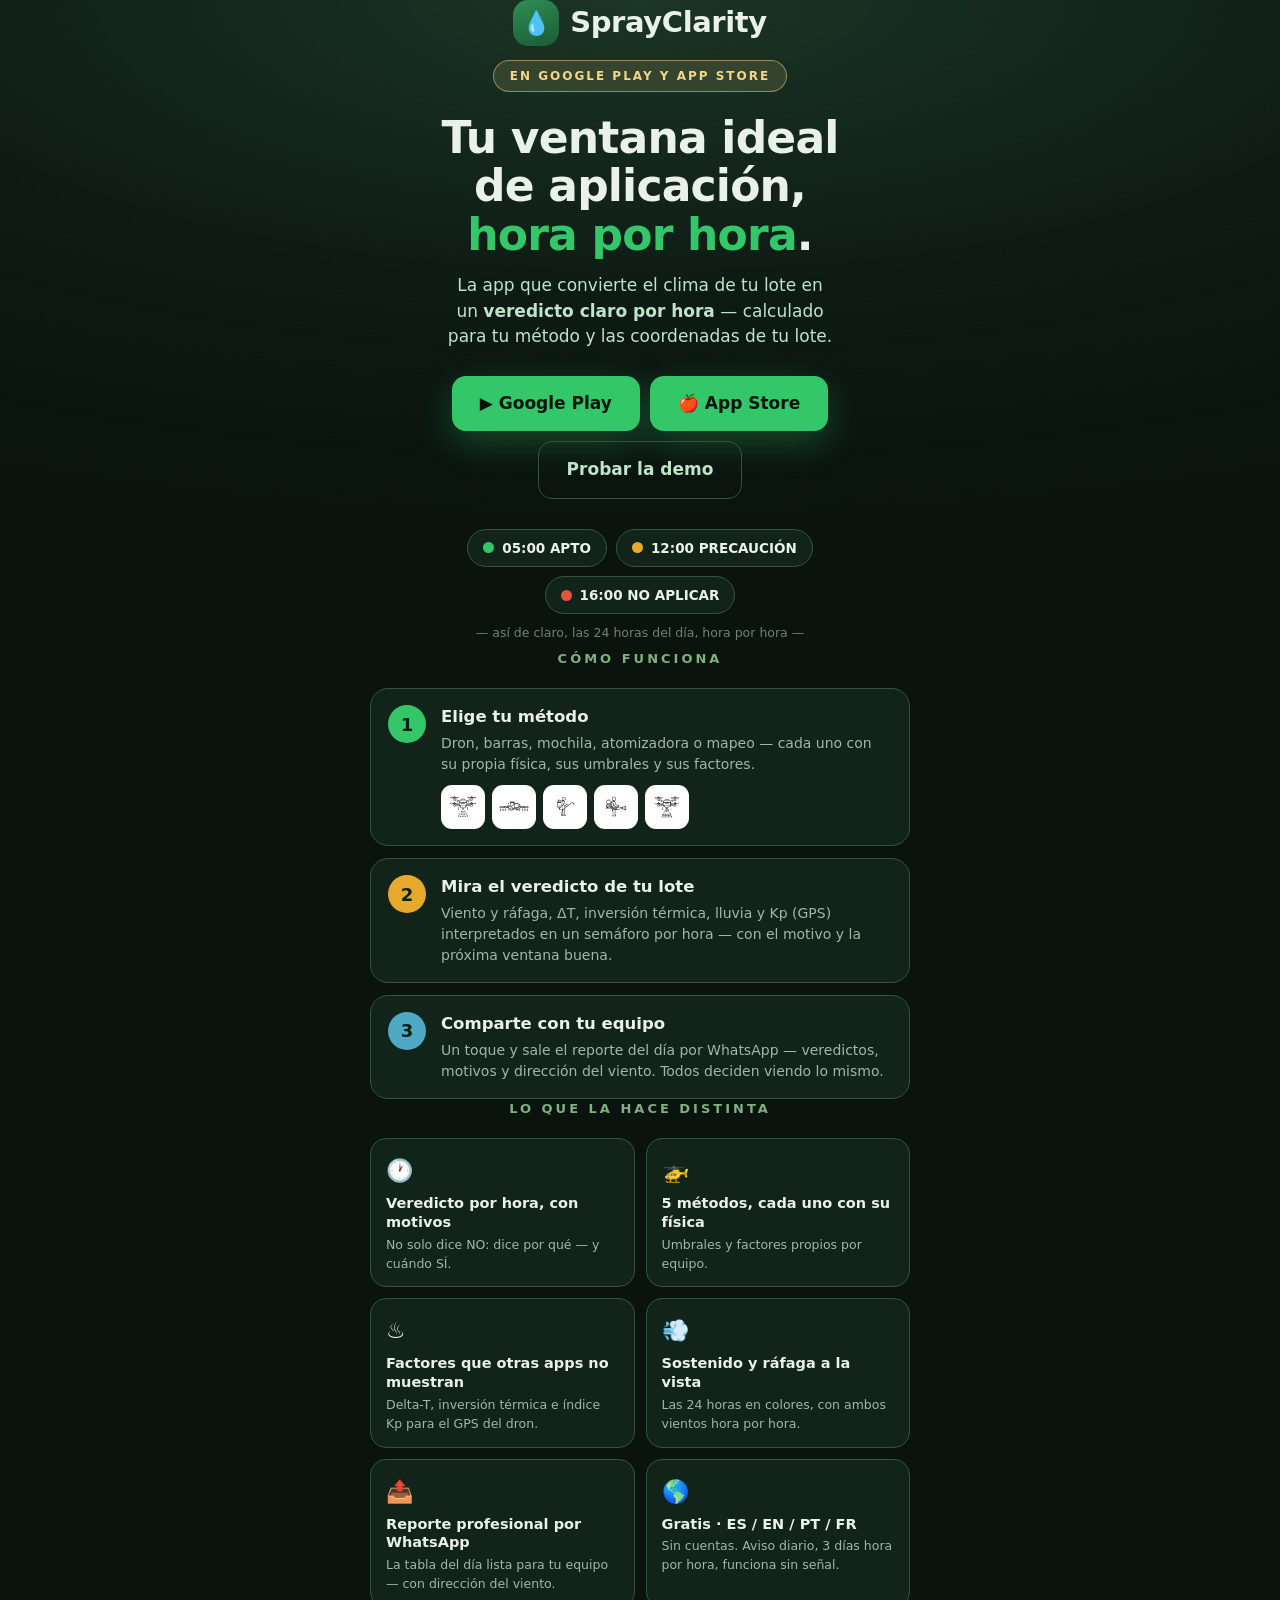
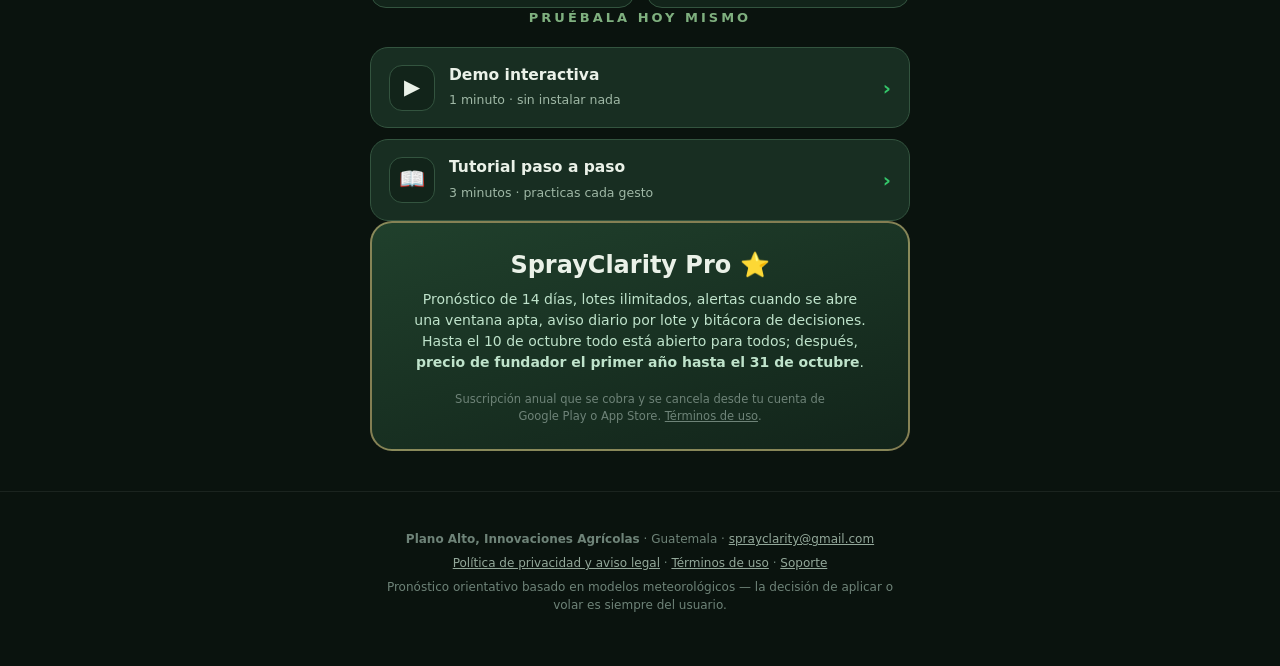
<file: app.html>
<!DOCTYPE html>
<html lang="es">
<head>
<meta charset="UTF-8">
<meta name="viewport" content="width=device-width, initial-scale=1.0">
<title>SprayClarity — Tu ventana ideal de aplicación, hora por hora</title>
<!-- Vista previa del enlace (WhatsApp, Facebook, etc.): la misma imagen y los mismos textos que la landing (2026-11-19).
     Antes apuntaba a landing-og.png, la imagen del prelanzamiento ("muy pronto", lista de espera). -->
<meta property="og:type" content="website"><meta property="og:site_name" content="SprayClarity"><meta property="og:locale" content="es_LA">
<meta property="og:title" content="Que no llueva no significa que puedas aplicar"><meta property="og:description" content="Un veredicto por hora para dron, pulverizador terrestre, mochila y más. Gratis, sin crear cuenta.">
<meta property="og:url" content="https://sprayclarity.com/app"><meta property="og:image" content="https://sprayclarity.com/assets/landing/og-es.jpg"><meta property="og:image:width" content="1200"><meta property="og:image:height" content="630">
<meta name="twitter:card" content="summary_large_image"><meta name="twitter:title" content="Que no llueva no significa que puedas aplicar"><meta name="twitter:description" content="Un veredicto por hora para dron, pulverizador terrestre, mochila y más. Gratis, sin crear cuenta."><meta name="twitter:image" content="https://sprayclarity.com/assets/landing/og-es.jpg">
<meta name="description" content="SprayClarity: tu ventana ideal de aplicación, hora por hora — veredicto claro para aplicar o volar, por método y por lote. Gratis, en español, inglés, portugués y francés. En Google Play y App Store.">
<link rel="icon" href="data:image/svg+xml,%3Csvg xmlns='http://www.w3.org/2000/svg' viewBox='0 0 100 100'%3E%3Ctext y='.9em' font-size='90'%3E%F0%9F%92%A7%3C/text%3E%3C/svg%3E">
<script>
/* ENLACE INTELIGENTE (2026-10-07): sprayclarity.com/app?via=<origen>
   iPhone/iPad → App Store · Android → Google Play con referrer utm_source=<origen> (la misma atribución que ya usan
   los reportes compartidos y los anuncios) · computadora u otros → esta página con las dos insignias.
   ?noredir=1 desactiva la redirección (para ver la página desde un teléfono). Los rastreadores de WhatsApp/Facebook no
   ejecutan este script: la vista previa (og:*) sigue saliendo. */
(function(){
  try{
    var q=new URLSearchParams(location.search);
    var via=((q.get('via')||q.get('utm_source')||'web').replace(/[^a-z0-9_-]/gi,'').slice(0,40))||'web';
    var PLAY='https://play.google.com/store/apps/details?id=com.planoalto.sprayclarity&referrer='+encodeURIComponent('utm_source='+via);
    /* 1.9.5 (2026-11-01): enlace de campaña de App Store — ct = origen (via); pt = Provider token de App Store Connect
       (Trends → Campaigns), pendiente de que lo pase el usuario. Sin pt, Apple no atribuye; ct y mt no estorban. */
    var APPLE_PT='';
    var IOS='https://apps.apple.com/app/id6804949973?mt=8&ct='+encodeURIComponent(via)+(APPLE_PT?'&pt='+encodeURIComponent(APPLE_PT):'');
    window.SC_LINKS={play:PLAY,ios:IOS,via:via};
    var ua=navigator.userAgent||'';
    var isIOS=/iPhone|iPad|iPod/i.test(ua)||(/Macintosh/.test(ua)&&navigator.maxTouchPoints>1); /* iPadOS se presenta como Mac */
    var isAndroid=/Android/i.test(ua);
    var plat=isIOS?'ios':(isAndroid?'android':'otro'),redir=(q.get('noredir')==='1')?'no':(isIOS?'appstore':(isAndroid?'play':'pagina'));
    /* 1.9.5: cuenta la apertura del enlace en el mismo proyecto de PostHog que la app, sin cookies ni identificador persistente
       (id aleatorio por visita, sin perfil de persona). Cierra el hueco entre "reporte compartido" (la app) e "instalación
       atribuida" (Install Referrer). keepalive: la petición sobrevive a la redirección. */
    try{
      var rid='web-'+Math.random().toString(36).slice(2,12)+Date.now().toString(36);
      fetch('https://us.i.posthog.com/i/v0/e/',{method:'POST',keepalive:true,headers:{'Content-Type':'application/json'},body:JSON.stringify({api_key:'phc_yUbnmZVEWeoh5z5EiCa9YhdCkiCcrFXJVthh9KwEEVzs',event:'landing_app_open',distinct_id:rid,properties:{via:via,platform:plat,redirect:redir,lang:(navigator.language||'').slice(0,2),$host:'sprayclarity.com',$current_url:location.origin+location.pathname,$lib:'sprayclarity-web',$process_person_profile:false}})}).catch(function(){});
    }catch(e){}
    document.addEventListener('DOMContentLoaded',function(){ /* en la página, las insignias llevan el mismo origen */
      try{document.querySelectorAll('a[href*="play.google.com"]').forEach(function(a){a.href=PLAY;});}catch(e){}
      try{document.querySelectorAll('a[href*="apps.apple.com"]').forEach(function(a){a.href=IOS;});}catch(e){}
    });
    if(q.get('noredir')==='1')return;
    if(isIOS){location.replace(IOS);return;}
    if(isAndroid){location.replace(PLAY);return;}
  }catch(e){}
})();
</script>
<style>
  :root{
    --bg:#0A130E; --card:#12241A; --card2:#182E22; --line:#33543F;
    --ink:#EAF1E8; --sub:#BFE3CB; --mut:#9FB8A6; --dim:#93A89A; --na:#6E8378;
    --go:#34C76A; --cau:#E6A92B; --no:#E2533B; --sky:#4FA8C4; --day:#F4D58A;
  }
  *{box-sizing:border-box;margin:0;padding:0}
  html{scroll-behavior:smooth}
  body{background:radial-gradient(120% 60% at 50% 0%,#1B3526 0%,#0E1A14 55%,var(--bg) 100%) fixed,var(--bg);color:var(--ink);
    font-family:system-ui,-apple-system,'Segoe UI',Roboto,sans-serif;-webkit-font-smoothing:antialiased;line-height:1.5}
  .mono{font-family:ui-monospace,'Cascadia Mono',Consolas,monospace;font-variant-numeric:tabular-nums}
  .wrap{max-width:580px;margin:0 auto;padding:0 20px}
  a{color:inherit}
  button,input{font-family:inherit;font-size:inherit}

  /* hero */
  header{padding:34px 0 8px;text-align:center}
  .brand{display:inline-flex;align-items:center;gap:11px;margin-bottom:14px}
  .drop{width:46px;height:46px;border-radius:15px;background:linear-gradient(160deg,#2E8F55,#1C5A36);display:grid;place-items:center;font-size:23px;color:#fff}
  .brand b{font-size:29px;font-weight:800;letter-spacing:-.4px}
  .soon{display:inline-block;background:rgba(244,213,138,.13);border:1px solid rgba(244,213,138,.5);color:var(--day);
    font-size:12px;font-weight:800;letter-spacing:2px;border-radius:99px;padding:6px 16px;margin-bottom:22px}
  h1{font-size:clamp(30px,7.6vw,44px);font-weight:800;letter-spacing:-.8px;line-height:1.1;margin-bottom:14px;text-wrap:balance}
  h1 em{font-style:normal;color:var(--go)}
  .tag{font-size:17px;color:var(--sub);max-width:460px;margin:0 auto 26px;text-wrap:balance}
  .cta{display:inline-flex;align-items:center;gap:9px;background:var(--go);color:#06140C;font-weight:800;font-size:17px;
    border-radius:14px;padding:15px 28px;text-decoration:none;box-shadow:0 12px 34px rgba(52,199,106,.28)}
  .cta.ghost{background:transparent;color:var(--sub);border:1.5px solid var(--line);box-shadow:none;font-weight:700}
  .ctarow{display:flex;gap:10px;justify-content:center;flex-wrap:wrap;margin-bottom:30px}

  /* verdict strip */
  .vstrip{display:flex;gap:9px;justify-content:center;flex-wrap:wrap;margin-bottom:10px}
  .vp{display:flex;align-items:center;gap:8px;background:var(--card);border:1px solid var(--line);border-radius:99px;padding:8px 15px;font-size:13.5px;font-weight:700}
  .vp i{width:11px;height:11px;border-radius:50%;display:inline-block}
  .vhint{font-size:12.5px;color:var(--na);text-align:center;margin-bottom:6px}

  section{padding:34px 0 6px}
  .eyebrow{font-size:13px;font-weight:800;letter-spacing:3px;color:#7FB07F;text-transform:uppercase;text-align:center;margin-bottom:20px}

  /* pasos */
  .steps{display:flex;flex-direction:column;gap:12px}
  .step{display:flex;gap:15px;align-items:flex-start;background:var(--card);border:1px solid var(--line);border-radius:18px;padding:16px 17px}
  .sn{flex:0 0 38px;height:38px;border-radius:50%;display:grid;place-items:center;font-weight:800;font-size:18px;color:#0E2117}
  .step h3{font-size:16.5px;font-weight:800;margin-bottom:3px}
  .step p{font-size:14px;color:var(--mut)}
  .micons{display:flex;gap:7px;margin-top:10px}
  .micons span{width:44px;height:44px;border-radius:11px;background:#fff;display:grid;place-items:center}
  .micons img{width:34px;height:34px;display:block}

  /* features */
  .grid{display:grid;grid-template-columns:1fr 1fr;gap:11px}
  @media(max-width:430px){.grid{grid-template-columns:1fr}}
  .f{background:var(--card);border:1px solid var(--line);border-radius:16px;padding:15px 15px 13px}
  .f .e{font-size:22px;margin-bottom:7px}
  .f b{display:block;font-size:14.5px;font-weight:800;margin-bottom:4px;line-height:1.3}
  .f p{font-size:12.5px;color:var(--mut)}

  /* try cards */
  .try{display:flex;flex-direction:column;gap:11px}
  .tc{display:flex;align-items:center;gap:14px;background:var(--card2);border:1.5px solid var(--line);border-radius:18px;padding:16px 18px;text-decoration:none;transition:border-color .15s}
  .tc:hover{border-color:var(--go)}
  .tc .ic{flex:0 0 46px;height:46px;border-radius:13px;background:var(--card);border:1px solid var(--line);display:grid;place-items:center;font-size:21px}
  .tc b{display:block;font-size:15.5px;font-weight:800}
  .tc small{font-size:12.5px;color:var(--mut)}
  .tc .go{margin-left:auto;color:var(--go);font-size:20px;font-weight:800}

  /* waitlist */
  #pro{scroll-margin-top:20px}
  .wl{background:linear-gradient(165deg,#20402C,#12241A);border:2px solid rgba(244,213,138,.5);border-radius:22px;padding:24px 20px;text-align:center}
  .wl h2{font-size:24px;font-weight:800;margin-bottom:6px;text-wrap:balance}
  .wl .sub2{font-size:14px;color:var(--sub);margin-bottom:18px;text-wrap:balance}
  .frow{display:flex;gap:9px;max-width:430px;margin:0 auto 10px}
  @media(max-width:430px){.frow{flex-direction:column}}
  .frow input{flex:1;background:#0E1A14;border:1.5px solid var(--line);border-radius:13px;color:var(--ink);padding:14px 15px;font-size:16px;outline:none;min-width:0}
  .frow input:focus{border-color:var(--go)}
  .frow input::placeholder{color:#5E7367}
  .frow button{background:var(--day);color:#3A2E07;font-weight:800;border:0;border-radius:13px;padding:14px 22px;cursor:pointer;font-size:15.5px;white-space:nowrap}
  .fine{font-size:11.5px;color:var(--na);max-width:400px;margin:0 auto}
  .oktick{display:none;margin:6px auto 4px;color:var(--go);font-weight:800;font-size:16px}
  .err{display:none;color:#F0A99B;font-size:13px;font-weight:700;margin-bottom:8px}

  footer{padding:38px 0 46px;text-align:center;border-top:1px solid rgba(255,255,255,.07);margin-top:40px}
  footer p{font-size:12px;color:var(--na);margin-bottom:6px}
  footer a{color:var(--dim)}
</style>
</head>
<body>

<header class="wrap">
  <div class="brand"><span class="drop">💧</span><b>SprayClarity</b></div><br>
  <span class="soon">EN GOOGLE PLAY Y APP STORE</span>
  <h1>Tu ventana ideal de aplicación, <em>hora por hora</em>.</h1>
  <p class="tag">La app que convierte el clima de tu lote en un <b>veredicto claro por hora</b> — calculado para tu método y las coordenadas de tu lote.</p>
  <div class="ctarow">
    <a class="cta" href="https://play.google.com/store/apps/details?id=com.planoalto.sprayclarity&referrer=utm_source%3Dweb">▶ Google Play</a>
    <a class="cta" href="https://apps.apple.com/app/id6804949973">🍎 App Store</a>
    <a class="cta ghost" href="https://dagri7048-pixel.github.io/sprayclarity-legal/demo.html">Probar la demo</a>
  </div>
  <div class="vstrip">
    <span class="vp"><i style="background:var(--go)"></i>05:00 APTO</span>
    <span class="vp"><i style="background:var(--cau)"></i>12:00 PRECAUCIÓN</span>
    <span class="vp"><i style="background:var(--no)"></i>16:00 NO APLICAR</span>
  </div>
  <p class="vhint">— así de claro, las 24 horas del día, hora por hora —</p>
</header>

<section class="wrap">
  <div class="eyebrow">Cómo funciona</div>
  <div class="steps">
    <div class="step"><span class="sn" style="background:var(--go)">1</span>
      <div><h3>Elige tu método</h3><p>Dron, barras, mochila, atomizadora o mapeo — cada uno con su propia física, sus umbrales y sus factores.</p>
      <div class="micons" id="micons"></div></div></div>
    <div class="step"><span class="sn" style="background:var(--cau)">2</span>
      <div><h3>Mira el veredicto de tu lote</h3><p>Viento y ráfaga, ΔT, inversión térmica, lluvia y Kp (GPS) interpretados en un semáforo por hora — con el motivo y la próxima ventana buena.</p></div></div>
    <div class="step"><span class="sn" style="background:var(--sky)">3</span>
      <div><h3>Comparte con tu equipo</h3><p>Un toque y sale el reporte del día por WhatsApp — veredictos, motivos y dirección del viento. Todos deciden viendo lo mismo.</p></div></div>
  </div>
</section>

<section class="wrap">
  <div class="eyebrow">Lo que la hace distinta</div>
  <div class="grid">
    <div class="f"><div class="e">🕐</div><b>Veredicto por hora, con motivos</b><p>No solo dice NO: dice por qué — y cuándo SÍ.</p></div>
    <div class="f"><div class="e">🚁</div><b>5 métodos, cada uno con su física</b><p>Umbrales y factores propios por equipo.</p></div>
    <div class="f"><div class="e">♨️</div><b>Factores que otras apps no muestran</b><p>Delta-T, inversión térmica e índice Kp para el GPS del dron.</p></div>
    <div class="f"><div class="e">💨</div><b>Sostenido y ráfaga a la vista</b><p>Las 24 horas en colores, con ambos vientos hora por hora.</p></div>
    <div class="f"><div class="e">📤</div><b>Reporte profesional por WhatsApp</b><p>La tabla del día lista para tu equipo — con dirección del viento.</p></div>
    <div class="f"><div class="e">🌎</div><b>Gratis · ES / EN / PT / FR</b><p>Sin cuentas. Aviso diario, 3 días hora por hora, funciona sin señal.</p></div>
  </div>
</section>

<section class="wrap">
  <div class="eyebrow">Pruébala hoy mismo</div>
  <div class="try">
    <a class="tc" href="https://dagri7048-pixel.github.io/sprayclarity-legal/demo.html"><span class="ic">▶</span><span><b>Demo interactiva</b><small>1 minuto · sin instalar nada</small></span><span class="go">›</span></a>
    <a class="tc" href="https://dagri7048-pixel.github.io/sprayclarity-legal/tutorial.html"><span class="ic">📖</span><span><b>Tutorial paso a paso</b><small>3 minutos · practicas cada gesto</small></span><span class="go">›</span></a>
  </div>
</section>

<section class="wrap" id="pro">
  <div class="wl">
    <h2>SprayClarity Pro ⭐</h2>
    <p class="sub2">Pronóstico de 14 días, lotes ilimitados, alertas cuando se abre una ventana apta, aviso diario por lote y bitácora de decisiones. Hasta el 10 de octubre todo está abierto para todos; después, <b>precio de fundador el primer año hasta el 31 de octubre</b>.</p>
    <p class="fine">Suscripción anual que se cobra y se cancela desde tu cuenta de Google Play o App Store. <a href="https://sprayclarity.com/terminos/">Términos de uso</a>.</p>
  </div>
</section>

<footer>
  <div class="wrap">
    <p><b>Plano Alto, Innovaciones Agrícolas</b> · Guatemala · <a href="mailto:sprayclarity@gmail.com">sprayclarity@gmail.com</a></p>
    <p><a href="https://dagri7048-pixel.github.io/sprayclarity-legal/">Política de privacidad y aviso legal</a> · <a href="https://sprayclarity.com/terminos/">Términos de uso</a> · <a href="https://sprayclarity.com/soporte">Soporte</a></p>
    <p>Pronóstico orientativo basado en modelos meteorológicos — la decisión de aplicar o volar es siempre del usuario.</p>
  </div>
</footer>

<script>
const MICON={dron:'[data-uri]',terrestre:'[data-uri]',mochila:'[data-uri]',motor:'[data-uri]',mapeo:'[data-uri]'};
document.getElementById('micons').innerHTML=['dron','terrestre','mochila','motor','mapeo'].map(function(k){return '<span><img src="'+MICON[k]+'" alt="'+k+'"></span>';}).join('');
/* 2026-09-27: la lista de espera del prelanzamiento se retiró; la app ya está publicada. */
</script>
</body>
</html>
</file>
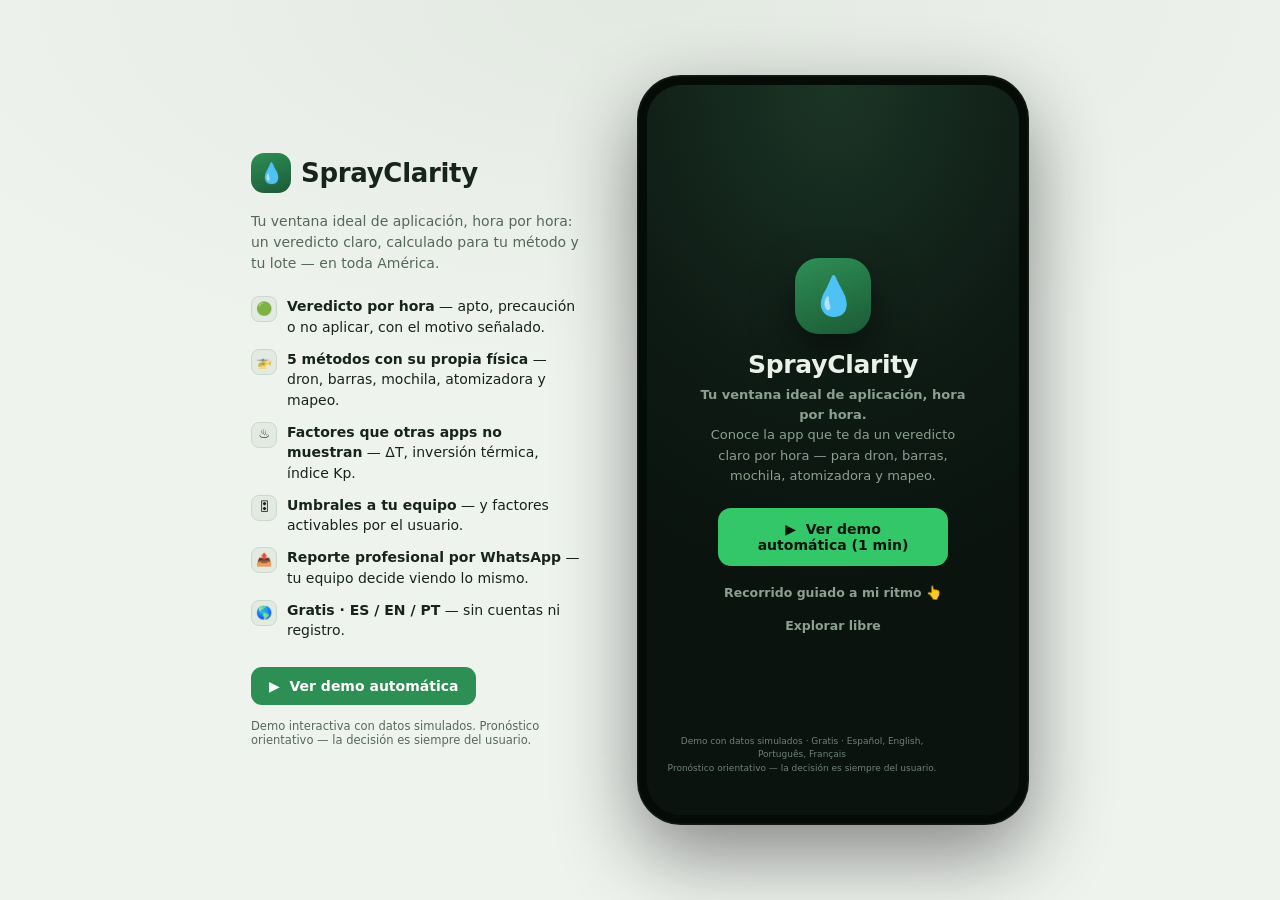
<file: demo.html>
<!DOCTYPE html>
<html lang="es">
<head>
<meta charset="UTF-8">
<meta name="viewport" content="width=device-width, initial-scale=1.0">
<title>SprayClarity — Demo interactiva</title>
<meta property="og:title" content="SprayClarity — Prueba la app en 1 minuto 💧">
<meta property="og:description" content="Tu ventana ideal de aplicación, hora por hora. Demo interactiva: veredicto por hora, 5 métodos, umbrales a tu equipo y reporte para WhatsApp. Gratis · ES/EN/PT/FR.">
<meta property="og:image" content="https://dagri7048-pixel.github.io/sprayclarity-legal/demo-og.png">
<meta property="og:url" content="https://dagri7048-pixel.github.io/sprayclarity-legal/demo.html">
<meta property="og:type" content="website">
<meta name="description" content="Demo interactiva de SprayClarity: tu ventana ideal de aplicación, hora por hora, con un veredicto claro para cada hora.">
<link rel="icon" href="data:image/svg+xml,%3Csvg xmlns='http://www.w3.org/2000/svg' viewBox='0 0 100 100'%3E%3Ctext y='.9em' font-size='90'%3E%F0%9F%92%A7%3C/text%3E%3C/svg%3E">
</head>
<body>
<style>
  :root{
    --pg:#EFF3EE; --pg2:#E3EAE2; --ink:#16241C; --ink2:#54685B; --acc:#2E8F55; --rail-line:#CBD8CC;
    --paper:#0E1A14; --card:#16241C; --card2:#1B2C22; --aink:#EAF1E8; --soft:#8CA091; --dim:#93A89A;
    --line:rgba(255,255,255,.10); --go:#34C76A; --cau:#E6A92B; --no:#E2533B; --sky:#4FA8C4; --day:#F4D58A; --na:#6E8378;
  }
  @media (prefers-color-scheme: dark){ :root{ --pg:#0A130E; --pg2:#0F1B13; --ink:#EAF1E8; --ink2:#8CA091; --rail-line:#22352A; } }
  :root[data-theme="dark"]{ --pg:#0A130E; --pg2:#0F1B13; --ink:#EAF1E8; --ink2:#8CA091; --rail-line:#22352A; }
  :root[data-theme="light"]{ --pg:#EFF3EE; --pg2:#E3EAE2; --ink:#16241C; --ink2:#54685B; --rail-line:#CBD8CC; }

  *{box-sizing:border-box;margin:0;padding:0}
  html,body{background:var(--pg)}
  body{font-family:system-ui,-apple-system,'Segoe UI',Roboto,sans-serif;color:var(--ink);-webkit-font-smoothing:antialiased}
  button{font-family:inherit;border:0;background:none;color:inherit;cursor:pointer}
  .mono{font-family:ui-monospace,'Cascadia Mono',Consolas,Menlo,monospace;font-variant-numeric:tabular-nums}

  .stage{min-height:100vh;display:flex;align-items:center;justify-content:center;gap:56px;padding:28px 16px 120px;background:radial-gradient(90% 60% at 50% 0%,var(--pg2) 0%,var(--pg) 70%)}
  .rail{display:none;max-width:330px}
  @media(min-width:1000px){ .rail{display:block} .stage{padding-bottom:28px} }
  .rail .brand{display:flex;align-items:center;gap:10px;margin-bottom:18px}
  .rail .drop{width:40px;height:40px;border-radius:13px;background:linear-gradient(160deg,#2E8F55,#1C5A36);display:grid;place-items:center;color:#fff;font-size:20px}
  .rail h1{font-size:26px;font-weight:800;letter-spacing:-.3px}
  .rail .tag{color:var(--ink2);font-size:14px;margin-bottom:22px;line-height:1.5}
  .rail ul{list-style:none;display:flex;flex-direction:column;gap:12px;margin-bottom:26px}
  .rail li{display:flex;gap:10px;font-size:14px;line-height:1.45;align-items:flex-start}
  .rail li b{font-weight:650}
  .rail .ic{flex:0 0 auto;width:26px;height:26px;border-radius:8px;background:var(--pg2);border:1px solid var(--rail-line);display:grid;place-items:center;font-size:13px}
  .rail .cta{display:inline-flex;align-items:center;gap:8px;background:var(--acc);color:#fff;font-weight:700;font-size:14px;padding:11px 18px;border-radius:11px}
  .rail .fine{margin-top:14px;font-size:11.5px;color:var(--ink2)}

  /* ---------- Phone ---------- */
  .pwrap{position:relative}
  .phone{position:relative;width:min(392px,calc(100vw - 20px));height:min(800px,calc(100vh - 150px));min-height:560px;background:#050B07;border-radius:44px;padding:10px;box-shadow:0 30px 80px rgba(0,0,0,.45),0 0 0 1.5px rgba(255,255,255,.06) inset}
  .bezel{position:relative;width:100%;height:100%;border-radius:35px;overflow:hidden;background:radial-gradient(120% 70% at 50% 0%,#16271D 0%,#0E1A14 50%,#0A130E 100%);color:var(--aink)}
  .punch{position:absolute;top:10px;left:50%;transform:translateX(-50%);width:84px;height:22px;background:#050B07;border-radius:12px;z-index:40}
  .sbar{position:relative;z-index:30;display:flex;justify-content:space-between;align-items:center;padding:12px 20px 4px;font-size:12.5px;font-weight:600;color:var(--soft)}
  .sbar .demo{position:absolute;left:50%;transform:translateX(-50%);top:38px;background:rgba(79,168,196,.16);border:1px solid rgba(79,168,196,.5);color:#9FD3E4;font-size:9.5px;font-weight:800;letter-spacing:1.5px;padding:2px 9px;border-radius:99px}
  .screen{position:absolute;inset:44px 0 0 0;overflow-y:auto;padding:26px 14px 90px;scroll-behavior:smooth}
  @media (prefers-reduced-motion: reduce){ .screen{scroll-behavior:auto} *{animation:none!important;transition:none!important} }

  .apphead{display:flex;align-items:center;justify-content:space-between;margin-bottom:10px}
  .apphead .lg{display:flex;align-items:center;gap:8px;font-weight:800;font-size:17px;letter-spacing:-.2px}
  .apphead .dropm{width:26px;height:26px;border-radius:9px;background:linear-gradient(160deg,#2E8F55,#1C5A36);display:grid;place-items:center;font-size:13px}
  .gear{width:34px;height:30px;border:1px solid var(--line);border-radius:10px;background:var(--card);color:var(--soft);display:grid;place-items:center;font-size:14px}
  .loterow{display:flex;gap:8px;margin-bottom:12px}
  .lote{flex:1;display:flex;align-items:center;gap:7px;background:var(--card);border:1px solid var(--line);border-radius:11px;padding:8px 11px;font-size:12.5px;color:var(--aink);font-weight:600}
  .lote small{color:var(--dim);font-weight:500}

  .methods{display:flex;gap:6px;margin-bottom:14px}
  .mi{flex:1;display:flex;flex-direction:column;align-items:center;gap:5px;background:var(--card);border:1px solid var(--line);border-radius:12px;padding:7px 2px 7px;font-size:9.5px;color:var(--soft);font-weight:600;transition:border-color .15s, background .15s}
  .mi .mtile{width:30px;height:30px;border-radius:9px;background:#fff;display:grid;place-items:center}
  .mi .mtile img{width:24px;height:24px;display:block}
  .mi.on{background:var(--card2);border-color:var(--go);color:var(--aink)}
  .mdl{display:flex;justify-content:center;margin:-4px 0 10px;font-family:ui-monospace,Consolas,monospace;font-size:10px;color:var(--dim)}
  .dnav{position:absolute;left:0;right:0;bottom:0;z-index:45;display:flex;background:rgba(10,19,14,.94);border-top:1px solid var(--line);padding:7px 0 10px}
  .dnav button{flex:1;display:flex;flex-direction:column;align-items:center;gap:3px;font-size:9.5px;font-weight:700;color:var(--soft)}
  .dnav button.on{color:var(--go)}
  .dnav svg{width:20px;height:20px}
  #dptr{position:absolute;top:40px;left:50%;transform:translate(-50%,-60px);z-index:70;width:34px;height:34px;border-radius:50%;background:var(--card2);border:1px solid var(--line);color:var(--go);display:grid;place-items:center;transition:transform .15s;font-size:15px}
  #dptr.load{animation:dspin .8s linear infinite}
  @keyframes dspin{to{transform:translate(-50%,24px) rotate(360deg)}}

  .hero{border-radius:18px;padding:16px 15px 14px;margin-bottom:12px;border:1px solid var(--line);background:linear-gradient(165deg,var(--card2),var(--card))}
  .hero .eyebrow{font-size:10px;font-weight:800;letter-spacing:1.6px;text-transform:uppercase;color:var(--soft);margin-bottom:8px}
  .vrow{display:flex;align-items:center;gap:11px;margin-bottom:8px}
  .vdot{width:46px;height:46px;border-radius:50%;flex:0 0 auto;box-shadow:0 0 0 6px rgba(255,255,255,.05)}
  .vlabel{font-size:24px;font-weight:800;letter-spacing:-.4px;line-height:1.05}
  .vhour{font-size:11.5px;color:var(--dim);font-weight:600;margin-top:3px}
  .reasons{font-size:12.5px;color:var(--soft);line-height:1.45;margin-bottom:10px;min-height:18px}
  .nextwin{display:inline-flex;align-items:center;gap:7px;background:rgba(52,199,106,.12);border:1px solid rgba(52,199,106,.4);color:#9FE0B8;border-radius:99px;padding:5px 11px;font-size:11.5px;font-weight:700}
  .readings{display:flex;gap:8px;margin-bottom:12px}
  .rd{flex:1;background:var(--card);border:1px solid var(--line);border-radius:13px;padding:9px 10px}
  .rd .k{font-size:9.5px;font-weight:700;letter-spacing:1px;text-transform:uppercase;color:var(--soft);margin-bottom:3px}
  .rd .v{font-size:16px;font-weight:800}
  .rd .v small{font-size:10px;color:var(--dim);font-weight:600}

  .chips{display:grid;grid-template-columns:1fr 1fr 1fr;gap:7px;margin-bottom:14px}
  .fc{background:var(--card);border:1px solid var(--line);border-radius:12px;padding:8px 9px}
  .fc .h{display:flex;justify-content:space-between;align-items:center;font-size:9.5px;font-weight:700;color:var(--soft);letter-spacing:.4px;margin-bottom:3px}
  .fdot{width:8px;height:8px;border-radius:50%}
  .fc .v{font-size:13.5px;font-weight:800}
  .fc .v small{font-size:9px;color:var(--dim)}
  .fc .s{font-size:9px;color:var(--dim);margin-top:1px}

  .card{background:var(--card);border:1px solid var(--line);border-radius:16px;padding:13px 13px 11px;margin-bottom:12px}
  .card .ttl{display:flex;justify-content:space-between;align-items:baseline;margin-bottom:10px}
  .card .ttl b{font-size:13px;font-weight:800}
  .card .ttl span{font-size:10px;color:var(--dim)}
  .tl{display:flex;gap:5px;overflow-x:auto;padding-bottom:4px;margin-bottom:4px}
  .tcell{flex:0 0 47px;display:flex;flex-wrap:wrap;align-items:flex-end;justify-content:center;column-gap:3px;background:rgba(255,255,255,.045);border-radius:9px;padding:4px 3px 2px;cursor:pointer}
  .tcell.sel{outline:2px solid #fff;outline-offset:-1px}
  .bar2{width:calc(50% - 3px);border-radius:5px 5px 2px 2px;display:flex;justify-content:center;align-items:flex-start}
  .bar2 i{font-style:normal;font-family:ui-monospace,Consolas,monospace;font-size:8.5px;font-weight:800;color:#06140C;padding-top:2px}
  .bar2.gu{opacity:.62}
  .tcell b{width:100%;text-align:center;font-size:8.5px;color:var(--dim);font-weight:600;font-family:ui-monospace,Consolas,monospace;margin-top:2px}
  .windline{font-size:10.5px;color:var(--soft)}
  .days{display:flex;gap:6px;overflow-x:auto;padding-bottom:2px}
  .day{flex:0 0 auto;display:flex;flex-direction:column;align-items:center;gap:3px;background:var(--card2);border:1px solid var(--line);border-radius:11px;padding:7px 11px;font-size:10px;color:var(--soft);font-weight:700}
  .day .dd{display:flex;gap:2px}
  .day .dd i{width:6px;height:6px;border-radius:50%}
  .day.on{border-color:var(--go);color:var(--aink)}
  .day .pro{font-size:7.5px;letter-spacing:.8px;color:var(--day)}

  .acts{display:flex;gap:8px;margin-bottom:12px}
  .act{flex:1;display:flex;align-items:center;justify-content:center;gap:6px;border-radius:12px;padding:11px 4px;font-size:11.5px;font-weight:800;border:1px solid var(--line);background:var(--card);color:var(--aink)}
  .act.pri{background:var(--go);border-color:var(--go);color:#06140C}
  .mapc{position:relative;height:104px;border-radius:16px;overflow:hidden;border:1px solid var(--line);margin-bottom:12px;background:
    radial-gradient(60% 90% at 20% 30%, #24451F 0%, transparent 60%),
    radial-gradient(50% 70% at 75% 25%, #3A5A28 0%, transparent 55%),
    radial-gradient(70% 80% at 60% 80%, #2C4A22 0%, transparent 60%),
    linear-gradient(140deg,#1E3A1A,#293F1C 45%,#1C331A)}
  .mapc:after{content:"";position:absolute;inset:0;background:linear-gradient(0deg,rgba(14,26,20,.55),transparent 55%)}
  .mapc .pin{position:absolute;left:50%;top:34%;transform:translate(-50%,-50%);font-size:22px;filter:drop-shadow(0 3px 4px rgba(0,0,0,.6));z-index:2}
  .mapc .cap{position:absolute;left:12px;bottom:9px;z-index:2;font-size:11px;font-weight:700;color:#DFEDD9}
  .legalline{font-size:9.5px;color:var(--na);text-align:center;line-height:1.5;padding:0 10px}

  /* sheets & overlays inside phone */
  .sheet{position:absolute;left:0;right:0;bottom:0;z-index:60;background:var(--card2);border-radius:22px 22px 0 0;border-top:1.5px solid var(--line);padding:16px 16px 22px;transform:translateY(105%);transition:transform .28s cubic-bezier(.2,.8,.25,1);max-height:78%;overflow-y:auto}
  .sheet.open{transform:translateY(0)}
  .sheet .grab{width:38px;height:4px;border-radius:99px;background:var(--line);margin:0 auto 13px}
  .sheet h3{font-size:14.5px;font-weight:800;margin-bottom:3px}
  .sheet .sub{font-size:11px;color:var(--dim);margin-bottom:13px}
  .fxrow{display:flex;flex-wrap:wrap;gap:7px;margin-bottom:14px}
  .fx{border:1px solid var(--line);background:var(--card);color:var(--soft);font-size:11px;font-weight:700;border-radius:99px;padding:7px 12px;transition:all .12s}
  .fx.on{background:rgba(52,199,106,.14);border-color:var(--go);color:#9FE0B8}
  .thr{display:flex;justify-content:space-between;align-items:center;padding:9px 2px;border-top:1px solid var(--line);font-size:12px}
  .thr b{font-weight:700;color:var(--aink)}
  .thr .mono{color:var(--soft)}
  .pill{display:inline-block;background:rgba(244,213,138,.14);border:1px solid rgba(244,213,138,.45);color:var(--day);font-size:8.5px;font-weight:800;letter-spacing:1px;border-radius:99px;padding:2px 7px;vertical-align:2px}
  .scrim{position:absolute;inset:0;background:rgba(4,10,7,.55);opacity:0;pointer-events:none;transition:opacity .25s;z-index:55}
  .scrim.on{opacity:1;pointer-events:auto}

  .sharecard{background:linear-gradient(165deg,#20402C,#12241A);border:1px solid #3E6B4F;border-radius:14px;padding:12px;margin-bottom:12px}
  .sharecard .h{display:flex;align-items:center;gap:8px;font-size:11px;font-weight:800;margin-bottom:8px}
  .sharecard table{width:100%;border-collapse:collapse;font-size:8.6px}
  .sharecard th{color:#8CA091;font-weight:700;text-align:left;padding:3px 4px;border-bottom:1px solid rgba(255,255,255,.12);letter-spacing:.4px}
  .sharecard td{padding:3.5px 4px;border-bottom:1px solid rgba(255,255,255,.05);color:#D8E4DB}
  .sharecard .dt{width:7px;height:7px;border-radius:50%;display:inline-block}
  .sharefoot{font-size:8.5px;color:#8CA091;margin-top:7px;line-height:1.5}
  .wa{display:flex;align-items:center;justify-content:center;gap:8px;background:#25D366;color:#07300F;font-weight:800;font-size:12.5px;border-radius:12px;padding:12px;width:100%}

  .splash{position:absolute;inset:0;z-index:80;background:radial-gradient(110% 70% at 50% 0%,#1B3526 0%,#0E1A14 60%,#0A130E 100%);display:flex;flex-direction:column;align-items:center;justify-content:center;text-align:center;padding:30px;transition:opacity .4s, visibility .4s}
  .splash.off{opacity:0;visibility:hidden}
  .splash .bigdrop{width:76px;height:76px;border-radius:24px;background:linear-gradient(160deg,#2E8F55,#1C5A36);display:grid;place-items:center;font-size:38px;color:#fff;margin-bottom:16px;box-shadow:0 18px 40px rgba(0,0,0,.5)}
  .splash h2{font-size:25px;font-weight:800;letter-spacing:-.3px;margin-bottom:6px}
  .splash p{font-size:13px;color:var(--soft);line-height:1.55;max-width:270px;margin-bottom:22px}
  .splash .go{background:var(--go);color:#06140C;font-weight:800;font-size:14px;border-radius:13px;padding:13px 26px;margin-bottom:10px;width:230px}
  .splash .free{color:var(--soft);font-size:12.5px;font-weight:700;padding:9px}
  .splash .fine{position:absolute;bottom:18px;left:20px;right:20px;font-size:9px;color:var(--na);line-height:1.5}

  .toast{position:absolute;left:50%;bottom:96px;transform:translate(-50%,16px);background:#EAF1E8;color:#12241A;font-size:12px;font-weight:700;border-radius:99px;padding:9px 16px;opacity:0;transition:all .3s;z-index:90;white-space:nowrap;box-shadow:0 10px 26px rgba(0,0,0,.4)}
  .toast.on{opacity:1;transform:translate(-50%,0)}
  .hl{position:relative;z-index:52}
  .hl:before{content:"";position:absolute;inset:-5px;border-radius:18px;border:2.5px solid var(--sky);box-shadow:0 0 0 4px rgba(79,168,196,.25), 0 0 30px rgba(79,168,196,.35);pointer-events:none;animation:pulse 1.6s ease-in-out infinite}
  @keyframes pulse{0%,100%{opacity:.75}50%{opacity:1}}

  /* tour caption (outside phone) */
  .tour{position:fixed;left:50%;bottom:14px;transform:translateX(-50%);width:min(400px,calc(100vw - 18px));background:var(--card2);color:var(--aink);border:1px solid #33543F;border-radius:17px;padding:13px 15px 11px;z-index:120;box-shadow:0 18px 50px rgba(0,0,0,.5);display:none}
  .tour.on{display:block}
  .tour .step{font-size:9.5px;font-weight:800;letter-spacing:1.4px;color:var(--sky);margin-bottom:4px}
  .tour h4{font-size:15px;font-weight:800;margin-bottom:4px;text-wrap:balance}
  .tour p{font-size:12.5px;color:var(--soft);line-height:1.5;margin-bottom:10px}
  .tour .row{display:flex;align-items:center;justify-content:space-between}
  .tour .dots{display:flex;gap:4px}
  .tour .dots i{width:6px;height:6px;border-radius:50%;background:var(--line)}
  .tour .dots i.on{background:var(--sky)}
  .tour .nav{display:flex;gap:8px}
  .tour .nb{background:var(--card);border:1px solid var(--line);border-radius:10px;padding:8px 13px;font-size:12px;font-weight:800;color:var(--aink)}
  .tour .nb.pri{background:var(--sky);border-color:var(--sky);color:#06232E}
  .tour .skip{font-size:11px;color:var(--dim);font-weight:600;text-decoration:underline}
  .tprog{height:3px;border-radius:99px;background:var(--line);overflow:hidden;margin-bottom:9px}
  .tprog i{display:block;height:100%;width:0;background:var(--sky)}
</style>

<div class="stage">
  <aside class="rail">
    <div class="brand"><div class="drop">💧</div><h1>SprayClarity</h1></div>
    <p class="tag">Tu ventana ideal de aplicación, hora por hora: un veredicto claro, calculado para tu método y tu lote — en toda América.</p>
    <ul>
      <li><span class="ic">🟢</span><span><b>Veredicto por hora</b> — apto, precaución o no aplicar, con el motivo señalado.</span></li>
      <li><span class="ic">🚁</span><span><b>5 métodos con su propia física</b> — dron, barras, mochila, atomizadora y mapeo.</span></li>
      <li><span class="ic">♨️</span><span><b>Factores que otras apps no muestran</b> — ΔT, inversión térmica, índice Kp.</span></li>
      <li><span class="ic">🎛</span><span><b>Umbrales a tu equipo</b> — y factores activables por el usuario.</span></li>
      <li><span class="ic">📤</span><span><b>Reporte profesional por WhatsApp</b> — tu equipo decide viendo lo mismo.</span></li>
      <li><span class="ic">🌎</span><span><b>Gratis · ES / EN / PT</b> — sin cuentas ni registro.</span></li>
    </ul>
    <button class="cta" onclick="startTour(true)">▶ &nbsp;Ver demo automática</button>
    <p class="fine">Demo interactiva con datos simulados. Pronóstico orientativo — la decisión es siempre del usuario.</p>
  </aside>

  <div class="pwrap">
    <div class="phone"><div class="bezel">
      <div class="punch"></div>
      <div class="sbar"><span class="mono">05:42</span><span class="demo">DEMO · DATOS SIMULADOS</span><span>📶 🔋</span></div>

      <div class="screen" id="screen" style="padding-bottom:150px">
        <div class="apphead">
          <div class="lg"><span class="dropm">💧</span>SprayClarity</div>
          <div class="gear">⚙</div>
        </div>
        <div class="loterow"><div class="lote">📍 Lote San Rafael <small>· 14.62, -90.52</small></div></div>
        <div class="mdl" id="mdl"></div>

        <div class="methods" id="methods"></div>

        <div class="hero" id="hero">
          <div class="eyebrow" id="tagline"></div>
          <div class="vrow"><div class="vdot" id="vdot"></div>
            <div><div class="vlabel" id="vlabel"></div><div class="vhour" id="vhour"></div></div>
          </div>
          <div class="reasons" id="reasons"></div>
          <span class="nextwin" id="nextwin"></span>
        </div>

        <div class="readings" id="readings"></div>
        <div class="chips" id="chips"></div>

        <div class="card" id="tlcard">
          <div class="ttl"><b>Hoy, hora por hora</b><span>toca una barra</span></div>
          <div class="tl" id="tl"></div>
          <div class="windline mono" id="windline"></div>
        </div>

        <div class="card" id="dayscard">
          <div class="ttl"><b>Próximos días</b><span>pronóstico de 14 días</span></div>
          <div class="days" id="days"></div>
        </div>

        <div class="acts" id="acts">
          <button class="act pri" id="bShare" onclick="openShare()">📤 Compartir</button>
          <button class="act" onclick="openAlert()">🔔 Avísame</button>
          <button class="act" id="bCfg" onclick="openCfg()">🎛 Umbrales</button>
        </div>

        <div class="mapc" id="mapc"><span class="pin">📍</span><span class="cap">Cada lote guardado, con su propio pronóstico</span></div>
        <p class="legalline">Pronóstico orientativo basado en modelos meteorológicos.<br>La decisión de aplicar o volar es siempre del usuario.</p>
      </div>

      <div class="scrim" id="scrim" onclick="closeSheets()"></div>

      <div class="sheet" id="shCfg">
        <div class="grab"></div>
        <h3>Umbrales y factores <span class="pill">TUYOS</span></h3>
        <p class="sub">Elige qué factores participan del veredicto — y ajusta los límites a tu equipo.</p>
        <div class="fxrow" id="fxrow"></div>
        <div class="thr"><b>Viento ideal máx</b><span class="mono" id="thrW"></span></div>
        <div class="thr"><b>No aplicar desde</b><span class="mono" id="thrWH"></span></div>
        <div class="thr"><b>ΔT ideal</b><span class="mono">2 – 8 °C</span></div>
        <div class="thr"><b>Lluvia máx</b><span class="mono">0.2 mm · 60%</span></div>
      </div>

      <div class="sheet" id="shShare">
        <div class="grab"></div>
        <h3>Compartir el día</h3>
        <p class="sub">Imagen profesional con la tabla completa — lista para WhatsApp.</p>
        <div class="sharecard">
          <div class="h"><span class="dropm" style="width:20px;height:20px;border-radius:7px;font-size:10px">💧</span> SprayClarity · <span id="shMeth"></span></div>
          <table id="shTable"></table>
          <div class="sharefoot">🧩 Factores considerados: <span id="shFx"></span><br>🟢 Apto · 🟡 Precaución · 🔴 No · Pronóstico orientativo</div>
        </div>
        <button class="wa" onclick="toast('Así de fácil: un toque y a WhatsApp 📲')">💬 Enviar por WhatsApp</button>
      </div>

      <div class="sheet" id="shAlert">
        <div class="grab"></div>
        <h3>Aviso diario 🔔</h3>
        <p class="sub">Cada mañana, la ventana del día de tu lote — sin abrir la app.</p>
        <div class="thr"><b>Hora del aviso</b><span class="mono">05:30</span></div>
        <div class="thr"><b>Lote</b><span>📍 San Rafael</span></div>
        <div class="thr"><b>Ejemplo</b><span style="font-size:11px;color:var(--soft)">“🟢 Hoy: ventana 05–09 h · viento calmo”</span></div>
      </div>

      <div class="splash" id="splash">
        <div class="bigdrop">💧</div>
        <h2>SprayClarity</h2>
        <p><b>Tu ventana ideal de aplicación, hora por hora.</b><br>Conoce la app que te da un veredicto claro por hora — para dron, barras, mochila, atomizadora y mapeo.</p>
        <button class="go" onclick="startTour(true)">▶ &nbsp;Ver demo automática (1 min)</button>
        <button class="free" onclick="startTour(false)">Recorrido guiado a mi ritmo 👆</button>
        <button class="free" onclick="closeSplash()">Explorar libre</button>
        <p class="fine">Demo con datos simulados · Gratis · Español, English, Português, Français<br>Pronóstico orientativo — la decisión es siempre del usuario.</p>
      </div>

      <div class="toast" id="toast"></div>
      <div id="dptr">↓</div>
      <nav class="dnav">
        <button class="on" id="nvHoy" onclick="dnav('hoy')"><svg viewBox="0 0 24 24" fill="none" stroke="currentColor" stroke-width="2"><path d="M3 10.5L12 4l9 6.5V20a1 1 0 0 1-1 1h-5v-6h-6v6H4a1 1 0 0 1-1-1z"/></svg>Hoy</button>
        <button id="nvDia" onclick="dnav('dias')"><svg viewBox="0 0 24 24" fill="none" stroke="currentColor" stroke-width="2"><rect x="3" y="5" width="18" height="16" rx="2"/><path d="M3 9h18M8 3v4M16 3v4"/></svg>Diario</button>
        <button id="nvMap" onclick="dnav('mapa')"><svg viewBox="0 0 24 24" fill="none" stroke="currentColor" stroke-width="2"><path d="M9 4L3 6v14l6-2 6 2 6-2V4l-6 2-6-2z"/><path d="M9 4v14M15 6v14"/></svg>Mapa</button>
      </nav>
    </div></div>
  </div>
</div>

<div class="tour" id="tour">
  <div class="tprog"><i id="tBar"></i></div>
  <div class="step" id="tStep"></div>
  <h4 id="tTitle"></h4>
  <p id="tBody"></p>
  <div class="row">
    <button class="skip" onclick="endTour()">Salir</button>
    <div class="dots" id="tDots"></div>
    <div class="nav">
      <button class="nb" id="tPlay" onclick="toggleAuto()" aria-label="pausa/reproducir">⏸</button>
      <button class="nb" id="tPrev" onclick="tourGo(-1)">‹</button>
      <button class="nb pri" id="tNext" onclick="tourGo(1)">›</button>
    </div>
  </div>
</div>

<script>
const MICON={dron:'[data-uri]',terrestre:'[data-uri]',mochila:'[data-uri]',motor:'[data-uri]',mapeo:'[data-uri]'};
// ---------- Métodos (umbrales estilo producto, simplificados para demo) ----------
const METH = {
  dron:      {em:'🚁', s:'Dron',      tag:'Dron agrícola · pulverización', wg:15, wh:25, gc:20, gh:30, kp:true,  fly:false},
  terrestre: {em:'🚜', s:'Terrestre', tag:'Pulverización terrestre · barras', wg:18, wh:30, gc:26, gh:38, kp:false, fly:false},
  mochila:   {em:'🎒', s:'Mochila',   tag:'Mochila pulverizadora · manual', wg:12, wh:20, gc:17, gh:26, kp:false, fly:false},
  motor:     {em:'🌀', s:'Atomizadora',tag:'Atomizadora a motor', wg:10, wh:18, gc:15, gh:24, kp:false, fly:false},
  mapeo:     {em:'📷', s:'Mapeo',     tag:'Dron de mapeo · vuelo de imágenes', wg:25, wh:38, gc:35, gh:45, kp:true, fly:true}
};
let active='dron';
let FX = {wind:true, inv:true, dt:true, rain:true, kp:true, sun:true};
let selHour=6, selDay=0;

// ---------- Datos simulados (3 patrones de día) ----------
function mkDay(kind){
  const H=[];
  for(let h=0;h<24;h++){
    let s,g,dt,pp,pr,kp,inv=false,sun= h>=6&&h<=17 ? Math.round(Math.sin((h-6)/11*Math.PI)*62) : 0, cloud=20;
    if(kind===0){ // día clásico: ventana de madrugada/mañana
      s = h<5? 5+h%3 : h<10? 6+(h-5)*1.2 : h<16? 17+(h-10)*1.8 : h<19? 15 : 9;
      g = s*1.6+3; dt = h<9? 2.5+h*0.4 : h<16? 8+ (h-9)*0.5 : 5.5;
      pp = h<15? 5 : 20; pr=0; kp=2.0; inv = h>=2&&h<=4; cloud= h<12? 15:35;
    } else if(kind===1){ // día ventoso
      s = h<6? 14 : 20+Math.round(9*Math.sin((h-6)/8*Math.PI));
      g = s*1.7+5; dt = 6+ (h>=10&&h<=15? 3:0); pp=10; pr=0; kp=3.2; cloud=30;
    } else { // tormenta: lluvia + Kp alto
      s = h<9? 7 : 13; g=s*1.6+4; dt= h<9? 3.5 : 6;
      pp = h<9? 15 : h<13? 55 : 85; pr = h>=13? 1.4 : 0; kp = h<10? 3.8 : 5.7; cloud=80; sun=Math.round(sun*0.4);
    }
    var dir = kind===2 ? 170+h*3 : (35+h*6)%360;
    H.push({h, s:Math.round(s), g:Math.round(g), dt:+dt.toFixed(1), pp:Math.round(pp), pr, kp, inv, sun, cloud, dir:Math.round(dir)%360, t: h<6? 17+h*0.3 : 18+Math.round(9*Math.sin((h-6)/12*Math.PI)), rh: 88 - (h>=10&&h<=16? 30:8)});
  }
  return H;
}
const DAYS=[
  {lbl:'HOY', d:mkDay(0)}, {lbl:'MAÑ', d:mkDay(1)}, {lbl:'JUE', d:mkDay(2)},
  {lbl:'VIE', d:mkDay(0)}, {lbl:'SÁB', d:mkDay(1)}, {lbl:'DOM', d:mkDay(0)}, {lbl:'LUN', d:mkDay(2), pro:true}
];

// ---------- Veredicto ----------
function assess(x,m){
  const p=[];
  if(FX.wind){
    if(x.s>m.wh)p.push([2,'viento fuerte']);
    else if(x.g>m.gh)p.push([2,'ráfagas fuertes']);
    else if(x.s>m.wg)p.push([1,'viento alto']);
    else if(x.g>m.gc)p.push([1,'ráfagas']);
  }
  if(!m.fly){
    if(FX.inv && x.inv)p.push([2,'inversión térmica']);
    if(FX.dt){ if(x.dt>10)p.push([2,'evaporación alta (ΔT)']); else if(x.dt>8)p.push([1,'evaporación (ΔT)']); else if(x.dt<2&&x.h>5&&x.h<20)p.push([1,'ΔT bajo']); }
  } else {
    if(FX.sun){ if(x.sun<5)p.push([2,'sin luz (sol muy bajo)']); else if(x.sun<40)p.push([1,'sol bajo (sombras)']); if(x.cloud>25&&x.cloud<75)p.push([1,'nubosidad parcial']); }
  }
  if(FX.rain){ if(x.pr>=0.2)p.push([2,'lluvia']); else if(x.pp>=60)p.push([2,'lluvia muy probable']); else if(x.pp>=40)p.push([1,'posible lluvia']); }
  if(m.kp&&FX.kp){ if(x.kp>=5)p.push([2,'tormenta geomagnética (GPS)']); else if(x.kp>=4)p.push([1,'Kp alto (GPS)']); }
  const lvl = p.some(r=>r[0]===2)?2 : p.some(r=>r[0]===1)?1 : 0;
  return {lvl, reasons:p.map(r=>r[1])};
}
const COL=['var(--go)','var(--cau)','var(--no)'];
const LBL_APLICAR=['APTO AHORA','PRECAUCIÓN','NO APLICAR'];
const LBL_VOLAR=['APTO PARA VOLAR','PRECAUCIÓN','NO VOLAR'];

// ---------- Render ----------
const $=id=>document.getElementById(id);
const ARR=['↓','↙','←','↖','↑','↗','→','↘'];
const wArr=d=>d==null?'':ARR[Math.round(d/45)%8];
const CMP=['N','NNE','NE','ENE','E','ESE','SE','SSE','S','SSO','SO','OSO','O','ONO','NO','NNO'];
const wCmp=d=>CMP[Math.round(d/22.5)%16];
function fxKeysFor(m){ return m.fly? ['wind','sun','rain','kp'] : ['wind','inv','dt','rain'].concat(m.kp?['kp']:[]); }
const FXL={wind:'💨 Viento',inv:'🌫 Inversión',dt:'♨️ ΔT',rain:'🌧 Lluvia',kp:'🛰 Kp (GPS)',sun:'☀️ Luz solar'};

function render(){
  const m=METH[active], D=DAYS[selDay].d, x=D[selHour], v=assess(x,m);
  // methods
  $('methods').innerHTML=Object.keys(METH).map(k=>`<button class="mi${k===active?' on':''}" onclick="setMeth('${k}')"><span class="mtile"><img src="${MICON[k]}" alt=""></span>${METH[k].s}</button>`).join('');
  $('mdl').textContent='🛰 Próxima actualización del modelo: ~'+nextModelRun();
  // hero
  $('tagline').textContent=m.tag;
  $('vdot').style.background=COL[v.lvl];
  $('vlabel').textContent=(m.fly?LBL_VOLAR:LBL_APLICAR)[v.lvl];
  $('vlabel').style.color=v.lvl===0?'var(--aink)':COL[v.lvl];
  $('vhour').textContent=(selDay===0?'Hoy':DAYS[selDay].lbl)+' · '+String(x.h).padStart(2,'0')+':00 h';
  $('reasons').textContent=v.reasons.length? v.reasons.join(' · ') : 'Todos los factores en rango ✅';
  // próxima ventana apta
  let nw='—';
  for(let i=0;i<24;i++){const hh=(selHour+i)%24; if(assess(D[hh],m).lvl===0){nw=String(hh).padStart(2,'0')+':00'; let e=hh; while(assess(D[(e+1)%24],m).lvl===0&&e<23)e++; nw+='–'+String(e).padStart(2,'0')+':00'; break;}}
  $('nextwin').textContent='🟢 Próxima ventana apta: '+nw;
  // readings
  $('readings').innerHTML=
    `<div class="rd"><div class="k">Viento</div><div class="v mono">${wArr(x.dir)} ${x.s}<small> km/h</small></div></div>
     <div class="rd"><div class="k">Ráfaga</div><div class="v mono">${x.g}<small> km/h</small></div></div>`+
    (m.fly?`<div class="rd"><div class="k">Sol</div><div class="v mono">${x.sun}<small> °</small></div></div>`
          :`<div class="rd"><div class="k">ΔT</div><div class="v mono">${x.dt}<small> °C</small></div></div>`);
  // chips
  const ch=[];
  ch.push(['Viento',`${x.s}<small> km/h</small>`,`≤${m.wg}`, x.s>m.wh?2:x.s>m.wg?1:0]);
  ch.push(['Ráfaga',`${x.g}<small> km/h</small>`,`máx ${m.gh}`, x.g>m.gh?2:x.g>m.gc?1:0]);
  if(m.fly){ ch.push(['Sol',`${x.sun}<small> °</small>`,'≥40°', x.sun<5?2:x.sun<40?1:0]); ch.push(['Nubes',`${x.cloud}<small> %</small>`,'luz pareja', (x.cloud>25&&x.cloud<75)?1:0]); }
  else { ch.push(['ΔT',`${x.dt}<small> °C</small>`,'2–8', x.dt>10?2:(x.dt>8||x.dt<2)?1:0]); ch.push(['Inversión', x.inv?'Sí':'No','2–80 m', x.inv?2:0]); }
  ch.push(['Lluvia',`${x.pp}<small> %</small>`, x.pr?x.pr+' mm':'sin lluvia', x.pr>=0.2?2:x.pp>=60?2:x.pp>=40?1:0]);
  if(m.kp) ch.push(['Kp · GPS',`${x.kp}`,'RTK', x.kp>=5?2:x.kp>=4?1:0]);
  $('chips').innerHTML=ch.map(c=>`<div class="fc"><div class="h">${c[0]}<span class="fdot" style="background:${COL[c[3]]}"></span></div><div class="v mono">${c[1]}</div><div class="s">${c[2]}</div></div>`).join('');
  // timeline: doble barra sostenido|ráfaga (como la app v1.0.2)
  $('tl').innerHTML=D.map((hh,i)=>{const lv=assess(hh,m).lvl;
    const gl=hh.g>m.gh?2:(hh.g>m.gc?1:0);
    const hs=Math.min(70,26+hh.s*1.5), hg=Math.min(70,26+hh.g*1.5);
    return `<div class="tcell${i===selHour?' sel':''}" onclick="selHr(${i})">
      <div class="bar2" style="height:${hs}px;background:${COL[lv]}"><i>${hh.s}</i></div>
      <div class="bar2 gu" style="height:${hg}px;background:${COL[gl]}"><i>${hh.g}</i></div>
      <b>${String(hh.h).padStart(2,'0')}</b></div>`;}).join('');
  requestAnimationFrame(()=>{const sel=document.querySelector('.tcell.sel');if(sel){const tl=$('tl');tl.scrollLeft=Math.max(0,sel.offsetLeft-tl.clientWidth/2+sel.offsetWidth/2);}});
  $('windline').innerHTML=`<span style="opacity:.85">sostenido | ráfaga · km/h</span>`;
  // days
  $('days').innerHTML=DAYS.map((dd,i)=>{const dots=[6,11,16].map(h=>`<i style="background:${COL[assess(dd.d[h],m).lvl]}"></i>`).join('');
    return `<button class="day${i===selDay?' on':''}" onclick="selDy(${i})">${dd.lbl}<span class="dd">${dots}</span>${dd.pro?'<span class="pro">★14 DÍAS</span>':''}</button>`;}).join('');
  // cfg sheet
  $('fxrow').innerHTML=fxKeysFor(m).map(k=>`<button class="fx${FX[k]?' on':''}" onclick="tglFx('${k}')">${FXL[k]}</button>`).join('');
  $('thrW').textContent=m.wg+' km/h'; $('thrWH').textContent=m.wh+' km/h';
  // share sheet
  $('shMeth').textContent=m.tag;
  $('shTable').innerHTML='<tr><th>HORA</th><th></th><th>VIENTO</th><th>DIR</th><th>LLUVIA</th>'+(m.kp?'<th>KP</th>':'')+'<th>MOTIVO</th></tr>'+
    [5,6,7,8,12,14,16].map(h=>{const hh=D[h],vv=assess(hh,m);
      return `<tr><td class="mono">${String(h).padStart(2,'0')}:00</td><td><span class="dt" style="background:${COL[vv.lvl]}"></span></td><td class="mono">${hh.s} <span style="color:#8CA091">${hh.g}</span></td><td class="mono">${wArr(hh.dir)} ${wCmp(hh.dir)}</td><td class="mono">${hh.pp}%</td>${m.kp?`<td class="mono">${hh.kp}</td>`:''}<td>${vv.reasons[0]||'—'}</td></tr>`;}).join('');
  $('shFx').textContent=fxKeysFor(m).filter(k=>FX[k]).map(k=>FXL[k].split(' ').slice(1).join(' ')).join(', ')+(fxKeysFor(m).every(k=>FX[k])?'':' · ⚠ recomendado: todos activos');
}
function setMeth(k){active=k;render();if(tourI===1)toast('¡Mira cómo cambió el veredicto! 👀');}
function selHr(i){selHour=i;render();}
function selDy(i){selDay=i;selHour=DAYS[i].lbl==='HOY'?6:9;render();}
function tglFx(k){const keys=fxKeysFor(METH[active]);const on=keys.filter(x=>FX[x]);if(FX[k]&&on.length===1){toast('Deja al menos un factor activo 😉');return;}FX[k]=!FX[k];render();}

// sheets
function openCfg(){$('shCfg').classList.add('open');$('scrim').classList.add('on');}
function openShare(){$('shShare').classList.add('open');$('scrim').classList.add('on');}
function openAlert(){$('shAlert').classList.add('open');$('scrim').classList.add('on');}
function closeSheets(){document.querySelectorAll('.sheet').forEach(s=>s.classList.remove('open'));$('scrim').classList.remove('on');}
function toast(t){const e=$('toast');e.textContent=t;e.classList.add('on');clearTimeout(e._t);e._t=setTimeout(()=>e.classList.remove('on'),2600);}
function closeSplash(){$('splash').classList.add('off');}
function nextModelRun(){const now=new Date();const slots=[[5,45],[11,45],[17,45],[23,45]];
  for(const [h,mm] of slots){const d=new Date(now);d.setHours(h,mm,0,0);if(d>now)return d.toLocaleTimeString('es-GT',{hour:'2-digit',minute:'2-digit'});}
  const d=new Date(now);d.setDate(d.getDate()+1);d.setHours(5,45,0,0);return d.toLocaleTimeString('es-GT',{hour:'2-digit',minute:'2-digit'});}
function dnav(s){['nvHoy','nvDia','nvMap'].forEach(id=>$(id).classList.remove('on'));
  const scr=$('screen');
  if(s==='hoy'){$('nvHoy').classList.add('on');scr.scrollTo({top:0,behavior:'smooth'});}
  if(s==='dias'){$('nvDia').classList.add('on');$('dayscard').scrollIntoView({behavior:'smooth',block:'start'});toast('Pronóstico de 14 días — toca un día 👆');}
  if(s==='mapa'){$('nvMap').classList.add('on');$('mapc').scrollIntoView({behavior:'smooth',block:'center'});toast('El mapa satelital completo está en la app 📲');}}
/* deslizar hacia abajo para refrescar (como la app real) */
let _dy0=null,_dd=0;
$('screen').addEventListener('touchstart',e=>{if($('screen').scrollTop>2||document.querySelector('.sheet.open')){_dy0=null;return;}_dy0=e.touches[0].clientY;_dd=0;},{passive:true});
$('screen').addEventListener('touchmove',e=>{if(_dy0==null)return;_dd=e.touches[0].clientY-_dy0;if(_dd>8){$('dptr').style.transform='translate(-50%,'+Math.min(_dd*0.6,60)+'px) rotate('+(_dd*2)+'deg)';if(e.cancelable)e.preventDefault();}},{passive:false});
$('screen').addEventListener('touchend',()=>{if(_dy0==null)return;
  if(_dd>70){$('dptr').classList.add('load');$('dptr').style.transform='translate(-50%,24px)';
    setTimeout(()=>{$('dptr').classList.remove('load');$('dptr').style.transform='translate(-50%,-60px)';render();toast('Pronóstico actualizado ✓');},900);}
  else{$('dptr').style.transform='translate(-50%,-60px)';}
  _dy0=null;_dd=0;});

// ---------- Tour ----------
const STEPS=[
 {t:'Un veredicto, no números sueltos', b:'La app cruza el clima y te dice si la hora es apta 🟢, de precaución 🟡 o no apta 🔴 — con la próxima ventana buena señalada.', el:'hero', dur:6500},
 {t:'5 métodos, cada uno con su física', b:'Dron, barras, mochila, atomizadora, mapeo… mira cómo cambia TODO el veredicto al cambiar de método. La app piensa como tu equipo.', el:'methods', dur:9000,
  act:()=>[setTimeout(()=>setMeth('motor'),1600),setTimeout(()=>setMeth('mapeo'),3800),setTimeout(()=>setMeth('dron'),6200)]},
 {t:'Te dice POR QUÉ', b:'Deriva, ΔT, inversión térmica, Kp… el motivo de cada color queda a la vista. Decides con argumentos, no con corazonadas.', el:'chips', dur:7000,
  act:()=>[setTimeout(()=>selHr(12),1200)]},
 {t:'Sostenido y ráfaga, hora por hora', b:'Cada hora trae DOS barras: la sólida es el viento sostenido (color = veredicto) y la translúcida la ráfaga (color = su umbral). Toca cualquiera.', el:'tlcard', dur:7500,
  act:()=>[setTimeout(()=>selHr(7),1200),setTimeout(()=>selHr(16),3200),setTimeout(()=>selHr(6),5200)]},
 {t:'Planifica la semana', b:'Pronóstico de 14 días, hora por hora. Este JUE hay tormenta geomagnética (Kp) y lluvia — mira el motivo en el veredicto.', el:'dayscard', dur:8000},
 {t:'Umbrales a TU equipo', b:'Cada equipo es distinto: ajusta los límites y elige qué factores participan del veredicto. Mira: apagamos el Kp… y lo volvemos a encender.', el:'bCfg', open:'cfg', dur:9000,
  act:()=>[setTimeout(()=>tglFx('kp'),2600),setTimeout(()=>tglFx('kp'),5600)]},
 {t:'Tu equipo ve lo mismo', b:'Un toque genera una tarjeta profesional con la tabla del día — veredictos, motivos y ubicación — lista para WhatsApp.', el:'bShare', open:'share', dur:8000},
 {t:'Tu aviso de las 5:30', b:'Cada mañana, la ventana del día de tu lote te espera en la pantalla del teléfono. Sin abrir la app.', el:'acts', open:'alert', dur:6500},
 {t:'Gratis, en 4 idiomas, en toda América', b:'Sin cuentas ni registro. Español, English, Português, Français. Ya en Google Play y App Store. 🌎', el:'hero', dur:7000}
];
let tourI=-1, auto=false, autoT=null, actT=[];
function clearTimers(){clearTimeout(autoT);autoT=null;actT.forEach(clearTimeout);actT=[];}
function startTour(a){closeSplash();auto=a===true;tourI=0;showStep();}
function endTour(){clearTimers();tourI=-1;auto=false;$('tour').classList.remove('on');clearHl();closeSheets();}
function clearHl(){document.querySelectorAll('.hl').forEach(e=>e.classList.remove('hl'));}
function toggleAuto(){
  if(tourI<0)return;
  auto=!auto;
  if(auto){showStep();}
  else{clearTimeout(autoT);autoT=null;setBar(0,0);$('tPlay').textContent='▶';}
}
function setBar(pct,ms){
  const b=$('tBar');
  b.style.transition='none';b.style.width=(pct?'100%':'0');
  if(ms){void b.offsetWidth;b.style.transition='width '+ms+'ms linear';b.style.width='100%';}
}
function tourGo(d){clearTimers();tourI+=d;if(tourI<0)tourI=0;
  if(tourI>=STEPS.length){endTour();toast('¡Eso es SprayClarity! 💧 Explora libre 👆');return;}
  showStep();}
function showStep(){
  const s=STEPS[tourI];clearTimers();clearHl();closeSheets();
  const el=$(s.el);
  if(el){el.classList.add('hl');el.scrollIntoView({block:'center',behavior:'smooth'});}
  if(s.open==='cfg')actT.push(setTimeout(openCfg,400)); if(s.open==='share')actT.push(setTimeout(openShare,400)); if(s.open==='alert')actT.push(setTimeout(openAlert,400));
  if(tourI===4){selDy(2);actT.push(setTimeout(()=>selHr(14),1400));}
  if(tourI===8){selDy(0);selHr(6);toast('Ya disponible en Google Play y App Store 🌱');}
  if(auto&&s.act)actT.push(...s.act());
  $('tStep').textContent='PASO '+(tourI+1)+' DE '+STEPS.length+(auto?' · AUTO':'');
  $('tTitle').textContent=s.t;$('tBody').textContent=s.b;
  $('tDots').innerHTML=STEPS.map((_,i)=>`<i class="${i===tourI?'on':''}"></i>`).join('');
  $('tPrev').style.visibility=tourI===0?'hidden':'visible';
  $('tNext').textContent=tourI===STEPS.length-1?'✓':'›';
  $('tPlay').textContent=auto?'⏸':'▶';
  if(auto){setBar(1,s.dur);autoT=setTimeout(()=>tourGo(1),s.dur);}else setBar(0,0);
  $('tour').classList.add('on');
}
render();
</script>

</body>
</html>
</file>
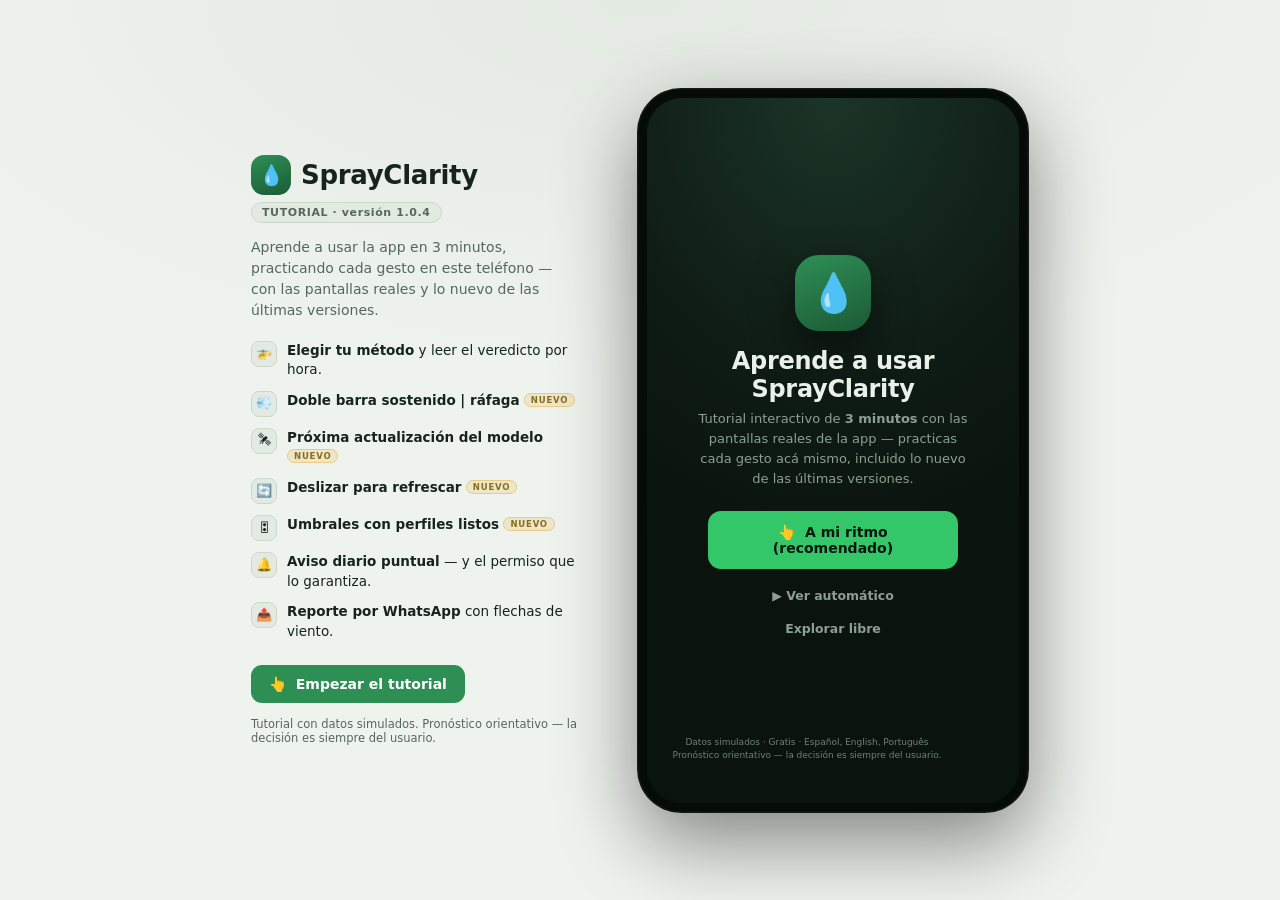
<file: tutorial.html>
<!DOCTYPE html>
<html lang="es">
<head>
<meta charset="UTF-8">
<meta name="viewport" content="width=device-width, initial-scale=1.0">
<title>SprayClarity — Tutorial interactivo</title>
<meta property="og:title" content="Aprende a usar SprayClarity en 12 pasos 📖">
<meta property="og:description" content="Tutorial interactivo con las pantallas reales de la app: practicas cada gesto — veredicto, doble barra de viento, umbrales con perfiles, aviso diario y reporte por WhatsApp. 3 minutos · gratis.">
<meta property="og:image" content="https://dagri7048-pixel.github.io/sprayclarity-legal/tutorial-og.png">
<meta property="og:url" content="https://dagri7048-pixel.github.io/sprayclarity-legal/tutorial.html">
<meta property="og:type" content="website">
<meta name="description" content="Tutorial interactivo de SprayClarity: aprende a usar la app practicando cada gesto en un teléfono simulado con las pantallas reales.">
<link rel="icon" href="data:image/svg+xml,%3Csvg xmlns='http://www.w3.org/2000/svg' viewBox='0 0 100 100'%3E%3Ctext y='.9em' font-size='90'%3E%F0%9F%92%A7%3C/text%3E%3C/svg%3E">
</head>
<body>
<style>
  :root{
    --pg:#EFF3EE; --pg2:#E3EAE2; --ink:#16241C; --ink2:#54685B; --acc:#2E8F55; --rail-line:#CBD8CC;
    --paper:#0E1A14; --card:#16241C; --card2:#1B2C22; --aink:#EAF1E8; --soft:#8CA091; --dim:#93A89A;
    --line:rgba(255,255,255,.10); --go:#34C76A; --cau:#E6A92B; --no:#E2533B; --sky:#4FA8C4; --day:#F4D58A; --na:#6E8378;
  }
  @media (prefers-color-scheme: dark){ :root{ --pg:#0A130E; --pg2:#0F1B13; --ink:#EAF1E8; --ink2:#8CA091; --rail-line:#22352A; } }
  :root[data-theme="dark"]{ --pg:#0A130E; --pg2:#0F1B13; --ink:#EAF1E8; --ink2:#8CA091; --rail-line:#22352A; }
  :root[data-theme="light"]{ --pg:#EFF3EE; --pg2:#E3EAE2; --ink:#16241C; --ink2:#54685B; --rail-line:#CBD8CC; }

  *{box-sizing:border-box;margin:0;padding:0}
  html,body{background:var(--pg)}
  body{font-family:system-ui,-apple-system,'Segoe UI',Roboto,sans-serif;color:var(--ink);-webkit-font-smoothing:antialiased}
  button{font-family:inherit;border:0;background:none;color:inherit;cursor:pointer}
  .mono{font-family:ui-monospace,'Cascadia Mono',Consolas,Menlo,monospace;font-variant-numeric:tabular-nums}

  .stage{min-height:100vh;display:flex;align-items:center;justify-content:center;gap:56px;padding:28px 16px 150px;background:radial-gradient(90% 60% at 50% 0%,var(--pg2) 0%,var(--pg) 70%)}
  .rail{display:none;max-width:330px}
  @media(min-width:1000px){ .rail{display:block} .stage{padding-bottom:28px} }
  .rail .brand{display:flex;align-items:center;gap:10px;margin-bottom:6px}
  .rail .drop{width:40px;height:40px;border-radius:13px;background:linear-gradient(160deg,#2E8F55,#1C5A36);display:grid;place-items:center;color:#fff;font-size:20px}
  .rail h1{font-size:26px;font-weight:800;letter-spacing:-.3px}
  .rail .vbadge{display:inline-block;background:var(--pg2);border:1px solid var(--rail-line);color:var(--ink2);font-size:11px;font-weight:800;letter-spacing:.6px;border-radius:99px;padding:3px 10px;margin-bottom:14px}
  .rail .tag{color:var(--ink2);font-size:14px;margin-bottom:20px;line-height:1.5}
  .rail ul{list-style:none;display:flex;flex-direction:column;gap:11px;margin-bottom:24px}
  .rail li{display:flex;gap:10px;font-size:13.5px;line-height:1.45;align-items:flex-start}
  .rail li b{font-weight:650}
  .rail .ic{flex:0 0 auto;width:26px;height:26px;border-radius:8px;background:var(--pg2);border:1px solid var(--rail-line);display:grid;place-items:center;font-size:13px}
  .rail .new{font-size:8.5px;font-weight:800;letter-spacing:.8px;color:#8A6D1B;background:rgba(230,169,43,.18);border:1px solid rgba(230,169,43,.45);border-radius:99px;padding:1px 6px;vertical-align:2px}
  .rail .cta{display:inline-flex;align-items:center;gap:8px;background:var(--acc);color:#fff;font-weight:700;font-size:14px;padding:11px 18px;border-radius:11px}
  .rail .fine{margin-top:14px;font-size:11.5px;color:var(--ink2)}

  /* ---------- Phone ---------- */
  .pwrap{position:relative}
  .phone{position:relative;width:min(392px,calc(100vw - 20px));height:min(800px,calc(100vh - 175px));min-height:540px;background:#050B07;border-radius:44px;padding:10px;box-shadow:0 30px 80px rgba(0,0,0,.45),0 0 0 1.5px rgba(255,255,255,.06) inset}
  .bezel{position:relative;width:100%;height:100%;border-radius:35px;overflow:hidden;background:radial-gradient(120% 70% at 50% 0%,#16271D 0%,#0E1A14 50%,#0A130E 100%);color:var(--aink)}
  .punch{position:absolute;top:10px;left:50%;transform:translateX(-50%);width:84px;height:22px;background:#050B07;border-radius:12px;z-index:40}
  .sbar{position:relative;z-index:30;display:flex;justify-content:space-between;align-items:center;padding:12px 20px 4px;font-size:12.5px;font-weight:600;color:var(--soft)}
  .sbar .demo{position:absolute;left:50%;transform:translateX(-50%);top:38px;background:rgba(79,168,196,.16);border:1px solid rgba(79,168,196,.5);color:#9FD3E4;font-size:9.5px;font-weight:800;letter-spacing:1.5px;padding:2px 9px;border-radius:99px}
  .screen{position:absolute;inset:44px 0 0 0;overflow-y:auto;padding:26px 14px 90px;scroll-behavior:smooth}
  @media (prefers-reduced-motion: reduce){ .screen{scroll-behavior:auto} *{animation:none!important;transition:none!important} }

  .apphead{display:flex;align-items:center;justify-content:space-between;margin-bottom:10px}
  .apphead .lg{display:flex;align-items:center;gap:8px;font-weight:800;font-size:17px;letter-spacing:-.2px}
  .apphead .dropm{width:26px;height:26px;border-radius:9px;background:linear-gradient(160deg,#2E8F55,#1C5A36);display:grid;place-items:center;font-size:13px}
  .gear{width:34px;height:30px;border:1px solid var(--line);border-radius:10px;background:var(--card);color:var(--soft);display:grid;place-items:center;font-size:14px}
  .loterow{display:flex;gap:8px;margin-bottom:12px}
  .lote{flex:1;display:flex;align-items:center;gap:7px;background:var(--card);border:1px solid var(--line);border-radius:11px;padding:8px 11px;font-size:12.5px;color:var(--aink);font-weight:600}
  .lote small{color:var(--dim);font-weight:500}

  .methods{display:flex;gap:6px;margin-bottom:14px}
  .mi{flex:1;display:flex;flex-direction:column;align-items:center;gap:5px;background:var(--card);border:1px solid var(--line);border-radius:12px;padding:7px 2px 7px;font-size:9.5px;color:var(--soft);font-weight:600;transition:border-color .15s, background .15s}
  .mi .mtile{width:30px;height:30px;border-radius:9px;background:#fff;display:grid;place-items:center}
  .mi .mtile img{width:24px;height:24px;display:block}
  .mi.on{background:var(--card2);border-color:var(--go);color:var(--aink)}
  .mdl{display:flex;justify-content:center;margin:-4px 0 10px;font-family:ui-monospace,Consolas,monospace;font-size:10px;color:var(--dim)}
  .dnav{position:absolute;left:0;right:0;bottom:0;z-index:45;display:flex;background:rgba(10,19,14,.94);border-top:1px solid var(--line);padding:7px 0 10px}
  .dnav button{flex:1;display:flex;flex-direction:column;align-items:center;gap:3px;font-size:9.5px;font-weight:700;color:var(--soft)}
  .dnav button.on{color:var(--go)}
  .dnav svg{width:20px;height:20px}
  #dptr{position:absolute;top:40px;left:50%;transform:translate(-50%,-60px);z-index:70;width:34px;height:34px;border-radius:50%;background:var(--card2);border:1px solid var(--line);color:var(--go);display:grid;place-items:center;transition:transform .15s}
  #dptr svg{width:19px;height:19px;display:block}
  #dptr.load svg{animation:dspin .8s linear infinite}
  @keyframes dspin{to{transform:rotate(360deg)}}

  .hero{border-radius:18px;padding:16px 15px 14px;margin-bottom:12px;border:1px solid var(--line);background:linear-gradient(165deg,var(--card2),var(--card))}
  .hero .eyebrow{font-size:10px;font-weight:800;letter-spacing:1.6px;text-transform:uppercase;color:var(--soft);margin-bottom:8px}
  .vrow{display:flex;align-items:center;gap:11px;margin-bottom:8px}
  .vdot{width:46px;height:46px;border-radius:50%;flex:0 0 auto;box-shadow:0 0 0 6px rgba(255,255,255,.05)}
  .vlabel{font-size:24px;font-weight:800;letter-spacing:-.4px;line-height:1.05}
  .vhour{font-size:11.5px;color:var(--dim);font-weight:600;margin-top:3px}
  .reasons{font-size:12.5px;color:var(--soft);line-height:1.45;margin-bottom:10px;min-height:18px}
  .nextwin{display:inline-flex;align-items:center;gap:7px;background:rgba(52,199,106,.12);border:1px solid rgba(52,199,106,.4);color:#9FE0B8;border-radius:99px;padding:5px 11px;font-size:11.5px;font-weight:700}
  .readings{display:flex;gap:8px;margin-bottom:12px}
  .rd{flex:1;background:var(--card);border:1px solid var(--line);border-radius:13px;padding:9px 10px}
  .rd .k{font-size:9.5px;font-weight:700;letter-spacing:1px;text-transform:uppercase;color:var(--soft);margin-bottom:3px}
  .rd .v{font-size:16px;font-weight:800}
  .rd .v small{font-size:10px;color:var(--dim);font-weight:600}

  .chips{display:grid;grid-template-columns:1fr 1fr 1fr;gap:7px;margin-bottom:14px}
  .fc{background:var(--card);border:1px solid var(--line);border-radius:12px;padding:8px 9px}
  .fc .h{display:flex;justify-content:space-between;align-items:center;font-size:9.5px;font-weight:700;color:var(--soft);letter-spacing:.4px;margin-bottom:3px}
  .fdot{width:8px;height:8px;border-radius:50%}
  .fc .v{font-size:13.5px;font-weight:800}
  .fc .v small{font-size:9px;color:var(--dim)}
  .fc .s{font-size:9px;color:var(--dim);margin-top:1px}

  .card{background:var(--card);border:1px solid var(--line);border-radius:16px;padding:13px 13px 11px;margin-bottom:12px}
  .card .ttl{display:flex;justify-content:space-between;align-items:baseline;margin-bottom:10px}
  .card .ttl b{font-size:13px;font-weight:800}
  .card .ttl span{font-size:10px;color:var(--dim)}
  .tl{display:flex;gap:5px;overflow-x:auto;padding-bottom:4px;margin-bottom:4px}
  .tcell{flex:0 0 47px;display:flex;flex-wrap:wrap;align-items:flex-end;justify-content:center;column-gap:3px;background:rgba(255,255,255,.045);border-radius:9px;padding:4px 3px 2px;cursor:pointer}
  .tcell.sel{outline:2px solid #fff;outline-offset:-1px}
  .bar2{width:calc(50% - 3px);border-radius:5px 5px 2px 2px;display:flex;justify-content:center;align-items:flex-start}
  .bar2 i{font-style:normal;font-family:ui-monospace,Consolas,monospace;font-size:8.5px;font-weight:800;color:#06140C;padding-top:2px}
  .bar2.gu{opacity:.62}
  .tcell b{width:100%;text-align:center;font-size:8.5px;color:var(--dim);font-weight:600;font-family:ui-monospace,Consolas,monospace;margin-top:2px}
  .windline{font-size:10.5px;color:var(--soft)}
  .days{display:flex;gap:6px;overflow-x:auto;padding-bottom:2px}
  .day{flex:0 0 auto;display:flex;flex-direction:column;align-items:center;gap:3px;background:var(--card2);border:1px solid var(--line);border-radius:11px;padding:7px 11px;font-size:10px;color:var(--soft);font-weight:700}
  .day .dd{display:flex;gap:2px}
  .day .dd i{width:6px;height:6px;border-radius:50%}
  .day.on{border-color:var(--go);color:var(--aink)}
  .day .pro{font-size:7.5px;letter-spacing:.8px;color:var(--day)}

  .acts{display:flex;gap:8px;margin-bottom:12px}
  .act{flex:1;display:flex;align-items:center;justify-content:center;gap:6px;border-radius:12px;padding:11px 4px;font-size:11.5px;font-weight:800;border:1px solid var(--line);background:var(--card);color:var(--aink)}
  .act.pri{background:var(--go);border-color:var(--go);color:#06140C}
  .mapc{position:relative;height:104px;border-radius:16px;overflow:hidden;border:1px solid var(--line);margin-bottom:12px;background:
    radial-gradient(60% 90% at 20% 30%, #24451F 0%, transparent 60%),
    radial-gradient(50% 70% at 75% 25%, #3A5A28 0%, transparent 55%),
    radial-gradient(70% 80% at 60% 80%, #2C4A22 0%, transparent 60%),
    linear-gradient(140deg,#1E3A1A,#293F1C 45%,#1C331A)}
  .mapc:after{content:"";position:absolute;inset:0;background:linear-gradient(0deg,rgba(14,26,20,.55),transparent 55%)}
  .mapc .pin{position:absolute;left:50%;top:34%;transform:translate(-50%,-50%);font-size:22px;filter:drop-shadow(0 3px 4px rgba(0,0,0,.6));z-index:2}
  .mapc .cap{position:absolute;left:12px;bottom:9px;z-index:2;font-size:11px;font-weight:700;color:#DFEDD9}
  .legalline{font-size:9.5px;color:var(--na);text-align:center;line-height:1.5;padding:0 10px}

  /* sheets & overlays inside phone */
  .sheet{position:absolute;left:0;right:0;bottom:0;z-index:60;background:var(--card2);border-radius:22px 22px 0 0;border-top:1.5px solid var(--line);padding:16px 16px 22px;transform:translateY(105%);transition:transform .28s cubic-bezier(.2,.8,.25,1);max-height:78%;overflow-y:auto}
  .sheet.open{transform:translateY(0)}
  .sheet .grab{width:38px;height:4px;border-radius:99px;background:var(--line);margin:0 auto 13px}
  .sheet h3{font-size:14.5px;font-weight:800;margin-bottom:3px}
  .sheet .sub{font-size:11px;color:var(--dim);margin-bottom:13px}
  .profrow{display:flex;gap:7px;margin-bottom:10px}
  .prof{flex:1;border:1px solid var(--line);background:var(--card);color:var(--soft);font-size:11px;font-weight:800;border-radius:11px;padding:9px 4px;transition:all .12s}
  .prof.on{background:rgba(52,199,106,.14);border-color:var(--go);color:#9FE0B8}
  .cfgprev{background:rgba(52,199,106,.10);border:1px solid rgba(52,199,106,.35);color:#9FE0B8;border-radius:11px;padding:8px 11px;font-size:11.5px;font-weight:800;text-align:center;margin-bottom:13px}
  .cfgprev.flash{animation:prevflash .9s ease-out}
  @keyframes prevflash{0%{box-shadow:0 0 0 0 rgba(52,199,106,.55);background:rgba(52,199,106,.28)}100%{box-shadow:0 0 0 14px rgba(52,199,106,0)}}
  .fxrow{display:flex;flex-wrap:wrap;gap:7px;margin-bottom:14px}
  .fx{border:1px solid var(--line);background:var(--card);color:var(--soft);font-size:11px;font-weight:700;border-radius:99px;padding:7px 12px;transition:all .12s}
  .fx.on{background:rgba(52,199,106,.14);border-color:var(--go);color:#9FE0B8}
  .thr{display:flex;justify-content:space-between;align-items:center;padding:9px 2px;border-top:1px solid var(--line);font-size:12px}
  .thr b{font-weight:700;color:var(--aink)}
  .thr .mono{color:var(--soft)}
  .pill{display:inline-block;background:rgba(244,213,138,.14);border:1px solid rgba(244,213,138,.45);color:var(--day);font-size:8.5px;font-weight:800;letter-spacing:1px;border-radius:99px;padding:2px 7px;vertical-align:2px}
  .scrim{position:absolute;inset:0;background:rgba(4,10,7,.55);opacity:0;pointer-events:none;transition:opacity .25s;z-index:55}
  .scrim.on{opacity:1;pointer-events:auto}

  .sharecard{background:linear-gradient(165deg,#20402C,#12241A);border:1px solid #3E6B4F;border-radius:14px;padding:12px;margin-bottom:12px}
  .sharecard .h{display:flex;align-items:center;gap:8px;font-size:11px;font-weight:800;margin-bottom:8px}
  .sharecard table{width:100%;border-collapse:collapse;font-size:8.6px}
  .sharecard th{color:#8CA091;font-weight:700;text-align:left;padding:3px 4px;border-bottom:1px solid rgba(255,255,255,.12);letter-spacing:.4px}
  .sharecard td{padding:3.5px 4px;border-bottom:1px solid rgba(255,255,255,.05);color:#D8E4DB}
  .sharecard .dt{width:7px;height:7px;border-radius:50%;display:inline-block}
  .sharefoot{font-size:8.5px;color:#8CA091;margin-top:7px;line-height:1.5}
  .wa{display:flex;align-items:center;justify-content:center;gap:8px;background:#25D366;color:#07300F;font-weight:800;font-size:12.5px;border-radius:12px;padding:12px;width:100%}

  .splash{position:absolute;inset:0;z-index:80;background:radial-gradient(110% 70% at 50% 0%,#1B3526 0%,#0E1A14 60%,#0A130E 100%);display:flex;flex-direction:column;align-items:center;justify-content:center;text-align:center;padding:30px;transition:opacity .4s, visibility .4s}
  .splash.off{opacity:0;visibility:hidden}
  .splash .bigdrop{width:76px;height:76px;border-radius:24px;background:linear-gradient(160deg,#2E8F55,#1C5A36);display:grid;place-items:center;font-size:38px;color:#fff;margin-bottom:16px;box-shadow:0 18px 40px rgba(0,0,0,.5)}
  .splash h2{font-size:24px;font-weight:800;letter-spacing:-.3px;margin-bottom:6px}
  .splash p{font-size:13px;color:var(--soft);line-height:1.55;max-width:280px;margin-bottom:22px}
  .splash .go{background:var(--go);color:#06140C;font-weight:800;font-size:14px;border-radius:13px;padding:13px 26px;margin-bottom:10px;width:250px}
  .splash .free{color:var(--soft);font-size:12.5px;font-weight:700;padding:9px}
  .splash .fine{position:absolute;bottom:18px;left:20px;right:20px;font-size:9px;color:var(--na);line-height:1.5}

  .toast{position:absolute;left:50%;bottom:96px;transform:translate(-50%,16px);background:#EAF1E8;color:#12241A;font-size:12px;font-weight:700;border-radius:99px;padding:9px 16px;opacity:0;transition:all .3s;z-index:90;white-space:nowrap;box-shadow:0 10px 26px rgba(0,0,0,.4)}
  .toast.on{opacity:1;transform:translate(-50%,0)}
  .hl{position:relative;z-index:52}
  .hl:before{content:"";position:absolute;inset:-5px;border-radius:18px;border:2.5px solid var(--sky);box-shadow:0 0 0 4px rgba(79,168,196,.25), 0 0 30px rgba(79,168,196,.35);pointer-events:none;animation:pulse 1.6s ease-in-out infinite}
  @keyframes pulse{0%,100%{opacity:.75}50%{opacity:1}}

  /* tutorial caption (outside phone) */
  .tour{position:fixed;left:50%;bottom:14px;transform:translateX(-50%);width:min(400px,calc(100vw - 18px));background:var(--card2);color:var(--aink);border:1px solid #33543F;border-radius:17px;padding:13px 15px 11px;z-index:120;box-shadow:0 18px 50px rgba(0,0,0,.5);display:none}
  .tour.on{display:block}
  .tour .step{display:flex;align-items:center;gap:8px;font-size:9.5px;font-weight:800;letter-spacing:1.4px;color:var(--sky);margin-bottom:4px}
  .newpill{background:rgba(230,169,43,.16);border:1px solid rgba(230,169,43,.5);color:#F2C960;font-size:8.5px;font-weight:800;letter-spacing:1px;border-radius:99px;padding:2px 8px}
  .tour h4{font-size:15px;font-weight:800;margin-bottom:4px;text-wrap:balance}
  .tour p{font-size:12.5px;color:var(--soft);line-height:1.5;margin-bottom:8px}
  .tour .goal{font-size:11px;color:var(--day);font-weight:800;margin-bottom:9px}
  .tour .goal:empty{display:none}
  .tour .row{display:flex;align-items:center;justify-content:space-between}
  .tour .dots{display:flex;gap:4px}
  .tour .dots i{width:6px;height:6px;border-radius:50%;background:var(--line)}
  .tour .dots i.on{background:var(--sky)}
  .tour .nav{display:flex;gap:8px}
  .tour .nb{background:var(--card);border:1px solid var(--line);border-radius:10px;padding:8px 13px;font-size:12px;font-weight:800;color:var(--aink)}
  .tour .nb.pri{background:var(--sky);border-color:var(--sky);color:#06232E}
  .tour .skip{font-size:11px;color:var(--dim);font-weight:600;text-decoration:underline}
  .tprog{height:3px;border-radius:99px;background:var(--line);overflow:hidden;margin-bottom:9px}
  .tprog i{display:block;height:100%;width:0;background:var(--sky)}
</style>

<div class="stage">
  <aside class="rail">
    <div class="brand"><div class="drop">💧</div><h1>SprayClarity</h1></div>
    <span class="vbadge">TUTORIAL · versión 1.0.4</span>
    <p class="tag">Aprende a usar la app en 3 minutos, practicando cada gesto en este teléfono — con las pantallas reales y lo nuevo de las últimas versiones.</p>
    <ul>
      <li><span class="ic">🚁</span><span><b>Elegir tu método</b> y leer el veredicto por hora.</span></li>
      <li><span class="ic">💨</span><span><b>Doble barra sostenido | ráfaga</b> <span class="new">NUEVO</span></span></li>
      <li><span class="ic">🛰</span><span><b>Próxima actualización del modelo</b> <span class="new">NUEVO</span></span></li>
      <li><span class="ic">🔄</span><span><b>Deslizar para refrescar</b> <span class="new">NUEVO</span></span></li>
      <li><span class="ic">🎛</span><span><b>Umbrales con perfiles listos</b> <span class="new">NUEVO</span></span></li>
      <li><span class="ic">🔔</span><span><b>Aviso diario puntual</b> — y el permiso que lo garantiza.</span></li>
      <li><span class="ic">📤</span><span><b>Reporte por WhatsApp</b> con flechas de viento.</span></li>
    </ul>
    <button class="cta" onclick="startTour(false)">👆 &nbsp;Empezar el tutorial</button>
    <p class="fine">Tutorial con datos simulados. Pronóstico orientativo — la decisión es siempre del usuario.</p>
  </aside>

  <div class="pwrap">
    <div class="phone"><div class="bezel">
      <div class="punch"></div>
      <div class="sbar"><span class="mono">05:42</span><span class="demo">TUTORIAL · DATOS SIMULADOS</span><span>📶 🔋</span></div>

      <div class="screen" id="screen" style="padding-bottom:150px">
        <div class="apphead">
          <div class="lg"><span class="dropm">💧</span>SprayClarity</div>
          <div class="gear" id="gear" onclick="openSet()">⚙</div>
        </div>
        <div class="loterow" id="loterow"><div class="lote">📍 Lote San Rafael <small>· 14.62, -90.52</small></div></div>
        <div class="mdl" id="mdl"></div>

        <div class="methods" id="methods"></div>

        <div class="hero" id="hero">
          <div class="eyebrow" id="tagline"></div>
          <div class="vrow"><div class="vdot" id="vdot"></div>
            <div><div class="vlabel" id="vlabel"></div><div class="vhour" id="vhour"></div></div>
          </div>
          <div class="reasons" id="reasons"></div>
          <span class="nextwin" id="nextwin"></span>
        </div>

        <div class="readings" id="readings"></div>
        <div class="chips" id="chips"></div>

        <div class="card" id="tlcard">
          <div class="ttl"><b>Hoy, hora por hora</b><span>toca una barra</span></div>
          <div class="tl" id="tl"></div>
          <div class="windline mono" id="windline"></div>
        </div>

        <div class="card" id="dayscard">
          <div class="ttl"><b>Próximos días</b><span>pronóstico de 14 días</span></div>
          <div class="days" id="days"></div>
        </div>

        <div class="acts" id="acts">
          <button class="act pri" id="bShare" onclick="openShare()">📤 Compartir</button>
          <button class="act" id="bAlert" onclick="openAlert()">🔔 Avísame</button>
          <button class="act" id="bCfg" onclick="openCfg()">🎛 Umbrales</button>
        </div>

        <div class="mapc" id="mapc"><span class="pin">📍</span><span class="cap">Cada lote guardado, con su propio pronóstico</span></div>
        <p class="legalline">Pronóstico orientativo basado en modelos meteorológicos.<br>La decisión de aplicar o volar es siempre del usuario.</p>
      </div>

      <div class="scrim" id="scrim" onclick="closeSheets()"></div>

      <div class="sheet" id="shCfg">
        <div class="grab"></div>
        <h3>Umbrales y factores <span class="pill">TUYOS</span></h3>
        <p class="sub">Elige un perfil listo — o ajusta cada límite a tu equipo (en la app, todos los campos son editables).</p>
        <div class="profrow" id="profrow">
          <button class="prof" data-p="estricto" onclick="applyProf('estricto')">🛡 Estricto</button>
          <button class="prof on" data-p="std" onclick="applyProf('std')">⚖️ Estándar</button>
          <button class="prof" data-p="tol" onclick="applyProf('tol')">🌤 Tolerante</button>
        </div>
        <div class="cfgprev" id="cfgPrev"></div>
        <div class="fxrow" id="fxrow"></div>
        <div class="thr"><b>Ventana ideal (sostenido)</b><span class="mono" id="thrW"></span></div>
        <div class="thr"><b>No aplicar desde</b><span class="mono" id="thrWH"></span></div>
        <div class="thr"><b>Ráfaga máx</b><span class="mono" id="thrG"></span></div>
        <div class="thr"><b>Alerta de lluvia</b><span class="mono">40 % · 0.2 mm</span></div>
      </div>

      <div class="sheet" id="shShare">
        <div class="grab"></div>
        <h3>Compartir el día</h3>
        <p class="sub">Imagen profesional con la tabla completa — lista para WhatsApp.</p>
        <div class="sharecard">
          <div class="h"><span class="dropm" style="width:20px;height:20px;border-radius:7px;font-size:10px">💧</span> SprayClarity · <span id="shMeth"></span></div>
          <table id="shTable"></table>
          <div class="sharefoot">🧩 Factores considerados: <span id="shFx"></span><br>🟢 Apto · 🟡 Precaución · 🔴 No · Pronóstico orientativo</div>
        </div>
        <button class="wa" onclick="toast('Así de fácil: un toque y a WhatsApp 📲')">💬 Enviar por WhatsApp</button>
      </div>

      <div class="sheet" id="shAlert">
        <div class="grab"></div>
        <h3>Aviso diario 🔔</h3>
        <p class="sub">Cada mañana, la ventana del día de tu lote — sin abrir la app.</p>
        <div class="thr"><b>Hora del aviso</b><span class="mono">05:30</span></div>
        <div class="thr"><b>Lote</b><span>📍 San Rafael</span></div>
        <div class="thr"><b>Ejemplo</b><span style="font-size:11px;color:var(--soft)">“🟢 Hoy: ventana 05–09 h · viento calmo”</span></div>
        <div class="thr"><b>💡 Para que llegue puntual</b><span style="font-size:10.5px;color:var(--day);text-align:right;max-width:56%">Si Android pide permitir «Alarmas y recordatorios», acéptalo</span></div>
      </div>

      <div class="sheet" id="shSet">
        <div class="grab"></div>
        <h3>Ajustes ⚙</h3>
        <p class="sub">Hazla tuya — sin cuentas ni registro.</p>
        <div class="thr"><b>Idioma</b><span class="mono">ES · EN · PT</span></div>
        <div class="thr"><b>Viento</b><span class="mono">km/h · mph · m/s · nudos</span></div>
        <div class="thr"><b>Temperatura y lluvia</b><span class="mono">°C/°F · mm/in</span></div>
        <div class="thr"><b>Aviso legal</b><span style="font-size:11px;color:var(--soft)">integrado en la app</span></div>
        <div class="thr"><b>Política de privacidad</b><span style="font-size:11px;color:var(--soft)">un toque y se abre</span></div>
      </div>

      <div class="splash" id="splash">
        <div class="bigdrop">💧</div>
        <h2>Aprende a usar SprayClarity</h2>
        <p>Tutorial interactivo de <b>3 minutos</b> con las pantallas reales de la app — practicas cada gesto acá mismo, incluido lo nuevo de las últimas versiones.</p>
        <button class="go" onclick="startTour(false)">👆 &nbsp;A mi ritmo (recomendado)</button>
        <button class="free" onclick="startTour(true)">▶ Ver automático</button>
        <button class="free" onclick="closeSplash()">Explorar libre</button>
        <p class="fine">Datos simulados · Gratis · Español, English, Português<br>Pronóstico orientativo — la decisión es siempre del usuario.</p>
      </div>

      <div class="toast" id="toast"></div>
      <div id="dptr"><svg viewBox="0 0 24 24" fill="none" stroke="currentColor" stroke-width="2.6" stroke-linecap="round"><circle cx="12" cy="12" r="9" stroke-dasharray="42.4 56.6"/></svg></div>
      <nav class="dnav">
        <button class="on" id="nvHoy" onclick="dnav('hoy')"><svg viewBox="0 0 24 24" fill="none" stroke="currentColor" stroke-width="2"><path d="M3 10.5L12 4l9 6.5V20a1 1 0 0 1-1 1h-5v-6h-6v6H4a1 1 0 0 1-1-1z"/></svg>Hoy</button>
        <button id="nvDia" onclick="dnav('dias')"><svg viewBox="0 0 24 24" fill="none" stroke="currentColor" stroke-width="2"><rect x="3" y="5" width="18" height="16" rx="2"/><path d="M3 9h18M8 3v4M16 3v4"/></svg>Diario</button>
        <button id="nvMap" onclick="dnav('mapa')"><svg viewBox="0 0 24 24" fill="none" stroke="currentColor" stroke-width="2"><path d="M9 4L3 6v14l6-2 6 2 6-2V4l-6 2-6-2z"/><path d="M9 4v14M15 6v14"/></svg>Mapa</button>
      </nav>
    </div></div>
  </div>
</div>

<div class="tour" id="tour">
  <div class="tprog"><i id="tBar"></i></div>
  <div class="step"><span id="tStep"></span><span class="newpill" id="tNew" style="display:none"></span></div>
  <h4 id="tTitle"></h4>
  <p id="tBody"></p>
  <div class="goal" id="tGoal"></div>
  <div class="row">
    <button class="skip" onclick="endTour()">Salir</button>
    <div class="dots" id="tDots"></div>
    <div class="nav">
      <button class="nb" id="tPlay" onclick="toggleAuto()" aria-label="pausa/reproducir">▶</button>
      <button class="nb" id="tPrev" onclick="tourGo(-1)">‹</button>
      <button class="nb pri" id="tNext" onclick="tourGo(1)">›</button>
    </div>
  </div>
</div>

<script>
const MICON={dron:'[data-uri]',terrestre:'[data-uri]',mochila:'[data-uri]',motor:'[data-uri]',mapeo:'[data-uri]'};
// ---------- Métodos (umbrales estilo producto, simplificados para el tutorial) ----------
const METH = {
  dron:      {em:'🚁', s:'Dron',      tag:'Dron agrícola · pulverización', wg:15, wh:25, gc:20, gh:30, kp:true,  fly:false},
  terrestre: {em:'🚜', s:'Terrestre', tag:'Pulverización terrestre · barras', wg:18, wh:30, gc:26, gh:38, kp:false, fly:false},
  mochila:   {em:'🎒', s:'Mochila',   tag:'Mochila pulverizadora · manual', wg:12, wh:20, gc:17, gh:26, kp:false, fly:false},
  motor:     {em:'🌀', s:'Atomizadora',tag:'Atomizadora a motor', wg:10, wh:18, gc:15, gh:24, kp:false, fly:false},
  mapeo:     {em:'📷', s:'Mapeo',     tag:'Dron de mapeo · vuelo de imágenes', wg:25, wh:38, gc:35, gh:45, kp:true, fly:true}
};
let active='dron', PROF='std';
let FX = {wind:true, inv:true, dt:true, rain:true, kp:true, sun:true};
let selHour=6, selDay=0;
function effM(){const m=METH[active];const f=PROF==='estricto'?0.8:PROF==='tol'?1.2:1;
  return Object.assign({},m,{wg:Math.round(m.wg*f),wh:Math.round(m.wh*f),gc:Math.round(m.gc*f),gh:Math.round(m.gh*f)});}

// ---------- Datos simulados (3 patrones de día) ----------
function mkDay(kind){
  const H=[];
  for(let h=0;h<24;h++){
    let s,g,dt,pp,pr,kp,inv=false,sun= h>=6&&h<=17 ? Math.round(Math.sin((h-6)/11*Math.PI)*62) : 0, cloud=20;
    if(kind===0){ // día clásico: ventana de madrugada/mañana
      s = h<5? 5+h%3 : h<10? 6+(h-5)*1.2 : h<16? 17+(h-10)*1.8 : h<19? 15 : 9;
      g = s*1.6+3; dt = h<9? 2.5+h*0.4 : h<16? 8+ (h-9)*0.5 : 5.5;
      pp = h<15? 5 : 20; pr=0; kp=2.0; inv = h>=2&&h<=4; cloud= h<12? 15:35;
    } else if(kind===1){ // día ventoso
      s = h<6? 14 : 20+Math.round(9*Math.sin((h-6)/8*Math.PI));
      g = s*1.7+5; dt = 6+ (h>=10&&h<=15? 3:0); pp=10; pr=0; kp=3.2; cloud=30;
    } else { // tormenta: lluvia + Kp alto
      s = h<9? 7 : 13; g=s*1.6+4; dt= h<9? 3.5 : 6;
      pp = h<9? 15 : h<13? 55 : 85; pr = h>=13? 1.4 : 0; kp = h<10? 3.8 : 5.7; cloud=80; sun=Math.round(sun*0.4);
    }
    var dir = kind===2 ? 170+h*3 : (35+h*6)%360;
    H.push({h, s:Math.round(s), g:Math.round(g), dt:+dt.toFixed(1), pp:Math.round(pp), pr, kp, inv, sun, cloud, dir:Math.round(dir)%360, t: h<6? 17+h*0.3 : 18+Math.round(9*Math.sin((h-6)/12*Math.PI)), rh: 88 - (h>=10&&h<=16? 30:8)});
  }
  return H;
}
const DAYS=[
  {lbl:'HOY', d:mkDay(0)}, {lbl:'MAÑ', d:mkDay(1)}, {lbl:'JUE', d:mkDay(2)},
  {lbl:'VIE', d:mkDay(0)}, {lbl:'SÁB', d:mkDay(1)}, {lbl:'DOM', d:mkDay(0)}, {lbl:'LUN', d:mkDay(2), pro:true}
];

// ---------- Veredicto ----------
function assess(x,m){
  const p=[];
  if(FX.wind){
    if(x.s>m.wh)p.push([2,'viento fuerte']);
    else if(x.g>m.gh)p.push([2,'ráfagas fuertes']);
    else if(x.s>m.wg)p.push([1,'viento alto']);
    else if(x.g>m.gc)p.push([1,'ráfagas']);
  }
  if(!m.fly){
    if(FX.inv && x.inv)p.push([2,'inversión térmica']);
    if(FX.dt){ if(x.dt>10)p.push([2,'evaporación alta (ΔT)']); else if(x.dt>8)p.push([1,'evaporación (ΔT)']); else if(x.dt<2&&x.h>5&&x.h<20)p.push([1,'ΔT bajo']); }
  } else {
    if(FX.sun){ if(x.sun<5)p.push([2,'sin luz (sol muy bajo)']); else if(x.sun<40)p.push([1,'sol bajo (sombras)']); if(x.cloud>25&&x.cloud<75)p.push([1,'nubosidad parcial']); }
  }
  if(FX.rain){ if(x.pr>=0.2)p.push([2,'lluvia']); else if(x.pp>=60)p.push([2,'lluvia muy probable']); else if(x.pp>=40)p.push([1,'posible lluvia']); }
  if(m.kp&&FX.kp){ if(x.kp>=5)p.push([2,'tormenta geomagnética (GPS)']); else if(x.kp>=4)p.push([1,'Kp alto (GPS)']); }
  const lvl = p.some(r=>r[0]===2)?2 : p.some(r=>r[0]===1)?1 : 0;
  return {lvl, reasons:p.map(r=>r[1])};
}
const COL=['var(--go)','var(--cau)','var(--no)'];
const LBL_APLICAR=['APTO AHORA','PRECAUCIÓN','NO APLICAR'];
const LBL_VOLAR=['APTO PARA VOLAR','PRECAUCIÓN','NO VOLAR'];

// ---------- Render ----------
const $=id=>document.getElementById(id);
const ARR=['↓','↙','←','↖','↑','↗','→','↘'];
const wArr=d=>d==null?'':ARR[Math.round(d/45)%8];
const CMP=['N','NNE','NE','ENE','E','ESE','SE','SSE','S','SSO','SO','OSO','O','ONO','NO','NNO'];
const wCmp=d=>CMP[Math.round(d/22.5)%16];
function fxKeysFor(m){ return m.fly? ['wind','sun','rain','kp'] : ['wind','inv','dt','rain'].concat(m.kp?['kp']:[]); }
const FXL={wind:'💨 Viento',inv:'🌫 Inversión',dt:'♨️ ΔT',rain:'🌧 Lluvia',kp:'🛰 Kp (GPS)',sun:'☀️ Luz solar'};

function render(){
  const m=effM(), D=DAYS[selDay].d, x=D[selHour], v=assess(x,m);
  // methods
  $('methods').innerHTML=Object.keys(METH).map(k=>`<button class="mi${k===active?' on':''}" onclick="setMeth('${k}')"><span class="mtile"><img src="${MICON[k]}" alt=""></span>${METH[k].s}</button>`).join('');
  $('mdl').textContent='🛰 Próxima actualización del modelo: ~'+nextModelRun();
  // hero
  $('tagline').textContent=m.tag;
  $('vdot').style.background=COL[v.lvl];
  $('vlabel').textContent=(m.fly?LBL_VOLAR:LBL_APLICAR)[v.lvl];
  $('vlabel').style.color=v.lvl===0?'var(--aink)':COL[v.lvl];
  $('vhour').textContent=(selDay===0?'Hoy':DAYS[selDay].lbl)+' · '+String(x.h).padStart(2,'0')+':00 h';
  $('reasons').textContent=v.reasons.length? v.reasons.join(' · ') : 'Todos los factores en rango ✅';
  // próxima ventana apta
  let nw='—';
  for(let i=0;i<24;i++){const hh=(selHour+i)%24; if(assess(D[hh],m).lvl===0){nw=String(hh).padStart(2,'0')+':00'; let e=hh; while(assess(D[(e+1)%24],m).lvl===0&&e<23)e++; nw+='–'+String(e).padStart(2,'0')+':00'; break;}}
  $('nextwin').textContent='🟢 Próxima ventana apta: '+nw;
  // readings
  $('readings').innerHTML=
    `<div class="rd"><div class="k">Viento</div><div class="v mono">${wArr(x.dir)} ${x.s}<small> km/h</small></div></div>
     <div class="rd"><div class="k">Ráfaga</div><div class="v mono">${x.g}<small> km/h</small></div></div>`+
    (m.fly?`<div class="rd"><div class="k">Sol</div><div class="v mono">${x.sun}<small> °</small></div></div>`
          :`<div class="rd"><div class="k">ΔT</div><div class="v mono">${x.dt}<small> °C</small></div></div>`);
  // chips
  const ch=[];
  ch.push(['Viento',`${x.s}<small> km/h</small>`,`≤${m.wg}`, x.s>m.wh?2:x.s>m.wg?1:0]);
  ch.push(['Ráfaga',`${x.g}<small> km/h</small>`,`máx ${m.gh}`, x.g>m.gh?2:x.g>m.gc?1:0]);
  if(m.fly){ ch.push(['Sol',`${x.sun}<small> °</small>`,'≥40°', x.sun<5?2:x.sun<40?1:0]); ch.push(['Nubes',`${x.cloud}<small> %</small>`,'luz pareja', (x.cloud>25&&x.cloud<75)?1:0]); }
  else { ch.push(['ΔT',`${x.dt}<small> °C</small>`,'2–8', x.dt>10?2:(x.dt>8||x.dt<2)?1:0]); ch.push(['Inversión', x.inv?'Sí':'No','2–80 m', x.inv?2:0]); }
  ch.push(['Lluvia',`${x.pp}<small> %</small>`, x.pr?x.pr+' mm':'sin lluvia', x.pr>=0.2?2:x.pp>=60?2:x.pp>=40?1:0]);
  if(m.kp) ch.push(['Kp · GPS',`${x.kp}`,'RTK', x.kp>=5?2:x.kp>=4?1:0]);
  $('chips').innerHTML=ch.map(c=>`<div class="fc"><div class="h">${c[0]}<span class="fdot" style="background:${COL[c[3]]}"></span></div><div class="v mono">${c[1]}</div><div class="s">${c[2]}</div></div>`).join('');
  // timeline: doble barra sostenido|ráfaga (como la app v1.0.2)
  $('tl').innerHTML=D.map((hh,i)=>{const lv=assess(hh,m).lvl;
    const gl=hh.g>m.gh?2:(hh.g>m.gc?1:0);
    const hs=Math.min(70,26+hh.s*1.5), hg=Math.min(70,26+hh.g*1.5);
    return `<div class="tcell${i===selHour?' sel':''}" onclick="selHr(${i})">
      <div class="bar2" style="height:${hs}px;background:${COL[lv]}"><i>${hh.s}</i></div>
      <div class="bar2 gu" style="height:${hg}px;background:${COL[gl]}"><i>${hh.g}</i></div>
      <b>${String(hh.h).padStart(2,'0')}</b></div>`;}).join('');
  requestAnimationFrame(()=>{const sel=document.querySelector('.tcell.sel');if(sel){const tl=$('tl');tl.scrollLeft=Math.max(0,sel.offsetLeft-tl.clientWidth/2+sel.offsetWidth/2);}});
  $('windline').innerHTML=`<span style="opacity:.85">sostenido | ráfaga · km/h</span>`;
  // days
  $('days').innerHTML=DAYS.map((dd,i)=>{const dots=[6,11,16].map(h=>`<i style="background:${COL[assess(dd.d[h],m).lvl]}"></i>`).join('');
    return `<button class="day${i===selDay?' on':''}" onclick="selDy(${i})">${dd.lbl}<span class="dd">${dots}</span>${dd.pro?'<span class="pro">★14 DÍAS</span>':''}</button>`;}).join('');
  // cfg sheet (rediseño v1.0.3: perfiles + vista previa en vivo)
  document.querySelectorAll('.prof').forEach(b=>b.classList.toggle('on',b.dataset.p===PROF));
  const nOK=DAYS[0].d.filter(hh=>assess(hh,m).lvl===0).length;
  $('cfgPrev').textContent='HOY: '+nOK+' h aptas con estos umbrales';
  $('fxrow').innerHTML=fxKeysFor(m).map(k=>`<button class="fx${FX[k]?' on':''}" onclick="tglFx('${k}')">${FXL[k]}</button>`).join('');
  $('thrW').textContent='0 – '+m.wg+' km/h'; $('thrWH').textContent=m.wh+' km/h'; $('thrG').textContent=m.gh+' km/h';
  // share sheet
  $('shMeth').textContent=m.tag;
  $('shTable').innerHTML='<tr><th>HORA</th><th></th><th>VIENTO</th><th>DIR</th><th>LLUVIA</th>'+(m.kp?'<th>KP</th>':'')+'<th>MOTIVO</th></tr>'+
    [5,6,7,8,12,14,16].map(h=>{const hh=D[h],vv=assess(hh,m);
      return `<tr><td class="mono">${String(h).padStart(2,'0')}:00</td><td><span class="dt" style="background:${COL[vv.lvl]}"></span></td><td class="mono">${hh.s} <span style="color:#8CA091">${hh.g}</span></td><td class="mono">${wArr(hh.dir)} ${wCmp(hh.dir)}</td><td class="mono">${hh.pp}%</td>${m.kp?`<td class="mono">${hh.kp}</td>`:''}<td>${vv.reasons[0]||'—'}</td></tr>`;}).join('');
  $('shFx').textContent=fxKeysFor(m).filter(k=>FX[k]).map(k=>FXL[k].split(' ').slice(1).join(' ')).join(', ')+(fxKeysFor(m).every(k=>FX[k])?'':' · ⚠ recomendado: todos activos');
}
function setMeth(k){active=k;render();goalHit('meth');}
function selHr(i){selHour=i;render();goalHit('hour');}
function selDy(i){selDay=i;selHour=DAYS[i].lbl==='HOY'?6:9;render();goalHit('day');}
function applyProf(p){PROF=p;render();
  const pv=$('cfgPrev');pv.classList.remove('flash');void pv.offsetWidth;pv.classList.add('flash');
  toast(p==='estricto'?'🛡 Estricto: cierra la ventana antes':p==='tol'?'🌤 Tolerante: la abre un poco más':'⚖️ Estándar: el recomendado');goalHit('prof');}
function tglFx(k){const keys=fxKeysFor(effM());const on=keys.filter(x=>FX[x]);if(FX[k]&&on.length===1){toast('Deja al menos un factor activo 😉');return;}FX[k]=!FX[k];render();}

// sheets
function openCfg(){closeSheets();$('shCfg').classList.add('open');$('scrim').classList.add('on');}
function openShare(){closeSheets();$('shShare').classList.add('open');$('scrim').classList.add('on');}
function openAlert(){closeSheets();$('shAlert').classList.add('open');$('scrim').classList.add('on');}
function openSet(){closeSheets();$('shSet').classList.add('open');$('scrim').classList.add('on');}
function closeSheets(){document.querySelectorAll('.sheet').forEach(s=>s.classList.remove('open'));$('scrim').classList.remove('on');}
function toast(t){const e=$('toast');e.textContent=t;e.classList.add('on');clearTimeout(e._t);e._t=setTimeout(()=>e.classList.remove('on'),2600);}
function closeSplash(){$('splash').classList.add('off');}
function nextModelRun(){const now=new Date();const slots=[[5,45],[11,45],[17,45],[23,45]];
  for(const [h,mm] of slots){const d=new Date(now);d.setHours(h,mm,0,0);if(d>now)return d.toLocaleTimeString('es-GT',{hour:'2-digit',minute:'2-digit'});}
  const d=new Date(now);d.setDate(d.getDate()+1);d.setHours(5,45,0,0);return d.toLocaleTimeString('es-GT',{hour:'2-digit',minute:'2-digit'});}
function dnav(s){['nvHoy','nvDia','nvMap'].forEach(id=>$(id).classList.remove('on'));
  const scr=$('screen');
  if(s==='hoy'){$('nvHoy').classList.add('on');scr.scrollTo({top:0,behavior:'smooth'});}
  if(s==='dias'){$('nvDia').classList.add('on');$('dayscard').scrollIntoView({behavior:'smooth',block:'start'});toast('Pronóstico de 14 días — toca un día 👆');}
  if(s==='mapa'){$('nvMap').classList.add('on');$('mapc').scrollIntoView({behavior:'smooth',block:'center'});toast('El mapa satelital completo está en la app 📲');}}

/* deslizar hacia abajo para refrescar — anillo verde como la app v1.0.4 (táctil + mouse) */
let _dy0=null,_dd=0;
function ptrMove(y){_dd=y-_dy0;if(_dd>8){$('dptr').style.transform='translate(-50%,'+Math.min(_dd*0.6,60)+'px) rotate('+(_dd*1.4)+'deg)';}}
function ptrDone(){
  if(_dy0==null)return;
  if(_dd>70){$('dptr').classList.add('load');$('dptr').style.transform='translate(-50%,24px)';
    setTimeout(()=>{$('dptr').classList.remove('load');$('dptr').style.transform='translate(-50%,-60px)';render();toast('Pronóstico actualizado ✓');goalHit('ptr');},1000);}
  else{$('dptr').style.transform='translate(-50%,-60px)';}
  _dy0=null;_dd=0;}
$('screen').addEventListener('touchstart',e=>{if($('screen').scrollTop>2||document.querySelector('.sheet.open')){_dy0=null;return;}_dy0=e.touches[0].clientY;_dd=0;},{passive:true});
$('screen').addEventListener('touchmove',e=>{if(_dy0==null)return;ptrMove(e.touches[0].clientY);if(_dd>8&&e.cancelable)e.preventDefault();},{passive:false});
$('screen').addEventListener('touchend',ptrDone);
$('screen').addEventListener('mousedown',e=>{if($('screen').scrollTop>2||document.querySelector('.sheet.open')){_dy0=null;return;}_dy0=e.clientY;_dd=0;});
window.addEventListener('mousemove',e=>{if(_dy0==null)return;ptrMove(e.clientY);if(_dd>8)e.preventDefault();});
window.addEventListener('mouseup',ptrDone);
function ptrSim(){const p=$('dptr');p.style.transform='translate(-50%,24px)';p.classList.add('load');
  setTimeout(()=>{p.classList.remove('load');p.style.transform='translate(-50%,-60px)';render();toast('Pronóstico actualizado ✓');},1300);}

// ---------- Tutorial ----------
const STEPS=[
 {t:'Elige tu método', b:'Todo el veredicto se calcula para TU equipo: dron, barras, mochila, atomizadora o mapeo. Cada uno tiene su propia física.', hint:'👆 Toca otro método en la fila de arriba', goal:'meth', el:'methods', dur:8000,
  act:()=>[setTimeout(()=>setMeth('motor'),1600),setTimeout(()=>setMeth('mapeo'),3800),setTimeout(()=>setMeth('dron'),6200)]},
 {t:'Tu lote, tu pronóstico', b:'Arriba está el lote activo. En la app: 📍 Mi ubicación (GPS), buscar un lugar o tocar el mapa — y guárdalo con nombre para volver en un toque.', el:'loterow', dur:6500},
 {t:'Lee el veredicto de AHORA', b:'Semáforo grande: 🟢 apto, 🟡 precaución, 🔴 no aplicar — con el motivo y la próxima ventana buena. La respuesta, en 2 segundos.', el:'hero', dur:6500},
 {t:'El porqué, factor por factor', b:'Viento, ráfaga, ΔT, inversión, lluvia, Kp… cada tarjeta trae su punto de color. Si algo está mal, acá ves exactamente qué.', el:'chips', dur:6500},
 {t:'Doble barra: sostenido | ráfaga', v:'NUEVO · v1.0.2', b:'Cada hora trae DOS barras: la sólida es el viento sostenido (color = veredicto) y la translúcida la ráfaga (color = su umbral).', hint:'👆 Toca una hora para ver su detalle arriba', goal:'hour', el:'tlcard', dur:8000,
  act:()=>[setTimeout(()=>selHr(7),1400),setTimeout(()=>selHr(16),3600),setTimeout(()=>selHr(6),5600)]},
 {t:'¿Cuándo se renueva el pronóstico?', v:'NUEVO · v1.0.2', b:'Debajo del encabezado ves la hora de la próxima actualización del modelo meteorológico. Si esperas un cambio de viento, ahí sabes cuándo volver a mirar.', el:'mdl', dur:6500},
 {t:'Refresca deslizando hacia abajo', v:'NUEVO · v1.0.4', b:'Arrastra la pantalla hacia abajo y suelta: el anillo verde gira mientras llega el pronóstico fresco.', hint:'👆 Pruébalo: arrastra hacia abajo desde arriba de la pantalla (dedo o mouse)', goal:'ptr', el:'loterow', dur:8000,
  act:()=>[setTimeout(ptrSim,1500)]},
 {t:'Planifica con 14 días', b:'Cada día trae su pronóstico hora por hora. El JUE viene con tormenta (lluvia + Kp alto) — mira cómo cambia el veredicto.', hint:'👆 Toca MAÑ o JUE en la fila de días', goal:'day', el:'dayscard', dur:8000,
  act:()=>[setTimeout(()=>selDy(2),1400),setTimeout(()=>selHr(14),2800)]},
 {t:'Umbrales a TU equipo', v:'NUEVO · v1.0.3', b:'El panel se rediseñó: perfiles listos — Estricto, Estándar, Tolerante — y la vista previa «HOY: N h aptas» te muestra el efecto al instante. También eliges qué factores participan.', hint:'👆 Toca un perfil y mira la línea verde', goal:'prof', el:'bCfg', open:'cfg', dur:9500,
  act:()=>[setTimeout(()=>applyProf('estricto'),2000),setTimeout(()=>applyProf('tol'),4600),setTimeout(()=>applyProf('std'),7000)]},
 {t:'Tu aviso de cada mañana', v:'MEJORADO · v1.0.4', b:'Activa el aviso diario y elige la hora: la ventana del día llega a tu pantalla sin abrir la app. Si Android pide permitir «Alarmas y recordatorios», acéptalo — es lo que hace que llegue puntual.', el:'bAlert', open:'alert', dur:8000},
 {t:'Comparte con tu equipo', v:'NUEVO · v1.0.2', b:'Un toque genera la tarjeta con la tabla del día — ahora con flechas de dirección del viento (↗ NE) para leerla de un vistazo. Lista para WhatsApp.', el:'bShare', open:'share', dur:8000},
 {t:'Hazla tuya en Ajustes', b:'En ⚙: idioma (ES · EN · PT), unidades de viento, °C/°F, mm/in, aviso legal y política de privacidad. Sin cuentas ni registro. ¡Eso es todo — a aplicar con claridad! 💧', el:'gear', open:'set', dur:8000}
];
let tourI=-1, auto=false, autoT=null, actT=[];
function clearTimers(){clearTimeout(autoT);autoT=null;actT.forEach(clearTimeout);actT=[];}
function goalHit(g){
  if(auto||tourI<0)return;
  const s=STEPS[tourI];
  if(s&&s.goal===g&&!s.done){s.done=true;$('tGoal').textContent='✓ ¡Eso! Así se hace.';$('tGoal').style.color='var(--go)';
    actT.push(setTimeout(()=>{if(STEPS[tourI]===s)tourGo(1);},1300));}
}
function startTour(a){closeSplash();auto=a===true;tourI=0;showStep();}
function endTour(){clearTimers();tourI=-1;auto=false;$('tour').classList.remove('on');clearHl();closeSheets();}
function clearHl(){document.querySelectorAll('.hl').forEach(e=>e.classList.remove('hl'));}
function toggleAuto(){
  if(tourI<0)return;
  auto=!auto;
  if(auto){showStep();}
  else{clearTimeout(autoT);autoT=null;setBar(0,0);$('tPlay').textContent='▶';}
}
function setBar(pct,ms){
  const b=$('tBar');
  b.style.transition='none';b.style.width=(pct?'100%':'0');
  if(ms){void b.offsetWidth;b.style.transition='width '+ms+'ms linear';b.style.width='100%';}
}
function tourGo(d){clearTimers();tourI+=d;if(tourI<0)tourI=0;
  if(tourI>=STEPS.length){endTour();toast('¡Tutorial completo! 💧 Quédate explorando 👆');return;}
  showStep();}
function showStep(){
  const s=STEPS[tourI];clearTimers();clearHl();closeSheets();s.done=false;
  const el=$(s.el);
  if(el){el.classList.add('hl');el.scrollIntoView({block:'center',behavior:'smooth'});}
  if(s.open==='cfg')actT.push(setTimeout(openCfg,400));
  if(s.open==='share')actT.push(setTimeout(openShare,400));
  if(s.open==='alert')actT.push(setTimeout(openAlert,400));
  if(s.open==='set')actT.push(setTimeout(openSet,400));
  if(s.goal==='day'&&selDay!==0){selDy(0);}
  if(auto&&s.act)actT.push(...s.act());
  $('tStep').textContent='PASO '+(tourI+1)+' DE '+STEPS.length+(auto?' · AUTO':'');
  const np=$('tNew'); if(s.v){np.textContent=s.v;np.style.display='inline-block';}else np.style.display='none';
  $('tTitle').textContent=s.t;$('tBody').textContent=s.b;
  $('tGoal').style.color='var(--day)';
  $('tGoal').textContent=(!auto&&s.hint)?s.hint:'';
  $('tDots').innerHTML=STEPS.map((_,i)=>`<i class="${i===tourI?'on':''}"></i>`).join('');
  $('tPrev').style.visibility=tourI===0?'hidden':'visible';
  $('tNext').textContent=tourI===STEPS.length-1?'✓':'›';
  $('tPlay').textContent=auto?'⏸':'▶';
  if(auto){setBar(1,s.dur);autoT=setTimeout(()=>tourGo(1),s.dur);}else setBar(0,0);
  $('tour').classList.add('on');
}
render();
</script>

</body>
</html>
</file>
<file: assets/landing/landing.css>
/* SprayClarity · landing de sprayclarity.com (la generan _src/landing/build.js + textos.js).
   Un solo aspecto, oscuro a propósito: el de la app (mismos tokens que carrusel-v2 y los anuncios).
   Todo lo que se mueve vive dentro de prefers-reduced-motion: no-preference, y sin JS la página se ve completa. */
:root{
  --bg:#0B1510;--card:#16241C;--card2:#1B2C22;--line:#2B4634;--line2:rgba(234,241,232,.08);
  --ink:#EAF1E8;--soft:#B7C6BC;--dim:#8CA091;
  --go:#34C76A;--go-d:#2A8F51;--amb:#E6A92B;--amb-d:#A57A22;--red:#E2533B;--dark:#06140C;
  --fd:'Archivo',system-ui,-apple-system,'Segoe UI',Roboto,Arial,sans-serif;
  --fb:'Inter',system-ui,-apple-system,'Segoe UI',Roboto,Arial,sans-serif;
  --fm:'IBM Plex Mono',ui-monospace,SFMono-Regular,Menlo,Consolas,monospace;
  --ease:cubic-bezier(.2,.75,.2,1);--gut:clamp(16px,4vw,32px);
  color-scheme:dark;interpolate-size:allow-keywords;
}
*,*::before,*::after{box-sizing:border-box}
[hidden]{display:none!important}
html{-webkit-text-size-adjust:100%;text-size-adjust:100%;scroll-padding-top:84px;background:var(--bg)}
@media (prefers-reduced-motion:no-preference){html{scroll-behavior:smooth}}
body{margin:0;background:var(--bg);color:var(--ink);font:400 1.0625rem/1.6 var(--fb);-webkit-font-smoothing:antialiased;-moz-osx-font-smoothing:grayscale}
img,svg{max-width:100%}
img{height:auto}
a{color:var(--go)}
h1,h2,h3{text-wrap:balance}
p,li,blockquote{text-wrap:pretty}
main,footer{overflow-x:hidden;overflow-x:clip}
:focus-visible{outline:2px solid var(--go);outline-offset:3px;border-radius:6px}
.wrap{width:100%;max-width:1200px;margin-inline:auto;padding-inline:max(var(--gut),env(safe-area-inset-left,0px)) max(var(--gut),env(safe-area-inset-right,0px))}
.mono{font-family:var(--fm);font-weight:500}
.skip{position:absolute;left:12px;top:-80px;z-index:100;background:var(--go);color:var(--dark);font-weight:700;padding:10px 14px;border-radius:10px;text-decoration:none}
.skip:focus{top:12px}

/* ── encabezado ── */
.nav{position:sticky;top:0;z-index:50;border-bottom:1px solid transparent;transition:background-color .35s,border-color .35s}
.nav.scrolled{background:rgba(11,21,16,.88);border-bottom-color:var(--line2)}
@supports ((-webkit-backdrop-filter:blur(1px)) or (backdrop-filter:blur(1px))){.nav.scrolled{background:rgba(11,21,16,.72);-webkit-backdrop-filter:saturate(1.5) blur(16px);backdrop-filter:saturate(1.5) blur(16px)}}
.navin{display:flex;align-items:center;gap:16px;height:68px}
.brand{display:inline-flex;align-items:center;gap:10px;flex:none;color:var(--ink);text-decoration:none;font:800 1.2rem/1 var(--fd);letter-spacing:-.01em}
.brand img{width:36px;height:36px;border-radius:10px;box-shadow:0 0 0 1px var(--line2)}
.brand b{color:var(--go);font-weight:800}
.links{display:flex;gap:2px;margin-inline:auto}
.links a{color:var(--soft);text-decoration:none;font-weight:500;font-size:.95rem;padding:9px 12px;border-radius:10px;transition:color .2s,background-color .2s}
.links a:hover,.links a.on{color:var(--ink);background:rgba(234,241,232,.06)}
/* Pulverización | Mapeo: la página actual va marcada (verde con borde); la otra, en gris */
.modo{display:inline-flex;align-items:center;gap:2px;flex:none;padding:3px;border-radius:999px;border:1px solid var(--line);background:rgba(19,33,25,.7)}
.modo a{padding:7px 13px;border-radius:999px;color:var(--soft);text-decoration:none;font:600 .86rem/1 var(--fb);white-space:nowrap;transition:color .2s,background-color .2s}
.modo a:hover{color:var(--ink);background:rgba(234,241,232,.05)}
.modo a[aria-current]{color:var(--go);background:rgba(52,199,106,.15);box-shadow:inset 0 0 0 1px rgba(52,199,106,.55)}
.m-hero{display:none}
.navr{display:flex;align-items:center;gap:10px;margin-left:auto}
.langs{position:relative}
.langs summary{display:flex;align-items:center;gap:7px;list-style:none;cursor:pointer;color:var(--soft);font:500 .82rem/1 var(--fm);letter-spacing:.08em;padding:10px 12px;border:1px solid var(--line);border-radius:10px;transition:color .2s,border-color .2s}
.langs summary::-webkit-details-marker{display:none}
.langs summary::after{content:'';width:6px;height:6px;border-right:1.5px solid currentColor;border-bottom:1.5px solid currentColor;transform:translateY(-2px) rotate(45deg);transition:transform .25s var(--ease)}
.langs[open] summary::after{transform:translateY(1px) rotate(225deg)}
.langs summary:hover{color:var(--ink);border-color:var(--dim)}
.langs-m{position:absolute;right:0;top:calc(100% + 8px);display:grid;min-width:172px;padding:6px;background:var(--card);border:1px solid var(--line);border-radius:14px;box-shadow:0 22px 60px rgba(0,0,0,.5)}
.langs-m a{color:var(--ink);text-decoration:none;font-size:.95rem;padding:10px 12px;border-radius:9px}
.langs-m a:hover{background:rgba(234,241,232,.06)}
.langs-m a[aria-current]{color:var(--go)}
.btn{display:inline-flex;align-items:center;justify-content:center;gap:8px;white-space:nowrap;background:var(--go);color:var(--dark);font:700 1rem/1 var(--fd);text-decoration:none;padding:15px 22px;border-radius:12px;box-shadow:0 10px 26px -10px rgba(52,199,106,.6),inset 0 1px 0 rgba(255,255,255,.28);transition:transform .2s var(--ease),box-shadow .2s,background-color .2s}
.btn:hover{background:#3FD677;transform:translateY(-1px);box-shadow:0 14px 32px -10px rgba(52,199,106,.72),inset 0 1px 0 rgba(255,255,255,.3)}
.btn.sm{padding:11px 15px;font-size:.92rem;border-radius:10px}
@media (max-width:1240px){.links{display:none}}
@media (max-width:720px){.m-nav{display:none}.m-hero{display:inline-flex;margin-bottom:18px}}
@media (max-width:560px){.btn.sm{padding:10px 13px;font-size:.88rem}.nav .btn{display:none}.nav.past .btn{display:inline-flex}.nav.past .langs{display:none}}
@media (max-width:380px){.nav.past .brand span{display:none}}

/* aviso de idioma */
.sug{position:fixed;left:16px;right:16px;bottom:calc(16px + env(safe-area-inset-bottom,0px));z-index:60;display:flex;align-items:center;gap:6px;width:fit-content;max-width:calc(100% - 32px);margin-inline:auto;padding:6px 6px 6px 16px;background:var(--card);border:1px solid var(--line);border-radius:14px;box-shadow:0 22px 60px rgba(0,0,0,.55);font-size:.95rem}
.sug span:empty{display:none}
.sug a{color:var(--go);font-weight:600;text-decoration:none;padding:6px 0}
.sug a:hover{text-decoration:underline}
.sug button{background:none;border:0;color:var(--dim);font-size:1.35rem;line-height:1;padding:8px 12px;border-radius:9px;cursor:pointer}
.sug button:hover{color:var(--ink);background:rgba(234,241,232,.06)}

/* ── tipografía de secciones ── */
.eyebrow{margin:0;font:500 .78rem/1.4 var(--fm);letter-spacing:.14em;text-transform:uppercase;color:var(--go)}
h1 em,h2 em{font-style:normal;color:var(--go)}
.lead{margin:0;max-width:58ch;font-size:clamp(1.05rem,.98rem + .35vw,1.22rem);line-height:1.6;color:var(--soft)}
.sec{position:relative;padding-block:clamp(76px,10vw,136px)}
.sh{max-width:780px;margin:0 auto clamp(38px,5vw,60px);text-align:center}
.sh h2,.final h2{margin:.4em 0 .35em;font:800 clamp(1.95rem,1.15rem + 2.7vw,3.25rem)/1.06 var(--fd);letter-spacing:-.022em}
.sh .lead{margin-inline:auto}
.sh.left{margin-inline:0;text-align:left}
.sh.left .lead{margin-inline:0}
.ticks{list-style:none;margin:28px 0 0;padding:0;display:grid;gap:14px}
.ticks li{display:grid;grid-template-columns:28px minmax(0,1fr);gap:12px;align-items:center;font-weight:500}
.ticks svg{width:28px;height:28px;padding:6px;border-radius:50%;background:rgba(52,199,106,.14);color:var(--go)}

/* ── el medidor de la app ── */
.gauge{display:block;overflow:visible}
.gauge .arc{fill:none;stroke-width:10;stroke-linecap:round}
.gauge .arc.g{stroke:var(--go)}
.gauge .arc.a{stroke:#4B4122}
.gauge .arc.r{stroke:#4A2B22}
.gauge .needle{transform-box:view-box;transform-origin:60px 60px}
.gauge .needle line{stroke:#F4F8F2;stroke-width:5;stroke-linecap:round}
.gauge .hub{fill:var(--go)}
.gauge .tick{fill:none;stroke:var(--dark);stroke-width:3.4;stroke-linecap:round;stroke-linejoin:round}

/* ── portada ── */
.hero{position:relative;isolation:isolate;overflow:hidden;overflow:clip;padding-block:clamp(24px,5vw,64px) clamp(64px,9vw,120px)}
.aurora{position:absolute;inset:0;z-index:-2;pointer-events:none;background:radial-gradient(680px 540px at 76% 36%,rgba(52,199,106,.22),transparent 70%),radial-gradient(560px 440px at 10% 6%,rgba(52,199,106,.10),transparent 70%),radial-gradient(600px 460px at 94% 98%,rgba(230,169,43,.07),transparent 70%)}
@media (max-width:920px){.aurora{background:radial-gradient(520px 460px at 50% 76%,rgba(52,199,106,.24),transparent 70%),radial-gradient(440px 360px at 8% 4%,rgba(52,199,106,.10),transparent 70%)}}
/* surcos de un lote en perspectiva (como desde el dron); la franja de adentro avanza */
.field{position:absolute;left:50%;bottom:0;z-index:-1;width:240%;height:66%;transform:translateX(-50%) perspective(520px) rotateX(60deg);transform-origin:50% 100%;overflow:hidden;pointer-events:none;opacity:.5;-webkit-mask-image:linear-gradient(to top,#000,transparent 82%);mask-image:linear-gradient(to top,#000,transparent 82%)}
.field::before{content:'';position:absolute;inset:0;background:repeating-linear-gradient(90deg,rgba(52,199,106,.24) 0 2px,transparent 2px 44px)}
.field i{position:absolute;inset:-60px 0 0;background:repeating-linear-gradient(180deg,rgba(234,241,232,.07) 0 1px,transparent 1px 60px)}
.hero-g{display:grid;grid-template-columns:minmax(0,1.08fr) minmax(0,.92fr);gap:clamp(28px,5vw,72px);align-items:center}
.hero-t{min-width:0}
.hero h1{margin:.45em 0 .42em;font:800 clamp(2.4rem,1.1rem + 4.6vw,4.7rem)/1.02 var(--fd);letter-spacing:-.03em}
.hero h1 em{background:linear-gradient(100deg,#6BE597,var(--go) 45%,#22A957);-webkit-background-clip:text;background-clip:text;color:transparent;-webkit-box-decoration-break:clone;box-decoration-break:clone}
.badges{display:flex;flex-wrap:wrap;align-items:center;gap:12px;margin-top:30px}
.badges a{display:block;border-radius:10px;transition:transform .25s var(--ease),filter .25s}
.badges a:hover{transform:translateY(-2px);filter:brightness(1.12)}
.badges img{display:block;height:54px;width:auto}
.badges.center{justify-content:center}
.is-android .badges a[data-store=android]{order:-1}
.micro{display:flex;flex-wrap:wrap;gap:10px 20px;margin:20px 0 0;padding:0;list-style:none;color:var(--soft);font-size:.93rem}
.micro li{display:inline-flex;align-items:center;gap:7px}
.micro svg{width:16px;height:16px;flex:none;color:var(--go)}
.micro.center{justify-content:center}
/* el teléfono en 3D con las piezas de la pantalla flotando delante */
.scene{position:relative;display:flex;flex-direction:column;align-items:center;justify-content:center;gap:22px;min-height:clamp(560px,62vw,760px);--dw:clamp(232px,25vw,312px)}
/* selector de método: el teléfono gira en 3D al cambiar (landing.js) */
.mtabs{position:relative;z-index:4;display:inline-flex;gap:4px;padding:4px;border-radius:999px;background:rgba(19,33,25,.9);border:1px solid var(--line);box-shadow:0 14px 34px -16px rgba(0,0,0,.8)}
.mtabs button{display:inline-flex;align-items:center;gap:7px;padding:8px 14px 8px 9px;border:0;border-radius:999px;background:none;color:var(--soft);font:600 .86rem/1 var(--fb);cursor:pointer;transition:background-color .25s,color .25s}
.mtabs button img{width:22px;height:22px;border-radius:6px}
.mtabs button:hover{color:var(--ink)}
.mtabs button[aria-selected=true]{background:var(--go);color:var(--dark)}
.rigs{display:grid;perspective:1500px;perspective-origin:50% 40%}
.rig{grid-area:1/1;position:relative;transform-style:preserve-3d;transform:rotateX(var(--rx,7deg)) rotateY(var(--ry,-16deg)) rotateZ(1.5deg)}
.rig:not(.on){visibility:hidden}
.device{position:relative;margin:0;width:var(--dw);padding:9px;border-radius:46px;background:linear-gradient(150deg,#2A3C31,#0C1510 55%,#18241D);box-shadow:0 0 0 1.5px #34503F,0 60px 100px -40px rgba(0,0,0,.85),0 40px 90px -50px rgba(52,199,106,.5);transform-style:preserve-3d}
.device::before{content:'';position:absolute;inset:4px;border-radius:44px;background:#050A07;transform:translateZ(-18px)}
.device img{position:relative;display:block;width:100%;border-radius:37px}
.device::after{content:'';position:absolute;inset:9px;border-radius:37px;background:linear-gradient(115deg,rgba(255,255,255,.11),transparent 26%,transparent 72%,rgba(255,255,255,.04));pointer-events:none}
/* vista explotada: cada pieza de la tarjeta Hoy se despega de la pantalla a otra profundidad y tapa su original.
   left/top suman z·sen(16°) y z·sen(7°) para compensar el giro del teléfono; los tamaños siguen al ancho del teléfono (--dw). */
.chip{position:absolute;z-index:2;padding:calc(var(--dw) * .038) calc(var(--dw) * .045);background:#17261D;border:1px solid rgba(52,199,106,.26);border-radius:calc(var(--dw) * .05);box-shadow:0 26px 50px -20px rgba(0,0,0,.9),0 0 0 1px rgba(0,0,0,.25);color:var(--ink);left:calc(var(--x) + var(--z) * .276);top:calc(var(--y) + var(--oy,0%) + var(--z) * .122);transform:translate3d(0,0,var(--z))}
.chip .mono{display:block;font-size:max(8.5px,calc(var(--dw) * .033));letter-spacing:.14em;color:var(--dim)}
.c-verdict{--x:7%;--y:11.6%;--z:60px;width:86%;display:flex;align-items:center;gap:calc(var(--dw) * .04)}
.c-verdict .gauge{width:28%;flex:none}
.c-verdict b{display:block;font:800 calc(var(--dw) * .068)/1.05 var(--fd);color:var(--go);letter-spacing:.005em}
.c-verdict span{display:block;margin-top:.35em;font:500 max(8.5px,calc(var(--dw) * .036))/1.3 var(--fm);color:var(--soft)}
.c-verdict.long{padding-block:calc(var(--dw) * .055)}
.c-verdict.long b{font-size:calc(var(--dw) * .058)}
.c-verdict.long span{display:none}
.c-win{--x:6%;--y:23.6%;--z:95px;width:88%;padding-block:calc(var(--dw) * .028);border-left:calc(var(--dw) * .013) solid var(--go)}
.c-win p{margin:.3em 0 0;font:500 calc(var(--dw) * .042)/1.25 var(--fm);white-space:nowrap}
.c-win b{color:var(--go);font-size:1.15em;font-weight:600}
.c-f{--y:31.8%;--z:130px;width:28.5%}
.c-f1{--x:5.5%}.c-f2{--x:35.75%}.c-f3{--x:66%}
.c-f b{display:block;margin-top:.3em;font:600 calc(var(--dw) * .066)/1 var(--fm);white-space:nowrap}
.c-f small{font-size:.55em;font-weight:500;color:var(--soft)}
@media (max-width:920px){.hero-g{grid-template-columns:minmax(0,1fr)}.scene{min-height:0;padding-block:28px 12px;--dw:clamp(232px,62vw,290px)}}
@media (max-width:400px){.mtabs button{padding:8px 11px 8px 8px;font-size:.8rem}}

/* ── cifras ── */
.proof{position:relative;border-block:1px solid var(--line2);background:linear-gradient(180deg,rgba(22,36,28,.55),rgba(22,36,28,.2))}
.proof-g{display:grid;grid-template-columns:repeat(4,minmax(0,1fr))}
.pf{padding:28px 16px 26px;text-align:center}
.pf+.pf{border-left:1px solid var(--line2)}
/* alto fijo: cuando el contador arranca, el número se parte en <span>+<i> y antes la franja crecía 28 px (movía los atajos) */
.pf b{display:flex;align-items:center;justify-content:center;height:1em;font:800 clamp(2rem,1.4rem + 2vw,3rem)/1 var(--fd);letter-spacing:-.02em;font-variant-numeric:tabular-nums}
.pf b i{font-style:normal;color:var(--go)}
.pf b i.st{color:var(--amb)}
.pf span{display:block;margin-top:8px;font-size:.9rem;line-height:1.35;color:var(--dim)}
@media (max-width:720px){.proof-g{grid-template-columns:repeat(2,minmax(0,1fr))}.pf:nth-child(3){border-left:0}.pf:nth-child(n+3){border-top:1px solid var(--line2)}}

/* ── las cinco cosas que arruinan una aplicación ── */
.kgrid{display:grid;grid-template-columns:repeat(5,minmax(0,1fr));gap:14px}
.kc{position:relative;overflow:hidden;padding:24px 20px;border-radius:22px;background:linear-gradient(180deg,var(--card),rgba(22,36,28,.55));border:1px solid var(--line2);--k:230,169,43}
.k-deltat,.k-lluvia{--k:226,83,59}
.kc::before{content:'';position:absolute;top:-50px;left:-50px;width:170px;height:170px;border-radius:50%;background:radial-gradient(closest-side,rgba(var(--k),.16),transparent);pointer-events:none}
.ki{position:relative;display:grid;place-items:center;width:46px;height:46px;border-radius:13px;color:rgb(var(--k));background:rgba(var(--k),.13)}
.ki svg{width:24px;height:24px}
.kc h3{margin:18px 0 8px;font:700 1.12rem/1.25 var(--fd)}
.kc p{margin:0;font-size:.95rem;line-height:1.55;color:var(--soft)}
@media (max-width:1080px){.kgrid{grid-template-columns:repeat(6,minmax(0,1fr))}.kc{grid-column:span 2}.kc:nth-child(n+4){grid-column:span 3}}
@media (max-width:640px){.kgrid{grid-template-columns:minmax(0,1fr)}.kc,.kc:nth-child(n+4){grid-column:auto}}

/* inclinación 3D de tarjetas (la mueve landing.js con el puntero) */
[data-tilt]{transform:perspective(1000px) rotateX(var(--tx,0deg)) rotateY(var(--ty,0deg))}
[data-tilt]::after{content:'';position:absolute;inset:0;border-radius:inherit;pointer-events:none;background:radial-gradient(360px circle at var(--gx,50%) var(--gy,-20%),rgba(234,241,232,.08),transparent 55%);opacity:0;transition:opacity .35s}
[data-tilt]:hover::after{opacity:1}

/* ── cómo funciona ── */
.como-g{display:grid;grid-template-columns:minmax(0,1.05fr) minmax(0,.95fr);gap:clamp(36px,6vw,88px);align-items:center}
.steps{list-style:none;margin:0;padding:0;display:grid;gap:30px}
.steps li{position:relative;display:grid;grid-template-columns:46px minmax(0,1fr);gap:20px}
.sn{display:grid;place-items:center;width:46px;height:46px;border-radius:50%;background:var(--go);color:var(--dark);font:600 1.05rem/1 var(--fm);box-shadow:0 0 0 7px rgba(52,199,106,.12)}
.steps li:not(:last-child)::after{content:'';position:absolute;left:22px;top:58px;bottom:-26px;width:2px;border-radius:2px;background:linear-gradient(rgba(52,199,106,.7),rgba(52,199,106,.08));transform-origin:top}
.steps h3{margin:.45em 0 .3em;font:700 1.3rem/1.25 var(--fd)}
.steps p{margin:0;color:var(--soft)}
.photo{position:relative;margin:0;overflow:hidden;aspect-ratio:4/5;border-radius:30px;border:1px solid var(--line2);box-shadow:0 50px 100px -50px rgba(0,0,0,.9)}
.photo img{position:absolute;left:0;top:-9%;width:100%;height:118%;object-fit:cover;transform:translate3d(0,var(--py,0%),0)}
.photo::after{content:'';position:absolute;inset:0;background:linear-gradient(180deg,transparent 55%,rgba(11,21,16,.55))}
@media (max-width:900px){.como-g{grid-template-columns:minmax(0,1fr)}.photo{aspect-ratio:4/3}.photo img{object-position:50% 30%}}

/* ── el veredicto: tarjeta y cinta de 24 h hechas en HTML con los datos de la captura ── */
.ver-g{display:grid;grid-template-columns:minmax(0,.9fr) minmax(0,1.1fr);gap:clamp(36px,6vw,80px);align-items:center}
.ver-v{position:relative;isolation:isolate;display:grid;gap:16px;min-width:0}
.ver-v::before{content:'';position:absolute;inset:8% -12%;z-index:-1;background:radial-gradient(closest-side,rgba(52,199,106,.16),transparent);pointer-events:none}
.vcard,.strip{background:var(--card);border:1px solid var(--line2);border-radius:24px;padding:22px;box-shadow:0 40px 80px -50px rgba(0,0,0,.9)}
.vtop{display:flex;align-items:center;gap:18px}
.gauge.big{width:132px;flex:none}
.vbig{display:block;font:800 clamp(1.7rem,1.2rem + 1.6vw,2.4rem)/1 var(--fd);color:var(--go);letter-spacing:-.005em}
.vall{display:block;margin-top:8px;font:500 .9rem/1.3 var(--fm);color:var(--soft)}
.vwin{margin-top:18px;padding:12px 16px;border-left:4px solid var(--go);border-radius:12px;background:rgba(52,199,106,.08)}
.vwin .mono{font-size:.72rem;letter-spacing:.16em;color:var(--soft)}
.vwin p{margin:4px 0 0;font:500 1.05rem/1.3 var(--fm)}
.vwin b{color:var(--go);font-size:1.2em;font-weight:600}
.vf{display:grid;grid-template-columns:repeat(3,minmax(0,1fr));margin-top:18px}
.vf>div{min-width:0;padding:2px 14px}
.vf>div:first-child{padding-left:0}
.vf>div+div{border-left:1px solid var(--line)}
.vf .mono{display:block;font-size:.72rem;letter-spacing:.12em;color:var(--dim)}
.vf b{display:block;margin-top:6px;font:600 1.6rem/1 var(--fm)}
.vf small{font-size:.55em;font-weight:500;color:var(--soft)}
.vf .rg{display:block;margin-top:6px;font:500 .78rem/1.2 var(--fm);color:var(--dim)}
.strip-h{display:flex;flex-wrap:wrap;align-items:baseline;justify-content:space-between;gap:6px 12px}
.strip-h b{font:700 1.15rem/1.2 var(--fd)}
.strip-h span{font:500 .8rem/1 var(--fm);color:var(--dim)}
.strip-cols{display:grid;grid-template-columns:repeat(6,minmax(0,1fr));gap:8px;margin-top:14px}
.col{display:grid;gap:8px;padding-bottom:8px;border-radius:12px;text-align:center}
.col.now{background:rgba(234,241,232,.05)}
.hr{padding:7px 0;border-radius:999px;color:var(--dark);font:600 .82rem/1 var(--fm)}
.col.g .hr{background:var(--go)}.col.a .hr{background:var(--amb)}.col.r .hr{background:var(--red)}
.col.now .hr{box-shadow:0 0 0 2px var(--ink)}
.bars{display:flex;align-items:flex-end;justify-content:center;gap:4px;height:124px;padding-inline:3px}
.bars i{position:relative;flex:1;max-width:30px;min-height:24px;height:calc(var(--h) * 100%);border-radius:7px;transform-origin:bottom}
.col.g .sus{background:var(--go)}.col.g .gus{background:var(--go-d)}
.col.a .sus{background:var(--amb)}.col.a .gus{background:var(--amb-d)}
.col.r .sus{background:var(--red)}.col.r .gus{background:#9B3A2A}
.bars em{position:absolute;top:6px;left:0;right:0;font:600 .72rem/1 var(--fm);font-style:normal;color:var(--dark)}
.tmp{font:500 .8rem/1 var(--fm);color:var(--soft)}
.strip-leg{display:flex;flex-wrap:wrap;align-items:center;gap:8px 14px;margin-top:14px;font:500 .78rem/1.3 var(--fm);color:var(--soft)}
.strip-leg .note{margin-left:auto;color:var(--dim)}
.lg{display:inline-flex;align-items:center;gap:6px}
.lg::before{content:'';width:10px;height:10px;border-radius:3px;background:var(--dim)}
.lg.g::before{background:var(--go)}.lg.a::before{background:var(--amb)}.lg.r::before{background:var(--red)}
@media (max-width:960px){.ver-g{grid-template-columns:minmax(0,1fr)}}
@media (max-width:520px){.vcard,.strip{padding:18px 16px}.gauge.big{width:104px}.vwin p{font-size:.92rem}.vf>div{padding-inline:10px}.vf b{font-size:1.35rem}.strip-cols{gap:5px}.bars{height:110px;gap:3px;padding-inline:1px}.bars em{font-size:.66rem}.hr{font-size:.74rem}.strip-leg .note{margin-left:0}}

/* ── los seis factores ── */
.fgrid{display:grid;grid-template-columns:repeat(3,minmax(0,1fr));gap:16px}
.fc{position:relative;overflow:hidden;padding:22px 22px 20px;border-radius:20px;background:var(--card);border:1px solid var(--line2)}
.fc::before{content:'';position:absolute;left:0;right:0;top:0;height:3px;background:var(--go);transform-origin:left}
.fc.a::before{background:var(--amb)}.fc.r::before{background:var(--red)}.fc.x::before{background:var(--dim)}
.fk{font-size:.74rem;letter-spacing:.14em;color:var(--dim)}
.dot{position:absolute;top:24px;right:22px;width:10px;height:10px;border-radius:50%;background:var(--go)}
.fc.a .dot{background:var(--amb)}.fc.r .dot{background:var(--red)}.fc.x .dot{background:var(--dim)}
.fv{display:block;margin-top:14px;font:600 clamp(1.7rem,1.3rem + 1.2vw,2.3rem)/1 var(--fm)}
.fv small{font-size:.5em;font-weight:500;color:var(--soft)}
.fr{display:block;margin-top:10px;font:500 .82rem/1.3 var(--fm);color:var(--soft)}
@media (max-width:820px){.fgrid{grid-template-columns:repeat(2,minmax(0,1fr))}}
@media (max-width:400px){.fgrid{gap:10px}.fc{padding:18px 16px 16px}.dot{top:20px;right:16px}}

/* ── mapa ── */
.mapstage{perspective:1600px}
.mapwrap{position:relative;max-width:1000px;margin:0 auto;overflow:hidden;border-radius:28px;border:1px solid var(--line);box-shadow:0 60px 120px -40px rgba(0,0,0,.85);transform-origin:50% 100%;transform:rotateX(calc((1 - var(--p,1)) * 24deg)) scale(calc(.9 + var(--p,1) * .1))}
.mapwrap img{display:block;width:100%}
.pin{position:absolute;width:18px;height:18px;margin:-9px 0 0 -9px;border-radius:50%;background:var(--c);box-shadow:0 0 0 3px rgba(6,20,12,.7);--c:var(--go)}
.pin.a{--c:var(--amb)}.pin.r{--c:var(--red)}
.pin::before,.pin::after{content:'';position:absolute;inset:0;border-radius:50%;border:2px solid var(--c);opacity:0}
.maplegend{position:absolute;left:16px;bottom:16px;display:flex;flex-wrap:wrap;gap:8px 14px;padding:10px 14px;border-radius:12px;background:rgba(6,20,12,.82);font:500 .8rem/1 var(--fm);color:var(--ink)}
@media (max-width:520px){.mapwrap{border-radius:20px}.pin{width:14px;height:14px;margin:-7px 0 0 -7px}.maplegend{left:10px;bottom:10px;padding:8px 10px;font-size:.72rem;gap:6px 10px}}

/* ── alertas (Pro): pantalla bloqueada hecha en HTML ── */
.al-g{display:grid;grid-template-columns:minmax(0,.9fr) minmax(0,1.1fr);gap:clamp(36px,6vw,88px);align-items:center}
.pro-eye{display:inline-block;padding:7px 12px;border-radius:999px;background:rgba(230,169,43,.13);color:var(--amb)}
.lockphone{width:min(100%,360px);margin-inline:auto;padding:9px;border-radius:46px;background:linear-gradient(150deg,#2A3C31,#0C1510 55%,#18241D);box-shadow:0 0 0 1.5px #34503F,0 60px 110px -40px rgba(0,0,0,.85)}
.lk{position:relative;min-height:560px;overflow:hidden;padding:54px 12px 22px;border-radius:37px;text-align:center;background:linear-gradient(180deg,rgba(6,20,12,.3),rgba(6,20,12,.82) 70%),url(img/dron.webp) 50% 30%/cover,#0B1510}
.lk-clock{font:700 4.6rem/1 var(--fd);letter-spacing:-.02em;color:#F4F8F2;font-variant-numeric:tabular-nums}
.lk-date{margin-top:6px;font:500 1rem/1.2 var(--fb);color:rgba(244,248,242,.86)}
.lk-list{display:grid;gap:10px;margin-top:44px;text-align:left}
.ntf{padding:12px 14px 13px;border-radius:20px;background:rgba(28,42,34,.86);border:1px solid rgba(255,255,255,.06);box-shadow:0 12px 30px -16px rgba(0,0,0,.7)}
@supports ((-webkit-backdrop-filter:blur(1px)) or (backdrop-filter:blur(1px))){.ntf{background:rgba(36,52,43,.62);-webkit-backdrop-filter:blur(18px) saturate(1.4);backdrop-filter:blur(18px) saturate(1.4)}}
.nh{display:flex;align-items:center;gap:8px;font:600 .74rem/1 var(--fb);letter-spacing:.04em;text-transform:uppercase;color:rgba(244,248,242,.72)}
.nh img{width:22px;height:22px;border-radius:6px}
.nh time{margin-left:auto;font-weight:500;letter-spacing:0;text-transform:none}
.ntf b{display:block;margin-top:8px;font:600 .9rem/1.3 var(--fb);color:#F4F8F2}
.ntf p{margin:3px 0 0;font:400 .86rem/1.35 var(--fb);color:rgba(244,248,242,.8)}
@media (max-width:900px){.al-g{grid-template-columns:minmax(0,1fr)}.al-v{order:2}}
@media (max-width:400px){.lk{min-height:520px;padding-top:44px}.lk-clock{font-size:3.9rem}}

/* ── métodos: dron y terrestre con foto; mochila, atomizadora y mapeo compactos; cada uno con sus límites reales ── */
.mfeat{display:grid;grid-template-columns:repeat(2,minmax(0,1fr));gap:18px}
.mf{position:relative;overflow:hidden;border-radius:24px;background:var(--card);border:1px solid var(--line2)}
.mf-img{position:relative;margin:0;aspect-ratio:16/9;overflow:hidden}
.mf-img img{display:block;width:100%;height:100%;object-fit:cover;transition:transform 1.2s var(--ease)}
.mf:hover .mf-img img{transform:scale(1.04)}
.mf-img::after{content:'';position:absolute;inset:0;background:linear-gradient(180deg,transparent 55%,rgba(22,36,28,.9))}
.mf-b{position:relative;padding:0 24px 24px;margin-top:-38px}
.mf-h{display:flex;align-items:center;gap:12px}
.mf-h img{width:52px;height:52px;flex:none;filter:drop-shadow(0 10px 18px rgba(0,0,0,.5))}
.mf-h h3{margin:0;font:700 1.22rem/1.2 var(--fd)}
.lims{display:grid;grid-template-columns:repeat(2,minmax(0,1fr));gap:10px;margin:16px 0 0}
.lims div{padding:10px 12px;border-radius:12px;background:rgba(234,241,232,.04);border:1px solid var(--line2)}
.lims dt{font:500 .7rem/1.2 var(--fm);letter-spacing:.1em;text-transform:uppercase;color:var(--dim)}
.lims dd{margin:6px 0 0;font:600 1.12rem/1.1 var(--fm);color:var(--ink)}
.also{margin:12px 0 0;font-size:.92rem;line-height:1.45;color:var(--soft)}
.also span{display:block;margin-bottom:2px;font:500 .7rem/1.2 var(--fm);letter-spacing:.1em;text-transform:uppercase;color:var(--dim)}
.mgrid3{display:grid;grid-template-columns:repeat(3,minmax(0,1fr));gap:16px;margin-top:16px}
.mc{position:relative;padding:20px 20px 20px;border-radius:22px;background:var(--card);border:1px solid var(--line2)}
.mc .mf-h img{width:46px;height:46px}
.mc .mf-h h3{font-size:1.05rem}
@media (max-width:900px){.mfeat{grid-template-columns:minmax(0,1fr)}.mgrid3{grid-template-columns:minmax(0,1fr)}}

/* ── mapeo en la portada: la foto enmarcada con la tarjeta del veredicto real de mapeo flotando encima ── */
.vuelo-g{display:grid;grid-template-columns:minmax(0,.95fr) minmax(0,1.05fr);gap:clamp(32px,6vw,80px);align-items:center}
.vuelo-v{position:relative;margin:0 0 40px;perspective:1100px}
.vuelo-foto{overflow:hidden;aspect-ratio:16/11;border-radius:28px;border:1px solid var(--line2);box-shadow:0 50px 100px -50px rgba(0,0,0,.9)}
.vuelo-foto img{display:block;width:100%;height:100%;object-fit:cover;object-position:22% 30%}
.vuelo-card{position:absolute;right:-3%;bottom:-40px;width:min(82%,380px);padding:14px 16px 16px;border-radius:20px;background:#17261D;border:1px solid rgba(52,199,106,.28);box-shadow:0 30px 60px -24px rgba(0,0,0,.9);transform:rotateY(-12deg) rotateX(5deg);transform-origin:100% 100%}
.vuelo-card{display:grid;grid-template-columns:62px minmax(0,1fr);gap:4px 12px;align-items:center}
.vuelo-card .gauge{width:62px}
.vc-t b{display:block;font:800 1.15rem/1.05 var(--fd);color:var(--go)}
.vc-t span{display:block;margin-top:5px;font:500 .78rem/1.3 var(--fm);color:var(--soft)}
.vc-t span b{display:inline;font:inherit;color:var(--go)}
.vc-f{grid-column:1/-1;display:grid;grid-template-columns:repeat(3,minmax(0,1fr));gap:8px;margin-top:10px}
.vc-f div{padding:8px 10px;border-radius:12px;background:rgba(234,241,232,.04);border:1px solid var(--line2)}
.vc-f .mono{display:block;font-size:.64rem;letter-spacing:.14em;color:var(--dim)}
.vc-f b{display:block;margin-top:4px;font:600 1.15rem/1 var(--fm)}
.vc-f small{font-size:.6em;color:var(--soft);font-weight:500}
.btn.ghost{background:rgba(11,21,16,.55);color:var(--ink);border:1px solid rgba(52,199,106,.55);box-shadow:none}
.btn.ghost:hover{background:rgba(52,199,106,.14);border-color:var(--go)}
.btn svg{width:18px;height:18px}
@media (max-width:900px){.vuelo-g{grid-template-columns:minmax(0,1fr)}.vuelo-card{right:3%;width:min(88%,380px)}}

/* ── reseñas ── */
.rgrid{display:grid;grid-template-columns:repeat(3,minmax(0,1fr));gap:18px}
.rv{display:flex;flex-direction:column;gap:16px;margin:0;padding:26px 24px;border-radius:22px;background:var(--card);border:1px solid var(--line2)}
.stars{display:flex;gap:3px;color:var(--amb)}
.stars svg{width:18px;height:18px;fill:currentColor}
.rv blockquote{flex:1;margin:0;font-size:1.02rem;line-height:1.6}
.rv figcaption{font:500 .78rem/1.35 var(--fm);color:var(--dim)}
.rv figcaption span{color:var(--soft)}
@media (max-width:900px){.rgrid{grid-template-columns:minmax(0,1fr)}}

/* ── planes ── */
.pgrid{display:grid;grid-template-columns:repeat(2,minmax(0,1fr));gap:20px;max-width:980px;margin:0 auto}
.plan{position:relative;padding:30px 28px;border-radius:26px;background:var(--card);border:1px solid var(--line)}
.plan h3{margin:0;font:800 1.5rem/1.1 var(--fd)}
.ps{margin:6px 0 0;font:500 .85rem/1.3 var(--fm);color:var(--dim)}
.plan ul{list-style:none;margin:22px 0 0;padding:0;display:grid;gap:12px}
.plan li{display:grid;grid-template-columns:22px minmax(0,1fr);gap:10px;align-items:start;color:var(--soft)}
.plan li svg{width:20px;height:20px;margin-top:2px;color:var(--go)}
.plan.pro{background:linear-gradient(160deg,rgba(52,199,106,.17),var(--card) 46%);border-color:rgba(52,199,106,.42);box-shadow:0 40px 80px -40px rgba(52,199,106,.35)}
.plan.pro .star{color:var(--amb)}
.how{margin:22px 0 0;padding-top:18px;border-top:1px solid var(--line);font-size:.9rem;color:var(--dim)}
.founder{display:inline-flex;align-items:center;gap:8px;margin:14px 0 0;padding:8px 14px;border-radius:999px;background:rgba(230,169,43,.13);color:var(--amb);font-weight:600;font-size:.86rem;line-height:1.25}
.founder::before{content:'';width:8px;height:8px;flex:none;border-radius:50%;background:currentColor}
.pcta{display:flex;justify-content:center;margin-top:36px}
@property --ang{syntax:'<angle>';inherits:false;initial-value:0deg}
.plan.pro::before{content:'';position:absolute;inset:-1px;border-radius:inherit;padding:1px;pointer-events:none;background:conic-gradient(from var(--ang),transparent 0 62%,rgba(52,199,106,.9) 80%,transparent 92%);-webkit-mask:linear-gradient(#000 0 0) content-box,linear-gradient(#000 0 0);-webkit-mask-composite:xor;mask-composite:exclude}
@media (max-width:760px){.pgrid{grid-template-columns:minmax(0,1fr)}.plan{padding:26px 22px}}

/* ── datos y confianza ── */
.datos{padding-block:clamp(44px,6vw,76px);border-block:1px solid var(--line2);background:rgba(22,36,28,.25)}
.dgrid{display:grid;grid-template-columns:repeat(3,minmax(0,1fr));gap:28px}
.dc{display:grid;grid-template-columns:44px minmax(0,1fr);gap:16px}
.di{display:grid;place-items:center;width:44px;height:44px;border-radius:12px;background:rgba(52,199,106,.11);color:var(--go)}
.di svg{width:22px;height:22px}
.dc h3{margin:2px 0 6px;font:700 1.05rem/1.3 var(--fd)}
.dc p{margin:0;font-size:.95rem;color:var(--soft)}
@media (max-width:820px){.dgrid{grid-template-columns:minmax(0,1fr)}}

/* ── preguntas ── */
.faq-w{max-width:880px}
.qs{display:grid;gap:12px}
.q{border-radius:18px;background:var(--card);border:1px solid var(--line2);transition:border-color .3s}
.q[open]{border-color:rgba(52,199,106,.38)}
.q summary{display:flex;align-items:center;justify-content:space-between;gap:16px;padding:20px 22px;list-style:none;cursor:pointer;font-weight:600;font-size:1.05rem;line-height:1.35}
.q summary::-webkit-details-marker{display:none}
.q summary svg{flex:none;width:22px;height:22px;color:var(--go);transition:transform .35s var(--ease)}
.q[open] summary svg{transform:rotate(45deg)}
.qa{padding:0 22px 20px;color:var(--soft)}
.qa p{margin:0;max-width:68ch}

/* ── cierre ── */
.final{position:relative;isolation:isolate;overflow:hidden;overflow:clip;padding-block:clamp(96px,12vw,170px);text-align:center}
.final-bg{position:absolute;inset:0;z-index:-1}
.final-bg img{width:100%;height:100%;object-fit:cover;object-position:50% 30%;opacity:.42}
.final-bg.wide img{object-position:40% 40%;opacity:.5}
.final-bg::after{content:'';position:absolute;inset:0;background:radial-gradient(70% 65% at 50% 50%,rgba(11,21,16,.35),var(--bg) 88%),linear-gradient(var(--bg),transparent 28%,transparent 72%,var(--bg))}
.final-in{max-width:860px}
.gauge.end{width:116px;margin:0 auto 6px}
.final h2{font-size:clamp(2.1rem,1.2rem + 3.6vw,3.8rem)}
.final .lead{margin-inline:auto}

/* ── pie ── */
.foot{padding-block:52px 28px;border-top:1px solid var(--line2);background:#08110C}
.foot-g{display:grid;grid-template-columns:minmax(0,1.4fr) minmax(0,1fr) minmax(0,1fr);gap:28px}
.fb p{margin:12px 0 0;max-width:34ch;color:var(--dim)}
.fl{display:grid;align-content:start;gap:10px}
.fl a{color:var(--soft);text-decoration:none;font-size:.95rem}
.fl a:hover{color:var(--ink)}
.fl a[aria-current]{color:var(--go)}
.fine{display:flex;flex-wrap:wrap;justify-content:space-between;gap:10px;margin-top:36px;padding-block:20px 0;border-top:1px solid var(--line2);font-size:.82rem;color:var(--dim)}
.fine p{margin:0}
@media (max-width:760px){.foot-g{grid-template-columns:minmax(0,1fr)}}

/* ══ movimiento (solo si la persona no pidió reducirlo) ══ */
@media (prefers-reduced-motion:no-preference){
  .aurora{animation:drift 22s ease-in-out infinite alternate}
  .field i{animation:fly 2.8s linear infinite}
  /* aparición al hacer scroll: translate (no transform) para no pelear con la inclinación 3D */
  .js [data-anim]{opacity:0;translate:0 26px;transition:opacity .8s var(--ease) calc(var(--i,0) * 90ms),translate 1s var(--ease) calc(var(--i,0) * 90ms)}
  .js .hero [data-anim]{transition-delay:calc(var(--i,0) * 120ms + 60ms)}
  .js [data-anim].in{opacity:1;translate:0 0}
  /* teléfono de la portada: sube y las piezas se despegan de la pantalla */
  .js .device{opacity:0;translate:0 50px;transition:opacity 1s var(--ease) .1s,translate 1.25s var(--ease) .1s}
  .js.ready .device{opacity:1;translate:0 0}
  .js .chip{opacity:0}
  .js.ready .rig.play .chip{animation:lift 1.1s var(--ease) var(--d,.6s) both,bob var(--bob,7s) ease-in-out calc(var(--d,.6s) + 1.1s) infinite}
  .c-verdict{--d:.6s;--bob:7s}.c-win{--d:.8s;--bob:8.5s}.c-f1{--d:1s;--bob:6.5s}.c-f2{--d:1.1s;--bob:7.5s}.c-f3{--d:1.2s;--bob:9s}
  /* al cambiar de método las piezas se despegan antes (el teléfono ya está a la vista) */
  .rig.again .c-verdict{--d:.3s}.rig.again .c-win{--d:.42s}.rig.again .c-f1{--d:.54s}.rig.again .c-f2{--d:.62s}.rig.again .c-f3{--d:.7s}
  /* aguja del medidor */
  .js .gauge .needle{transform:rotate(116deg)}
  .js .gauge.go .needle{animation:needle 1.7s cubic-bezier(.3,.1,.2,1) forwards}
  /* íconos que se dibujan */
  .js .ki svg *{stroke-dasharray:64;stroke-dashoffset:64}
  .js .in .ki svg *{animation:draw 1.3s var(--ease) calc(.25s + var(--i,0) * 90ms) forwards}
  /* pasos: la línea que los une */
  .js .steps li:not(:last-child)::after{transform:scaleY(0);transition:transform 1.1s var(--ease) .35s}
  .js .steps li.in::after{transform:scaleY(1)}
  /* cinta de 24 h */
  .js .bars i{transform:scaleY(0);transition:transform .9s var(--ease) calc(.2s + var(--i,0) * 80ms)}
  .js .bars em{opacity:0;transition:opacity .4s ease calc(.9s + var(--i,0) * 80ms)}
  .js .strip.in .bars i{transform:scaleY(1)}
  .js .strip.in .bars em{opacity:1}
  .col.now .hr{animation:nowring 2.4s ease-in-out infinite}
  /* factores: la línea de color y el punto que late */
  .js .fc::before{transform:scaleX(0);transition:transform .9s var(--ease) calc(.25s + var(--i,0) * 90ms)}
  .js .fc.in::before{transform:scaleX(1)}
  .fc.g .dot{animation:ping 2.6s ease-out infinite}
  /* mapa: los lotes aparecen y laten */
  .js .pin{scale:0;transition:scale .55s cubic-bezier(.3,1.6,.5,1) calc(.45s + var(--i,0) * 160ms)}
  .js .mapwrap.in .pin{scale:1}
  .pin::before{animation:ring 2.8s cubic-bezier(.2,.6,.3,1) calc(var(--i,0) * .45s) infinite}
  .pin::after{animation:ring 2.8s cubic-bezier(.2,.6,.3,1) calc(var(--i,0) * .45s + 1.4s) infinite}
  /* avisos que llegan uno tras otro (el más viejo primero) */
  .js .ntf{opacity:0;transform:translateY(-16px) scale(.97);transition:opacity .5s ease calc(.35s + var(--i,0) * .6s),transform .75s cubic-bezier(.2,1.25,.3,1) calc(.35s + var(--i,0) * .6s)}
  .js .lockphone.in .ntf{opacity:1;transform:none}
  /* borde que gira en la tarjeta Pro */
  .plan.pro::before{animation:spin 7s linear infinite}
  .rig{transition:none}
}
@media (prefers-reduced-motion:no-preference) and (hover:none){.rig{animation:sway 9s ease-in-out infinite alternate}}
/* al cambiar de método el teléfono nuevo entra girando (rotate se suma al transform de la inclinación) */
@media (prefers-reduced-motion:no-preference){.rig.flip-in{animation:flipin .75s cubic-bezier(.2,.9,.25,1.08)}}
@keyframes flipin{from{rotate:y -90deg}to{rotate:y 0deg}}
@keyframes drift{to{transform:translate3d(-4%,3%,0) scale(1.06)}}
@keyframes fly{from{transform:translateY(0)}to{transform:translateY(60px)}}
@keyframes lift{from{opacity:0;transform:translate3d(calc(var(--z) * -.276),calc(var(--z) * -.122),0)}35%{opacity:1}to{opacity:1;transform:translate3d(0,0,var(--z))}}
@keyframes bob{0%,100%{transform:translate3d(0,0,var(--z))}50%{transform:translate3d(-3px,-2px,calc(var(--z) + 12px))}}
@keyframes sway{from{transform:rotateX(7deg) rotateY(-16deg) rotateZ(1.5deg)}to{transform:rotateX(4deg) rotateY(-6deg) rotateZ(.5deg)}}
@keyframes needle{0%{transform:rotate(116deg)}55%{transform:rotate(-9deg)}74%{transform:rotate(5deg)}88%{transform:rotate(-2deg)}100%{transform:rotate(0)}}
@keyframes draw{to{stroke-dashoffset:0}}
@keyframes ping{0%{box-shadow:0 0 0 0 rgba(52,199,106,.55)}70%,100%{box-shadow:0 0 0 12px rgba(52,199,106,0)}}
@keyframes ring{0%{transform:scale(1);opacity:.9}100%{transform:scale(4.2);opacity:0}}
@keyframes nowring{0%,100%{box-shadow:0 0 0 2px var(--ink)}50%{box-shadow:0 0 0 2px var(--ink),0 0 0 7px rgba(234,241,232,.12)}}
@keyframes spin{to{--ang:360deg}}

/* detalles abren con suavidad donde el navegador lo permite */
.q::details-content{block-size:0;overflow:hidden;transition:block-size .4s var(--ease),content-visibility .4s allow-discrete}
.q[open]::details-content{block-size:auto}
</file>
